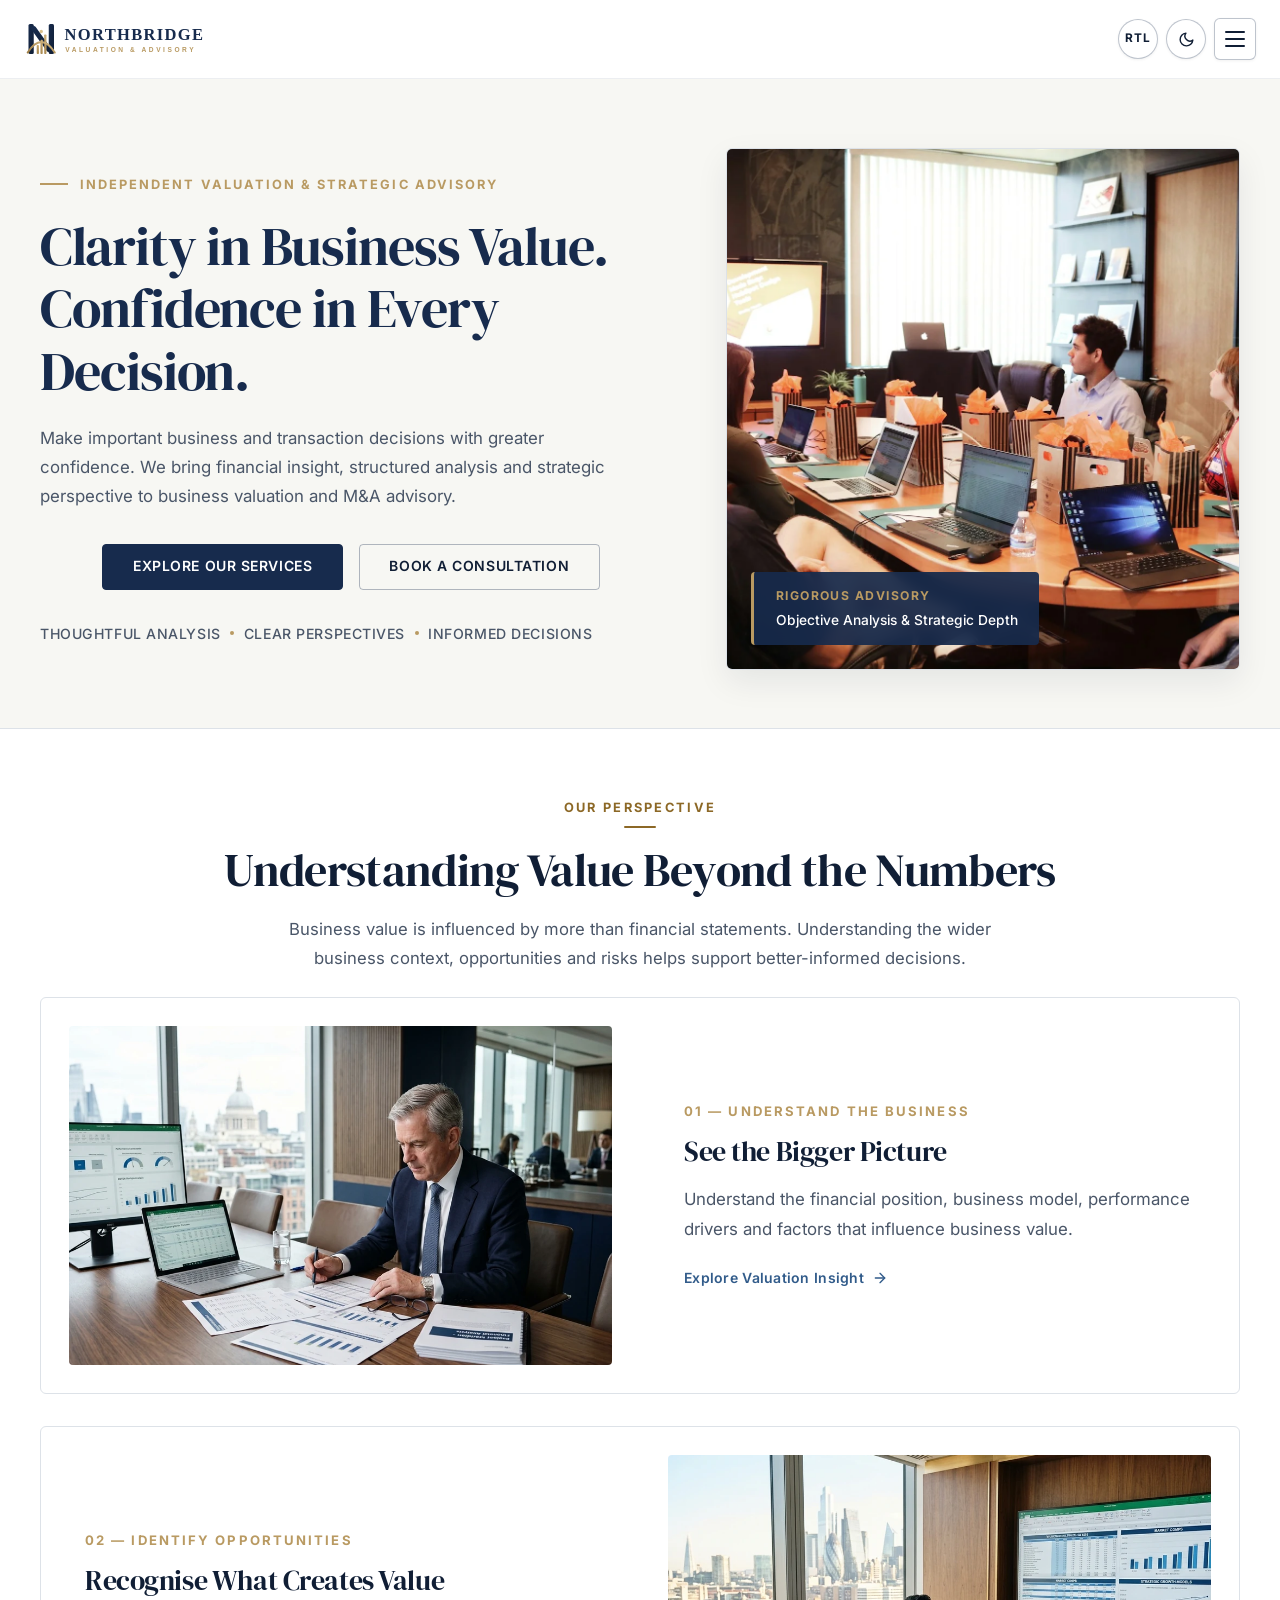
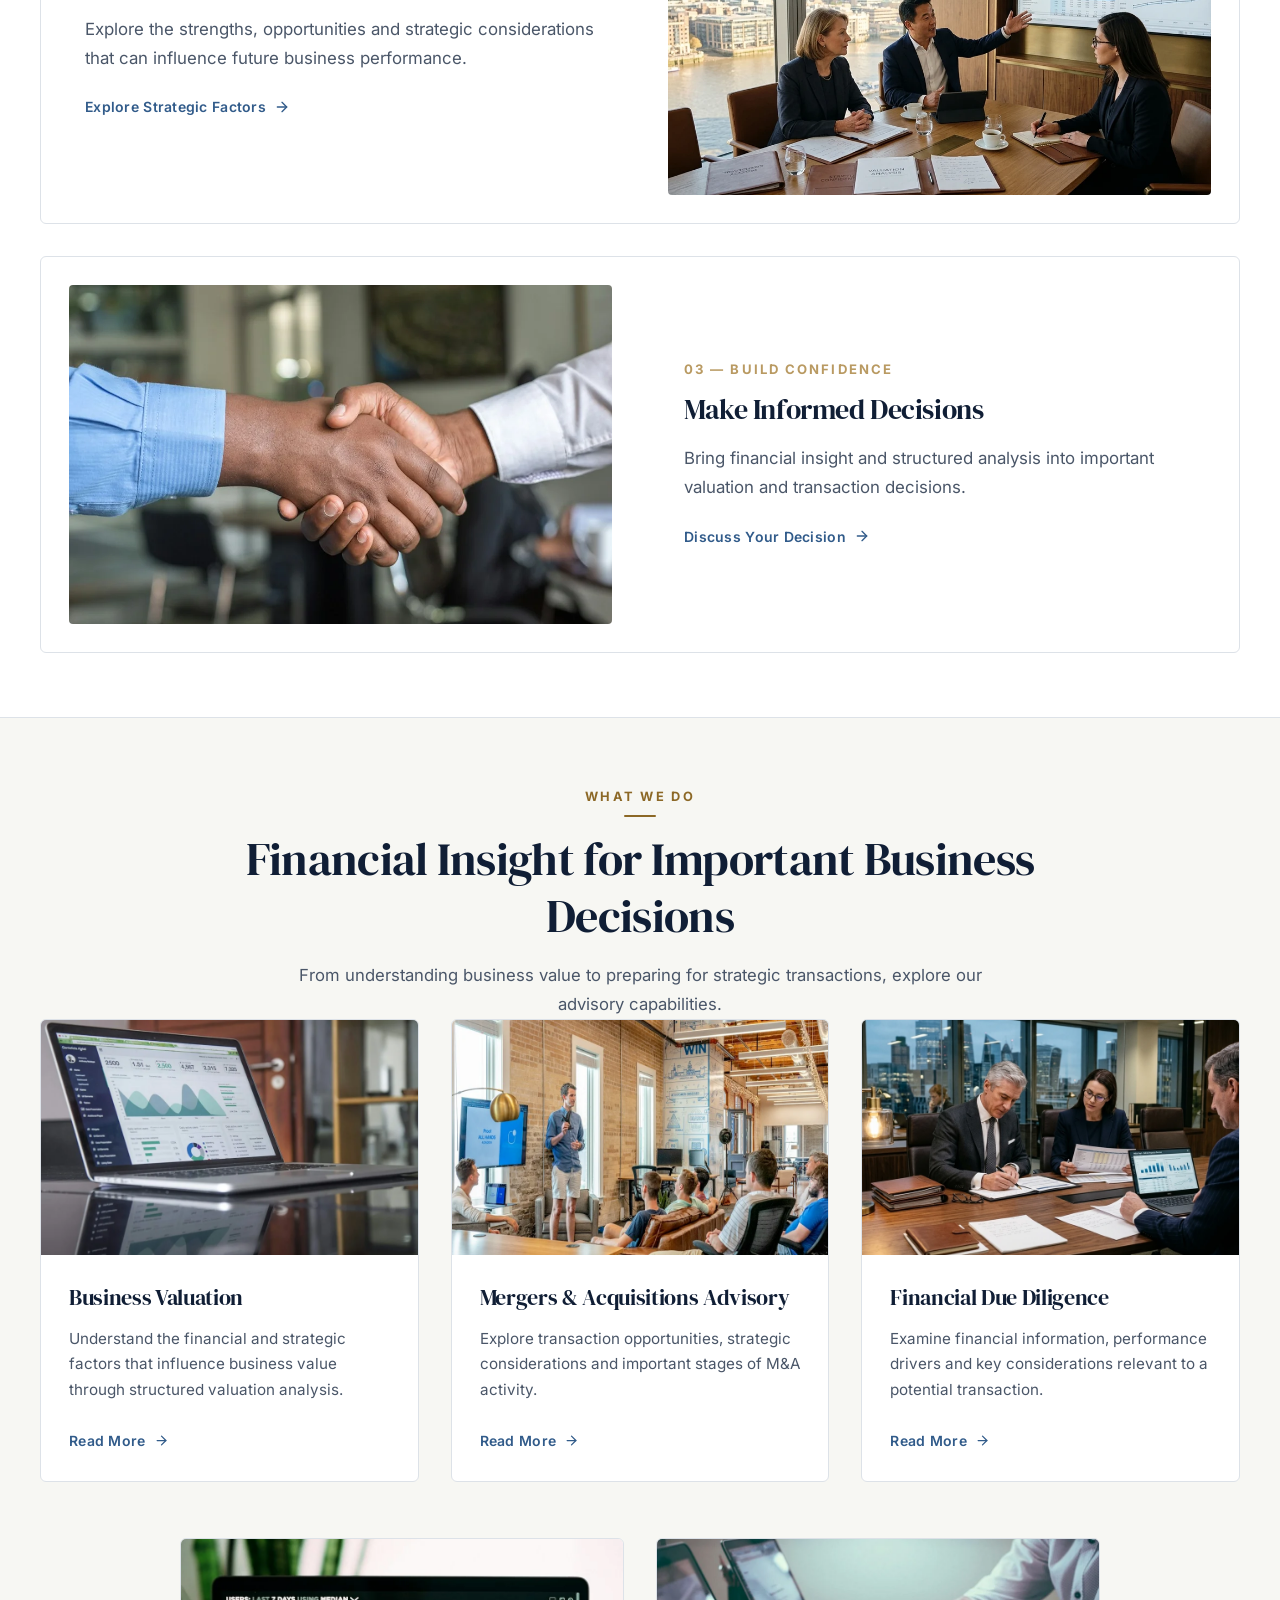
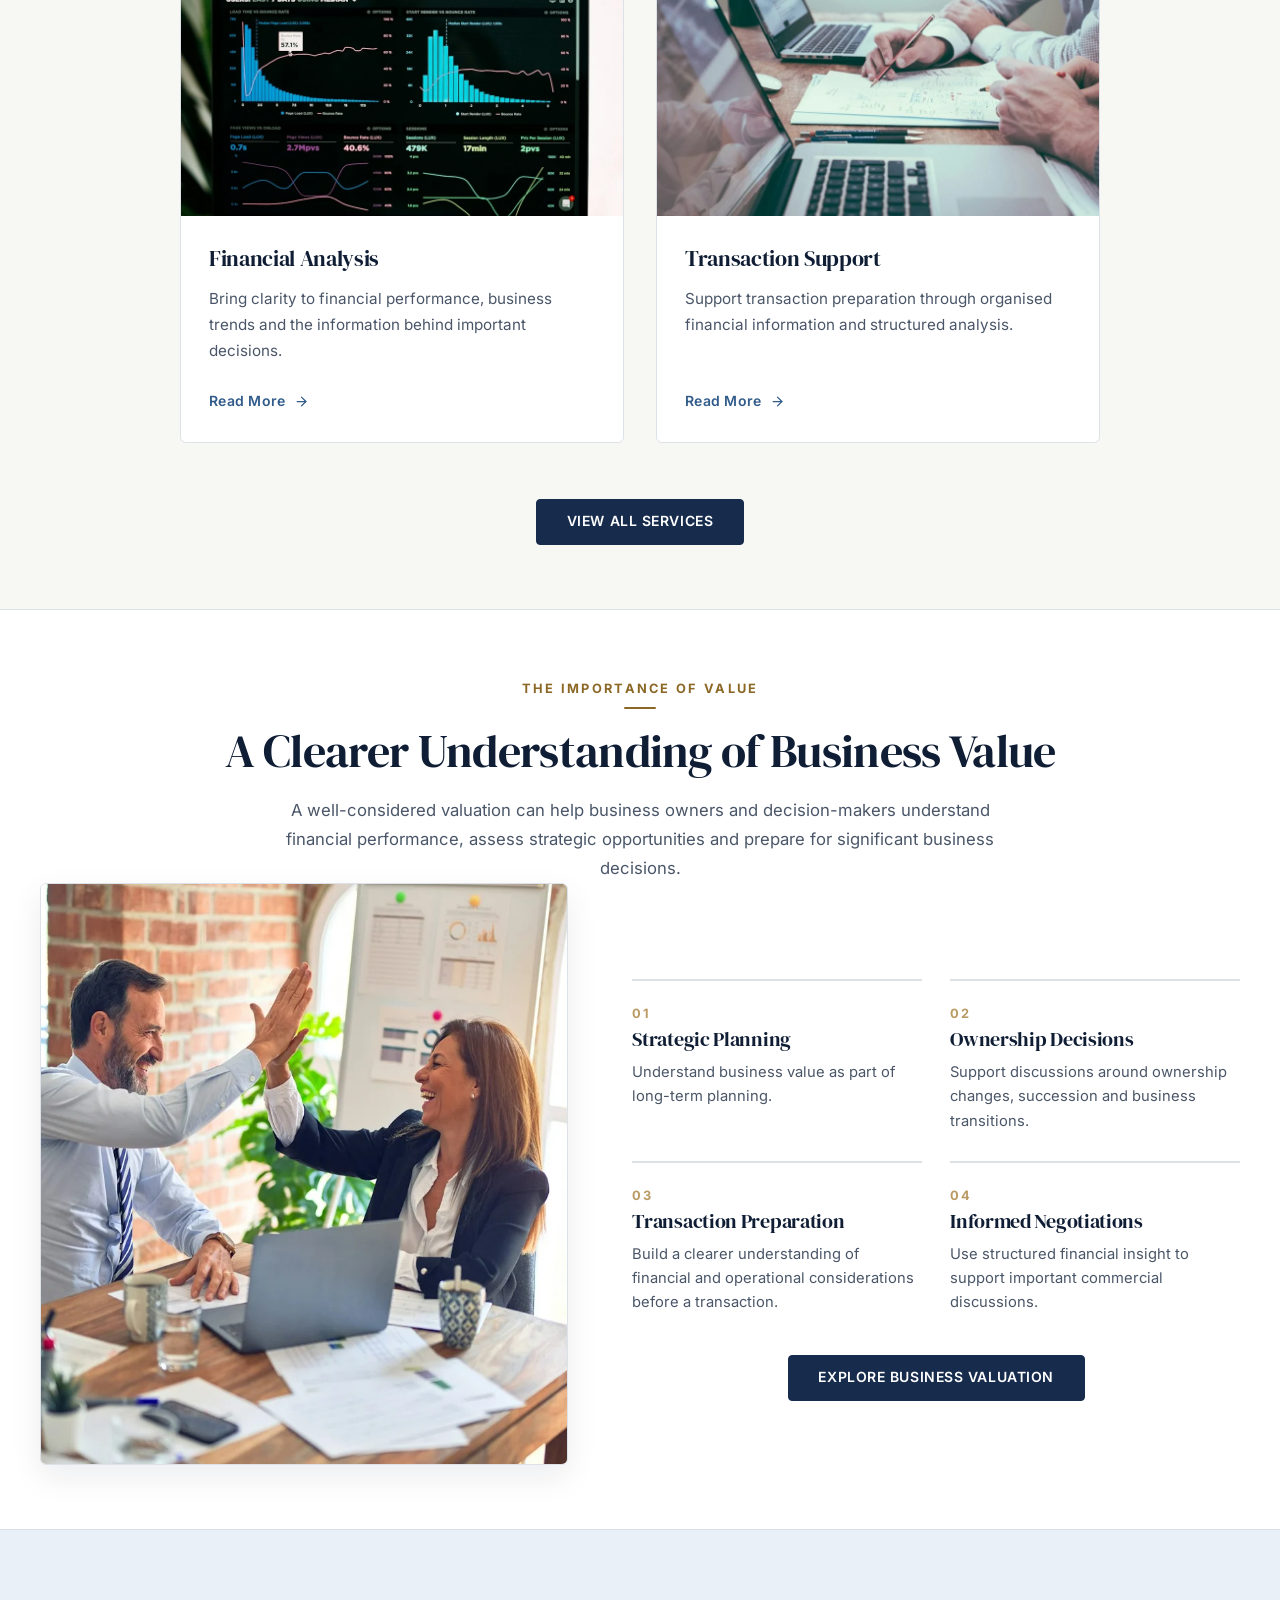
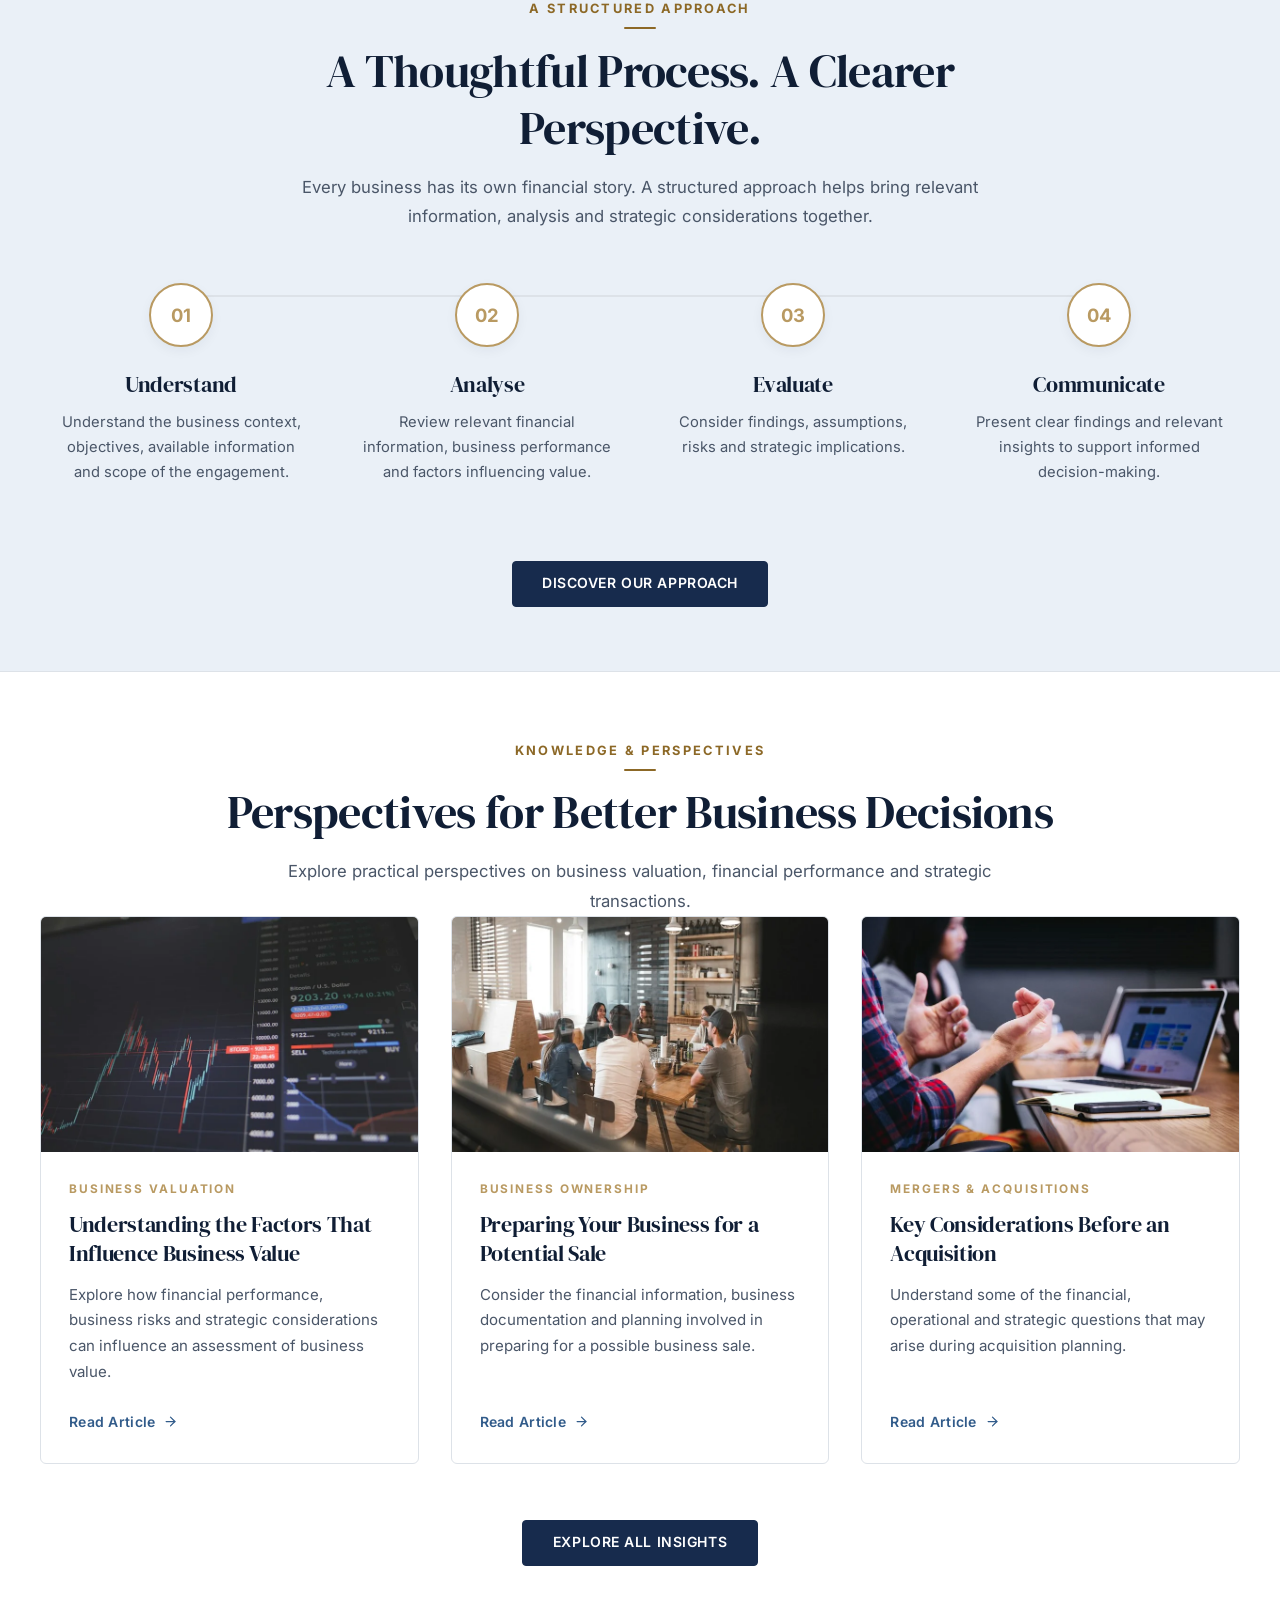
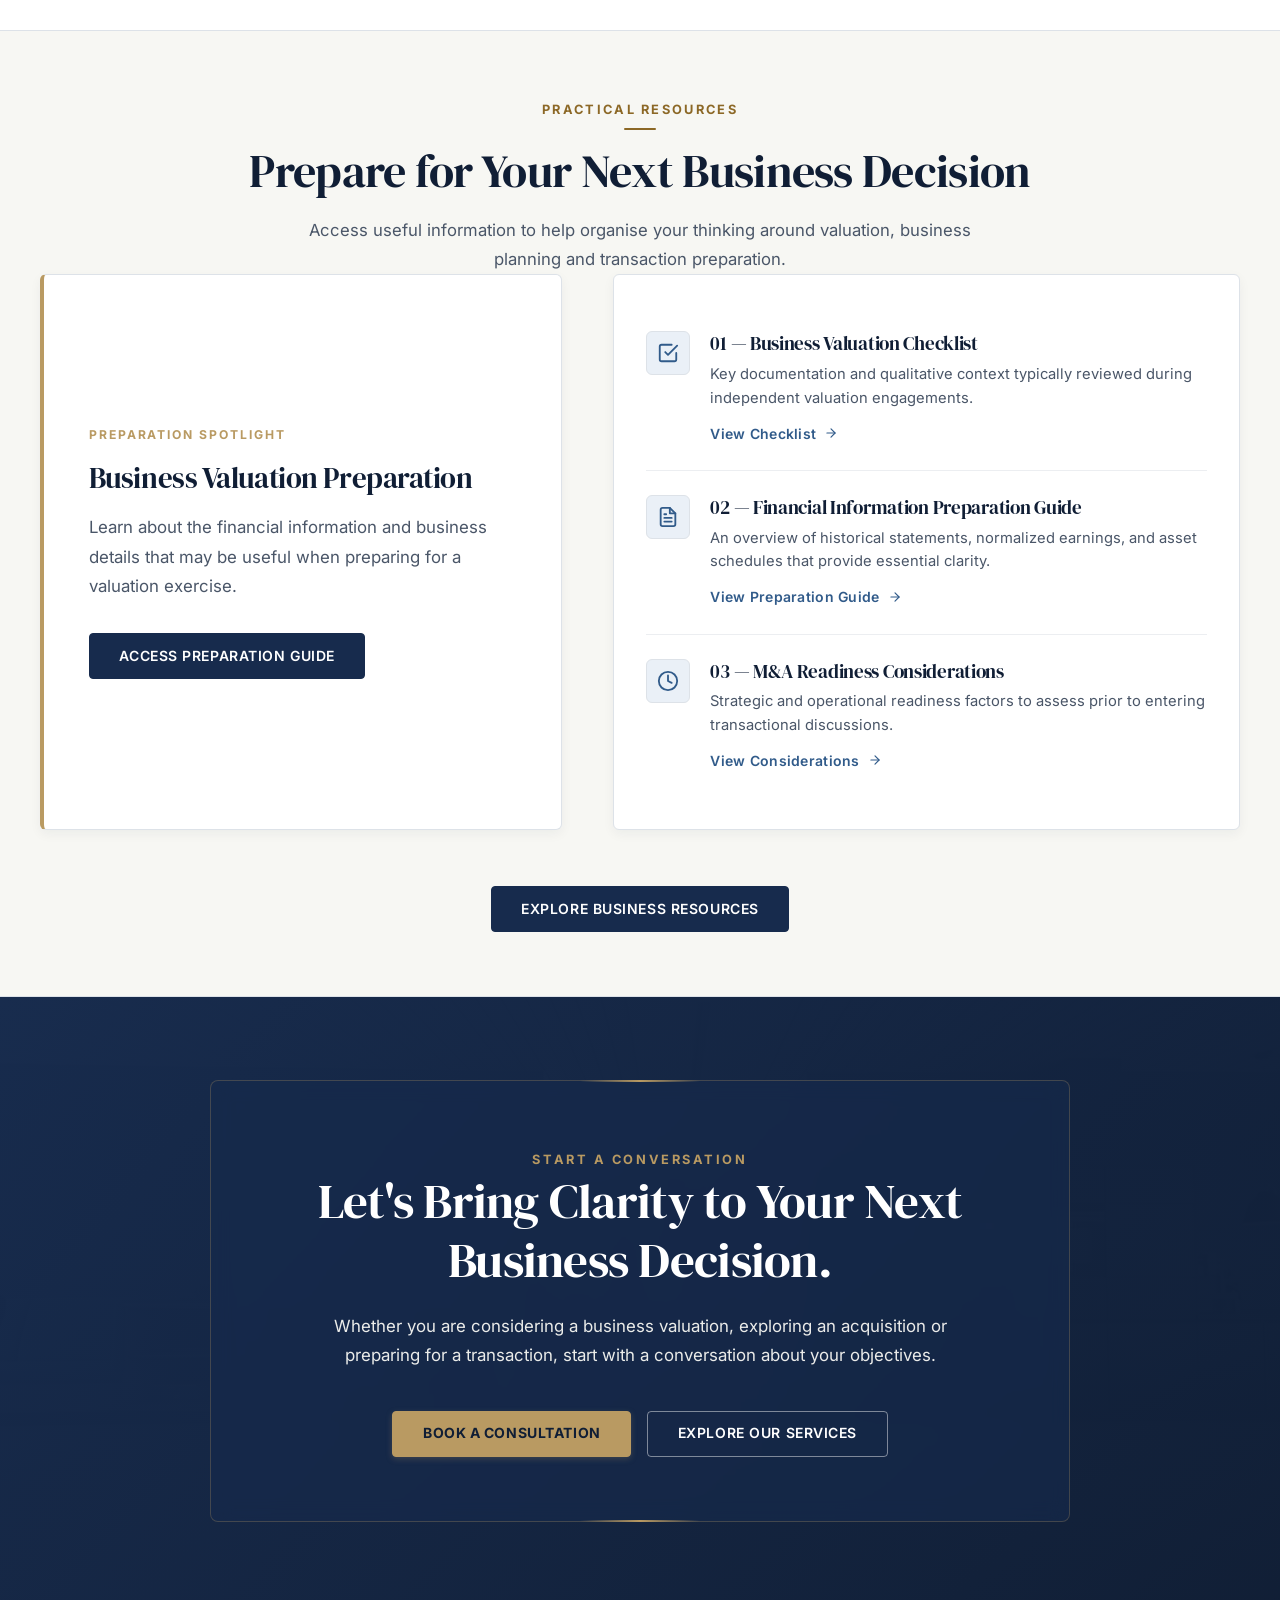
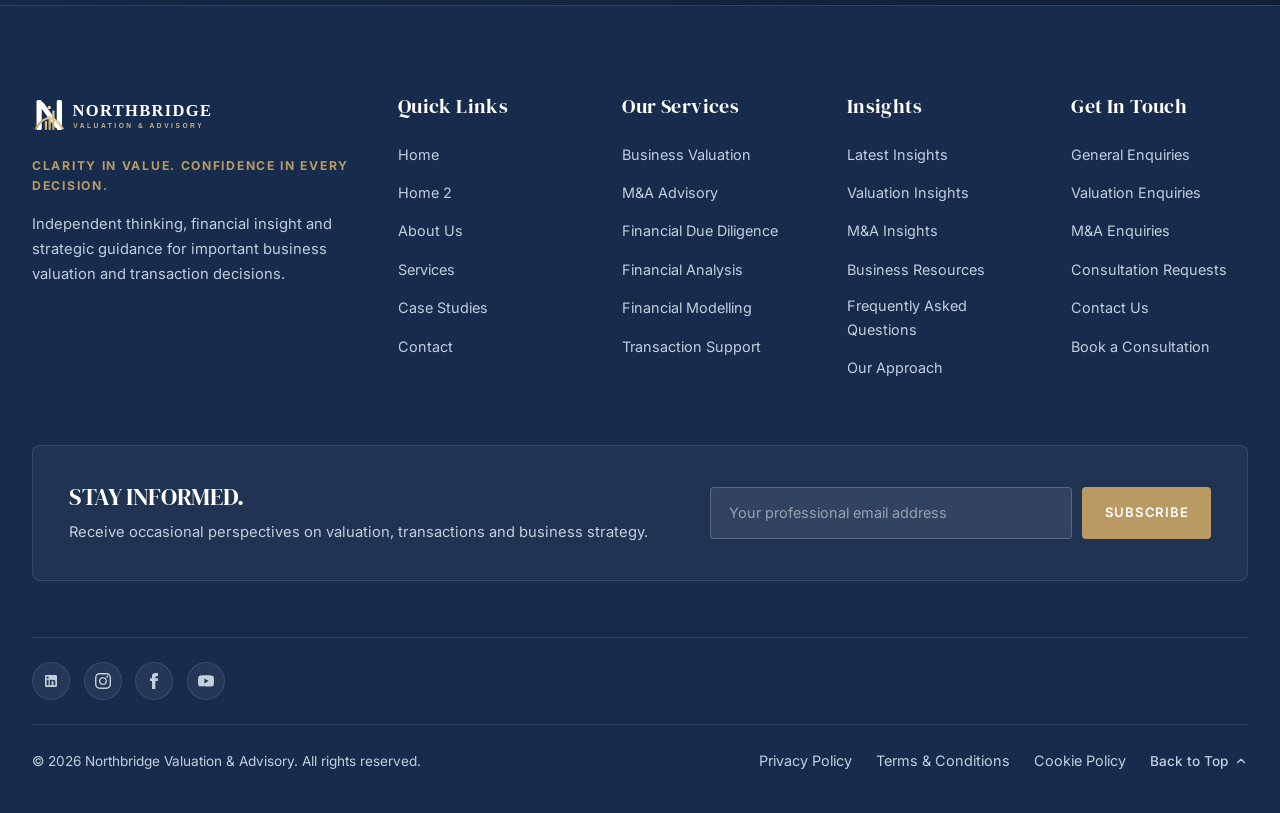
<file: index.html>
<!DOCTYPE html>
<html lang="en" dir="ltr">
<head>
  <meta charset="UTF-8">
  <meta name="viewport" content="width=device-width, initial-scale=1.0">
  <title>Northbridge Valuation &amp; Advisory | Business Valuation and M&amp;A Advisory</title>
  <meta name="description" content="Explore business valuation, M&amp;A advisory, financial analysis and transaction support with Northbridge Valuation &amp; Advisory.">

  <!-- Open Graph Metadata -->
  <meta property="og:title" content="Northbridge Valuation &amp; Advisory | Business Valuation and M&amp;A Advisory">
  <meta property="og:description" content="Explore business valuation, M&amp;A advisory, financial analysis and transaction support with Northbridge Valuation &amp; Advisory.">
  <meta property="og:type" content="website">
  <meta property="og:image" content="assets/images/index/home-hero.webp">

  <!-- Favicon -->
  <link rel="icon" type="image/svg+xml" href="assets/images/brand/favicon.svg">

  <!-- Pre-render Theme & Direction Script (Prevents flash of unstyled theme/direction) -->
  <script>
    (function () {
      try {
        var theme = localStorage.getItem('northbridge_theme');
        var dir = localStorage.getItem('northbridge_direction');
        if (theme === 'dark') {
          document.documentElement.setAttribute('data-theme', 'dark');
        } else {
          document.documentElement.removeAttribute('data-theme');
        }
        if (dir === 'rtl') {
          document.documentElement.setAttribute('dir', 'rtl');
          document.documentElement.setAttribute('lang', 'ar');
        } else {
          document.documentElement.setAttribute('dir', 'ltr');
          document.documentElement.setAttribute('lang', 'en');
        }
      } catch (e) {}
    })();
  </script>

  <!-- Local Stylesheets Only (Offline Ready, No External CDN) -->
  <link rel="stylesheet" href="assets/css/bootstrap.min.css">
  <link rel="stylesheet" href="assets/css/tailwind.css">
  <link rel="stylesheet" href="assets/css/main.css">
  <link rel="stylesheet" href="assets/css/home.css">
</head>
<body>

  <!-- ======================================================================
       HEADER / SHARED STICKY NAVBAR
       Height: Desktop 88px | Tablet 78px | Mobile 72px
       ====================================================================== -->
  <header class="nb-header" role="banner">
    <div class="nb-navbar-container">
      
      <!-- Brand Logo (Left) -->
      <a href="index.html" class="nb-brand-link" aria-label="Northbridge Valuation &amp; Advisory Homepage">
        <img src="assets/images/brand/logo.svg" alt="Northbridge Valuation &amp; Advisory" class="nb-brand-logo logo-light-mode" width="230" height="38">
        <img src="assets/images/brand/logo-white.svg" alt="Northbridge Valuation &amp; Advisory" class="nb-brand-logo logo-dark-mode" width="230" height="38">
      </a>

      <!-- Desktop Navigation Menu (Centre - 1281px+) -->
      <nav class="nb-desktop-nav" aria-label="Primary Navigation">
        <!-- 1. Home Dropdown -->
        <div class="nb-nav-item nb-dropdown">
          <a href="index.html" class="nb-nav-link active" id="homeDropdown" aria-haspopup="true" aria-expanded="false">
            <span>Home</span>
            <span class="nb-dropdown-icon" aria-hidden="true">&#9662;</span>
          </a>
          <ul class="nb-dropdown-menu" aria-labelledby="homeDropdown">
            <li class="nb-dropdown-item"><a href="index.html" class="nb-dropdown-link active">Home 1</a></li>
            <li class="nb-dropdown-item"><a href="home2.html" class="nb-dropdown-link">Home 2</a></li>
          </ul>
        </div>

        <!-- 2. About -->
        <div class="nb-nav-item">
          <a href="about.html" class="nb-nav-link">About</a>
        </div>

        <!-- 3. Services (Direct link, NO dropdown, NO dropdown arrow) -->
        <div class="nb-nav-item">
          <a href="services.html" class="nb-nav-link">Services</a>
        </div>

        <!-- 4. Case Studies -->
        <div class="nb-nav-item">
          <a href="case-studies.html" class="nb-nav-link">Case Studies</a>
        </div>

        <!-- 5. Insights Dropdown -->
        <div class="nb-nav-item nb-dropdown">
          <a href="blog.html" class="nb-nav-link" id="insightsDropdown" aria-haspopup="true" aria-expanded="false">
            <span>Insights</span>
            <span class="nb-dropdown-icon" aria-hidden="true">&#9662;</span>
          </a>
          <ul class="nb-dropdown-menu" aria-labelledby="insightsDropdown">
            <li class="nb-dropdown-item"><a href="blog.html" class="nb-dropdown-link">Latest Insights / Blog</a></li>
            <li class="nb-dropdown-item"><a href="resources.html" class="nb-dropdown-link">Business Resources</a></li>
          </ul>
        </div>

        <!-- 6. FAQ -->
        <div class="nb-nav-item">
          <a href="faq.html" class="nb-nav-link">FAQ</a>
        </div>

        <!-- 7. Contact -->
        <div class="nb-nav-item">
          <a href="contact.html" class="nb-nav-link">Contact</a>
        </div>
      </nav>

      <!-- Desktop Right Controls (EXACT ORDER: 1. LTR/RTL, 2. Dark/Light, 3. Book a Consultation) -->
      <div class="nb-desktop-controls">
        <!-- 1. LTR / RTL Toggle -->
        <button type="button" class="nb-icon-btn dir-toggle-btn" id="dir-toggle" aria-label="Switch to RTL layout">
          <span class="nb-dir-label">RTL</span>
        </button>

        <!-- 2. Dark Mode / Light Mode Toggle -->
        <button type="button" class="nb-icon-btn theme-toggle-btn" id="theme-toggle" aria-label="Switch to dark mode">
          <!-- Sun Icon (for dark theme active) -->
          <svg class="icon-sun" width="18" height="18" viewBox="0 0 24 24" fill="none" stroke="currentColor" stroke-width="2" stroke-linecap="round" stroke-linejoin="round" style="display: none;" aria-hidden="true">
            <circle cx="12" cy="12" r="5"></circle>
            <line x1="12" y1="1" x2="12" y2="3"></line>
            <line x1="12" y1="21" x2="12" y2="23"></line>
            <line x1="4.22" y1="4.22" x2="5.64" y2="5.64"></line>
            <line x1="18.36" y1="18.36" x2="19.78" y2="19.78"></line>
            <line x1="1" y1="12" x2="3" y2="12"></line>
            <line x1="21" y1="12" x2="23" y2="12"></line>
            <line x1="4.22" y1="19.78" x2="5.64" y2="18.36"></line>
            <line x1="18.36" y1="5.64" x2="19.78" y2="4.22"></line>
          </svg>
          <!-- Moon Icon (for light theme active) -->
          <svg class="icon-moon" width="18" height="18" viewBox="0 0 24 24" fill="none" stroke="currentColor" stroke-width="2" stroke-linecap="round" stroke-linejoin="round" aria-hidden="true">
            <path d="M21 12.79A9 9 0 1 1 11.21 3 7 7 0 0 0 21 12.79z"></path>
          </svg>
        </button>

        <!-- 3. BOOK A CONSULTATION Button -->
        <a href="contact.html#consultation" class="nb-nav-cta">Book a Consultation</a>
      </div>

      <!-- Mobile & Tablet Controls Bar (Logo on left, Dark + RTL + Hamburger on right) -->
      <div class="nb-mobile-controls">
        <button type="button" class="nb-icon-btn dir-toggle-btn" aria-label="Toggle text direction">
          <span class="nb-dir-label">RTL</span>
        </button>
        <button type="button" class="nb-icon-btn theme-toggle-btn" aria-label="Toggle dark mode">
          <svg class="icon-sun" width="17" height="17" viewBox="0 0 24 24" fill="none" stroke="currentColor" stroke-width="2" stroke-linecap="round" stroke-linejoin="round" style="display: none;" aria-hidden="true">
            <circle cx="12" cy="12" r="5"></circle>
            <line x1="12" y1="1" x2="12" y2="3"></line>
            <line x1="12" y1="21" x2="12" y2="23"></line>
            <line x1="4.22" y1="4.22" x2="5.64" y2="5.64"></line>
            <line x1="18.36" y1="18.36" x2="19.78" y2="19.78"></line>
            <line x1="1" y1="12" x2="3" y2="12"></line>
            <line x1="21" y1="12" x2="23" y2="12"></line>
            <line x1="4.22" y1="19.78" x2="5.64" y2="18.36"></line>
            <line x1="18.36" y1="5.64" x2="19.78" y2="4.22"></line>
          </svg>
          <svg class="icon-moon" width="17" height="17" viewBox="0 0 24 24" fill="none" stroke="currentColor" stroke-width="2" stroke-linecap="round" stroke-linejoin="round" aria-hidden="true">
            <path d="M21 12.79A9 9 0 1 1 11.21 3 7 7 0 0 0 21 12.79z"></path>
          </svg>
        </button>
        <button type="button" class="nb-hamburger-btn" aria-label="Open navigation drawer" aria-expanded="false" aria-controls="mobileDrawer">
          <span class="nb-hamburger-bar"></span>
          <span class="nb-hamburger-bar"></span>
          <span class="nb-hamburger-bar"></span>
        </button>
      </div>

    </div>
  </header>

  <!-- ======================================================================
       MOBILE & TABLET FULL NAVIGATION DRAWER
       Contains ALL navigation items, dropdowns, controls & consultation button
       ====================================================================== -->
  <div class="nb-drawer-backdrop" aria-hidden="true"></div>
  <aside class="nb-drawer" id="mobileDrawer" role="dialog" aria-modal="true" aria-label="Mobile Navigation Menu">
    <div class="nb-drawer-header">
      <a href="index.html" class="nb-brand-link" aria-label="Northbridge Valuation &amp; Advisory Homepage">
        <img src="assets/images/brand/logo.svg" alt="Northbridge Valuation &amp; Advisory" class="nb-brand-logo logo-light-mode" width="190" height="32">
        <img src="assets/images/brand/logo-white.svg" alt="Northbridge Valuation &amp; Advisory" class="nb-brand-logo logo-dark-mode" width="190" height="32">
      </a>
      <button type="button" class="nb-drawer-close-btn" aria-label="Close navigation menu">
        <svg width="20" height="20" viewBox="0 0 24 24" fill="none" stroke="currentColor" stroke-width="2" stroke-linecap="round" stroke-linejoin="round" aria-hidden="true">
          <line x1="18" y1="6" x2="6" y2="18"></line>
          <line x1="6" y1="6" x2="18" y2="18"></line>
        </svg>
      </button>
    </div>

    <div class="nb-drawer-body">
      <ul class="nb-drawer-nav">
        <!-- Home Accordion -->
        <li class="nb-drawer-item">
          <button type="button" class="nb-drawer-link nb-drawer-toggle-btn" data-target="drawerHomeSubnav" aria-expanded="false">
            <span>Home</span>
            <span class="nb-drawer-toggle-icon" aria-hidden="true">&#9662;</span>
          </button>
          <ul class="nb-drawer-subnav" id="drawerHomeSubnav">
            <li><a href="index.html" class="nb-drawer-sublink active">Home 1</a></li>
            <li><a href="home2.html" class="nb-drawer-sublink">Home 2</a></li>
          </ul>
        </li>

        <!-- About -->
        <li class="nb-drawer-item">
          <a href="about.html" class="nb-drawer-link">About</a>
        </li>

        <!-- Services (Direct Link) -->
        <li class="nb-drawer-item">
          <a href="services.html" class="nb-drawer-link">Services</a>
        </li>

        <!-- Case Studies -->
        <li class="nb-drawer-item">
          <a href="case-studies.html" class="nb-drawer-link">Case Studies</a>
        </li>

        <!-- Insights Accordion -->
        <li class="nb-drawer-item">
          <button type="button" class="nb-drawer-link nb-drawer-toggle-btn" data-target="drawerInsightsSubnav" aria-expanded="false">
            <span>Insights</span>
            <span class="nb-drawer-toggle-icon" aria-hidden="true">&#9662;</span>
          </button>
          <ul class="nb-drawer-subnav" id="drawerInsightsSubnav">
            <li><a href="blog.html" class="nb-drawer-sublink">Latest Insights / Blog</a></li>
            <li><a href="resources.html" class="nb-drawer-sublink">Business Resources</a></li>
          </ul>
        </li>

        <!-- FAQ -->
        <li class="nb-drawer-item">
          <a href="faq.html" class="nb-drawer-link">FAQ</a>
        </li>

        <!-- Contact -->
        <li class="nb-drawer-item">
          <a href="contact.html" class="nb-drawer-link">Contact</a>
        </li>
      </ul>

      <!-- Drawer Controls & Action Buttons -->
      <div class="nb-drawer-footer">
        <div class="nb-drawer-toggles-row">
          <button type="button" class="nb-drawer-toggle-item dir-toggle-btn" aria-label="Toggle layout direction">
            <span class="dir-text-label">RTL Layout</span>
          </button>
          <button type="button" class="nb-drawer-toggle-item theme-toggle-btn" aria-label="Toggle dark mode">
            <span class="theme-text-label">Dark Mode</span>
          </button>
        </div>
        <a href="contact.html#consultation" class="nb-btn nb-btn-gold nb-drawer-cta">Book a Consultation</a>
      </div>
    </div>
  </aside>

  <!-- ======================================================================
       MAIN HOMEPAGE CONTENT (EXACTLY 8 UNIQUE SECTIONS)
       ====================================================================== -->
  <main id="main-content">

    <!-- --------------------------------------------------------------------
         SECTION 01: #home-hero (Premium Hero)
         Soft ivory background, navy typography, small muted-gold decorative accent,
         two-column desktop, realistic corporate photography, centered CTA group.
         -------------------------------------------------------------------- -->
    <section id="home-hero" class="nb-section" aria-labelledby="hero-heading">
      <div class="nb-container">
        <div class="hero-grid">
          
          <!-- Left Column: Content & CTAs -->
          <div class="hero-content">
            <div class="hero-eyebrow-wrap">
              <span class="hero-gold-line" aria-hidden="true"></span>
              <span class="hero-eyebrow">INDEPENDENT VALUATION &amp; STRATEGIC ADVISORY</span>
            </div>

            <h1 id="hero-heading" class="hero-title">
              Clarity in Business Value.<br>Confidence in Every Decision.
            </h1>

            <p class="hero-description">
              Make important business and transaction decisions with greater confidence. We bring financial insight, structured analysis and strategic perspective to business valuation and M&amp;A advisory.
            </p>

            <!-- Centred CTA group -->
            <div class="hero-cta-wrapper">
              <div class="cta-group-centred">
                <a href="services.html" class="nb-btn nb-btn-primary">Explore Our Services</a>
                <a href="contact.html#consultation" class="nb-btn nb-btn-outline">Book a Consultation</a>
              </div>
            </div>

            <div class="hero-supporting-line">
              <span>Thoughtful analysis</span>
              <span class="hero-supporting-dot" aria-hidden="true"></span>
              <span>Clear perspectives</span>
              <span class="hero-supporting-dot" aria-hidden="true"></span>
              <span>Informed decisions</span>
            </div>
          </div>

          <!-- Right Column: Professional Corporate Photograph -->
          <div class="hero-media">
            <div class="hero-image-frame">
              <img 
                src="assets/images/index/home-hero.webp" 
                alt="Northbridge advisory executives discussing strategic business valuation and M&amp;A advisory in a modern corporate boardroom" 
                class="hero-image"
                width="800"
                height="533"
                loading="eager"
                fetchpriority="high"
              >
              <div class="hero-badge">
                <div class="hero-badge-title">Rigorous Advisory</div>
                <p class="hero-badge-sub">Objective Analysis &amp; Strategic Depth</p>
              </div>
            </div>
          </div>

        </div>
      </div>
    </section>

    <!-- --------------------------------------------------------------------
         SECTION 02: #our-perspective (Introduction / Value Proposition)
         Background: White. Centred section intro, 3 clean content blocks,
         alternating editorial composition (not generic repeated cards).
         -------------------------------------------------------------------- -->
    <section id="our-perspective" class="nb-section" aria-labelledby="perspective-heading">
      <div class="nb-container">
        
        <!-- Centred Section Header -->
        <div class="text-center">
          <span class="section-eyebrow">OUR PERSPECTIVE</span>
          <h2 id="perspective-heading" class="section-heading">Understanding Value Beyond the Numbers</h2>
          <p class="section-intro">
            Business value is influenced by more than financial statements. Understanding the wider business context, opportunities and risks helps support better-informed decisions.
          </p>
        </div>

        <!-- Three Clean Editorial Content Blocks -->
        <div class="perspective-list">
          
          <!-- Block 01 -->
          <article class="perspective-block">
            <div class="perspective-image-wrap">
              <img 
                src="assets/images/index/value-understand.webp" 
                alt="Senior corporate finance valuation advisor reviewing financial performance models and analytics in sunlit office" 
                class="perspective-image"
                width="600"
                height="375"
                loading="lazy"
              >
            </div>
            <div class="perspective-text">
              <span class="perspective-step-num">01 — UNDERSTAND THE BUSINESS</span>
              <h3 class="perspective-heading">See the Bigger Picture</h3>
              <p class="perspective-desc">
                Understand the financial position, business model, performance drivers and factors that influence business value.
              </p>
              <div>
                <a href="services.html#business-valuation" class="nb-arrow-link">
                  <span>Explore Valuation Insight</span>
                  <svg width="16" height="16" viewBox="0 0 24 24" fill="none" stroke="currentColor" stroke-width="2" stroke-linecap="round" stroke-linejoin="round" class="icon-flip-rtl" aria-hidden="true">
                    <line x1="5" y1="12" x2="19" y2="12"></line>
                    <polyline points="12 5 19 12 12 19"></polyline>
                  </svg>
                </a>
              </div>
            </div>
          </article>

          <!-- Block 02 (Reversed Composition) -->
          <article class="perspective-block reversed">
            <div class="perspective-image-wrap">
              <img 
                src="assets/images/index/value-opportunity.webp" 
                alt="Senior corporate advisory leaders and valuation analysts examining enterprise valuation multiples and strategic growth opportunities" 
                class="perspective-image"
                width="600"
                height="375"
                loading="lazy"
              >
            </div>
            <div class="perspective-text">
              <span class="perspective-step-num">02 — IDENTIFY OPPORTUNITIES</span>
              <h3 class="perspective-heading">Recognise What Creates Value</h3>
              <p class="perspective-desc">
                Explore the strengths, opportunities and strategic considerations that can influence future business performance.
              </p>
              <div>
                <a href="services.html#ma-advisory" class="nb-arrow-link">
                  <span>Explore Strategic Factors</span>
                  <svg width="16" height="16" viewBox="0 0 24 24" fill="none" stroke="currentColor" stroke-width="2" stroke-linecap="round" stroke-linejoin="round" class="icon-flip-rtl" aria-hidden="true">
                    <line x1="5" y1="12" x2="19" y2="12"></line>
                    <polyline points="12 5 19 12 12 19"></polyline>
                  </svg>
                </a>
              </div>
            </div>
          </article>

          <!-- Block 03 -->
          <article class="perspective-block">
            <div class="perspective-image-wrap">
              <img 
                src="assets/images/index/value-confidence.webp" 
                alt="Executives reaching informed agreement based on structured financial valuation analysis" 
                class="perspective-image"
                width="600"
                height="375"
                loading="lazy"
              >
            </div>
            <div class="perspective-text">
              <span class="perspective-step-num">03 — BUILD CONFIDENCE</span>
              <h3 class="perspective-heading">Make Informed Decisions</h3>
              <p class="perspective-desc">
                Bring financial insight and structured analysis into important valuation and transaction decisions.
              </p>
              <div>
                <a href="contact.html#consultation" class="nb-arrow-link">
                  <span>Discuss Your Decision</span>
                  <svg width="16" height="16" viewBox="0 0 24 24" fill="none" stroke="currentColor" stroke-width="2" stroke-linecap="round" stroke-linejoin="round" class="icon-flip-rtl" aria-hidden="true">
                    <line x1="5" y1="12" x2="19" y2="12"></line>
                    <polyline points="12 5 19 12 12 19"></polyline>
                  </svg>
                </a>
              </div>
            </div>
          </article>

        </div>

      </div>
    </section>

    <!-- --------------------------------------------------------------------
         SECTION 03: #featured-services (Core Services)
         Background: Soft Ivory #F7F7F3. Centred intro.
         Refined Asymmetric Layout: 3 items in row 1, 2 balanced in row 2.
         Unique images for all 5 services, subtle hover, centred CTA.
         -------------------------------------------------------------------- -->
    <section id="featured-services" class="nb-section" aria-labelledby="services-heading">
      <div class="nb-container">
        
        <!-- Centred Section Header -->
        <div class="text-center">
          <span class="section-eyebrow">WHAT WE DO</span>
          <h2 id="services-heading" class="section-heading">Financial Insight for Important Business Decisions</h2>
          <p class="section-intro">
            From understanding business value to preparing for strategic transactions, explore our advisory capabilities.
          </p>
        </div>

        <!-- Row 1: 3 Items -->
        <div class="services-grid">
          
          <!-- Service 01: Business Valuation -->
          <article class="service-card">
            <div class="service-card-media">
              <img 
                src="assets/images/index/advisory-valuation.webp" 
                alt="Business Valuation analytical modelling and documentation" 
                class="service-card-img"
                width="450"
                height="280"
                loading="lazy"
              >
            </div>
            <div class="service-card-body">
              <h3 class="service-card-title">Business Valuation</h3>
              <p class="service-card-desc">
                Understand the financial and strategic factors that influence business value through structured valuation analysis.
              </p>
              <div>
                <a href="services.html#business-valuation" class="nb-arrow-link">
                  <span>Read More</span>
                  <svg width="15" height="15" viewBox="0 0 24 24" fill="none" stroke="currentColor" stroke-width="2" stroke-linecap="round" stroke-linejoin="round" class="icon-flip-rtl" aria-hidden="true">
                    <line x1="5" y1="12" x2="19" y2="12"></line>
                    <polyline points="12 5 19 12 12 19"></polyline>
                  </svg>
                </a>
              </div>
            </div>
          </article>

          <!-- Service 02: Mergers & Acquisitions Advisory -->
          <article class="service-card">
            <div class="service-card-media">
              <img 
                src="assets/images/index/advisory-mergers.webp" 
                alt="Mergers and Acquisitions advisory consultation and strategic transaction negotiations" 
                class="service-card-img"
                width="450"
                height="280"
                loading="lazy"
              >
            </div>
            <div class="service-card-body">
              <h3 class="service-card-title">Mergers &amp; Acquisitions Advisory</h3>
              <p class="service-card-desc">
                Explore transaction opportunities, strategic considerations and important stages of M&amp;A activity.
              </p>
              <div>
                <a href="services.html#ma-advisory" class="nb-arrow-link">
                  <span>Read More</span>
                  <svg width="15" height="15" viewBox="0 0 24 24" fill="none" stroke="currentColor" stroke-width="2" stroke-linecap="round" stroke-linejoin="round" class="icon-flip-rtl" aria-hidden="true">
                    <line x1="5" y1="12" x2="19" y2="12"></line>
                    <polyline points="12 5 19 12 12 19"></polyline>
                  </svg>
                </a>
              </div>
            </div>
          </article>

          <!-- Service 03: Financial Due Diligence -->
          <article class="service-card">
            <div class="service-card-media">
              <img 
                src="assets/images/index/advisory-diligence.webp" 
                alt="Senior financial due diligence advisors and forensic accountants conducting quality of earnings review with audit binders and financial models" 
                class="service-card-img"
                width="450"
                height="280"
                loading="lazy"
              >
            </div>
            <div class="service-card-body">
              <h3 class="service-card-title">Financial Due Diligence</h3>
              <p class="service-card-desc">
                Examine financial information, performance drivers and key considerations relevant to a potential transaction.
              </p>
              <div>
                <a href="services.html#financial-due-diligence" class="nb-arrow-link">
                  <span>Read More</span>
                  <svg width="15" height="15" viewBox="0 0 24 24" fill="none" stroke="currentColor" stroke-width="2" stroke-linecap="round" stroke-linejoin="round" class="icon-flip-rtl" aria-hidden="true">
                    <line x1="5" y1="12" x2="19" y2="12"></line>
                    <polyline points="12 5 19 12 12 19"></polyline>
                  </svg>
                </a>
              </div>
            </div>
          </article>

        </div>

        <!-- Row 2: 2 Balanced Items -->
        <div class="services-grid-row-two">
          
          <!-- Service 04: Financial Analysis -->
          <article class="service-card">
            <div class="service-card-media">
              <img 
                src="assets/images/index/advisory-approach.webp" 
                alt="Corporate financial analysis and analytical clarity for business decisions" 
                class="service-card-img"
                width="450"
                height="280"
                loading="lazy"
              >
            </div>
            <div class="service-card-body">
              <h3 class="service-card-title">Financial Analysis</h3>
              <p class="service-card-desc">
                Bring clarity to financial performance, business trends and the information behind important decisions.
              </p>
              <div>
                <a href="services.html#financial-analysis" class="nb-arrow-link">
                  <span>Read More</span>
                  <svg width="15" height="15" viewBox="0 0 24 24" fill="none" stroke="currentColor" stroke-width="2" stroke-linecap="round" stroke-linejoin="round" class="icon-flip-rtl" aria-hidden="true">
                    <line x1="5" y1="12" x2="19" y2="12"></line>
                    <polyline points="12 5 19 12 12 19"></polyline>
                  </svg>
                </a>
              </div>
            </div>
          </article>

          <!-- Service 05: Transaction Support -->
          <article class="service-card">
            <div class="service-card-media">
              <img 
                src="assets/images/index/advisory-transaction.webp" 
                alt="Transaction support documentation and structured deal closing execution" 
                class="service-card-img"
                width="450"
                height="280"
                loading="lazy"
              >
            </div>
            <div class="service-card-body">
              <h3 class="service-card-title">Transaction Support</h3>
              <p class="service-card-desc">
                Support transaction preparation through organised financial information and structured analysis.
              </p>
              <div>
                <a href="services.html#transaction-support" class="nb-arrow-link">
                  <span>Read More</span>
                  <svg width="15" height="15" viewBox="0 0 24 24" fill="none" stroke="currentColor" stroke-width="2" stroke-linecap="round" stroke-linejoin="round" class="icon-flip-rtl" aria-hidden="true">
                    <line x1="5" y1="12" x2="19" y2="12"></line>
                    <polyline points="12 5 19 12 12 19"></polyline>
                  </svg>
                </a>
              </div>
            </div>
          </article>

        </div>

        <!-- Centred CTA Group -->
        <div class="cta-group-centred">
          <a href="services.html" class="nb-btn nb-btn-primary">View All Services</a>
        </div>

      </div>
    </section>

    <!-- --------------------------------------------------------------------
         SECTION 04: #why-valuation-matters (Why Business Valuation Matters)
         Background: White. Two-column editorial layout.
         Left: Large professional photograph. Right: Heading, explanation, 4 points.
         Centred CTA group.
         -------------------------------------------------------------------- -->
    <section id="why-valuation-matters" class="nb-section" aria-labelledby="why-heading">
      <div class="nb-container">
        
        <!-- Centred Section Header -->
        <div class="text-center">
          <span class="section-eyebrow">THE IMPORTANCE OF VALUE</span>
          <h2 id="why-heading" class="section-heading">A Clearer Understanding of Business Value</h2>
          <p class="section-intro">
            A well-considered valuation can help business owners and decision-makers understand financial performance, assess strategic opportunities and prepare for significant business decisions.
          </p>
        </div>

        <div class="matters-editorial-grid">
          
          <!-- Left Column: Large Professional Photograph with Gold Accent -->
          <div class="matters-image-col">
            <div class="matters-image-frame">
              <div class="matters-gold-accent-box" aria-hidden="true"></div>
              <img 
                src="assets/images/index/business-milestones.webp" 
                alt="Corporate leadership team reviewing enterprise valuation performance and long-term milestones" 
                class="matters-image"
                width="600"
                height="425"
                loading="lazy"
              >
            </div>
          </div>

          <!-- Right Column: Four Critical Decision Points -->
          <div class="matters-content-col">
            <div class="matters-points-list">
              
              <!-- Point 01 -->
              <div class="matters-point-item">
                <span class="matters-point-num">01</span>
                <h3 class="matters-point-title">Strategic Planning</h3>
                <p class="matters-point-desc">
                  Understand business value as part of long-term planning.
                </p>
              </div>

              <!-- Point 02 -->
              <div class="matters-point-item">
                <span class="matters-point-num">02</span>
                <h3 class="matters-point-title">Ownership Decisions</h3>
                <p class="matters-point-desc">
                  Support discussions around ownership changes, succession and business transitions.
                </p>
              </div>

              <!-- Point 03 -->
              <div class="matters-point-item">
                <span class="matters-point-num">03</span>
                <h3 class="matters-point-title">Transaction Preparation</h3>
                <p class="matters-point-desc">
                  Build a clearer understanding of financial and operational considerations before a transaction.
                </p>
              </div>

              <!-- Point 04 -->
              <div class="matters-point-item">
                <span class="matters-point-num">04</span>
                <h3 class="matters-point-title">Informed Negotiations</h3>
                <p class="matters-point-desc">
                  Use structured financial insight to support important commercial discussions.
                </p>
              </div>

            </div>

            <!-- Centred CTA group -->
            <div class="cta-group-centred">
              <a href="services.html#business-valuation" class="nb-btn nb-btn-primary">Explore Business Valuation</a>
            </div>
          </div>

        </div>

      </div>
    </section>

    <!-- --------------------------------------------------------------------
         SECTION 05: #our-approach (Our Approach)
         Background: Pale Blue #EAF0F7. Four-step horizontal timeline on desktop
         with elegant numbered gold markers, connecting line, clean typography.
         Centred CTA group.
         -------------------------------------------------------------------- -->
    <section id="our-approach" class="nb-section" aria-labelledby="approach-heading">
      <div class="nb-container">
        
        <!-- Centred Section Header -->
        <div class="text-center">
          <span class="section-eyebrow">A STRUCTURED APPROACH</span>
          <h2 id="approach-heading" class="section-heading">A Thoughtful Process. A Clearer Perspective.</h2>
          <p class="section-intro">
            Every business has its own financial story. A structured approach helps bring relevant information, analysis and strategic considerations together.
          </p>
        </div>

        <!-- 4 Process Steps Timeline -->
        <div class="approach-timeline-wrap">
          <div class="approach-timeline-line" aria-hidden="true"></div>
          
          <div class="approach-steps-grid">
            
            <!-- Step 01 -->
            <div class="approach-step-card">
              <div class="approach-step-marker" aria-label="Step 1">01</div>
              <h3 class="approach-step-title">Understand</h3>
              <p class="approach-step-desc">
                Understand the business context, objectives, available information and scope of the engagement.
              </p>
            </div>

            <!-- Step 02 -->
            <div class="approach-step-card">
              <div class="approach-step-marker" aria-label="Step 2">02</div>
              <h3 class="approach-step-title">Analyse</h3>
              <p class="approach-step-desc">
                Review relevant financial information, business performance and factors influencing value.
              </p>
            </div>

            <!-- Step 03 -->
            <div class="approach-step-card">
              <div class="approach-step-marker" aria-label="Step 3">03</div>
              <h3 class="approach-step-title">Evaluate</h3>
              <p class="approach-step-desc">
                Consider findings, assumptions, risks and strategic implications.
              </p>
            </div>

            <!-- Step 04 -->
            <div class="approach-step-card">
              <div class="approach-step-marker" aria-label="Step 4">04</div>
              <h3 class="approach-step-title">Communicate</h3>
              <p class="approach-step-desc">
                Present clear findings and relevant insights to support informed decision-making.
              </p>
            </div>

          </div>
        </div>

        <!-- Centred CTA group -->
        <div class="cta-group-centred">
          <a href="about.html" class="nb-btn nb-btn-primary">Discover Our Approach</a>
        </div>

      </div>
    </section>

    <!-- --------------------------------------------------------------------
         SECTION 06: #featured-insights (Insights / Knowledge)
         Background: White. Editorial magazine-style layout, 3 balanced articles.
         Centred CTA group.
         -------------------------------------------------------------------- -->
    <section id="featured-insights" class="nb-section" aria-labelledby="insights-heading">
      <div class="nb-container">
        
        <!-- Centred Section Header -->
        <div class="text-center">
          <span class="section-eyebrow">KNOWLEDGE &amp; PERSPECTIVES</span>
          <h2 id="insights-heading" class="section-heading">Perspectives for Better Business Decisions</h2>
          <p class="section-intro">
            Explore practical perspectives on business valuation, financial performance and strategic transactions.
          </p>
        </div>

        <!-- 3 Articles Grid -->
        <div class="insights-grid">
          
          <!-- Article 01 -->
          <article class="insight-card">
            <div class="insight-card-media">
              <img 
                src="assets/images/index/insight-value.webp" 
                alt="Valuation factors analysis chart and financial metrics" 
                class="insight-card-img"
                width="400"
                height="266"
                loading="lazy"
              >
            </div>
            <div class="insight-card-body">
              <span class="insight-card-cat">BUSINESS VALUATION</span>
              <h3 class="insight-card-title">Understanding the Factors That Influence Business Value</h3>
              <p class="insight-card-desc">
                Explore how financial performance, business risks and strategic considerations can influence an assessment of business value.
              </p>
              <div>
                <a href="blog.html" class="nb-arrow-link">
                  <span>Read Article</span>
                  <svg width="15" height="15" viewBox="0 0 24 24" fill="none" stroke="currentColor" stroke-width="2" stroke-linecap="round" stroke-linejoin="round" class="icon-flip-rtl" aria-hidden="true">
                    <line x1="5" y1="12" x2="19" y2="12"></line>
                    <polyline points="12 5 19 12 12 19"></polyline>
                  </svg>
                </a>
              </div>
            </div>
          </article>

          <!-- Article 02 -->
          <article class="insight-card">
            <div class="insight-card-media">
              <img 
                src="assets/images/index/insight-sale.webp" 
                alt="Executive reviewing company financial portfolio in preparation for potential business sale" 
                class="insight-card-img"
                width="400"
                height="266"
                loading="lazy"
              >
            </div>
            <div class="insight-card-body">
              <span class="insight-card-cat">BUSINESS OWNERSHIP</span>
              <h3 class="insight-card-title">Preparing Your Business for a Potential Sale</h3>
              <p class="insight-card-desc">
                Consider the financial information, business documentation and planning involved in preparing for a possible business sale.
              </p>
              <div>
                <a href="blog.html" class="nb-arrow-link">
                  <span>Read Article</span>
                  <svg width="15" height="15" viewBox="0 0 24 24" fill="none" stroke="currentColor" stroke-width="2" stroke-linecap="round" stroke-linejoin="round" class="icon-flip-rtl" aria-hidden="true">
                    <line x1="5" y1="12" x2="19" y2="12"></line>
                    <polyline points="12 5 19 12 12 19"></polyline>
                  </svg>
                </a>
              </div>
            </div>
          </article>

          <!-- Article 03 -->
          <article class="insight-card">
            <div class="insight-card-media">
              <img 
                src="assets/images/index/insight-acquisition.webp" 
                alt="Board of directors reviewing strategic acquisition planning and diligence" 
                class="insight-card-img"
                width="400"
                height="266"
                loading="lazy"
              >
            </div>
            <div class="insight-card-body">
              <span class="insight-card-cat">MERGERS &amp; ACQUISITIONS</span>
              <h3 class="insight-card-title">Key Considerations Before an Acquisition</h3>
              <p class="insight-card-desc">
                Understand some of the financial, operational and strategic questions that may arise during acquisition planning.
              </p>
              <div>
                <a href="blog.html" class="nb-arrow-link">
                  <span>Read Article</span>
                  <svg width="15" height="15" viewBox="0 0 24 24" fill="none" stroke="currentColor" stroke-width="2" stroke-linecap="round" stroke-linejoin="round" class="icon-flip-rtl" aria-hidden="true">
                    <line x1="5" y1="12" x2="19" y2="12"></line>
                    <polyline points="12 5 19 12 12 19"></polyline>
                  </svg>
                </a>
              </div>
            </div>
          </article>

        </div>

        <!-- Centred CTA group -->
        <div class="cta-group-centred">
          <a href="blog.html" class="nb-btn nb-btn-primary">Explore All Insights</a>
        </div>

      </div>
    </section>

    <!-- --------------------------------------------------------------------
         SECTION 07: #business-resources (Business Resources)
         Background: Soft Ivory #F7F7F3. Clean split layout.
         Left: Business Valuation Preparation.
         Right: 3 resource links with simple outline icons, descriptions, subtle divider.
         Centred CTA group.
         -------------------------------------------------------------------- -->
    <section id="business-resources" class="nb-section" aria-labelledby="resources-heading">
      <div class="nb-container">
        
        <!-- Centred Section Header -->
        <div class="text-center">
          <span class="section-eyebrow">PRACTICAL RESOURCES</span>
          <h2 id="resources-heading" class="section-heading">Prepare for Your Next Business Decision</h2>
          <p class="section-intro">
            Access useful information to help organise your thinking around valuation, business planning and transaction preparation.
          </p>
        </div>

        <!-- Clean Split Layout -->
        <div class="resources-split-grid">
          
          <!-- Left Side: Featured Spotlight Guide -->
          <div class="resource-feature-card">
            <span class="resource-feature-badge">PREPARATION SPOTLIGHT</span>
            <h3 class="resource-feature-title">Business Valuation Preparation</h3>
            <p class="resource-feature-desc">
              Learn about the financial information and business details that may be useful when preparing for a valuation exercise.
            </p>
            <div>
              <a href="resources.html" class="nb-btn nb-btn-primary">Access Preparation Guide</a>
            </div>
          </div>

          <!-- Right Side: 3 Resource Links -->
          <div class="resources-links-column">
            
            <!-- Resource 01 -->
            <div class="resource-link-row">
              <div class="resource-icon-wrap" aria-hidden="true">
                <svg width="22" height="22" viewBox="0 0 24 24" fill="none" stroke="currentColor" stroke-width="2" stroke-linecap="round" stroke-linejoin="round">
                  <path d="M9 11l3 3L22 4"></path>
                  <path d="M21 12v7a2 2 0 0 1-2 2H5a2 2 0 0 1-2-2V5a2 2 0 0 1 2-2h11"></path>
                </svg>
              </div>
              <div class="resource-info">
                <h4 class="resource-item-title">01 — Business Valuation Checklist</h4>
                <p class="resource-item-desc">
                  Key documentation and qualitative context typically reviewed during independent valuation engagements.
                </p>
                <a href="resources.html#checklist" class="nb-arrow-link">
                  <span>View Checklist</span>
                  <svg width="14" height="14" viewBox="0 0 24 24" fill="none" stroke="currentColor" stroke-width="2" stroke-linecap="round" stroke-linejoin="round" class="icon-flip-rtl" aria-hidden="true">
                    <line x1="5" y1="12" x2="19" y2="12"></line>
                    <polyline points="12 5 19 12 12 19"></polyline>
                  </svg>
                </a>
              </div>
            </div>

            <!-- Resource 02 -->
            <div class="resource-link-row">
              <div class="resource-icon-wrap" aria-hidden="true">
                <svg width="22" height="22" viewBox="0 0 24 24" fill="none" stroke="currentColor" stroke-width="2" stroke-linecap="round" stroke-linejoin="round">
                  <path d="M14 2H6a2 2 0 0 0-2 2v16a2 2 0 0 0 2 2h12a2 2 0 0 0 2-2V8z"></path>
                  <polyline points="14 2 14 8 20 8"></polyline>
                  <line x1="16" y1="13" x2="8" y2="13"></line>
                  <line x1="16" y1="17" x2="8" y2="17"></line>
                  <polyline points="10 9 9 9 8 9"></polyline>
                </svg>
              </div>
              <div class="resource-info">
                <h4 class="resource-item-title">02 — Financial Information Preparation Guide</h4>
                <p class="resource-item-desc">
                  An overview of historical statements, normalized earnings, and asset schedules that provide essential clarity.
                </p>
                <a href="resources.html#financial-guide" class="nb-arrow-link">
                  <span>View Preparation Guide</span>
                  <svg width="14" height="14" viewBox="0 0 24 24" fill="none" stroke="currentColor" stroke-width="2" stroke-linecap="round" stroke-linejoin="round" class="icon-flip-rtl" aria-hidden="true">
                    <line x1="5" y1="12" x2="19" y2="12"></line>
                    <polyline points="12 5 19 12 12 19"></polyline>
                  </svg>
                </a>
              </div>
            </div>

            <!-- Resource 03 -->
            <div class="resource-link-row">
              <div class="resource-icon-wrap" aria-hidden="true">
                <svg width="22" height="22" viewBox="0 0 24 24" fill="none" stroke="currentColor" stroke-width="2" stroke-linecap="round" stroke-linejoin="round">
                  <circle cx="12" cy="12" r="10"></circle>
                  <polyline points="12 6 12 12 16 14"></polyline>
                </svg>
              </div>
              <div class="resource-info">
                <h4 class="resource-item-title">03 — M&amp;A Readiness Considerations</h4>
                <p class="resource-item-desc">
                  Strategic and operational readiness factors to assess prior to entering transactional discussions.
                </p>
                <a href="resources.html#ma-readiness" class="nb-arrow-link">
                  <span>View Considerations</span>
                  <svg width="14" height="14" viewBox="0 0 24 24" fill="none" stroke="currentColor" stroke-width="2" stroke-linecap="round" stroke-linejoin="round" class="icon-flip-rtl" aria-hidden="true">
                    <line x1="5" y1="12" x2="19" y2="12"></line>
                    <polyline points="12 5 19 12 12 19"></polyline>
                  </svg>
                </a>
              </div>
            </div>

          </div>

        </div>

        <!-- Centred CTA group -->
        <div class="cta-group-centred">
          <a href="resources.html" class="nb-btn nb-btn-primary">Explore Business Resources</a>
        </div>

      </div>
    </section>

    <!-- --------------------------------------------------------------------
         SECTION 08: #home-consultation (Final Consultation CTA)
         Background: Deep Navy #172B4D. Subtle gold lines, image overlay,
         Centred content, gold primary button, transparent outline secondary.
         -------------------------------------------------------------------- -->
    <section id="home-consultation" class="nb-section" aria-labelledby="cta-main-heading">
      <!-- Background Image & Gradient Layers -->
      <div class="cta-bg-image-layer" aria-hidden="true">
        <img 
          src="assets/images/index/home-final-cta.webp" 
          alt="Northbridge modern architectural corporate meeting room" 
          class="cta-bg-image"
          width="1600"
          height="900"
          loading="lazy"
        >
      </div>
      <div class="cta-overlay-gradient" aria-hidden="true"></div>

      <div class="nb-container">
        <div class="cta-inner-frame">
          <!-- Subtle Decorative Gold Accent Lines -->
          <div class="cta-deco-line-top" aria-hidden="true"></div>
          <div class="cta-deco-line-bottom" aria-hidden="true"></div>

          <span class="cta-eyebrow">START A CONVERSATION</span>
          <h2 id="cta-main-heading" class="cta-title">
            Let's Bring Clarity to Your Next Business Decision.
          </h2>
          <p class="cta-desc">
            Whether you are considering a business valuation, exploring an acquisition or preparing for a transaction, start with a conversation about your objectives.
          </p>

          <!-- Centred CTA group -->
          <div class="cta-group-centred">
            <a href="contact.html#consultation" class="nb-btn nb-btn-gold">Book a Consultation</a>
            <a href="services.html" class="nb-btn nb-btn-outline-white">Explore Our Services</a>
          </div>
        </div>
      </div>
    </section>

  </main>

  <!-- ======================================================================
       SHARED FOOTER
       Background: Deep Navy #172B4D. Shared across all 9 website pages.
       ====================================================================== -->
  <footer class="nb-footer" role="contentinfo">
    <div class="nb-footer-container">
      
      <!-- Top 4 Columns & Brand Column -->
      <div class="nb-footer-top">
        
        <!-- Brand Info Column -->
        <div class="nb-footer-brand-col">
          <a href="index.html" aria-label="Northbridge Valuation &amp; Advisory Homepage">
            <img src="assets/images/brand/logo-white.svg" alt="Northbridge Valuation &amp; Advisory" class="nb-footer-logo" width="220" height="36">
          </a>
          <p class="nb-footer-tagline">CLARITY IN VALUE. CONFIDENCE IN EVERY DECISION.</p>
          <p class="nb-footer-desc">
            Independent thinking, financial insight and strategic guidance for important business valuation and transaction decisions.
          </p>
        </div>

        <!-- Column 1: Quick Links -->
        <div>
          <h3 class="nb-footer-col-title">Quick Links</h3>
          <ul class="nb-footer-links">
            <li><a href="index.html" class="nb-footer-link">Home</a></li>
            <li><a href="home2.html" class="nb-footer-link">Home 2</a></li>
            <li><a href="about.html" class="nb-footer-link">About Us</a></li>
            <li><a href="services.html" class="nb-footer-link">Services</a></li>
            <li><a href="case-studies.html" class="nb-footer-link">Case Studies</a></li>
            <li><a href="contact.html" class="nb-footer-link">Contact</a></li>
          </ul>
        </div>

        <!-- Column 2: Our Services -->
        <div>
          <h3 class="nb-footer-col-title">Our Services</h3>
          <ul class="nb-footer-links">
            <li><a href="services.html#business-valuation" class="nb-footer-link">Business Valuation</a></li>
            <li><a href="services.html#ma-advisory" class="nb-footer-link">M&amp;A Advisory</a></li>
            <li><a href="services.html#financial-due-diligence" class="nb-footer-link">Financial Due Diligence</a></li>
            <li><a href="services.html#financial-analysis" class="nb-footer-link">Financial Analysis</a></li>
            <li><a href="services.html#financial-modelling" class="nb-footer-link">Financial Modelling</a></li>
            <li><a href="services.html#transaction-support" class="nb-footer-link">Transaction Support</a></li>
          </ul>
        </div>

        <!-- Column 3: Insights -->
        <div>
          <h3 class="nb-footer-col-title">Insights</h3>
          <ul class="nb-footer-links">
            <li><a href="blog.html" class="nb-footer-link">Latest Insights</a></li>
            <li><a href="blog.html#valuation" class="nb-footer-link">Valuation Insights</a></li>
            <li><a href="blog.html#ma" class="nb-footer-link">M&amp;A Insights</a></li>
            <li><a href="resources.html" class="nb-footer-link">Business Resources</a></li>
            <li><a href="faq.html" class="nb-footer-link">Frequently Asked Questions</a></li>
            <li><a href="about.html#approach" class="nb-footer-link">Our Approach</a></li>
          </ul>
        </div>

        <!-- Column 4: Get In Touch -->
        <div>
          <h3 class="nb-footer-col-title">Get In Touch</h3>
          <ul class="nb-footer-links">
            <li><a href="contact.html#enquiries" class="nb-footer-link">General Enquiries</a></li>
            <li><a href="contact.html#valuation" class="nb-footer-link">Valuation Enquiries</a></li>
            <li><a href="contact.html#ma" class="nb-footer-link">M&amp;A Enquiries</a></li>
            <li><a href="contact.html#consultation" class="nb-footer-link">Consultation Requests</a></li>
            <li><a href="contact.html" class="nb-footer-link">Contact Us</a></li>
            <li><a href="contact.html#consultation" class="nb-footer-link">Book a Consultation</a></li>
          </ul>
        </div>

      </div>

      <!-- Newsletter Card -->
      <div class="nb-footer-newsletter-card">
        <div>
          <h3 class="nb-newsletter-heading">STAY INFORMED.</h3>
          <p class="nb-newsletter-desc">
            Receive occasional perspectives on valuation, transactions and business strategy.
          </p>
        </div>
        <div>
          <form class="nb-newsletter-form" action="#" method="post">
            <input 
              type="email" 
              class="nb-newsletter-input" 
              placeholder="Your professional email address" 
              required 
              aria-label="Professional email address for newsletter"
            >
            <button type="submit" class="nb-newsletter-btn">Subscribe</button>
            <span class="nb-newsletter-notice" role="status"></span>
          </form>
        </div>
      </div>

      <!-- Social Media Links & Divider Bar -->
      <div class="nb-footer-middle">
        <div class="nb-social-group">
          <!-- LinkedIn -->
          <a href="https://www.linkedin.com" class="nb-social-link" target="_blank" rel="noopener noreferrer" aria-label="Northbridge on LinkedIn">
            <svg width="16" height="16" viewBox="0 0 24 24" fill="currentColor" aria-hidden="true">
              <path d="M19 3a2 2 0 0 1 2 2v14a2 2 0 0 1-2 2H5a2 2 0 0 1-2-2V5a2 2 0 0 1 2-2h14m-.5 15.5v-5.3a3.26 3.26 0 0 0-3.26-3.26c-.85 0-1.84.52-2.28 1.3v-1.11h-2.79v8.37h2.79v-4.93c0-.77.62-1.4 1.39-1.4a1.4 1.4 0 0 1 1.4 1.4v4.93h2.75M6.88 8.56a1.68 1.68 0 0 0 1.68-1.68c0-.93-.75-1.69-1.68-1.69a1.69 1.69 0 0 0-1.69 1.69c0 .93.76 1.68 1.69 1.68m1.39 9.94v-8.37H5.5v8.37h2.77z"/>
            </svg>
          </a>
          <!-- Instagram -->
          <a href="https://www.instagram.com" class="nb-social-link" target="_blank" rel="noopener noreferrer" aria-label="Northbridge on Instagram">
            <svg width="16" height="16" viewBox="0 0 24 24" fill="currentColor" aria-hidden="true">
              <path d="M12 2.163c3.204 0 3.584.012 4.85.07 3.252.148 4.771 1.691 4.919 4.919.058 1.265.069 1.645.069 4.849 0 3.205-.012 3.584-.069 4.849-.149 3.225-1.664 4.771-4.919 4.919-1.266.058-1.644.07-4.85.07-3.204 0-3.584-.012-4.849-.07-3.26-.149-4.771-1.699-4.919-4.92-.058-1.265-.07-1.644-.07-4.849 0-3.204.013-3.583.07-4.849.149-3.227 1.664-4.771 4.919-4.919 1.266-.057 1.645-.069 4.849-.069zm0-2.163c-3.259 0-3.667.014-4.947.072-4.358.2-6.78 2.618-6.98 6.98-.059 1.281-.073 1.689-.073 4.948 0 3.259.014 3.668.072 4.948.2 4.358 2.618 6.78 6.98 6.98 1.281.058 1.689.072 4.948.072 3.259 0 3.668-.014 4.948-.072 4.354-.2 6.782-2.618 6.979-6.98.059-1.28.073-1.689.073-4.948 0-3.259-.014-3.667-.072-4.947-.196-4.354-2.617-6.78-6.979-6.98-1.281-.059-1.69-.073-4.949-.073zm0 5.838c-3.403 0-6.162 2.759-6.162 6.162s2.759 6.163 6.162 6.163 6.162-2.759 6.162-6.163c0-3.403-2.759-6.162-6.162-6.162zm0 10.162c-2.209 0-4-1.79-4-4 0-2.209 1.791-4 4-4s4 1.791 4 4c0 2.21-1.791 4-4 4zm6.406-11.845c-.796 0-1.441.645-1.441 1.44s.645 1.44 1.441 1.44c.795 0 1.439-.645 1.439-1.44s-.644-1.44-1.439-1.44z"/>
            </svg>
          </a>
          <!-- Facebook -->
          <a href="https://www.facebook.com" class="nb-social-link" target="_blank" rel="noopener noreferrer" aria-label="Northbridge on Facebook">
            <svg width="16" height="16" viewBox="0 0 24 24" fill="currentColor" aria-hidden="true">
              <path d="M9 8H6v4h3v12h5V12h3.642L18 8h-4V6.333C14 5.374 14.5 5 15.5 5H18V0h-3.808C10.595 0 9 1.583 9 4.615V8z"/>
            </svg>
          </a>
          <!-- YouTube -->
          <a href="https://www.youtube.com" class="nb-social-link" target="_blank" rel="noopener noreferrer" aria-label="Northbridge on YouTube">
            <svg width="16" height="16" viewBox="0 0 24 24" fill="currentColor" aria-hidden="true">
              <path d="M23.498 6.186a3.016 3.016 0 0 0-2.122-2.136C19.505 3.545 12 3.545 12 3.545s-7.505 0-9.377.505A3.017 3.017 0 0 0 .502 6.186C0 8.07 0 12 0 12s0 3.93.502 5.814a3.016 3.016 0 0 0 2.122 2.136c1.871.505 9.376.505 9.376.505s7.505 0 9.377-.505a3.015 3.015 0 0 0 2.122-2.136C24 15.93 24 12 24 12s0-3.93-.502-5.814zM9.545 15.568V8.432L15.818 12l-6.273 3.568z"/>
            </svg>
          </a>
        </div>
      </div>

      <!-- Bottom Bar: Copyright & Legal -->
      <div class="nb-footer-bottom">
        <div>
          &copy; 2026 Northbridge Valuation &amp; Advisory. All rights reserved.
        </div>
        <div class="nb-footer-legal-links">
          <a href="privacy.html" class="nb-footer-link">Privacy Policy</a>
          <a href="terms.html" class="nb-footer-link">Terms &amp; Conditions</a>
          <a href="cookies.html" class="nb-footer-link">Cookie Policy</a>
          <button type="button" class="nb-back-to-top" aria-label="Scroll back to top of page">
            <span>Back to Top</span>
            <svg width="14" height="14" viewBox="0 0 24 24" fill="none" stroke="currentColor" stroke-width="2" stroke-linecap="round" stroke-linejoin="round" aria-hidden="true">
              <polyline points="18 15 12 9 6 15"></polyline>
            </svg>
          </button>
        </div>
      </div>

    </div>
  </footer>

  <!-- Local Scripts (Bootstrap Bundle, Shared Main JS, Homepage JS) -->
  <script src="assets/js/bootstrap.bundle.min.js"></script>
  <script src="assets/js/main.js"></script>
  <script src="assets/js/home.js"></script>
</body>
</html>
</file>
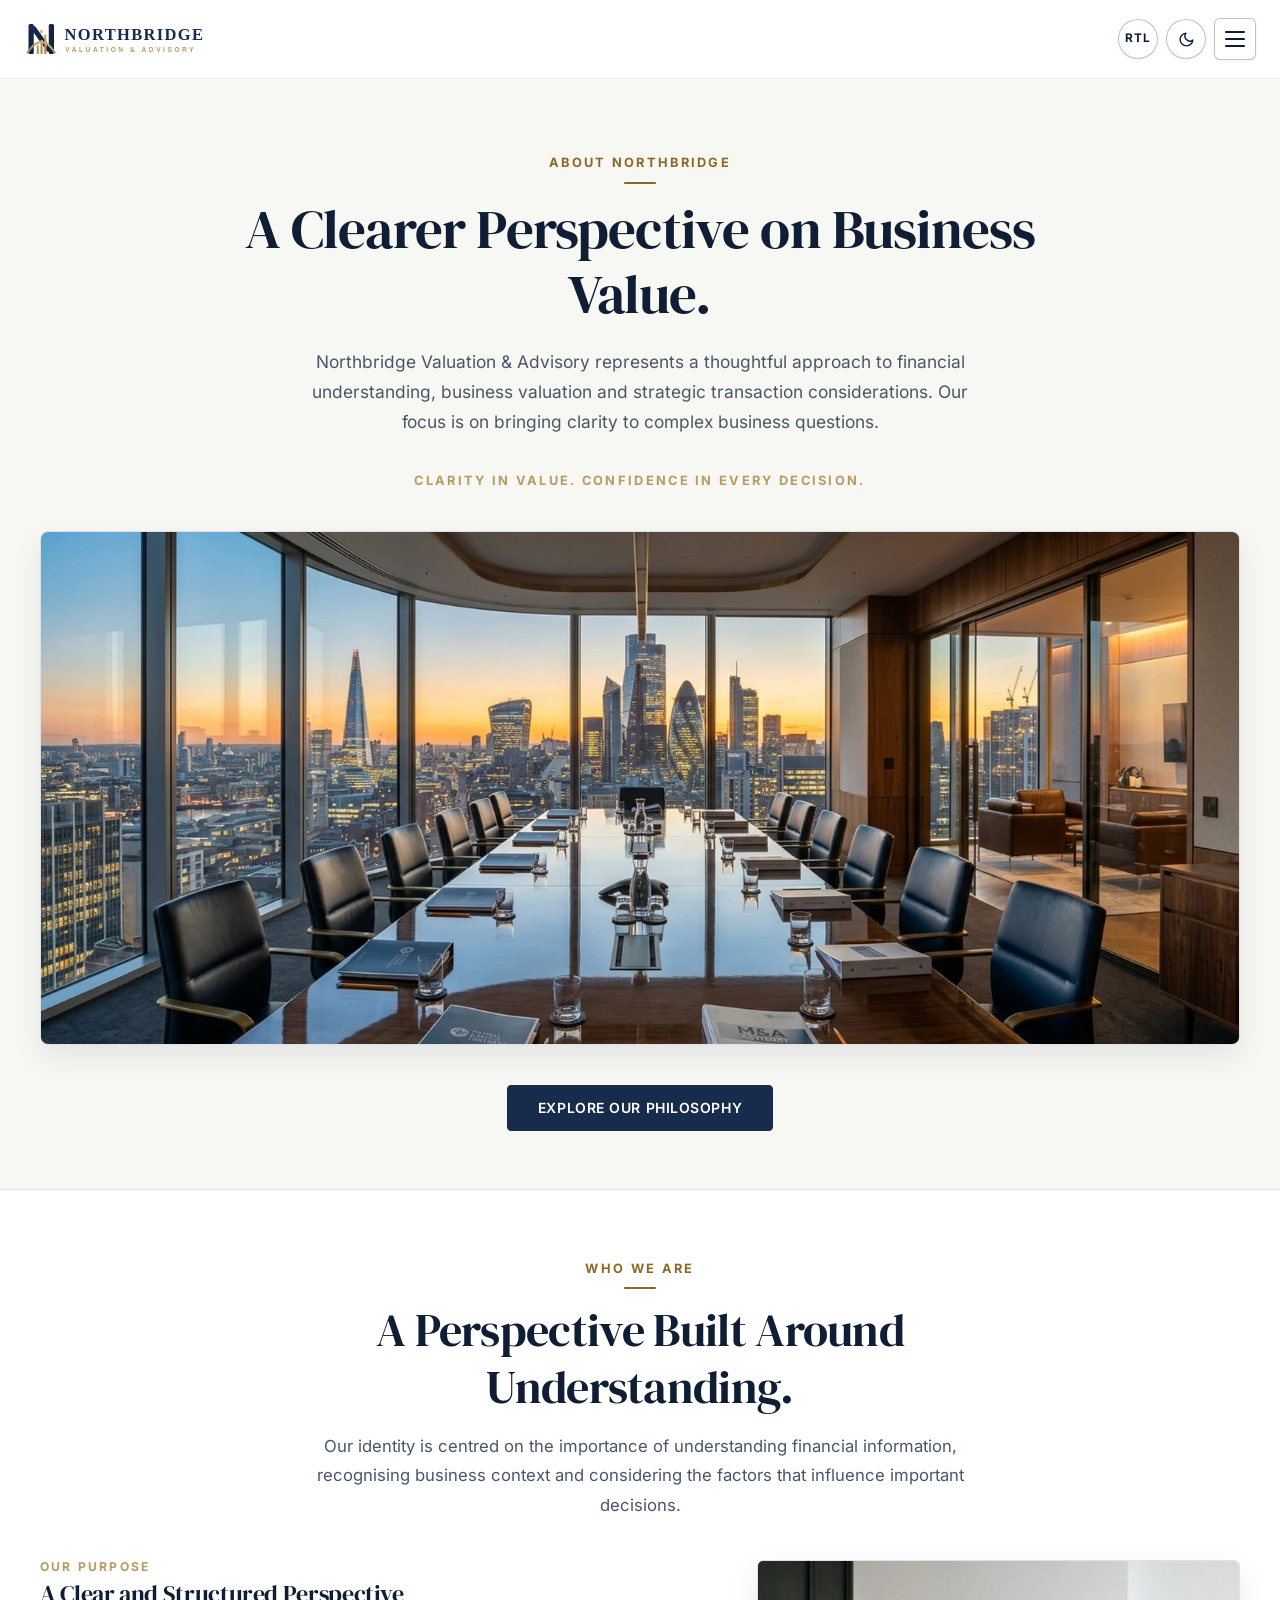
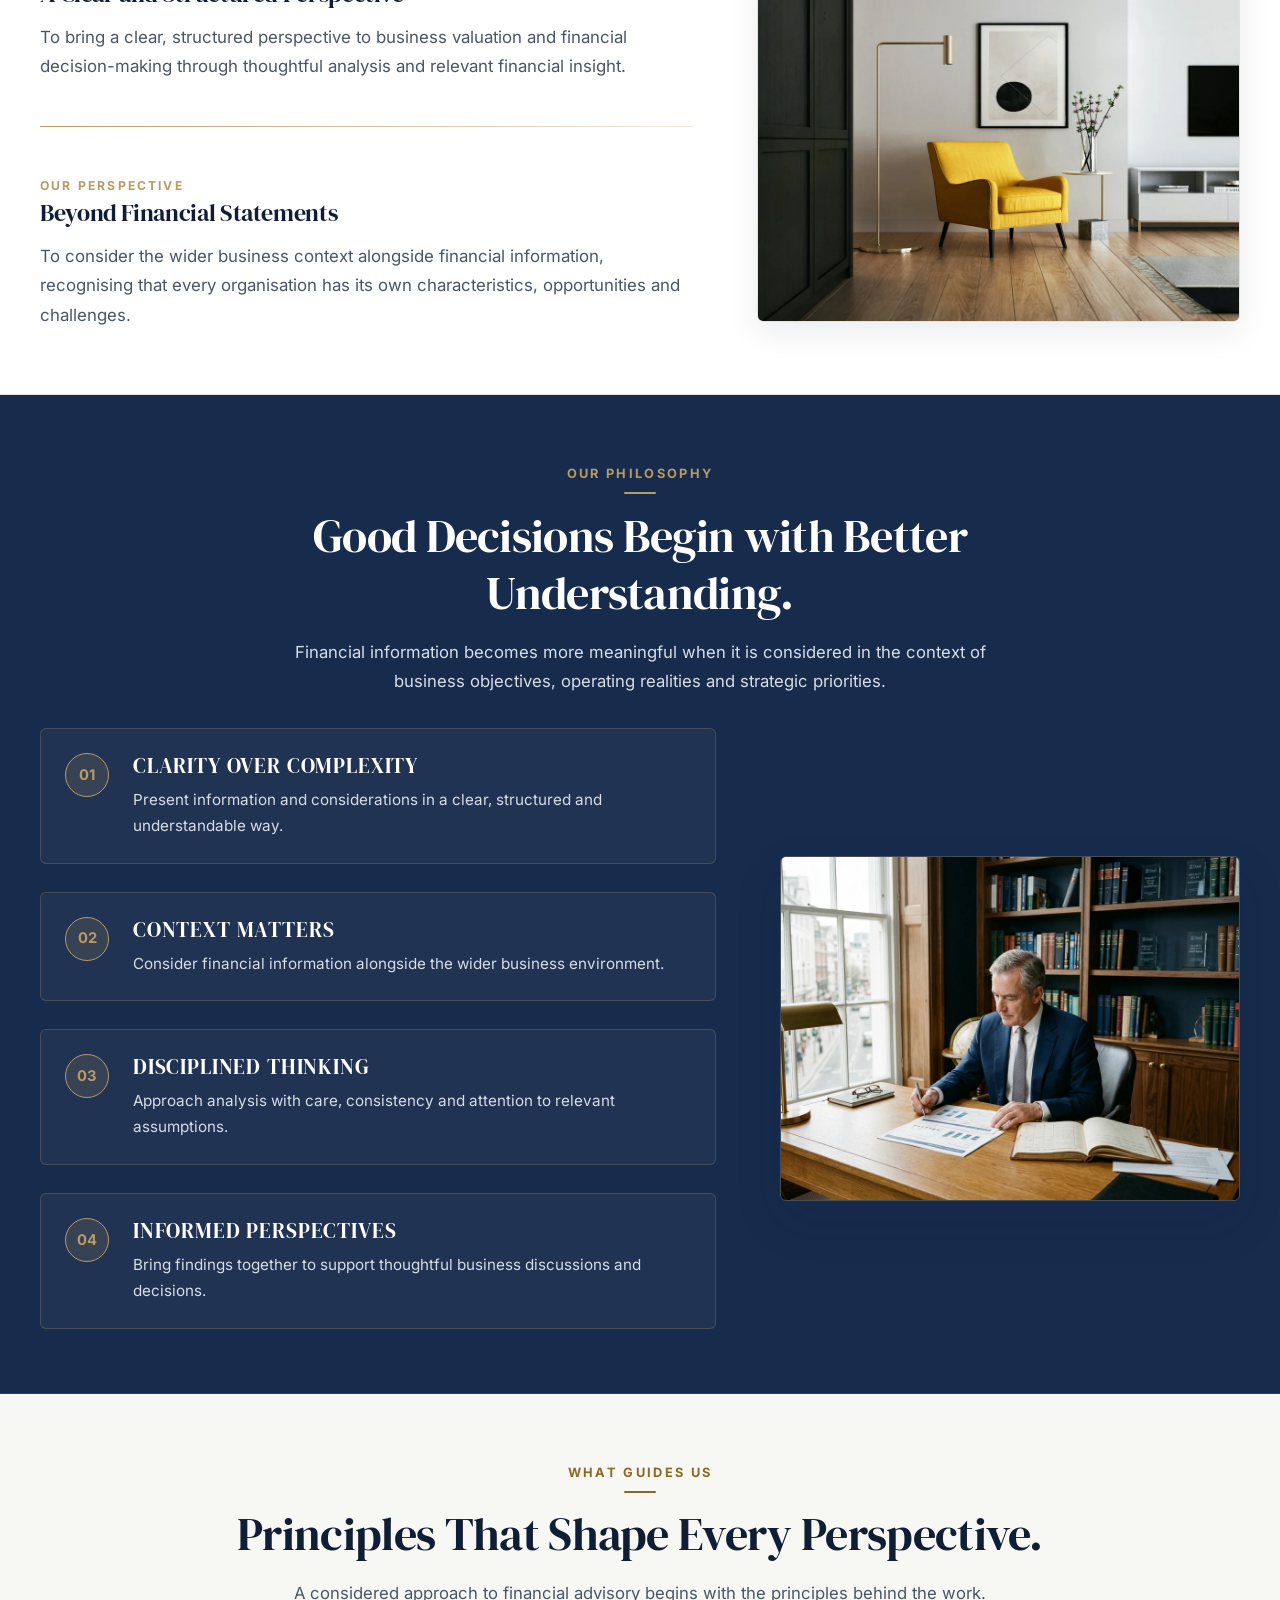
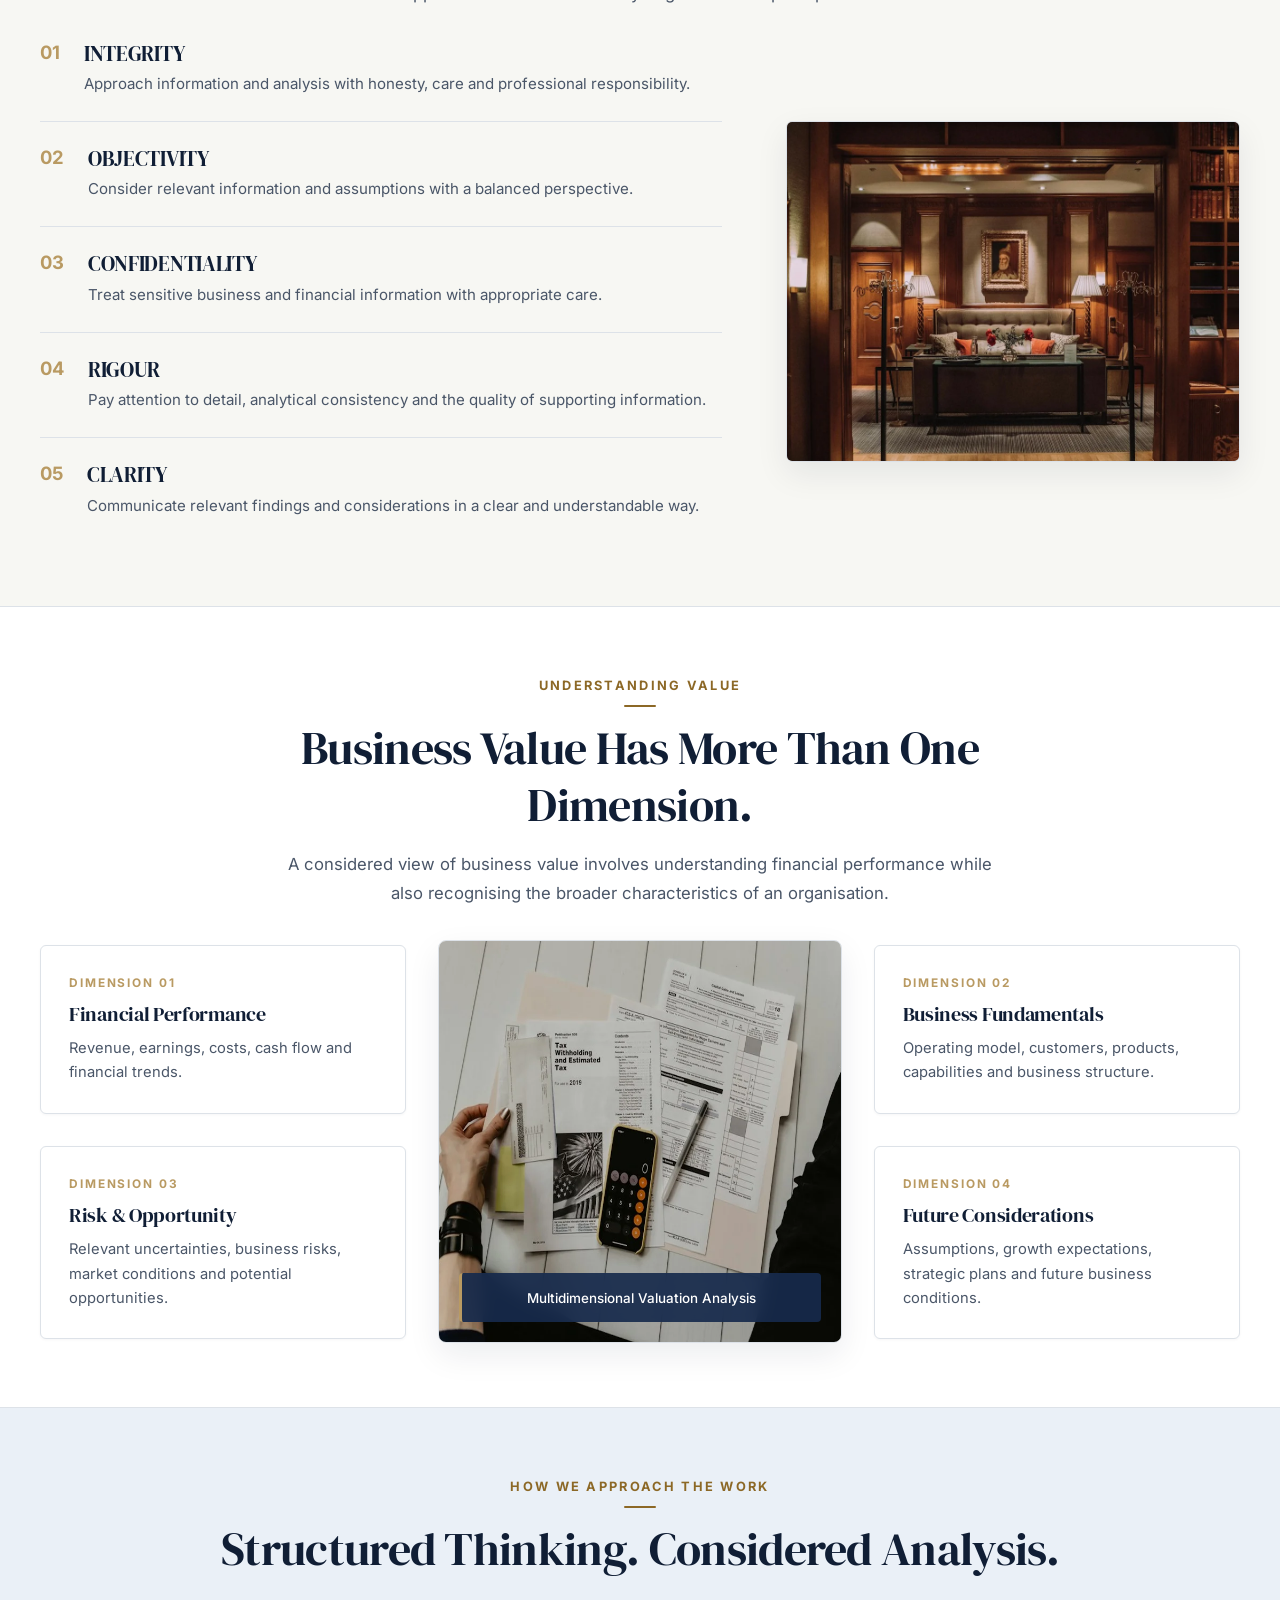
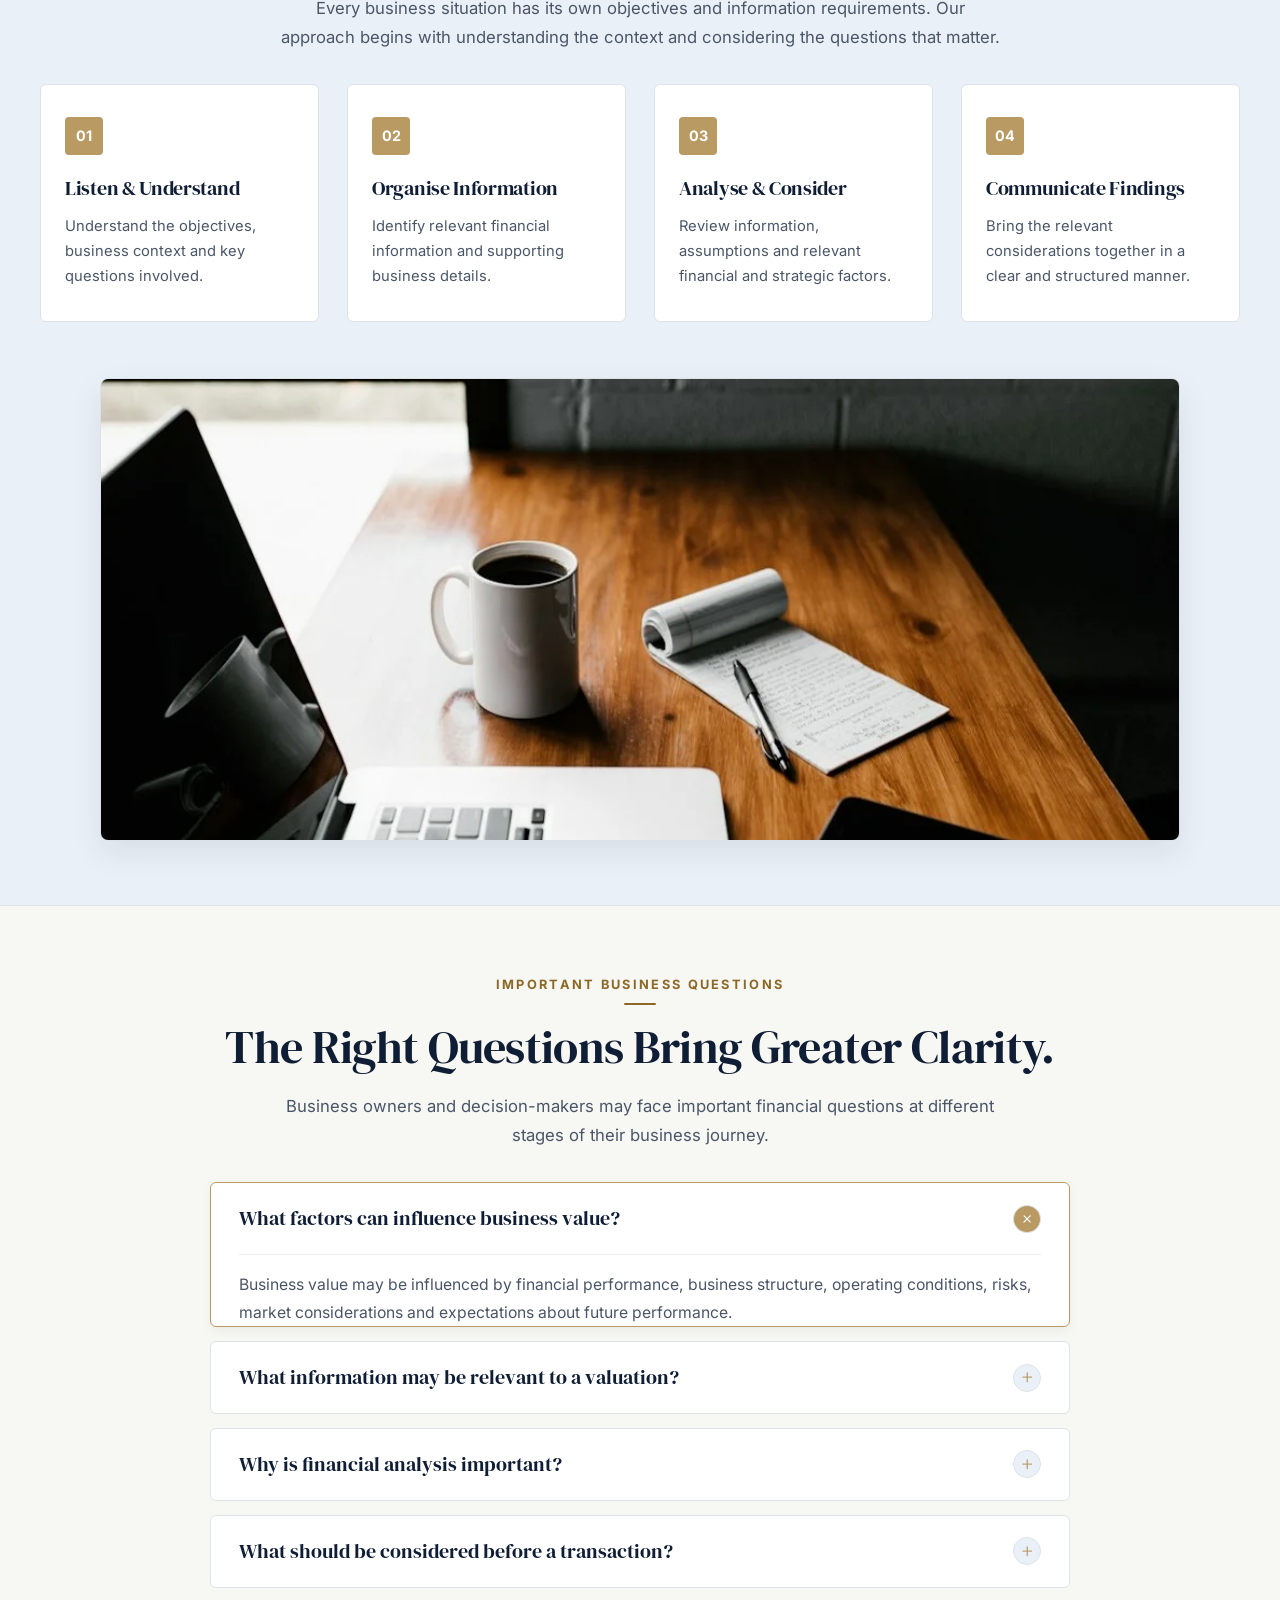
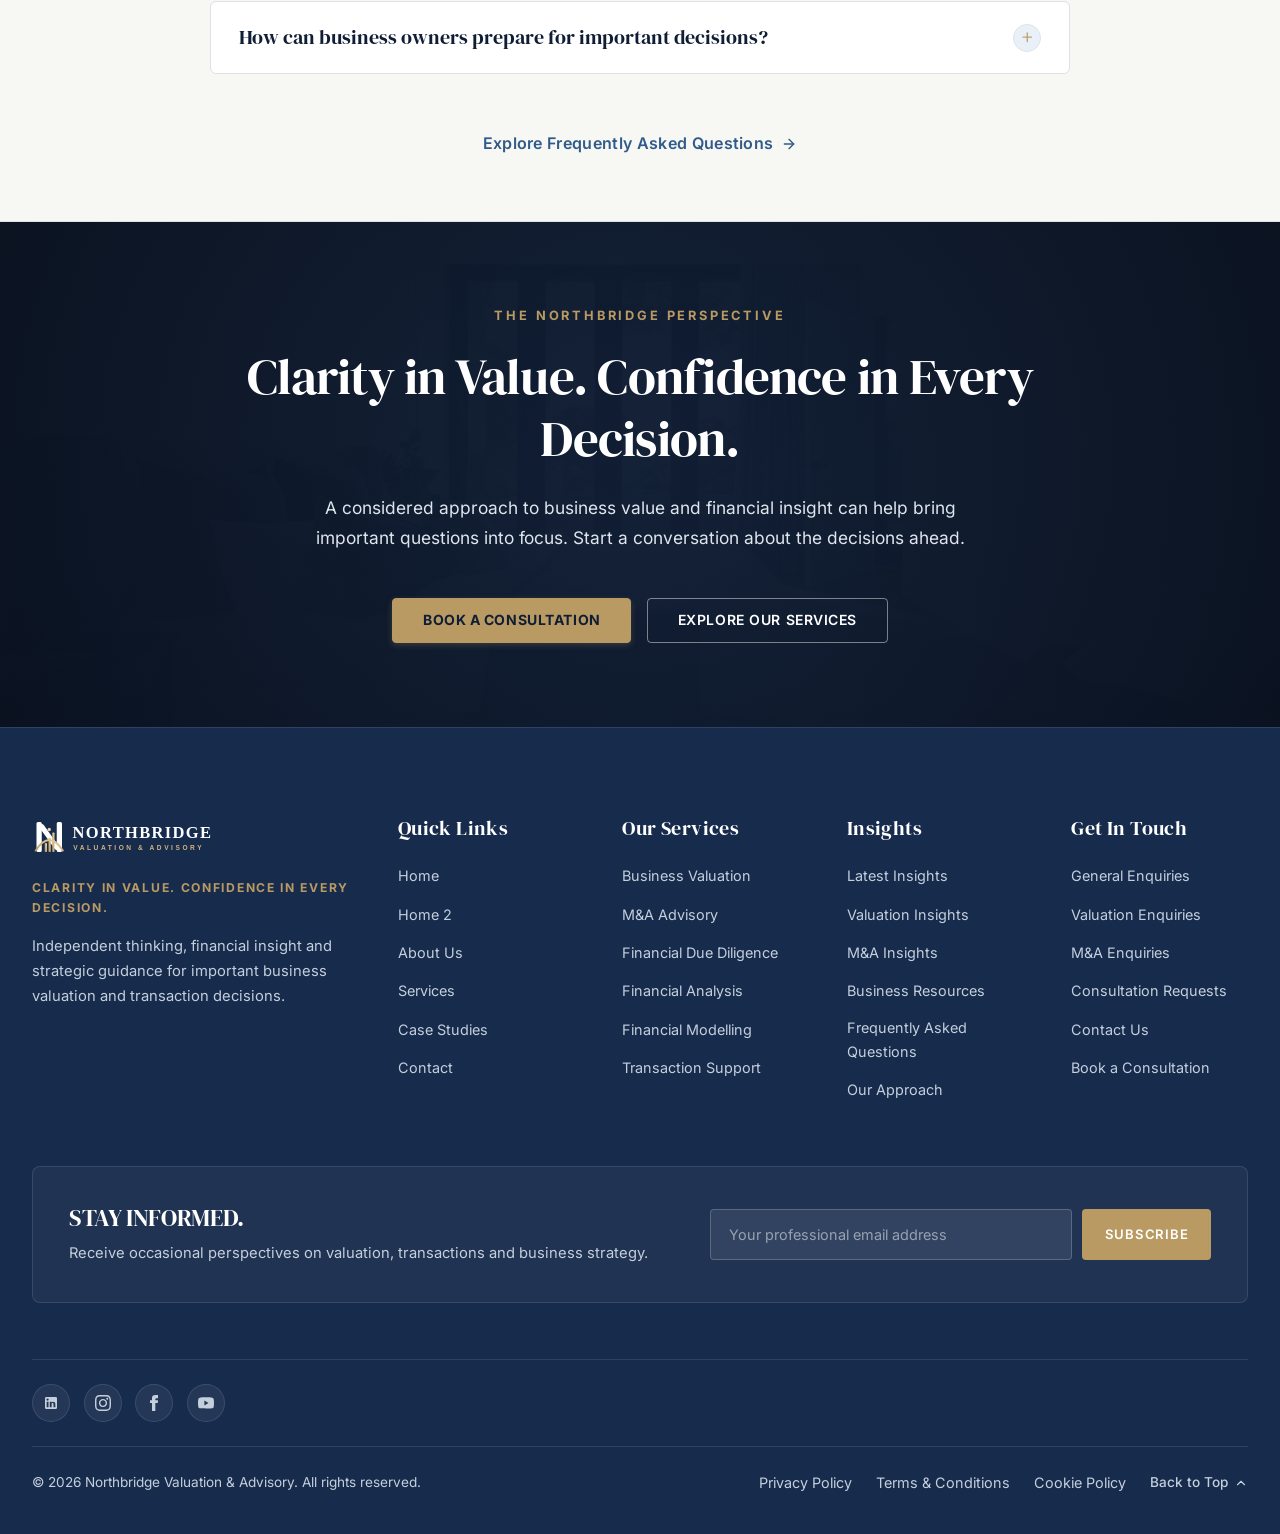
<file: about.html>
<!DOCTYPE html>
<html lang="en" dir="ltr">
<head>
  <meta charset="UTF-8">
  <meta name="viewport" content="width=device-width, initial-scale=1.0">
  <title>About Northbridge Valuation &amp; Advisory | Our Philosophy and Approach</title>
  <meta name="description" content="Discover the philosophy, principles and approach behind Northbridge Valuation &amp; Advisory and our perspective on business valuation and strategic financial decisions.">

  <!-- Open Graph Metadata -->
  <meta property="og:title" content="About Northbridge Valuation &amp; Advisory | Our Philosophy and Approach">
  <meta property="og:description" content="Discover the philosophy, principles and approach behind Northbridge Valuation &amp; Advisory and our perspective on business valuation and strategic financial decisions.">
  <meta property="og:type" content="website">
  <meta property="og:image" content="assets/images/about/about-hero.webp">

  <!-- Favicon -->
  <link rel="icon" type="image/svg+xml" href="assets/images/brand/favicon.svg">

  <!-- Pre-render Theme & Direction Script (Prevents flash of unstyled theme/direction) -->
  <script>
    (function () {
      try {
        var theme = localStorage.getItem('northbridge_theme');
        var dir = localStorage.getItem('northbridge_direction');
        if (theme === 'dark') {
          document.documentElement.setAttribute('data-theme', 'dark');
        } else {
          document.documentElement.removeAttribute('data-theme');
        }
        if (dir === 'rtl') {
          document.documentElement.setAttribute('dir', 'rtl');
          document.documentElement.setAttribute('lang', 'ar');
        } else {
          document.documentElement.setAttribute('dir', 'ltr');
          document.documentElement.setAttribute('lang', 'en');
        }
      } catch (e) {}
    })();
  </script>

  <!-- Local Stylesheets Only (Offline Ready, No External CDN) -->
  <link rel="stylesheet" href="assets/css/bootstrap.min.css">
  <link rel="stylesheet" href="assets/css/tailwind.css">
  <link rel="stylesheet" href="assets/css/main.css">
  <link rel="stylesheet" href="assets/css/about.css">
</head>
<body>

  <!-- ======================================================================
       HEADER / SHARED STICKY NAVBAR (EXACT SAME AS INDEX.HTML)
       Height: Desktop 88px | Tablet 78px | Mobile 72px
       ====================================================================== -->
  <header class="nb-header" role="banner">
    <div class="nb-navbar-container">
      
      <!-- Brand Logo (Left) -->
      <a href="index.html" class="nb-brand-link" aria-label="Northbridge Valuation &amp; Advisory Homepage">
        <img src="assets/images/brand/logo.svg" alt="Northbridge Valuation &amp; Advisory" class="nb-brand-logo logo-light-mode" width="230" height="38">
        <img src="assets/images/brand/logo-white.svg" alt="Northbridge Valuation &amp; Advisory" class="nb-brand-logo logo-dark-mode" width="230" height="38">
      </a>

      <!-- Desktop Navigation Menu (Centre - 1281px+) -->
      <nav class="nb-desktop-nav" aria-label="Primary Navigation">
        <!-- 1. Home Dropdown -->
        <div class="nb-nav-item nb-dropdown">
          <a href="index.html" class="nb-nav-link" id="homeDropdown" aria-haspopup="true" aria-expanded="false">
            <span>Home</span>
            <span class="nb-dropdown-icon" aria-hidden="true">&#9662;</span>
          </a>
          <ul class="nb-dropdown-menu" aria-labelledby="homeDropdown">
            <li class="nb-dropdown-item"><a href="index.html" class="nb-dropdown-link">Home 1</a></li>
            <li class="nb-dropdown-item"><a href="home2.html" class="nb-dropdown-link">Home 2</a></li>
          </ul>
        </div>

        <!-- 2. About (Active State) -->
        <div class="nb-nav-item">
          <a href="about.html" class="nb-nav-link active">About</a>
        </div>

        <!-- 3. Services (Direct link, NO dropdown, NO dropdown arrow) -->
        <div class="nb-nav-item">
          <a href="services.html" class="nb-nav-link">Services</a>
        </div>

        <!-- 4. Case Studies -->
        <div class="nb-nav-item">
          <a href="case-studies.html" class="nb-nav-link">Case Studies</a>
        </div>

        <!-- 5. Insights Dropdown -->
        <div class="nb-nav-item nb-dropdown">
          <a href="blog.html" class="nb-nav-link" id="insightsDropdown" aria-haspopup="true" aria-expanded="false">
            <span>Insights</span>
            <span class="nb-dropdown-icon" aria-hidden="true">&#9662;</span>
          </a>
          <ul class="nb-dropdown-menu" aria-labelledby="insightsDropdown">
            <li class="nb-dropdown-item"><a href="blog.html" class="nb-dropdown-link">Latest Insights / Blog</a></li>
            <li class="nb-dropdown-item"><a href="resources.html" class="nb-dropdown-link">Business Resources</a></li>
          </ul>
        </div>

        <!-- 6. FAQ -->
        <div class="nb-nav-item">
          <a href="faq.html" class="nb-nav-link">FAQ</a>
        </div>

        <!-- 7. Contact -->
        <div class="nb-nav-item">
          <a href="contact.html" class="nb-nav-link">Contact</a>
        </div>
      </nav>

      <!-- Desktop Right Controls (EXACT ORDER: 1. LTR/RTL, 2. Dark/Light, 3. Book a Consultation) -->
      <div class="nb-desktop-controls">
        <!-- 1. LTR / RTL Toggle -->
        <button type="button" class="nb-icon-btn dir-toggle-btn" id="dir-toggle" aria-label="Switch to RTL layout">
          <span class="nb-dir-label">RTL</span>
        </button>

        <!-- 2. Dark Mode / Light Mode Toggle -->
        <button type="button" class="nb-icon-btn theme-toggle-btn" id="theme-toggle" aria-label="Switch to dark mode">
          <svg class="icon-sun" width="18" height="18" viewBox="0 0 24 24" fill="none" stroke="currentColor" stroke-width="2" stroke-linecap="round" stroke-linejoin="round" style="display: none;" aria-hidden="true">
            <circle cx="12" cy="12" r="5"></circle>
            <line x1="12" y1="1" x2="12" y2="3"></line>
            <line x1="12" y1="21" x2="12" y2="23"></line>
            <line x1="4.22" y1="4.22" x2="5.64" y2="5.64"></line>
            <line x1="18.36" y1="18.36" x2="19.78" y2="19.78"></line>
            <line x1="1" y1="12" x2="3" y2="12"></line>
            <line x1="21" y1="12" x2="23" y2="12"></line>
            <line x1="4.22" y1="19.78" x2="5.64" y2="18.36"></line>
            <line x1="18.36" y1="5.64" x2="19.78" y2="4.22"></line>
          </svg>
          <svg class="icon-moon" width="18" height="18" viewBox="0 0 24 24" fill="none" stroke="currentColor" stroke-width="2" stroke-linecap="round" stroke-linejoin="round" aria-hidden="true">
            <path d="M21 12.79A9 9 0 1 1 11.21 3 7 7 0 0 0 21 12.79z"></path>
          </svg>
        </button>

        <!-- 3. BOOK A CONSULTATION Button -->
        <a href="contact.html#consultation" class="nb-nav-cta">Book a Consultation</a>
      </div>

      <!-- Mobile & Tablet Controls Bar (Logo on left, Dark + RTL + Hamburger on right) -->
      <div class="nb-mobile-controls">
        <button type="button" class="nb-icon-btn dir-toggle-btn" aria-label="Toggle text direction">
          <span class="nb-dir-label">RTL</span>
        </button>
        <button type="button" class="nb-icon-btn theme-toggle-btn" aria-label="Toggle dark mode">
          <svg class="icon-sun" width="17" height="17" viewBox="0 0 24 24" fill="none" stroke="currentColor" stroke-width="2" stroke-linecap="round" stroke-linejoin="round" style="display: none;" aria-hidden="true">
            <circle cx="12" cy="12" r="5"></circle>
            <line x1="12" y1="1" x2="12" y2="3"></line>
            <line x1="12" y1="21" x2="12" y2="23"></line>
            <line x1="4.22" y1="4.22" x2="5.64" y2="5.64"></line>
            <line x1="18.36" y1="18.36" x2="19.78" y2="19.78"></line>
            <line x1="1" y1="12" x2="3" y2="12"></line>
            <line x1="21" y1="12" x2="23" y2="12"></line>
            <line x1="4.22" y1="19.78" x2="5.64" y2="18.36"></line>
            <line x1="18.36" y1="5.64" x2="19.78" y2="4.22"></line>
          </svg>
          <svg class="icon-moon" width="17" height="17" viewBox="0 0 24 24" fill="none" stroke="currentColor" stroke-width="2" stroke-linecap="round" stroke-linejoin="round" aria-hidden="true">
            <path d="M21 12.79A9 9 0 1 1 11.21 3 7 7 0 0 0 21 12.79z"></path>
          </svg>
        </button>
        <button type="button" class="nb-hamburger-btn" aria-label="Open navigation drawer" aria-expanded="false" aria-controls="mobileDrawer">
          <span class="nb-hamburger-bar"></span>
          <span class="nb-hamburger-bar"></span>
          <span class="nb-hamburger-bar"></span>
        </button>
      </div>

    </div>
  </header>

  <!-- ======================================================================
       MOBILE & TABLET FULL NAVIGATION DRAWER (EXACT SAME AS INDEX.HTML)
       ====================================================================== -->
  <div class="nb-drawer-backdrop" aria-hidden="true"></div>
  <aside class="nb-drawer" id="mobileDrawer" role="dialog" aria-modal="true" aria-label="Mobile Navigation Menu">
    <div class="nb-drawer-header">
      <a href="index.html" class="nb-brand-link" aria-label="Northbridge Valuation &amp; Advisory Homepage">
        <img src="assets/images/brand/logo.svg" alt="Northbridge Valuation &amp; Advisory" class="nb-brand-logo logo-light-mode" width="190" height="32">
        <img src="assets/images/brand/logo-white.svg" alt="Northbridge Valuation &amp; Advisory" class="nb-brand-logo logo-dark-mode" width="190" height="32">
      </a>
      <button type="button" class="nb-drawer-close-btn" aria-label="Close navigation menu">
        <svg width="20" height="20" viewBox="0 0 24 24" fill="none" stroke="currentColor" stroke-width="2" stroke-linecap="round" stroke-linejoin="round" aria-hidden="true">
          <line x1="18" y1="6" x2="6" y2="18"></line>
          <line x1="6" y1="6" x2="18" y2="18"></line>
        </svg>
      </button>
    </div>

    <div class="nb-drawer-body">
      <ul class="nb-drawer-nav">
        <!-- Home Accordion -->
        <li class="nb-drawer-item">
          <button type="button" class="nb-drawer-link nb-drawer-toggle-btn" data-target="drawerHomeSubnav" aria-expanded="false">
            <span>Home</span>
            <span class="nb-drawer-toggle-icon" aria-hidden="true">&#9662;</span>
          </button>
          <ul class="nb-drawer-subnav" id="drawerHomeSubnav">
            <li><a href="index.html" class="nb-drawer-sublink">Home 1</a></li>
            <li><a href="home2.html" class="nb-drawer-sublink">Home 2</a></li>
          </ul>
        </li>

        <!-- About (Active State) -->
        <li class="nb-drawer-item">
          <a href="about.html" class="nb-drawer-link active">About</a>
        </li>

        <!-- Services (Direct Link) -->
        <li class="nb-drawer-item">
          <a href="services.html" class="nb-drawer-link">Services</a>
        </li>

        <!-- Case Studies -->
        <li class="nb-drawer-item">
          <a href="case-studies.html" class="nb-drawer-link">Case Studies</a>
        </li>

        <!-- Insights Accordion -->
        <li class="nb-drawer-item">
          <button type="button" class="nb-drawer-link nb-drawer-toggle-btn" data-target="drawerInsightsSubnav" aria-expanded="false">
            <span>Insights</span>
            <span class="nb-drawer-toggle-icon" aria-hidden="true">&#9662;</span>
          </button>
          <ul class="nb-drawer-subnav" id="drawerInsightsSubnav">
            <li><a href="blog.html" class="nb-drawer-sublink">Latest Insights / Blog</a></li>
            <li><a href="resources.html" class="nb-drawer-sublink">Business Resources</a></li>
          </ul>
        </li>

        <!-- FAQ -->
        <li class="nb-drawer-item">
          <a href="faq.html" class="nb-drawer-link">FAQ</a>
        </li>

        <!-- Contact -->
        <li class="nb-drawer-item">
          <a href="contact.html" class="nb-drawer-link">Contact</a>
        </li>
      </ul>

      <!-- Drawer Controls & Action Buttons -->
      <div class="nb-drawer-footer">
        <div class="nb-drawer-toggles-row">
          <button type="button" class="nb-drawer-toggle-item dir-toggle-btn" aria-label="Toggle layout direction">
            <span class="dir-text-label">RTL Layout</span>
          </button>
          <button type="button" class="nb-drawer-toggle-item theme-toggle-btn" aria-label="Toggle dark mode">
            <span class="theme-text-label">Dark Mode</span>
          </button>
        </div>
        <a href="contact.html#consultation" class="nb-btn nb-btn-gold nb-drawer-cta">Book a Consultation</a>
      </div>
    </div>
  </aside>

  <!-- ======================================================================
       ABOUT PAGE MAIN CONTENT — EIGHT UNIQUE SECTIONS
       01: #about-hero (Editorial Brand Introduction Hero)
       02: #our-identity (Our Identity - Purpose & Perspective)
       03: #our-philosophy (Our Philosophy - 4 Statements on Deep Navy)
       04: #guiding-principles (Our Guiding Principles - 5 Numbered Rows)
       05: #business-value-perspective (How We Think About Business Value - 4 Dimensions)
       06: #working-approach (Our Working Approach - 4 Document Columns)
       07: #key-questions (The Questions We Help Explore - Interactive Accordion)
       08: #about-closing (Brand Closing Statement - Sculptural Stone Wall)
       ====================================================================== -->
  <main id="main-content">

    <!-- --------------------------------------------------------------------
         SECTION 01: #about-hero (Editorial Brand Introduction Hero)
         Soft ivory background, large centred editorial heading, brand eyebrow,
         short centred intro, wide horizontal photograph below heading.
         -------------------------------------------------------------------- -->
    <section id="about-hero" aria-labelledby="about-hero-title">
      <div class="nb-container">
        
        <div class="about-hero-header">
          <span class="section-eyebrow">ABOUT NORTHBRIDGE</span>
          <h1 id="about-hero-title" class="about-hero-title">
            A Clearer Perspective on Business Value.
          </h1>
          <p class="about-hero-desc">
            Northbridge Valuation &amp; Advisory represents a thoughtful approach to financial understanding, business valuation and strategic transaction considerations. Our focus is on bringing clarity to complex business questions.
          </p>
          <span class="about-hero-tagline">CLARITY IN VALUE. CONFIDENCE IN EVERY DECISION.</span>
        </div>

        <!-- Wide Horizontal Letterbox Image Below Title -->
        <div class="about-hero-media-wrap">
          <img 
            src="assets/images/about/about-hero.webp" 
            alt="Panoramic executive boardroom and partner consultation suite overlooking financial district skyline at golden hour" 
            class="about-hero-img"
            width="1600"
            height="685"
            loading="eager"
            fetchpriority="high"
          >
        </div>

        <!-- Centred CTA group -->
        <div class="cta-group-centred">
          <a href="#our-philosophy" class="nb-btn nb-btn-primary">Explore Our Philosophy</a>
        </div>

      </div>
    </section>

    <!-- --------------------------------------------------------------------
         SECTION 02: #our-identity (Our Identity)
         Background: White. Typographic brand identity statement.
         Two editorial blocks (Our Purpose & Our Perspective) + material photo.
         -------------------------------------------------------------------- -->
    <section id="our-identity" class="nb-section" aria-labelledby="identity-heading">
      <div class="nb-container">
        
        <!-- Centred Section Header -->
        <div class="text-center">
          <span class="section-eyebrow">WHO WE ARE</span>
          <h2 id="identity-heading" class="section-heading">A Perspective Built Around Understanding.</h2>
          <p class="section-intro">
            Our identity is centred on the importance of understanding financial information, recognising business context and considering the factors that influence important decisions.
          </p>
        </div>

        <div class="identity-grid">
          
          <!-- Left Column: Two Editorial Content Areas -->
          <div class="identity-content-col">
            
            <article class="identity-block">
              <span class="identity-block-label">OUR PURPOSE</span>
              <h3 class="identity-block-title">A Clear and Structured Perspective</h3>
              <p class="identity-block-desc">
                To bring a clear, structured perspective to business valuation and financial decision-making through thoughtful analysis and relevant financial insight.
              </p>
            </article>

            <div class="identity-block-divider" aria-hidden="true"></div>

            <article class="identity-block">
              <span class="identity-block-label">OUR PERSPECTIVE</span>
              <h3 class="identity-block-title">Beyond Financial Statements</h3>
              <p class="identity-block-desc">
                To consider the wider business context alongside financial information, recognising that every organisation has its own characteristics, opportunities and challenges.
              </p>
            </article>

          </div>

          <!-- Right Column: Asymmetric Architectural Material Details Photo -->
          <div class="identity-media-col">
            <div class="identity-img-frame">
              <img 
                src="assets/images/about/identity-details.webp" 
                alt="Architectural material details, refined office surfaces, paper documents, and premium stationery" 
                class="identity-img"
                width="600"
                height="450"
                loading="lazy"
              >
            </div>
          </div>

        </div>

      </div>
    </section>

    <!-- --------------------------------------------------------------------
         SECTION 03: #our-philosophy (Our Philosophy)
         Background: Deep Navy #172B4D. Statement-led philosophy section.
         4 large horizontal statements + geometric staircase photo.
         -------------------------------------------------------------------- -->
    <section id="our-philosophy" class="nb-section" aria-labelledby="philosophy-heading">
      <div class="nb-container">
        
        <!-- Centred Section Header -->
        <div class="text-center">
          <span class="section-eyebrow">OUR PHILOSOPHY</span>
          <h2 id="philosophy-heading" class="section-heading">Good Decisions Begin with Better Understanding.</h2>
          <p class="section-intro">
            Financial information becomes more meaningful when it is considered in the context of business objectives, operating realities and strategic priorities.
          </p>
        </div>

        <div class="philosophy-grid">
          
          <!-- Left Column: 4 Philosophy Statements -->
          <div class="philosophy-statements-list">
            
            <!-- Statement 01 -->
            <article class="philosophy-card">
              <div class="philosophy-num" aria-hidden="true">01</div>
              <div class="philosophy-body">
                <h3 class="philosophy-title">CLARITY OVER COMPLEXITY</h3>
                <p class="philosophy-desc">
                  Present information and considerations in a clear, structured and understandable way.
                </p>
              </div>
            </article>

            <!-- Statement 02 -->
            <article class="philosophy-card">
              <div class="philosophy-num" aria-hidden="true">02</div>
              <div class="philosophy-body">
                <h3 class="philosophy-title">CONTEXT MATTERS</h3>
                <p class="philosophy-desc">
                  Consider financial information alongside the wider business environment.
                </p>
              </div>
            </article>

            <!-- Statement 03 -->
            <article class="philosophy-card">
              <div class="philosophy-num" aria-hidden="true">03</div>
              <div class="philosophy-body">
                <h3 class="philosophy-title">DISCIPLINED THINKING</h3>
                <p class="philosophy-desc">
                  Approach analysis with care, consistency and attention to relevant assumptions.
                </p>
              </div>
            </article>

            <!-- Statement 04 -->
            <article class="philosophy-card">
              <div class="philosophy-num" aria-hidden="true">04</div>
              <div class="philosophy-body">
                <h3 class="philosophy-title">INFORMED PERSPECTIVES</h3>
                <p class="philosophy-desc">
                  Bring findings together to support thoughtful business discussions and decisions.
                </p>
              </div>
            </article>

          </div>

          <!-- Right Column: Minimal Architectural Staircase Photo -->
          <div class="philosophy-media-col">
            <div class="philosophy-img-frame">
              <img 
                src="assets/images/about/philosophy.webp" 
                alt="Senior valuation director in thoughtful focus at an oak executive desk reviewing structured financial statements and transaction journal" 
                class="philosophy-img"
                width="600"
                height="450"
                loading="lazy"
              >
            </div>
          </div>

        </div>

      </div>
    </section>

    <!-- --------------------------------------------------------------------
         SECTION 04: #guiding-principles (Our Guiding Principles)
         Background: Soft Ivory #F7F7F3.
         5 numbered editorial rows + architectural columns photo.
         -------------------------------------------------------------------- -->
    <section id="guiding-principles" class="nb-section" aria-labelledby="principles-heading">
      <div class="nb-container">
        
        <!-- Centred Section Header -->
        <div class="text-center">
          <span class="section-eyebrow">WHAT GUIDES US</span>
          <h2 id="principles-heading" class="section-heading">Principles That Shape Every Perspective.</h2>
          <p class="section-intro">
            A considered approach to financial advisory begins with the principles behind the work.
          </p>
        </div>

        <div class="principles-layout-grid">
          
          <!-- Left Column: 5 Principles Rows -->
          <div class="principles-rows-list">
            
            <!-- Principle 01 -->
            <div class="principle-row-item">
              <span class="principle-num">01</span>
              <div class="principle-body">
                <h3 class="principle-title">INTEGRITY</h3>
                <p class="principle-desc">
                  Approach information and analysis with honesty, care and professional responsibility.
                </p>
              </div>
            </div>

            <!-- Principle 02 -->
            <div class="principle-row-item">
              <span class="principle-num">02</span>
              <div class="principle-body">
                <h3 class="principle-title">OBJECTIVITY</h3>
                <p class="principle-desc">
                  Consider relevant information and assumptions with a balanced perspective.
                </p>
              </div>
            </div>

            <!-- Principle 03 -->
            <div class="principle-row-item">
              <span class="principle-num">03</span>
              <div class="principle-body">
                <h3 class="principle-title">CONFIDENTIALITY</h3>
                <p class="principle-desc">
                  Treat sensitive business and financial information with appropriate care.
                </p>
              </div>
            </div>

            <!-- Principle 04 -->
            <div class="principle-row-item">
              <span class="principle-num">04</span>
              <div class="principle-body">
                <h3 class="principle-title">RIGOUR</h3>
                <p class="principle-desc">
                  Pay attention to detail, analytical consistency and the quality of supporting information.
                </p>
              </div>
            </div>

            <!-- Principle 05 -->
            <div class="principle-row-item">
              <span class="principle-num">05</span>
              <div class="principle-body">
                <h3 class="principle-title">CLARITY</h3>
                <p class="principle-desc">
                  Communicate relevant findings and considerations in a clear and understandable way.
                </p>
              </div>
            </div>

          </div>

          <!-- Right Column: Architectural Columns Photo -->
          <div class="principles-media-col">
            <div class="principles-img-frame">
              <img 
                src="assets/images/about/guiding-principles.webp" 
                alt="Architectural column arrangement with precise symmetry and warm natural lighting" 
                class="principles-img"
                width="600"
                height="450"
                loading="lazy"
              >
            </div>
          </div>

        </div>

      </div>
    </section>

    <!-- --------------------------------------------------------------------
         SECTION 05: #business-value-perspective (How We Think About Business Value)
         Background: White. Explanatory visual composition with 4 connected
         dimensions around a central top-down analyst desk photograph.
         -------------------------------------------------------------------- -->
    <section id="business-value-perspective" class="nb-section" aria-labelledby="value-perspective-heading">
      <div class="nb-container">
        
        <!-- Centred Section Header -->
        <div class="text-center">
          <span class="section-eyebrow">UNDERSTANDING VALUE</span>
          <h2 id="value-perspective-heading" class="section-heading">Business Value Has More Than One Dimension.</h2>
          <p class="section-intro">
            A considered view of business value involves understanding financial performance while also recognising the broader characteristics of an organisation.
          </p>
        </div>

        <div class="dimensions-infographic-wrap">
          
          <!-- Left Dimensions Column -->
          <div class="dimensions-col">
            
            <!-- Dimension 01 -->
            <article class="dimension-card">
              <div class="dimension-badge">DIMENSION 01</div>
              <h3 class="dimension-title">Financial Performance</h3>
              <p class="dimension-desc">
                Revenue, earnings, costs, cash flow and financial trends.
              </p>
            </article>

            <!-- Dimension 03 -->
            <article class="dimension-card">
              <div class="dimension-badge">DIMENSION 03</div>
              <h3 class="dimension-title">Risk &amp; Opportunity</h3>
              <p class="dimension-desc">
                Relevant uncertainties, business risks, market conditions and potential opportunities.
              </p>
            </article>

          </div>

          <!-- Center Visual: Analyst Desk Photo -->
          <div class="dimensions-center-media">
            <img 
              src="assets/images/about/value-perspective.webp" 
              alt="Top-down analyst desk with open financial report, calculator, notebook and stationery" 
              class="dimensions-center-img"
              width="500"
              height="500"
              loading="lazy"
            >
            <div class="dimensions-center-caption">
              <p class="dimensions-caption-text">Multidimensional Valuation Analysis</p>
            </div>
          </div>

          <!-- Right Dimensions Column -->
          <div class="dimensions-col">
            
            <!-- Dimension 02 -->
            <article class="dimension-card">
              <div class="dimension-badge">DIMENSION 02</div>
              <h3 class="dimension-title">Business Fundamentals</h3>
              <p class="dimension-desc">
                Operating model, customers, products, capabilities and business structure.
              </p>
            </article>

            <!-- Dimension 04 -->
            <article class="dimension-card">
              <div class="dimension-badge">DIMENSION 04</div>
              <h3 class="dimension-title">Future Considerations</h3>
              <p class="dimension-desc">
                Assumptions, growth expectations, strategic plans and future business conditions.
              </p>
            </article>

          </div>

        </div>

      </div>
    </section>

    <!-- --------------------------------------------------------------------
         SECTION 06: #working-approach (Our Working Approach)
         Background: Pale Blue #EAF0F7.
         4 vertical editorial columns with document-style line + workspace banner.
         -------------------------------------------------------------------- -->
    <section id="working-approach" class="nb-section" aria-labelledby="working-approach-heading">
      <div class="nb-container">
        
        <!-- Centred Section Header -->
        <div class="text-center">
          <span class="section-eyebrow">HOW WE APPROACH THE WORK</span>
          <h2 id="working-approach-heading" class="section-heading">Structured Thinking. Considered Analysis.</h2>
          <p class="section-intro">
            Every business situation has its own objectives and information requirements. Our approach begins with understanding the context and considering the questions that matter.
          </p>
        </div>

        <div class="approach-document-grid">
          
          <!-- Step 01 -->
          <article class="approach-doc-col">
            <div class="approach-step-indicator" aria-label="Step 1">01</div>
            <h3 class="approach-doc-title">Listen &amp; Understand</h3>
            <p class="approach-doc-desc">
              Understand the objectives, business context and key questions involved.
            </p>
          </article>

          <!-- Step 02 -->
          <article class="approach-doc-col">
            <div class="approach-step-indicator" aria-label="Step 2">02</div>
            <h3 class="approach-doc-title">Organise Information</h3>
            <p class="approach-doc-desc">
              Identify relevant financial information and supporting business details.
            </p>
          </article>

          <!-- Step 03 -->
          <article class="approach-doc-col">
            <div class="approach-step-indicator" aria-label="Step 3">03</div>
            <h3 class="approach-doc-title">Analyse &amp; Consider</h3>
            <p class="approach-doc-desc">
              Review information, assumptions and relevant financial and strategic factors.
            </p>
          </article>

          <!-- Step 04 -->
          <article class="approach-doc-col">
            <div class="approach-step-indicator" aria-label="Step 4">04</div>
            <h3 class="approach-doc-title">Communicate Findings</h3>
            <p class="approach-doc-desc">
              Bring the relevant considerations together in a clear and structured manner.
            </p>
          </article>

        </div>

        <!-- Supporting Working Approach Document Image -->
        <div class="approach-media-banner">
          <img 
            src="assets/images/about/working-approach.webp" 
            alt="Organised business documents, notebook, and analytical workspace in natural daylight" 
            class="approach-media-img"
            width="1080"
            height="460"
            loading="lazy"
          >
        </div>

      </div>
    </section>

    <!-- --------------------------------------------------------------------
         SECTION 07: #key-questions (The Questions We Help Explore)
         Background: Soft Ivory #F7F7F3.
         Refined interactive 5-question editorial accordion.
         -------------------------------------------------------------------- -->
    <section id="key-questions" class="nb-section" aria-labelledby="questions-heading">
      <div class="nb-container">
        
        <!-- Centred Section Header -->
        <div class="text-center">
          <span class="section-eyebrow">IMPORTANT BUSINESS QUESTIONS</span>
          <h2 id="questions-heading" class="section-heading">The Right Questions Bring Greater Clarity.</h2>
          <p class="section-intro">
            Business owners and decision-makers may face important financial questions at different stages of their business journey.
          </p>
        </div>

        <div class="questions-accordion-container">
          
          <!-- Question 01 -->
          <div class="qa-item">
            <button type="button" class="qa-trigger-btn" aria-expanded="false" aria-controls="qa-answer-1" id="qa-btn-1">
              <span>What factors can influence business value?</span>
              <span class="qa-toggle-icon" aria-hidden="true">+</span>
            </button>
            <div class="qa-answer-panel" id="qa-answer-1" role="region" aria-labelledby="qa-btn-1">
              <p class="qa-answer-text">
                Business value may be influenced by financial performance, business structure, operating conditions, risks, market considerations and expectations about future performance.
              </p>
            </div>
          </div>

          <!-- Question 02 -->
          <div class="qa-item">
            <button type="button" class="qa-trigger-btn" aria-expanded="false" aria-controls="qa-answer-2" id="qa-btn-2">
              <span>What information may be relevant to a valuation?</span>
              <span class="qa-toggle-icon" aria-hidden="true">+</span>
            </button>
            <div class="qa-answer-panel" id="qa-answer-2" role="region" aria-labelledby="qa-btn-2">
              <p class="qa-answer-text">
                Relevant information can include financial statements, management accounts, business plans, operating information and details about the organisation's business model.
              </p>
            </div>
          </div>

          <!-- Question 03 -->
          <div class="qa-item">
            <button type="button" class="qa-trigger-btn" aria-expanded="false" aria-controls="qa-answer-3" id="qa-btn-3">
              <span>Why is financial analysis important?</span>
              <span class="qa-toggle-icon" aria-hidden="true">+</span>
            </button>
            <div class="qa-answer-panel" id="qa-answer-3" role="region" aria-labelledby="qa-btn-3">
              <p class="qa-answer-text">
                Financial analysis helps decision-makers understand performance, identify trends, consider assumptions and organise information relevant to business decisions.
              </p>
            </div>
          </div>

          <!-- Question 04 -->
          <div class="qa-item">
            <button type="button" class="qa-trigger-btn" aria-expanded="false" aria-controls="qa-answer-4" id="qa-btn-4">
              <span>What should be considered before a transaction?</span>
              <span class="qa-toggle-icon" aria-hidden="true">+</span>
            </button>
            <div class="qa-answer-panel" id="qa-answer-4" role="region" aria-labelledby="qa-btn-4">
              <p class="qa-answer-text">
                Transaction preparation may involve objectives, financial information, business operations, relevant risks, transaction structure and strategic considerations.
              </p>
            </div>
          </div>

          <!-- Question 05 -->
          <div class="qa-item">
            <button type="button" class="qa-trigger-btn" aria-expanded="false" aria-controls="qa-answer-5" id="qa-btn-5">
              <span>How can business owners prepare for important decisions?</span>
              <span class="qa-toggle-icon" aria-hidden="true">+</span>
            </button>
            <div class="qa-answer-panel" id="qa-answer-5" role="region" aria-labelledby="qa-btn-5">
              <p class="qa-answer-text">
                A useful starting point is to clarify objectives, organise relevant information and identify the financial and commercial questions that require attention.
              </p>
            </div>
          </div>

        </div>

        <!-- Centred CTA link -->
        <div class="cta-group-centred">
          <a href="faq.html" class="nb-arrow-link" style="font-size: 1rem;">
            <span>Explore Frequently Asked Questions</span>
            <svg width="16" height="16" viewBox="0 0 24 24" fill="none" stroke="currentColor" stroke-width="2" stroke-linecap="round" stroke-linejoin="round" class="icon-flip-rtl" aria-hidden="true">
              <line x1="5" y1="12" x2="19" y2="12"></line>
              <polyline points="12 5 19 12 12 19"></polyline>
            </svg>
          </a>
        </div>

      </div>
    </section>

    <!-- --------------------------------------------------------------------
         SECTION 08: #about-closing (Brand Closing Statement)
         Background: Deep Navy #101E35.
         Quiet architectural interior with sculptural stone wall, natural light.
         -------------------------------------------------------------------- -->
    <section id="about-closing" aria-labelledby="about-closing-title">
      <div class="about-closing-bg-layer" aria-hidden="true">
        <img 
          src="assets/images/about/about-closing.webp" 
          alt="Quiet architectural interior with sculptural stone wall and warm ambient natural light" 
          class="about-closing-bg-img"
          width="1600"
          height="900"
          loading="lazy"
        >
      </div>
      <div class="about-closing-overlay" aria-hidden="true"></div>

      <div class="nb-container">
        <div class="about-closing-content">
          <span class="about-closing-eyebrow">THE NORTHBRIDGE PERSPECTIVE</span>
          <h2 id="about-closing-title" class="about-closing-title">
            Clarity in Value. Confidence in Every Decision.
          </h2>
          <p class="about-closing-desc">
            A considered approach to business value and financial insight can help bring important questions into focus. Start a conversation about the decisions ahead.
          </p>

          <div class="cta-group-centred">
            <a href="contact.html#consultation" class="nb-btn nb-btn-gold">Book a Consultation</a>
            <a href="services.html" class="nb-btn nb-btn-outline-white">Explore Our Services</a>
          </div>
        </div>
      </div>
    </section>

  </main>

  <!-- ======================================================================
       SHARED FOOTER (EXACT SAME AS INDEX.HTML)
       Background: Deep Navy #172B4D. Shared across all 9 website pages.
       ====================================================================== -->
  <footer class="nb-footer" role="contentinfo">
    <div class="nb-footer-container">
      
      <!-- Top 4 Columns & Brand Column -->
      <div class="nb-footer-top">
        
        <!-- Brand Info Column -->
        <div class="nb-footer-brand-col">
          <a href="index.html" aria-label="Northbridge Valuation &amp; Advisory Homepage">
            <img src="assets/images/brand/logo-white.svg" alt="Northbridge Valuation &amp; Advisory" class="nb-footer-logo" width="220" height="36">
          </a>
          <p class="nb-footer-tagline">CLARITY IN VALUE. CONFIDENCE IN EVERY DECISION.</p>
          <p class="nb-footer-desc">
            Independent thinking, financial insight and strategic guidance for important business valuation and transaction decisions.
          </p>
        </div>

        <!-- Column 1: Quick Links -->
        <div>
          <h3 class="nb-footer-col-title">Quick Links</h3>
          <ul class="nb-footer-links">
            <li><a href="index.html" class="nb-footer-link">Home</a></li>
            <li><a href="home2.html" class="nb-footer-link">Home 2</a></li>
            <li><a href="about.html" class="nb-footer-link">About Us</a></li>
            <li><a href="services.html" class="nb-footer-link">Services</a></li>
            <li><a href="case-studies.html" class="nb-footer-link">Case Studies</a></li>
            <li><a href="contact.html" class="nb-footer-link">Contact</a></li>
          </ul>
        </div>

        <!-- Column 2: Our Services -->
        <div>
          <h3 class="nb-footer-col-title">Our Services</h3>
          <ul class="nb-footer-links">
            <li><a href="services.html#business-valuation" class="nb-footer-link">Business Valuation</a></li>
            <li><a href="services.html#ma-advisory" class="nb-footer-link">M&amp;A Advisory</a></li>
            <li><a href="services.html#financial-due-diligence" class="nb-footer-link">Financial Due Diligence</a></li>
            <li><a href="services.html#financial-analysis" class="nb-footer-link">Financial Analysis</a></li>
            <li><a href="services.html#financial-modelling" class="nb-footer-link">Financial Modelling</a></li>
            <li><a href="services.html#transaction-support" class="nb-footer-link">Transaction Support</a></li>
          </ul>
        </div>

        <!-- Column 3: Insights -->
        <div>
          <h3 class="nb-footer-col-title">Insights</h3>
          <ul class="nb-footer-links">
            <li><a href="blog.html" class="nb-footer-link">Latest Insights</a></li>
            <li><a href="blog.html#valuation" class="nb-footer-link">Valuation Insights</a></li>
            <li><a href="blog.html#ma" class="nb-footer-link">M&amp;A Insights</a></li>
            <li><a href="resources.html" class="nb-footer-link">Business Resources</a></li>
            <li><a href="faq.html" class="nb-footer-link">Frequently Asked Questions</a></li>
            <li><a href="about.html#approach" class="nb-footer-link">Our Approach</a></li>
          </ul>
        </div>

        <!-- Column 4: Get In Touch -->
        <div>
          <h3 class="nb-footer-col-title">Get In Touch</h3>
          <ul class="nb-footer-links">
            <li><a href="contact.html#enquiries" class="nb-footer-link">General Enquiries</a></li>
            <li><a href="contact.html#valuation" class="nb-footer-link">Valuation Enquiries</a></li>
            <li><a href="contact.html#ma" class="nb-footer-link">M&amp;A Enquiries</a></li>
            <li><a href="contact.html#consultation" class="nb-footer-link">Consultation Requests</a></li>
            <li><a href="contact.html" class="nb-footer-link">Contact Us</a></li>
            <li><a href="contact.html#consultation" class="nb-footer-link">Book a Consultation</a></li>
          </ul>
        </div>

      </div>

      <!-- Newsletter Card -->
      <div class="nb-footer-newsletter-card">
        <div>
          <h3 class="nb-newsletter-heading">STAY INFORMED.</h3>
          <p class="nb-newsletter-desc">
            Receive occasional perspectives on valuation, transactions and business strategy.
          </p>
        </div>
        <div>
          <form class="nb-newsletter-form" action="#" method="post">
            <input 
              type="email" 
              class="nb-newsletter-input" 
              placeholder="Your professional email address" 
              required 
              aria-label="Professional email address for newsletter"
            >
            <button type="submit" class="nb-newsletter-btn">Subscribe</button>
            <span class="nb-newsletter-notice" role="status"></span>
          </form>
        </div>
      </div>

      <!-- Social Media Links & Divider Bar -->
      <div class="nb-footer-middle">
        <div class="nb-social-group">
          <!-- LinkedIn -->
          <a href="https://www.linkedin.com" class="nb-social-link" target="_blank" rel="noopener noreferrer" aria-label="Northbridge on LinkedIn">
            <svg width="16" height="16" viewBox="0 0 24 24" fill="currentColor" aria-hidden="true">
              <path d="M19 3a2 2 0 0 1 2 2v14a2 2 0 0 1-2 2H5a2 2 0 0 1-2-2V5a2 2 0 0 1 2-2h14m-.5 15.5v-5.3a3.26 3.26 0 0 0-3.26-3.26c-.85 0-1.84.52-2.28 1.3v-1.11h-2.79v8.37h2.79v-4.93c0-.77.62-1.4 1.39-1.4a1.4 1.4 0 0 1 1.4 1.4v4.93h2.75M6.88 8.56a1.68 1.68 0 0 0 1.68-1.68c0-.93-.75-1.69-1.68-1.69a1.69 1.69 0 0 0-1.69 1.69c0 .93.76 1.68 1.69 1.68m1.39 9.94v-8.37H5.5v8.37h2.77z"/>
            </svg>
          </a>
          <!-- Instagram -->
          <a href="https://www.instagram.com" class="nb-social-link" target="_blank" rel="noopener noreferrer" aria-label="Northbridge on Instagram">
            <svg width="16" height="16" viewBox="0 0 24 24" fill="currentColor" aria-hidden="true">
              <path d="M12 2.163c3.204 0 3.584.012 4.85.07 3.252.148 4.771 1.691 4.919 4.919.058 1.265.069 1.645.069 4.849 0 3.205-.012 3.584-.069 4.849-.149 3.225-1.664 4.771-4.919 4.919-1.266.058-1.644.07-4.85.07-3.204 0-3.584-.012-4.849-.07-3.26-.149-4.771-1.699-4.919-4.92-.058-1.265-.07-1.644-.07-4.849 0-3.204.013-3.583.07-4.849.149-3.227 1.664-4.771 4.919-4.919 1.266-.057 1.645-.069 4.849-.069zm0-2.163c-3.259 0-3.667.014-4.947.072-4.358.2-6.78 2.618-6.98 6.98-.059 1.281-.073 1.689-.073 4.948 0 3.259.014 3.668.072 4.948.2 4.358 2.618 6.78 6.98 6.98 1.281.058 1.689.072 4.948.072 3.259 0 3.668-.014 4.948-.072 4.354-.2 6.782-2.618 6.979-6.98.059-1.28.073-1.689.073-4.948 0-3.259-.014-3.667-.072-4.947-.196-4.354-2.617-6.78-6.979-6.98-1.281-.059-1.69-.073-4.949-.073zm0 5.838c-3.403 0-6.162 2.759-6.162 6.162s2.759 6.163 6.162 6.163 6.162-2.759 6.162-6.163c0-3.403-2.759-6.162-6.162-6.162zm0 10.162c-2.209 0-4-1.79-4-4 0-2.209 1.791-4 4-4s4 1.791 4 4c0 2.21-1.791 4-4 4zm6.406-11.845c-.796 0-1.441.645-1.441 1.44s.645 1.44 1.441 1.44c.795 0 1.439-.645 1.439-1.44s-.644-1.44-1.439-1.44z"/>
            </svg>
          </a>
          <!-- Facebook -->
          <a href="https://www.facebook.com" class="nb-social-link" target="_blank" rel="noopener noreferrer" aria-label="Northbridge on Facebook">
            <svg width="16" height="16" viewBox="0 0 24 24" fill="currentColor" aria-hidden="true">
              <path d="M9 8H6v4h3v12h5V12h3.642L18 8h-4V6.333C14 5.374 14.5 5 15.5 5H18V0h-3.808C10.595 0 9 1.583 9 4.615V8z"/>
            </svg>
          </a>
          <!-- YouTube -->
          <a href="https://www.youtube.com" class="nb-social-link" target="_blank" rel="noopener noreferrer" aria-label="Northbridge on YouTube">
            <svg width="16" height="16" viewBox="0 0 24 24" fill="currentColor" aria-hidden="true">
              <path d="M23.498 6.186a3.016 3.016 0 0 0-2.122-2.136C19.505 3.545 12 3.545 12 3.545s-7.505 0-9.377.505A3.017 3.017 0 0 0 .502 6.186C0 8.07 0 12 0 12s0 3.93.502 5.814a3.016 3.016 0 0 0 2.122 2.136c1.871.505 9.376.505 9.376.505s7.505 0 9.377-.505a3.015 3.015 0 0 0 2.122-2.136C24 15.93 24 12 24 12s0-3.93-.502-5.814zM9.545 15.568V8.432L15.818 12l-6.273 3.568z"/>
            </svg>
          </a>
        </div>
      </div>

      <!-- Bottom Bar: Copyright & Legal -->
      <div class="nb-footer-bottom">
        <div>
          &copy; 2026 Northbridge Valuation &amp; Advisory. All rights reserved.
        </div>
        <div class="nb-footer-legal-links">
          <a href="privacy.html" class="nb-footer-link">Privacy Policy</a>
          <a href="terms.html" class="nb-footer-link">Terms &amp; Conditions</a>
          <a href="cookies.html" class="nb-footer-link">Cookie Policy</a>
          <button type="button" class="nb-back-to-top" aria-label="Scroll back to top of page">
            <span>Back to Top</span>
            <svg width="14" height="14" viewBox="0 0 24 24" fill="none" stroke="currentColor" stroke-width="2" stroke-linecap="round" stroke-linejoin="round" aria-hidden="true">
              <polyline points="18 15 12 9 6 15"></polyline>
            </svg>
          </button>
        </div>
      </div>

    </div>
  </footer>

  <!-- Local Scripts (Bootstrap Bundle, Shared Main JS, About Page JS) -->
  <script src="assets/js/bootstrap.bundle.min.js"></script>
  <script src="assets/js/main.js"></script>
  <script src="assets/js/about.js"></script>
</body>
</html>
</file>
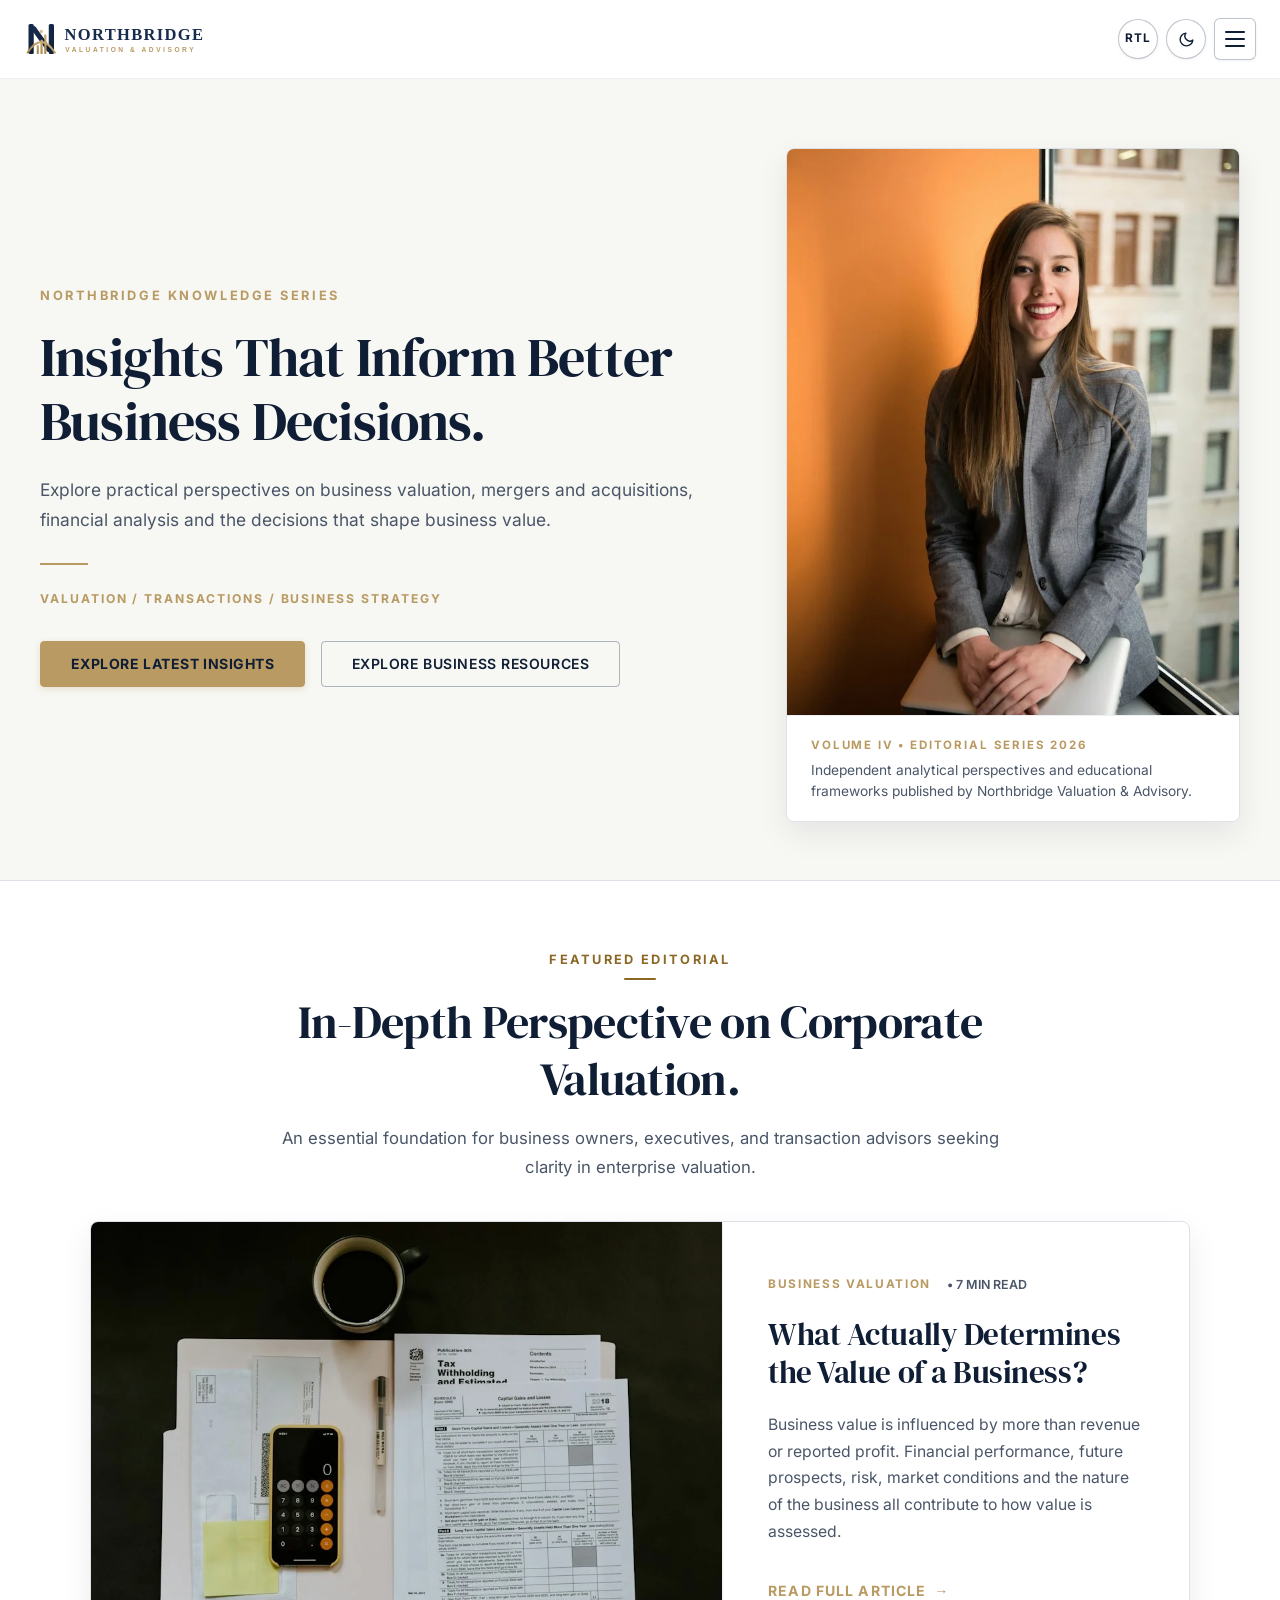
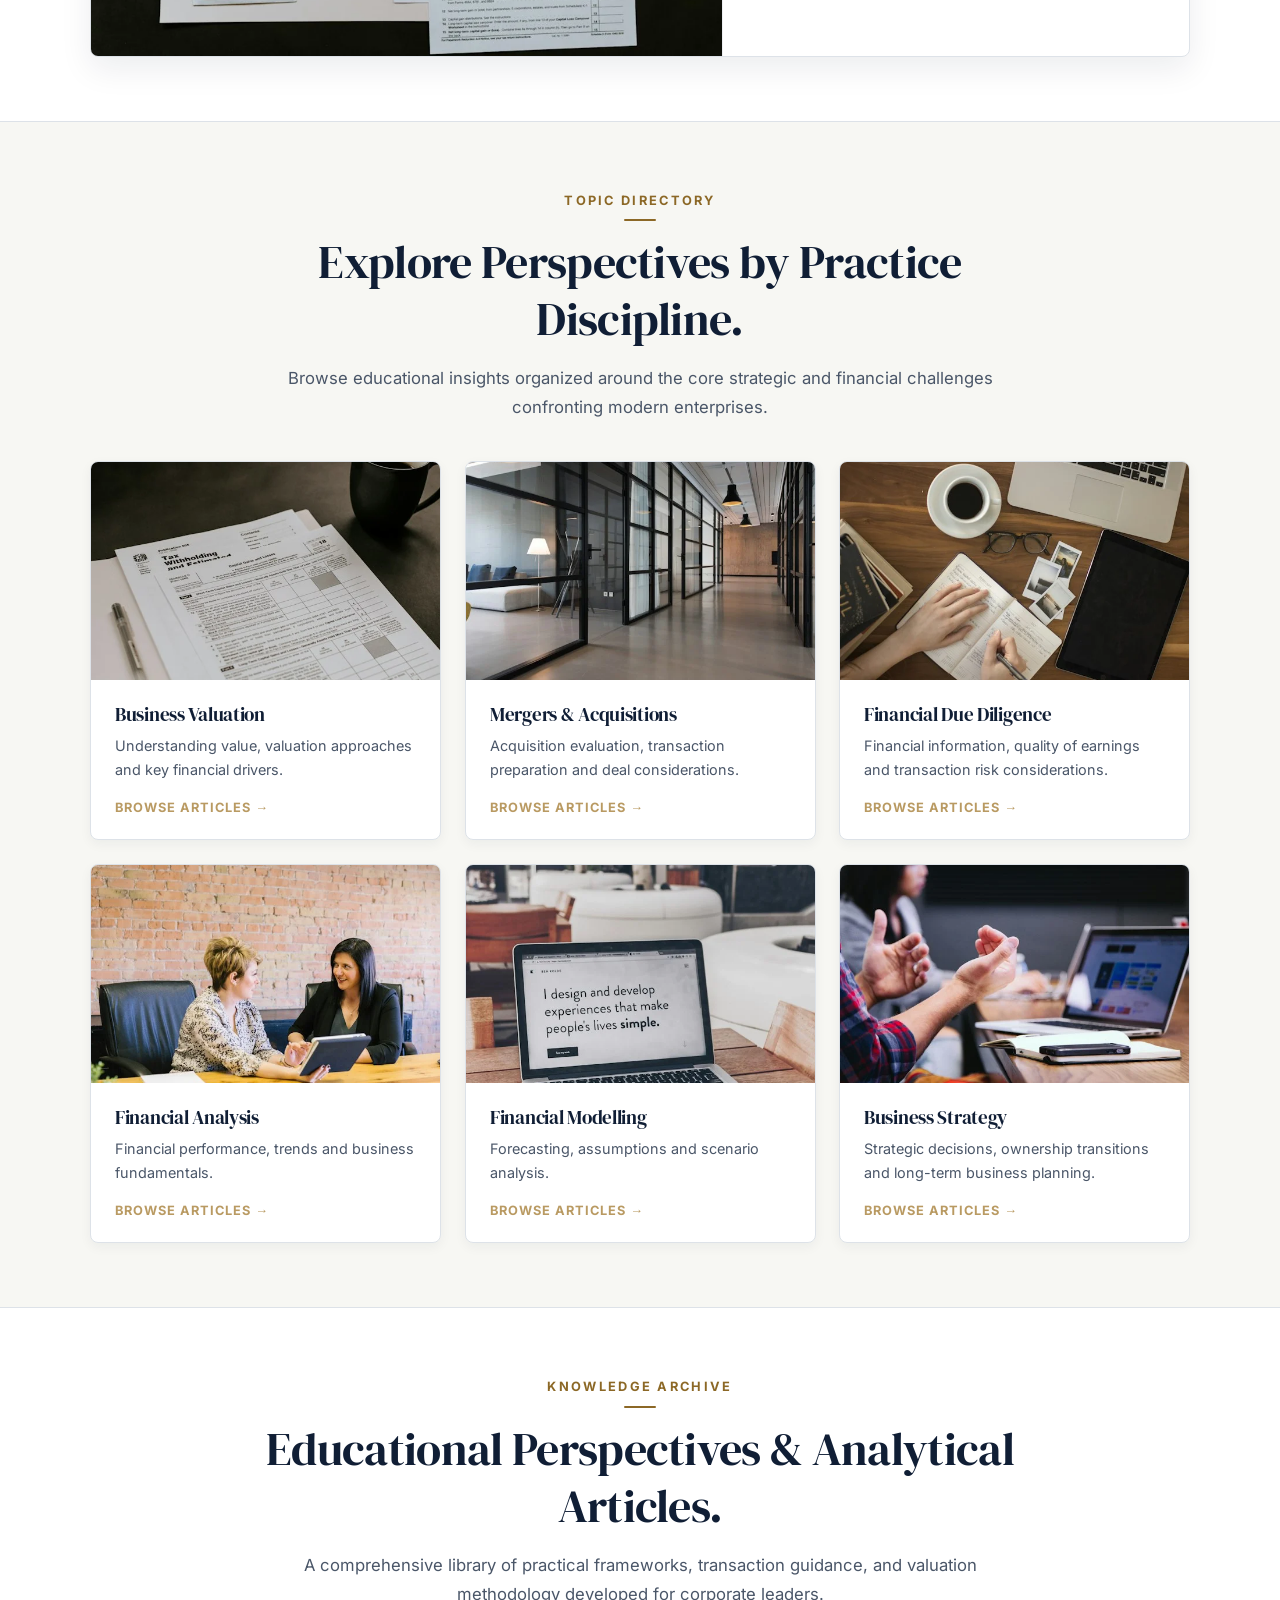
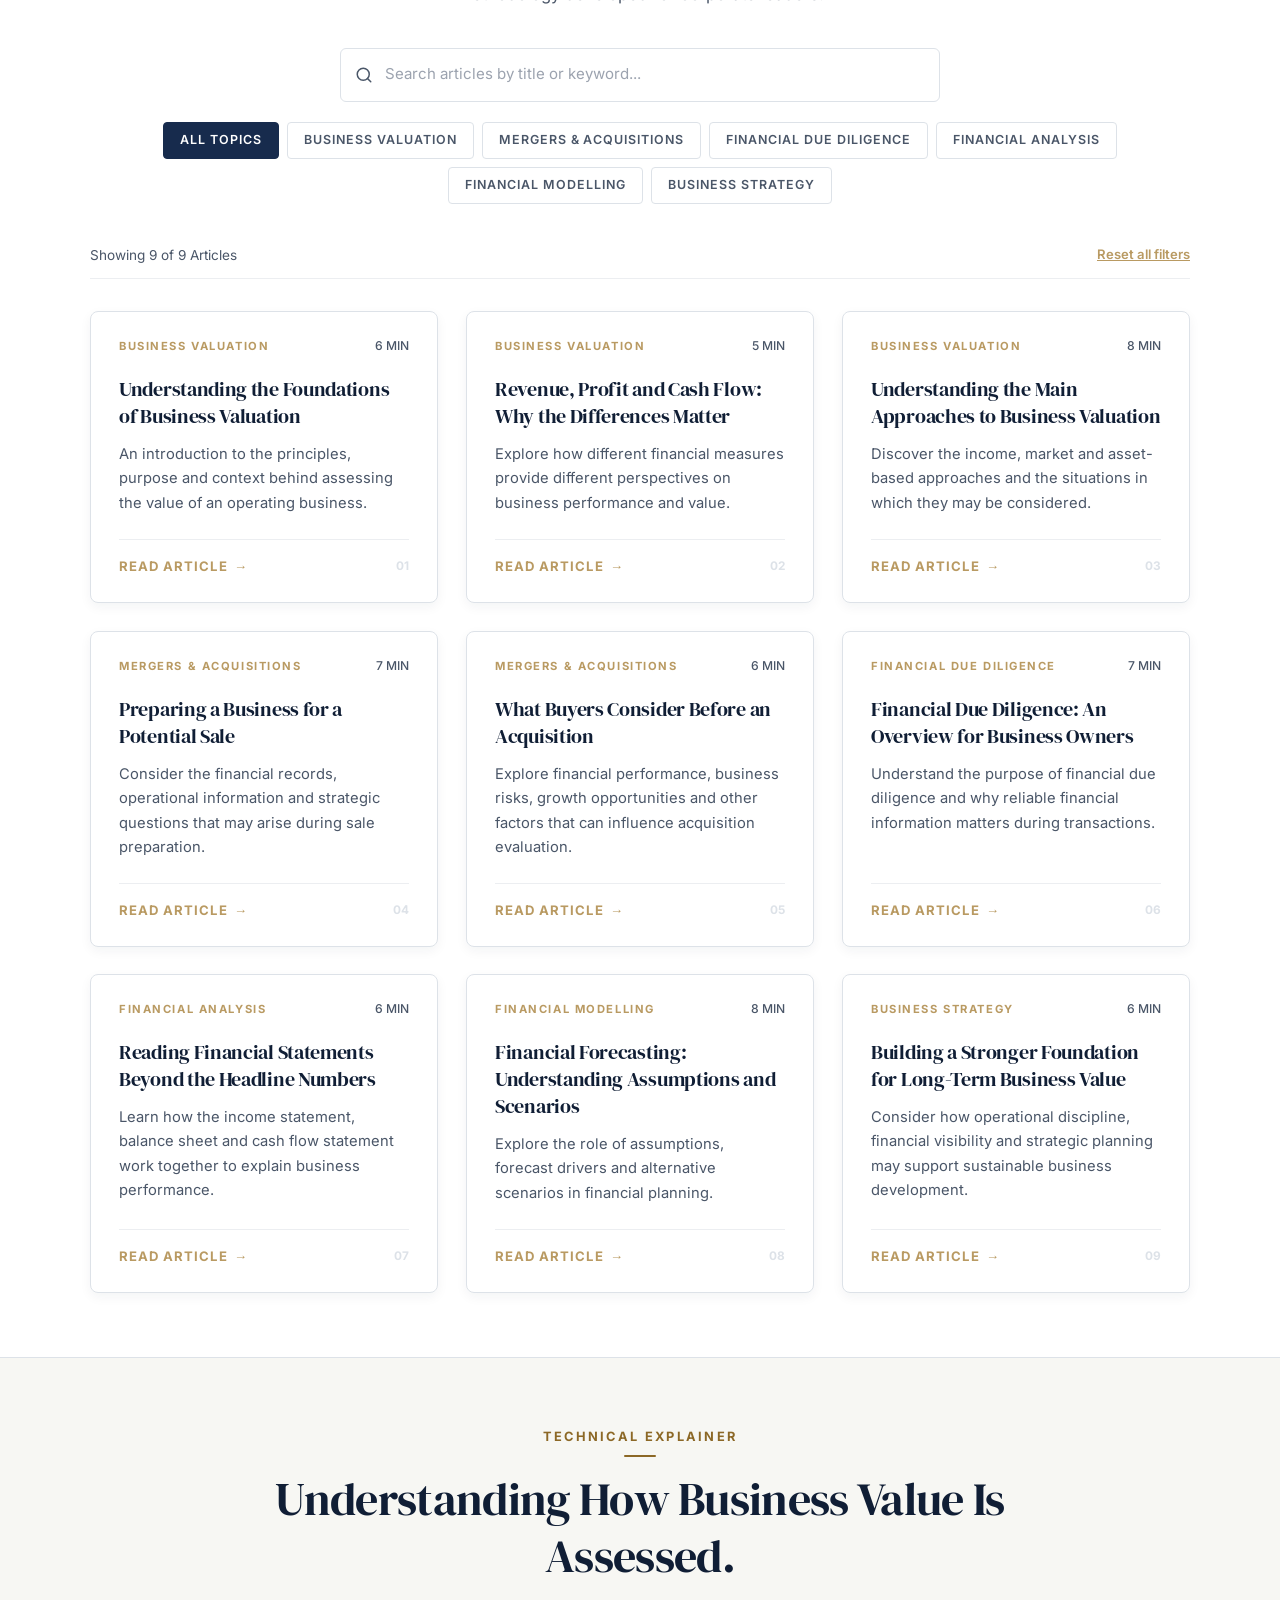
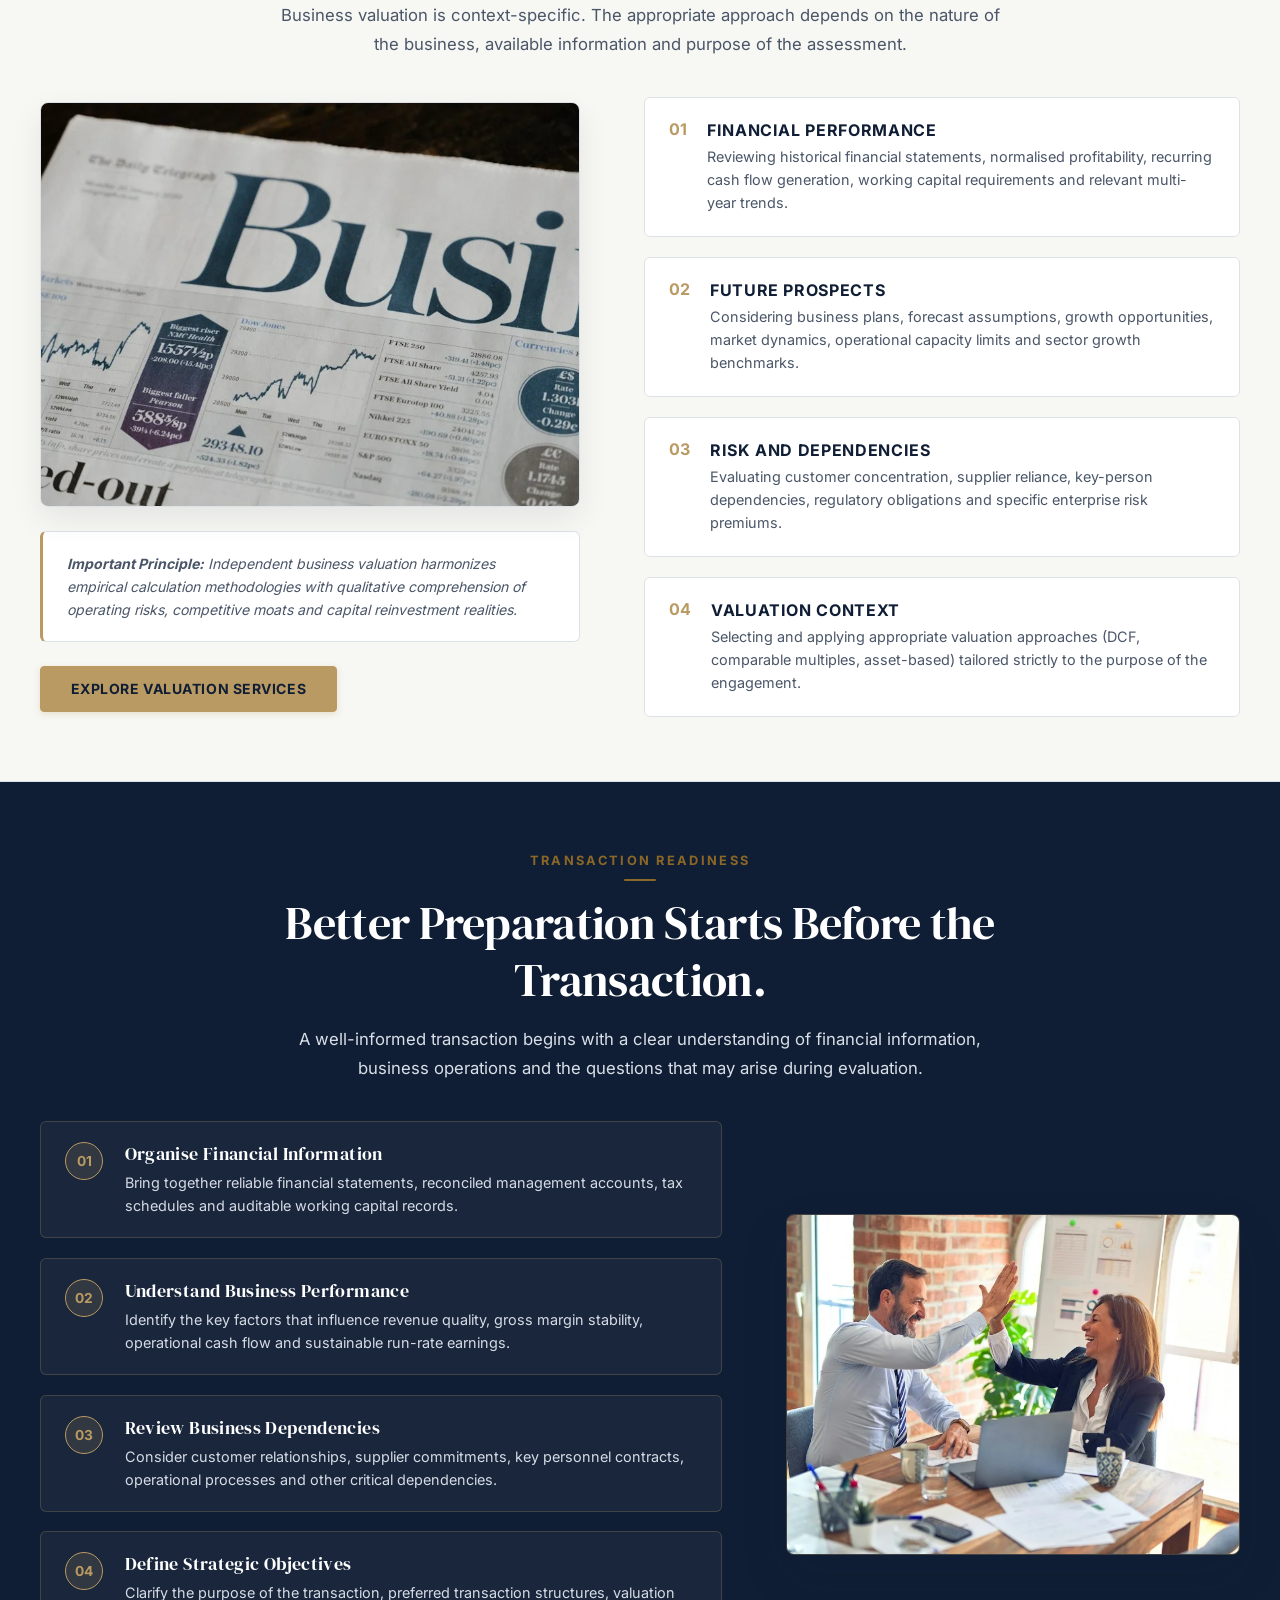
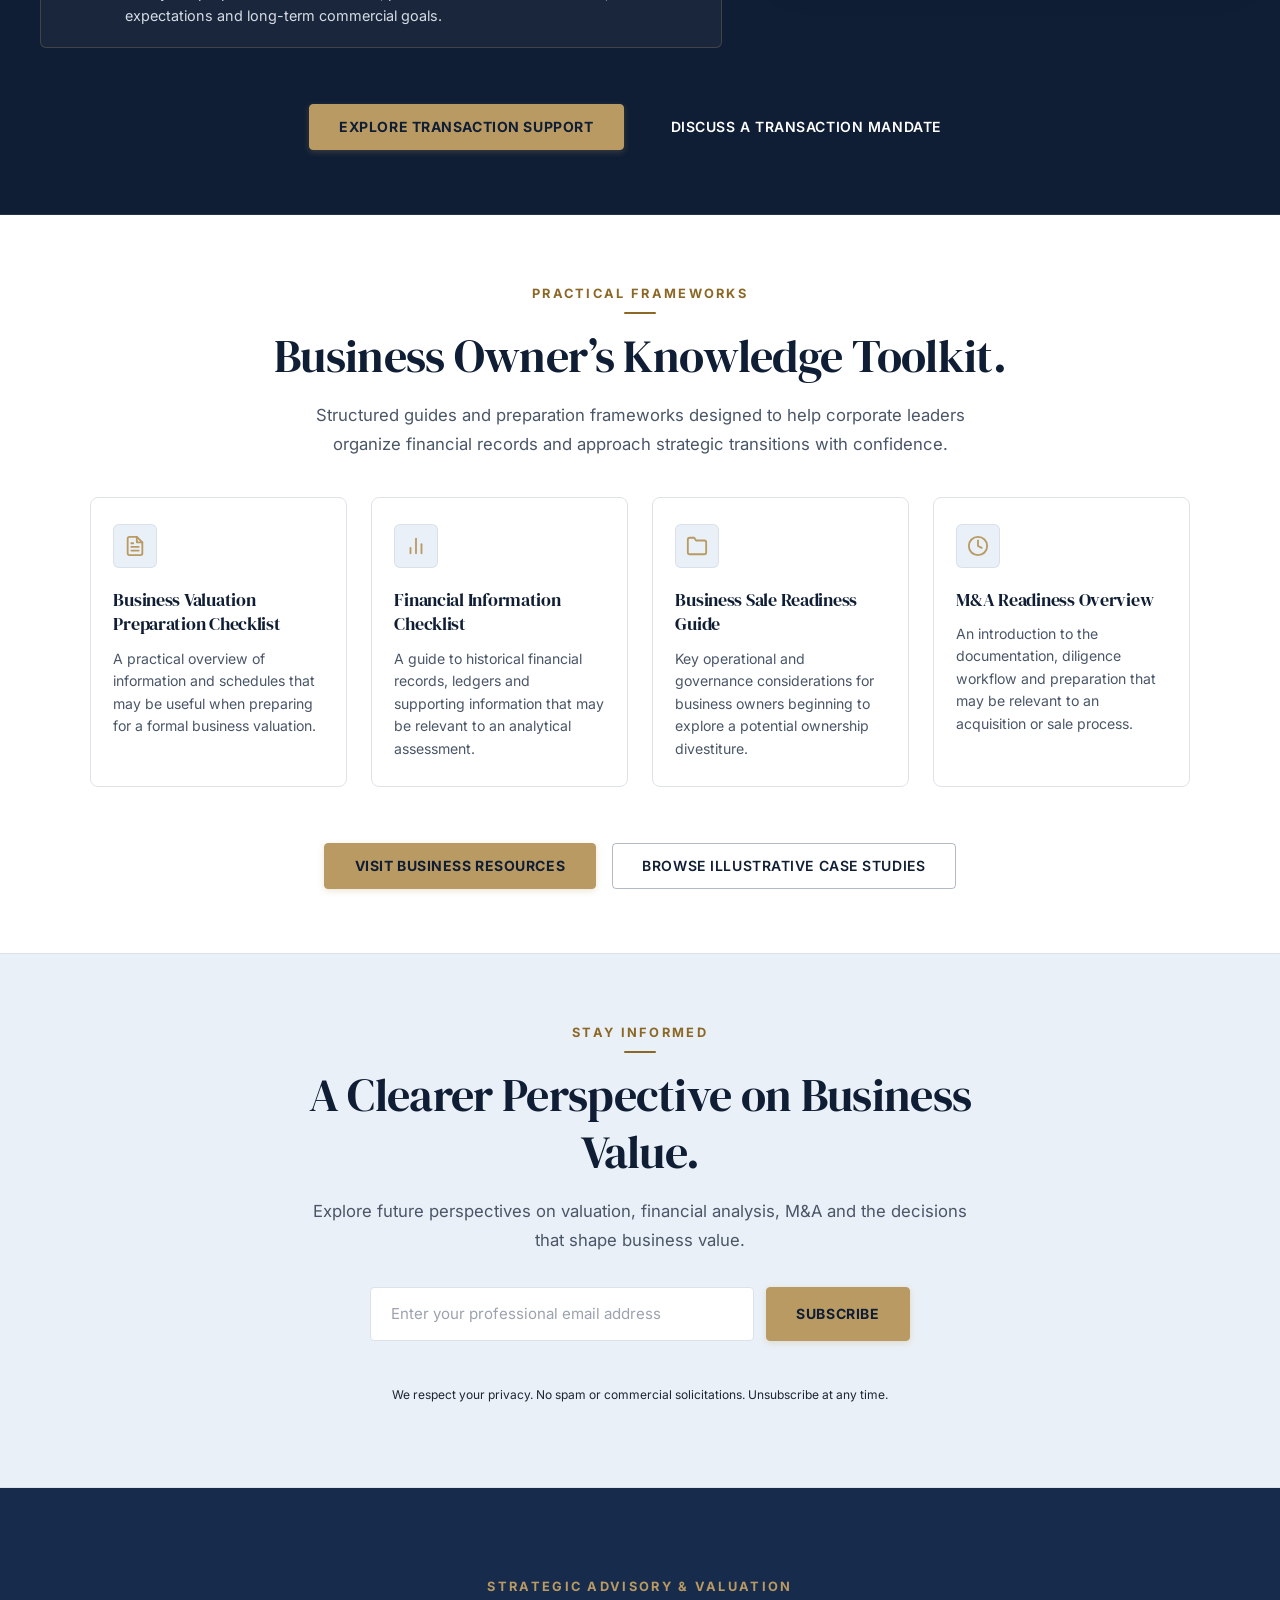
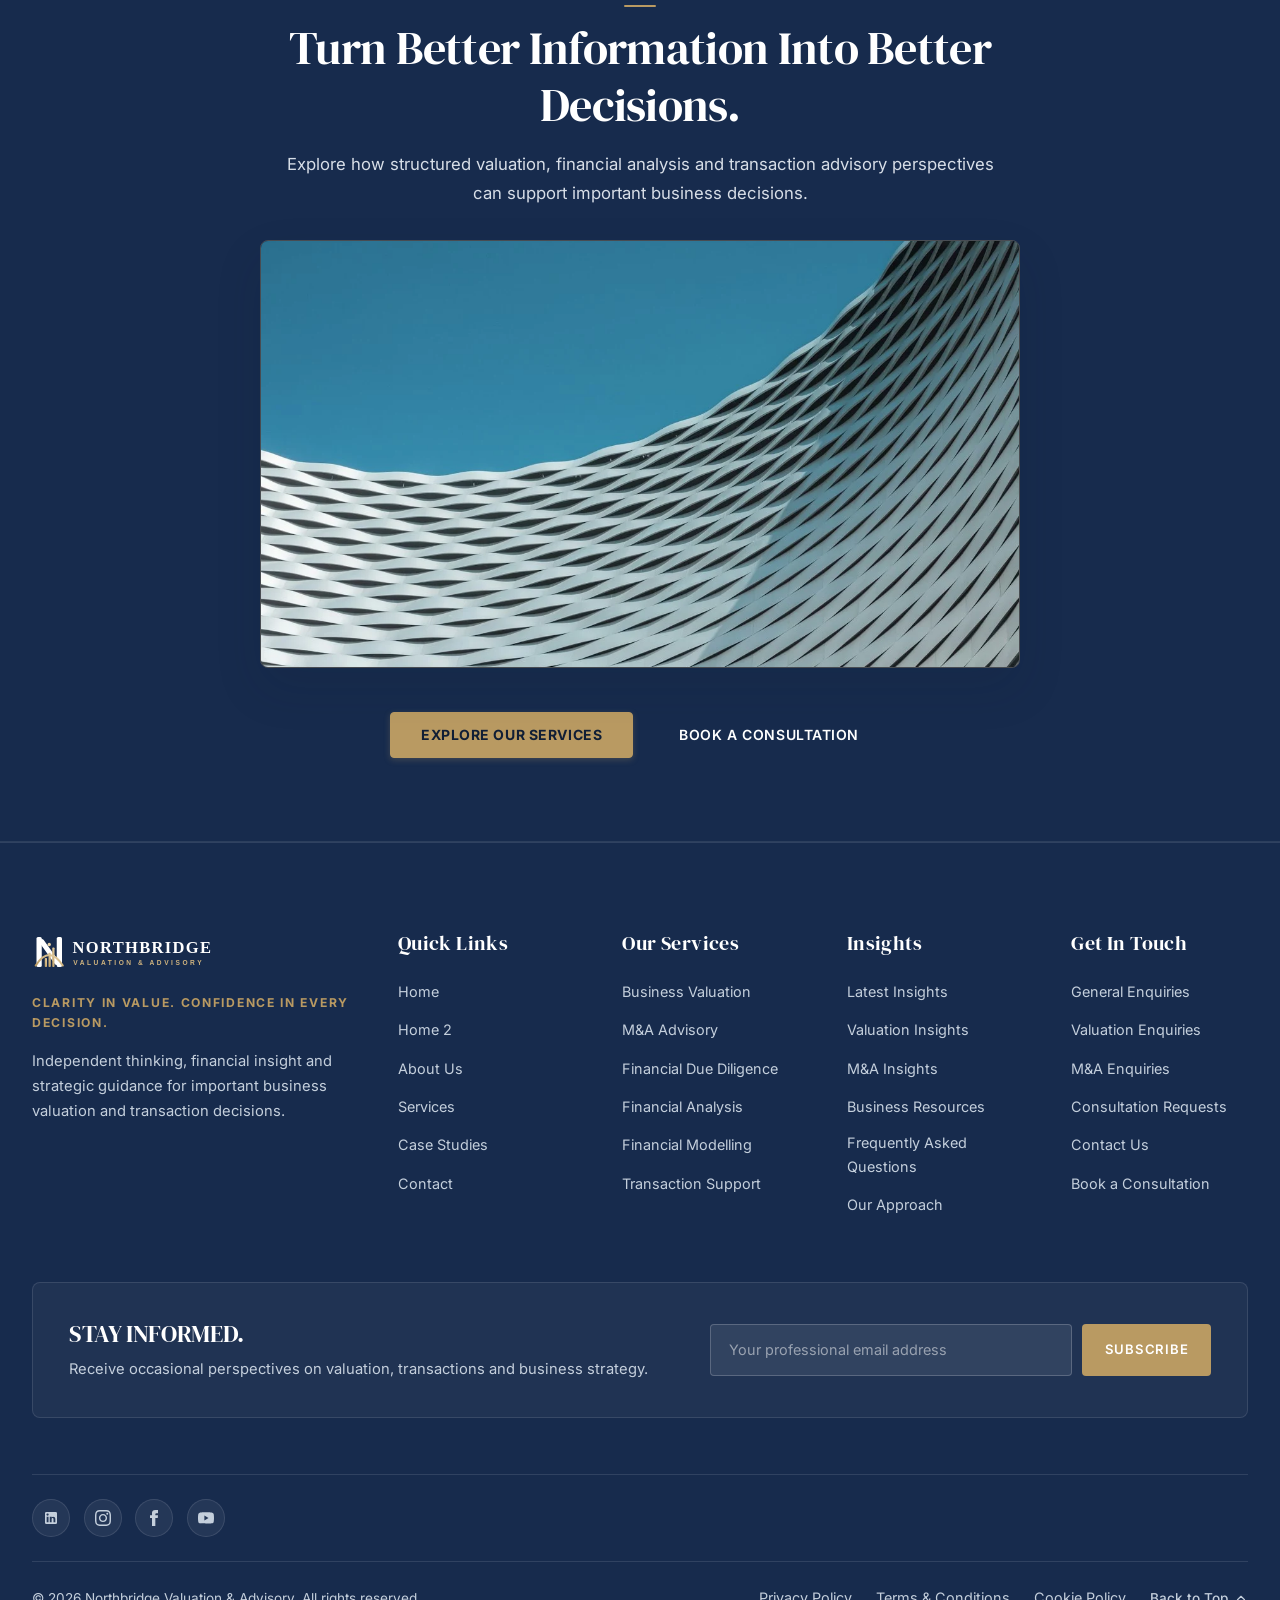
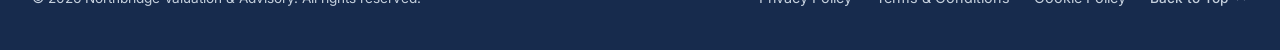
<file: blog.html>
<!DOCTYPE html>
<html lang="en" dir="ltr">
<head>
  <meta charset="UTF-8">
  <meta name="viewport" content="width=device-width, initial-scale=1.0">
  <title>Insights &amp; Editorial Knowledge Hub | Northbridge Valuation &amp; Advisory</title>
  <meta name="description" content="Explore educational articles, business valuation methodology, M&amp;A transaction guidance, financial due diligence and performance analysis from Northbridge Valuation &amp; Advisory.">

  <!-- Open Graph Metadata -->
  <meta property="og:title" content="Insights &amp; Editorial Knowledge Hub | Northbridge Valuation &amp; Advisory">
  <meta property="og:description" content="Explore practical perspectives on business valuation, mergers and acquisitions, financial analysis and the decisions that shape business value.">
  <meta property="og:type" content="website">
  <meta property="og:image" content="assets/images/blog/insights-editorial-hero.webp">

  <!-- Favicon -->
  <link rel="icon" type="image/svg+xml" href="assets/images/brand/favicon.svg">

  <!-- Pre-render Theme & Direction Script (Prevents flash of unstyled theme/direction) -->
  <script>
    (function () {
      try {
        var theme = localStorage.getItem('northbridge_theme');
        var dir = localStorage.getItem('northbridge_direction');
        if (theme === 'dark') {
          document.documentElement.setAttribute('data-theme', 'dark');
        } else {
          document.documentElement.removeAttribute('data-theme');
        }
        if (dir === 'rtl') {
          document.documentElement.setAttribute('dir', 'rtl');
          document.documentElement.setAttribute('lang', 'ar');
        } else {
          document.documentElement.setAttribute('dir', 'ltr');
          document.documentElement.setAttribute('lang', 'en');
        }
      } catch (e) {}
    })();
  </script>

  <!-- Local Stylesheets Only (Offline Ready, No External CDN) -->
  <link rel="stylesheet" href="assets/css/bootstrap.min.css">
  <link rel="stylesheet" href="assets/css/tailwind.css">
  <link rel="stylesheet" href="assets/css/main.css">
  <link rel="stylesheet" href="assets/css/blog.css">
</head>
<body>

  <!-- ======================================================================
       HEADER / SHARED STICKY NAVBAR (EXACT SAME AS INDEX.HTML)
       Height: Desktop 88px | Tablet 78px | Mobile 72px
       ====================================================================== -->
  <header class="nb-header" role="banner">
    <div class="nb-navbar-container">
      
      <!-- Brand Logo (Left) -->
      <a href="index.html" class="nb-brand-link" aria-label="Northbridge Valuation &amp; Advisory Homepage">
        <img src="assets/images/brand/logo.svg" alt="Northbridge Valuation &amp; Advisory" class="nb-brand-logo logo-light-mode" width="230" height="38">
        <img src="assets/images/brand/logo-white.svg" alt="Northbridge Valuation &amp; Advisory" class="nb-brand-logo logo-dark-mode" width="230" height="38">
      </a>

      <!-- Desktop Navigation Menu (Centre - 1281px+) -->
      <nav class="nb-desktop-nav" aria-label="Primary Navigation">
        <!-- 1. Home Dropdown -->
        <div class="nb-nav-item nb-dropdown">
          <a href="index.html" class="nb-nav-link" id="homeDropdown" aria-haspopup="true" aria-expanded="false">
            <span>Home</span>
            <span class="nb-dropdown-icon" aria-hidden="true">&#9662;</span>
          </a>
          <ul class="nb-dropdown-menu" aria-labelledby="homeDropdown">
            <li class="nb-dropdown-item"><a href="index.html" class="nb-dropdown-link">Home 1</a></li>
            <li class="nb-dropdown-item"><a href="home2.html" class="nb-dropdown-link">Home 2</a></li>
          </ul>
        </div>

        <!-- 2. About -->
        <div class="nb-nav-item">
          <a href="about.html" class="nb-nav-link">About</a>
        </div>

        <!-- 3. Services (Direct link, NO dropdown, NO dropdown arrow) -->
        <div class="nb-nav-item">
          <a href="services.html" class="nb-nav-link">Services</a>
        </div>

        <!-- 4. Case Studies -->
        <div class="nb-nav-item">
          <a href="case-studies.html" class="nb-nav-link">Case Studies</a>
        </div>

        <!-- 5. Insights Dropdown (Active State on Insights page) -->
        <div class="nb-nav-item nb-dropdown">
          <a href="blog.html" class="nb-nav-link active" id="insightsDropdown" aria-haspopup="true" aria-expanded="false">
            <span>Insights</span>
            <span class="nb-dropdown-icon" aria-hidden="true">&#9662;</span>
          </a>
          <ul class="nb-dropdown-menu" aria-labelledby="insightsDropdown">
            <li class="nb-dropdown-item"><a href="blog.html" class="nb-dropdown-link active">Latest Insights / Blog</a></li>
            <li class="nb-dropdown-item"><a href="resources.html" class="nb-dropdown-link">Business Resources</a></li>
          </ul>
        </div>

        <!-- 6. FAQ -->
        <div class="nb-nav-item">
          <a href="faq.html" class="nb-nav-link">FAQ</a>
        </div>

        <!-- 7. Contact -->
        <div class="nb-nav-item">
          <a href="contact.html" class="nb-nav-link">Contact</a>
        </div>
      </nav>

      <!-- Desktop Right Controls (EXACT ORDER: 1. LTR/RTL, 2. Dark/Light, 3. Book a Consultation) -->
      <div class="nb-desktop-controls">
        <!-- 1. LTR / RTL Toggle -->
        <button type="button" class="nb-icon-btn dir-toggle-btn" id="dir-toggle" aria-label="Switch to RTL layout">
          <span class="nb-dir-label">RTL</span>
        </button>

        <!-- 2. Dark Mode / Light Mode Toggle -->
        <button type="button" class="nb-icon-btn theme-toggle-btn" id="theme-toggle" aria-label="Switch to dark mode">
          <svg class="icon-sun" width="18" height="18" viewBox="0 0 24 24" fill="none" stroke="currentColor" stroke-width="2" stroke-linecap="round" stroke-linejoin="round" style="display: none;" aria-hidden="true">
            <circle cx="12" cy="12" r="5"></circle>
            <line x1="12" y1="1" x2="12" y2="3"></line>
            <line x1="12" y1="21" x2="12" y2="23"></line>
            <line x1="4.22" y1="4.22" x2="5.64" y2="5.64"></line>
            <line x1="18.36" y1="18.36" x2="19.78" y2="19.78"></line>
            <line x1="1" y1="12" x2="3" y2="12"></line>
            <line x1="21" y1="12" x2="23" y2="12"></line>
            <line x1="4.22" y1="19.78" x2="5.64" y2="18.36"></line>
            <line x1="18.36" y1="5.64" x2="19.78" y2="4.22"></line>
          </svg>
          <svg class="icon-moon" width="18" height="18" viewBox="0 0 24 24" fill="none" stroke="currentColor" stroke-width="2" stroke-linecap="round" stroke-linejoin="round" aria-hidden="true">
            <path d="M21 12.79A9 9 0 1 1 11.21 3 7 7 0 0 0 21 12.79z"></path>
          </svg>
        </button>

        <!-- 3. BOOK A CONSULTATION Button -->
        <a href="contact.html#consultation" class="nb-nav-cta">Book a Consultation</a>
      </div>

      <!-- Mobile & Tablet Controls Bar (Logo on left, Dark + RTL + Hamburger on right) -->
      <div class="nb-mobile-controls">
        <button type="button" class="nb-icon-btn dir-toggle-btn" aria-label="Toggle text direction">
          <span class="nb-dir-label">RTL</span>
        </button>
        <button type="button" class="nb-icon-btn theme-toggle-btn" aria-label="Toggle dark mode">
          <svg class="icon-sun" width="17" height="17" viewBox="0 0 24 24" fill="none" stroke="currentColor" stroke-width="2" stroke-linecap="round" stroke-linejoin="round" style="display: none;" aria-hidden="true">
            <circle cx="12" cy="12" r="5"></circle>
            <line x1="12" y1="1" x2="12" y2="3"></line>
            <line x1="12" y1="21" x2="12" y2="23"></line>
            <line x1="4.22" y1="4.22" x2="5.64" y2="5.64"></line>
            <line x1="18.36" y1="18.36" x2="19.78" y2="19.78"></line>
            <line x1="1" y1="12" x2="3" y2="12"></line>
            <line x1="21" y1="12" x2="23" y2="12"></line>
            <line x1="4.22" y1="19.78" x2="5.64" y2="18.36"></line>
            <line x1="18.36" y1="5.64" x2="19.78" y2="4.22"></line>
          </svg>
          <svg class="icon-moon" width="17" height="17" viewBox="0 0 24 24" fill="none" stroke="currentColor" stroke-width="2" stroke-linecap="round" stroke-linejoin="round" aria-hidden="true">
            <path d="M21 12.79A9 9 0 1 1 11.21 3 7 7 0 0 0 21 12.79z"></path>
          </svg>
        </button>
        <button type="button" class="nb-hamburger-btn" aria-label="Open navigation drawer" aria-expanded="false" aria-controls="mobileDrawer">
          <span class="nb-hamburger-bar"></span>
          <span class="nb-hamburger-bar"></span>
          <span class="nb-hamburger-bar"></span>
        </button>
      </div>

    </div>
  </header>

  <!-- ======================================================================
       MOBILE & TABLET FULL NAVIGATION DRAWER (EXACT SAME AS INDEX.HTML)
       ====================================================================== -->
  <div class="nb-drawer-backdrop" aria-hidden="true"></div>
  <aside class="nb-drawer" id="mobileDrawer" role="dialog" aria-modal="true" aria-label="Mobile Navigation Menu">
    <div class="nb-drawer-header">
      <a href="index.html" class="nb-brand-link" aria-label="Northbridge Valuation &amp; Advisory Homepage">
        <img src="assets/images/brand/logo.svg" alt="Northbridge Valuation &amp; Advisory" class="nb-brand-logo logo-light-mode" width="190" height="32">
        <img src="assets/images/brand/logo-white.svg" alt="Northbridge Valuation &amp; Advisory" class="nb-brand-logo logo-dark-mode" width="190" height="32">
      </a>
      <button type="button" class="nb-drawer-close-btn" aria-label="Close navigation menu">
        <svg width="20" height="20" viewBox="0 0 24 24" fill="none" stroke="currentColor" stroke-width="2" stroke-linecap="round" stroke-linejoin="round" aria-hidden="true">
          <line x1="18" y1="6" x2="6" y2="18"></line>
          <line x1="6" y1="6" x2="18" y2="18"></line>
        </svg>
      </button>
    </div>

    <div class="nb-drawer-body">
      <ul class="nb-drawer-nav">
        <!-- Home Accordion -->
        <li class="nb-drawer-item">
          <button type="button" class="nb-drawer-link nb-drawer-toggle-btn" data-target="drawerHomeSubnav" aria-expanded="false">
            <span>Home</span>
            <span class="nb-drawer-toggle-icon" aria-hidden="true">&#9662;</span>
          </button>
          <ul class="nb-drawer-subnav" id="drawerHomeSubnav">
            <li><a href="index.html" class="nb-drawer-sublink">Home 1</a></li>
            <li><a href="home2.html" class="nb-drawer-sublink">Home 2</a></li>
          </ul>
        </li>

        <!-- About -->
        <li class="nb-drawer-item">
          <a href="about.html" class="nb-drawer-link">About</a>
        </li>

        <!-- Services -->
        <li class="nb-drawer-item">
          <a href="services.html" class="nb-drawer-link">Services</a>
        </li>

        <!-- Case Studies -->
        <li class="nb-drawer-item">
          <a href="case-studies.html" class="nb-drawer-link">Case Studies</a>
        </li>

        <!-- Insights Accordion (Active State) -->
        <li class="nb-drawer-item">
          <button type="button" class="nb-drawer-link active nb-drawer-toggle-btn" data-target="drawerInsightsSubnav" aria-expanded="true">
            <span>Insights</span>
            <span class="nb-drawer-toggle-icon" aria-hidden="true">&#9662;</span>
          </button>
          <ul class="nb-drawer-subnav" id="drawerInsightsSubnav" style="display: block;">
            <li><a href="blog.html" class="nb-drawer-sublink active">Latest Insights / Blog</a></li>
            <li><a href="resources.html" class="nb-drawer-sublink">Business Resources</a></li>
          </ul>
        </li>

        <!-- FAQ -->
        <li class="nb-drawer-item">
          <a href="faq.html" class="nb-drawer-link">FAQ</a>
        </li>

        <!-- Contact -->
        <li class="nb-drawer-item">
          <a href="contact.html" class="nb-drawer-link">Contact</a>
        </li>
      </ul>

      <!-- Drawer Controls & Action Buttons -->
      <div class="nb-drawer-footer">
        <div class="nb-drawer-toggles-row">
          <button type="button" class="nb-drawer-toggle-item dir-toggle-btn" aria-label="Toggle layout direction">
            <span class="dir-text-label">RTL Layout</span>
          </button>
          <button type="button" class="nb-drawer-toggle-item theme-toggle-btn" aria-label="Toggle dark mode">
            <span class="theme-text-label">Dark Mode</span>
          </button>
        </div>
        <a href="contact.html#consultation" class="nb-btn nb-btn-gold nb-drawer-cta">Book a Consultation</a>
      </div>
    </div>
  </aside>

  <!-- ======================================================================
       INSIGHTS PAGE MAIN CONTENT — NINE UNIQUE SECTIONS
       01: #insights-hero (Editorial Knowledge Index Hero)
       02: #featured-story (Featured Editorial Story)
       03: #topic-directory (Browse Insights by Topic)
       04: #latest-insights (Latest Insights / Article Library)
       05: #valuation-explainer (Technical Valuation Concept Explainer)
       06: #transaction-insight (Transaction Readiness: Before the Deal)
       07: #knowledge-toolkit (Business Owner's Knowledge Toolkit)
       08: #insights-newsletter (Insights Newsletter / Knowledge Updates)
       09: #insights-cta (Final Editorial CTA)
       ====================================================================== -->
  <main id="main-content">

    <!-- --------------------------------------------------------------------
         SECTION 01: #insights-hero (Editorial Knowledge Index Hero)
         Soft ivory background. Left title and content, right masthead card
         with executive photo. All section headings, intros, and CTA groups centered.
         -------------------------------------------------------------------- -->
    <section id="insights-hero" aria-labelledby="insights-hero-title">
      <div class="nb-container">
        
        <div class="insights-hero-grid">
          
          <!-- Content Left -->
          <div class="insights-hero-content">
            <span class="insights-hero-eyebrow">NORTHBRIDGE KNOWLEDGE SERIES</span>
            <h1 id="insights-hero-title" class="insights-hero-title">
              Insights That Inform Better Business Decisions.
            </h1>
            <p class="insights-hero-desc">
              Explore practical perspectives on business valuation, mergers and acquisitions, financial analysis and the decisions that shape business value.
            </p>
            <div class="insights-editorial-divider" aria-hidden="true"></div>
            <span class="insights-hero-label">VALUATION / TRANSACTIONS / BUSINESS STRATEGY</span>

            <!-- CTA Group -->
            <div class="d-flex flex-wrap gap-3 align-items-center">
              <a href="#latest-insights" class="nb-btn nb-btn-gold">Explore Latest Insights</a>
              <a href="resources.html" class="nb-btn nb-btn-outline">Explore Business Resources</a>
            </div>
          </div>

          <!-- Vertical Publication Masthead Column (Right) -->
          <div class="insights-hero-media">
            <div class="insights-masthead-card">
              <div class="insights-masthead-media">
                <img 
                  src="assets/images/blog/insights-editorial-hero.webp" 
                  alt="Senior executive reviewing financial reports and portfolio documents in a calm, modern office setting" 
                  class="insights-masthead-img"
                  width="700"
                  height="900"
                  loading="eager"
                  fetchpriority="high"
                >
              </div>
              <div class="insights-masthead-meta">
                <span class="masthead-vol">VOLUME IV &bull; EDITORIAL SERIES 2026</span>
                <p class="masthead-desc">
                  Independent analytical perspectives and educational frameworks published by Northbridge Valuation &amp; Advisory.
                </p>
              </div>
            </div>
          </div>

        </div>

      </div>
    </section>

    <!-- --------------------------------------------------------------------
         SECTION 02: #featured-story (Featured Editorial Story)
         White background. Large horizontal editorial feature card.
         -------------------------------------------------------------------- -->
    <section id="featured-story" class="nb-section" aria-labelledby="featured-story-title">
      <div class="nb-container">
        
        <!-- Centred Section Header -->
        <div class="nb-section-header text-center">
          <span class="section-eyebrow">FEATURED EDITORIAL</span>
          <h2 id="featured-story-title" class="section-heading">
            In-Depth Perspective on Corporate Valuation.
          </h2>
          <p class="section-intro">
            An essential foundation for business owners, executives, and transaction advisors seeking clarity in enterprise valuation.
          </p>
        </div>

        <!-- Featured Story Horizontal Card -->
        <div class="featured-story-card">
          <div class="featured-story-media">
            <img 
              src="assets/images/blog/featured-business-valuation.webp" 
              alt="Financial analyst examining company financial statements, ledger sheets, and analytical charts at desk" 
              class="featured-story-img"
              width="1000"
              height="650"
              loading="lazy"
            >
          </div>
          <div class="featured-story-body">
            <div class="featured-meta-row">
              <span class="featured-category-badge">BUSINESS VALUATION</span>
              <span class="featured-reading-time">&bull; 7 MIN READ</span>
            </div>
            <h3 class="featured-story-title">
              What Actually Determines the Value of a Business?
            </h3>
            <p class="featured-story-summary">
              Business value is influenced by more than revenue or reported profit. Financial performance, future prospects, risk, market conditions and the nature of the business all contribute to how value is assessed.
            </p>
            <div>
              <button type="button" class="featured-read-link" data-open-article="featured" aria-label="Read full article: What Actually Determines the Value of a Business?">
                <span>Read Full Article</span>
                <span aria-hidden="true">&rarr;</span>
              </button>
            </div>
          </div>
        </div>

      </div>
    </section>

    <!-- --------------------------------------------------------------------
         SECTION 03: #topic-directory (Browse Insights by Topic)
         Soft ivory background. Horizontal topic directory with 6 disciplines.
         -------------------------------------------------------------------- -->
    <section id="topic-directory" class="nb-section" aria-labelledby="topic-dir-title">
      <div class="nb-container">
        
        <!-- Centred Section Header -->
        <div class="nb-section-header text-center">
          <span class="section-eyebrow">TOPIC DIRECTORY</span>
          <h2 id="topic-dir-title" class="section-heading">
            Explore Perspectives by Practice Discipline.
          </h2>
          <p class="section-intro">
            Browse educational insights organized around the core strategic and financial challenges confronting modern enterprises.
          </p>
        </div>

        <!-- 6 Topic Cards Grid -->
        <div class="topic-cards-grid">
          
          <!-- Topic 1: Business Valuation -->
          <div class="topic-item-card" data-topic-filter="valuation" role="button" tabindex="0" aria-label="Filter articles by Business Valuation">
            <div class="topic-card-media">
              <img src="assets/images/blog/topic-valuation.webp" alt="Business valuation financial documents on table" class="topic-card-img" width="600" height="450" loading="lazy">
            </div>
            <div class="topic-card-body">
              <h3 class="topic-card-title">Business Valuation</h3>
              <p class="topic-card-desc">Understanding value, valuation approaches and key financial drivers.</p>
              <span class="topic-card-link-text">Browse Articles &rarr;</span>
            </div>
          </div>

          <!-- Topic 2: Mergers & Acquisitions -->
          <div class="topic-item-card" data-topic-filter="ma" role="button" tabindex="0" aria-label="Filter articles by Mergers and Acquisitions">
            <div class="topic-card-media">
              <img src="assets/images/blog/topic-ma.webp" alt="Corporate boardroom glass conference table prepared for transaction discussions" class="topic-card-img" width="600" height="450" loading="lazy">
            </div>
            <div class="topic-card-body">
              <h3 class="topic-card-title">Mergers &amp; Acquisitions</h3>
              <p class="topic-card-desc">Acquisition evaluation, transaction preparation and deal considerations.</p>
              <span class="topic-card-link-text">Browse Articles &rarr;</span>
            </div>
          </div>

          <!-- Topic 3: Financial Due Diligence -->
          <div class="topic-item-card" data-topic-filter="due-diligence" role="button" tabindex="0" aria-label="Filter articles by Financial Due Diligence">
            <div class="topic-card-media">
              <img src="assets/images/blog/topic-due-diligence.webp" alt="Financial audit worksheets, checklists and pen on desk" class="topic-card-img" width="600" height="450" loading="lazy">
            </div>
            <div class="topic-card-body">
              <h3 class="topic-card-title">Financial Due Diligence</h3>
              <p class="topic-card-desc">Financial information, quality of earnings and transaction risk considerations.</p>
              <span class="topic-card-link-text">Browse Articles &rarr;</span>
            </div>
          </div>

          <!-- Topic 4: Financial Analysis -->
          <div class="topic-item-card" data-topic-filter="analysis" role="button" tabindex="0" aria-label="Filter articles by Financial Analysis">
            <div class="topic-card-media">
              <img src="assets/images/blog/topic-financial-analysis.webp" alt="Financial analytics dashboard display on computer monitor" class="topic-card-img" width="600" height="450" loading="lazy">
            </div>
            <div class="topic-card-body">
              <h3 class="topic-card-title">Financial Analysis</h3>
              <p class="topic-card-desc">Financial performance, trends and business fundamentals.</p>
              <span class="topic-card-link-text">Browse Articles &rarr;</span>
            </div>
          </div>

          <!-- Topic 5: Financial Modelling -->
          <div class="topic-item-card" data-topic-filter="modelling" role="button" tabindex="0" aria-label="Filter articles by Financial Modelling">
            <div class="topic-card-media">
              <img src="assets/images/blog/topic-financial-modelling.webp" alt="Laptop displaying complex financial forecast model alongside clean notepad" class="topic-card-img" width="600" height="450" loading="lazy">
            </div>
            <div class="topic-card-body">
              <h3 class="topic-card-title">Financial Modelling</h3>
              <p class="topic-card-desc">Forecasting, assumptions and scenario analysis.</p>
              <span class="topic-card-link-text">Browse Articles &rarr;</span>
            </div>
          </div>

          <!-- Topic 6: Business Strategy -->
          <div class="topic-item-card" data-topic-filter="strategy" role="button" tabindex="0" aria-label="Filter articles by Business Strategy">
            <div class="topic-card-media">
              <img src="assets/images/blog/topic-business-strategy.webp" alt="Strategic business planning session in modern boardroom" class="topic-card-img" width="600" height="450" loading="lazy">
            </div>
            <div class="topic-card-body">
              <h3 class="topic-card-title">Business Strategy</h3>
              <p class="topic-card-desc">Strategic decisions, ownership transitions and long-term business planning.</p>
              <span class="topic-card-link-text">Browse Articles &rarr;</span>
            </div>
          </div>

        </div>

      </div>
    </section>

    <!-- --------------------------------------------------------------------
         SECTION 04: #latest-insights (Article Library & Filtering)
         White background. Search bar + category pill buttons + 9 articles.
         -------------------------------------------------------------------- -->
    <section id="latest-insights" class="nb-section" aria-labelledby="library-heading">
      <div class="nb-container">
        
        <!-- Centred Section Header -->
        <div class="nb-section-header text-center">
          <span class="section-eyebrow">KNOWLEDGE ARCHIVE</span>
          <h2 id="library-heading" class="section-heading">
            Educational Perspectives &amp; Analytical Articles.
          </h2>
          <p class="section-intro">
            A comprehensive library of practical frameworks, transaction guidance, and valuation methodology developed for corporate leaders.
          </p>
        </div>

        <!-- Search & Filter Toolbar -->
        <div class="article-toolbar">
          
          <!-- Live Search Bar -->
          <div class="search-input-wrap">
            <svg class="search-icon-left" width="18" height="18" viewBox="0 0 24 24" fill="none" stroke="currentColor" stroke-width="2" stroke-linecap="round" stroke-linejoin="round" aria-hidden="true">
              <circle cx="11" cy="11" r="8"></circle>
              <line x1="21" y1="21" x2="16.65" y2="16.65"></line>
            </svg>
            <input 
              type="text" 
              id="articleSearchInput" 
              class="search-input-field" 
              placeholder="Search articles by title or keyword..." 
              aria-label="Search articles by title or keyword"
            >
            <button type="button" id="searchClearBtn" class="search-clear-btn" aria-label="Clear search query">
              <svg width="16" height="16" viewBox="0 0 24 24" fill="none" stroke="currentColor" stroke-width="2" stroke-linecap="round" stroke-linejoin="round" aria-hidden="true">
                <line x1="18" y1="6" x2="6" y2="18"></line>
                <line x1="6" y1="6" x2="18" y2="18"></line>
              </svg>
            </button>
          </div>

          <!-- Category Filter Pills -->
          <div class="article-filter-pills" role="tablist" aria-label="Filter article library by topic">
            <button type="button" class="filter-pill-btn active" data-filter="all" role="tab" aria-selected="true">All Topics</button>
            <button type="button" class="filter-pill-btn" data-filter="valuation" role="tab" aria-selected="false">Business Valuation</button>
            <button type="button" class="filter-pill-btn" data-filter="ma" role="tab" aria-selected="false">Mergers &amp; Acquisitions</button>
            <button type="button" class="filter-pill-btn" data-filter="due-diligence" role="tab" aria-selected="false">Financial Due Diligence</button>
            <button type="button" class="filter-pill-btn" data-filter="analysis" role="tab" aria-selected="false">Financial Analysis</button>
            <button type="button" class="filter-pill-btn" data-filter="modelling" role="tab" aria-selected="false">Financial Modelling</button>
            <button type="button" class="filter-pill-btn" data-filter="strategy" role="tab" aria-selected="false">Business Strategy</button>
          </div>

        </div>

        <!-- Results Counter & Reset Action -->
        <div class="results-status-bar">
          <span id="resultsCount">Showing 9 of 9 Articles</span>
          <button type="button" id="resetFiltersBtn" class="reset-filters-link">Reset all filters</button>
        </div>

        <!-- 9 Original Educational Articles Grid -->
        <div class="articles-library-grid" id="articlesLibraryGrid">
          
          <!-- Article 01 -->
          <article class="article-card" data-category="valuation">
            <div class="article-card-header">
              <span class="article-cat-badge">Business Valuation</span>
              <span class="article-read-time">6 MIN</span>
            </div>
            <div class="article-card-body">
              <h3 class="article-card-title">Understanding the Foundations of Business Valuation</h3>
              <p class="article-card-summary">
                An introduction to the principles, purpose and context behind assessing the value of an operating business.
              </p>
              <div class="article-card-footer">
                <button type="button" class="article-read-btn" data-open-article="article-01" aria-label="Read full article: Understanding the Foundations of Business Valuation">
                  <span>Read Article</span>
                  <span aria-hidden="true">&rarr;</span>
                </button>
                <span class="article-number-badge">01</span>
              </div>
            </div>
          </article>

          <!-- Article 02 -->
          <article class="article-card" data-category="valuation">
            <div class="article-card-header">
              <span class="article-cat-badge">Business Valuation</span>
              <span class="article-read-time">5 MIN</span>
            </div>
            <div class="article-card-body">
              <h3 class="article-card-title">Revenue, Profit and Cash Flow: Why the Differences Matter</h3>
              <p class="article-card-summary">
                Explore how different financial measures provide different perspectives on business performance and value.
              </p>
              <div class="article-card-footer">
                <button type="button" class="article-read-btn" data-open-article="article-02" aria-label="Read full article: Revenue, Profit and Cash Flow: Why the Differences Matter">
                  <span>Read Article</span>
                  <span aria-hidden="true">&rarr;</span>
                </button>
                <span class="article-number-badge">02</span>
              </div>
            </div>
          </article>

          <!-- Article 03 -->
          <article class="article-card" data-category="valuation">
            <div class="article-card-header">
              <span class="article-cat-badge">Business Valuation</span>
              <span class="article-read-time">8 MIN</span>
            </div>
            <div class="article-card-body">
              <h3 class="article-card-title">Understanding the Main Approaches to Business Valuation</h3>
              <p class="article-card-summary">
                Discover the income, market and asset-based approaches and the situations in which they may be considered.
              </p>
              <div class="article-card-footer">
                <button type="button" class="article-read-btn" data-open-article="article-03" aria-label="Read full article: Understanding the Main Approaches to Business Valuation">
                  <span>Read Article</span>
                  <span aria-hidden="true">&rarr;</span>
                </button>
                <span class="article-number-badge">03</span>
              </div>
            </div>
          </article>

          <!-- Article 04 -->
          <article class="article-card" data-category="ma">
            <div class="article-card-header">
              <span class="article-cat-badge">Mergers &amp; Acquisitions</span>
              <span class="article-read-time">7 MIN</span>
            </div>
            <div class="article-card-body">
              <h3 class="article-card-title">Preparing a Business for a Potential Sale</h3>
              <p class="article-card-summary">
                Consider the financial records, operational information and strategic questions that may arise during sale preparation.
              </p>
              <div class="article-card-footer">
                <button type="button" class="article-read-btn" data-open-article="article-04" aria-label="Read full article: Preparing a Business for a Potential Sale">
                  <span>Read Article</span>
                  <span aria-hidden="true">&rarr;</span>
                </button>
                <span class="article-number-badge">04</span>
              </div>
            </div>
          </article>

          <!-- Article 05 -->
          <article class="article-card" data-category="ma">
            <div class="article-card-header">
              <span class="article-cat-badge">Mergers &amp; Acquisitions</span>
              <span class="article-read-time">6 MIN</span>
            </div>
            <div class="article-card-body">
              <h3 class="article-card-title">What Buyers Consider Before an Acquisition</h3>
              <p class="article-card-summary">
                Explore financial performance, business risks, growth opportunities and other factors that can influence acquisition evaluation.
              </p>
              <div class="article-card-footer">
                <button type="button" class="article-read-btn" data-open-article="article-05" aria-label="Read full article: What Buyers Consider Before an Acquisition">
                  <span>Read Article</span>
                  <span aria-hidden="true">&rarr;</span>
                </button>
                <span class="article-number-badge">05</span>
              </div>
            </div>
          </article>

          <!-- Article 06 -->
          <article class="article-card" data-category="due-diligence">
            <div class="article-card-header">
              <span class="article-cat-badge">Financial Due Diligence</span>
              <span class="article-read-time">7 MIN</span>
            </div>
            <div class="article-card-body">
              <h3 class="article-card-title">Financial Due Diligence: An Overview for Business Owners</h3>
              <p class="article-card-summary">
                Understand the purpose of financial due diligence and why reliable financial information matters during transactions.
              </p>
              <div class="article-card-footer">
                <button type="button" class="article-read-btn" data-open-article="article-06" aria-label="Read full article: Financial Due Diligence: An Overview for Business Owners">
                  <span>Read Article</span>
                  <span aria-hidden="true">&rarr;</span>
                </button>
                <span class="article-number-badge">06</span>
              </div>
            </div>
          </article>

          <!-- Article 07 -->
          <article class="article-card" data-category="analysis">
            <div class="article-card-header">
              <span class="article-cat-badge">Financial Analysis</span>
              <span class="article-read-time">6 MIN</span>
            </div>
            <div class="article-card-body">
              <h3 class="article-card-title">Reading Financial Statements Beyond the Headline Numbers</h3>
              <p class="article-card-summary">
                Learn how the income statement, balance sheet and cash flow statement work together to explain business performance.
              </p>
              <div class="article-card-footer">
                <button type="button" class="article-read-btn" data-open-article="article-07" aria-label="Read full article: Reading Financial Statements Beyond the Headline Numbers">
                  <span>Read Article</span>
                  <span aria-hidden="true">&rarr;</span>
                </button>
                <span class="article-number-badge">07</span>
              </div>
            </div>
          </article>

          <!-- Article 08 -->
          <article class="article-card" data-category="modelling">
            <div class="article-card-header">
              <span class="article-cat-badge">Financial Modelling</span>
              <span class="article-read-time">8 MIN</span>
            </div>
            <div class="article-card-body">
              <h3 class="article-card-title">Financial Forecasting: Understanding Assumptions and Scenarios</h3>
              <p class="article-card-summary">
                Explore the role of assumptions, forecast drivers and alternative scenarios in financial planning.
              </p>
              <div class="article-card-footer">
                <button type="button" class="article-read-btn" data-open-article="article-08" aria-label="Read full article: Financial Forecasting: Understanding Assumptions and Scenarios">
                  <span>Read Article</span>
                  <span aria-hidden="true">&rarr;</span>
                </button>
                <span class="article-number-badge">08</span>
              </div>
            </div>
          </article>

          <!-- Article 09 -->
          <article class="article-card" data-category="strategy">
            <div class="article-card-header">
              <span class="article-cat-badge">Business Strategy</span>
              <span class="article-read-time">6 MIN</span>
            </div>
            <div class="article-card-body">
              <h3 class="article-card-title">Building a Stronger Foundation for Long-Term Business Value</h3>
              <p class="article-card-summary">
                Consider how operational discipline, financial visibility and strategic planning may support sustainable business development.
              </p>
              <div class="article-card-footer">
                <button type="button" class="article-read-btn" data-open-article="article-09" aria-label="Read full article: Building a Stronger Foundation for Long-Term Business Value">
                  <span>Read Article</span>
                  <span aria-hidden="true">&rarr;</span>
                </button>
                <span class="article-number-badge">09</span>
              </div>
            </div>
          </article>

        </div>

        <!-- Empty State When No Results Match -->
        <div class="articles-empty-state" id="articlesEmptyState" role="region" aria-live="polite">
          <h3 class="empty-state-title">No Matching Articles Found</h3>
          <p class="empty-state-desc">
            We couldn't find any articles matching your search query or selected topic. Try using a broader keyword or reset the filters.
          </p>
          <button type="button" class="nb-btn nb-btn-gold" onclick="document.getElementById('resetFiltersBtn').click()">
            Reset All Filters
          </button>
        </div>

      </div>
    </section>

    <!-- --------------------------------------------------------------------
         SECTION 05: #valuation-explainer (Technical Valuation Concept Explainer)
         Soft ivory background. Explanatory intro + context box left,
         4-step concept flow right. Centred section header & centered CTA group.
         -------------------------------------------------------------------- -->
    <section id="valuation-explainer" class="nb-section" aria-labelledby="explainer-title">
      <div class="nb-container">
        
        <!-- Centred Section Header -->
        <div class="nb-section-header text-center">
          <span class="section-eyebrow">TECHNICAL EXPLAINER</span>
          <h2 id="explainer-title" class="section-heading">
            Understanding How Business Value Is Assessed.
          </h2>
          <p class="section-intro">
            Business valuation is context-specific. The appropriate approach depends on the nature of the business, available information and purpose of the assessment.
          </p>
        </div>

        <!-- Explainer Layout Grid -->
        <div class="explainer-layout-grid">
          
          <!-- Media & Narrative Left -->
          <div class="explainer-left-media">
            <div class="explainer-img-frame">
              <img 
                src="assets/images/blog/valuation-explainer.webp" 
                alt="Close-up of financial analyst reviewing printed valuation model with calculator and handwritten notes" 
                class="explainer-img"
                width="800"
                height="600"
                loading="lazy"
              >
            </div>
            <div class="explainer-context-box">
              <p class="mb-0">
                <strong>Important Principle:</strong> Independent business valuation harmonizes empirical calculation methodologies with qualitative comprehension of operating risks, competitive moats and capital reinvestment realities.
              </p>
            </div>
            <div>
              <a href="services.html#business-valuation" class="nb-btn nb-btn-gold">Explore Valuation Services</a>
            </div>
          </div>

          <!-- 4-Step Vertical Flow Right -->
          <div class="explainer-flow-list">
            
            <!-- Step 01 -->
            <div class="explainer-step-card">
              <span class="explainer-step-num">01</span>
              <div class="explainer-step-body">
                <h3 class="explainer-step-title">Financial Performance</h3>
                <p class="explainer-step-desc">
                  Reviewing historical financial statements, normalised profitability, recurring cash flow generation, working capital requirements and relevant multi-year trends.
                </p>
              </div>
            </div>

            <!-- Step 02 -->
            <div class="explainer-step-card">
              <span class="explainer-step-num">02</span>
              <div class="explainer-step-body">
                <h3 class="explainer-step-title">Future Prospects</h3>
                <p class="explainer-step-desc">
                  Considering business plans, forecast assumptions, growth opportunities, market dynamics, operational capacity limits and sector growth benchmarks.
                </p>
              </div>
            </div>

            <!-- Step 03 -->
            <div class="explainer-step-card">
              <span class="explainer-step-num">03</span>
              <div class="explainer-step-body">
                <h3 class="explainer-step-title">Risk and Dependencies</h3>
                <p class="explainer-step-desc">
                  Evaluating customer concentration, supplier reliance, key-person dependencies, regulatory obligations and specific enterprise risk premiums.
                </p>
              </div>
            </div>

            <!-- Step 04 -->
            <div class="explainer-step-card">
              <span class="explainer-step-num">04</span>
              <div class="explainer-step-body">
                <h3 class="explainer-step-title">Valuation Context</h3>
                <p class="explainer-step-desc">
                  Selecting and applying appropriate valuation approaches (DCF, comparable multiples, asset-based) tailored strictly to the purpose of the engagement.
                </p>
              </div>
            </div>

          </div>

        </div>

      </div>
    </section>

    <!-- --------------------------------------------------------------------
         SECTION 06: #transaction-insight (Transaction Readiness: Before the Deal)
         Midnight Blue background. 4 preparation timeline areas left,
         supporting professional meeting photo right.
         -------------------------------------------------------------------- -->
    <section id="transaction-insight" class="nb-section" aria-labelledby="tx-insight-title">
      <div class="nb-container">
        
        <!-- Centred Section Header -->
        <div class="nb-section-header text-center">
          <span class="section-eyebrow text-gold">TRANSACTION READINESS</span>
          <h2 id="tx-insight-title" class="section-heading">
            Better Preparation Starts Before the Transaction.
          </h2>
          <p class="section-intro">
            A well-informed transaction begins with a clear understanding of financial information, business operations and the questions that may arise during evaluation.
          </p>
        </div>

        <!-- Readiness Grid -->
        <div class="tx-readiness-grid">
          
          <!-- Sequential Timeline List Left -->
          <div class="tx-timeline-list">
            
            <!-- Area 01 -->
            <div class="tx-timeline-item">
              <div class="tx-timeline-num">01</div>
              <div class="tx-timeline-body">
                <h3 class="tx-timeline-title">Organise Financial Information</h3>
                <p class="tx-timeline-desc">
                  Bring together reliable financial statements, reconciled management accounts, tax schedules and auditable working capital records.
                </p>
              </div>
            </div>

            <!-- Area 02 -->
            <div class="tx-timeline-item">
              <div class="tx-timeline-num">02</div>
              <div class="tx-timeline-body">
                <h3 class="tx-timeline-title">Understand Business Performance</h3>
                <p class="tx-timeline-desc">
                  Identify the key factors that influence revenue quality, gross margin stability, operational cash flow and sustainable run-rate earnings.
                </p>
              </div>
            </div>

            <!-- Area 03 -->
            <div class="tx-timeline-item">
              <div class="tx-timeline-num">03</div>
              <div class="tx-timeline-body">
                <h3 class="tx-timeline-title">Review Business Dependencies</h3>
                <p class="tx-timeline-desc">
                  Consider customer relationships, supplier commitments, key personnel contracts, operational processes and other critical dependencies.
                </p>
              </div>
            </div>

            <!-- Area 04 -->
            <div class="tx-timeline-item">
              <div class="tx-timeline-num">04</div>
              <div class="tx-timeline-body">
                <h3 class="tx-timeline-title">Define Strategic Objectives</h3>
                <p class="tx-timeline-desc">
                  Clarify the purpose of the transaction, preferred transaction structures, valuation expectations and long-term commercial goals.
                </p>
              </div>
            </div>

          </div>

          <!-- Supporting Meeting Image Right -->
          <div class="tx-media-column">
            <div class="tx-media-frame">
              <img 
                src="assets/images/blog/transaction-preparation.webp" 
                alt="Two business professionals discussing a transaction preparation document across a conference table in authentic setting" 
                class="tx-media-img"
                width="800"
                height="600"
                loading="lazy"
              >
            </div>
          </div>

        </div>

        <!-- Centred Section CTA -->
        <div class="cta-group-centred section-cta-group">
          <a href="services.html#transaction-support" class="nb-btn nb-btn-gold">Explore Transaction Support</a>
          <a href="contact.html#consultation" class="nb-btn nb-btn-outline-light">Discuss a Transaction Mandate</a>
        </div>

      </div>
    </section>

    <!-- --------------------------------------------------------------------
         SECTION 07: #knowledge-toolkit (Business Owner's Knowledge Toolkit)
         White background. Clean 4-item resource directory layout.
         -------------------------------------------------------------------- -->
    <section id="knowledge-toolkit" class="nb-section" aria-labelledby="toolkit-title">
      <div class="nb-container">
        
        <!-- Centred Section Header -->
        <div class="nb-section-header text-center">
          <span class="section-eyebrow">PRACTICAL FRAMEWORKS</span>
          <h2 id="toolkit-title" class="section-heading">
            Business Owner&rsquo;s Knowledge Toolkit.
          </h2>
          <p class="section-intro">
            Structured guides and preparation frameworks designed to help corporate leaders organize financial records and approach strategic transitions with confidence.
          </p>
        </div>

        <!-- 4 Resource Items Grid -->
        <div class="toolkit-grid">
          
          <!-- Resource 1 -->
          <div class="toolkit-item-card">
            <div class="toolkit-icon-wrap" aria-hidden="true">
              <svg width="22" height="22" viewBox="0 0 24 24" fill="none" stroke="currentColor" stroke-width="2" stroke-linecap="round" stroke-linejoin="round">
                <path d="M14 2H6a2 2 0 0 0-2 2v16a2 2 0 0 0 2 2h12a2 2 0 0 0 2-2V8z"></path>
                <polyline points="14 2 14 8 20 8"></polyline>
                <line x1="16" y1="13" x2="8" y2="13"></line>
                <line x1="16" y1="17" x2="8" y2="17"></line>
                <polyline points="10 9 9 9 8 9"></polyline>
              </svg>
            </div>
            <h3 class="toolkit-title">Business Valuation Preparation Checklist</h3>
            <p class="toolkit-desc">
              A practical overview of information and schedules that may be useful when preparing for a formal business valuation.
            </p>
          </div>

          <!-- Resource 2 -->
          <div class="toolkit-item-card">
            <div class="toolkit-icon-wrap" aria-hidden="true">
              <svg width="22" height="22" viewBox="0 0 24 24" fill="none" stroke="currentColor" stroke-width="2" stroke-linecap="round" stroke-linejoin="round">
                <line x1="18" y1="20" x2="18" y2="10"></line>
                <line x1="12" y1="20" x2="12" y2="4"></line>
                <line x1="6" y1="20" x2="6" y2="14"></line>
              </svg>
            </div>
            <h3 class="toolkit-title">Financial Information Checklist</h3>
            <p class="toolkit-desc">
              A guide to historical financial records, ledgers and supporting information that may be relevant to an analytical assessment.
            </p>
          </div>

          <!-- Resource 3 -->
          <div class="toolkit-item-card">
            <div class="toolkit-icon-wrap" aria-hidden="true">
              <svg width="22" height="22" viewBox="0 0 24 24" fill="none" stroke="currentColor" stroke-width="2" stroke-linecap="round" stroke-linejoin="round">
                <path d="M22 19a2 2 0 0 1-2 2H4a2 2 0 0 1-2-2V5a2 2 0 0 1 2-2h5l2 3h9a2 2 0 0 1 2 2z"></path>
              </svg>
            </div>
            <h3 class="toolkit-title">Business Sale Readiness Guide</h3>
            <p class="toolkit-desc">
              Key operational and governance considerations for business owners beginning to explore a potential ownership divestiture.
            </p>
          </div>

          <!-- Resource 4 -->
          <div class="toolkit-item-card">
            <div class="toolkit-icon-wrap" aria-hidden="true">
              <svg width="22" height="22" viewBox="0 0 24 24" fill="none" stroke="currentColor" stroke-width="2" stroke-linecap="round" stroke-linejoin="round">
                <circle cx="12" cy="12" r="10"></circle>
                <polyline points="12 6 12 12 16 14"></polyline>
              </svg>
            </div>
            <h3 class="toolkit-title">M&amp;A Readiness Overview</h3>
            <p class="toolkit-desc">
              An introduction to the documentation, diligence workflow and preparation that may be relevant to an acquisition or sale process.
            </p>
          </div>

        </div>

        <!-- Centred Section CTA -->
        <div class="cta-group-centred section-cta-group">
          <a href="resources.html" class="nb-btn nb-btn-gold">Visit Business Resources</a>
          <a href="case-studies.html" class="nb-btn nb-btn-outline">Browse Illustrative Case Studies</a>
        </div>

      </div>
    </section>

    <!-- --------------------------------------------------------------------
         SECTION 08: #insights-newsletter (Insights Newsletter / Knowledge Updates)
         Pale Blue background. Minimalist newsletter subscription form
         with honest demo feedback message.
         -------------------------------------------------------------------- -->
    <section id="insights-newsletter" aria-labelledby="newsletter-title">
      <div class="nb-container">
        
        <div class="newsletter-box">
          <span class="section-eyebrow">STAY INFORMED</span>
          <h2 id="newsletter-title" class="section-heading">
            A Clearer Perspective on Business Value.
          </h2>
          <p class="section-intro">
            Explore future perspectives on valuation, financial analysis, M&amp;A and the decisions that shape business value.
          </p>

          <form id="insightsNewsletterForm" class="newsletter-form-row" action="#" method="post" novalidate>
            <input 
              type="email" 
              id="newsletterEmailInput" 
              class="newsletter-input-email" 
              placeholder="Enter your professional email address" 
              required 
              aria-label="Professional email address for insights updates"
            >
            <button type="submit" class="nb-btn nb-btn-gold" style="white-space: nowrap;">
              Subscribe
            </button>
          </form>

          <!-- Honest Truthful Feedback Message Area -->
          <div id="newsletterStatusMsg" class="newsletter-status-message" role="status" aria-live="polite"></div>
          
          <p class="text-xs text-slate-500 dark:text-slate-400 mt-2">
            We respect your privacy. No spam or commercial solicitations. Unsubscribe at any time.
          </p>
        </div>

      </div>
    </section>

    <!-- --------------------------------------------------------------------
         SECTION 09: #insights-cta (Final Editorial CTA)
         Deep Navy background. Architectural banner image + centered closing.
         -------------------------------------------------------------------- -->
    <section id="insights-cta" aria-labelledby="closing-cta-title">
      <div class="nb-container">
        
        <div class="text-center max-w-3xl mx-auto">
          <span class="section-eyebrow text-gold">STRATEGIC ADVISORY &amp; VALUATION</span>
          <h2 id="closing-cta-title" class="section-heading">
            Turn Better Information Into Better Decisions.
          </h2>
          <p class="section-intro">
            Explore how structured valuation, financial analysis and transaction advisory perspectives can support important business decisions.
          </p>

          <!-- Architectural Detail Photo Banner -->
          <div class="insights-closing-banner">
            <img 
              src="assets/images/blog/insights-closing-detail.webp" 
              alt="Modern corporate architectural facade with bronze tones and geometric lines reflecting balance and permanence" 
              class="insights-closing-img"
              width="1200"
              height="700"
              loading="lazy"
            >
          </div>

          <!-- Centred CTA Group -->
          <div class="cta-group-centred section-cta-group">
            <a href="services.html" class="nb-btn nb-btn-gold">Explore Our Services</a>
            <a href="contact.html#consultation" class="nb-btn nb-btn-outline-light">Book a Consultation</a>
          </div>
        </div>

      </div>
    </section>

  </main>

  <!-- ======================================================================
       ACCESSIBLE ARTICLE READING DIALOG / MODAL
       ====================================================================== -->
  <div class="article-modal-backdrop" id="articleModalBackdrop" role="dialog" aria-modal="true" aria-labelledby="modalArticleTitle">
    <div class="article-modal-dialog">
      <div class="article-modal-header">
        <span class="modal-cat-tag" id="modalCatTag">Business Valuation</span>
        <button type="button" class="modal-close-btn" id="articleModalCloseBtn" aria-label="Close reading view">
          <svg width="22" height="22" viewBox="0 0 24 24" fill="none" stroke="currentColor" stroke-width="2" stroke-linecap="round" stroke-linejoin="round" aria-hidden="true">
            <line x1="18" y1="6" x2="6" y2="18"></line>
            <line x1="6" y1="6" x2="18" y2="18"></line>
          </svg>
        </button>
      </div>
      <div class="article-modal-body">
        <h2 class="article-modal-title" id="modalArticleTitle">Article Title</h2>
        <div class="article-modal-meta">
          <span id="modalReadTime">6 MIN READ</span>
          <span>&bull;</span>
          <span>NORTHBRIDGE KNOWLEDGE SERIES</span>
        </div>
        <div class="article-modal-content" id="modalArticleContent">
          <!-- Full article paragraphs loaded dynamically via blog.js -->
        </div>
      </div>
      <div class="article-modal-footer">
        <a href="contact.html#consultation" class="nb-btn nb-btn-gold" style="font-size: 0.85rem; padding: 0.5rem 1.25rem;">
          Discuss With An Advisor
        </a>
        <button type="button" class="nb-btn nb-btn-outline" id="articleModalFooterClose" style="font-size: 0.85rem; padding: 0.5rem 1.25rem;">
          Close Reading View
        </button>
      </div>
    </div>
  </div>

  <!-- ======================================================================
       FOOTER (EXACT SAME AS INDEX.HTML, ABOUT.HTML, SERVICES.HTML & CASE-STUDIES.HTML)
       ====================================================================== -->
  <footer class="nb-footer" role="contentinfo">
    <div class="nb-footer-container">

      <!-- Top 4 Columns & Brand Column -->
      <div class="nb-footer-top">
        
        <!-- Brand Info Column -->
        <div class="nb-footer-brand-col">
          <a href="index.html" aria-label="Northbridge Valuation &amp; Advisory Homepage">
            <img src="assets/images/brand/logo-white.svg" alt="Northbridge Valuation &amp; Advisory" class="nb-footer-logo" width="220" height="36">
          </a>
          <p class="nb-footer-tagline">CLARITY IN VALUE. CONFIDENCE IN EVERY DECISION.</p>
          <p class="nb-footer-desc">
            Independent thinking, financial insight and strategic guidance for important business valuation and transaction decisions.
          </p>
        </div>

        <!-- Column 1: Quick Links -->
        <div>
          <h3 class="nb-footer-col-title">Quick Links</h3>
          <ul class="nb-footer-links">
            <li><a href="index.html" class="nb-footer-link">Home</a></li>
            <li><a href="home2.html" class="nb-footer-link">Home 2</a></li>
            <li><a href="about.html" class="nb-footer-link">About Us</a></li>
            <li><a href="services.html" class="nb-footer-link">Services</a></li>
            <li><a href="case-studies.html" class="nb-footer-link">Case Studies</a></li>
            <li><a href="contact.html" class="nb-footer-link">Contact</a></li>
          </ul>
        </div>

        <!-- Column 2: Our Services -->
        <div>
          <h3 class="nb-footer-col-title">Our Services</h3>
          <ul class="nb-footer-links">
            <li><a href="services.html#business-valuation" class="nb-footer-link">Business Valuation</a></li>
            <li><a href="services.html#ma-advisory" class="nb-footer-link">M&amp;A Advisory</a></li>
            <li><a href="services.html#financial-due-diligence" class="nb-footer-link">Financial Due Diligence</a></li>
            <li><a href="services.html#financial-analysis" class="nb-footer-link">Financial Analysis</a></li>
            <li><a href="services.html#financial-modelling" class="nb-footer-link">Financial Modelling</a></li>
            <li><a href="services.html#transaction-support" class="nb-footer-link">Transaction Support</a></li>
          </ul>
        </div>

        <!-- Column 3: Insights -->
        <div>
          <h3 class="nb-footer-col-title">Insights</h3>
          <ul class="nb-footer-links">
            <li><a href="blog.html" class="nb-footer-link">Latest Insights</a></li>
            <li><a href="blog.html#valuation" class="nb-footer-link">Valuation Insights</a></li>
            <li><a href="blog.html#ma" class="nb-footer-link">M&amp;A Insights</a></li>
            <li><a href="resources.html" class="nb-footer-link">Business Resources</a></li>
            <li><a href="faq.html" class="nb-footer-link">Frequently Asked Questions</a></li>
            <li><a href="about.html#approach" class="nb-footer-link">Our Approach</a></li>
          </ul>
        </div>

        <!-- Column 4: Get In Touch -->
        <div>
          <h3 class="nb-footer-col-title">Get In Touch</h3>
          <ul class="nb-footer-links">
            <li><a href="contact.html#enquiries" class="nb-footer-link">General Enquiries</a></li>
            <li><a href="contact.html#valuation" class="nb-footer-link">Valuation Enquiries</a></li>
            <li><a href="contact.html#ma" class="nb-footer-link">M&amp;A Enquiries</a></li>
            <li><a href="contact.html#consultation" class="nb-footer-link">Consultation Requests</a></li>
            <li><a href="contact.html" class="nb-footer-link">Contact Us</a></li>
            <li><a href="contact.html#consultation" class="nb-footer-link">Book a Consultation</a></li>
          </ul>
        </div>

      </div>

      <!-- Newsletter Card -->
      <div class="nb-footer-newsletter-card">
        <div>
          <h3 class="nb-newsletter-heading">STAY INFORMED.</h3>
          <p class="nb-newsletter-desc">
            Receive occasional perspectives on valuation, transactions and business strategy.
          </p>
        </div>
        <div>
          <form class="nb-newsletter-form" action="#" method="post">
            <input 
              type="email" 
              class="nb-newsletter-input" 
              placeholder="Your professional email address" 
              required 
              aria-label="Professional email address for newsletter"
            >
            <button type="submit" class="nb-newsletter-btn">Subscribe</button>
            <span class="nb-newsletter-notice" role="status"></span>
          </form>
        </div>
      </div>

      <!-- Social Media Links & Divider Bar -->
      <div class="nb-footer-middle">
        <div class="nb-social-group">
          <!-- LinkedIn -->
          <a href="https://www.linkedin.com" class="nb-social-link" target="_blank" rel="noopener noreferrer" aria-label="Northbridge on LinkedIn">
            <svg width="16" height="16" viewBox="0 0 24 24" fill="currentColor" aria-hidden="true">
              <path d="M19 3a2 2 0 0 1 2 2v14a2 2 0 0 1-2 2H5a2 2 0 0 1-2-2V5a2 2 0 0 1 2-2h14m-.5 15.5v-5.3a3.26 3.26 0 0 0-3.26-3.26c-.85 0-1.84.52-2.28 1.3v-1.11h-2.79v8.37h2.79v-4.93c0-.77.62-1.4 1.39-1.4a1.4 1.4 0 0 1 1.4 1.4v4.93h2.75M6.88 8.56a1.68 1.68 0 0 0 1.68-1.68c0-.93-.75-1.69-1.68-1.69a1.69 1.69 0 0 0-1.69 1.69c0 .93.76 1.68 1.69 1.68m1.39 9.94v-8.37H5.5v8.37h2.77z"/>
            </svg>
          </a>
          <!-- Instagram -->
          <a href="https://www.instagram.com" class="nb-social-link" target="_blank" rel="noopener noreferrer" aria-label="Northbridge on Instagram">
            <svg width="16" height="16" viewBox="0 0 24 24" fill="currentColor" aria-hidden="true">
              <path d="M12 2.163c3.204 0 3.584.012 4.85.07 3.252.148 4.771 1.691 4.919 4.919.058 1.265.069 1.645.069 4.849 0 3.205-.012 3.584-.069 4.849-.149 3.225-1.664 4.771-4.919 4.919-1.266.058-1.644.07-4.85.07-3.204 0-3.584-.012-4.849-.07-3.26-.149-4.771-1.699-4.919-4.92-.058-1.265-.07-1.644-.07-4.849 0-3.204.013-3.583.07-4.849.149-3.227 1.664-4.771 4.919-4.919 1.266-.057 1.645-.069 4.849-.069zm0-2.163c-3.259 0-3.667.014-4.947.072-4.358.2-6.78 2.618-6.98 6.98-.059 1.281-.073 1.689-.073 4.948 0 3.259.014 3.668.072 4.948.2 4.358 2.618 6.78 6.98 6.98 1.281.058 1.689.072 4.948.072 3.259 0 3.668-.014 4.948-.072 4.354-.2 6.782-2.618 6.979-6.98.059-1.28.073-1.689.073-4.948 0-3.259-.014-3.667-.072-4.947-.196-4.354-2.617-6.78-6.979-6.98-1.281-.059-1.69-.073-4.949-.073zm0 5.838c-3.403 0-6.162 2.759-6.162 6.162s2.759 6.163 6.162 6.163 6.162-2.759 6.162-6.163c0-3.403-2.759-6.162-6.162-6.162zm0 10.162c-2.209 0-4-1.79-4-4 0-2.209 1.791-4 4-4s4 1.791 4 4c0 2.21-1.791 4-4 4zm6.406-11.845c-.796 0-1.441.645-1.441 1.44s.645 1.44 1.441 1.44c.795 0 1.439-.645 1.439-1.44s-.644-1.44-1.439-1.44z"/>
            </svg>
          </a>
          <!-- Facebook -->
          <a href="https://www.facebook.com" class="nb-social-link" target="_blank" rel="noopener noreferrer" aria-label="Northbridge on Facebook">
            <svg width="16" height="16" viewBox="0 0 24 24" fill="currentColor" aria-hidden="true">
              <path d="M9 8H6v4h3v12h5V12h3.642L18 8h-4V6.333C14 5.374 14.5 5 15.5 5H18V0h-3.808C10.595 0 9 1.583 9 4.615V8z"/>
            </svg>
          </a>
          <!-- YouTube -->
          <a href="https://www.youtube.com" class="nb-social-link" target="_blank" rel="noopener noreferrer" aria-label="Northbridge on YouTube">
            <svg width="16" height="16" viewBox="0 0 24 24" fill="currentColor" aria-hidden="true">
              <path d="M23.498 6.186a3.016 3.016 0 0 0-2.122-2.136C19.505 3.545 12 3.545 12 3.545s-7.505 0-9.377.505A3.017 3.017 0 0 0 .502 6.186C0 8.07 0 12 0 12s0 3.93.502 5.814a3.016 3.016 0 0 0 2.122 2.136c1.871.505 9.376.505 9.376.505s7.505 0 9.377-.505a3.015 3.015 0 0 0 2.122-2.136C24 15.93 24 12 24 12s0-3.93-.502-5.814zM9.545 15.568V8.432L15.818 12l-6.273 3.568z"/>
            </svg>
          </a>
        </div>
      </div>

      <!-- Bottom Bar: Copyright & Legal -->
      <div class="nb-footer-bottom">
        <div>
          &copy; 2026 Northbridge Valuation &amp; Advisory. All rights reserved.
        </div>
        <div class="nb-footer-legal-links">
          <a href="privacy.html" class="nb-footer-link">Privacy Policy</a>
          <a href="terms.html" class="nb-footer-link">Terms &amp; Conditions</a>
          <a href="cookies.html" class="nb-footer-link">Cookie Policy</a>
          <button type="button" class="nb-back-to-top" aria-label="Scroll back to top of page">
            <span>Back to Top</span>
            <svg width="14" height="14" viewBox="0 0 24 24" fill="none" stroke="currentColor" stroke-width="2" stroke-linecap="round" stroke-linejoin="round" aria-hidden="true">
              <polyline points="18 15 12 9 6 15"></polyline>
            </svg>
          </button>
        </div>
      </div>

    </div>
  </footer>

  <!-- Local Scripts (Bootstrap Bundle, Shared Main JS, Insights Page JS) -->
  <script src="assets/js/bootstrap.bundle.min.js"></script>
  <script src="assets/js/main.js"></script>
  <script src="assets/js/blog.js"></script>
</body>
</html>
</file>
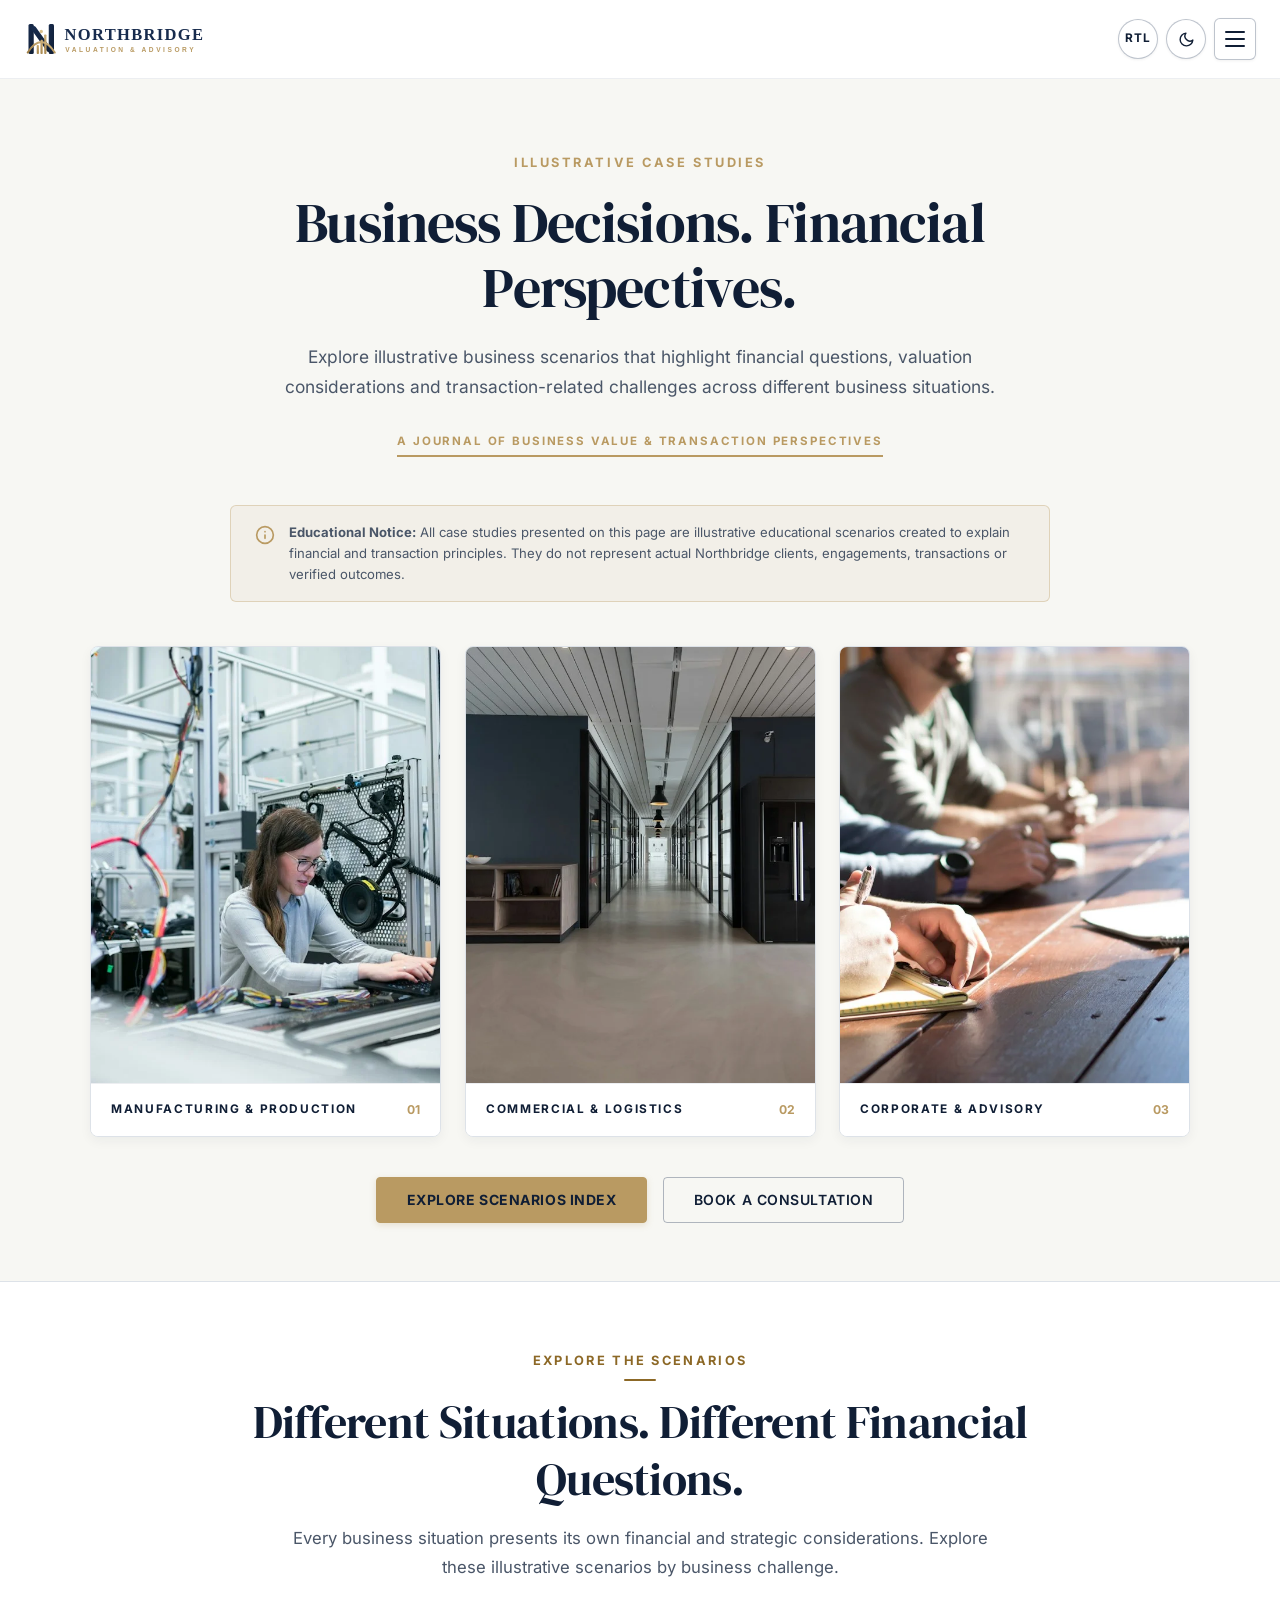
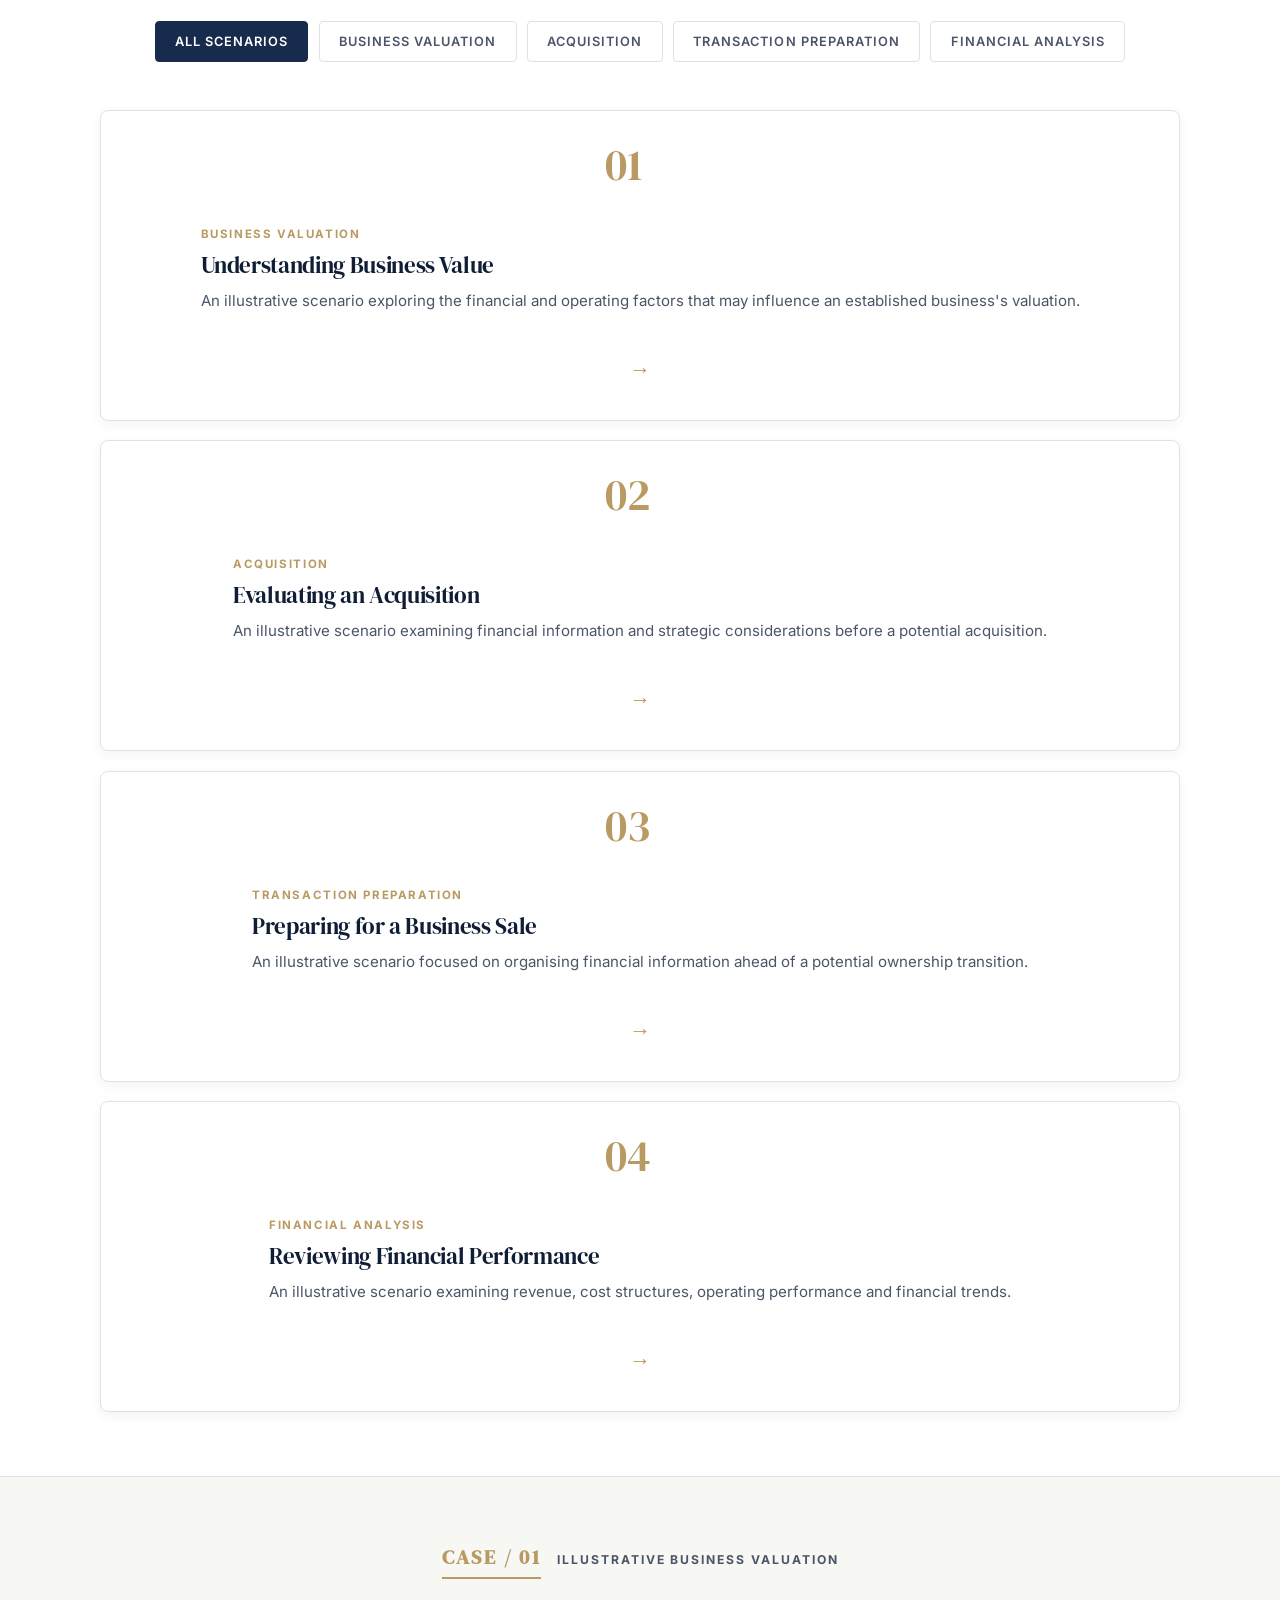
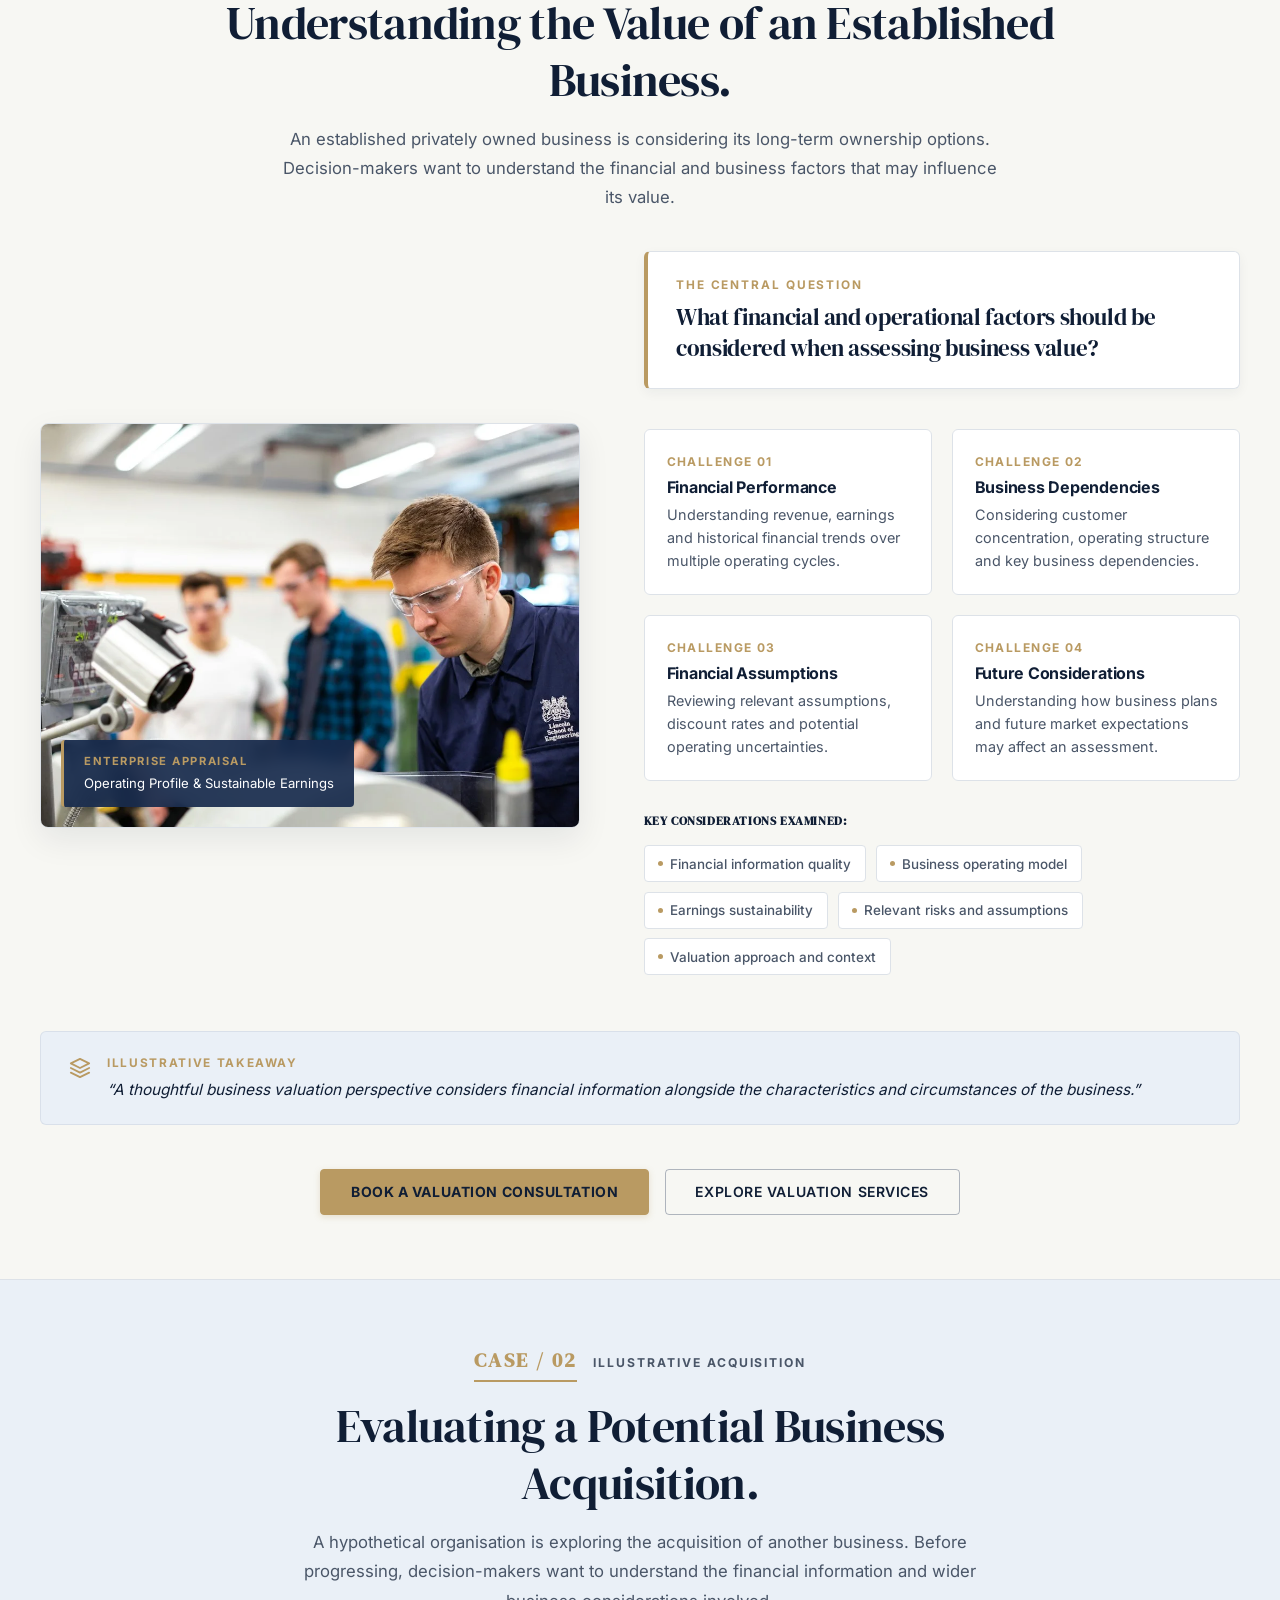
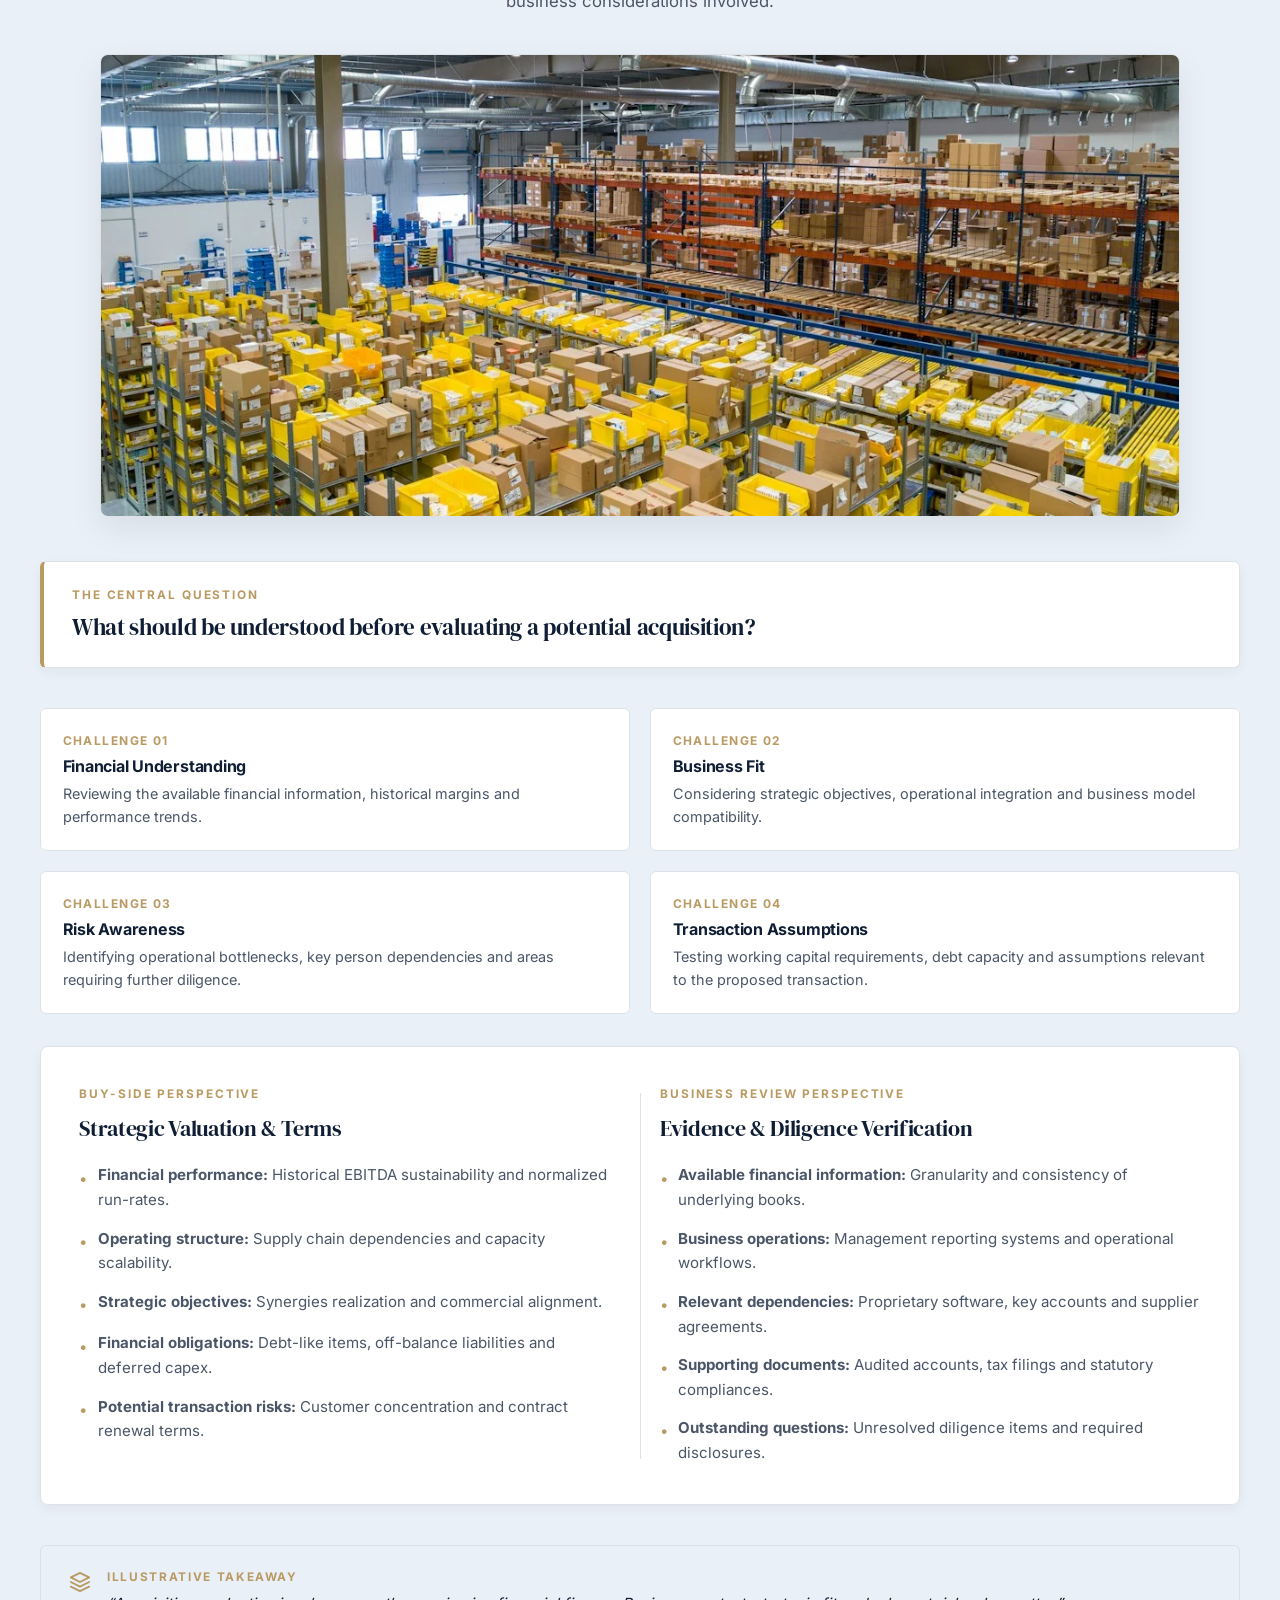
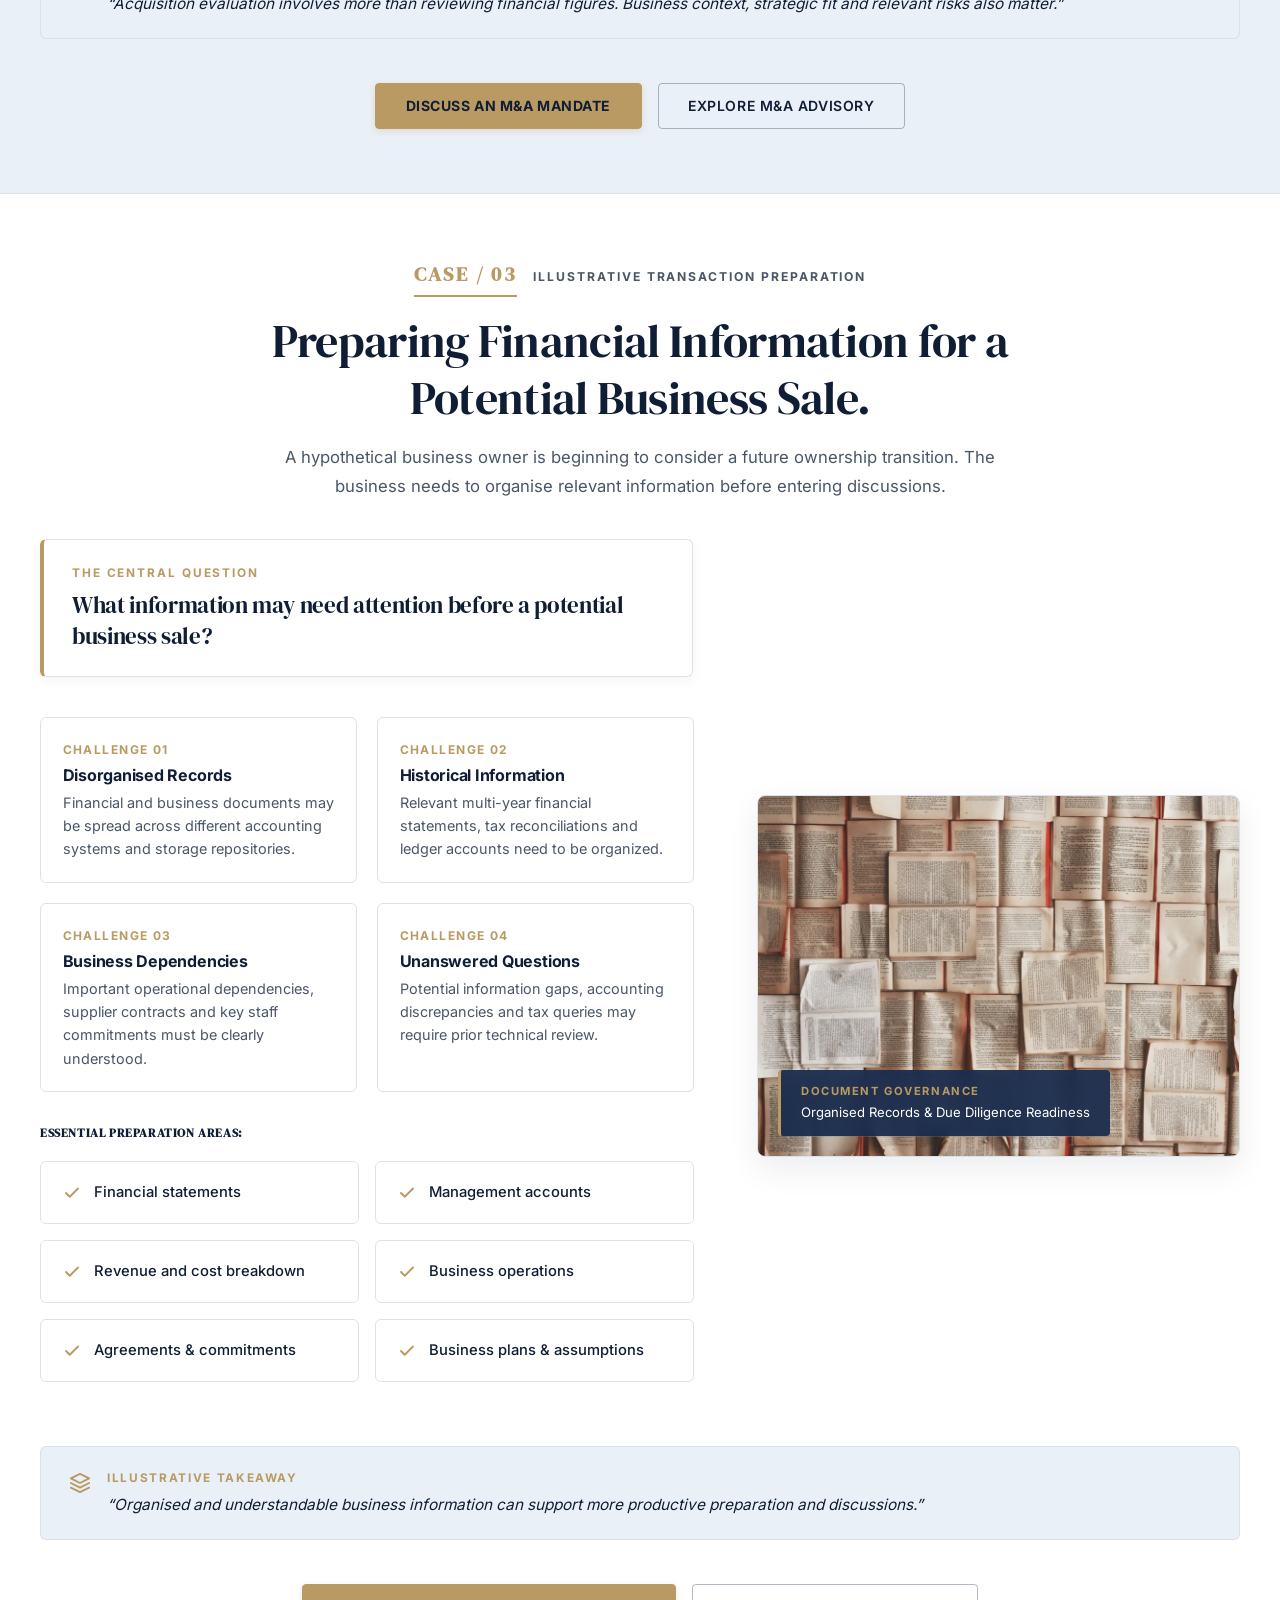
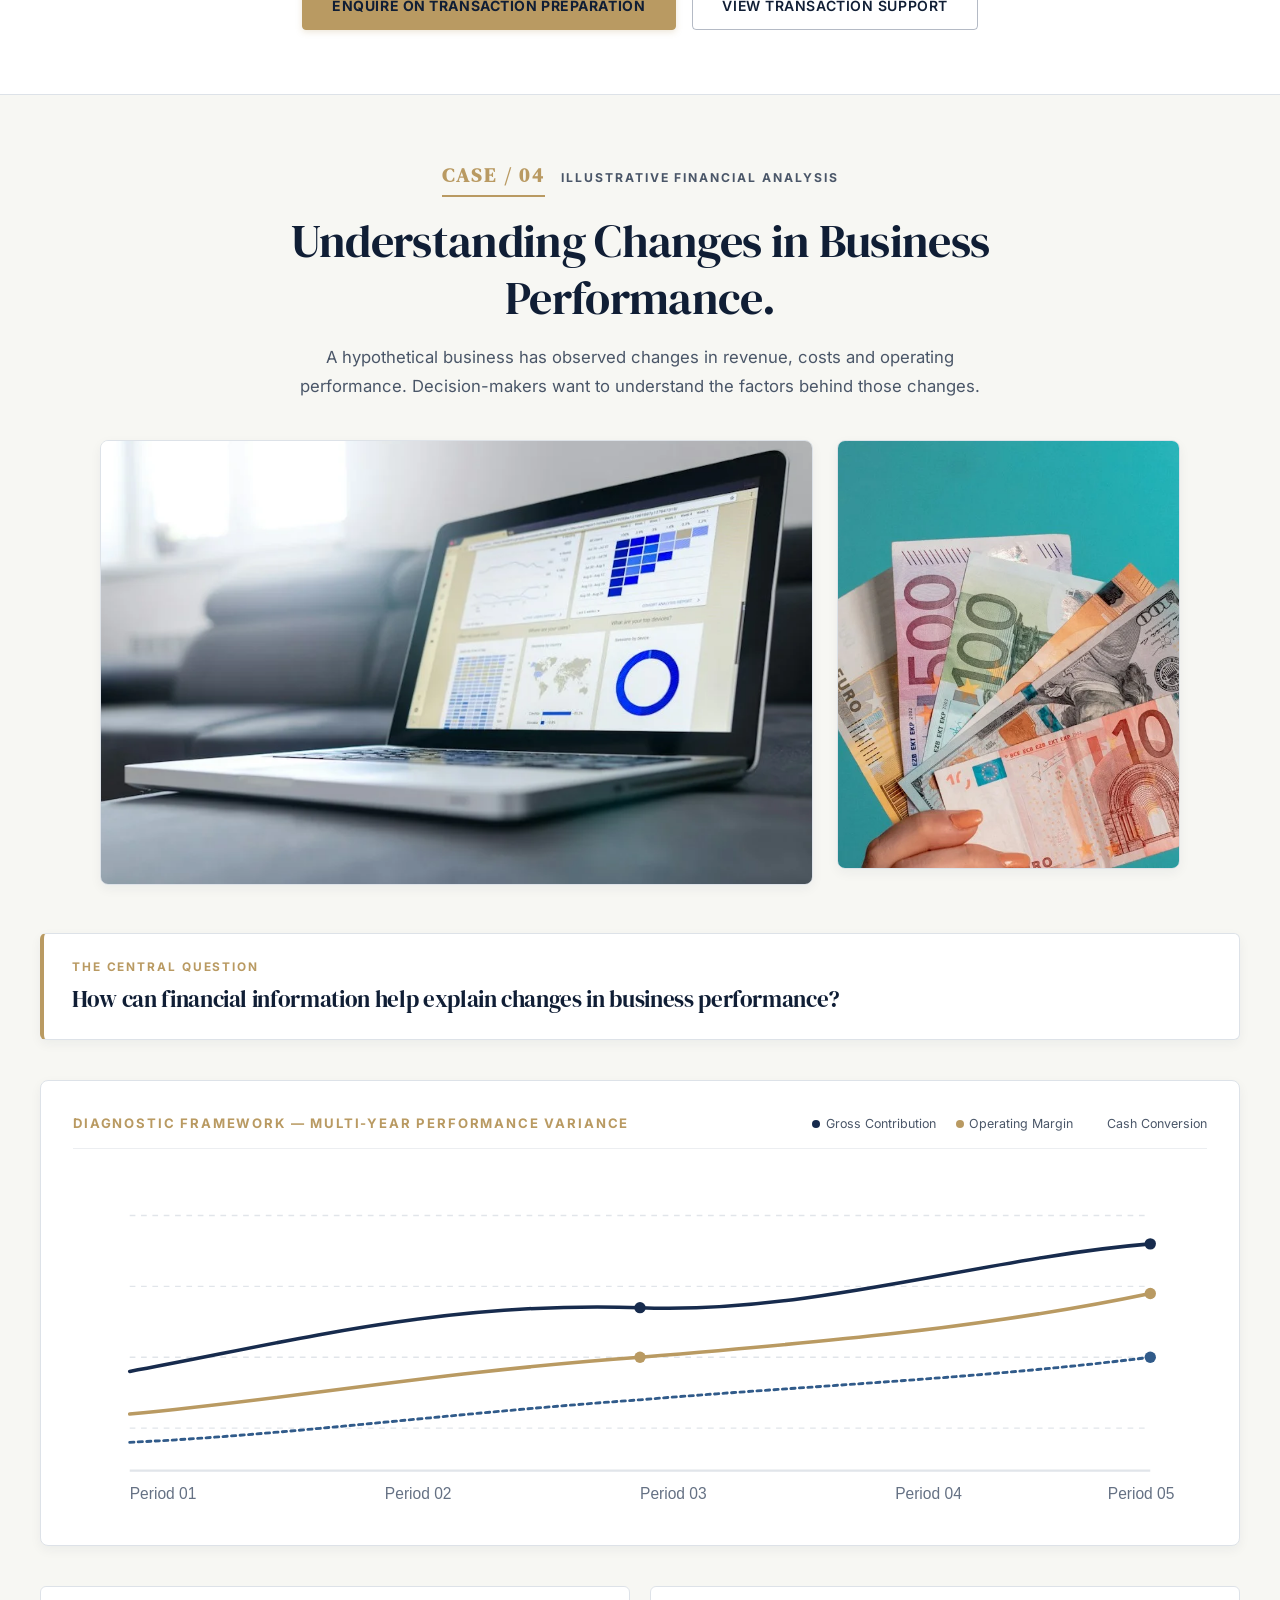
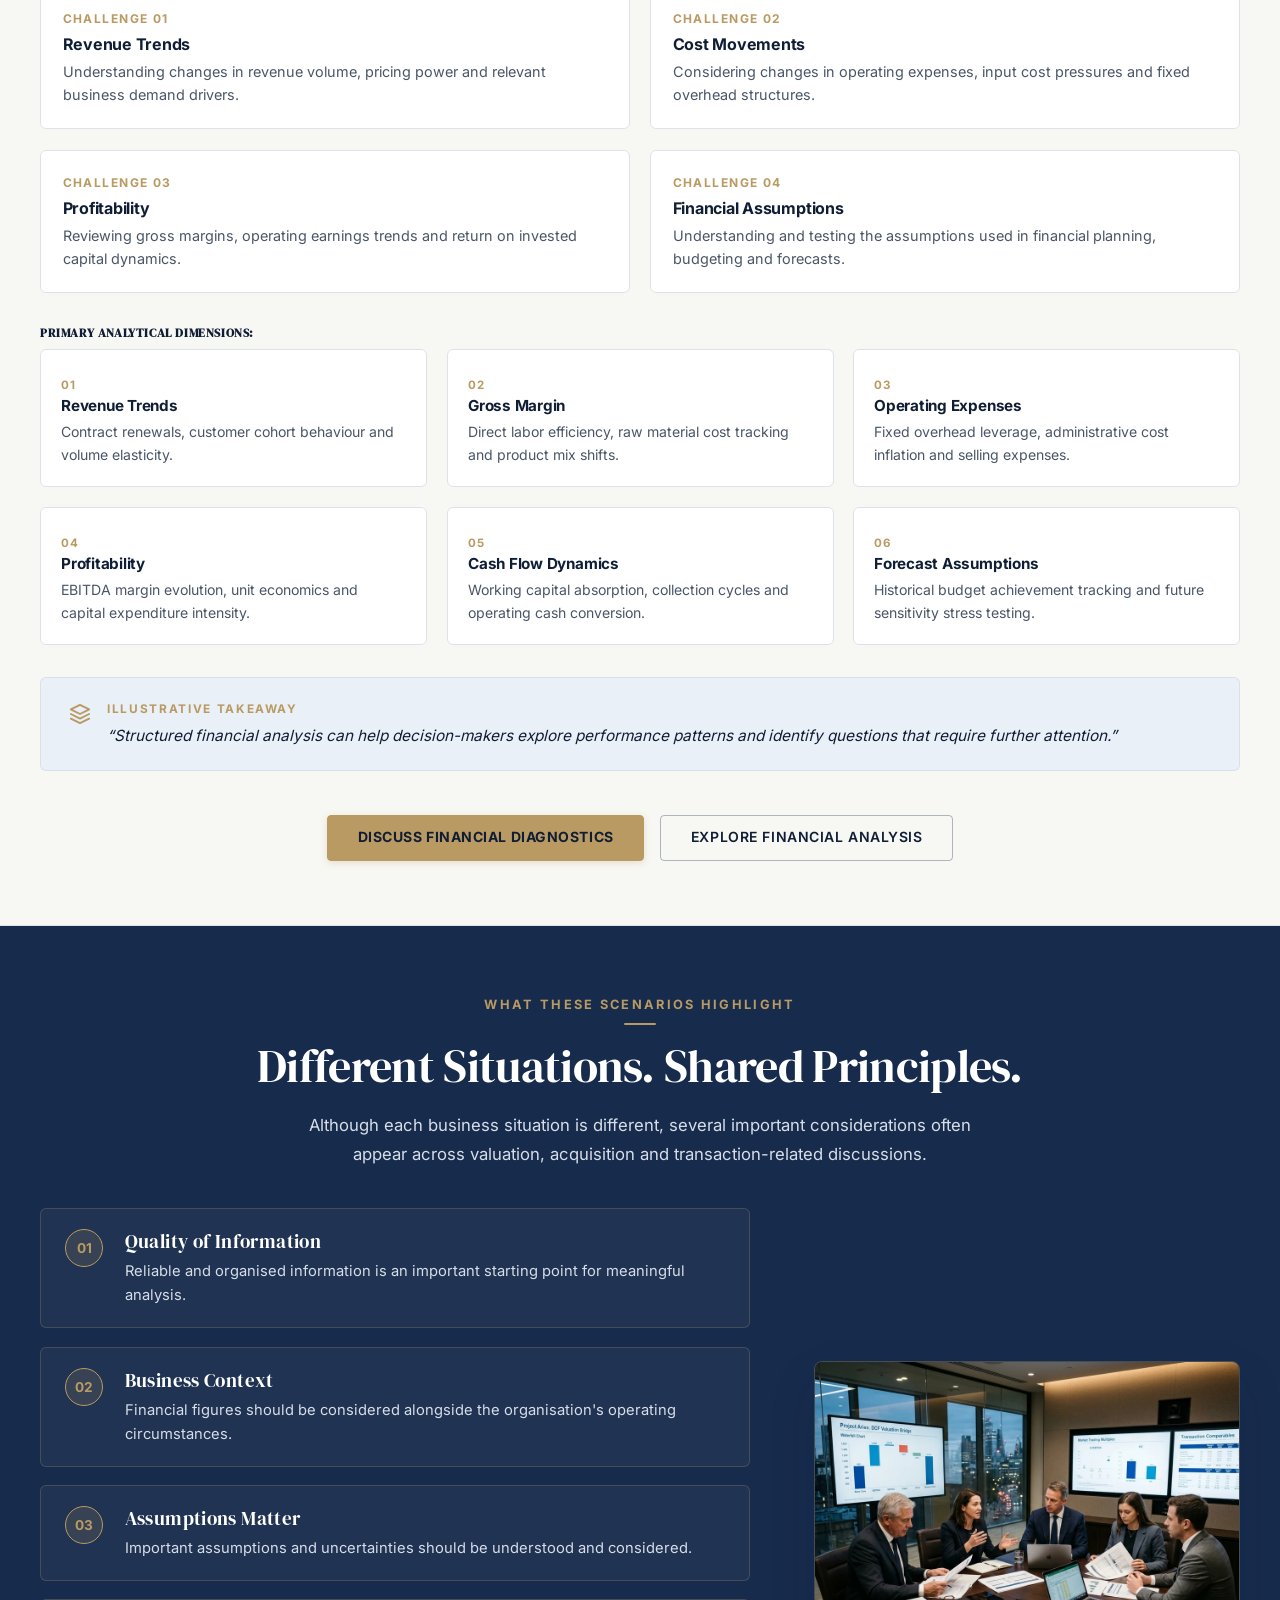
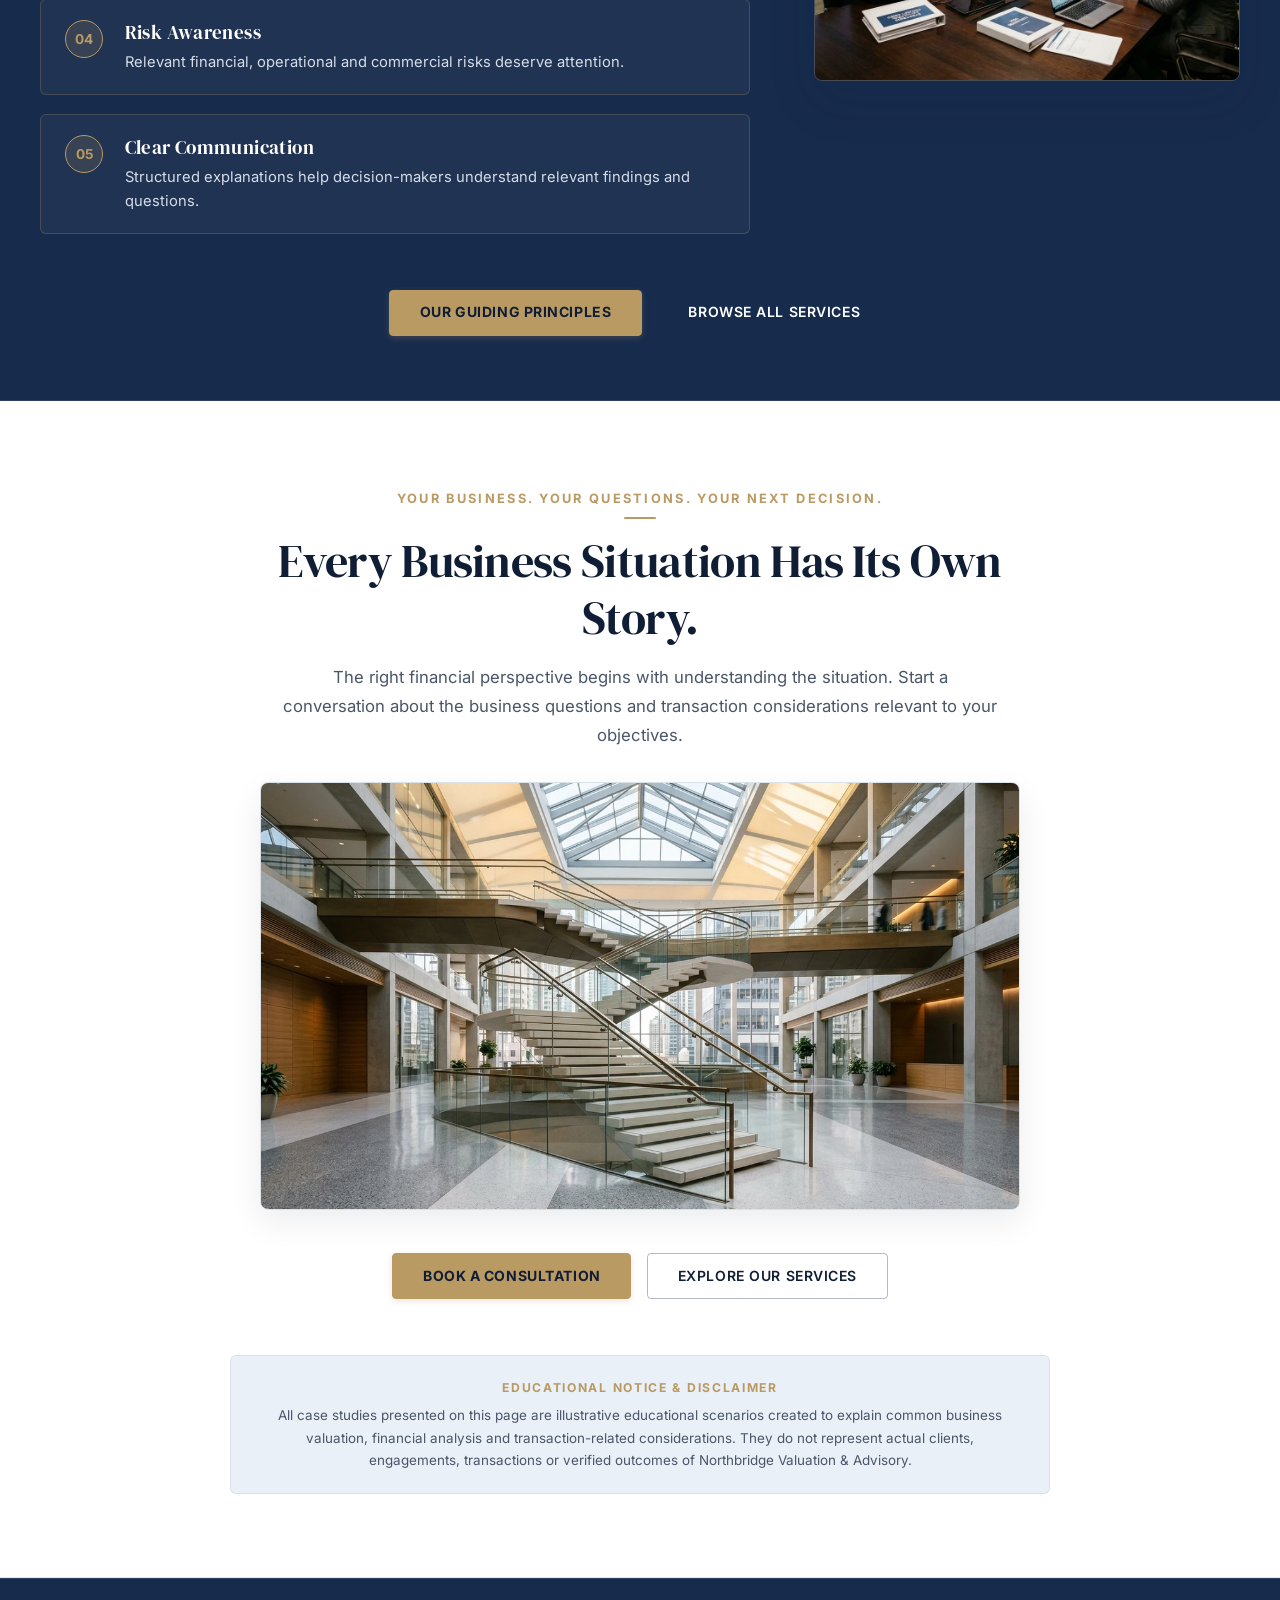
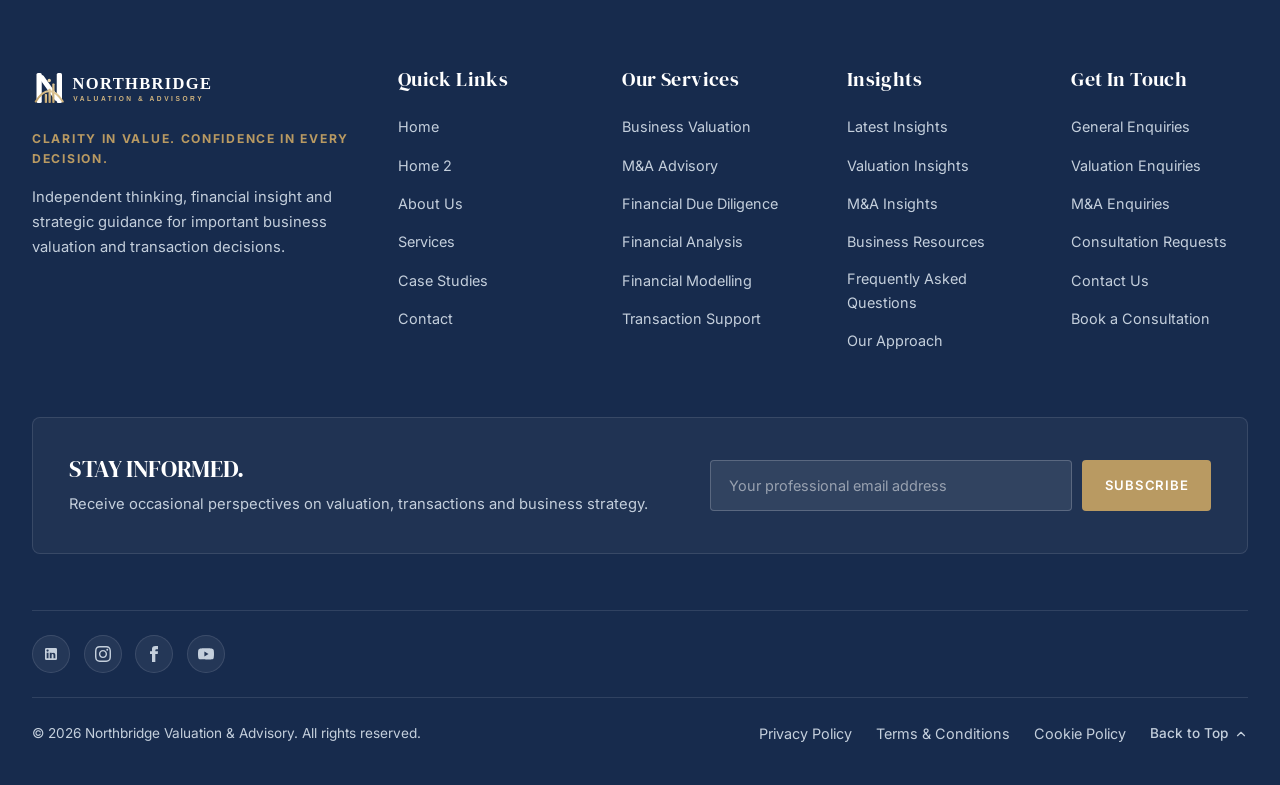
<file: case-studies.html>
<!DOCTYPE html>
<html lang="en" dir="ltr">
<head>
  <meta charset="UTF-8">
  <meta name="viewport" content="width=device-width, initial-scale=1.0">
  <title>Illustrative Business Valuation &amp; M&amp;A Case Studies | Northbridge</title>
  <meta name="description" content="Explore illustrative business valuation, acquisition evaluation, financial analysis and transaction preparation scenarios from Northbridge Valuation &amp; Advisory.">

  <!-- Open Graph Metadata -->
  <meta property="og:title" content="Illustrative Business Valuation &amp; M&amp;A Case Studies | Northbridge">
  <meta property="og:description" content="Explore illustrative business scenarios that highlight financial questions, valuation considerations and transaction-related challenges across different business situations.">
  <meta property="og:type" content="website">
  <meta property="og:image" content="assets/images/case-studies/case-hero-01.webp">

  <!-- Favicon -->
  <link rel="icon" type="image/svg+xml" href="assets/images/brand/favicon.svg">

  <!-- Pre-render Theme & Direction Script (Prevents flash of unstyled theme/direction) -->
  <script>
    (function () {
      try {
        var theme = localStorage.getItem('northbridge_theme');
        var dir = localStorage.getItem('northbridge_direction');
        if (theme === 'dark') {
          document.documentElement.setAttribute('data-theme', 'dark');
        } else {
          document.documentElement.removeAttribute('data-theme');
        }
        if (dir === 'rtl') {
          document.documentElement.setAttribute('dir', 'rtl');
          document.documentElement.setAttribute('lang', 'ar');
        } else {
          document.documentElement.setAttribute('dir', 'ltr');
          document.documentElement.setAttribute('lang', 'en');
        }
      } catch (e) {}
    })();
  </script>

  <!-- Local Stylesheets Only (Offline Ready, No External CDN) -->
  <link rel="stylesheet" href="assets/css/bootstrap.min.css">
  <link rel="stylesheet" href="assets/css/tailwind.css">
  <link rel="stylesheet" href="assets/css/main.css">
  <link rel="stylesheet" href="assets/css/case-studies.css">
</head>
<body>

  <!-- ======================================================================
       HEADER / SHARED STICKY NAVBAR (EXACT SAME AS INDEX.HTML)
       Height: Desktop 88px | Tablet 78px | Mobile 72px
       ====================================================================== -->
  <header class="nb-header" role="banner">
    <div class="nb-navbar-container">
      
      <!-- Brand Logo (Left) -->
      <a href="index.html" class="nb-brand-link" aria-label="Northbridge Valuation &amp; Advisory Homepage">
        <img src="assets/images/brand/logo.svg" alt="Northbridge Valuation &amp; Advisory" class="nb-brand-logo logo-light-mode" width="230" height="38">
        <img src="assets/images/brand/logo-white.svg" alt="Northbridge Valuation &amp; Advisory" class="nb-brand-logo logo-dark-mode" width="230" height="38">
      </a>

      <!-- Desktop Navigation Menu (Centre - 1281px+) -->
      <nav class="nb-desktop-nav" aria-label="Primary Navigation">
        <!-- 1. Home Dropdown -->
        <div class="nb-nav-item nb-dropdown">
          <a href="index.html" class="nb-nav-link" id="homeDropdown" aria-haspopup="true" aria-expanded="false">
            <span>Home</span>
            <span class="nb-dropdown-icon" aria-hidden="true">&#9662;</span>
          </a>
          <ul class="nb-dropdown-menu" aria-labelledby="homeDropdown">
            <li class="nb-dropdown-item"><a href="index.html" class="nb-dropdown-link">Home 1</a></li>
            <li class="nb-dropdown-item"><a href="home2.html" class="nb-dropdown-link">Home 2</a></li>
          </ul>
        </div>

        <!-- 2. About -->
        <div class="nb-nav-item">
          <a href="about.html" class="nb-nav-link">About</a>
        </div>

        <!-- 3. Services (Direct link, NO dropdown, NO dropdown arrow) -->
        <div class="nb-nav-item">
          <a href="services.html" class="nb-nav-link">Services</a>
        </div>

        <!-- 4. Case Studies (Active State) -->
        <div class="nb-nav-item">
          <a href="case-studies.html" class="nb-nav-link active">Case Studies</a>
        </div>

        <!-- 5. Insights Dropdown -->
        <div class="nb-nav-item nb-dropdown">
          <a href="blog.html" class="nb-nav-link" id="insightsDropdown" aria-haspopup="true" aria-expanded="false">
            <span>Insights</span>
            <span class="nb-dropdown-icon" aria-hidden="true">&#9662;</span>
          </a>
          <ul class="nb-dropdown-menu" aria-labelledby="insightsDropdown">
            <li class="nb-dropdown-item"><a href="blog.html" class="nb-dropdown-link">Latest Insights / Blog</a></li>
            <li class="nb-dropdown-item"><a href="resources.html" class="nb-dropdown-link">Business Resources</a></li>
          </ul>
        </div>

        <!-- 6. FAQ -->
        <div class="nb-nav-item">
          <a href="faq.html" class="nb-nav-link">FAQ</a>
        </div>

        <!-- 7. Contact -->
        <div class="nb-nav-item">
          <a href="contact.html" class="nb-nav-link">Contact</a>
        </div>
      </nav>

      <!-- Desktop Right Controls (EXACT ORDER: 1. LTR/RTL, 2. Dark/Light, 3. Book a Consultation) -->
      <div class="nb-desktop-controls">
        <!-- 1. LTR / RTL Toggle -->
        <button type="button" class="nb-icon-btn dir-toggle-btn" id="dir-toggle" aria-label="Switch to RTL layout">
          <span class="nb-dir-label">RTL</span>
        </button>

        <!-- 2. Dark Mode / Light Mode Toggle -->
        <button type="button" class="nb-icon-btn theme-toggle-btn" id="theme-toggle" aria-label="Switch to dark mode">
          <svg class="icon-sun" width="18" height="18" viewBox="0 0 24 24" fill="none" stroke="currentColor" stroke-width="2" stroke-linecap="round" stroke-linejoin="round" style="display: none;" aria-hidden="true">
            <circle cx="12" cy="12" r="5"></circle>
            <line x1="12" y1="1" x2="12" y2="3"></line>
            <line x1="12" y1="21" x2="12" y2="23"></line>
            <line x1="4.22" y1="4.22" x2="5.64" y2="5.64"></line>
            <line x1="18.36" y1="18.36" x2="19.78" y2="19.78"></line>
            <line x1="1" y1="12" x2="3" y2="12"></line>
            <line x1="21" y1="12" x2="23" y2="12"></line>
            <line x1="4.22" y1="19.78" x2="5.64" y2="18.36"></line>
            <line x1="18.36" y1="5.64" x2="19.78" y2="4.22"></line>
          </svg>
          <svg class="icon-moon" width="18" height="18" viewBox="0 0 24 24" fill="none" stroke="currentColor" stroke-width="2" stroke-linecap="round" stroke-linejoin="round" aria-hidden="true">
            <path d="M21 12.79A9 9 0 1 1 11.21 3 7 7 0 0 0 21 12.79z"></path>
          </svg>
        </button>

        <!-- 3. BOOK A CONSULTATION Button -->
        <a href="contact.html#consultation" class="nb-nav-cta">Book a Consultation</a>
      </div>

      <!-- Mobile & Tablet Controls Bar (Logo on left, Dark + RTL + Hamburger on right) -->
      <div class="nb-mobile-controls">
        <button type="button" class="nb-icon-btn dir-toggle-btn" aria-label="Toggle text direction">
          <span class="nb-dir-label">RTL</span>
        </button>
        <button type="button" class="nb-icon-btn theme-toggle-btn" aria-label="Toggle dark mode">
          <svg class="icon-sun" width="17" height="17" viewBox="0 0 24 24" fill="none" stroke="currentColor" stroke-width="2" stroke-linecap="round" stroke-linejoin="round" style="display: none;" aria-hidden="true">
            <circle cx="12" cy="12" r="5"></circle>
            <line x1="12" y1="1" x2="12" y2="3"></line>
            <line x1="12" y1="21" x2="12" y2="23"></line>
            <line x1="4.22" y1="4.22" x2="5.64" y2="5.64"></line>
            <line x1="18.36" y1="18.36" x2="19.78" y2="19.78"></line>
            <line x1="1" y1="12" x2="3" y2="12"></line>
            <line x1="21" y1="12" x2="23" y2="12"></line>
            <line x1="4.22" y1="19.78" x2="5.64" y2="18.36"></line>
            <line x1="18.36" y1="5.64" x2="19.78" y2="4.22"></line>
          </svg>
          <svg class="icon-moon" width="17" height="17" viewBox="0 0 24 24" fill="none" stroke="currentColor" stroke-width="2" stroke-linecap="round" stroke-linejoin="round" aria-hidden="true">
            <path d="M21 12.79A9 9 0 1 1 11.21 3 7 7 0 0 0 21 12.79z"></path>
          </svg>
        </button>
        <button type="button" class="nb-hamburger-btn" aria-label="Open navigation drawer" aria-expanded="false" aria-controls="mobileDrawer">
          <span class="nb-hamburger-bar"></span>
          <span class="nb-hamburger-bar"></span>
          <span class="nb-hamburger-bar"></span>
        </button>
      </div>

    </div>
  </header>

  <!-- ======================================================================
       MOBILE & TABLET FULL NAVIGATION DRAWER (EXACT SAME AS INDEX.HTML)
       ====================================================================== -->
  <div class="nb-drawer-backdrop" aria-hidden="true"></div>
  <aside class="nb-drawer" id="mobileDrawer" role="dialog" aria-modal="true" aria-label="Mobile Navigation Menu">
    <div class="nb-drawer-header">
      <a href="index.html" class="nb-brand-link" aria-label="Northbridge Valuation &amp; Advisory Homepage">
        <img src="assets/images/brand/logo.svg" alt="Northbridge Valuation &amp; Advisory" class="nb-brand-logo logo-light-mode" width="190" height="32">
        <img src="assets/images/brand/logo-white.svg" alt="Northbridge Valuation &amp; Advisory" class="nb-brand-logo logo-dark-mode" width="190" height="32">
      </a>
      <button type="button" class="nb-drawer-close-btn" aria-label="Close navigation menu">
        <svg width="20" height="20" viewBox="0 0 24 24" fill="none" stroke="currentColor" stroke-width="2" stroke-linecap="round" stroke-linejoin="round" aria-hidden="true">
          <line x1="18" y1="6" x2="6" y2="18"></line>
          <line x1="6" y1="6" x2="18" y2="18"></line>
        </svg>
      </button>
    </div>

    <div class="nb-drawer-body">
      <ul class="nb-drawer-nav">
        <!-- Home Accordion -->
        <li class="nb-drawer-item">
          <button type="button" class="nb-drawer-link nb-drawer-toggle-btn" data-target="drawerHomeSubnav" aria-expanded="false">
            <span>Home</span>
            <span class="nb-drawer-toggle-icon" aria-hidden="true">&#9662;</span>
          </button>
          <ul class="nb-drawer-subnav" id="drawerHomeSubnav">
            <li><a href="index.html" class="nb-drawer-sublink">Home 1</a></li>
            <li><a href="home2.html" class="nb-drawer-sublink">Home 2</a></li>
          </ul>
        </li>

        <!-- About -->
        <li class="nb-drawer-item">
          <a href="about.html" class="nb-drawer-link">About</a>
        </li>

        <!-- Services -->
        <li class="nb-drawer-item">
          <a href="services.html" class="nb-drawer-link">Services</a>
        </li>

        <!-- Case Studies (Active State) -->
        <li class="nb-drawer-item">
          <a href="case-studies.html" class="nb-drawer-link active">Case Studies</a>
        </li>

        <!-- Insights Accordion -->
        <li class="nb-drawer-item">
          <button type="button" class="nb-drawer-link nb-drawer-toggle-btn" data-target="drawerInsightsSubnav" aria-expanded="false">
            <span>Insights</span>
            <span class="nb-drawer-toggle-icon" aria-hidden="true">&#9662;</span>
          </button>
          <ul class="nb-drawer-subnav" id="drawerInsightsSubnav">
            <li><a href="blog.html" class="nb-drawer-sublink">Latest Insights / Blog</a></li>
            <li><a href="resources.html" class="nb-drawer-sublink">Business Resources</a></li>
          </ul>
        </li>

        <!-- FAQ -->
        <li class="nb-drawer-item">
          <a href="faq.html" class="nb-drawer-link">FAQ</a>
        </li>

        <!-- Contact -->
        <li class="nb-drawer-item">
          <a href="contact.html" class="nb-drawer-link">Contact</a>
        </li>
      </ul>

      <!-- Drawer Controls & Action Buttons -->
      <div class="nb-drawer-footer">
        <div class="nb-drawer-toggles-row">
          <button type="button" class="nb-drawer-toggle-item dir-toggle-btn" aria-label="Toggle layout direction">
            <span class="dir-text-label">RTL Layout</span>
          </button>
          <button type="button" class="nb-drawer-toggle-item theme-toggle-btn" aria-label="Toggle dark mode">
            <span class="theme-text-label">Dark Mode</span>
          </button>
        </div>
        <a href="contact.html#consultation" class="nb-btn nb-btn-gold nb-drawer-cta">Book a Consultation</a>
      </div>
    </div>
  </aside>

  <!-- ======================================================================
       CASE STUDIES MAIN CONTENT — EIGHT UNIQUE SECTIONS
       01: #case-studies-hero (Editorial Journal Hero with 3-Panel Triptych)
       02: #case-study-index (Interactive Case Study Directory & Filters)
       03: #case-01 (Illustrative Case 01: Business Valuation)
       04: #case-02 (Illustrative Case 02: Acquisition Evaluation)
       05: #case-03 (Illustrative Case 03: Business Sale Preparation)
       06: #case-04 (Illustrative Case 04: Financial Performance Review)
       07: #common-themes (Shared Principles Matrix)
       08: #case-studies-cta (Final Case Study CTA & Full Disclaimer)
       ====================================================================== -->
  <main id="main-content">

    <!-- --------------------------------------------------------------------
         SECTION 01: #case-studies-hero (Editorial Journal Cover Hero)
         Soft Ivory background, centred editorial title, eyebrow, 3-panel strip.
         All section headings, intros, and CTA groups centered.
         -------------------------------------------------------------------- -->
    <section id="case-studies-hero" aria-labelledby="case-hero-title">
      <div class="nb-container">
        
        <div class="case-hero-header">
          <span class="case-hero-eyebrow">ILLUSTRATIVE CASE STUDIES</span>
          <h1 id="case-hero-title" class="case-hero-title">
            Business Decisions. Financial Perspectives.
          </h1>
          <p class="case-hero-desc">
            Explore illustrative business scenarios that highlight financial questions, valuation considerations and transaction-related challenges across different business situations.
          </p>
          <span class="case-hero-badge-tag">A JOURNAL OF BUSINESS VALUE &amp; TRANSACTION PERSPECTIVES</span>

          <!-- Educational Disclaimer Banner -->
          <div class="educational-disclaimer-box" role="note">
            <svg class="disclaimer-icon" width="20" height="20" viewBox="0 0 24 24" fill="none" stroke="currentColor" stroke-width="2" stroke-linecap="round" stroke-linejoin="round" aria-hidden="true">
              <circle cx="12" cy="12" r="10"></circle>
              <line x1="12" y1="16" x2="12" y2="12"></line>
              <line x1="12" y1="8" x2="12.01" y2="8"></line>
            </svg>
            <p class="disclaimer-text">
              <strong>Educational Notice:</strong> All case studies presented on this page are illustrative educational scenarios created to explain financial and transaction principles. They do not represent actual Northbridge clients, engagements, transactions or verified outcomes.
            </p>
          </div>
        </div>

        <!-- Three-Panel Photographic Strip (Triptych) -->
        <div class="case-hero-triptych" role="region" aria-label="Case study subject preview">
          
          <!-- Panel 1: Manufacturing -->
          <div class="triptych-panel">
            <div class="triptych-media">
              <img 
                src="assets/images/case-studies/case-hero-01.webp" 
                alt="Orderly precision machinery and robotic industrial manufacturing facility interior" 
                class="triptych-img"
                width="600"
                height="800"
                loading="eager"
                fetchpriority="high"
              >
            </div>
            <div class="triptych-footer">
              <span class="triptych-label">Manufacturing &amp; Production</span>
              <span class="triptych-num">01</span>
            </div>
          </div>

          <!-- Panel 2: Commercial Property -->
          <div class="triptych-panel">
            <div class="triptych-media">
              <img 
                src="assets/images/case-studies/case-hero-02.webp" 
                alt="Refined commercial enterprise interior with architectural lines and natural daylight" 
                class="triptych-img"
                width="600"
                height="800"
                loading="eager"
              >
            </div>
            <div class="triptych-footer">
              <span class="triptych-label">Commercial &amp; Logistics</span>
              <span class="triptych-num">02</span>
            </div>
          </div>

          <!-- Panel 3: Professional Meeting -->
          <div class="triptych-panel">
            <div class="triptych-media">
              <img 
                src="assets/images/case-studies/case-hero-03.webp" 
                alt="Executive conference table with notebooks, documents and quiet transaction setting" 
                class="triptych-img"
                width="600"
                height="800"
                loading="eager"
              >
            </div>
            <div class="triptych-footer">
              <span class="triptych-label">Corporate &amp; Advisory</span>
              <span class="triptych-num">03</span>
            </div>
          </div>

        </div>

        <!-- Centred Hero CTAs -->
        <div class="cta-group-centred section-cta-group">
          <a href="#case-study-index" class="nb-btn nb-btn-gold">Explore Scenarios Index</a>
          <a href="contact.html#consultation" class="nb-btn nb-btn-outline">Book a Consultation</a>
        </div>

      </div>
    </section>

    <!-- --------------------------------------------------------------------
         SECTION 02: #case-study-index (Interactive Case Study Directory)
         White background. Category filter buttons with Vanilla JS live filtering.
         -------------------------------------------------------------------- -->
    <section id="case-study-index" class="nb-section" aria-labelledby="index-section-title">
      <div class="nb-container">
        
        <!-- Centred Section Header -->
        <div class="nb-section-header text-center">
          <span class="section-eyebrow">EXPLORE THE SCENARIOS</span>
          <h2 id="index-section-title" class="section-heading">
            Different Situations. Different Financial Questions.
          </h2>
          <p class="section-intro">
            Every business situation presents its own financial and strategic considerations. Explore these illustrative scenarios by business challenge.
          </p>
        </div>

        <!-- Interactive Filter Toolbar -->
        <div class="case-filter-toolbar" role="tablist" aria-label="Filter case studies by discipline">
          <button type="button" class="case-filter-btn active" data-filter="all" role="tab" aria-selected="true">
            All Scenarios
          </button>
          <button type="button" class="case-filter-btn" data-filter="valuation" role="tab" aria-selected="false">
            Business Valuation
          </button>
          <button type="button" class="case-filter-btn" data-filter="acquisition" role="tab" aria-selected="false">
            Acquisition
          </button>
          <button type="button" class="case-filter-btn" data-filter="transaction" role="tab" aria-selected="false">
            Transaction Preparation
          </button>
          <button type="button" class="case-filter-btn" data-filter="analysis" role="tab" aria-selected="false">
            Financial Analysis
          </button>
        </div>

        <!-- 4 Editorial Scenario Index Rows -->
        <div class="case-index-list">
          
          <!-- Scenario 01: Business Valuation -->
          <a href="#case-01" class="case-index-card" data-category="valuation" aria-label="Explore Case 01: Understanding Business Value">
            <span class="case-index-num">01</span>
            <div class="case-index-content">
              <div class="case-index-top">
                <span class="case-index-tag">Business Valuation</span>
              </div>
              <h3 class="case-index-title">Understanding Business Value</h3>
              <p class="case-index-desc">
                An illustrative scenario exploring the financial and operating factors that may influence an established business's valuation.
              </p>
            </div>
            <span class="case-index-arrow" aria-hidden="true">&rarr;</span>
          </a>

          <!-- Scenario 02: Acquisition -->
          <a href="#case-02" class="case-index-card" data-category="acquisition" aria-label="Explore Case 02: Evaluating an Acquisition">
            <span class="case-index-num">02</span>
            <div class="case-index-content">
              <div class="case-index-top">
                <span class="case-index-tag">Acquisition</span>
              </div>
              <h3 class="case-index-title">Evaluating an Acquisition</h3>
              <p class="case-index-desc">
                An illustrative scenario examining financial information and strategic considerations before a potential acquisition.
              </p>
            </div>
            <span class="case-index-arrow" aria-hidden="true">&rarr;</span>
          </a>

          <!-- Scenario 03: Transaction Preparation -->
          <a href="#case-03" class="case-index-card" data-category="transaction" aria-label="Explore Case 03: Preparing for a Business Sale">
            <span class="case-index-num">03</span>
            <div class="case-index-content">
              <div class="case-index-top">
                <span class="case-index-tag">Transaction Preparation</span>
              </div>
              <h3 class="case-index-title">Preparing for a Business Sale</h3>
              <p class="case-index-desc">
                An illustrative scenario focused on organising financial information ahead of a potential ownership transition.
              </p>
            </div>
            <span class="case-index-arrow" aria-hidden="true">&rarr;</span>
          </a>

          <!-- Scenario 04: Financial Analysis -->
          <a href="#case-04" class="case-index-card" data-category="analysis" aria-label="Explore Case 04: Reviewing Financial Performance">
            <span class="case-index-num">04</span>
            <div class="case-index-content">
              <div class="case-index-top">
                <span class="case-index-tag">Financial Analysis</span>
              </div>
              <h3 class="case-index-title">Reviewing Financial Performance</h3>
              <p class="case-index-desc">
                An illustrative scenario examining revenue, cost structures, operating performance and financial trends.
              </p>
            </div>
            <span class="case-index-arrow" aria-hidden="true">&rarr;</span>
          </a>

        </div>

      </div>
    </section>

    <!-- --------------------------------------------------------------------
         SECTION 03: #case-01 (Illustrative Case 01: Business Valuation)
         Soft Ivory background. Large case identifier, asymmetric photo left,
         4 challenges, 5 considerations, illustrative takeaway box.
         -------------------------------------------------------------------- -->
    <section id="case-01" class="nb-section" aria-labelledby="case-01-title">
      <div class="nb-container">
        
        <!-- Centred Section Header -->
        <div class="nb-section-header text-center">
          <div class="case-badge-row">
            <span class="case-watermark-num">CASE / 01</span>
            <span class="case-category-label">ILLUSTRATIVE BUSINESS VALUATION</span>
          </div>
          <h2 id="case-01-title" class="section-heading">
            Understanding the Value of an Established Business.
          </h2>
          <p class="section-intro">
            An established privately owned business is considering its long-term ownership options. Decision-makers want to understand the financial and business factors that may influence its value.
          </p>
        </div>

        <!-- Asymmetric Editorial Layout -->
        <div class="case-editorial-grid">
          
          <!-- Media Left -->
          <div class="case-editorial-media">
            <div class="case-img-frame">
              <img 
                src="assets/images/case-studies/case-valuation.webp" 
                alt="Established manufacturing facility workspace with engineering machinery and clean management office view" 
                width="1000"
                height="750"
                loading="lazy"
              >
              <div class="case-img-badge">
                <div class="case-img-badge-label">ENTERPRISE APPRAISAL</div>
                <p class="case-img-badge-text">Operating Profile &amp; Sustainable Earnings</p>
              </div>
            </div>
          </div>

          <!-- Content Right -->
          <div class="case-editorial-content">
            
            <!-- Central Question -->
            <div class="case-question-card">
              <div class="case-question-eyebrow">THE CENTRAL QUESTION</div>
              <h3 class="case-question-title">
                What financial and operational factors should be considered when assessing business value?
              </h3>
            </div>

            <!-- 4 Key Challenges -->
            <div class="case-challenges-grid">
              <div class="case-challenge-item">
                <div class="case-challenge-num">CHALLENGE 01</div>
                <h4 class="case-challenge-title">Financial Performance</h4>
                <p class="case-challenge-desc">
                  Understanding revenue, earnings and historical financial trends over multiple operating cycles.
                </p>
              </div>

              <div class="case-challenge-item">
                <div class="case-challenge-num">CHALLENGE 02</div>
                <h4 class="case-challenge-title">Business Dependencies</h4>
                <p class="case-challenge-desc">
                  Considering customer concentration, operating structure and key business dependencies.
                </p>
              </div>

              <div class="case-challenge-item">
                <div class="case-challenge-num">CHALLENGE 03</div>
                <h4 class="case-challenge-title">Financial Assumptions</h4>
                <p class="case-challenge-desc">
                  Reviewing relevant assumptions, discount rates and potential operating uncertainties.
                </p>
              </div>

              <div class="case-challenge-item">
                <div class="case-challenge-num">CHALLENGE 04</div>
                <h4 class="case-challenge-title">Future Considerations</h4>
                <p class="case-challenge-desc">
                  Understanding how business plans and future market expectations may affect an assessment.
                </p>
              </div>
            </div>

            <!-- Key Considerations Pills -->
            <h4 class="text-xs font-bold uppercase tracking-wider text-slate-700 dark:text-slate-300 mb-2">Key Considerations Examined:</h4>
            <div class="case-pills-list">
              <span class="case-pill-item"><span class="case-pill-dot"></span>Financial information quality</span>
              <span class="case-pill-item"><span class="case-pill-dot"></span>Business operating model</span>
              <span class="case-pill-item"><span class="case-pill-dot"></span>Earnings sustainability</span>
              <span class="case-pill-item"><span class="case-pill-dot"></span>Relevant risks and assumptions</span>
              <span class="case-pill-item"><span class="case-pill-dot"></span>Valuation approach and context</span>
            </div>

          </div>

        </div>

        <!-- Illustrative Takeaway Box -->
        <div class="case-takeaway-card">
          <svg class="takeaway-icon" width="22" height="22" viewBox="0 0 24 24" fill="none" stroke="currentColor" stroke-width="2" stroke-linecap="round" stroke-linejoin="round" aria-hidden="true">
            <path d="M12 2L2 7l10 5 10-5-10-5z"></path>
            <path d="M2 17l10 5 10-5"></path>
            <path d="M2 12l10 5 10-5"></path>
          </svg>
          <div class="takeaway-content">
            <div class="takeaway-label">ILLUSTRATIVE TAKEAWAY</div>
            <p class="takeaway-text">
              &ldquo;A thoughtful business valuation perspective considers financial information alongside the characteristics and circumstances of the business.&rdquo;
            </p>
          </div>
        </div>

        <!-- Centred Section CTA -->
        <div class="cta-group-centred section-cta-group">
          <a href="contact.html#consultation" class="nb-btn nb-btn-gold">Book a Valuation Consultation</a>
          <a href="services.html#business-valuation" class="nb-btn nb-btn-outline">Explore Valuation Services</a>
        </div>

      </div>
    </section>

    <!-- --------------------------------------------------------------------
         SECTION 04: #case-02 (Illustrative Case 02: Acquisition Evaluation)
         Pale Blue background. Central question, wide image banner, 4 challenges,
         opposing Buy-Side vs. Business Review perspectives with subtle vertical divider.
         -------------------------------------------------------------------- -->
    <section id="case-02" class="nb-section" aria-labelledby="case-02-title">
      <div class="nb-container">
        
        <!-- Centred Section Header -->
        <div class="nb-section-header text-center">
          <div class="case-badge-row">
            <span class="case-watermark-num">CASE / 02</span>
            <span class="case-category-label">ILLUSTRATIVE ACQUISITION</span>
          </div>
          <h2 id="case-02-title" class="section-heading">
            Evaluating a Potential Business Acquisition.
          </h2>
          <p class="section-intro">
            A hypothetical organisation is exploring the acquisition of another business. Before progressing, decision-makers want to understand the financial information and wider business considerations involved.
          </p>
        </div>

        <!-- Wide Warehouse Operations Photo Banner -->
        <div class="case-banner-media">
          <img 
            src="assets/images/case-studies/case-acquisition.webp" 
            alt="Modern logistics and commercial warehouse operation with clean architectural structural detail" 
            class="case-banner-img"
            width="1200"
            height="600"
            loading="lazy"
          >
        </div>

        <!-- Central Question -->
        <div class="case-question-card">
          <div class="case-question-eyebrow">THE CENTRAL QUESTION</div>
          <h3 class="case-question-title">
            What should be understood before evaluating a potential acquisition?
          </h3>
        </div>

        <!-- 4 Key Challenges -->
        <div class="case-challenges-grid">
          <div class="case-challenge-item">
            <div class="case-challenge-num">CHALLENGE 01</div>
            <h4 class="case-challenge-title">Financial Understanding</h4>
            <p class="case-challenge-desc">
              Reviewing the available financial information, historical margins and performance trends.
            </p>
          </div>

          <div class="case-challenge-item">
            <div class="case-challenge-num">CHALLENGE 02</div>
            <h4 class="case-challenge-title">Business Fit</h4>
            <p class="case-challenge-desc">
              Considering strategic objectives, operational integration and business model compatibility.
            </p>
          </div>

          <div class="case-challenge-item">
            <div class="case-challenge-num">CHALLENGE 03</div>
            <h4 class="case-challenge-title">Risk Awareness</h4>
            <p class="case-challenge-desc">
              Identifying operational bottlenecks, key person dependencies and areas requiring further diligence.
            </p>
          </div>

          <div class="case-challenge-item">
            <div class="case-challenge-num">CHALLENGE 04</div>
            <h4 class="case-challenge-title">Transaction Assumptions</h4>
            <p class="case-challenge-desc">
              Testing working capital requirements, debt capacity and assumptions relevant to the proposed transaction.
            </p>
          </div>
        </div>

        <!-- Dual Perspectives with Subtle Divider -->
        <div class="case-dual-perspectives">
          
          <!-- Perspective A: Buy-Side -->
          <div class="case-perspective-panel">
            <span class="perspective-tag">BUY-SIDE PERSPECTIVE</span>
            <h3 class="perspective-title">Strategic Valuation &amp; Terms</h3>
            <ul class="perspective-list">
              <li class="perspective-item">
                <span class="perspective-bullet" aria-hidden="true">&bull;</span>
                <span><strong>Financial performance:</strong> Historical EBITDA sustainability and normalized run-rates.</span>
              </li>
              <li class="perspective-item">
                <span class="perspective-bullet" aria-hidden="true">&bull;</span>
                <span><strong>Operating structure:</strong> Supply chain dependencies and capacity scalability.</span>
              </li>
              <li class="perspective-item">
                <span class="perspective-bullet" aria-hidden="true">&bull;</span>
                <span><strong>Strategic objectives:</strong> Synergies realization and commercial alignment.</span>
              </li>
              <li class="perspective-item">
                <span class="perspective-bullet" aria-hidden="true">&bull;</span>
                <span><strong>Financial obligations:</strong> Debt-like items, off-balance liabilities and deferred capex.</span>
              </li>
              <li class="perspective-item">
                <span class="perspective-bullet" aria-hidden="true">&bull;</span>
                <span><strong>Potential transaction risks:</strong> Customer concentration and contract renewal terms.</span>
              </li>
            </ul>
          </div>

          <!-- Perspective B: Business Review -->
          <div class="case-perspective-panel">
            <span class="perspective-tag">BUSINESS REVIEW PERSPECTIVE</span>
            <h3 class="perspective-title">Evidence &amp; Diligence Verification</h3>
            <ul class="perspective-list">
              <li class="perspective-item">
                <span class="perspective-bullet" aria-hidden="true">&bull;</span>
                <span><strong>Available financial information:</strong> Granularity and consistency of underlying books.</span>
              </li>
              <li class="perspective-item">
                <span class="perspective-bullet" aria-hidden="true">&bull;</span>
                <span><strong>Business operations:</strong> Management reporting systems and operational workflows.</span>
              </li>
              <li class="perspective-item">
                <span class="perspective-bullet" aria-hidden="true">&bull;</span>
                <span><strong>Relevant dependencies:</strong> Proprietary software, key accounts and supplier agreements.</span>
              </li>
              <li class="perspective-item">
                <span class="perspective-bullet" aria-hidden="true">&bull;</span>
                <span><strong>Supporting documents:</strong> Audited accounts, tax filings and statutory compliances.</span>
              </li>
              <li class="perspective-item">
                <span class="perspective-bullet" aria-hidden="true">&bull;</span>
                <span><strong>Outstanding questions:</strong> Unresolved diligence items and required disclosures.</span>
              </li>
            </ul>
          </div>

        </div>

        <!-- Illustrative Takeaway Box -->
        <div class="case-takeaway-card">
          <svg class="takeaway-icon" width="22" height="22" viewBox="0 0 24 24" fill="none" stroke="currentColor" stroke-width="2" stroke-linecap="round" stroke-linejoin="round" aria-hidden="true">
            <path d="M12 2L2 7l10 5 10-5-10-5z"></path>
            <path d="M2 17l10 5 10-5"></path>
            <path d="M2 12l10 5 10-5"></path>
          </svg>
          <div class="takeaway-content">
            <div class="takeaway-label">ILLUSTRATIVE TAKEAWAY</div>
            <p class="takeaway-text">
              &ldquo;Acquisition evaluation involves more than reviewing financial figures. Business context, strategic fit and relevant risks also matter.&rdquo;
            </p>
          </div>
        </div>

        <!-- Centred Section CTA -->
        <div class="cta-group-centred section-cta-group">
          <a href="contact.html#consultation" class="nb-btn nb-btn-gold">Discuss an M&amp;A Mandate</a>
          <a href="services.html#ma-advisory" class="nb-btn nb-btn-outline">Explore M&amp;A Advisory</a>
        </div>

      </div>
    </section>

    <!-- --------------------------------------------------------------------
         SECTION 05: #case-03 (Illustrative Case 03: Business Sale Preparation)
         White background. Preparation document board, 4 challenges,
         6 preparation areas checklist, illustrative takeaway box.
         -------------------------------------------------------------------- -->
    <section id="case-03" class="nb-section" aria-labelledby="case-03-title">
      <div class="nb-container">
        
        <!-- Centred Section Header -->
        <div class="nb-section-header text-center">
          <div class="case-badge-row">
            <span class="case-watermark-num">CASE / 03</span>
            <span class="case-category-label">ILLUSTRATIVE TRANSACTION PREPARATION</span>
          </div>
          <h2 id="case-03-title" class="section-heading">
            Preparing Financial Information for a Potential Business Sale.
          </h2>
          <p class="section-intro">
            A hypothetical business owner is beginning to consider a future ownership transition. The business needs to organise relevant information before entering discussions.
          </p>
        </div>

        <!-- Grid Layout: Left Content, Right Media -->
        <div class="sale-prep-grid">
          
          <!-- Content Left -->
          <div class="sale-prep-content">
            
            <!-- Central Question -->
            <div class="case-question-card">
              <div class="case-question-eyebrow">THE CENTRAL QUESTION</div>
              <h3 class="case-question-title">
                What information may need attention before a potential business sale?
              </h3>
            </div>

            <!-- 4 Key Challenges -->
            <div class="case-challenges-grid">
              <div class="case-challenge-item">
                <div class="case-challenge-num">CHALLENGE 01</div>
                <h4 class="case-challenge-title">Disorganised Records</h4>
                <p class="case-challenge-desc">
                  Financial and business documents may be spread across different accounting systems and storage repositories.
                </p>
              </div>

              <div class="case-challenge-item">
                <div class="case-challenge-num">CHALLENGE 02</div>
                <h4 class="case-challenge-title">Historical Information</h4>
                <p class="case-challenge-desc">
                  Relevant multi-year financial statements, tax reconciliations and ledger accounts need to be organized.
                </p>
              </div>

              <div class="case-challenge-item">
                <div class="case-challenge-num">CHALLENGE 03</div>
                <h4 class="case-challenge-title">Business Dependencies</h4>
                <p class="case-challenge-desc">
                  Important operational dependencies, supplier contracts and key staff commitments must be clearly understood.
                </p>
              </div>

              <div class="case-challenge-item">
                <div class="case-challenge-num">CHALLENGE 04</div>
                <h4 class="case-challenge-title">Unanswered Questions</h4>
                <p class="case-challenge-desc">
                  Potential information gaps, accounting discrepancies and tax queries may require prior technical review.
                </p>
              </div>
            </div>

            <!-- 6 Preparation Areas Checklist -->
            <h4 class="text-xs font-bold uppercase tracking-wider text-slate-700 dark:text-slate-300 mb-2">Essential Preparation Areas:</h4>
            <div class="prep-checklist-wrap">
              <div class="prep-check-card">
                <svg class="prep-check-icon" width="18" height="18" viewBox="0 0 24 24" fill="none" stroke="currentColor" stroke-width="2.5" stroke-linecap="round" stroke-linejoin="round" aria-hidden="true"><polyline points="20 6 9 17 4 12"></polyline></svg>
                <span class="prep-check-text">Financial statements</span>
              </div>
              <div class="prep-check-card">
                <svg class="prep-check-icon" width="18" height="18" viewBox="0 0 24 24" fill="none" stroke="currentColor" stroke-width="2.5" stroke-linecap="round" stroke-linejoin="round" aria-hidden="true"><polyline points="20 6 9 17 4 12"></polyline></svg>
                <span class="prep-check-text">Management accounts</span>
              </div>
              <div class="prep-check-card">
                <svg class="prep-check-icon" width="18" height="18" viewBox="0 0 24 24" fill="none" stroke="currentColor" stroke-width="2.5" stroke-linecap="round" stroke-linejoin="round" aria-hidden="true"><polyline points="20 6 9 17 4 12"></polyline></svg>
                <span class="prep-check-text">Revenue and cost breakdown</span>
              </div>
              <div class="prep-check-card">
                <svg class="prep-check-icon" width="18" height="18" viewBox="0 0 24 24" fill="none" stroke="currentColor" stroke-width="2.5" stroke-linecap="round" stroke-linejoin="round" aria-hidden="true"><polyline points="20 6 9 17 4 12"></polyline></svg>
                <span class="prep-check-text">Business operations</span>
              </div>
              <div class="prep-check-card">
                <svg class="prep-check-icon" width="18" height="18" viewBox="0 0 24 24" fill="none" stroke="currentColor" stroke-width="2.5" stroke-linecap="round" stroke-linejoin="round" aria-hidden="true"><polyline points="20 6 9 17 4 12"></polyline></svg>
                <span class="prep-check-text">Agreements &amp; commitments</span>
              </div>
              <div class="prep-check-card">
                <svg class="prep-check-icon" width="18" height="18" viewBox="0 0 24 24" fill="none" stroke="currentColor" stroke-width="2.5" stroke-linecap="round" stroke-linejoin="round" aria-hidden="true"><polyline points="20 6 9 17 4 12"></polyline></svg>
                <span class="prep-check-text">Business plans &amp; assumptions</span>
              </div>
            </div>

          </div>

          <!-- Media Right -->
          <div class="case-editorial-media">
            <div class="case-img-frame">
              <img 
                src="assets/images/case-studies/case-sale-preparation.webp" 
                alt="Neatly arranged business folders, notebooks and financial statement binders on an executive desk" 
                width="1000"
                height="750"
                loading="lazy"
              >
              <div class="case-img-badge">
                <div class="case-img-badge-label">DOCUMENT GOVERNANCE</div>
                <p class="case-img-badge-text">Organised Records &amp; Due Diligence Readiness</p>
              </div>
            </div>
          </div>

        </div>

        <!-- Illustrative Takeaway Box -->
        <div class="case-takeaway-card">
          <svg class="takeaway-icon" width="22" height="22" viewBox="0 0 24 24" fill="none" stroke="currentColor" stroke-width="2" stroke-linecap="round" stroke-linejoin="round" aria-hidden="true">
            <path d="M12 2L2 7l10 5 10-5-10-5z"></path>
            <path d="M2 17l10 5 10-5"></path>
            <path d="M2 12l10 5 10-5"></path>
          </svg>
          <div class="takeaway-content">
            <div class="takeaway-label">ILLUSTRATIVE TAKEAWAY</div>
            <p class="takeaway-text">
              &ldquo;Organised and understandable business information can support more productive preparation and discussions.&rdquo;
            </p>
          </div>
        </div>

        <!-- Centred Section CTA -->
        <div class="cta-group-centred section-cta-group">
          <a href="contact.html#consultation" class="nb-btn nb-btn-gold">Enquire on Transaction Preparation</a>
          <a href="services.html#transaction-support" class="nb-btn nb-btn-outline">View Transaction Support</a>
        </div>

      </div>
    </section>

    <!-- --------------------------------------------------------------------
         SECTION 06: #case-04 (Illustrative Case 04: Financial Performance Review)
         Soft Ivory background. 2 contrasting photos, abstract SVG diagnostic chart,
         4 challenges, 6 analytical areas, illustrative takeaway box.
         -------------------------------------------------------------------- -->
    <section id="case-04" class="nb-section" aria-labelledby="case-04-title">
      <div class="nb-container">
        
        <!-- Centred Section Header -->
        <div class="nb-section-header text-center">
          <div class="case-badge-row">
            <span class="case-watermark-num">CASE / 04</span>
            <span class="case-category-label">ILLUSTRATIVE FINANCIAL ANALYSIS</span>
          </div>
          <h2 id="case-04-title" class="section-heading">
            Understanding Changes in Business Performance.
          </h2>
          <p class="section-intro">
            A hypothetical business has observed changes in revenue, costs and operating performance. Decision-makers want to understand the factors behind those changes.
          </p>
        </div>

        <!-- Two Photographs with Different Aspect Ratios -->
        <div class="analysis-media-dual">
          <div class="analysis-media-box-1">
            <img 
              src="assets/images/case-studies/case-financial-analysis.webp" 
              alt="Financial analyst examining business analytical displays on large desktop monitor in modern office" 
              width="900"
              height="650"
              loading="lazy"
            >
          </div>
          <div class="analysis-media-box-2">
            <img 
              src="assets/images/case-studies/case-financial-analysis-detail.webp" 
              alt="Close-up of financial stationery, graph notebook, pen and calculation notes on clean desk" 
              width="900"
              height="650"
              loading="lazy"
            >
          </div>
        </div>

        <!-- Central Question -->
        <div class="case-question-card">
          <div class="case-question-eyebrow">THE CENTRAL QUESTION</div>
          <h3 class="case-question-title">
            How can financial information help explain changes in business performance?
          </h3>
        </div>

        <!-- Abstract SVG Analytical Diagnostic Chart Widget -->
        <div class="diagnostic-chart-container" role="img" aria-label="Abstract financial diagnostic framework illustrating multi-year margin and variance tracking">
          <div class="chart-header-row">
            <span class="chart-header-title">Diagnostic Framework &mdash; Multi-Year Performance Variance</span>
            <div class="chart-header-legend">
              <span><span class="chart-legend-dot dot-navy"></span>Gross Contribution</span>
              <span><span class="chart-legend-dot dot-gold"></span>Operating Margin</span>
              <span><span class="chart-legend-dot dot-blue"></span>Cash Conversion</span>
            </div>
          </div>
          <div class="diagnostic-svg-wrap">
            <svg viewBox="0 0 800 240" fill="none" xmlns="http://www.w3.org/2000/svg" class="w-full h-auto">
              <!-- Grid Lines -->
              <line x1="40" y1="30" x2="760" y2="30" stroke="#E1E5EA" stroke-dasharray="4 4" stroke-width="1"/>
              <line x1="40" y1="80" x2="760" y2="80" stroke="#E1E5EA" stroke-dasharray="4 4" stroke-width="1"/>
              <line x1="40" y1="130" x2="760" y2="130" stroke="#E1E5EA" stroke-dasharray="4 4" stroke-width="1"/>
              <line x1="40" y1="180" x2="760" y2="180" stroke="#E1E5EA" stroke-dasharray="4 4" stroke-width="1"/>
              <line x1="40" y1="210" x2="760" y2="210" stroke="#E1E5EA" stroke-width="1.5"/>

              <!-- Axis Markers -->
              <text x="40" y="230" fill="#657184" font-size="11" font-family="sans-serif">Period 01</text>
              <text x="220" y="230" fill="#657184" font-size="11" font-family="sans-serif">Period 02</text>
              <text x="400" y="230" fill="#657184" font-size="11" font-family="sans-serif">Period 03</text>
              <text x="580" y="230" fill="#657184" font-size="11" font-family="sans-serif">Period 04</text>
              <text x="730" y="230" fill="#657184" font-size="11" font-family="sans-serif">Period 05</text>

              <!-- Diagnostic Trend Curves -->
              <!-- Trend 1: Gross Contribution (Navy) -->
              <path d="M40 140 C 150 120, 260 90, 400 95 C 520 100, 640 60, 760 50" stroke="#172B4D" stroke-width="2.5" stroke-linecap="round"/>
              <circle cx="400" cy="95" r="4" fill="#172B4D"/>
              <circle cx="760" cy="50" r="4" fill="#172B4D"/>

              <!-- Trend 2: Operating Margin (Gold) -->
              <path d="M40 170 C 150 160, 260 140, 400 130 C 520 120, 640 110, 760 85" stroke="#B99A62" stroke-width="2.5" stroke-linecap="round"/>
              <circle cx="400" cy="130" r="4" fill="#B99A62"/>
              <circle cx="760" cy="85" r="4" fill="#B99A62"/>

              <!-- Trend 3: Cash Conversion (Professional Blue) -->
              <path d="M40 190 C 150 185, 260 170, 400 160 C 520 150, 640 145, 760 130" stroke="#315B8A" stroke-width="2" stroke-linecap="round" stroke-dasharray="3 3"/>
              <circle cx="760" cy="130" r="4" fill="#315B8A"/>
            </svg>
          </div>
        </div>

        <!-- 4 Key Challenges -->
        <div class="case-challenges-grid">
          <div class="case-challenge-item">
            <div class="case-challenge-num">CHALLENGE 01</div>
            <h4 class="case-challenge-title">Revenue Trends</h4>
            <p class="case-challenge-desc">
              Understanding changes in revenue volume, pricing power and relevant business demand drivers.
            </p>
          </div>

          <div class="case-challenge-item">
            <div class="case-challenge-num">CHALLENGE 02</div>
            <h4 class="case-challenge-title">Cost Movements</h4>
            <p class="case-challenge-desc">
              Considering changes in operating expenses, input cost pressures and fixed overhead structures.
            </p>
          </div>

          <div class="case-challenge-item">
            <div class="case-challenge-num">CHALLENGE 03</div>
            <h4 class="case-challenge-title">Profitability</h4>
            <p class="case-challenge-desc">
              Reviewing gross margins, operating earnings trends and return on invested capital dynamics.
            </p>
          </div>

          <div class="case-challenge-item">
            <div class="case-challenge-num">CHALLENGE 04</div>
            <h4 class="case-challenge-title">Financial Assumptions</h4>
            <p class="case-challenge-desc">
              Understanding and testing the assumptions used in financial planning, budgeting and forecasts.
            </p>
          </div>
        </div>

        <!-- 6 Analytical Areas -->
        <h4 class="text-xs font-bold uppercase tracking-wider text-slate-700 dark:text-slate-300 mb-2">Primary Analytical Dimensions:</h4>
        <div class="analytical-areas-grid">
          <div class="analytical-area-card">
            <span class="area-card-num">01</span>
            <h5 class="area-card-title">Revenue Trends</h5>
            <p class="area-card-desc">Contract renewals, customer cohort behaviour and volume elasticity.</p>
          </div>
          <div class="analytical-area-card">
            <span class="area-card-num">02</span>
            <h5 class="area-card-title">Gross Margin</h5>
            <p class="area-card-desc">Direct labor efficiency, raw material cost tracking and product mix shifts.</p>
          </div>
          <div class="analytical-area-card">
            <span class="area-card-num">03</span>
            <h5 class="area-card-title">Operating Expenses</h5>
            <p class="area-card-desc">Fixed overhead leverage, administrative cost inflation and selling expenses.</p>
          </div>
          <div class="analytical-area-card">
            <span class="area-card-num">04</span>
            <h5 class="area-card-title">Profitability</h5>
            <p class="area-card-desc">EBITDA margin evolution, unit economics and capital expenditure intensity.</p>
          </div>
          <div class="analytical-area-card">
            <span class="area-card-num">05</span>
            <h5 class="area-card-title">Cash Flow Dynamics</h5>
            <p class="area-card-desc">Working capital absorption, collection cycles and operating cash conversion.</p>
          </div>
          <div class="analytical-area-card">
            <span class="area-card-num">06</span>
            <h5 class="area-card-title">Forecast Assumptions</h5>
            <p class="area-card-desc">Historical budget achievement tracking and future sensitivity stress testing.</p>
          </div>
        </div>

        <!-- Illustrative Takeaway Box -->
        <div class="case-takeaway-card">
          <svg class="takeaway-icon" width="22" height="22" viewBox="0 0 24 24" fill="none" stroke="currentColor" stroke-width="2" stroke-linecap="round" stroke-linejoin="round" aria-hidden="true">
            <path d="M12 2L2 7l10 5 10-5-10-5z"></path>
            <path d="M2 17l10 5 10-5"></path>
            <path d="M2 12l10 5 10-5"></path>
          </svg>
          <div class="takeaway-content">
            <div class="takeaway-label">ILLUSTRATIVE TAKEAWAY</div>
            <p class="takeaway-text">
              &ldquo;Structured financial analysis can help decision-makers explore performance patterns and identify questions that require further attention.&rdquo;
            </p>
          </div>
        </div>

        <!-- Centred Section CTA -->
        <div class="cta-group-centred section-cta-group">
          <a href="contact.html#consultation" class="nb-btn nb-btn-gold">Discuss Financial Diagnostics</a>
          <a href="services.html#financial-analysis" class="nb-btn nb-btn-outline">Explore Financial Analysis</a>
        </div>

      </div>
    </section>

    <!-- --------------------------------------------------------------------
         SECTION 07: #common-themes (Shared Principles Matrix)
         Deep Navy background. 5 core principles + architectural image right.
         Centred section header & centered CTA group.
         -------------------------------------------------------------------- -->
    <section id="common-themes" class="nb-section" aria-labelledby="themes-title">
      <div class="nb-container">
        
        <!-- Centred Section Header -->
        <div class="nb-section-header text-center">
          <span class="section-eyebrow text-gold">WHAT THESE SCENARIOS HIGHLIGHT</span>
          <h2 id="themes-title" class="section-heading">
            Different Situations. Shared Principles.
          </h2>
          <p class="section-intro">
            Although each business situation is different, several important considerations often appear across valuation, acquisition and transaction-related discussions.
          </p>
        </div>

        <!-- 5 Themes List Left, Architectural Photo Right -->
        <div class="themes-layout-grid">
          
          <!-- Themes List -->
          <div class="themes-rows-list">
            
            <!-- Theme 01 -->
            <div class="theme-row-item">
              <div class="theme-num">01</div>
              <div class="theme-body">
                <h3 class="theme-title">Quality of Information</h3>
                <p class="theme-desc">
                  Reliable and organised information is an important starting point for meaningful analysis.
                </p>
              </div>
            </div>

            <!-- Theme 02 -->
            <div class="theme-row-item">
              <div class="theme-num">02</div>
              <div class="theme-body">
                <h3 class="theme-title">Business Context</h3>
                <p class="theme-desc">
                  Financial figures should be considered alongside the organisation's operating circumstances.
                </p>
              </div>
            </div>

            <!-- Theme 03 -->
            <div class="theme-row-item">
              <div class="theme-num">03</div>
              <div class="theme-body">
                <h3 class="theme-title">Assumptions Matter</h3>
                <p class="theme-desc">
                  Important assumptions and uncertainties should be understood and considered.
                </p>
              </div>
            </div>

            <!-- Theme 04 -->
            <div class="theme-row-item">
              <div class="theme-num">04</div>
              <div class="theme-body">
                <h3 class="theme-title">Risk Awareness</h3>
                <p class="theme-desc">
                  Relevant financial, operational and commercial risks deserve attention.
                </p>
              </div>
            </div>

            <!-- Theme 05 -->
            <div class="theme-row-item">
              <div class="theme-num">05</div>
              <div class="theme-body">
                <h3 class="theme-title">Clear Communication</h3>
                <p class="theme-desc">
                  Structured explanations help decision-makers understand relevant findings and questions.
                </p>
              </div>
            </div>

          </div>

          <!-- Supporting Geometric Architecture Photo Right -->
          <div class="themes-media-wrap">
            <div class="themes-img-frame">
              <img 
                src="assets/images/case-studies/common-themes.webp" 
                alt="Senior valuation analysts and partners in an executive boardroom collaboratively reviewing DCF valuation bridges, transaction multiples, and risk assumptions" 
                class="themes-img"
                width="1000"
                height="750"
                loading="lazy"
              >
            </div>
          </div>

        </div>

        <!-- Centred Section CTA -->
        <div class="cta-group-centred section-cta-group">
          <a href="about.html" class="nb-btn nb-btn-gold">Our Guiding Principles</a>
          <a href="services.html" class="nb-btn nb-btn-outline-light">Browse All Services</a>
        </div>

      </div>
    </section>

    <!-- --------------------------------------------------------------------
         SECTION 08: #case-studies-cta (Final Case Study CTA & Full Disclaimer)
         White background. Centred content, sculptural staircase photo banner,
         primary/secondary CTAs, full educational disclaimer card.
         -------------------------------------------------------------------- -->
    <section id="case-studies-cta" aria-labelledby="closing-case-title">
      <div class="nb-container">
        
        <div class="closing-frame-case">
          <span class="section-eyebrow">YOUR BUSINESS. YOUR QUESTIONS. YOUR NEXT DECISION.</span>
          <h2 id="closing-case-title" class="section-heading">
            Every Business Situation Has Its Own Story.
          </h2>
          <p class="section-intro">
            The right financial perspective begins with understanding the situation. Start a conversation about the business questions and transaction considerations relevant to your objectives.
          </p>

          <!-- Sculptural Architectural Staircase Photo Banner -->
          <div class="closing-staircase-banner">
            <img 
              src="assets/images/case-studies/case-studies-closing.webp" 
              alt="Sculptural architectural cantilevered staircase in corporate financial atrium with warm skylight" 
              class="closing-staircase-img"
              width="1200"
              height="700"
              loading="lazy"
            >
          </div>

          <!-- Centred CTA Group -->
          <div class="cta-group-centred section-cta-group">
            <a href="contact.html#consultation" class="nb-btn nb-btn-gold">Book a Consultation</a>
            <a href="services.html" class="nb-btn nb-btn-outline">Explore Our Services</a>
          </div>

          <!-- Full Educational Disclaimer Card -->
          <div class="full-disclaimer-card" role="note">
            <div class="full-disclaimer-title">EDUCATIONAL NOTICE &amp; DISCLAIMER</div>
            <p class="full-disclaimer-text">
              All case studies presented on this page are illustrative educational scenarios created to explain common business valuation, financial analysis and transaction-related considerations. They do not represent actual clients, engagements, transactions or verified outcomes of Northbridge Valuation &amp; Advisory.
            </p>
          </div>
        </div>

      </div>
    </section>

  </main>

  <!-- ======================================================================
       FOOTER (EXACT SAME AS INDEX.HTML, ABOUT.HTML & SERVICES.HTML)
       ====================================================================== -->
  <footer class="nb-footer" role="contentinfo">
    <div class="nb-footer-container">

      <!-- Top 4 Columns & Brand Column -->
      <div class="nb-footer-top">
        
        <!-- Brand Info Column -->
        <div class="nb-footer-brand-col">
          <a href="index.html" aria-label="Northbridge Valuation &amp; Advisory Homepage">
            <img src="assets/images/brand/logo-white.svg" alt="Northbridge Valuation &amp; Advisory" class="nb-footer-logo" width="220" height="36">
          </a>
          <p class="nb-footer-tagline">CLARITY IN VALUE. CONFIDENCE IN EVERY DECISION.</p>
          <p class="nb-footer-desc">
            Independent thinking, financial insight and strategic guidance for important business valuation and transaction decisions.
          </p>
        </div>

        <!-- Column 1: Quick Links -->
        <div>
          <h3 class="nb-footer-col-title">Quick Links</h3>
          <ul class="nb-footer-links">
            <li><a href="index.html" class="nb-footer-link">Home</a></li>
            <li><a href="home2.html" class="nb-footer-link">Home 2</a></li>
            <li><a href="about.html" class="nb-footer-link">About Us</a></li>
            <li><a href="services.html" class="nb-footer-link">Services</a></li>
            <li><a href="case-studies.html" class="nb-footer-link">Case Studies</a></li>
            <li><a href="contact.html" class="nb-footer-link">Contact</a></li>
          </ul>
        </div>

        <!-- Column 2: Our Services -->
        <div>
          <h3 class="nb-footer-col-title">Our Services</h3>
          <ul class="nb-footer-links">
            <li><a href="services.html#business-valuation" class="nb-footer-link">Business Valuation</a></li>
            <li><a href="services.html#ma-advisory" class="nb-footer-link">M&amp;A Advisory</a></li>
            <li><a href="services.html#financial-due-diligence" class="nb-footer-link">Financial Due Diligence</a></li>
            <li><a href="services.html#financial-analysis" class="nb-footer-link">Financial Analysis</a></li>
            <li><a href="services.html#financial-modelling" class="nb-footer-link">Financial Modelling</a></li>
            <li><a href="services.html#transaction-support" class="nb-footer-link">Transaction Support</a></li>
          </ul>
        </div>

        <!-- Column 3: Insights -->
        <div>
          <h3 class="nb-footer-col-title">Insights</h3>
          <ul class="nb-footer-links">
            <li><a href="blog.html" class="nb-footer-link">Latest Insights</a></li>
            <li><a href="blog.html#valuation" class="nb-footer-link">Valuation Insights</a></li>
            <li><a href="blog.html#ma" class="nb-footer-link">M&amp;A Insights</a></li>
            <li><a href="resources.html" class="nb-footer-link">Business Resources</a></li>
            <li><a href="faq.html" class="nb-footer-link">Frequently Asked Questions</a></li>
            <li><a href="about.html#approach" class="nb-footer-link">Our Approach</a></li>
          </ul>
        </div>

        <!-- Column 4: Get In Touch -->
        <div>
          <h3 class="nb-footer-col-title">Get In Touch</h3>
          <ul class="nb-footer-links">
            <li><a href="contact.html#enquiries" class="nb-footer-link">General Enquiries</a></li>
            <li><a href="contact.html#valuation" class="nb-footer-link">Valuation Enquiries</a></li>
            <li><a href="contact.html#ma" class="nb-footer-link">M&amp;A Enquiries</a></li>
            <li><a href="contact.html#consultation" class="nb-footer-link">Consultation Requests</a></li>
            <li><a href="contact.html" class="nb-footer-link">Contact Us</a></li>
            <li><a href="contact.html#consultation" class="nb-footer-link">Book a Consultation</a></li>
          </ul>
        </div>

      </div>

      <!-- Newsletter Card -->
      <div class="nb-footer-newsletter-card">
        <div>
          <h3 class="nb-newsletter-heading">STAY INFORMED.</h3>
          <p class="nb-newsletter-desc">
            Receive occasional perspectives on valuation, transactions and business strategy.
          </p>
        </div>
        <div>
          <form class="nb-newsletter-form" action="#" method="post">
            <input 
              type="email" 
              class="nb-newsletter-input" 
              placeholder="Your professional email address" 
              required 
              aria-label="Professional email address for newsletter"
            >
            <button type="submit" class="nb-newsletter-btn">Subscribe</button>
            <span class="nb-newsletter-notice" role="status"></span>
          </form>
        </div>
      </div>

      <!-- Social Media Links & Divider Bar -->
      <div class="nb-footer-middle">
        <div class="nb-social-group">
          <!-- LinkedIn -->
          <a href="https://www.linkedin.com" class="nb-social-link" target="_blank" rel="noopener noreferrer" aria-label="Northbridge on LinkedIn">
            <svg width="16" height="16" viewBox="0 0 24 24" fill="currentColor" aria-hidden="true">
              <path d="M19 3a2 2 0 0 1 2 2v14a2 2 0 0 1-2 2H5a2 2 0 0 1-2-2V5a2 2 0 0 1 2-2h14m-.5 15.5v-5.3a3.26 3.26 0 0 0-3.26-3.26c-.85 0-1.84.52-2.28 1.3v-1.11h-2.79v8.37h2.79v-4.93c0-.77.62-1.4 1.39-1.4a1.4 1.4 0 0 1 1.4 1.4v4.93h2.75M6.88 8.56a1.68 1.68 0 0 0 1.68-1.68c0-.93-.75-1.69-1.68-1.69a1.69 1.69 0 0 0-1.69 1.69c0 .93.76 1.68 1.69 1.68m1.39 9.94v-8.37H5.5v8.37h2.77z"/>
            </svg>
          </a>
          <!-- Instagram -->
          <a href="https://www.instagram.com" class="nb-social-link" target="_blank" rel="noopener noreferrer" aria-label="Northbridge on Instagram">
            <svg width="16" height="16" viewBox="0 0 24 24" fill="currentColor" aria-hidden="true">
              <path d="M12 2.163c3.204 0 3.584.012 4.85.07 3.252.148 4.771 1.691 4.919 4.919.058 1.265.069 1.645.069 4.849 0 3.205-.012 3.584-.069 4.849-.149 3.225-1.664 4.771-4.919 4.919-1.266.058-1.644.07-4.85.07-3.204 0-3.584-.012-4.849-.07-3.26-.149-4.771-1.699-4.919-4.92-.058-1.265-.07-1.644-.07-4.849 0-3.204.013-3.583.07-4.849.149-3.227 1.664-4.771 4.919-4.919 1.266-.057 1.645-.069 4.849-.069zm0-2.163c-3.259 0-3.667.014-4.947.072-4.358.2-6.78 2.618-6.98 6.98-.059 1.281-.073 1.689-.073 4.948 0 3.259.014 3.668.072 4.948.2 4.358 2.618 6.78 6.98 6.98 1.281.058 1.689.072 4.948.072 3.259 0 3.668-.014 4.948-.072 4.354-.2 6.782-2.618 6.979-6.98.059-1.28.073-1.689.073-4.948 0-3.259-.014-3.667-.072-4.947-.196-4.354-2.617-6.78-6.979-6.98-1.281-.059-1.69-.073-4.949-.073zm0 5.838c-3.403 0-6.162 2.759-6.162 6.162s2.759 6.163 6.162 6.163 6.162-2.759 6.162-6.163c0-3.403-2.759-6.162-6.162-6.162zm0 10.162c-2.209 0-4-1.79-4-4 0-2.209 1.791-4 4-4s4 1.791 4 4c0 2.21-1.791 4-4 4zm6.406-11.845c-.796 0-1.441.645-1.441 1.44s.645 1.44 1.441 1.44c.795 0 1.439-.645 1.439-1.44s-.644-1.44-1.439-1.44z"/>
            </svg>
          </a>
          <!-- Facebook -->
          <a href="https://www.facebook.com" class="nb-social-link" target="_blank" rel="noopener noreferrer" aria-label="Northbridge on Facebook">
            <svg width="16" height="16" viewBox="0 0 24 24" fill="currentColor" aria-hidden="true">
              <path d="M9 8H6v4h3v12h5V12h3.642L18 8h-4V6.333C14 5.374 14.5 5 15.5 5H18V0h-3.808C10.595 0 9 1.583 9 4.615V8z"/>
            </svg>
          </a>
          <!-- YouTube -->
          <a href="https://www.youtube.com" class="nb-social-link" target="_blank" rel="noopener noreferrer" aria-label="Northbridge on YouTube">
            <svg width="16" height="16" viewBox="0 0 24 24" fill="currentColor" aria-hidden="true">
              <path d="M23.498 6.186a3.016 3.016 0 0 0-2.122-2.136C19.505 3.545 12 3.545 12 3.545s-7.505 0-9.377.505A3.017 3.017 0 0 0 .502 6.186C0 8.07 0 12 0 12s0 3.93.502 5.814a3.016 3.016 0 0 0 2.122 2.136c1.871.505 9.376.505 9.376.505s7.505 0 9.377-.505a3.015 3.015 0 0 0 2.122-2.136C24 15.93 24 12 24 12s0-3.93-.502-5.814zM9.545 15.568V8.432L15.818 12l-6.273 3.568z"/>
            </svg>
          </a>
        </div>
      </div>

      <!-- Bottom Bar: Copyright & Legal -->
      <div class="nb-footer-bottom">
        <div>
          &copy; 2026 Northbridge Valuation &amp; Advisory. All rights reserved.
        </div>
        <div class="nb-footer-legal-links">
          <a href="privacy.html" class="nb-footer-link">Privacy Policy</a>
          <a href="terms.html" class="nb-footer-link">Terms &amp; Conditions</a>
          <a href="cookies.html" class="nb-footer-link">Cookie Policy</a>
          <button type="button" class="nb-back-to-top" aria-label="Scroll back to top of page">
            <span>Back to Top</span>
            <svg width="14" height="14" viewBox="0 0 24 24" fill="none" stroke="currentColor" stroke-width="2" stroke-linecap="round" stroke-linejoin="round" aria-hidden="true">
              <polyline points="18 15 12 9 6 15"></polyline>
            </svg>
          </button>
        </div>
      </div>

    </div>
  </footer>

  <!-- Local Scripts (Bootstrap Bundle, Shared Main JS, Case Studies Page JS) -->
  <script src="assets/js/bootstrap.bundle.min.js"></script>
  <script src="assets/js/main.js"></script>
  <script src="assets/js/case-studies.js"></script>
</body>
</html>
</file>
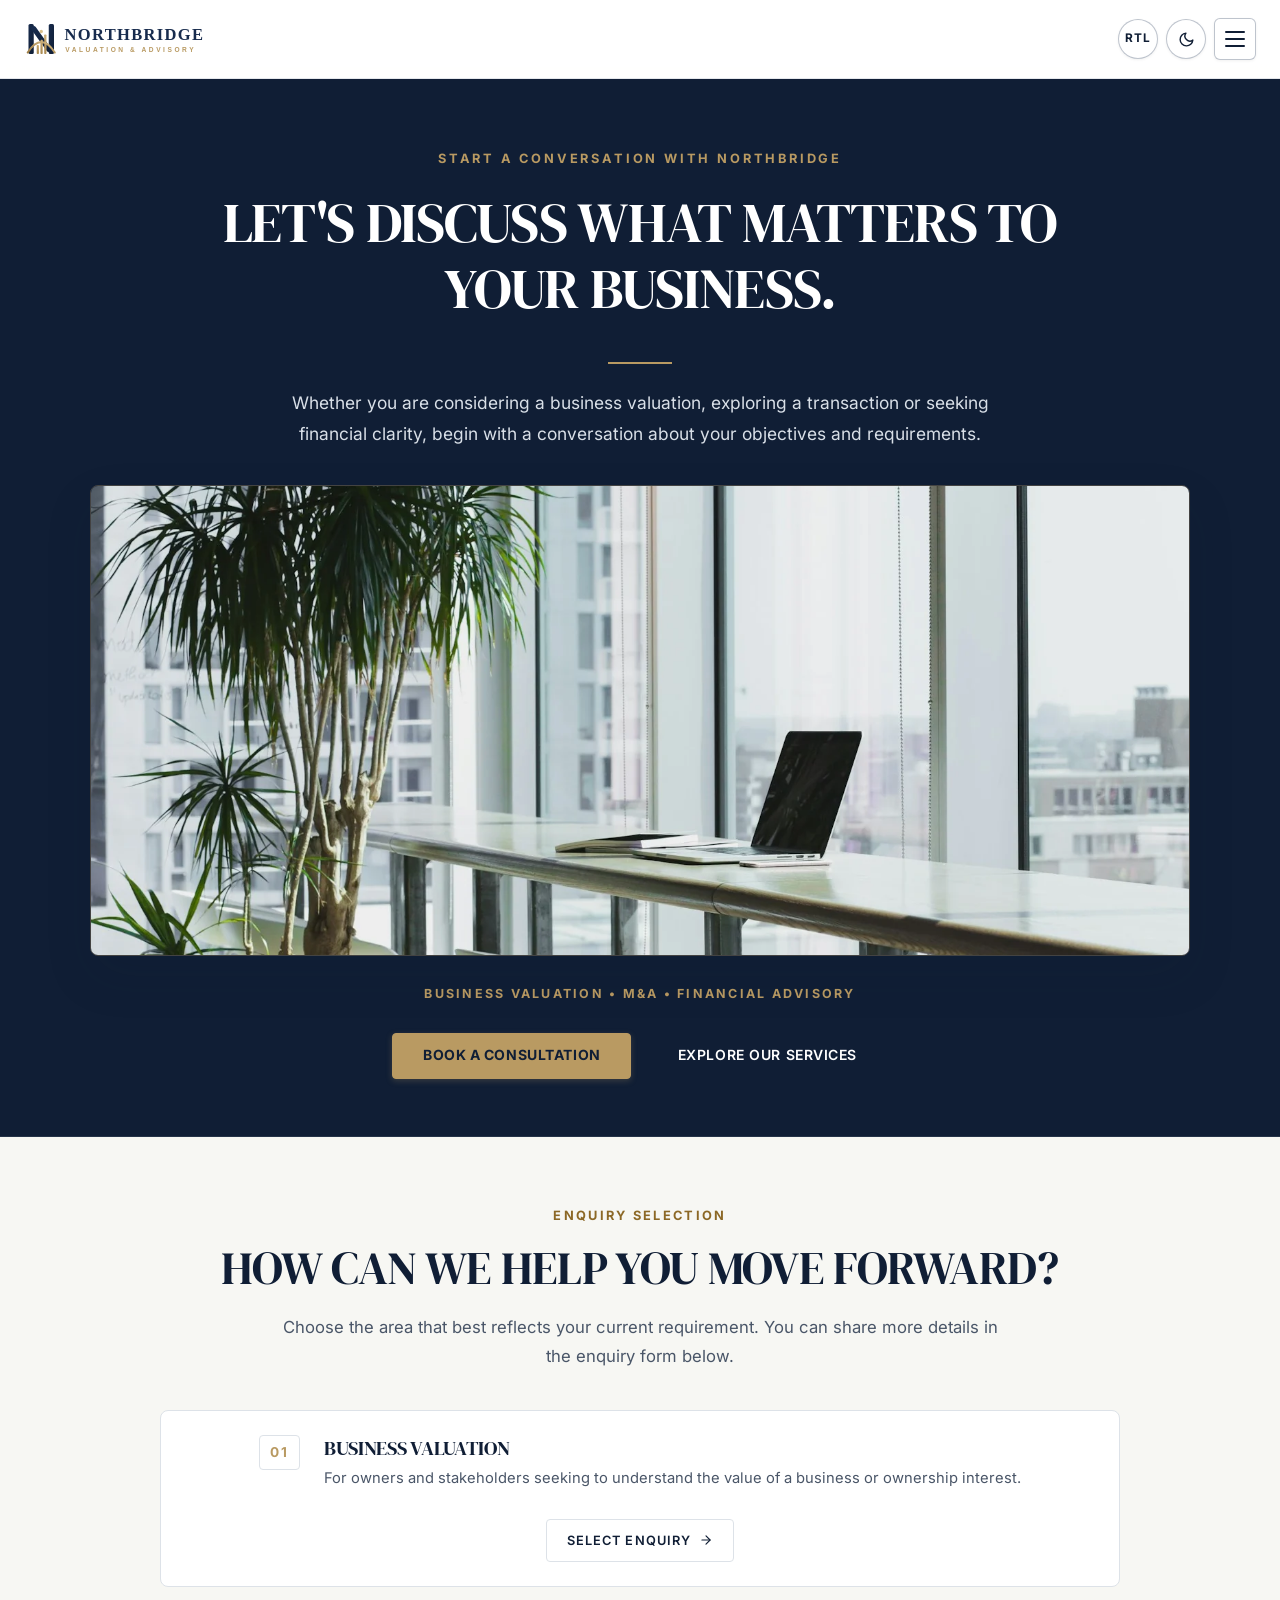
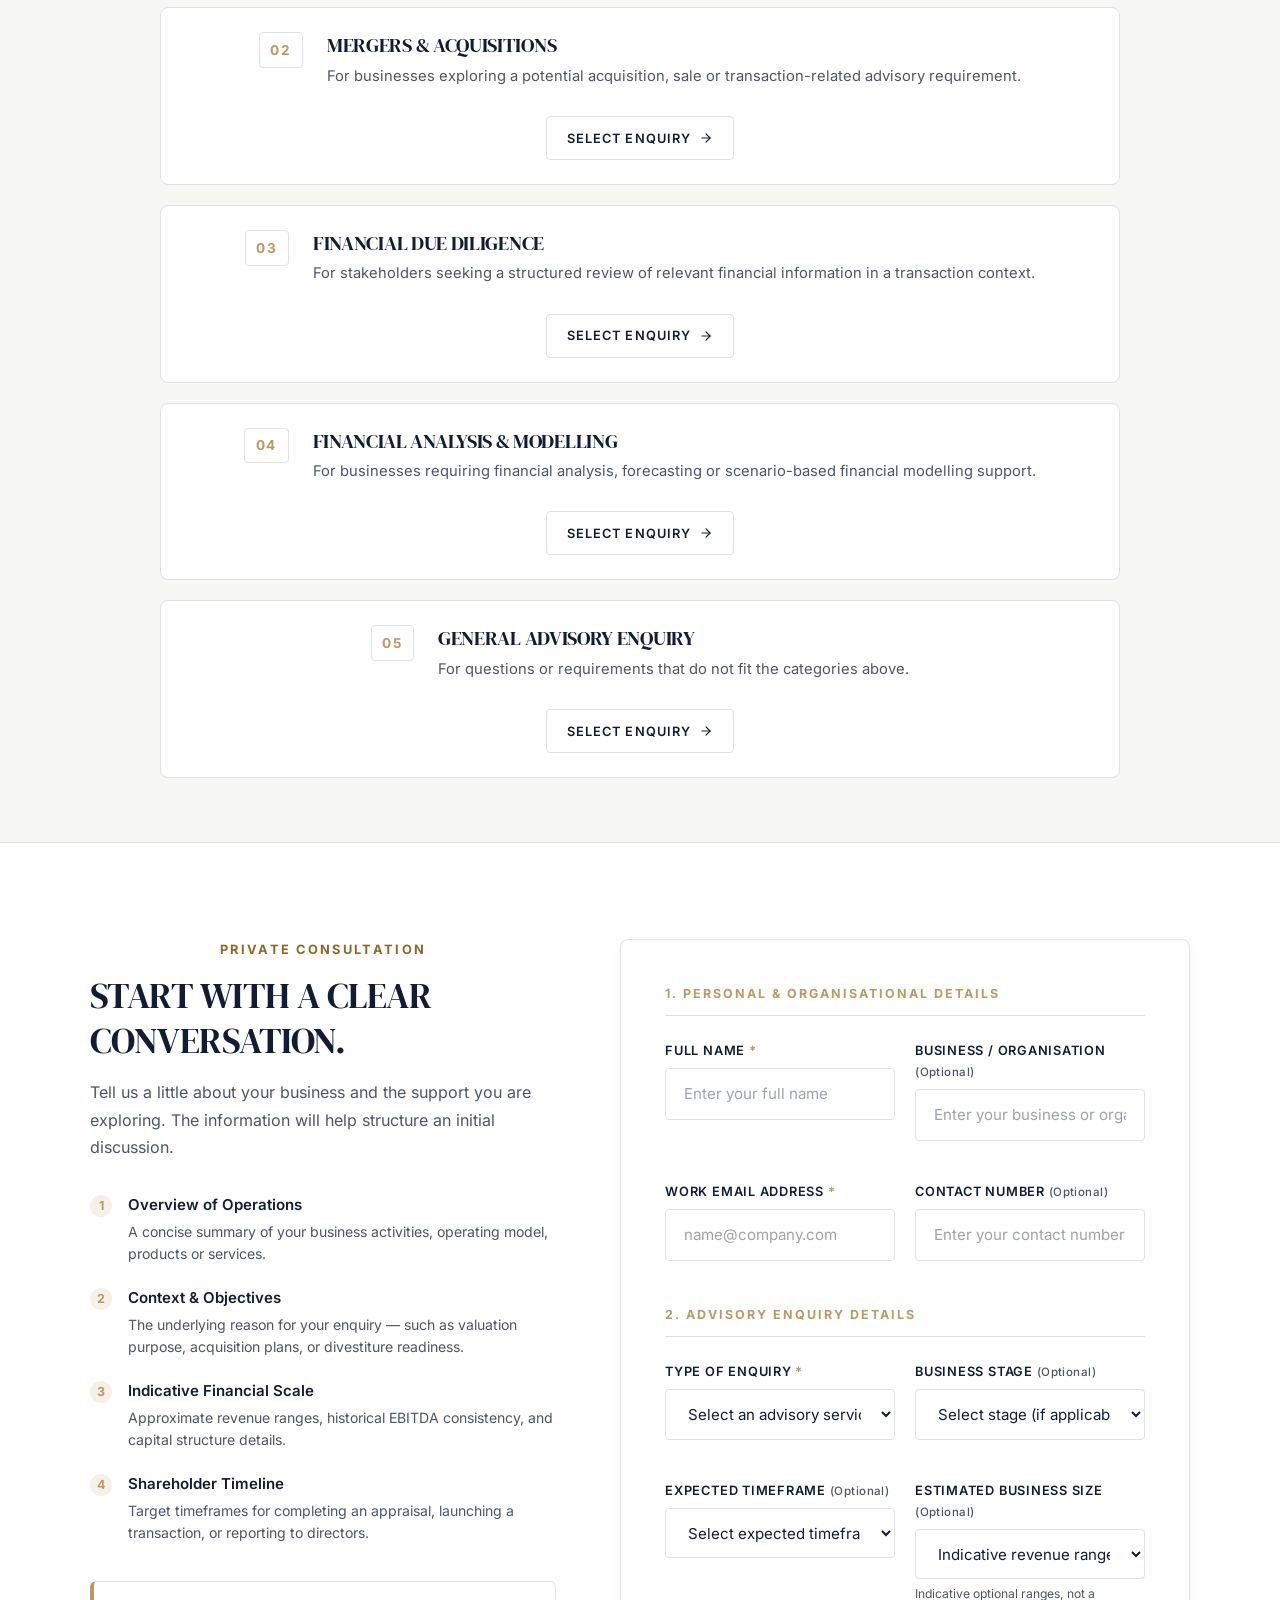
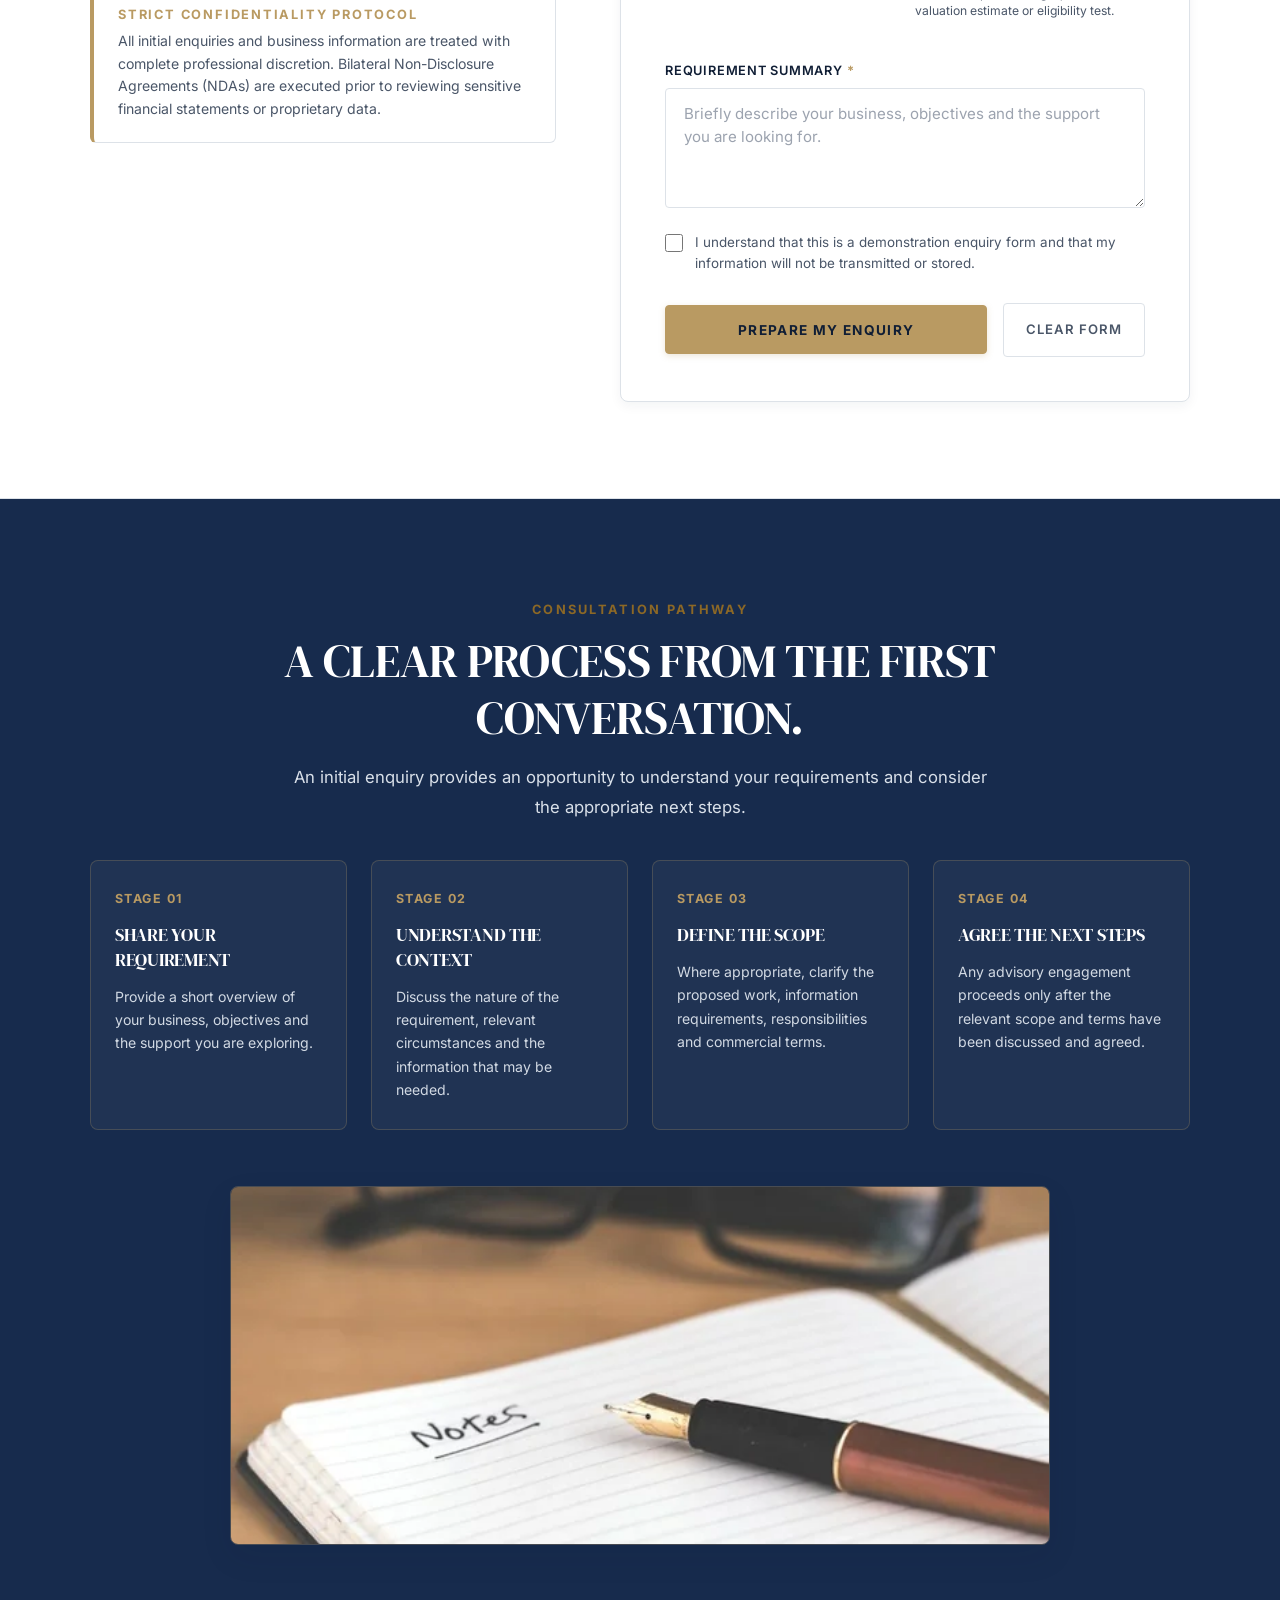
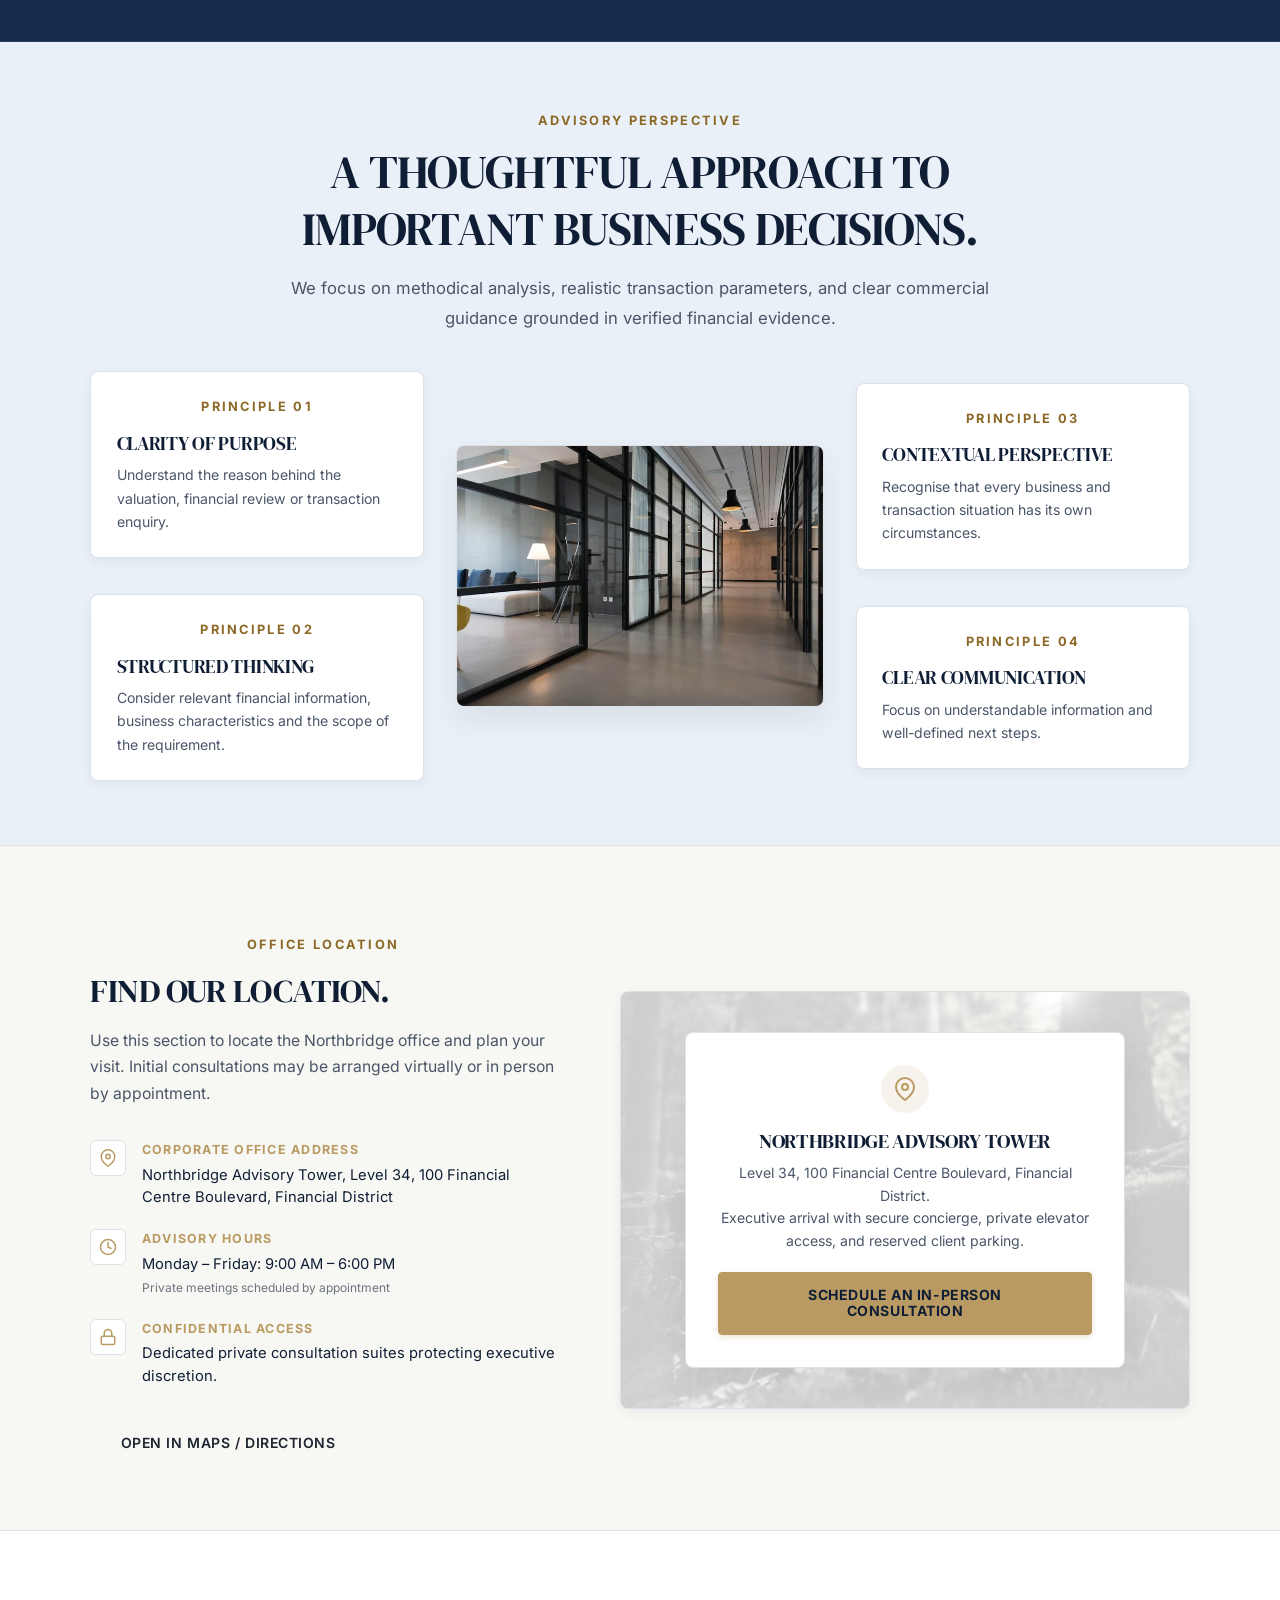
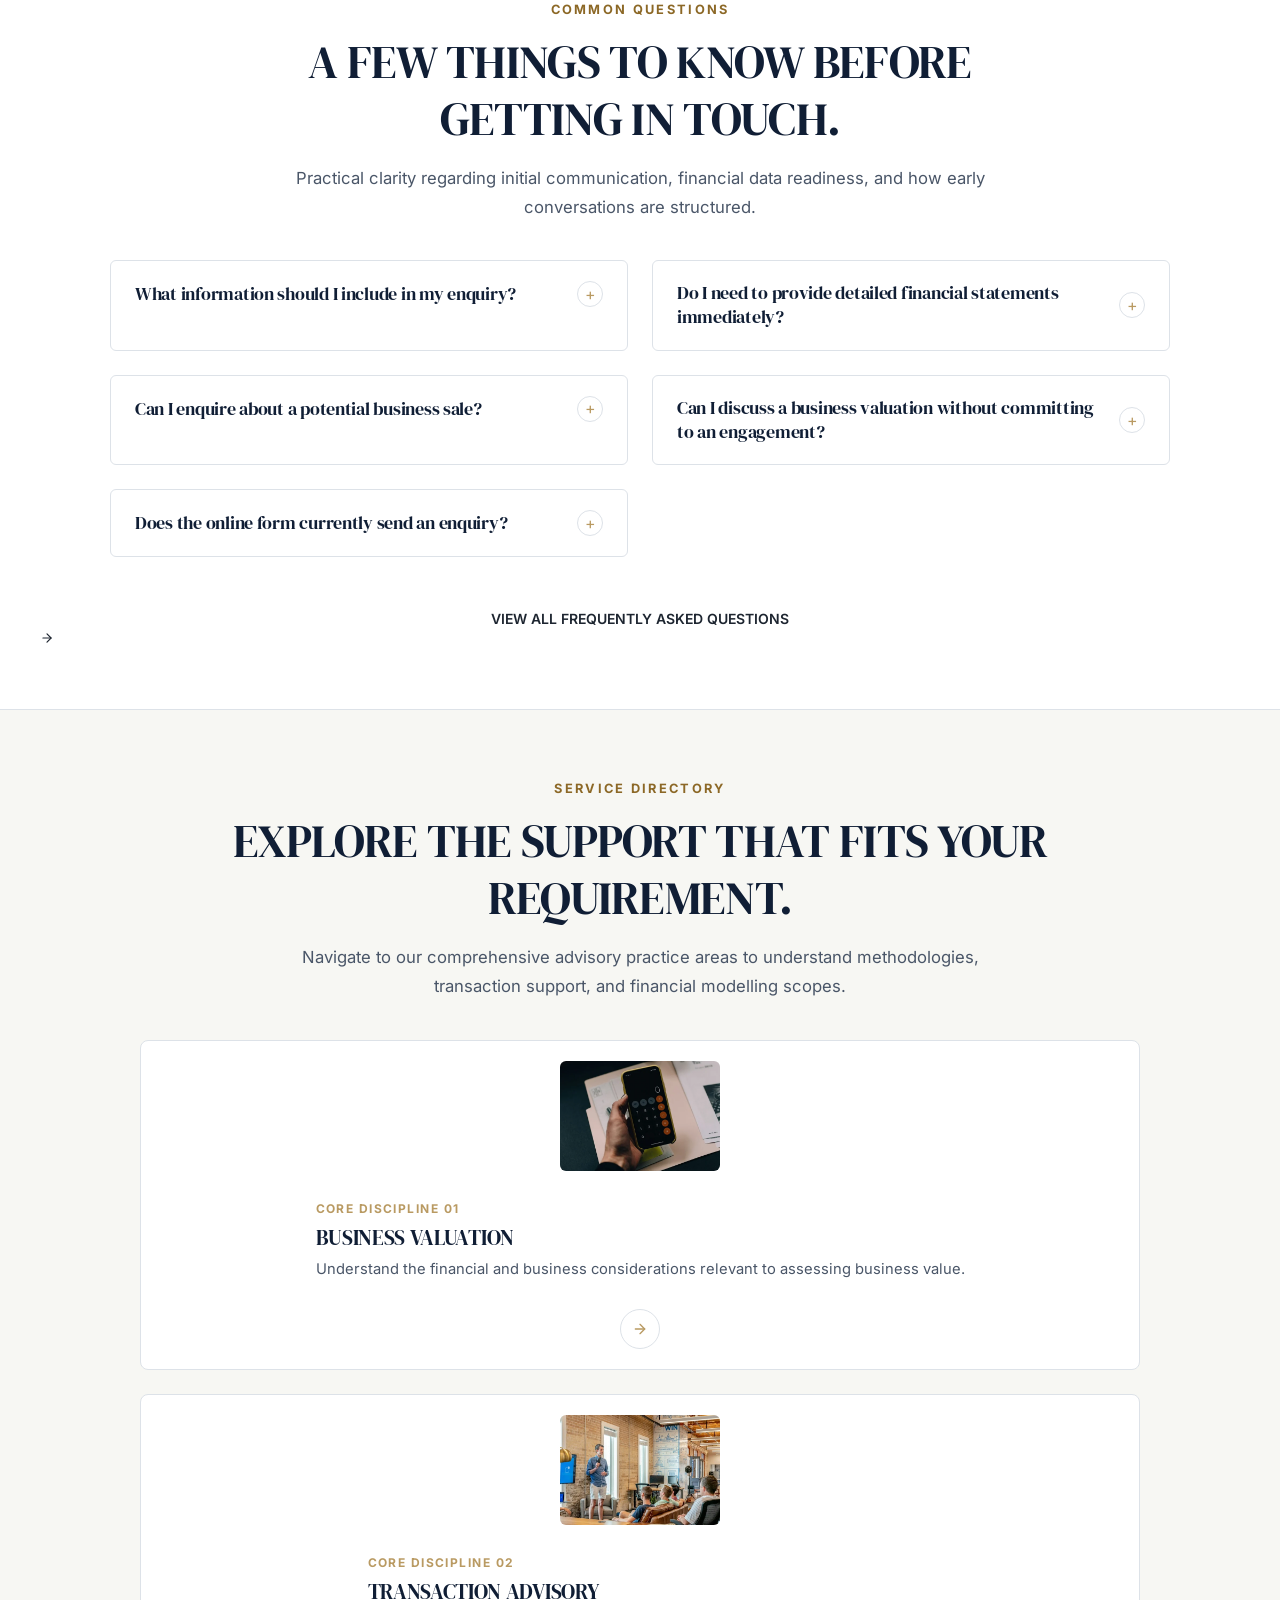
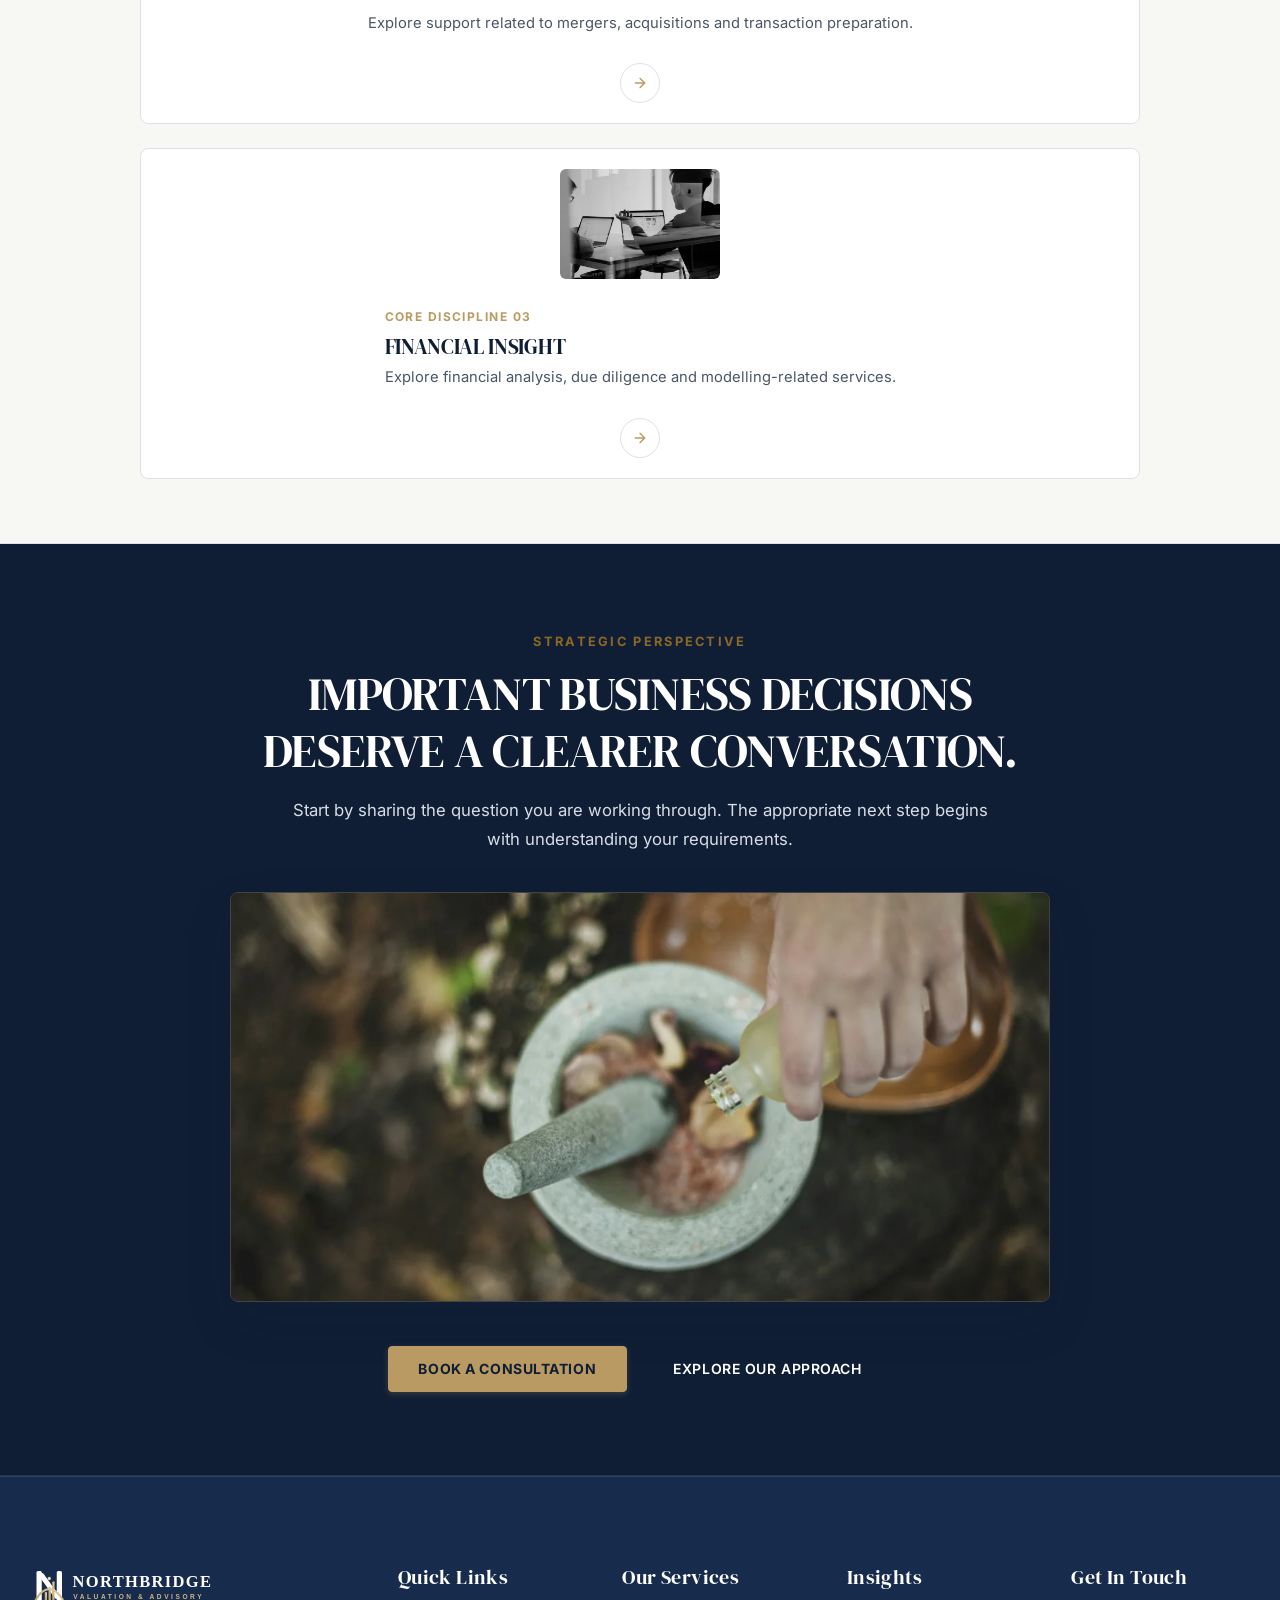
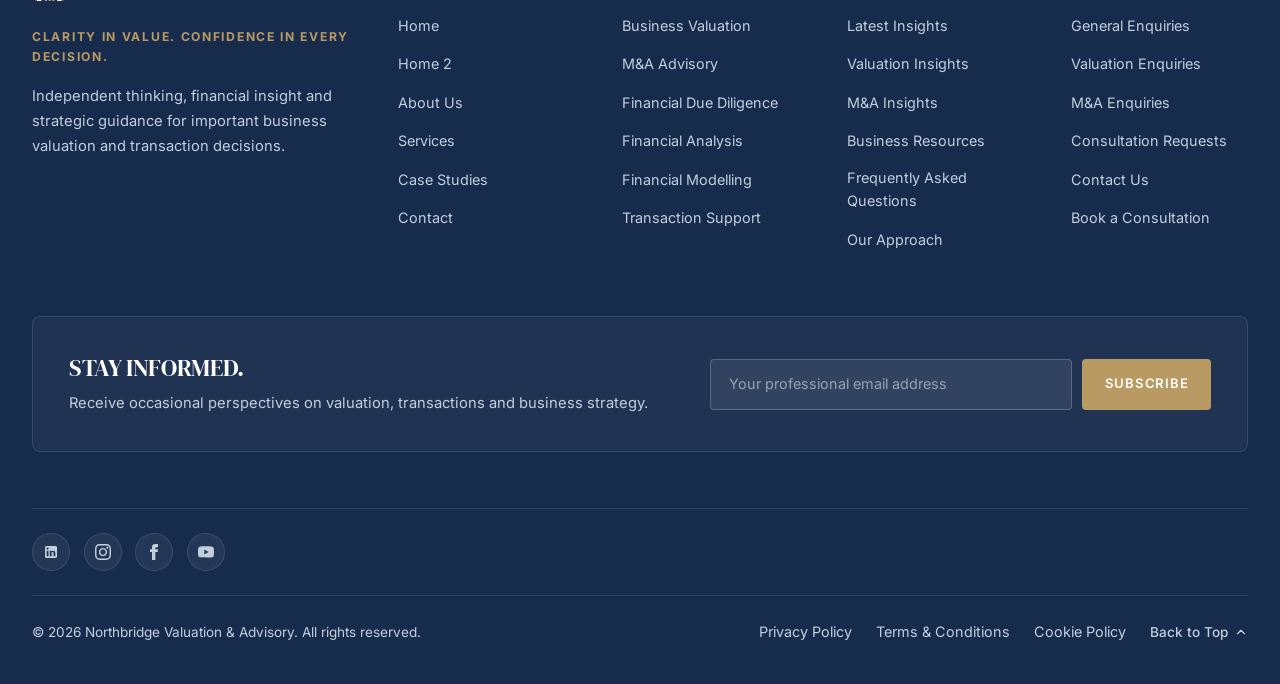
<file: contact.html>
<!DOCTYPE html>
<html lang="en" dir="ltr">
<head>
  <meta charset="UTF-8">
  <meta name="viewport" content="width=device-width, initial-scale=1.0">
  <title>Contact / Book a Consultation | Northbridge Valuation &amp; Advisory</title>
  <meta name="description" content="Begin a private consultation with Northbridge Valuation &amp; Advisory. Discuss business valuation, M&amp;A advisory, financial due diligence, and financial analysis with senior advisors.">

  <!-- Open Graph Metadata -->
  <meta property="og:title" content="Contact / Book a Consultation | Northbridge Valuation &amp; Advisory">
  <meta property="og:description" content="Start a conversation with our senior advisory team regarding business valuation, corporate transactions, due diligence, and financial clarity.">
  <meta property="og:type" content="website">
  <meta property="og:image" content="assets/images/contact/contact-private-advisory-hero.webp">

  <!-- Favicon -->
  <link rel="icon" type="image/svg+xml" href="assets/images/brand/favicon.svg">

  <!-- Pre-render Theme & Direction Script (Prevents flash of unstyled theme/direction) -->
  <script>
    (function () {
      try {
        var theme = localStorage.getItem('northbridge_theme');
        var dir = localStorage.getItem('northbridge_direction');
        if (theme === 'dark') {
          document.documentElement.setAttribute('data-theme', 'dark');
        } else {
          document.documentElement.removeAttribute('data-theme');
        }
        if (dir === 'rtl') {
          document.documentElement.setAttribute('dir', 'rtl');
          document.documentElement.setAttribute('lang', 'ar');
        } else {
          document.documentElement.setAttribute('dir', 'ltr');
          document.documentElement.setAttribute('lang', 'en');
        }
      } catch (e) {}
    })();
  </script>

  <!-- Local Stylesheets Only (Offline Ready, No External CDN) -->
  <link rel="stylesheet" href="assets/css/bootstrap.min.css">
  <link rel="stylesheet" href="assets/css/tailwind.css">
  <link rel="stylesheet" href="assets/css/main.css">
  <link rel="stylesheet" href="assets/css/contact.css">
</head>
<body>

  <!-- ======================================================================
       HEADER / SHARED STICKY NAVBAR (EXACT SAME AS INDEX.HTML)
       Height: Desktop 88px | Tablet 78px | Mobile 72px
       ====================================================================== -->
  <header class="nb-header" role="banner">
    <div class="nb-navbar-container">
      
      <!-- Brand Logo (Left) -->
      <a href="index.html" class="nb-brand-link" aria-label="Northbridge Valuation &amp; Advisory Homepage">
        <img src="assets/images/brand/logo.svg" alt="Northbridge Valuation &amp; Advisory" class="nb-brand-logo logo-light-mode" width="230" height="38">
        <img src="assets/images/brand/logo-white.svg" alt="Northbridge Valuation &amp; Advisory" class="nb-brand-logo logo-dark-mode" width="230" height="38">
      </a>

      <!-- Desktop Navigation Menu (Centre - 1281px+) -->
      <nav class="nb-desktop-nav" aria-label="Primary Navigation">
        <!-- 1. Home Dropdown -->
        <div class="nb-nav-item nb-dropdown">
          <a href="index.html" class="nb-nav-link" id="homeDropdown" aria-haspopup="true" aria-expanded="false">
            <span>Home</span>
            <span class="nb-dropdown-icon" aria-hidden="true">&#9662;</span>
          </a>
          <ul class="nb-dropdown-menu" aria-labelledby="homeDropdown">
            <li class="nb-dropdown-item"><a href="index.html" class="nb-dropdown-link">Home 1</a></li>
            <li class="nb-dropdown-item"><a href="home2.html" class="nb-dropdown-link">Home 2</a></li>
          </ul>
        </div>

        <!-- 2. About -->
        <div class="nb-nav-item">
          <a href="about.html" class="nb-nav-link">About</a>
        </div>

        <!-- 3. Services (Direct link, NO dropdown, NO dropdown arrow) -->
        <div class="nb-nav-item">
          <a href="services.html" class="nb-nav-link">Services</a>
        </div>

        <!-- 4. Case Studies -->
        <div class="nb-nav-item">
          <a href="case-studies.html" class="nb-nav-link">Case Studies</a>
        </div>

        <!-- 5. Insights Dropdown -->
        <div class="nb-nav-item nb-dropdown">
          <a href="blog.html" class="nb-nav-link" id="insightsDropdown" aria-haspopup="true" aria-expanded="false">
            <span>Insights</span>
            <span class="nb-dropdown-icon" aria-hidden="true">&#9662;</span>
          </a>
          <ul class="nb-dropdown-menu" aria-labelledby="insightsDropdown">
            <li class="nb-dropdown-item"><a href="blog.html" class="nb-dropdown-link">Latest Insights / Blog</a></li>
            <li class="nb-dropdown-item"><a href="resources.html" class="nb-dropdown-link">Business Resources</a></li>
          </ul>
        </div>

        <!-- 6. FAQ -->
        <div class="nb-nav-item">
          <a href="faq.html" class="nb-nav-link">FAQ</a>
        </div>

        <!-- 7. Contact (Active on this page) -->
        <div class="nb-nav-item">
          <a href="contact.html" class="nb-nav-link active" aria-current="page">Contact</a>
        </div>
      </nav>

      <!-- Desktop Right Controls (EXACT ORDER: 1. LTR/RTL, 2. Dark/Light, 3. Book a Consultation) -->
      <div class="nb-desktop-controls">
        <!-- 1. LTR / RTL Toggle -->
        <button type="button" class="nb-icon-btn dir-toggle-btn" id="dir-toggle" aria-label="Switch to RTL layout">
          <span class="nb-dir-label">RTL</span>
        </button>

        <!-- 2. Dark Mode / Light Mode Toggle -->
        <button type="button" class="nb-icon-btn theme-toggle-btn" id="theme-toggle" aria-label="Switch to dark mode">
          <!-- Sun Icon (for dark theme active) -->
          <svg class="icon-sun" width="18" height="18" viewBox="0 0 24 24" fill="none" stroke="currentColor" stroke-width="2" stroke-linecap="round" stroke-linejoin="round" style="display: none;" aria-hidden="true">
            <circle cx="12" cy="12" r="5"></circle>
            <line x1="12" y1="1" x2="12" y2="3"></line>
            <line x1="12" y1="21" x2="12" y2="23"></line>
            <line x1="4.22" y1="4.22" x2="5.64" y2="5.64"></line>
            <line x1="18.36" y1="18.36" x2="19.78" y2="19.78"></line>
            <line x1="1" y1="12" x2="3" y2="12"></line>
            <line x1="21" y1="12" x2="23" y2="12"></line>
            <line x1="4.22" y1="19.78" x2="5.64" y2="18.36"></line>
            <line x1="18.36" y1="5.64" x2="19.78" y2="4.22"></line>
          </svg>
          <!-- Moon Icon (for light theme active) -->
          <svg class="icon-moon" width="18" height="18" viewBox="0 0 24 24" fill="none" stroke="currentColor" stroke-width="2" stroke-linecap="round" stroke-linejoin="round" aria-hidden="true">
            <path d="M21 12.79A9 9 0 1 1 11.21 3 7 7 0 0 0 21 12.79z"></path>
          </svg>
        </button>

        <!-- 3. BOOK A CONSULTATION Button -->
        <a href="contact.html#consultation" class="nb-nav-cta">Book a Consultation</a>
      </div>

      <!-- Mobile & Tablet Controls Bar (Logo on left, Dark + RTL + Hamburger on right) -->
      <div class="nb-mobile-controls">
        <button type="button" class="nb-icon-btn dir-toggle-btn" aria-label="Toggle text direction">
          <span class="nb-dir-label">RTL</span>
        </button>
        <button type="button" class="nb-icon-btn theme-toggle-btn" aria-label="Toggle dark mode">
          <svg class="icon-sun" width="17" height="17" viewBox="0 0 24 24" fill="none" stroke="currentColor" stroke-width="2" stroke-linecap="round" stroke-linejoin="round" style="display: none;" aria-hidden="true">
            <circle cx="12" cy="12" r="5"></circle>
            <line x1="12" y1="1" x2="12" y2="3"></line>
            <line x1="12" y1="21" x2="12" y2="23"></line>
            <line x1="4.22" y1="4.22" x2="5.64" y2="5.64"></line>
            <line x1="18.36" y1="18.36" x2="19.78" y2="19.78"></line>
            <line x1="1" y1="12" x2="3" y2="12"></line>
            <line x1="21" y1="12" x2="23" y2="12"></line>
            <line x1="4.22" y1="19.78" x2="5.64" y2="18.36"></line>
            <line x1="18.36" y1="5.64" x2="19.78" y2="4.22"></line>
          </svg>
          <svg class="icon-moon" width="17" height="17" viewBox="0 0 24 24" fill="none" stroke="currentColor" stroke-width="2" stroke-linecap="round" stroke-linejoin="round" aria-hidden="true">
            <path d="M21 12.79A9 9 0 1 1 11.21 3 7 7 0 0 0 21 12.79z"></path>
          </svg>
        </button>
        <button type="button" class="nb-hamburger-btn" aria-label="Open navigation drawer" aria-expanded="false" aria-controls="mobileDrawer">
          <span class="nb-hamburger-bar"></span>
          <span class="nb-hamburger-bar"></span>
          <span class="nb-hamburger-bar"></span>
        </button>
      </div>

    </div>
  </header>

  <!-- ======================================================================
       MOBILE & TABLET FULL NAVIGATION DRAWER
       Contains ALL navigation items, dropdowns, controls & consultation button
       ====================================================================== -->
  <div class="nb-drawer-backdrop" aria-hidden="true"></div>
  <aside class="nb-drawer" id="mobileDrawer" role="dialog" aria-modal="true" aria-label="Mobile Navigation Menu">
    <div class="nb-drawer-header">
      <a href="index.html" class="nb-brand-link" aria-label="Northbridge Valuation &amp; Advisory Homepage">
        <img src="assets/images/brand/logo.svg" alt="Northbridge Valuation &amp; Advisory" class="nb-brand-logo logo-light-mode" width="190" height="32">
        <img src="assets/images/brand/logo-white.svg" alt="Northbridge Valuation &amp; Advisory" class="nb-brand-logo logo-dark-mode" width="190" height="32">
      </a>
      <button type="button" class="nb-drawer-close-btn" aria-label="Close navigation menu">
        <svg width="20" height="20" viewBox="0 0 24 24" fill="none" stroke="currentColor" stroke-width="2" stroke-linecap="round" stroke-linejoin="round" aria-hidden="true">
          <line x1="18" y1="6" x2="6" y2="18"></line>
          <line x1="6" y1="6" x2="18" y2="18"></line>
        </svg>
      </button>
    </div>

    <div class="nb-drawer-body">
      <ul class="nb-drawer-nav">
        <!-- Home Accordion -->
        <li class="nb-drawer-item">
          <button type="button" class="nb-drawer-link nb-drawer-toggle-btn" data-target="drawerHomeSubnav" aria-expanded="false">
            <span>Home</span>
            <span class="nb-drawer-toggle-icon" aria-hidden="true">&#9662;</span>
          </button>
          <ul class="nb-drawer-subnav" id="drawerHomeSubnav">
            <li><a href="index.html" class="nb-drawer-sublink">Home 1</a></li>
            <li><a href="home2.html" class="nb-drawer-sublink">Home 2</a></li>
          </ul>
        </li>

        <!-- About -->
        <li class="nb-drawer-item">
          <a href="about.html" class="nb-drawer-link">About</a>
        </li>

        <!-- Services (Direct Link) -->
        <li class="nb-drawer-item">
          <a href="services.html" class="nb-drawer-link">Services</a>
        </li>

        <!-- Case Studies -->
        <li class="nb-drawer-item">
          <a href="case-studies.html" class="nb-drawer-link">Case Studies</a>
        </li>

        <!-- Insights Accordion -->
        <li class="nb-drawer-item">
          <button type="button" class="nb-drawer-link nb-drawer-toggle-btn" data-target="drawerInsightsSubnav" aria-expanded="false">
            <span>Insights</span>
            <span class="nb-drawer-toggle-icon" aria-hidden="true">&#9662;</span>
          </button>
          <ul class="nb-drawer-subnav" id="drawerInsightsSubnav">
            <li><a href="blog.html" class="nb-drawer-sublink">Latest Insights / Blog</a></li>
            <li><a href="resources.html" class="nb-drawer-sublink">Business Resources</a></li>
          </ul>
        </li>

        <!-- FAQ -->
        <li class="nb-drawer-item">
          <a href="faq.html" class="nb-drawer-link">FAQ</a>
        </li>

        <!-- Contact (Active on this page) -->
        <li class="nb-drawer-item">
          <a href="contact.html" class="nb-drawer-link active" aria-current="page">Contact</a>
        </li>
      </ul>

      <!-- Drawer Controls & Action Buttons -->
      <div class="nb-drawer-footer">
        <div class="nb-drawer-toggles-row">
          <button type="button" class="nb-drawer-toggle-item dir-toggle-btn" aria-label="Toggle layout direction">
            <span class="dir-text-label">RTL Layout</span>
          </button>
          <button type="button" class="nb-drawer-toggle-item theme-toggle-btn" aria-label="Toggle dark mode">
            <span class="theme-text-label">Dark Mode</span>
          </button>
        </div>
        <a href="contact.html#consultation" class="nb-btn nb-btn-gold nb-drawer-cta">Book a Consultation</a>
      </div>
    </div>
  </aside>

  <!-- ======================================================================
       MAIN CONTENT: CONTACT & CONSULTATION (EXACTLY 9 UNIQUE SECTIONS)
       ====================================================================== -->
  <main id="main-content">

    <!-- --------------------------------------------------------------------
         SECTION 01: #contact-hero (The Private Advisory Desk)
         Full-width midnight-blue background, centered H1, gold divider,
         wide horizontal architectural photo strip, editorial label, centered CTAs.
         -------------------------------------------------------------------- -->
    <section id="contact-hero" aria-labelledby="contactHeroTitle">
      <div class="container-custom">
        <div class="contact-hero-container">
          
          <div class="contact-hero-eyebrow">START A CONVERSATION WITH NORTHBRIDGE</div>
          
          <h1 id="contactHeroTitle" class="contact-hero-title">LET'S DISCUSS WHAT MATTERS TO YOUR BUSINESS.</h1>
          
          <div class="contact-hero-divider" aria-hidden="true"></div>

          <p class="contact-hero-desc">
            Whether you are considering a business valuation, exploring a transaction or seeking financial clarity, begin with a conversation about your objectives and requirements.
          </p>

          <!-- Wide Horizontal Architectural Media Strip -->
          <div class="contact-hero-media-strip">
            <img 
              src="assets/images/contact/contact-private-advisory-hero.webp" 
              alt="Sophisticated private corporate consultation suite with boardroom table, leather chairs, and daylight architectural glass" 
              class="contact-hero-img" 
              width="1600" 
              height="700"
              loading="eager"
            >
          </div>

          <!-- Small Consultation Indicator / Editorial Label -->
          <div class="contact-hero-sublabel">
            BUSINESS VALUATION &bull; M&amp;A &bull; FINANCIAL ADVISORY
          </div>

          <!-- Two Centered CTAs -->
          <div class="cta-group-centred">
            <a href="#consultation" class="nb-btn nb-btn-gold">Book a Consultation</a>
            <a href="services.html" class="nb-btn nb-btn-secondary">Explore Our Services</a>
          </div>

        </div>
      </div>
    </section>

    <!-- --------------------------------------------------------------------
         SECTION 02: #choose-enquiry (Choose Your Enquiry)
         Soft ivory background, 5 distinctive horizontal enquiry panels.
         Clicking preselects form and scrolls smoothly to #consultation.
         -------------------------------------------------------------------- -->
    <section id="choose-enquiry" class="py-20 md:py-24" aria-labelledby="chooseEnquiryHeading">
      <div class="container-custom">
        
        <!-- Centered Section Header -->
        <div class="nb-section-header">
          <span class="section-tag">ENQUIRY SELECTION</span>
          <h2 id="chooseEnquiryHeading" class="section-heading">HOW CAN WE HELP YOU MOVE FORWARD?</h2>
          <p class="section-intro">
            Choose the area that best reflects your current requirement. You can share more details in the enquiry form below.
          </p>
        </div>

        <!-- 5 Horizontal Enquiry Panels Stack -->
        <div class="enquiry-panels-stack" role="list" aria-label="Advisory Enquiry Options">
          
          <!-- Panel 01: Business Valuation -->
          <div class="enquiry-panel-item" data-enquiry-val="Business Valuation" role="listitem" tabindex="0" aria-label="Select Business Valuation Enquiry">
            <div class="enquiry-panel-left">
              <span class="enquiry-panel-num">01</span>
              <div class="enquiry-panel-text">
                <h3 class="enquiry-panel-title">BUSINESS VALUATION</h3>
                <p class="enquiry-panel-desc">For owners and stakeholders seeking to understand the value of a business or ownership interest.</p>
              </div>
            </div>
            <div class="enquiry-panel-action">
              <span class="enquiry-select-btn">
                <span>Select Enquiry</span>
                <svg width="14" height="14" viewBox="0 0 24 24" fill="none" stroke="currentColor" stroke-width="2" stroke-linecap="round" stroke-linejoin="round" aria-hidden="true"><line x1="5" y1="12" x2="19" y2="12"></line><polyline points="12 5 19 12 12 19"></polyline></svg>
              </span>
            </div>
          </div>

          <!-- Panel 02: Mergers & Acquisitions -->
          <div class="enquiry-panel-item" data-enquiry-val="Mergers & Acquisitions" role="listitem" tabindex="0" aria-label="Select Mergers and Acquisitions Enquiry">
            <div class="enquiry-panel-left">
              <span class="enquiry-panel-num">02</span>
              <div class="enquiry-panel-text">
                <h3 class="enquiry-panel-title">MERGERS &amp; ACQUISITIONS</h3>
                <p class="enquiry-panel-desc">For businesses exploring a potential acquisition, sale or transaction-related advisory requirement.</p>
              </div>
            </div>
            <div class="enquiry-panel-action">
              <span class="enquiry-select-btn">
                <span>Select Enquiry</span>
                <svg width="14" height="14" viewBox="0 0 24 24" fill="none" stroke="currentColor" stroke-width="2" stroke-linecap="round" stroke-linejoin="round" aria-hidden="true"><line x1="5" y1="12" x2="19" y2="12"></line><polyline points="12 5 19 12 12 19"></polyline></svg>
              </span>
            </div>
          </div>

          <!-- Panel 03: Financial Due Diligence -->
          <div class="enquiry-panel-item" data-enquiry-val="Financial Due Diligence" role="listitem" tabindex="0" aria-label="Select Financial Due Diligence Enquiry">
            <div class="enquiry-panel-left">
              <span class="enquiry-panel-num">03</span>
              <div class="enquiry-panel-text">
                <h3 class="enquiry-panel-title">FINANCIAL DUE DILIGENCE</h3>
                <p class="enquiry-panel-desc">For stakeholders seeking a structured review of relevant financial information in a transaction context.</p>
              </div>
            </div>
            <div class="enquiry-panel-action">
              <span class="enquiry-select-btn">
                <span>Select Enquiry</span>
                <svg width="14" height="14" viewBox="0 0 24 24" fill="none" stroke="currentColor" stroke-width="2" stroke-linecap="round" stroke-linejoin="round" aria-hidden="true"><line x1="5" y1="12" x2="19" y2="12"></line><polyline points="12 5 19 12 12 19"></polyline></svg>
              </span>
            </div>
          </div>

          <!-- Panel 04: Financial Analysis & Modelling -->
          <div class="enquiry-panel-item" data-enquiry-val="Financial Analysis & Modelling" role="listitem" tabindex="0" aria-label="Select Financial Analysis and Modelling Enquiry">
            <div class="enquiry-panel-left">
              <span class="enquiry-panel-num">04</span>
              <div class="enquiry-panel-text">
                <h3 class="enquiry-panel-title">FINANCIAL ANALYSIS &amp; MODELLING</h3>
                <p class="enquiry-panel-desc">For businesses requiring financial analysis, forecasting or scenario-based financial modelling support.</p>
              </div>
            </div>
            <div class="enquiry-panel-action">
              <span class="enquiry-select-btn">
                <span>Select Enquiry</span>
                <svg width="14" height="14" viewBox="0 0 24 24" fill="none" stroke="currentColor" stroke-width="2" stroke-linecap="round" stroke-linejoin="round" aria-hidden="true"><line x1="5" y1="12" x2="19" y2="12"></line><polyline points="12 5 19 12 12 19"></polyline></svg>
              </span>
            </div>
          </div>

          <!-- Panel 05: General Advisory Enquiry -->
          <div class="enquiry-panel-item" data-enquiry-val="General Advisory Enquiry" role="listitem" tabindex="0" aria-label="Select General Advisory Enquiry">
            <div class="enquiry-panel-left">
              <span class="enquiry-panel-num">05</span>
              <div class="enquiry-panel-text">
                <h3 class="enquiry-panel-title">GENERAL ADVISORY ENQUIRY</h3>
                <p class="enquiry-panel-desc">For questions or requirements that do not fit the categories above.</p>
              </div>
            </div>
            <div class="enquiry-panel-action">
              <span class="enquiry-select-btn">
                <span>Select Enquiry</span>
                <svg width="14" height="14" viewBox="0 0 24 24" fill="none" stroke="currentColor" stroke-width="2" stroke-linecap="round" stroke-linejoin="round" aria-hidden="true"><line x1="5" y1="12" x2="19" y2="12"></line><polyline points="12 5 19 12 12 19"></polyline></svg>
              </span>
            </div>
          </div>

        </div>

      </div>
    </section>

    <!-- --------------------------------------------------------------------
         SECTION 03: #consultation (Book a Consultation / Enquiry Form)
         Anchor id="consultation". Pure white background, wide 2-column layout.
         Left: Guidance & confidentiality. Right: Form with frontend validation.
         -------------------------------------------------------------------- -->
    <section id="consultation" class="py-20 md:py-24" aria-labelledby="consultationHeading">
      <div class="container-custom">
        
        <div class="consultation-layout-grid">
          
          <!-- Left Column: Consultation Introduction & Preparation Guide -->
          <div class="consultation-info-col">
            <span class="section-tag">PRIVATE CONSULTATION</span>
            <h2 id="consultationHeading" class="consultation-info-title">START WITH A CLEAR CONVERSATION.</h2>
            <p class="consultation-info-intro">
              Tell us a little about your business and the support you are exploring. The information will help structure an initial discussion.
            </p>

            <!-- What to Prepare Checklist -->
            <div class="prepare-checklist">
              <div class="prepare-item">
                <span class="prepare-bullet" aria-hidden="true">1</span>
                <div class="prepare-text-block">
                  <strong>Overview of Operations</strong>
                  <p>A concise summary of your business activities, operating model, products or services.</p>
                </div>
              </div>

              <div class="prepare-item">
                <span class="prepare-bullet" aria-hidden="true">2</span>
                <div class="prepare-text-block">
                  <strong>Context &amp; Objectives</strong>
                  <p>The underlying reason for your enquiry — such as valuation purpose, acquisition plans, or divestiture readiness.</p>
                </div>
              </div>

              <div class="prepare-item">
                <span class="prepare-bullet" aria-hidden="true">3</span>
                <div class="prepare-text-block">
                  <strong>Indicative Financial Scale</strong>
                  <p>Approximate revenue ranges, historical EBITDA consistency, and capital structure details.</p>
                </div>
              </div>

              <div class="prepare-item">
                <span class="prepare-bullet" aria-hidden="true">4</span>
                <div class="prepare-text-block">
                  <strong>Shareholder Timeline</strong>
                  <p>Target timeframes for completing an appraisal, launching a transaction, or reporting to directors.</p>
                </div>
              </div>
            </div>

            <!-- Confidentiality Notice Callout -->
            <div class="confidentiality-notice-box">
              <div class="confidentiality-title">Strict Confidentiality Protocol</div>
              <p class="confidentiality-desc">
                All initial enquiries and business information are treated with complete professional discretion. Bilateral Non-Disclosure Agreements (NDAs) are executed prior to reviewing sensitive financial statements or proprietary data.
              </p>
            </div>
          </div>

          <!-- Right Column: Refined Bordered Enquiry Form Panel -->
          <div class="consultation-form-card">
            
            <form id="enquiryForm" novalidate aria-label="Advisory Consultation Enquiry Form">
              
              <!-- Personal Details Section -->
              <div class="form-fieldset-header">1. Personal &amp; Organisational Details</div>

              <div class="form-row-2col">
                <!-- Full Name -->
                <div class="form-group-custom">
                  <label for="fullName" class="form-label-custom">
                    <span>Full Name <span class="label-req">*</span></span>
                  </label>
                  <input 
                    type="text" 
                    id="fullName" 
                    name="fullName" 
                    class="form-input-custom" 
                    placeholder="Enter your full name" 
                    required 
                    autocomplete="name"
                  >
                  <span class="field-error-msg" id="fullNameError"></span>
                </div>

                <!-- Business / Organisation -->
                <div class="form-group-custom">
                  <label for="businessName" class="form-label-custom">
                    <span>Business / Organisation <span class="label-opt">(Optional)</span></span>
                  </label>
                  <input 
                    type="text" 
                    id="businessName" 
                    name="businessName" 
                    class="form-input-custom" 
                    placeholder="Enter your business or organisation name" 
                    autocomplete="organization"
                  >
                </div>
              </div>

              <div class="form-row-2col">
                <!-- Work Email Address -->
                <div class="form-group-custom">
                  <label for="workEmail" class="form-label-custom">
                    <span>Work Email Address <span class="label-req">*</span></span>
                  </label>
                  <input 
                    type="email" 
                    id="workEmail" 
                    name="workEmail" 
                    class="form-input-custom" 
                    placeholder="name@company.com" 
                    required 
                    autocomplete="email"
                  >
                  <span class="field-error-msg" id="workEmailError"></span>
                </div>

                <!-- Contact Number -->
                <div class="form-group-custom">
                  <label for="contactNumber" class="form-label-custom">
                    <span>Contact Number <span class="label-opt">(Optional)</span></span>
                  </label>
                  <input 
                    type="tel" 
                    id="contactNumber" 
                    name="contactNumber" 
                    class="form-input-custom" 
                    placeholder="Enter your contact number" 
                    autocomplete="tel"
                  >
                </div>
              </div>

              <!-- Enquiry Details Section -->
              <div class="form-fieldset-header mt-6">2. Advisory Enquiry Details</div>

              <div class="form-row-2col">
                <!-- Type of Enquiry -->
                <div class="form-group-custom">
                  <label for="enquiryType" class="form-label-custom">
                    <span>Type of Enquiry <span class="label-req">*</span></span>
                  </label>
                  <select id="enquiryType" name="enquiryType" class="form-select-custom" required>
                    <option value="" disabled selected>Select an advisory service area</option>
                    <option value="Business Valuation">Business Valuation</option>
                    <option value="Mergers & Acquisitions">Mergers &amp; Acquisitions</option>
                    <option value="Financial Due Diligence">Financial Due Diligence</option>
                    <option value="Financial Analysis & Modelling">Financial Analysis &amp; Modelling</option>
                    <option value="General Advisory Enquiry">General Advisory Enquiry</option>
                  </select>
                  <span class="field-error-msg" id="enquiryTypeError"></span>
                </div>

                <!-- Business Stage -->
                <div class="form-group-custom">
                  <label for="businessStage" class="form-label-custom">
                    <span>Business Stage <span class="label-opt">(Optional)</span></span>
                  </label>
                  <select id="businessStage" name="businessStage" class="form-select-custom">
                    <option value="" selected>Select stage (if applicable)</option>
                    <option value="Established Business">Established Business</option>
                    <option value="Preparing for a Sale">Preparing for a Sale</option>
                    <option value="Exploring an Acquisition">Exploring an Acquisition</option>
                    <option value="Planning a Strategic Transaction">Planning a Strategic Transaction</option>
                    <option value="Early-Stage Discussion">Early-Stage Discussion</option>
                    <option value="Other">Other</option>
                  </select>
                </div>
              </div>

              <div class="form-row-2col">
                <!-- Expected Timeframe -->
                <div class="form-group-custom">
                  <label for="timeframe" class="form-label-custom">
                    <span>Expected Timeframe <span class="label-opt">(Optional)</span></span>
                  </label>
                  <select id="timeframe" name="timeframe" class="form-select-custom">
                    <option value="" selected>Select expected timeframe</option>
                    <option value="As soon as possible">As soon as possible</option>
                    <option value="Within 1–3 months">Within 1–3 months</option>
                    <option value="Within 3–6 months">Within 3–6 months</option>
                    <option value="More than 6 months">More than 6 months</option>
                    <option value="Still exploring">Still exploring</option>
                  </select>
                </div>

                <!-- Estimated Business Size -->
                <div class="form-group-custom">
                  <label for="businessSize" class="form-label-custom">
                    <span>Estimated Business Size <span class="label-opt">(Optional)</span></span>
                  </label>
                  <select id="businessSize" name="businessSize" class="form-select-custom">
                    <option value="" selected>Indicative revenue range</option>
                    <option value="Prefer not to disclose">Prefer not to disclose</option>
                    <option value="Under ₹1 Crore">Under ₹1 Crore</option>
                    <option value="₹1–5 Crore">₹1–5 Crore</option>
                    <option value="₹5–25 Crore">₹5–25 Crore</option>
                    <option value="₹25–100 Crore">₹25–100 Crore</option>
                    <option value="Above ₹100 Crore">Above ₹100 Crore</option>
                  </select>
                  <span class="form-field-helper">Indicative optional ranges, not a valuation estimate or eligibility test.</span>
                </div>
              </div>

              <!-- Message -->
              <div class="form-group-custom">
                <label for="enquiryMessage" class="form-label-custom">
                  <span>Requirement Summary <span class="label-req">*</span></span>
                </label>
                <textarea 
                  id="enquiryMessage" 
                  name="enquiryMessage" 
                  rows="4" 
                  class="form-textarea-custom" 
                  placeholder="Briefly describe your business, objectives and the support you are looking for." 
                  required
                ></textarea>
                <span class="field-error-msg" id="enquiryMessageError"></span>
              </div>

              <!-- Privacy Acknowledgement Checkbox -->
              <div class="privacy-checkbox-wrapper">
                <input 
                  type="checkbox" 
                  id="privacyAgree" 
                  name="privacyAgree" 
                  class="privacy-checkbox-input" 
                  required
                >
                <label for="privacyAgree" class="privacy-checkbox-label">
                  I understand that this is a demonstration enquiry form and that my information will not be transmitted or stored.
                </label>
              </div>
              <span class="field-error-msg mb-4" id="privacyAgreeError"></span>

              <!-- Form Action Buttons -->
              <div class="form-actions-row">
                <button type="submit" class="nb-btn nb-btn-gold btn-form-submit" id="submitEnquiryBtn">
                  Prepare My Enquiry
                </button>
                <button type="button" class="btn-form-clear" id="clearFormBtn">
                  Clear Form
                </button>
              </div>

              <!-- Honest Frontend Demonstration Notice Box -->
              <div class="enquiry-demo-notice" id="enquiryDemoNotice" role="region" aria-live="polite">
                <h3 class="demo-notice-title">YOUR ENQUIRY DETAILS ARE READY.</h3>
                <p class="demo-notice-desc">
                  This is a frontend demonstration only. Your information has not been transmitted or stored. Please connect a secure enquiry service before using this form for real submissions.
                </p>
                <div class="demo-summary-box" id="demoSummaryContent"></div>
              </div>

            </form>

          </div>

        </div>

      </div>
    </section>

    <!-- --------------------------------------------------------------------
         SECTION 04: #consultation-process (What Happens Next?)
         Deep navy background (#172B4D), 4-stage pathway + architectural media
         -------------------------------------------------------------------- -->
    <section id="consultation-process" class="py-20 md:py-24" aria-labelledby="processHeading">
      <div class="container-custom">
        
        <!-- Centered Header -->
        <div class="nb-section-header">
          <span class="section-tag">CONSULTATION PATHWAY</span>
          <h2 id="processHeading" class="section-heading">A CLEAR PROCESS FROM THE FIRST CONVERSATION.</h2>
          <p class="section-intro">
            An initial enquiry provides an opportunity to understand your requirements and consider the appropriate next steps.
          </p>
        </div>

        <!-- 4-Stage Pathway Grid -->
        <div class="process-pathway-grid">
          
          <!-- Stage 01 -->
          <div class="process-step-card">
            <span class="step-num-pill">Stage 01</span>
            <h3 class="step-title">SHARE YOUR REQUIREMENT</h3>
            <p class="step-desc">Provide a short overview of your business, objectives and the support you are exploring.</p>
          </div>

          <!-- Stage 02 -->
          <div class="process-step-card">
            <span class="step-num-pill">Stage 02</span>
            <h3 class="step-title">UNDERSTAND THE CONTEXT</h3>
            <p class="step-desc">Discuss the nature of the requirement, relevant circumstances and the information that may be needed.</p>
          </div>

          <!-- Stage 03 -->
          <div class="process-step-card">
            <span class="step-num-pill">Stage 03</span>
            <h3 class="step-title">DEFINE THE SCOPE</h3>
            <p class="step-desc">Where appropriate, clarify the proposed work, information requirements, responsibilities and commercial terms.</p>
          </div>

          <!-- Stage 04 -->
          <div class="process-step-card">
            <span class="step-num-pill">Stage 04</span>
            <h3 class="step-title">AGREE THE NEXT STEPS</h3>
            <p class="step-desc">Any advisory engagement proceeds only after the relevant scope and terms have been discussed and agreed.</p>
          </div>

        </div>

        <!-- Architectural Meeting Detail Accent -->
        <div class="process-media-accent">
          <img 
            src="assets/images/contact/contact-next-steps.webp" 
            alt="Corporate meeting desk prepared with a bound notebook, fountain pen, and transaction documents" 
            class="process-accent-img" 
            width="600" 
            height="450"
            loading="lazy"
          >
        </div>

      </div>
    </section>

    <!-- --------------------------------------------------------------------
         SECTION 05: #advisory-approach (Why Start with Northbridge?)
         Warm pale-blue background (#EAF0F7), 4 editorial principles surrounding
         architectural imagery.
         -------------------------------------------------------------------- -->
    <section id="advisory-approach" class="py-20 md:py-24" aria-labelledby="approachHeading">
      <div class="container-custom">
        
        <!-- Centered Header -->
        <div class="nb-section-header">
          <span class="section-tag">ADVISORY PERSPECTIVE</span>
          <h2 id="approachHeading" class="section-heading">A THOUGHTFUL APPROACH TO IMPORTANT BUSINESS DECISIONS.</h2>
          <p class="section-intro">
            We focus on methodical analysis, realistic transaction parameters, and clear commercial guidance grounded in verified financial evidence.
          </p>
        </div>

        <!-- 3-Column Surround Layout: 2 Principles Left | Media Center | 2 Principles Right -->
        <div class="approach-surround-grid">
          
          <!-- Left Column (Principles 01 & 02) -->
          <div class="approach-col">
            <div class="approach-card">
              <span class="section-tag">PRINCIPLE 01</span>
              <h3 class="approach-card-title">CLARITY OF PURPOSE</h3>
              <p class="approach-card-desc">Understand the reason behind the valuation, financial review or transaction enquiry.</p>
            </div>

            <div class="approach-card">
              <span class="section-tag">PRINCIPLE 02</span>
              <h3 class="approach-card-title">STRUCTURED THINKING</h3>
              <p class="approach-card-desc">Consider relevant financial information, business characteristics and the scope of the requirement.</p>
            </div>
          </div>

          <!-- Center Column (Architectural Media Frame) -->
          <div class="approach-media-frame">
            <img 
              src="assets/images/contact/contact-advisory-approach.webp" 
              alt="Refined contemporary architectural office interior with geometric wood paneling, stone flooring, and clean daylight" 
              class="approach-media-img" 
              width="700" 
              height="500"
              loading="lazy"
            >
          </div>

          <!-- Right Column (Principles 03 & 04) -->
          <div class="approach-col">
            <div class="approach-card">
              <span class="section-tag">PRINCIPLE 03</span>
              <h3 class="approach-card-title">CONTEXTUAL PERSPECTIVE</h3>
              <p class="approach-card-desc">Recognise that every business and transaction situation has its own circumstances.</p>
            </div>

            <div class="approach-card">
              <span class="section-tag">PRINCIPLE 04</span>
              <h3 class="approach-card-title">CLEAR COMMUNICATION</h3>
              <p class="approach-card-desc">Focus on understandable information and well-defined next steps.</p>
            </div>
          </div>

        </div>

      </div>
    </section>

    <!-- --------------------------------------------------------------------
         SECTION 06: #location-map (Location & Map Section)
         Soft ivory background, 2-column layout with address panel left,
         and responsive interactive map panel right (honest placeholder state).
         -------------------------------------------------------------------- -->
    <section id="location-map" class="py-20 md:py-24" aria-labelledby="locationHeading">
      <div class="container-custom">
        
        <div class="location-grid-layout">
          
          <!-- Left Column: Location Information -->
          <div class="location-info-panel">
            <span class="section-tag">OFFICE LOCATION</span>
            <h2 id="locationHeading" class="location-section-title">FIND OUR LOCATION.</h2>
            <p class="location-section-desc">
              Use this section to locate the Northbridge office and plan your visit. Initial consultations may be arranged virtually or in person by appointment.
            </p>

            <div class="location-meta-list">
              <!-- Physical Address -->
              <div class="location-meta-item">
                <div class="location-meta-icon" aria-hidden="true">
                  <svg width="18" height="18" viewBox="0 0 24 24" fill="none" stroke="currentColor" stroke-width="2" stroke-linecap="round" stroke-linejoin="round">
                    <path d="M21 10c0 7-9 13-9 13s-9-6-9-13a9 9 0 0 1 18 0z"></path>
                    <circle cx="12" cy="10" r="3"></circle>
                  </svg>
                </div>
                <div>
                  <div class="location-meta-title">Corporate Office Address</div>
                  <p class="location-meta-text" id="officeAddressText">Northbridge Advisory Tower, Level 34, 100 Financial Centre Boulevard, Financial District</p>
                </div>
              </div>

              <!-- Consultation Hours -->
              <div class="location-meta-item">
                <div class="location-meta-icon" aria-hidden="true">
                  <svg width="18" height="18" viewBox="0 0 24 24" fill="none" stroke="currentColor" stroke-width="2" stroke-linecap="round" stroke-linejoin="round">
                    <circle cx="12" cy="12" r="10"></circle>
                    <polyline points="12 6 12 12 16 14"></polyline>
                  </svg>
                </div>
                <div>
                  <div class="location-meta-title">Advisory Hours</div>
                  <p class="location-meta-text">Monday – Friday: 9:00 AM – 6:00 PM<br><span class="text-xs text-secondary">Private meetings scheduled by appointment</span></p>
                </div>
              </div>

              <!-- Confidential Visits -->
              <div class="location-meta-item">
                <div class="location-meta-icon" aria-hidden="true">
                  <svg width="18" height="18" viewBox="0 0 24 24" fill="none" stroke="currentColor" stroke-width="2" stroke-linecap="round" stroke-linejoin="round">
                    <rect x="3" y="11" width="18" height="11" rx="2" ry="2"></rect>
                    <path d="M7 11V7a5 5 0 0 1 10 0v4"></path>
                  </svg>
                </div>
                <div>
                  <div class="location-meta-title">Confidential Access</div>
                  <p class="location-meta-text">Dedicated private consultation suites protecting executive discretion.</p>
                </div>
              </div>
            </div>

            <!-- Verified Directions Link (Dynamic) -->
            <div>
              <a href="https://maps.google.com" class="nb-btn nb-btn-secondary" id="openGoogleMapsLink" target="_blank" rel="noopener noreferrer">
                Open in Maps / Directions
              </a>
            </div>
          </div>

          <!-- Right Column: Responsive Map Container with Configurable Support -->
          <div class="location-map-container" role="region" aria-label="Northbridge Office Map">
            
            <!-- Map View Card -->
            <div class="map-placeholder-view" id="mapPlaceholderView">
              <img 
                src="assets/images/contact/contact-location-detail.webp" 
                alt="Architectural exterior facade of corporate office building" 
                class="map-placeholder-bg" 
                width="600" 
                height="500"
                loading="lazy"
              >
              <div class="map-placeholder-content">
                <div class="map-pin-icon-wrap" aria-hidden="true">
                  <svg width="24" height="24" viewBox="0 0 24 24" fill="none" stroke="currentColor" stroke-width="2" stroke-linecap="round" stroke-linejoin="round">
                    <path d="M21 10c0 7-9 13-9 13s-9-6-9-13a9 9 0 0 1 18 0z"></path>
                    <circle cx="12" cy="10" r="3"></circle>
                  </svg>
                </div>
                <h3 class="map-placeholder-title">NORTHBRIDGE ADVISORY TOWER</h3>
                <p class="map-placeholder-desc">
                  Level 34, 100 Financial Centre Boulevard, Financial District.<br>
                  Executive arrival with secure concierge, private elevator access, and reserved client parking.
                </p>
                <a href="#consultation" class="nb-btn nb-btn-gold text-xs">Schedule an In-Person Consultation</a>
              </div>
            </div>

            <!-- Live Embed Iframe (Activated dynamically when NORTHBRIDGE_MAP_EMBED_URL is configured) -->
            <iframe 
              id="mapLiveIframe" 
              class="map-live-iframe" 
              title="Verified Northbridge Office Location Map" 
              loading="lazy" 
              allowfullscreen
            ></iframe>

          </div>

        </div>

      </div>
    </section>

    <!-- --------------------------------------------------------------------
         SECTION 07: #contact-faq (Common Contact Questions)
         Cool-white background, 2-column compact editorial FAQ layout.
         -------------------------------------------------------------------- -->
    <section id="contact-faq" class="py-20 md:py-24" aria-labelledby="contactFaqHeading">
      <div class="container-custom">
        
        <!-- Centered Header -->
        <div class="nb-section-header">
          <span class="section-tag">COMMON QUESTIONS</span>
          <h2 id="contactFaqHeading" class="section-heading">A FEW THINGS TO KNOW BEFORE GETTING IN TOUCH.</h2>
          <p class="section-intro">
            Practical clarity regarding initial communication, financial data readiness, and how early conversations are structured.
          </p>
        </div>

        <!-- 2-Column Grid of 5 Q&A Items -->
        <div class="contact-faq-columns">
          
          <!-- Q1 -->
          <div class="contact-faq-item">
            <button type="button" class="contact-faq-btn" aria-expanded="false" aria-controls="cfaq-ans-1">
              <h3 class="contact-faq-title">What information should I include in my enquiry?</h3>
              <span class="contact-faq-icon" aria-hidden="true">+</span>
            </button>
            <div id="cfaq-ans-1" class="contact-faq-panel" role="region">
              <div class="contact-faq-content">
                A short description of your business, the reason for your enquiry and the type of support you are considering is a useful starting point.
              </div>
            </div>
          </div>

          <!-- Q2 -->
          <div class="contact-faq-item">
            <button type="button" class="contact-faq-btn" aria-expanded="false" aria-controls="cfaq-ans-2">
              <h3 class="contact-faq-title">Do I need to provide detailed financial statements immediately?</h3>
              <span class="contact-faq-icon" aria-hidden="true">+</span>
            </button>
            <div id="cfaq-ans-2" class="contact-faq-panel" role="region">
              <div class="contact-faq-content">
                Not necessarily. Initial discussions can help clarify the requirement and determine which financial information may be relevant.
              </div>
            </div>
          </div>

          <!-- Q3 -->
          <div class="contact-faq-item">
            <button type="button" class="contact-faq-btn" aria-expanded="false" aria-controls="cfaq-ans-3">
              <h3 class="contact-faq-title">Can I enquire about a potential business sale?</h3>
              <span class="contact-faq-icon" aria-hidden="true">+</span>
            </button>
            <div id="cfaq-ans-3" class="contact-faq-panel" role="region">
              <div class="contact-faq-content">
                Yes. You can select Mergers &amp; Acquisitions and describe your objectives and circumstances in the enquiry form.
              </div>
            </div>
          </div>

          <!-- Q4 -->
          <div class="contact-faq-item">
            <button type="button" class="contact-faq-btn" aria-expanded="false" aria-controls="cfaq-ans-4">
              <h3 class="contact-faq-title">Can I discuss a business valuation without committing to an engagement?</h3>
              <span class="contact-faq-icon" aria-hidden="true">+</span>
            </button>
            <div id="cfaq-ans-4" class="contact-faq-panel" role="region">
              <div class="contact-faq-content">
                An initial enquiry is an opportunity to explain your requirement. Any formal engagement would require further discussion and agreement on the scope and terms.
              </div>
            </div>
          </div>

          <!-- Q5 (Spans across or cleanly positioned) -->
          <div class="contact-faq-item">
            <button type="button" class="contact-faq-btn" aria-expanded="false" aria-controls="cfaq-ans-5">
              <h3 class="contact-faq-title">Does the online form currently send an enquiry?</h3>
              <span class="contact-faq-icon" aria-hidden="true">+</span>
            </button>
            <div id="cfaq-ans-5" class="contact-faq-panel" role="region">
              <div class="contact-faq-content">
                No. This website is a static frontend demonstration. The form validates information in the browser but does not transmit or store it.
              </div>
            </div>
          </div>

        </div>

        <!-- Centered Link to Full FAQ Page -->
        <div class="text-center">
          <a href="faq.html" class="nb-card-link font-semibold text-sm">
            <span>VIEW ALL FREQUENTLY ASKED QUESTIONS</span>
            <svg class="nb-arrow-icon" width="14" height="14" viewBox="0 0 24 24" fill="none" stroke="currentColor" stroke-width="2" stroke-linecap="round" stroke-linejoin="round" aria-hidden="true"><line x1="5" y1="12" x2="19" y2="12"></line><polyline points="12 5 19 12 12 19"></polyline></svg>
          </a>
        </div>

      </div>
    </section>

    <!-- --------------------------------------------------------------------
         SECTION 08: #advisory-services-nav (Explore the Right Advisory Service)
         Soft ivory background, 3 horizontal pathways with distinct thumbnails.
         -------------------------------------------------------------------- -->
    <section id="advisory-services-nav" class="py-20 md:py-24" aria-labelledby="servicesNavHeading">
      <div class="container-custom">
        
        <!-- Centered Header -->
        <div class="nb-section-header">
          <span class="section-tag">SERVICE DIRECTORY</span>
          <h2 id="servicesNavHeading" class="section-heading">EXPLORE THE SUPPORT THAT FITS YOUR REQUIREMENT.</h2>
          <p class="section-intro">
            Navigate to our comprehensive advisory practice areas to understand methodologies, transaction support, and financial modelling scopes.
          </p>
        </div>

        <!-- 3 Horizontal Pathways Stack -->
        <div class="services-pathways-stack">
          
          <!-- Pathway 01: Business Valuation -->
          <a href="services.html#business-valuation" class="service-pathway-card">
            <div class="pathway-thumb-frame">
              <img 
                src="assets/images/contact/contact-business-valuation.webp" 
                alt="Business valuation appraisal reports, financial models, and analytical tools on desk" 
                class="pathway-thumb-img" 
                width="600" 
                height="450"
                loading="lazy"
              >
            </div>
            <div class="pathway-body">
              <div class="pathway-category-tag">CORE DISCIPLINE 01</div>
              <h3 class="pathway-title">BUSINESS VALUATION</h3>
              <p class="pathway-desc">Understand the financial and business considerations relevant to assessing business value.</p>
            </div>
            <div class="pathway-action-arrow" aria-hidden="true">
              <svg width="16" height="16" viewBox="0 0 24 24" fill="none" stroke="currentColor" stroke-width="2" stroke-linecap="round" stroke-linejoin="round"><line x1="5" y1="12" x2="19" y2="12"></line><polyline points="12 5 19 12 12 19"></polyline></svg>
            </div>
          </a>

          <!-- Pathway 02: Transaction Advisory -->
          <a href="services.html#ma-advisory" class="service-pathway-card">
            <div class="pathway-thumb-frame">
              <img 
                src="assets/images/contact/contact-ma-discussion.webp" 
                alt="Corporate executives in transaction advisory discussion around conference table" 
                class="pathway-thumb-img" 
                width="600" 
                height="450"
                loading="lazy"
              >
            </div>
            <div class="pathway-body">
              <div class="pathway-category-tag">CORE DISCIPLINE 02</div>
              <h3 class="pathway-title">TRANSACTION ADVISORY</h3>
              <p class="pathway-desc">Explore support related to mergers, acquisitions and transaction preparation.</p>
            </div>
            <div class="pathway-action-arrow" aria-hidden="true">
              <svg width="16" height="16" viewBox="0 0 24 24" fill="none" stroke="currentColor" stroke-width="2" stroke-linecap="round" stroke-linejoin="round"><line x1="5" y1="12" x2="19" y2="12"></line><polyline points="12 5 19 12 12 19"></polyline></svg>
            </div>
          </a>

          <!-- Pathway 03: Financial Insight -->
          <a href="services.html#financial-due-diligence" class="service-pathway-card">
            <div class="pathway-thumb-frame">
              <img 
                src="assets/images/contact/contact-financial-consultation.webp" 
                alt="Advisor reviewing financial due diligence metrics and cash flow models on laptop" 
                class="pathway-thumb-img" 
                width="600" 
                height="450"
                loading="lazy"
              >
            </div>
            <div class="pathway-body">
              <div class="pathway-category-tag">CORE DISCIPLINE 03</div>
              <h3 class="pathway-title">FINANCIAL INSIGHT</h3>
              <p class="pathway-desc">Explore financial analysis, due diligence and modelling-related services.</p>
            </div>
            <div class="pathway-action-arrow" aria-hidden="true">
              <svg width="16" height="16" viewBox="0 0 24 24" fill="none" stroke="currentColor" stroke-width="2" stroke-linecap="round" stroke-linejoin="round"><line x1="5" y1="12" x2="19" y2="12"></line><polyline points="12 5 19 12 12 19"></polyline></svg>
            </div>
          </a>

        </div>

      </div>
    </section>

    <!-- --------------------------------------------------------------------
         SECTION 09: #contact-closing-cta (Final Consultation CTA)
         Midnight Blue background (#101E35), centered header, architectural banner, CTAs.
         -------------------------------------------------------------------- -->
    <section id="contact-closing-cta" aria-labelledby="closingContactHeading">
      <div class="container-custom">
        
        <!-- Centered Header -->
        <div class="nb-section-header">
          <span class="section-tag">STRATEGIC PERSPECTIVE</span>
          <h2 id="closingContactHeading" class="section-heading">IMPORTANT BUSINESS DECISIONS DESERVE A CLEARER CONVERSATION.</h2>
          <p class="section-intro">
            Start by sharing the question you are working through. The appropriate next step begins with understanding your requirements.
          </p>
        </div>

        <!-- Architectural Banner Detail -->
        <div class="contact-closing-banner">
          <img 
            src="assets/images/contact/contact-closing-architecture.webp" 
            alt="Contemporary glass business tower reflecting natural light and geometric stability" 
            class="contact-closing-img" 
            width="1200" 
            height="600"
            loading="lazy"
          >
        </div>

        <!-- Centered CTA Buttons -->
        <div class="cta-group-centred">
          <a href="#consultation" class="nb-btn nb-btn-gold">Book a Consultation</a>
          <a href="about.html" class="nb-btn nb-btn-secondary">Explore Our Approach</a>
        </div>

      </div>
    </section>

  </main>

  <!-- ======================================================================
       FOOTER (EXACT SAME AS INDEX.HTML)
       4-Column Corporate Layout with Logo, Navigation, Services, Newsletter, Socials
       ====================================================================== -->
  <footer class="nb-footer" role="contentinfo">
    <div class="nb-footer-container">
      
      <!-- Top 4 Columns & Brand Column -->
      <div class="nb-footer-top">
        
        <!-- Brand Info Column -->
        <div class="nb-footer-brand-col">
          <a href="index.html" aria-label="Northbridge Valuation &amp; Advisory Homepage">
            <img src="assets/images/brand/logo-white.svg" alt="Northbridge Valuation &amp; Advisory" class="nb-footer-logo" width="220" height="36" loading="lazy">
          </a>
          <p class="nb-footer-tagline">CLARITY IN VALUE. CONFIDENCE IN EVERY DECISION.</p>
          <p class="nb-footer-desc">
            Independent thinking, financial insight and strategic guidance for important business valuation and transaction decisions.
          </p>
        </div>

        <!-- Column 1: Quick Links -->
        <div>
          <h3 class="nb-footer-col-title">Quick Links</h3>
          <ul class="nb-footer-links">
            <li><a href="index.html" class="nb-footer-link">Home</a></li>
            <li><a href="home2.html" class="nb-footer-link">Home 2</a></li>
            <li><a href="about.html" class="nb-footer-link">About Us</a></li>
            <li><a href="services.html" class="nb-footer-link">Services</a></li>
            <li><a href="case-studies.html" class="nb-footer-link">Case Studies</a></li>
            <li><a href="contact.html" class="nb-footer-link">Contact</a></li>
          </ul>
        </div>

        <!-- Column 2: Our Services -->
        <div>
          <h3 class="nb-footer-col-title">Our Services</h3>
          <ul class="nb-footer-links">
            <li><a href="services.html#business-valuation" class="nb-footer-link">Business Valuation</a></li>
            <li><a href="services.html#ma-advisory" class="nb-footer-link">M&amp;A Advisory</a></li>
            <li><a href="services.html#financial-due-diligence" class="nb-footer-link">Financial Due Diligence</a></li>
            <li><a href="services.html#financial-analysis" class="nb-footer-link">Financial Analysis</a></li>
            <li><a href="services.html#financial-modelling" class="nb-footer-link">Financial Modelling</a></li>
            <li><a href="services.html#transaction-support" class="nb-footer-link">Transaction Support</a></li>
          </ul>
        </div>

        <!-- Column 3: Insights -->
        <div>
          <h3 class="nb-footer-col-title">Insights</h3>
          <ul class="nb-footer-links">
            <li><a href="blog.html" class="nb-footer-link">Latest Insights</a></li>
            <li><a href="blog.html#valuation" class="nb-footer-link">Valuation Insights</a></li>
            <li><a href="blog.html#ma" class="nb-footer-link">M&amp;A Insights</a></li>
            <li><a href="resources.html" class="nb-footer-link">Business Resources</a></li>
            <li><a href="faq.html" class="nb-footer-link">Frequently Asked Questions</a></li>
            <li><a href="about.html#approach" class="nb-footer-link">Our Approach</a></li>
          </ul>
        </div>

        <!-- Column 4: Get In Touch -->
        <div>
          <h3 class="nb-footer-col-title">Get In Touch</h3>
          <ul class="nb-footer-links">
            <li><a href="contact.html#enquiries" class="nb-footer-link">General Enquiries</a></li>
            <li><a href="contact.html#valuation" class="nb-footer-link">Valuation Enquiries</a></li>
            <li><a href="contact.html#ma" class="nb-footer-link">M&amp;A Enquiries</a></li>
            <li><a href="contact.html#consultation" class="nb-footer-link">Consultation Requests</a></li>
            <li><a href="contact.html" class="nb-footer-link">Contact Us</a></li>
            <li><a href="contact.html#consultation" class="nb-footer-link">Book a Consultation</a></li>
          </ul>
        </div>

      </div>

      <!-- Newsletter Card -->
      <div class="nb-footer-newsletter-card">
        <div>
          <h3 class="nb-newsletter-heading">STAY INFORMED.</h3>
          <p class="nb-newsletter-desc">
            Receive occasional perspectives on valuation, transactions and business strategy.
          </p>
        </div>
        <div>
          <form class="nb-newsletter-form" action="#" method="post">
            <input 
              type="email" 
              class="nb-newsletter-input" 
              placeholder="Your professional email address" 
              required 
              aria-label="Professional email address for newsletter"
            >
            <button type="submit" class="nb-newsletter-btn">Subscribe</button>
            <span class="nb-newsletter-notice" role="status"></span>
          </form>
        </div>
      </div>

      <!-- Social Media Links & Divider Bar -->
      <div class="nb-footer-middle">
        <div class="nb-social-group">
          <!-- LinkedIn -->
          <a href="https://www.linkedin.com" class="nb-social-link" target="_blank" rel="noopener noreferrer" aria-label="Northbridge on LinkedIn">
            <svg width="16" height="16" viewBox="0 0 24 24" fill="currentColor" aria-hidden="true">
              <path d="M19 3a2 2 0 0 1 2 2v14a2 2 0 0 1-2 2H5a2 2 0 0 1-2-2V5a2 2 0 0 1 2-2h14m-.5 15.5v-5.3a3.26 3.26 0 0 0-3.26-3.26c-.85 0-1.84.52-2.28 1.3v-1.11h-2.79v8.37h2.79v-4.93c0-.77.62-1.4 1.39-1.4a1.4 1.4 0 0 1 1.4 1.4v4.93h2.75M6.88 8.56a1.68 1.68 0 0 0 1.68-1.68c0-.93-.75-1.69-1.68-1.69a1.69 1.69 0 0 0-1.69 1.69c0 .93.76 1.68 1.69 1.68m1.39 9.94v-8.37H5.5v8.37h2.77z"/>
            </svg>
          </a>
          <!-- Instagram -->
          <a href="https://www.instagram.com" class="nb-social-link" target="_blank" rel="noopener noreferrer" aria-label="Northbridge on Instagram">
            <svg width="16" height="16" viewBox="0 0 24 24" fill="currentColor" aria-hidden="true">
              <path d="M12 2.163c3.204 0 3.584.012 4.85.07 3.252.148 4.771 1.691 4.919 4.919.058 1.265.069 1.645.069 4.849 0 3.205-.012 3.584-.069 4.849-.149 3.225-1.664 4.771-4.919 4.919-1.266.058-1.644.07-4.85.07-3.204 0-3.584-.012-4.849-.07-3.26-.149-4.771-1.699-4.919-4.92-.058-1.265-.07-1.644-.07-4.849 0-3.204.013-3.583.07-4.849.149-3.227 1.664-4.771 4.919-4.919 1.266-.057 1.645-.069 4.849-.069zm0-2.163c-3.259 0-3.667.014-4.947.072-4.358.2-6.78 2.618-6.98 6.98-.059 1.281-.073 1.689-.073 4.948 0 3.259.014 3.668.072 4.948.2 4.358 2.618 6.78 6.98 6.98 1.281.058 1.689.072 4.948.072 3.259 0 3.668-.014 4.948-.072 4.354-.2 6.782-2.618 6.979-6.98.059-1.28.073-1.689.073-4.948 0-3.259-.014-3.667-.072-4.947-.196-4.354-2.617-6.78-6.979-6.98-1.281-.059-1.69-.073-4.949-.073zm0 5.838c-3.403 0-6.162 2.759-6.162 6.162s2.759 6.163 6.162 6.163 6.162-2.759 6.162-6.163c0-3.403-2.759-6.162-6.162-6.162zm0 10.162c-2.209 0-4-1.79-4-4 0-2.209 1.791-4 4-4s4 1.791 4 4c0 2.21-1.791 4-4 4zm6.406-11.845c-.796 0-1.441.645-1.441 1.44s.645 1.44 1.441 1.44c.795 0 1.439-.645 1.439-1.44s-.644-1.44-1.439-1.44z"/>
            </svg>
          </a>
          <!-- Facebook -->
          <a href="https://www.facebook.com" class="nb-social-link" target="_blank" rel="noopener noreferrer" aria-label="Northbridge on Facebook">
            <svg width="16" height="16" viewBox="0 0 24 24" fill="currentColor" aria-hidden="true">
              <path d="M9 8H6v4h3v12h5V12h3.642L18 8h-4V6.333C14 5.374 14.5 5 15.5 5H18V0h-3.808C10.595 0 9 1.583 9 4.615V8z"/>
            </svg>
          </a>
          <!-- YouTube -->
          <a href="https://www.youtube.com" class="nb-social-link" target="_blank" rel="noopener noreferrer" aria-label="Northbridge on YouTube">
            <svg width="16" height="16" viewBox="0 0 24 24" fill="currentColor" aria-hidden="true">
              <path d="M23.498 6.186a3.016 3.016 0 0 0-2.122-2.136C19.505 3.545 12 3.545 12 3.545s-7.505 0-9.377.505A3.017 3.017 0 0 0 .502 6.186C0 8.07 0 12 0 12s0 3.93.502 5.814a3.016 3.016 0 0 0 2.122 2.136c1.871.505 9.376.505 9.376.505s7.505 0 9.377-.505a3.015 3.015 0 0 0 2.122-2.136C24 15.93 24 12 24 12s0-3.93-.502-5.814zM9.545 15.568V8.432L15.818 12l-6.273 3.568z"/>
            </svg>
          </a>
        </div>
      </div>

      <!-- Bottom Bar: Copyright & Legal -->
      <div class="nb-footer-bottom">
        <div>
          &copy; 2026 Northbridge Valuation &amp; Advisory. All rights reserved.
        </div>
        <div class="nb-footer-legal-links">
          <a href="privacy.html" class="nb-footer-link">Privacy Policy</a>
          <a href="terms.html" class="nb-footer-link">Terms &amp; Conditions</a>
          <a href="cookies.html" class="nb-footer-link">Cookie Policy</a>
          <button type="button" class="nb-back-to-top" aria-label="Scroll back to top of page">
            <span>Back to Top</span>
            <svg width="14" height="14" viewBox="0 0 24 24" fill="none" stroke="currentColor" stroke-width="2" stroke-linecap="round" stroke-linejoin="round" aria-hidden="true">
              <polyline points="18 15 12 9 6 15"></polyline>
            </svg>
          </button>
        </div>
      </div>

    </div>
  </footer>

  <!-- Local Scripts (Bootstrap Bundle, Shared Main JS, Contact Controller JS) -->
  <script src="assets/js/bootstrap.bundle.min.js"></script>
  <script src="assets/js/main.js"></script>
  <script src="assets/js/contact.js"></script>
</body>
</html>
</file>
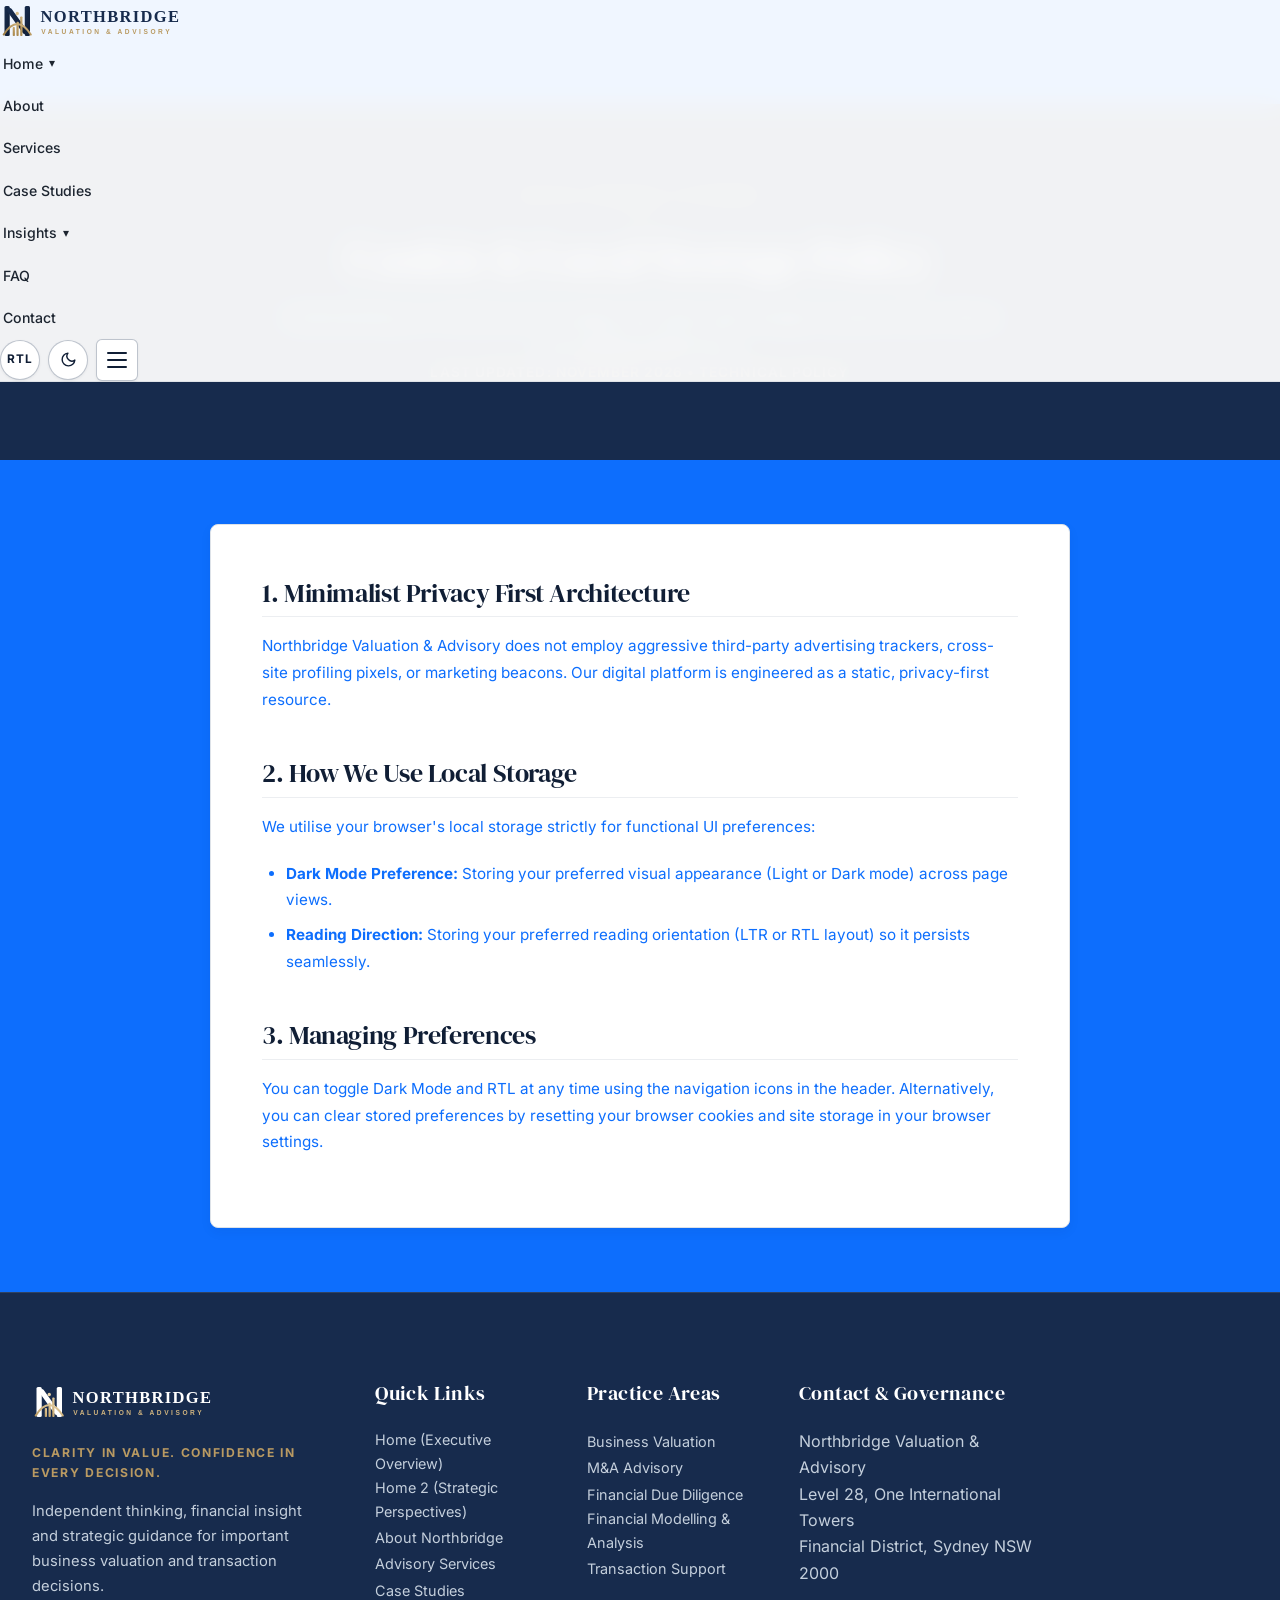
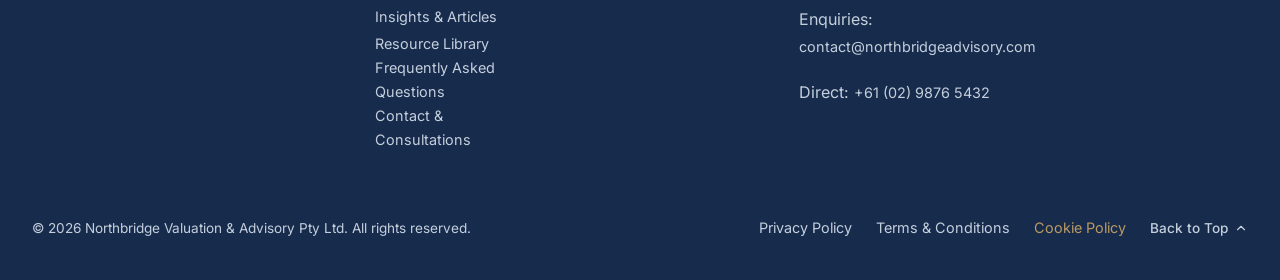
<file: cookies.html>
<!DOCTYPE html>
<html lang="en" dir="ltr" data-theme="light">
<head>
  <meta charset="UTF-8">
  <meta name="viewport" content="width=device-width, initial-scale=1.0">
  <title>Cookie Policy | Northbridge Valuation & Advisory</title>
  <meta name="description" content="Northbridge Valuation & Advisory Cookie Policy. Information on essential cookies, preference storage (dark mode & RTL), and session performance.">
  <meta name="keywords" content="cookie policy, local storage, privacy preferences, Northbridge cookies">
  <meta name="author" content="Northbridge Valuation & Advisory">

  <!-- Open Graph -->
  <meta property="og:title" content="Cookie Policy | Northbridge Valuation & Advisory">
  <meta property="og:description" content="Information on local preference storage, essential cookies, and digital privacy at Northbridge.">
  <meta property="og:type" content="website">
  <meta property="og:image" content="assets/images/brand/logo.svg">

  <!-- Favicon -->
  <link rel="icon" type="image/svg+xml" href="assets/images/brand/favicon.svg">

  <!-- Local Stylesheets Only (Offline Ready) -->
  <link rel="stylesheet" href="assets/css/bootstrap.min.css">
  <link rel="stylesheet" href="assets/css/tailwind.css">
  <link rel="stylesheet" href="assets/css/fonts.css">
  <link rel="stylesheet" href="assets/css/main.css">
  <style>
    .legal-content-wrap {
      max-width: 860px;
      margin-inline: auto;
      padding-block: clamp(3rem, 5vw, 5rem);
    }
    .legal-hero {
      background-color: var(--color-primary-navy);
      color: #FFFFFF;
      padding-block: clamp(4rem, 6vw, 6rem);
      text-align: center;
    }
    .legal-hero .section-heading {
      color: #FFFFFF !important;
      margin-bottom: 1rem;
    }
    .legal-hero .section-intro {
      color: #E2E8F0 !important;
      max-width: 650px;
      margin-inline: auto;
      margin-bottom: 1.5rem;
    }
    .legal-meta {
      font-size: 0.85rem;
      color: var(--accent-gold);
      letter-spacing: 0.08em;
      text-transform: uppercase;
      font-weight: 600;
    }
    .legal-body {
      background-color: var(--bg-surface);
      border-radius: 8px;
      border: 1px solid var(--border-color);
      padding: clamp(2rem, 4vw, 3.5rem);
      box-shadow: var(--shadow-sm);
    }
    .legal-section {
      margin-bottom: 2.75rem;
    }
    .legal-section:last-child {
      margin-bottom: 0;
    }
    .legal-h2 {
      font-family: var(--font-heading);
      font-size: clamp(1.4rem, 2vw, 1.75rem);
      color: var(--text-heading);
      margin-bottom: 1rem;
      padding-bottom: 0.5rem;
      border-bottom: 1px solid var(--border-subtle);
    }
    .legal-p {
      font-size: 0.95rem;
      line-height: 1.75;
      color: var(--text-body);
      margin-bottom: 1.25rem;
    }
    .legal-list {
      list-style-type: disc;
      padding-left: 1.5rem;
      margin-bottom: 1.25rem;
      color: var(--text-body);
      font-size: 0.95rem;
      line-height: 1.75;
    }
    [dir="rtl"] .legal-list {
      padding-left: 0;
      padding-right: 1.5rem;
    }
    .legal-list li {
      margin-bottom: 0.5rem;
    }
  </style>
</head>
<body class="bg-primary text-primary antialiased selection:bg-accent-gold/20 selection:text-primary">

  <a href="#main-content" class="nb-skip-link">Skip to main content</a>

  <!-- HEADER -->
  <header class="nb-header" role="banner">
    <div class="nb-header-container">
      <a href="index.html" class="nb-brand-link" aria-label="Northbridge Valuation &amp; Advisory Homepage">
        <img src="assets/images/brand/logo.svg" alt="Northbridge Valuation &amp; Advisory" class="nb-brand-logo logo-light-mode" width="230" height="38">
        <img src="assets/images/brand/logo-white.svg" alt="Northbridge Valuation &amp; Advisory" class="nb-brand-logo logo-dark-mode" width="230" height="38">
      </a>
      <nav class="nb-nav" aria-label="Primary Navigation">
        <div class="nb-nav-item nb-dropdown">
          <a href="index.html" class="nb-nav-link" id="homeDropdown" aria-haspopup="true" aria-expanded="false">
            <span>Home</span>
            <span class="nb-dropdown-icon" aria-hidden="true">&#9662;</span>
          </a>
          <ul class="nb-dropdown-menu" aria-labelledby="homeDropdown">
            <li class="nb-dropdown-item"><a href="index.html" class="nb-dropdown-link">Home 1 (Executive Overview)</a></li>
            <li class="nb-dropdown-item"><a href="home2.html" class="nb-dropdown-link">Home 2 (Strategic Perspectives)</a></li>
          </ul>
        </div>
        <div class="nb-nav-item"><a href="about.html" class="nb-nav-link">About</a></div>
        <div class="nb-nav-item"><a href="services.html" class="nb-nav-link">Services</a></div>
        <div class="nb-nav-item"><a href="case-studies.html" class="nb-nav-link">Case Studies</a></div>
        <div class="nb-nav-item nb-dropdown">
          <a href="blog.html" class="nb-nav-link" id="insightsDropdown" aria-haspopup="true" aria-expanded="false">
            <span>Insights</span>
            <span class="nb-dropdown-icon" aria-hidden="true">&#9662;</span>
          </a>
          <ul class="nb-dropdown-menu" aria-labelledby="insightsDropdown">
            <li class="nb-dropdown-item"><a href="blog.html" class="nb-dropdown-link">Latest Insights / Blog</a></li>
            <li class="nb-dropdown-item"><a href="resources.html" class="nb-dropdown-link">Business Resources</a></li>
          </ul>
        </div>
        <div class="nb-nav-item"><a href="faq.html" class="nb-nav-link">FAQ</a></div>
        <div class="nb-nav-item"><a href="contact.html" class="nb-nav-link">Contact</a></div>
      </nav>
      <div class="nb-desktop-controls">
        <button type="button" class="nb-icon-btn dir-toggle-btn" id="dir-toggle" aria-label="Switch to RTL layout">
          <span class="nb-dir-label">RTL</span>
        </button>
        <button type="button" class="nb-icon-btn theme-toggle-btn" id="theme-toggle" aria-label="Toggle dark mode">
          <svg class="icon-sun" width="18" height="18" viewBox="0 0 24 24" fill="none" stroke="currentColor" stroke-width="2" stroke-linecap="round" stroke-linejoin="round" style="display: none;" aria-hidden="true">
            <circle cx="12" cy="12" r="5"></circle>
            <line x1="12" y1="1" x2="12" y2="3"></line>
            <line x1="12" y1="21" x2="12" y2="23"></line>
            <line x1="4.22" y1="4.22" x2="5.64" y2="5.64"></line>
            <line x1="18.36" y1="18.36" x2="19.78" y2="19.78"></line>
            <line x1="1" y1="12" x2="3" y2="12"></line>
            <line x1="21" y1="12" x2="23" y2="12"></line>
            <line x1="4.22" y1="19.78" x2="5.64" y2="18.36"></line>
            <line x1="18.36" y1="5.64" x2="19.78" y2="4.22"></line>
          </svg>
          <svg class="icon-moon" width="18" height="18" viewBox="0 0 24 24" fill="none" stroke="currentColor" stroke-width="2" stroke-linecap="round" stroke-linejoin="round" aria-hidden="true">
            <path d="M21 12.79A9 9 0 1 1 11.21 3 7 7 0 0 0 21 12.79z"></path>
          </svg>
        </button>
        <a href="contact.html#consultation" class="nb-nav-cta">Book a Consultation</a>
      </div>
      <div class="nb-mobile-controls">
        <button type="button" class="nb-icon-btn dir-toggle-btn" aria-label="Toggle text direction"><span class="nb-dir-label">RTL</span></button>
        <button type="button" class="nb-icon-btn theme-toggle-btn" aria-label="Toggle dark mode">
          <svg class="icon-sun" width="17" height="17" viewBox="0 0 24 24" fill="none" stroke="currentColor" stroke-width="2" stroke-linecap="round" stroke-linejoin="round" style="display: none;" aria-hidden="true"><circle cx="12" cy="12" r="5"></circle><line x1="12" y1="1" x2="12" y2="3"></line><line x1="12" y1="21" x2="12" y2="23"></line><line x1="4.22" y1="4.22" x2="5.64" y2="5.64"></line><line x1="18.36" y1="18.36" x2="19.78" y2="19.78"></line><line x1="1" y1="12" x2="3" y2="12"></line><line x1="21" y1="12" x2="23" y2="12"></line><line x1="4.22" y1="19.78" x2="5.64" y2="18.36"></line><line x1="18.36" y1="5.64" x2="19.78" y2="4.22"></line></svg>
          <svg class="icon-moon" width="17" height="17" viewBox="0 0 24 24" fill="none" stroke="currentColor" stroke-width="2" stroke-linecap="round" stroke-linejoin="round" aria-hidden="true"><path d="M21 12.79A9 9 0 1 1 11.21 3 7 7 0 0 0 21 12.79z"></path></svg>
        </button>
        <button type="button" class="nb-hamburger-btn" aria-label="Open navigation drawer" aria-expanded="false" aria-controls="mobileDrawer">
          <span class="nb-hamburger-bar"></span><span class="nb-hamburger-bar"></span><span class="nb-hamburger-bar"></span>
        </button>
      </div>
    </div>
  </header>

  <!-- DRAWER -->
  <aside id="mobileDrawer" class="nb-drawer" aria-label="Mobile Navigation Menu" aria-hidden="true">
    <div class="nb-drawer-backdrop" tabindex="-1"></div>
    <div class="nb-drawer-panel">
      <div class="nb-drawer-header">
        <a href="index.html" class="nb-drawer-brand">
          <img src="assets/images/brand/logo.svg" alt="Northbridge Valuation &amp; Advisory" class="logo-light-mode" width="190" height="32">
          <img src="assets/images/brand/logo-white.svg" alt="Northbridge Valuation &amp; Advisory" class="logo-dark-mode" width="190" height="32">
        </a>
        <button type="button" class="nb-drawer-close" aria-label="Close navigation menu">
          <svg width="22" height="22" viewBox="0 0 24 24" fill="none" stroke="currentColor" stroke-width="2" stroke-linecap="round" stroke-linejoin="round" aria-hidden="true"><line x1="18" y1="6" x2="6" y2="18"></line><line x1="6" y1="6" x2="18" y2="18"></line></svg>
        </button>
      </div>
      <nav class="nb-drawer-nav" aria-label="Mobile Drawer Navigation">
        <div class="nb-drawer-item nb-drawer-dropdown">
          <button type="button" class="nb-drawer-dropdown-btn" aria-expanded="false"><span>Home</span><span class="nb-drawer-arrow">&#9662;</span></button>
          <ul class="nb-drawer-submenu">
            <li><a href="index.html" class="nb-drawer-sublink">Home 1 (Executive Overview)</a></li>
            <li><a href="home2.html" class="nb-drawer-sublink">Home 2 (Strategic Perspectives)</a></li>
          </ul>
        </div>
        <a href="about.html" class="nb-drawer-link">About</a>
        <a href="services.html" class="nb-drawer-link">Services</a>
        <a href="case-studies.html" class="nb-drawer-link">Case Studies</a>
        <div class="nb-drawer-item nb-drawer-dropdown">
          <button type="button" class="nb-drawer-dropdown-btn" aria-expanded="false"><span>Insights</span><span class="nb-drawer-arrow">&#9662;</span></button>
          <ul class="nb-drawer-submenu">
            <li><a href="blog.html" class="nb-drawer-sublink">Latest Insights / Blog</a></li>
            <li><a href="resources.html" class="nb-drawer-sublink">Business Resources</a></li>
          </ul>
        </div>
        <a href="faq.html" class="nb-drawer-link">FAQ</a>
        <a href="contact.html" class="nb-drawer-link">Contact</a>
      </nav>
      <div class="nb-drawer-footer">
        <div class="nb-drawer-toggles">
          <button type="button" class="nb-btn-toggle dir-toggle-btn" aria-label="Switch text direction"><span class="nb-dir-label">RTL Layout</span></button>
          <button type="button" class="nb-btn-toggle theme-toggle-btn" aria-label="Toggle dark mode"><span>Theme Toggle</span></button>
        </div>
        <a href="contact.html#consultation" class="nb-btn nb-btn-gold nb-drawer-cta">Book a Consultation</a>
      </div>
    </div>
  </aside>

  <!-- MAIN CONTENT -->
  <main id="main-content">
    <section class="legal-hero" aria-labelledby="cookies-heading">
      <div class="nb-container">
        <span class="section-eyebrow">DIGITAL PRIVACY &amp; STORAGE</span>
        <h1 id="cookies-heading" class="section-heading">Cookie &amp; Local Storage Policy</h1>
        <p class="section-intro">
          Understanding our minimal use of cookies and client-side storage to preserve your theme and reading preferences.
        </p>
        <div class="legal-meta">Last Updated: November 2026 &bull; Technical Policy</div>
      </div>
    </section>

    <div class="nb-container">
      <div class="legal-content-wrap">
        <article class="legal-body">

          <section class="legal-section">
            <h2 class="legal-h2">1. Minimalist Privacy First Architecture</h2>
            <p class="legal-p">
              Northbridge Valuation &amp; Advisory does not employ aggressive third-party advertising trackers, cross-site profiling pixels, or marketing beacons. Our digital platform is engineered as a static, privacy-first resource.
            </p>
          </section>

          <section class="legal-section">
            <h2 class="legal-h2">2. How We Use Local Storage</h2>
            <p class="legal-p">We utilise your browser's local storage strictly for functional UI preferences:</p>
            <ul class="legal-list">
              <li><strong>Dark Mode Preference:</strong> Storing your preferred visual appearance (Light or Dark mode) across page views.</li>
              <li><strong>Reading Direction:</strong> Storing your preferred reading orientation (LTR or RTL layout) so it persists seamlessly.</li>
            </ul>
          </section>

          <section class="legal-section">
            <h2 class="legal-h2">3. Managing Preferences</h2>
            <p class="legal-p">
              You can toggle Dark Mode and RTL at any time using the navigation icons in the header. Alternatively, you can clear stored preferences by resetting your browser cookies and site storage in your browser settings.
            </p>
          </section>

        </article>
      </div>
    </div>
  </main>

  <!-- FOOTER -->
  <footer class="nb-footer" role="contentinfo">
    <div class="nb-footer-container">
      <div class="nb-footer-top">
        <div class="nb-footer-brand-col">
          <a href="index.html" aria-label="Northbridge Valuation &amp; Advisory Homepage">
            <img src="assets/images/brand/logo-white.svg" alt="Northbridge Valuation &amp; Advisory" class="nb-footer-logo" width="220" height="36">
          </a>
          <p class="nb-footer-tagline">CLARITY IN VALUE. CONFIDENCE IN EVERY DECISION.</p>
          <p class="nb-footer-desc">Independent thinking, financial insight and strategic guidance for important business valuation and transaction decisions.</p>
        </div>
        <div>
          <h3 class="nb-footer-col-title">Quick Links</h3>
          <ul class="nb-footer-nav">
            <li><a href="index.html" class="nb-footer-link">Home (Executive Overview)</a></li>
            <li><a href="home2.html" class="nb-footer-link">Home 2 (Strategic Perspectives)</a></li>
            <li><a href="about.html" class="nb-footer-link">About Northbridge</a></li>
            <li><a href="services.html" class="nb-footer-link">Advisory Services</a></li>
            <li><a href="case-studies.html" class="nb-footer-link">Case Studies</a></li>
            <li><a href="blog.html" class="nb-footer-link">Insights &amp; Articles</a></li>
            <li><a href="resources.html" class="nb-footer-link">Resource Library</a></li>
            <li><a href="faq.html" class="nb-footer-link">Frequently Asked Questions</a></li>
            <li><a href="contact.html" class="nb-footer-link">Contact &amp; Consultations</a></li>
          </ul>
        </div>
        <div>
          <h3 class="nb-footer-col-title">Practice Areas</h3>
          <ul class="nb-footer-nav">
            <li><a href="services.html#business-valuation" class="nb-footer-link">Business Valuation</a></li>
            <li><a href="services.html#ma-advisory" class="nb-footer-link">M&amp;A Advisory</a></li>
            <li><a href="services.html#financial-due-diligence" class="nb-footer-link">Financial Due Diligence</a></li>
            <li><a href="services.html#financial-analysis" class="nb-footer-link">Financial Modelling &amp; Analysis</a></li>
            <li><a href="services.html#transaction-support" class="nb-footer-link">Transaction Support</a></li>
          </ul>
        </div>
        <div>
          <h3 class="nb-footer-col-title">Contact &amp; Governance</h3>
          <p class="nb-footer-address">
            Northbridge Valuation &amp; Advisory<br>
            Level 28, One International Towers<br>
            Financial District, Sydney NSW 2000
          </p>
          <p class="nb-footer-contact-item"><span>Enquiries:</span> <a href="mailto:contact@northbridgeadvisory.com" class="nb-footer-link">contact@northbridgeadvisory.com</a></p>
          <p class="nb-footer-contact-item"><span>Direct:</span> <a href="tel:+61298765432" class="nb-footer-link">+61 (02) 9876 5432</a></p>
        </div>
      </div>
      <div class="nb-footer-bottom">
        <div class="nb-footer-copyright">&copy; 2026 Northbridge Valuation &amp; Advisory Pty Ltd. All rights reserved.</div>
        <div class="nb-footer-legal-links">
          <a href="privacy.html" class="nb-footer-link">Privacy Policy</a>
          <a href="terms.html" class="nb-footer-link">Terms &amp; Conditions</a>
          <a href="cookies.html" class="nb-footer-link active" style="color: var(--accent-gold);">Cookie Policy</a>
          <button type="button" class="nb-back-to-top" aria-label="Scroll back to top of page">
            <span>Back to Top</span>
            <svg width="14" height="14" viewBox="0 0 24 24" fill="none" stroke="currentColor" stroke-width="2" stroke-linecap="round" stroke-linejoin="round" aria-hidden="true"><polyline points="18 15 12 9 6 15"></polyline></svg>
          </button>
        </div>
      </div>
    </div>
  </footer>

  <script src="assets/js/bootstrap.bundle.min.js"></script>
  <script src="assets/js/main.js"></script>
</body>
</html>
</file>
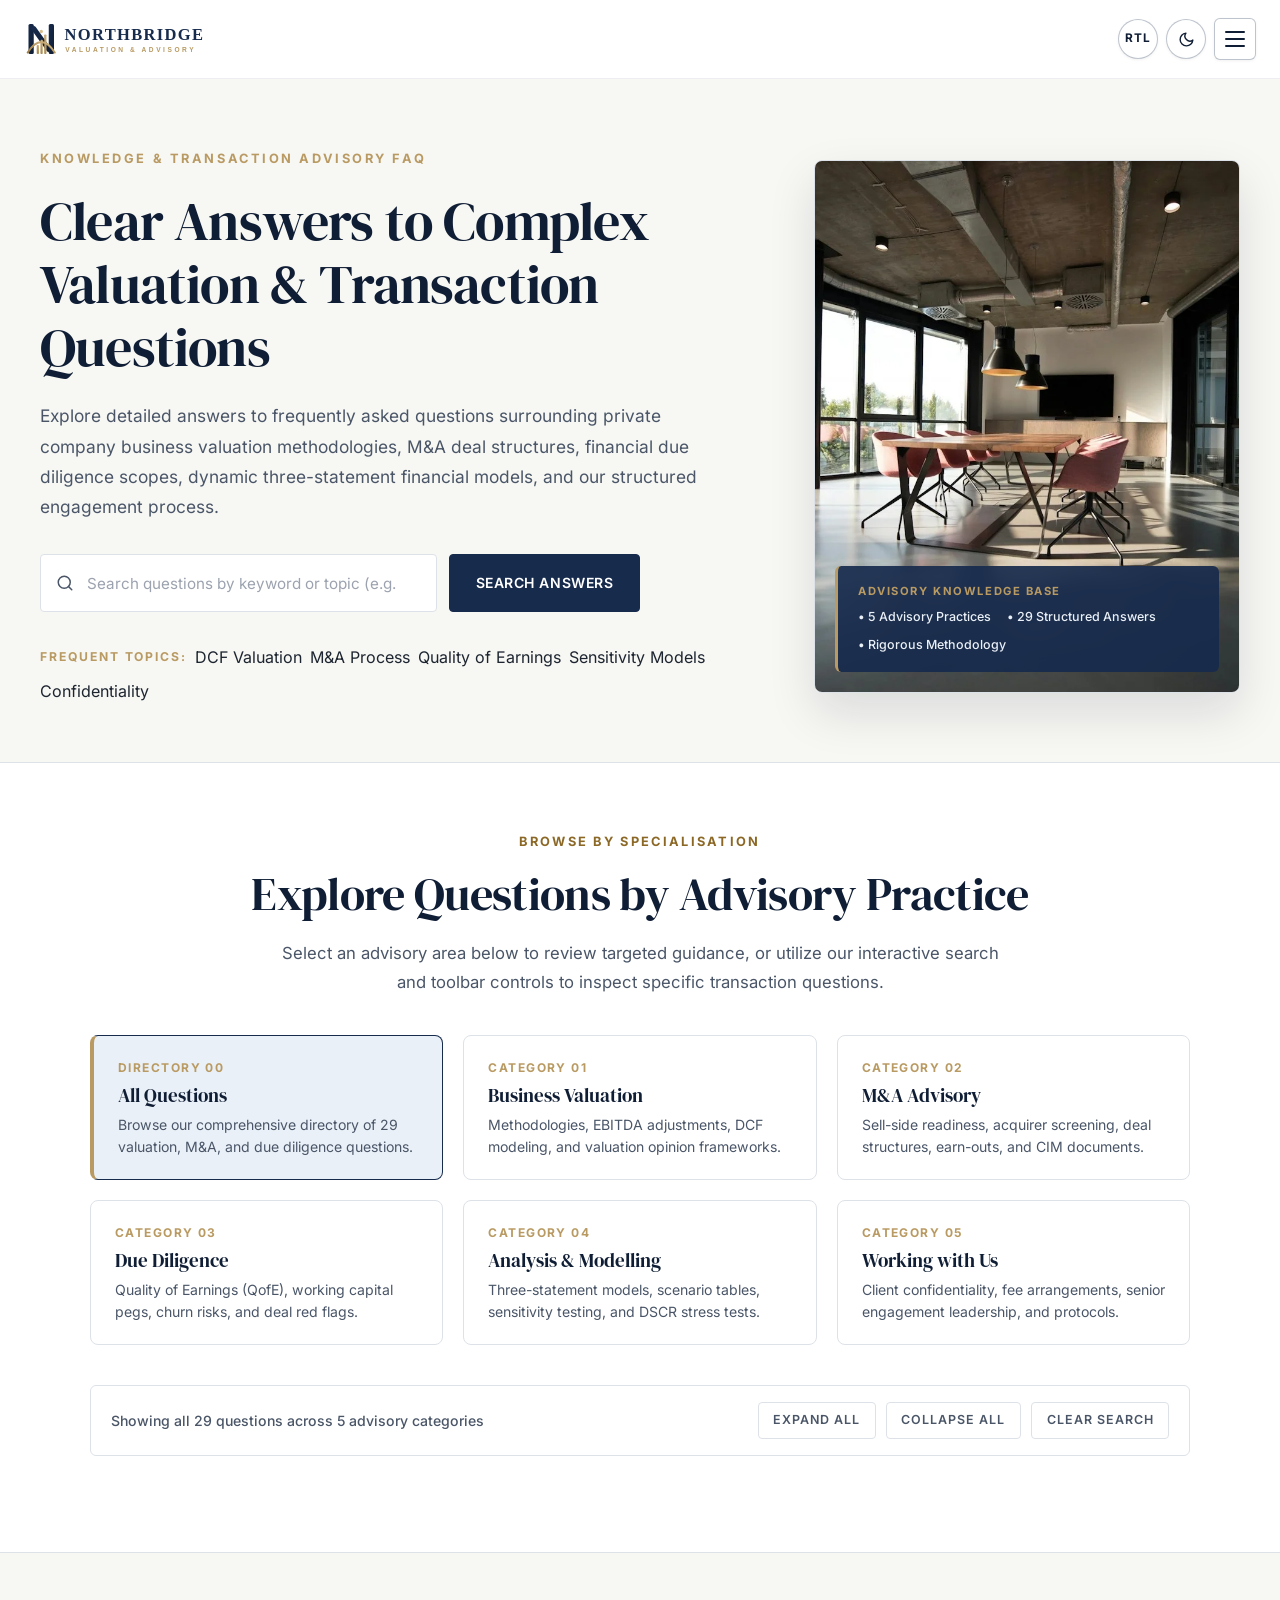
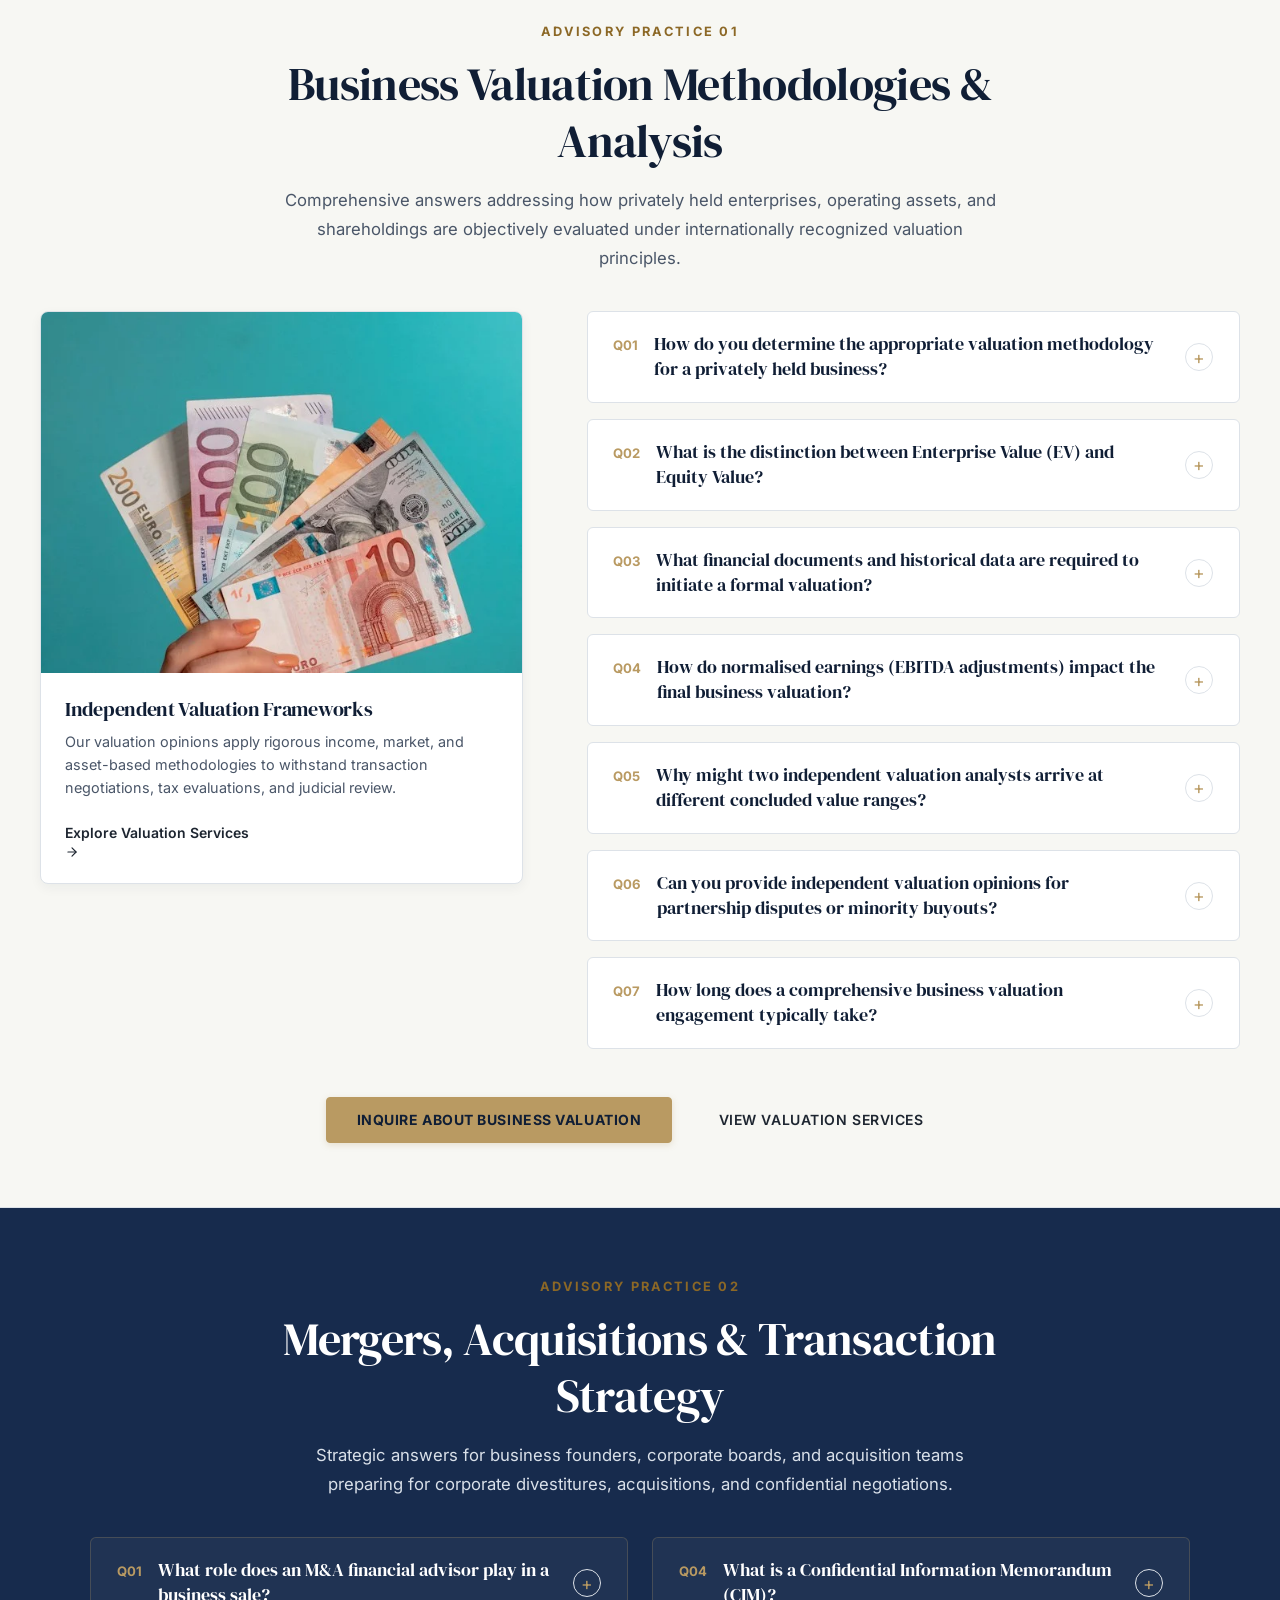
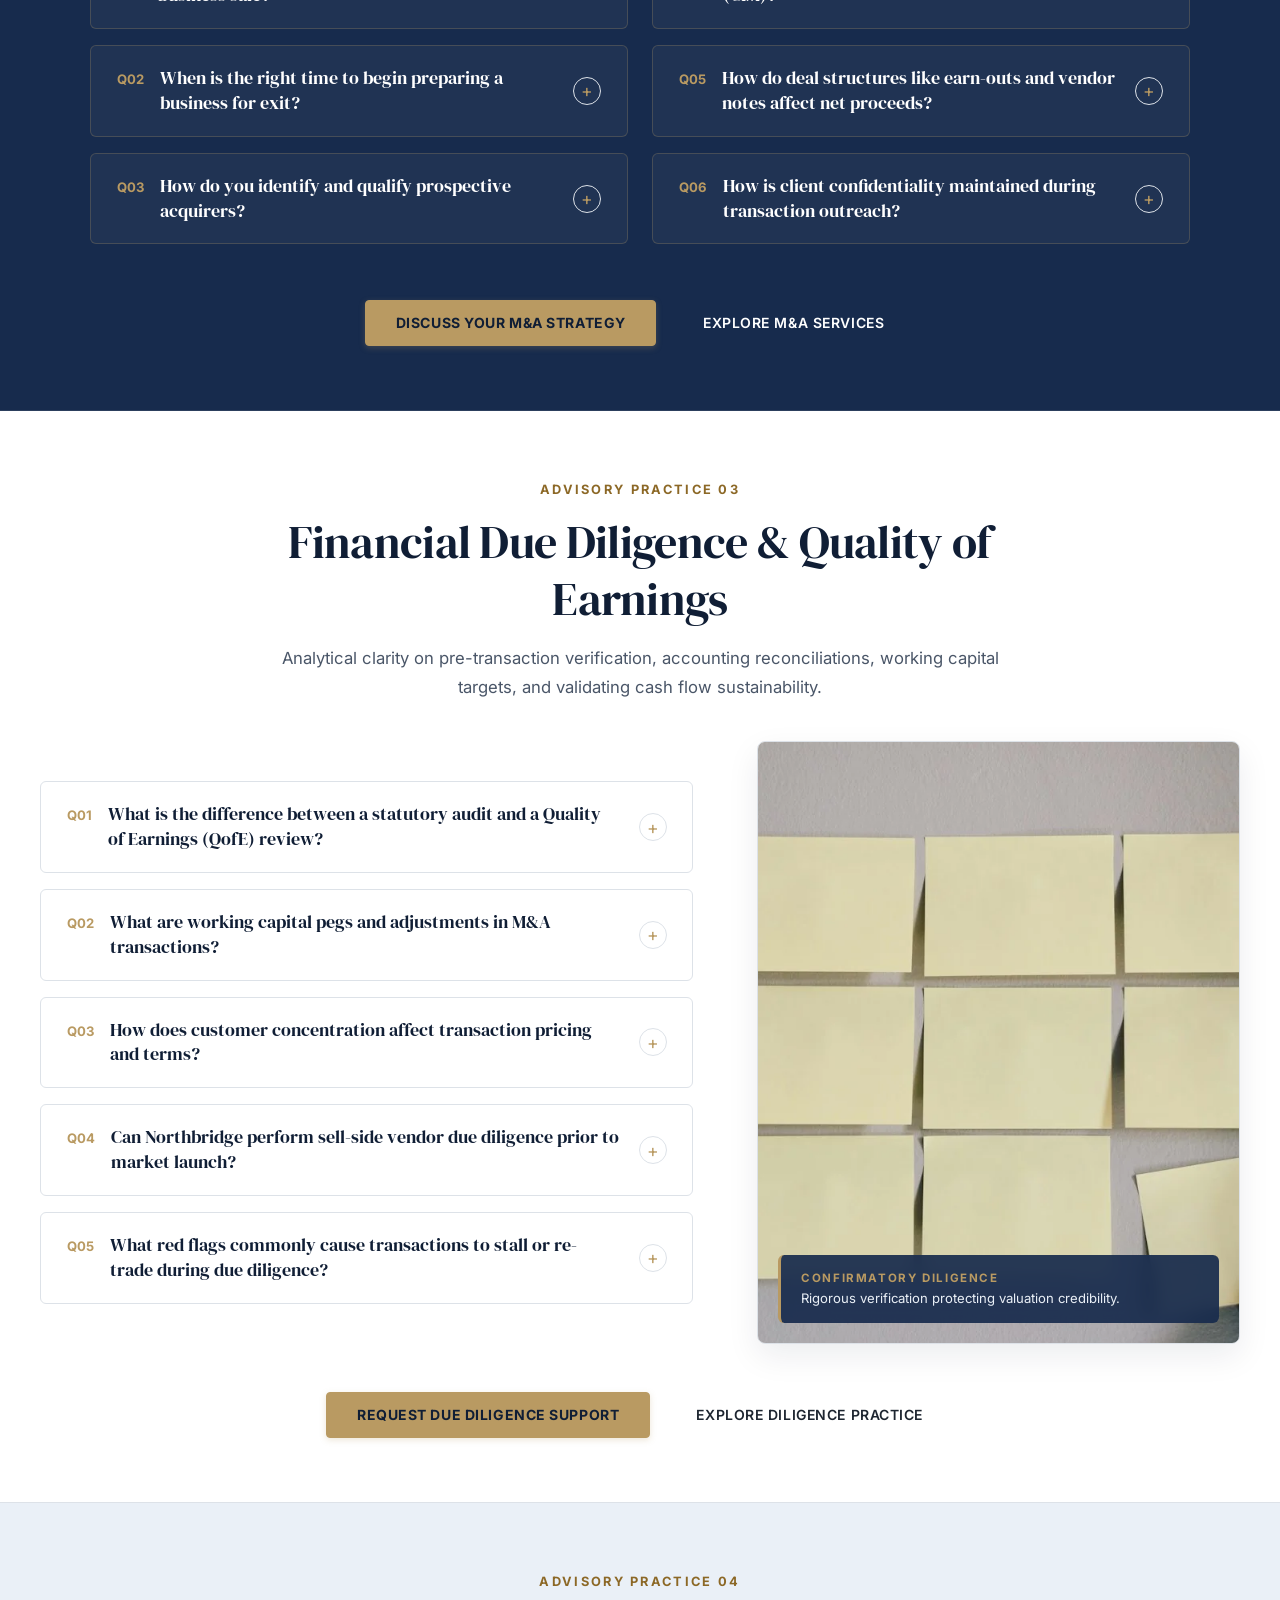
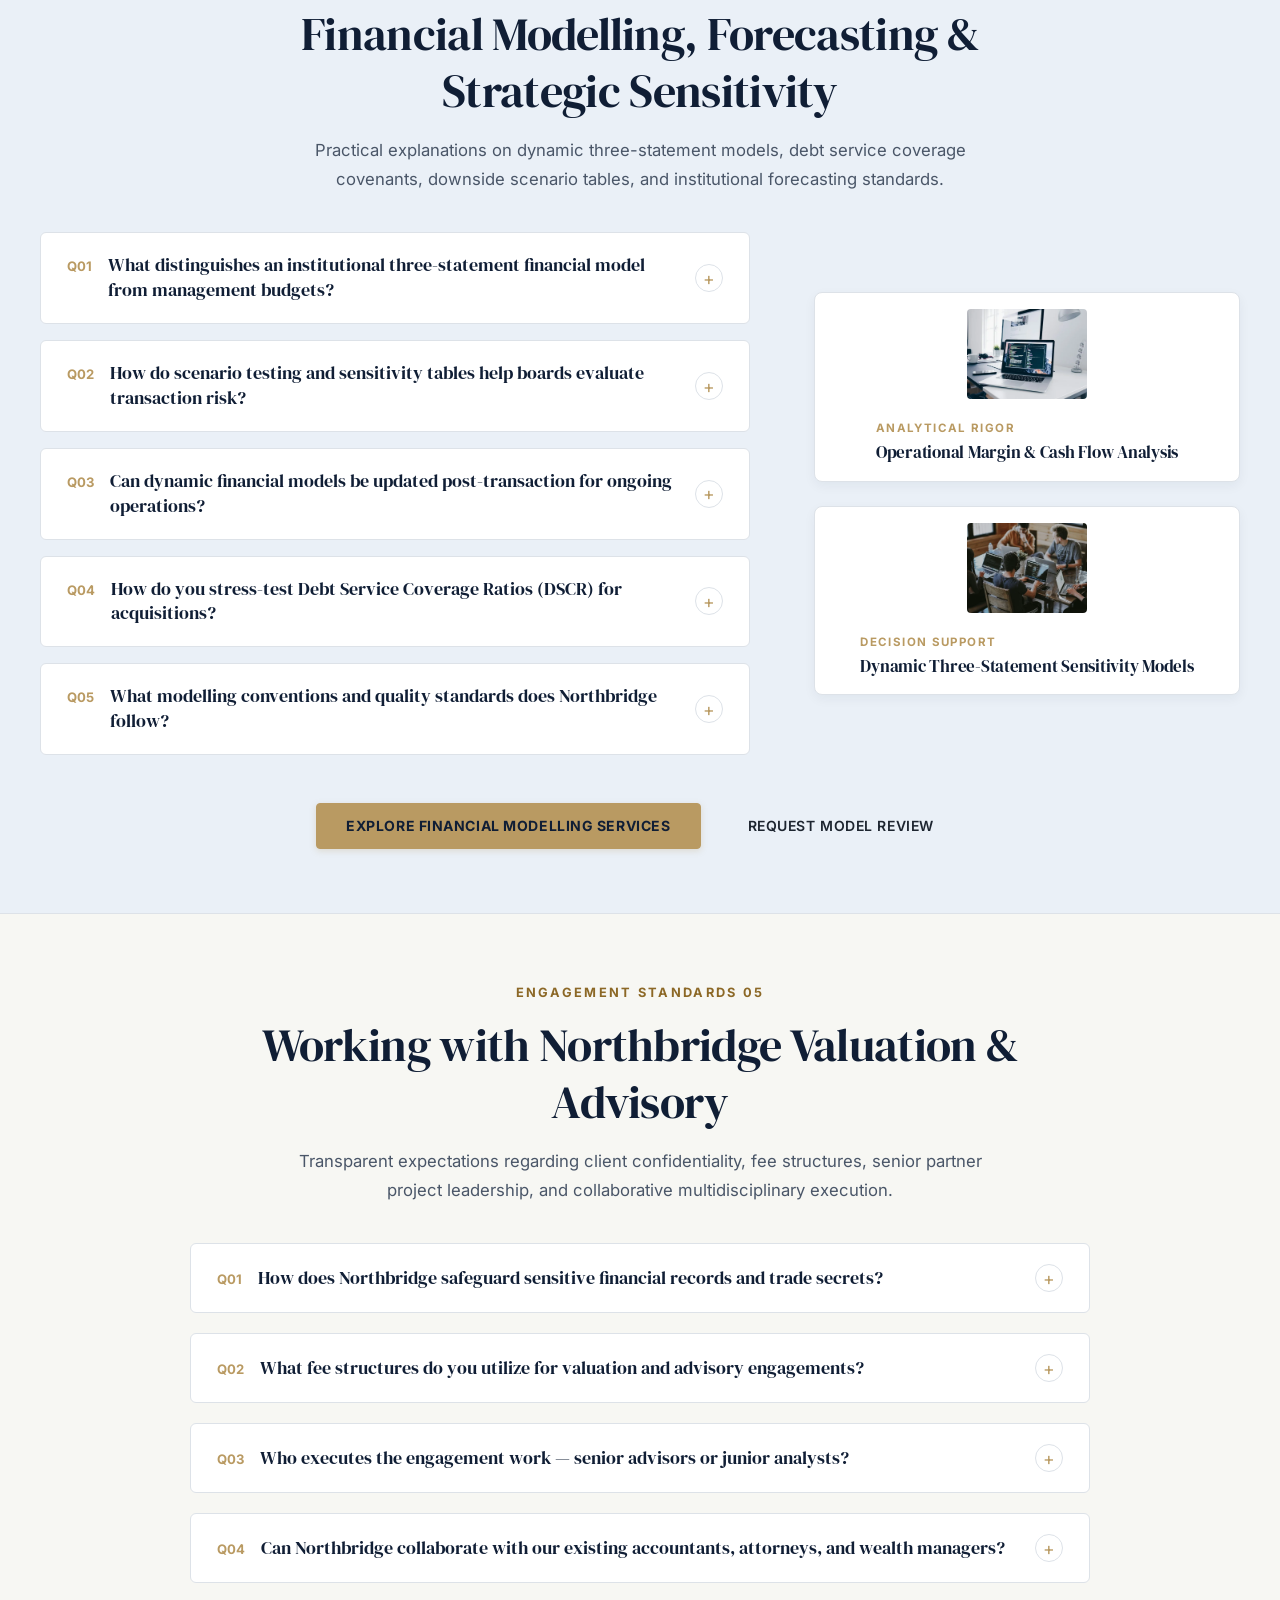
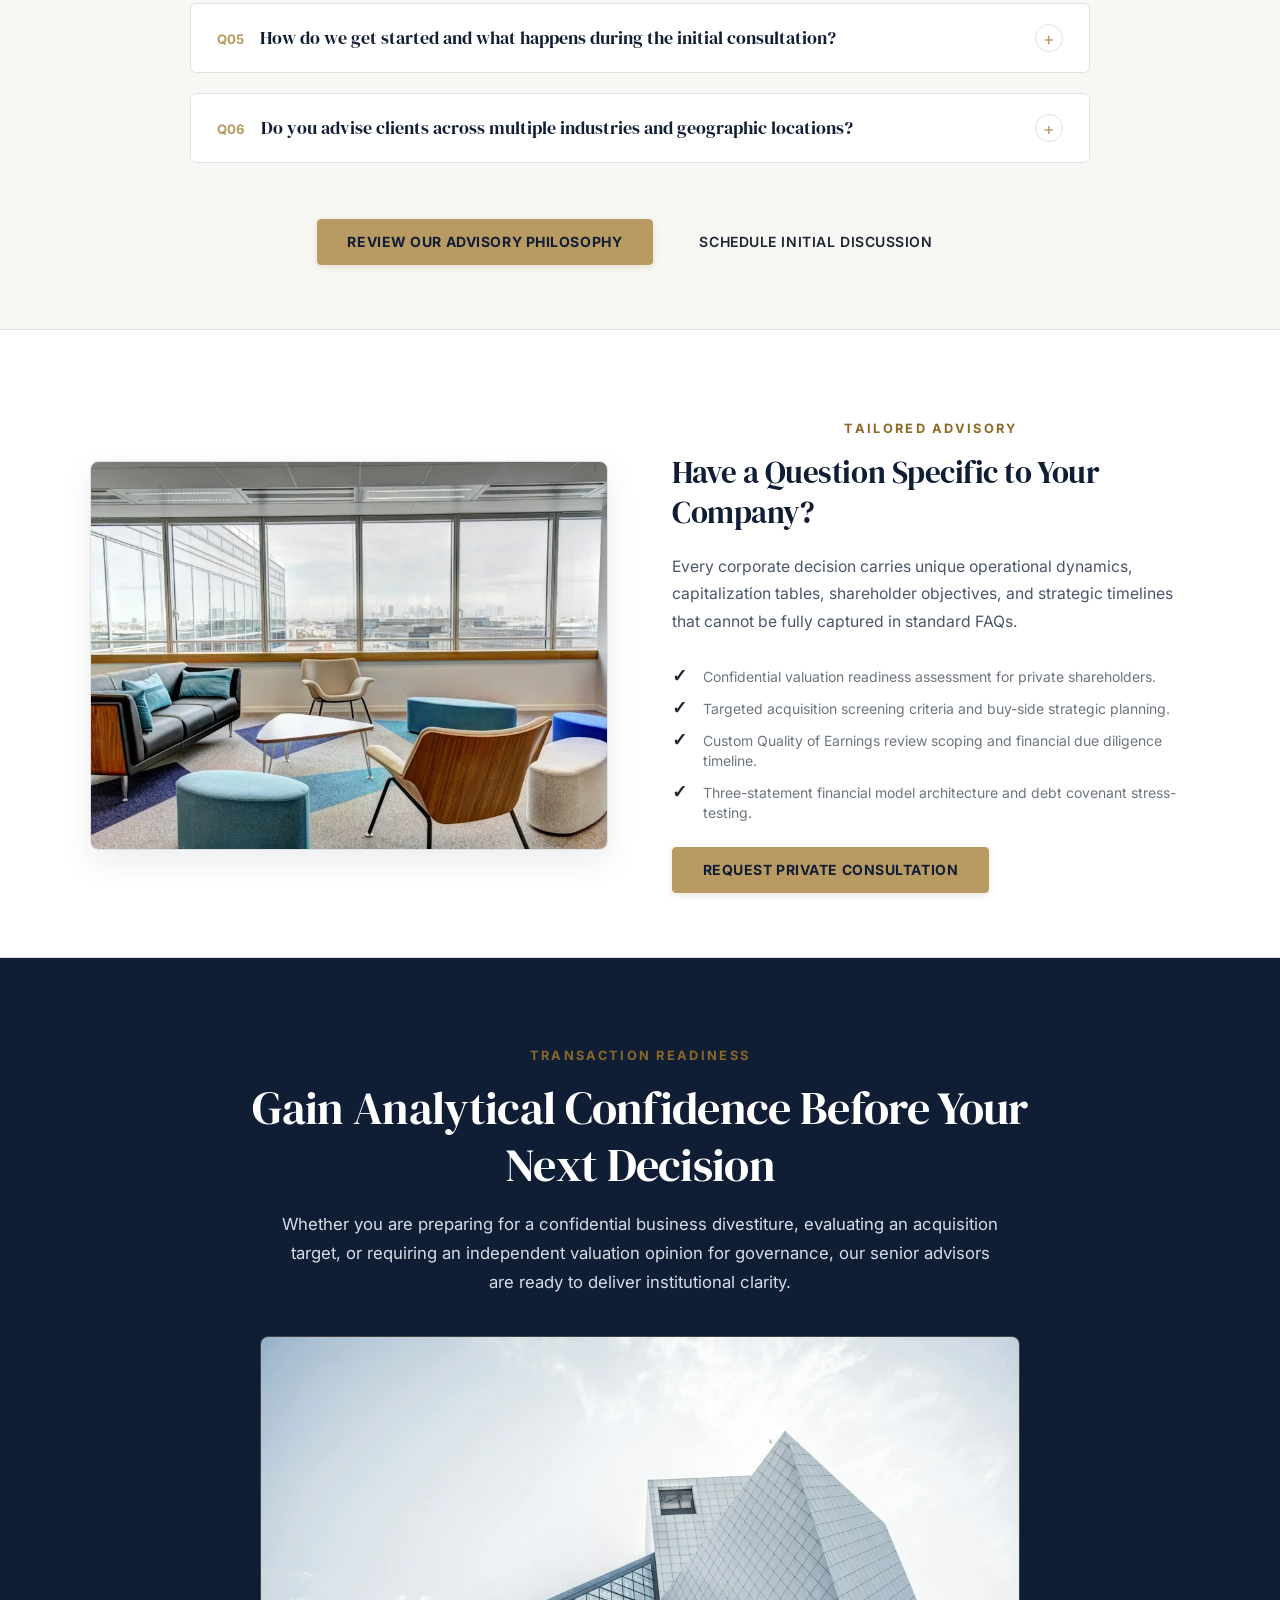
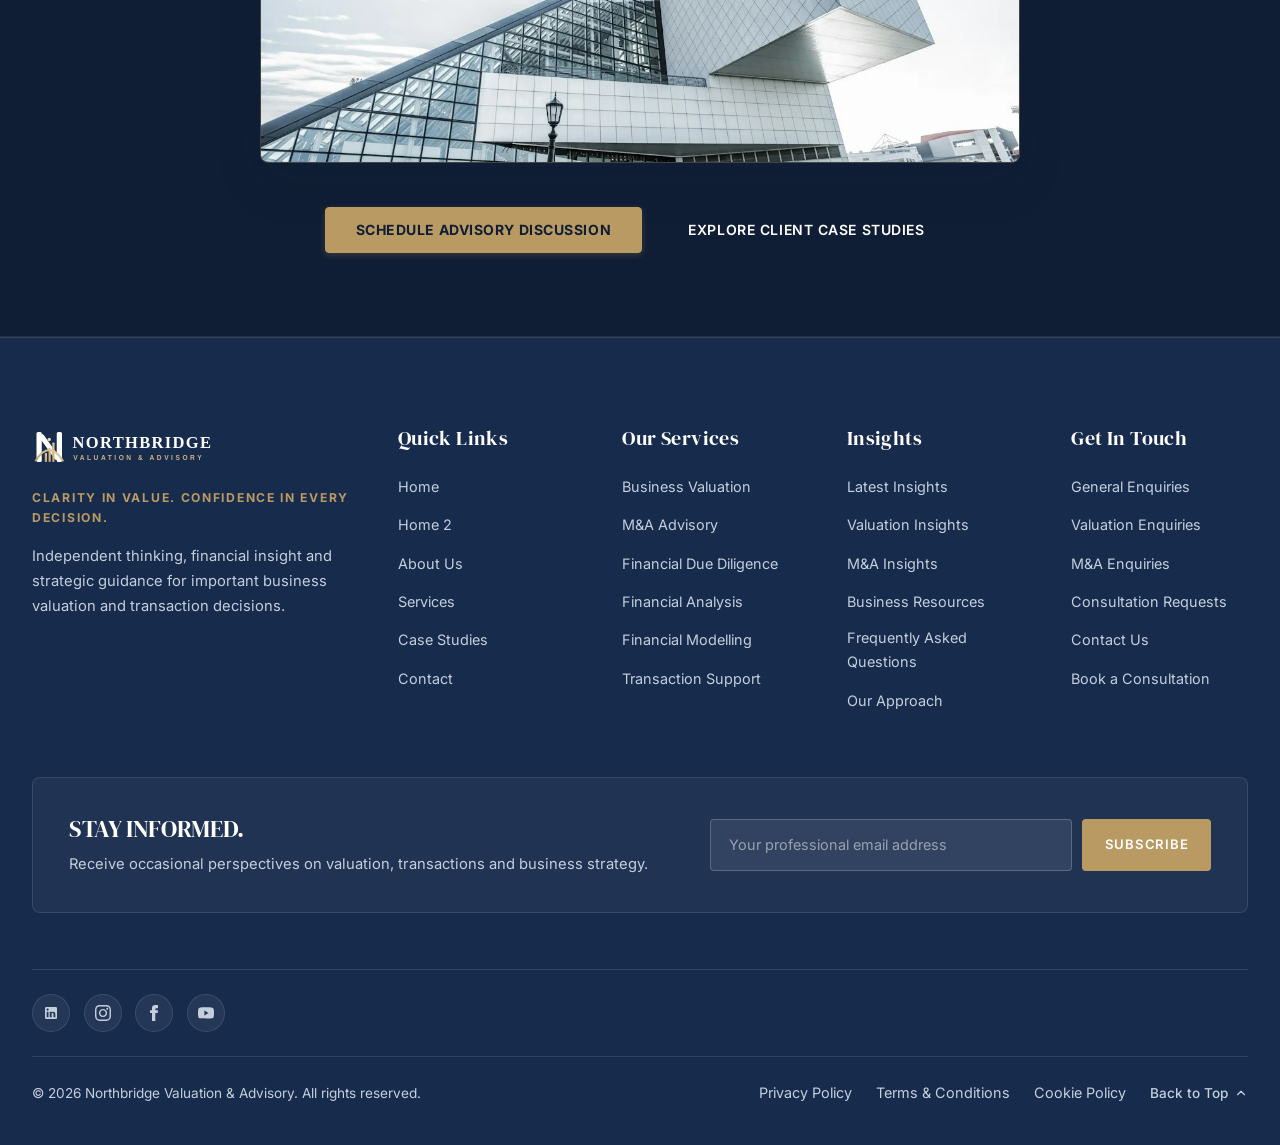
<file: faq.html>
<!DOCTYPE html>
<html lang="en" dir="ltr">
<head>
  <meta charset="UTF-8">
  <meta name="viewport" content="width=device-width, initial-scale=1.0">
  <title>Frequently Asked Questions | Northbridge Valuation &amp; Advisory</title>
  <meta name="description" content="Find clear, authoritative answers to frequently asked questions regarding business valuation methodologies, M&amp;A advisory, financial due diligence, and financial modelling.">

  <!-- Open Graph Metadata -->
  <meta property="og:title" content="Frequently Asked Questions | Northbridge Valuation &amp; Advisory">
  <meta property="og:description" content="Explore detailed answers to common inquiries on private company valuation, M&amp;A deal structures, due diligence scopes, and working with Northbridge.">
  <meta property="og:type" content="website">
  <meta property="og:image" content="assets/images/faq/faq-knowledge-hero.webp">

  <!-- Favicon -->
  <link rel="icon" type="image/svg+xml" href="assets/images/brand/favicon.svg">

  <!-- Pre-render Theme & Direction Script (Prevents flash of unstyled theme/direction) -->
  <script>
    (function () {
      try {
        var theme = localStorage.getItem('northbridge_theme');
        var dir = localStorage.getItem('northbridge_direction');
        if (theme === 'dark') {
          document.documentElement.setAttribute('data-theme', 'dark');
        } else {
          document.documentElement.removeAttribute('data-theme');
        }
        if (dir === 'rtl') {
          document.documentElement.setAttribute('dir', 'rtl');
          document.documentElement.setAttribute('lang', 'ar');
        } else {
          document.documentElement.setAttribute('dir', 'ltr');
          document.documentElement.setAttribute('lang', 'en');
        }
      } catch (e) {}
    })();
  </script>

  <!-- Local Stylesheets Only (Offline Ready, No External CDN) -->
  <link rel="stylesheet" href="assets/css/bootstrap.min.css">
  <link rel="stylesheet" href="assets/css/tailwind.css">
  <link rel="stylesheet" href="assets/css/main.css">
  <link rel="stylesheet" href="assets/css/faq.css">
</head>
<body>

  <!-- ======================================================================
       HEADER / SHARED STICKY NAVBAR (EXACT SAME AS INDEX.HTML)
       Height: Desktop 88px | Tablet 78px | Mobile 72px
       ====================================================================== -->
  <header class="nb-header" role="banner">
    <div class="nb-navbar-container">
      
      <!-- Brand Logo (Left) -->
      <a href="index.html" class="nb-brand-link" aria-label="Northbridge Valuation &amp; Advisory Homepage">
        <img src="assets/images/brand/logo.svg" alt="Northbridge Valuation &amp; Advisory" class="nb-brand-logo logo-light-mode" width="230" height="38">
        <img src="assets/images/brand/logo-white.svg" alt="Northbridge Valuation &amp; Advisory" class="nb-brand-logo logo-dark-mode" width="230" height="38">
      </a>

      <!-- Desktop Navigation Menu (Centre - 1281px+) -->
      <nav class="nb-desktop-nav" aria-label="Primary Navigation">
        <!-- 1. Home Dropdown -->
        <div class="nb-nav-item nb-dropdown">
          <a href="index.html" class="nb-nav-link" id="homeDropdown" aria-haspopup="true" aria-expanded="false">
            <span>Home</span>
            <span class="nb-dropdown-icon" aria-hidden="true">&#9662;</span>
          </a>
          <ul class="nb-dropdown-menu" aria-labelledby="homeDropdown">
            <li class="nb-dropdown-item"><a href="index.html" class="nb-dropdown-link">Home 1</a></li>
            <li class="nb-dropdown-item"><a href="home2.html" class="nb-dropdown-link">Home 2</a></li>
          </ul>
        </div>

        <!-- 2. About -->
        <div class="nb-nav-item">
          <a href="about.html" class="nb-nav-link">About</a>
        </div>

        <!-- 3. Services (Direct link, NO dropdown, NO dropdown arrow) -->
        <div class="nb-nav-item">
          <a href="services.html" class="nb-nav-link">Services</a>
        </div>

        <!-- 4. Case Studies -->
        <div class="nb-nav-item">
          <a href="case-studies.html" class="nb-nav-link">Case Studies</a>
        </div>

        <!-- 5. Insights Dropdown -->
        <div class="nb-nav-item nb-dropdown">
          <a href="blog.html" class="nb-nav-link" id="insightsDropdown" aria-haspopup="true" aria-expanded="false">
            <span>Insights</span>
            <span class="nb-dropdown-icon" aria-hidden="true">&#9662;</span>
          </a>
          <ul class="nb-dropdown-menu" aria-labelledby="insightsDropdown">
            <li class="nb-dropdown-item"><a href="blog.html" class="nb-dropdown-link">Latest Insights / Blog</a></li>
            <li class="nb-dropdown-item"><a href="resources.html" class="nb-dropdown-link">Business Resources</a></li>
          </ul>
        </div>

        <!-- 6. FAQ (Active on this page) -->
        <div class="nb-nav-item">
          <a href="faq.html" class="nb-nav-link active" aria-current="page">FAQ</a>
        </div>

        <!-- 7. Contact -->
        <div class="nb-nav-item">
          <a href="contact.html" class="nb-nav-link">Contact</a>
        </div>
      </nav>

      <!-- Desktop Right Controls (EXACT ORDER: 1. LTR/RTL, 2. Dark/Light, 3. Book a Consultation) -->
      <div class="nb-desktop-controls">
        <!-- 1. LTR / RTL Toggle -->
        <button type="button" class="nb-icon-btn dir-toggle-btn" id="dir-toggle" aria-label="Switch to RTL layout">
          <span class="nb-dir-label">RTL</span>
        </button>

        <!-- 2. Dark Mode / Light Mode Toggle -->
        <button type="button" class="nb-icon-btn theme-toggle-btn" id="theme-toggle" aria-label="Switch to dark mode">
          <!-- Sun Icon (for dark theme active) -->
          <svg class="icon-sun" width="18" height="18" viewBox="0 0 24 24" fill="none" stroke="currentColor" stroke-width="2" stroke-linecap="round" stroke-linejoin="round" style="display: none;" aria-hidden="true">
            <circle cx="12" cy="12" r="5"></circle>
            <line x1="12" y1="1" x2="12" y2="3"></line>
            <line x1="12" y1="21" x2="12" y2="23"></line>
            <line x1="4.22" y1="4.22" x2="5.64" y2="5.64"></line>
            <line x1="18.36" y1="18.36" x2="19.78" y2="19.78"></line>
            <line x1="1" y1="12" x2="3" y2="12"></line>
            <line x1="21" y1="12" x2="23" y2="12"></line>
            <line x1="4.22" y1="19.78" x2="5.64" y2="18.36"></line>
            <line x1="18.36" y1="5.64" x2="19.78" y2="4.22"></line>
          </svg>
          <!-- Moon Icon (for light theme active) -->
          <svg class="icon-moon" width="18" height="18" viewBox="0 0 24 24" fill="none" stroke="currentColor" stroke-width="2" stroke-linecap="round" stroke-linejoin="round" aria-hidden="true">
            <path d="M21 12.79A9 9 0 1 1 11.21 3 7 7 0 0 0 21 12.79z"></path>
          </svg>
        </button>

        <!-- 3. BOOK A CONSULTATION Button -->
        <a href="contact.html#consultation" class="nb-nav-cta">Book a Consultation</a>
      </div>

      <!-- Mobile & Tablet Controls Bar (Logo on left, Dark + RTL + Hamburger on right) -->
      <div class="nb-mobile-controls">
        <button type="button" class="nb-icon-btn dir-toggle-btn" aria-label="Toggle text direction">
          <span class="nb-dir-label">RTL</span>
        </button>
        <button type="button" class="nb-icon-btn theme-toggle-btn" aria-label="Toggle dark mode">
          <svg class="icon-sun" width="17" height="17" viewBox="0 0 24 24" fill="none" stroke="currentColor" stroke-width="2" stroke-linecap="round" stroke-linejoin="round" style="display: none;" aria-hidden="true">
            <circle cx="12" cy="12" r="5"></circle>
            <line x1="12" y1="1" x2="12" y2="3"></line>
            <line x1="12" y1="21" x2="12" y2="23"></line>
            <line x1="4.22" y1="4.22" x2="5.64" y2="5.64"></line>
            <line x1="18.36" y1="18.36" x2="19.78" y2="19.78"></line>
            <line x1="1" y1="12" x2="3" y2="12"></line>
            <line x1="21" y1="12" x2="23" y2="12"></line>
            <line x1="4.22" y1="19.78" x2="5.64" y2="18.36"></line>
            <line x1="18.36" y1="5.64" x2="19.78" y2="4.22"></line>
          </svg>
          <svg class="icon-moon" width="17" height="17" viewBox="0 0 24 24" fill="none" stroke="currentColor" stroke-width="2" stroke-linecap="round" stroke-linejoin="round" aria-hidden="true">
            <path d="M21 12.79A9 9 0 1 1 11.21 3 7 7 0 0 0 21 12.79z"></path>
          </svg>
        </button>
        <button type="button" class="nb-hamburger-btn" aria-label="Open navigation drawer" aria-expanded="false" aria-controls="mobileDrawer">
          <span class="nb-hamburger-bar"></span>
          <span class="nb-hamburger-bar"></span>
          <span class="nb-hamburger-bar"></span>
        </button>
      </div>

    </div>
  </header>

  <!-- ======================================================================
       MOBILE & TABLET FULL NAVIGATION DRAWER
       Contains ALL navigation items, dropdowns, controls & consultation button
       ====================================================================== -->
  <div class="nb-drawer-backdrop" aria-hidden="true"></div>
  <aside class="nb-drawer" id="mobileDrawer" role="dialog" aria-modal="true" aria-label="Mobile Navigation Menu">
    <div class="nb-drawer-header">
      <a href="index.html" class="nb-brand-link" aria-label="Northbridge Valuation &amp; Advisory Homepage">
        <img src="assets/images/brand/logo.svg" alt="Northbridge Valuation &amp; Advisory" class="nb-brand-logo logo-light-mode" width="190" height="32">
        <img src="assets/images/brand/logo-white.svg" alt="Northbridge Valuation &amp; Advisory" class="nb-brand-logo logo-dark-mode" width="190" height="32">
      </a>
      <button type="button" class="nb-drawer-close-btn" aria-label="Close navigation menu">
        <svg width="20" height="20" viewBox="0 0 24 24" fill="none" stroke="currentColor" stroke-width="2" stroke-linecap="round" stroke-linejoin="round" aria-hidden="true">
          <line x1="18" y1="6" x2="6" y2="18"></line>
          <line x1="6" y1="6" x2="18" y2="18"></line>
        </svg>
      </button>
    </div>

    <div class="nb-drawer-body">
      <ul class="nb-drawer-nav">
        <!-- Home Accordion -->
        <li class="nb-drawer-item">
          <button type="button" class="nb-drawer-link nb-drawer-toggle-btn" data-target="drawerHomeSubnav" aria-expanded="false">
            <span>Home</span>
            <span class="nb-drawer-toggle-icon" aria-hidden="true">&#9662;</span>
          </button>
          <ul class="nb-drawer-subnav" id="drawerHomeSubnav">
            <li><a href="index.html" class="nb-drawer-sublink">Home 1</a></li>
            <li><a href="home2.html" class="nb-drawer-sublink">Home 2</a></li>
          </ul>
        </li>

        <!-- About -->
        <li class="nb-drawer-item">
          <a href="about.html" class="nb-drawer-link">About</a>
        </li>

        <!-- Services (Direct Link) -->
        <li class="nb-drawer-item">
          <a href="services.html" class="nb-drawer-link">Services</a>
        </li>

        <!-- Case Studies -->
        <li class="nb-drawer-item">
          <a href="case-studies.html" class="nb-drawer-link">Case Studies</a>
        </li>

        <!-- Insights Accordion -->
        <li class="nb-drawer-item">
          <button type="button" class="nb-drawer-link nb-drawer-toggle-btn" data-target="drawerInsightsSubnav" aria-expanded="false">
            <span>Insights</span>
            <span class="nb-drawer-toggle-icon" aria-hidden="true">&#9662;</span>
          </button>
          <ul class="nb-drawer-subnav" id="drawerInsightsSubnav">
            <li><a href="blog.html" class="nb-drawer-sublink">Latest Insights / Blog</a></li>
            <li><a href="resources.html" class="nb-drawer-sublink">Business Resources</a></li>
          </ul>
        </li>

        <!-- FAQ (Active on this page) -->
        <li class="nb-drawer-item">
          <a href="faq.html" class="nb-drawer-link active" aria-current="page">FAQ</a>
        </li>

        <!-- Contact -->
        <li class="nb-drawer-item">
          <a href="contact.html" class="nb-drawer-link">Contact</a>
        </li>
      </ul>

      <!-- Drawer Controls & Action Buttons -->
      <div class="nb-drawer-footer">
        <div class="nb-drawer-toggles-row">
          <button type="button" class="nb-drawer-toggle-item dir-toggle-btn" aria-label="Toggle layout direction">
            <span class="dir-text-label">RTL Layout</span>
          </button>
          <button type="button" class="nb-drawer-toggle-item theme-toggle-btn" aria-label="Toggle dark mode">
            <span class="theme-text-label">Dark Mode</span>
          </button>
        </div>
        <a href="contact.html#consultation" class="nb-btn nb-btn-gold nb-drawer-cta">Book a Consultation</a>
      </div>
    </div>
  </aside>

  <!-- ======================================================================
       MAIN CONTENT: FREQUENTLY ASKED QUESTIONS (EXACTLY 9 UNIQUE SECTIONS)
       ====================================================================== -->
  <main id="main-content">

    <!-- --------------------------------------------------------------------
         SECTION 01: #faq-hero (Financial Clarity Desk Hero)
         Soft ivory background, search input with button, label, framed photo
         and topic index overlay.
         -------------------------------------------------------------------- -->
    <section id="faq-hero" aria-labelledby="faqHeroTitle">
      <div class="container-custom">
        <div class="faq-hero-grid">
          
          <!-- Left Hero Content -->
          <div class="faq-hero-content">
            <div class="faq-hero-eyebrow">KNOWLEDGE &amp; TRANSACTION ADVISORY FAQ</div>
            <h1 id="faqHeroTitle" class="faq-hero-title">Clear Answers to Complex Valuation &amp; Transaction Questions</h1>
            <p class="faq-hero-desc">
              Explore detailed answers to frequently asked questions surrounding private company business valuation methodologies, M&amp;A deal structures, financial due diligence scopes, dynamic three-statement financial models, and our structured engagement process.
            </p>

            <!-- Search Form -->
            <form id="faqSearchForm" class="faq-hero-search-form" role="search" aria-label="Search advisory questions">
              <svg class="faq-search-glass-icon" width="18" height="18" viewBox="0 0 24 24" fill="none" stroke="currentColor" stroke-width="2" stroke-linecap="round" stroke-linejoin="round" aria-hidden="true">
                <circle cx="11" cy="11" r="8"></circle>
                <line x1="21" y1="21" x2="16.65" y2="16.65"></line>
              </svg>
              <input 
                type="search" 
                id="faqSearchInput" 
                class="faq-hero-search-input" 
                placeholder="Search questions by keyword or topic (e.g. EBITDA, DCF, QofE)..." 
                aria-label="Search frequently asked questions"
                autocomplete="off"
              >
              <button type="submit" class="nb-btn nb-btn-primary faq-hero-search-btn" id="faqSearchBtn">Search Answers</button>
            </form>

            <!-- Topic Quick Tags -->
            <div class="flex flex-wrap items-center gap-2 mt-2">
              <span class="faq-hero-tags-label">Frequent Topics:</span>
              <a href="#valuation-faq" class="nb-badge">DCF Valuation</a>
              <a href="#ma-faq" class="nb-badge">M&amp;A Process</a>
              <a href="#due-diligence-faq" class="nb-badge">Quality of Earnings</a>
              <a href="#analysis-modelling-faq" class="nb-badge">Sensitivity Models</a>
              <a href="#working-with-northbridge-faq" class="nb-badge">Confidentiality</a>
            </div>
          </div>

          <!-- Right Hero Media -->
          <div class="faq-hero-media">
            <div class="faq-hero-frame">
              <img 
                src="assets/images/faq/faq-knowledge-hero.webp" 
                alt="Advisory partner reviewing comprehensive valuation schedules and transaction documentation at Northbridge office desk" 
                class="faq-hero-img" 
                width="700" 
                height="900"
                loading="eager"
              >
              <div class="faq-hero-topic-index">
                <div class="faq-topic-index-title">Advisory Knowledge Base</div>
                <div class="faq-topic-index-list">
                  <span>• 5 Advisory Practices</span>
                  <span>• 29 Structured Answers</span>
                  <span>• Rigorous Methodology</span>
                </div>
              </div>
            </div>
          </div>

        </div>
      </div>
    </section>

    <!-- --------------------------------------------------------------------
         SECTION 02: #faq-categories (Quick Question Categories & Toolbar)
         6 category selectors + All Questions, toolbar with Expand/Collapse/Clear
         -------------------------------------------------------------------- -->
    <section id="faq-categories" class="py-16 md:py-20" aria-labelledby="faqCategoriesHeading">
      <div class="container-custom">
        
        <!-- Section Header -->
        <div class="nb-section-header">
          <span class="section-tag">BROWSE BY SPECIALISATION</span>
          <h2 id="faqCategoriesHeading" class="section-heading">Explore Questions by Advisory Practice</h2>
          <p class="section-intro">
            Select an advisory area below to review targeted guidance, or utilize our interactive search and toolbar controls to inspect specific transaction questions.
          </p>
        </div>

        <!-- Category Nav Cards Grid -->
        <div class="faq-category-nav-grid" role="tablist" aria-label="FAQ Category Selector">
          
          <!-- Category 1: All Questions -->
          <button type="button" class="faq-category-card-btn active" data-category="all" data-target="valuation-faq" role="tab" aria-selected="true">
            <span class="cat-btn-num">Directory 00</span>
            <span class="cat-btn-title">All Questions</span>
            <p class="cat-btn-desc">Browse our comprehensive directory of 29 valuation, M&amp;A, and due diligence questions.</p>
          </button>

          <!-- Category 2: Business Valuation -->
          <button type="button" class="faq-category-card-btn" data-category="valuation" data-target="valuation-faq" role="tab" aria-selected="false">
            <span class="cat-btn-num">Category 01</span>
            <span class="cat-btn-title">Business Valuation</span>
            <p class="cat-btn-desc">Methodologies, EBITDA adjustments, DCF modeling, and valuation opinion frameworks.</p>
          </button>

          <!-- Category 3: M&A Advisory -->
          <button type="button" class="faq-category-card-btn" data-category="ma" data-target="ma-faq" role="tab" aria-selected="false">
            <span class="cat-btn-num">Category 02</span>
            <span class="cat-btn-title">M&amp;A Advisory</span>
            <p class="cat-btn-desc">Sell-side readiness, acquirer screening, deal structures, earn-outs, and CIM documents.</p>
          </button>

          <!-- Category 4: Financial Due Diligence -->
          <button type="button" class="faq-category-card-btn" data-category="due-diligence" data-target="due-diligence-faq" role="tab" aria-selected="false">
            <span class="cat-btn-num">Category 03</span>
            <span class="cat-btn-title">Due Diligence</span>
            <p class="cat-btn-desc">Quality of Earnings (QofE), working capital pegs, churn risks, and deal red flags.</p>
          </button>

          <!-- Category 5: Financial Analysis & Modelling -->
          <button type="button" class="faq-category-card-btn" data-category="analysis-modelling" data-target="analysis-modelling-faq" role="tab" aria-selected="false">
            <span class="cat-btn-num">Category 04</span>
            <span class="cat-btn-title">Analysis &amp; Modelling</span>
            <p class="cat-btn-desc">Three-statement models, scenario tables, sensitivity testing, and DSCR stress tests.</p>
          </button>

          <!-- Category 6: Working with Northbridge -->
          <button type="button" class="faq-category-card-btn" data-category="working-with-northbridge" data-target="working-with-northbridge-faq" role="tab" aria-selected="false">
            <span class="cat-btn-num">Category 05</span>
            <span class="cat-btn-title">Working with Us</span>
            <p class="cat-btn-desc">Client confidentiality, fee arrangements, senior engagement leadership, and protocols.</p>
          </button>

        </div>

        <!-- FAQ Action Toolbar -->
        <div class="faq-action-toolbar" aria-label="FAQ View and Search Controls">
          <div class="faq-status-text" id="faqStatusText">
            Showing all 29 questions across 5 advisory categories
          </div>
          <div class="faq-toolbar-controls">
            <button type="button" class="faq-tool-btn" id="faqExpandAllBtn" aria-label="Expand all visible questions">Expand All</button>
            <button type="button" class="faq-tool-btn" id="faqCollapseAllBtn" aria-label="Collapse all questions">Collapse All</button>
            <button type="button" class="faq-tool-btn" id="faqClearSearchBtn" aria-label="Clear active search query">Clear Search</button>
          </div>
        </div>

        <!-- No Results Empty State Box -->
        <div class="faq-search-no-results" id="faqNoResults" role="region" aria-live="polite">
          <h3 class="no-results-title">No Matching Questions Found</h3>
          <p class="no-results-desc">
            We couldn't locate any questions matching "<span class="no-results-term font-semibold text-primary"></span>". Please try an alternative keyword, clear the search, or contact our advisory team directly.
          </p>
          <button type="button" class="nb-btn nb-btn-gold" id="faqResetSearchBtn">Reset Search Filters</button>
        </div>

      </div>
    </section>

    <!-- --------------------------------------------------------------------
         SECTION 03: #valuation-faq (Business Valuation Questions)
         Soft ivory background, 7 detailed questions + side detail card
         -------------------------------------------------------------------- -->
    <section id="valuation-faq" class="py-20 md:py-24" aria-labelledby="valuationFaqHeading">
      <div class="container-custom">
        
        <!-- Centered Header -->
        <div class="nb-section-header">
          <span class="section-tag">ADVISORY PRACTICE 01</span>
          <h2 id="valuationFaqHeading" class="section-heading">Business Valuation Methodologies &amp; Analysis</h2>
          <p class="section-intro">
            Comprehensive answers addressing how privately held enterprises, operating assets, and shareholdings are objectively evaluated under internationally recognized valuation principles.
          </p>
        </div>

        <!-- Layout Grid: Side Card + Accordion List -->
        <div class="valuation-faq-grid">
          
          <!-- Sticky Side Information Card -->
          <div class="valuation-faq-side">
            <div class="valuation-side-card">
              <div class="valuation-side-media">
                <img 
                  src="assets/images/faq/faq-valuation-detail.webp" 
                  alt="Financial analyst examining discounted cash flow spreadsheets and market transaction multiples" 
                  class="valuation-side-img" 
                  width="600" 
                  height="450"
                  loading="lazy"
                >
              </div>
              <div class="valuation-side-body">
                <h3 class="valuation-side-title">Independent Valuation Frameworks</h3>
                <p class="valuation-side-desc">
                  Our valuation opinions apply rigorous income, market, and asset-based methodologies to withstand transaction negotiations, tax evaluations, and judicial review.
                </p>
                <a href="services.html#business-valuation" class="nb-card-link font-semibold text-sm">
                  Explore Valuation Services
                  <svg class="nb-arrow-icon" width="14" height="14" viewBox="0 0 24 24" fill="none" stroke="currentColor" stroke-width="2" stroke-linecap="round" stroke-linejoin="round" aria-hidden="true"><line x1="5" y1="12" x2="19" y2="12"></line><polyline points="12 5 19 12 12 19"></polyline></svg>
                </a>
              </div>
            </div>
          </div>

          <!-- Accordion Question List (7 Questions) -->
          <div class="faq-accordion-group" role="region" aria-label="Business Valuation Questions">
            
            <!-- Valuation Q1 -->
            <div class="faq-item" data-category="valuation" id="q-val-1">
              <button type="button" class="faq-question-btn" aria-expanded="false" aria-controls="val-ans-1">
                <div class="faq-question-left">
                  <span class="faq-q-num">Q01</span>
                  <span class="faq-q-text">How do you determine the appropriate valuation methodology for a privately held business?</span>
                </div>
                <span class="faq-toggle-icon" aria-hidden="true">+</span>
              </button>
              <div id="val-ans-1" class="faq-answer-panel" role="region">
                <div class="faq-answer-content">
                  <p>
                    Valuation methodology selection is governed by the company’s operating profile, earnings stability, capital structure, and the underlying purpose of the valuation. At Northbridge, we typically triangulate value across three primary disciplines:
                  </p>
                  <ul class="list-disc pl-5 mt-2 space-y-1">
                    <li><strong>Income Approach (Discounted Cash Flow):</strong> Applied when a business demonstrates predictable multi-year free cash flows or distinct growth trajectories, discounting future cash flows at a risk-adjusted Weighted Average Cost of Capital (WACC).</li>
                    <li><strong>Market Approach (Comparable Multiples):</strong> Utilized for businesses with established operating benchmarks, benchmarking Enterprise Value against guideline public companies and recent precedent M&amp;A transactions across EV/EBITDA, EV/EBIT, or EV/Revenue.</li>
                    <li><strong>Asset-Based Approach:</strong> Employed primarily for asset-heavy enterprises, holding companies, early-stage operations, or situations where orderly liquidation value represents the economic floor.</li>
                  </ul>
                  <p class="mt-2">
                    In practice, our concluded valuation synthesizes multiple methodologies, applying weighted significance based on data reliability and industry norms.
                  </p>
                </div>
              </div>
            </div>

            <!-- Valuation Q2 -->
            <div class="faq-item" data-category="valuation" id="q-val-2">
              <button type="button" class="faq-question-btn" aria-expanded="false" aria-controls="val-ans-2">
                <div class="faq-question-left">
                  <span class="faq-q-num">Q02</span>
                  <span class="faq-q-text">What is the distinction between Enterprise Value (EV) and Equity Value?</span>
                </div>
                <span class="faq-toggle-icon" aria-hidden="true">+</span>
              </button>
              <div id="val-ans-2" class="faq-answer-panel" role="region">
                <div class="faq-answer-content">
                  <p>
                    Understanding the bridge between Enterprise Value and Equity Value is essential for both buyers and sellers:
                  </p>
                  <p class="mt-2">
                    <strong>Enterprise Value (EV)</strong> represents the total economic value of the operating entity as a whole, independent of its capital structure. It reflects the core operational enterprise accessible to all capital providers (both debt holders and equity shareholders).
                  </p>
                  <p class="mt-2">
                    <strong>Equity Value</strong> represents the net value attributable specifically to equity shareholders after accounting for the company’s net debt position.
                  </p>
                  <p class="mt-2 font-mono text-xs p-3 bg-opacity-10 bg-gray-500 rounded border border-gray-200">
                    Equity Value = Enterprise Value &minus; Total Debt &plus; Cash &amp; Cash Equivalents &plus; Non-Operating Assets &minus; Minority Interests
                  </p>
                  <p class="mt-2">
                    Most M&amp;A offers are expressed on a "cash-free, debt-free" basis at the Enterprise Value level, which is subsequently adjusted for working capital and net cash at financial closing.
                  </p>
                </div>
              </div>
            </div>

            <!-- Valuation Q3 -->
            <div class="faq-item" data-category="valuation" id="q-val-3">
              <button type="button" class="faq-question-btn" aria-expanded="false" aria-controls="val-ans-3">
                <div class="faq-question-left">
                  <span class="faq-q-num">Q03</span>
                  <span class="faq-q-text">What financial documents and historical data are required to initiate a formal valuation?</span>
                </div>
                <span class="faq-toggle-icon" aria-hidden="true">+</span>
              </button>
              <div id="val-ans-3" class="faq-answer-panel" role="region">
                <div class="faq-answer-content">
                  <p>
                    To ensure analytical rigor and defensibility, our valuation team typically reviews the following documentation:
                  </p>
                  <ul class="list-disc pl-5 mt-2 space-y-1">
                    <li>Three to five years of historical audited, reviewed, or management financial statements (Income Statement, Balance Sheet, Cash Flow Statement).</li>
                    <li>Year-to-date interim financial statements alongside corresponding prior-year comparative periods.</li>
                    <li>Detailed breakdown of owner/director compensation, non-operating expenses, and discretionary personal items.</li>
                    <li>Management financial forecasts, operating budgets, and capital expenditure schedules.</li>
                    <li>Customer concentration reports, supplier dependency schedules, and employee headcount breakdowns.</li>
                    <li>Current capitalization table, debt instruments, lease commitments, and shareholder agreements.</li>
                  </ul>
                  <p class="mt-2">
                    All sensitive documentation is received under a binding Non-Disclosure Agreement (NDA) and housed within secure, encrypted data repositories.
                  </p>
                </div>
              </div>
            </div>

            <!-- Valuation Q4 -->
            <div class="faq-item" data-category="valuation" id="q-val-4">
              <button type="button" class="faq-question-btn" aria-expanded="false" aria-controls="val-ans-4">
                <div class="faq-question-left">
                  <span class="faq-q-num">Q04</span>
                  <span class="faq-q-text">How do normalised earnings (EBITDA adjustments) impact the final business valuation?</span>
                </div>
                <span class="faq-toggle-icon" aria-hidden="true">+</span>
              </button>
              <div id="val-ans-4" class="faq-answer-panel" role="region">
                <div class="faq-answer-content">
                  <p>
                    Reported financial statements of privately owned businesses frequently reflect tax-minimization strategies, non-recurring expenses, or shareholder-specific costs that do not represent true ongoing operational earning power.
                  </p>
                  <p class="mt-2">
                    Earnings normalisation (calculating Adjusted or Normalized EBITDA) bridges reported accounting numbers to repeatable cash-generating capability by adjusting for:
                  </p>
                  <ul class="list-disc pl-5 mt-2 space-y-1">
                    <li>Excess or below-market owner remuneration benchmarked to commercial executive replacement costs.</li>
                    <li>One-off professional fees (litigation settlements, M&amp;A setup costs, restructuring charges).</li>
                    <li>Related-party property leases adjusted to independent fair market rent.</li>
                    <li>Non-operating assets, discretionary travel, or non-commercial corporate overhead.</li>
                  </ul>
                  <p class="mt-2">
                    Because valuation multiples apply directly to Adjusted EBITDA, an adjustment of \$100,000 at a 6.0x multiple creates a \$600,000 variance in implied Enterprise Value.
                  </p>
                </div>
              </div>
            </div>

            <!-- Valuation Q5 -->
            <div class="faq-item" data-category="valuation" id="q-val-5">
              <button type="button" class="faq-question-btn" aria-expanded="false" aria-controls="val-ans-5">
                <div class="faq-question-left">
                  <span class="faq-q-num">Q05</span>
                  <span class="faq-q-text">Why might two independent valuation analysts arrive at different concluded value ranges?</span>
                </div>
                <span class="faq-toggle-icon" aria-hidden="true">+</span>
              </button>
              <div id="val-ans-5" class="faq-answer-panel" role="region">
                <div class="faq-answer-content">
                  <p>
                    Business valuation combines scientific financial mathematics with qualitative professional judgment. Differences between professional opinions typically stem from distinct analytical inputs:
                  </p>
                  <ul class="list-disc pl-5 mt-2 space-y-1">
                    <li><strong>Discount Rate Assumptions:</strong> Variations in company-specific risk premiums, size premiums, or cost of equity determinations within the WACC framework.</li>
                    <li><strong>Earnings Normalisation:</strong> Differing treatment of non-recurring expenses, owner remuneration levels, and sustainable working capital requirements.</li>
                    <li><strong>Peer Group Selection:</strong> Differing criteria applied when filtering comparable public entities or precedent M&amp;A transactions.</li>
                    <li><strong>Growth &amp; Margin Trajectories:</strong> Divergent perspectives on long-term terminal growth rates and margin sustainability amidst competitive headwinds.</li>
                  </ul>
                  <p class="mt-2">
                    Northbridge produces transparent sensitivity tables alongside concluded valuation ranges, demonstrating explicitly how key inputs alter value outcomes.
                  </p>
                </div>
              </div>
            </div>

            <!-- Valuation Q6 -->
            <div class="faq-item" data-category="valuation" id="q-val-6">
              <button type="button" class="faq-question-btn" aria-expanded="false" aria-controls="val-ans-6">
                <div class="faq-question-left">
                  <span class="faq-q-num">Q06</span>
                  <span class="faq-q-text">Can you provide independent valuation opinions for partnership disputes or minority buyouts?</span>
                </div>
                <span class="faq-toggle-icon" aria-hidden="true">+</span>
              </button>
              <div id="val-ans-6" class="faq-answer-panel" role="region">
                <div class="faq-answer-content">
                  <p>
                    Yes. Northbridge frequently serves as an independent, unbiased valuation advisor in shareholder transactions, partner exits, corporate restructuring, and commercial dispute resolutions.
                  </p>
                  <p class="mt-2">
                    In minority interest situations, we provide specialized analysis of applicable valuation discounts, including:
                  </p>
                  <ul class="list-disc pl-5 mt-2 space-y-1">
                    <li><strong>Discount for Lack of Control (DLOC):</strong> Reflecting the reduced economic sovereignty associated with non-controlling equity positions.</li>
                    <li><strong>Discount for Lack of Marketability (DLOM):</strong> Quantifying the liquidity impairment inherent in unlisted private equity securities compared to public equities.</li>
                  </ul>
                  <p class="mt-2">
                    Our reports are structured to withstand cross-examination, tax authority scrutiny, and legal arbitrations.
                  </p>
                </div>
              </div>
            </div>

            <!-- Valuation Q7 -->
            <div class="faq-item" data-category="valuation" id="q-val-7">
              <button type="button" class="faq-question-btn" aria-expanded="false" aria-controls="val-ans-7">
                <div class="faq-question-left">
                  <span class="faq-q-num">Q07</span>
                  <span class="faq-q-text">How long does a comprehensive business valuation engagement typically take?</span>
                </div>
                <span class="faq-toggle-icon" aria-hidden="true">+</span>
              </button>
              <div id="val-ans-7" class="faq-answer-panel" role="region">
                <div class="faq-answer-content">
                  <p>
                    A standard comprehensive valuation engagement typically requires <strong>three to five weeks</strong> from receipt of complete financial information:
                  </p>
                  <ul class="list-disc pl-5 mt-2 space-y-1">
                    <li><strong>Weeks 1–2:</strong> Information intake, initial data verification, management diagnostic interview, and normalisation schedule formulation.</li>
                    <li><strong>Weeks 2–3:</strong> Financial modeling, DCF formulation, comparable company and precedent transaction multiple benchmarking.</li>
                    <li><strong>Weeks 3–4:</strong> Senior partner peer review, sensitivity testing, draft valuation report assembly, and preliminary findings discussion.</li>
                    <li><strong>Week 5:</strong> Final deliverable finalization, executive presentation, and delivery of formal signed valuation memorandum.</li>
                  </ul>
                  <p class="mt-2">
                    Expedited turnaround timelines are available for time-sensitive transactions or pending regulatory deadlines.
                  </p>
                </div>
              </div>
            </div>

          </div>

        </div>

        <!-- Centered Section CTA -->
        <div class="section-cta-group mt-12">
          <a href="contact.html#valuation" class="nb-btn nb-btn-gold">Inquire About Business Valuation</a>
          <a href="services.html#business-valuation" class="nb-btn nb-btn-secondary">View Valuation Services</a>
        </div>

      </div>
    </section>

    <!-- --------------------------------------------------------------------
         SECTION 04: #ma-faq (M&A Advisory Questions)
         Deep Navy background (#172B4D), 2-column grid with 6 questions
         -------------------------------------------------------------------- -->
    <section id="ma-faq" class="py-20 md:py-24" aria-labelledby="maFaqHeading">
      <div class="container-custom">
        
        <!-- Centered Header -->
        <div class="nb-section-header">
          <span class="section-tag">ADVISORY PRACTICE 02</span>
          <h2 id="maFaqHeading" class="section-heading">Mergers, Acquisitions &amp; Transaction Strategy</h2>
          <p class="section-intro">
            Strategic answers for business founders, corporate boards, and acquisition teams preparing for corporate divestitures, acquisitions, and confidential negotiations.
          </p>
        </div>

        <!-- 2-Column Grid of M&A Accordion Items -->
        <div class="ma-faq-columns-grid">
          
          <!-- Column 1 Items -->
          <div class="faq-accordion-group" role="region" aria-label="M&A Advisory Column 1">
            
            <!-- MA Q1 -->
            <div class="faq-item" data-category="ma" id="q-ma-1">
              <button type="button" class="faq-question-btn" aria-expanded="false" aria-controls="ma-ans-1">
                <div class="faq-question-left">
                  <span class="faq-q-num">Q01</span>
                  <span class="faq-q-text">What role does an M&amp;A financial advisor play in a business sale?</span>
                </div>
                <span class="faq-toggle-icon" aria-hidden="true">+</span>
              </button>
              <div id="ma-ans-1" class="faq-answer-panel" role="region">
                <div class="faq-answer-content">
                  <p>
                    An M&amp;A advisor guides business owners through the entire transaction lifecycle to maximize proceeds, protect deal terms, and manage transaction risks:
                  </p>
                  <ul class="list-disc pl-5 mt-2 space-y-1">
                    <li>Evaluating baseline transaction readiness and establishing realistic valuation parameters.</li>
                    <li>Preparing institutional-grade marketing materials (Blind Profile Teaser and Confidential Information Memorandum).</li>
                    <li>Conducting targeted buyer identification across strategic acquirers and private equity sponsors.</li>
                    <li>Structuring a competitive bidding process to create negotiation leverage.</li>
                    <li>Coordinating confirmatory due diligence within secure virtual data rooms (VDR).</li>
                    <li>Negotiating commercial purchase terms, working capital pegs, and indemnification caps alongside legal counsel.</li>
                  </ul>
                </div>
              </div>
            </div>

            <!-- MA Q2 -->
            <div class="faq-item" data-category="ma" id="q-ma-2">
              <button type="button" class="faq-question-btn" aria-expanded="false" aria-controls="ma-ans-2">
                <div class="faq-question-left">
                  <span class="faq-q-num">Q02</span>
                  <span class="faq-q-text">When is the right time to begin preparing a business for exit?</span>
                </div>
                <span class="faq-toggle-icon" aria-hidden="true">+</span>
              </button>
              <div id="ma-ans-2" class="faq-answer-panel" role="region">
                <div class="faq-answer-content">
                  <p>
                    Optimal exit planning should ideally begin <strong>12 to 24 months</strong> prior to entering the market. Advance preparation allows shareholders to:
                  </p>
                  <ul class="list-disc pl-5 mt-2 space-y-1">
                    <li>Remediate customer or supplier concentration vulnerabilities.</li>
                    <li>Transition critical client relationships and operational dependencies away from owner-operators to secondary leadership.</li>
                    <li>Clean up historical accounting records and transition to audited or reviewed statements.</li>
                    <li>Document internal operating systems, intellectual property rights, and commercial employment agreements.</li>
                    <li>Demonstrate consistent financial margin expansion rather than attempting to justify speculative future projections.</li>
                  </ul>
                </div>
              </div>
            </div>

            <!-- MA Q3 -->
            <div class="faq-item" data-category="ma" id="q-ma-3">
              <button type="button" class="faq-question-btn" aria-expanded="false" aria-controls="ma-ans-3">
                <div class="faq-question-left">
                  <span class="faq-q-num">Q03</span>
                  <span class="faq-q-text">How do you identify and qualify prospective acquirers?</span>
                </div>
                <span class="faq-toggle-icon" aria-hidden="true">+</span>
              </button>
              <div id="ma-ans-3" class="faq-answer-panel" role="region">
                <div class="faq-answer-content">
                  <p>
                    We construct a bespoke buyer universe tailored to the company's size, sector, and strategic strengths, categorizing targets into:
                  </p>
                  <ul class="list-disc pl-5 mt-2 space-y-1">
                    <li><strong>Strategic Acquirers:</strong> Industry competitors, complementary service providers, or vertical supply chain partners capable of achieving operational synergies.</li>
                    <li><strong>Financial Sponsors:</strong> Private equity funds, family offices, and independent sponsors with active investment theses and available platform capital.</li>
                  </ul>
                  <p class="mt-2">
                    Every prospect is screened for financial capacity, transaction track record, and cultural compatibility before receiving initial anonymous marketing teasers.
                  </p>
                </div>
              </div>
            </div>

          </div>

          <!-- Column 2 Items -->
          <div class="faq-accordion-group" role="region" aria-label="M&A Advisory Column 2">

            <!-- MA Q4 -->
            <div class="faq-item" data-category="ma" id="q-ma-4">
              <button type="button" class="faq-question-btn" aria-expanded="false" aria-controls="ma-ans-4">
                <div class="faq-question-left">
                  <span class="faq-q-num">Q04</span>
                  <span class="faq-q-text">What is a Confidential Information Memorandum (CIM)?</span>
                </div>
                <span class="faq-toggle-icon" aria-hidden="true">+</span>
              </button>
              <div id="ma-ans-4" class="faq-answer-panel" role="region">
                <div class="faq-answer-content">
                  <p>
                    A Confidential Information Memorandum (CIM), also known as an Information Memorandum, is the definitive comprehensive marketing document provided to qualified acquirers after execution of an NDA.
                  </p>
                  <p class="mt-2">
                    A Northbridge CIM provides a detailed, institutional-level narrative covering:
                  </p>
                  <ul class="list-disc pl-5 mt-2 space-y-1">
                    <li>Executive summary and core investment thesis highlights.</li>
                    <li>Industry dynamics, addressable market scale, and competitive positioning.</li>
                    <li>Detailed products, services, operational infrastructure, and technology stack.</li>
                    <li>Detailed financial analysis, historical normalized EBITDA bridges, and forecast models.</li>
                    <li>Organizational hierarchy, key personnel, and post-transaction governance plans.</li>
                  </ul>
                </div>
              </div>
            </div>

            <!-- MA Q5 -->
            <div class="faq-item" data-category="ma" id="q-ma-5">
              <button type="button" class="faq-question-btn" aria-expanded="false" aria-controls="ma-ans-5">
                <div class="faq-question-left">
                  <span class="faq-q-num">Q05</span>
                  <span class="faq-q-text">How do deal structures like earn-outs and vendor notes affect net proceeds?</span>
                </div>
                <span class="faq-toggle-icon" aria-hidden="true">+</span>
              </button>
              <div id="ma-ans-5" class="faq-answer-panel" role="region">
                <div class="faq-answer-content">
                  <p>
                    A headline transaction valuation is only as valuable as the structural terms governing payment. Common consideration components include:
                  </p>
                  <ul class="list-disc pl-5 mt-2 space-y-1">
                    <li><strong>Cash at Closing:</strong> Guaranteed proceeds received at settlement, representing risk-free liquidity.</li>
                    <li><strong>Vendor Note (Seller Financing):</strong> A deferred loan from seller to buyer, bearing interest over a 2–5 year term; provides yields but carries subordination risk.</li>
                    <li><strong>Earn-Out:</strong> Contingent payments tied to post-closing EBITDA or gross revenue milestones; bridges valuation expectations but demands strict operational controls.</li>
                    <li><strong>Rollover Equity:</strong> Retaining 10%–30% minority interest in the recapitalized entity, offering upside during a subsequent institutional secondary exit.</li>
                  </ul>
                  <p class="mt-2">
                    Our advisors model every deal structure on a risk-adjusted after-tax basis before negotiating final terms.
                  </p>
                </div>
              </div>
            </div>

            <!-- MA Q6 -->
            <div class="faq-item" data-category="ma" id="q-ma-6">
              <button type="button" class="faq-question-btn" aria-expanded="false" aria-controls="ma-ans-6">
                <div class="faq-question-left">
                  <span class="faq-q-num">Q06</span>
                  <span class="faq-q-text">How is client confidentiality maintained during transaction outreach?</span>
                </div>
                <span class="faq-toggle-icon" aria-hidden="true">+</span>
              </button>
              <div id="ma-ans-6" class="faq-answer-panel" role="region">
                <div class="faq-answer-content">
                  <p>
                    Uncontrolled market rumors can disrupt client relationships, destabilize employees, and alert competitors. We protect confidentiality through rigid protocols:
                  </p>
                  <ul class="list-disc pl-5 mt-2 space-y-1">
                    <li>Initial market outreach is strictly conducted on a "no-name" anonymous basis using an anonymized One-Page Executive Teaser.</li>
                    <li>The identity of the business is only disclosed after prospective buyers sign a customized Non-Disclosure Agreement pre-approved by the seller.</li>
                    <li>Granular data, contracts, and customer names are staged within encrypted Virtual Data Rooms with watermarking and access restrictions.</li>
                  </ul>
                </div>
              </div>
            </div>

          </div>

        </div>

        <!-- Centered CTA -->
        <div class="section-cta-group">
          <a href="contact.html#ma" class="nb-btn nb-btn-gold">Discuss Your M&amp;A Strategy</a>
          <a href="services.html#ma-advisory" class="nb-btn nb-btn-secondary">Explore M&amp;A Services</a>
        </div>

      </div>
    </section>

    <!-- --------------------------------------------------------------------
         SECTION 05: #due-diligence-faq (Financial Due Diligence Questions)
         White background, 5 questions + side media frame with badge
         -------------------------------------------------------------------- -->
    <section id="due-diligence-faq" class="py-20 md:py-24" aria-labelledby="dueDiligenceFaqHeading">
      <div class="container-custom">
        
        <!-- Centered Header -->
        <div class="nb-section-header">
          <span class="section-tag">ADVISORY PRACTICE 03</span>
          <h2 id="dueDiligenceFaqHeading" class="section-heading">Financial Due Diligence &amp; Quality of Earnings</h2>
          <p class="section-intro">
            Analytical clarity on pre-transaction verification, accounting reconciliations, working capital targets, and validating cash flow sustainability.
          </p>
        </div>

        <!-- Layout: Accordion List + Side Image -->
        <div class="due-diligence-layout">
          
          <!-- Accordion Questions (5 Questions) -->
          <div class="faq-accordion-group" role="region" aria-label="Due Diligence Questions">
            
            <!-- DD Q1 -->
            <div class="faq-item" data-category="due-diligence" id="q-dd-1">
              <button type="button" class="faq-question-btn" aria-expanded="false" aria-controls="dd-ans-1">
                <div class="faq-question-left">
                  <span class="faq-q-num">Q01</span>
                  <span class="faq-q-text">What is the difference between a statutory audit and a Quality of Earnings (QofE) review?</span>
                </div>
                <span class="faq-toggle-icon" aria-hidden="true">+</span>
              </button>
              <div id="dd-ans-1" class="faq-answer-panel" role="region">
                <div class="faq-answer-content">
                  <p>
                    While a statutory audit verifies historical compliance with GAAP or IFRS accounting standards, a Quality of Earnings review is specifically engineered to evaluate the <strong>sustainability, quality, and cash conversion</strong> of operating earnings for transaction purposes:
                  </p>
                  <ul class="list-disc pl-5 mt-2 space-y-1">
                    <li>An audit confirms whether past balances are materially correct; a QofE assesses whether historical earnings can realistically be expected to recur in future periods.</li>
                    <li>QofE dissects customer and product-level gross margins, monthly revenue seasonality, and cash collection cycles.</li>
                    <li>QofE identifies run-rate adjustments (e.g. annualized impact of mid-year contract wins or price adjustments) that statutory audits do not evaluate.</li>
                  </ul>
                </div>
              </div>
            </div>

            <!-- DD Q2 -->
            <div class="faq-item" data-category="due-diligence" id="q-dd-2">
              <button type="button" class="faq-question-btn" aria-expanded="false" aria-controls="dd-ans-2">
                <div class="faq-question-left">
                  <span class="faq-q-num">Q02</span>
                  <span class="faq-q-text">What are working capital pegs and adjustments in M&amp;A transactions?</span>
                </div>
                <span class="faq-toggle-icon" aria-hidden="true">+</span>
              </button>
              <div id="dd-ans-2" class="faq-answer-panel" role="region">
                <div class="faq-answer-content">
                  <p>
                    In transactions executed on a "debt-free, cash-free" basis, the buyer expects to receive a sufficient level of Net Working Capital (NWC) at closing to operate the business uninterrupted.
                  </p>
                  <p class="mt-2">
                    The <strong>Working Capital Peg (or Target)</strong> is the agreed baseline level of normalized working capital established during negotiations (typically based on a trailing 12-month average). At closing:
                  </p>
                  <ul class="list-disc pl-5 mt-2 space-y-1">
                    <li>If closing NWC exceeds the agreed peg, the purchase price is adjusted upward in favor of the seller.</li>
                    <li>If closing NWC falls below the agreed peg, the buyer receives a downward purchase price adjustment or escrow release.</li>
                  </ul>
                  <p class="mt-2">
                    Our due diligence team performs trailing monthly analyses to prevent seasonal cash distortions from eroding seller equity value.
                  </p>
                </div>
              </div>
            </div>

            <!-- DD Q3 -->
            <div class="faq-item" data-category="due-diligence" id="q-dd-3">
              <button type="button" class="faq-question-btn" aria-expanded="false" aria-controls="dd-ans-3">
                <div class="faq-question-left">
                  <span class="faq-q-num">Q03</span>
                  <span class="faq-q-text">How does customer concentration affect transaction pricing and terms?</span>
                </div>
                <span class="faq-toggle-icon" aria-hidden="true">+</span>
              </button>
              <div id="dd-ans-3" class="faq-answer-panel" role="region">
                <div class="faq-answer-content">
                  <p>
                    When a single customer accounts for more than 15% to 20% of total revenue, buyers and lenders perceive heightened cash flow vulnerability.
                  </p>
                  <p class="mt-2">
                    During due diligence, we evaluate contract duration, historical order consistency, switching costs, and customer relationship tenure. To mitigate buyer concerns, deals involving high concentration often incorporate structured milestone earn-outs, escrow holdbacks, or vendor financing tied to client retention.
                  </p>
                </div>
              </div>
            </div>

            <!-- DD Q4 -->
            <div class="faq-item" data-category="due-diligence" id="q-dd-4">
              <button type="button" class="faq-question-btn" aria-expanded="false" aria-controls="dd-ans-4">
                <div class="faq-question-left">
                  <span class="faq-q-num">Q04</span>
                  <span class="faq-q-text">Can Northbridge perform sell-side vendor due diligence prior to market launch?</span>
                </div>
                <span class="faq-toggle-icon" aria-hidden="true">+</span>
              </button>
              <div id="dd-ans-4" class="faq-answer-panel" role="region">
                <div class="faq-answer-content">
                  <p>
                    Yes. Sell-side vendor due diligence (VDD) is one of the highest ROI investments a business owner can make prior to transaction launch.
                  </p>
                  <p class="mt-2">
                    By commissioning an independent quality of earnings review upfront, sellers can proactively uncover accounting inconsistencies, formalize defensible EBITDA adjustments, verify revenue recognition policies, and eliminate unexpected buyer re-trading during exclusivity.
                  </p>
                </div>
              </div>
            </div>

            <!-- DD Q5 -->
            <div class="faq-item" data-category="due-diligence" id="q-dd-5">
              <button type="button" class="faq-question-btn" aria-expanded="false" aria-controls="dd-ans-5">
                <div class="faq-question-left">
                  <span class="faq-q-num">Q05</span>
                  <span class="faq-q-text">What red flags commonly cause transactions to stall or re-trade during due diligence?</span>
                </div>
                <span class="faq-toggle-icon" aria-hidden="true">+</span>
              </button>
              <div id="dd-ans-5" class="faq-answer-panel" role="region">
                <div class="faq-answer-content">
                  <p>
                    Transactions rarely fail due to commercial disagreement; they typically stall when confirmatory diligence reveals unaddressed operational or accounting discrepancies:
                  </p>
                  <ul class="list-disc pl-5 mt-2 space-y-1">
                    <li>Unreconciled revenue recognition practices between cash and accrual accounting.</li>
                    <li>Unfunded employee leave entitlements or contingent liabilities omitted from management accounts.</li>
                    <li>Sudden deterioration in gross margin performance during the final pre-closing months.</li>
                    <li>Incomplete documentation of proprietary intellectual property or software ownership.</li>
                    <li>Failure to agree on normalized working capital definitions prior to final legal agreements.</li>
                  </ul>
                </div>
              </div>
            </div>

          </div>

          <!-- Side Media Frame -->
          <div class="due-diligence-media-frame">
            <img 
              src="assets/images/faq/faq-due-diligence.webp" 
              alt="Advisory professional verifying financial audit schedules, accounting ledgers, and transaction documentation" 
              class="due-diligence-img" 
              width="600" 
              height="800"
              loading="lazy"
            >
            <div class="due-diligence-img-badge">
              <div class="dd-badge-label">CONFIRMATORY DILIGENCE</div>
              <p class="dd-badge-text">Rigorous verification protecting valuation credibility.</p>
            </div>
          </div>

        </div>

        <!-- Centered CTA -->
        <div class="section-cta-group mt-12">
          <a href="contact.html#consultation" class="nb-btn nb-btn-gold">Request Due Diligence Support</a>
          <a href="services.html#financial-due-diligence" class="nb-btn nb-btn-secondary">Explore Diligence Practice</a>
        </div>

      </div>
    </section>

    <!-- --------------------------------------------------------------------
         SECTION 06: #analysis-modelling-faq (Analysis & Modelling Questions)
         Pale Blue background (#EAF0F7), 5 questions + dual thumb stack
         -------------------------------------------------------------------- -->
    <section id="analysis-modelling-faq" class="py-20 md:py-24" aria-labelledby="analysisModellingFaqHeading">
      <div class="container-custom">
        
        <!-- Centered Header -->
        <div class="nb-section-header">
          <span class="section-tag">ADVISORY PRACTICE 04</span>
          <h2 id="analysisModellingFaqHeading" class="section-heading">Financial Modelling, Forecasting &amp; Strategic Sensitivity</h2>
          <p class="section-intro">
            Practical explanations on dynamic three-statement models, debt service coverage covenants, downside scenario tables, and institutional forecasting standards.
          </p>
        </div>

        <!-- Layout: Questions + Side Dual Stack -->
        <div class="analysis-modelling-wrap">
          
          <!-- Accordion Question List (5 Questions) -->
          <div class="faq-accordion-group" role="region" aria-label="Financial Analysis & Modelling Questions">
            
            <!-- Model Q1 -->
            <div class="faq-item" data-category="analysis-modelling" id="q-mod-1">
              <button type="button" class="faq-question-btn" aria-expanded="false" aria-controls="mod-ans-1">
                <div class="faq-question-left">
                  <span class="faq-q-num">Q01</span>
                  <span class="faq-q-text">What distinguishes an institutional three-statement financial model from management budgets?</span>
                </div>
                <span class="faq-toggle-icon" aria-hidden="true">+</span>
              </button>
              <div id="mod-ans-1" class="faq-answer-panel" role="region">
                <div class="faq-answer-content">
                  <p>
                    Simple management budgets typically isolate profit and loss forecasts without mathematically connecting them to working capital movements, debt servicing, and cash flow generation.
                  </p>
                  <p class="mt-2">
                    An institutional-grade three-statement financial model fully integrates the <strong>Income Statement, Balance Sheet, and Cash Flow Statement</strong> through dynamic formulaic links:
                  </p>
                  <ul class="list-disc pl-5 mt-2 space-y-1">
                    <li>Net Income automatically flows into Retained Earnings on the Balance Sheet and anchors the operating cash flow statement.</li>
                    <li>Working capital requirements (DSO, DIO, DPO) dynamically determine cash consumption as sales fluctuate.</li>
                    <li>Capital expenditures update fixed asset depreciation schedules and book balances.</li>
                    <li>Cash surplus or shortfall drives automated debt sweeps and interest expense calculations.</li>
                  </ul>
                </div>
              </div>
            </div>

            <!-- Model Q2 -->
            <div class="faq-item" data-category="analysis-modelling" id="q-mod-2">
              <button type="button" class="faq-question-btn" aria-expanded="false" aria-controls="mod-ans-2">
                <div class="faq-question-left">
                  <span class="faq-q-num">Q02</span>
                  <span class="faq-q-text">How do scenario testing and sensitivity tables help boards evaluate transaction risk?</span>
                </div>
                <span class="faq-toggle-icon" aria-hidden="true">+</span>
              </button>
              <div id="mod-ans-2" class="faq-answer-panel" role="region">
                <div class="faq-answer-content">
                  <p>
                    Transactions rarely fail under base-case conditions; boards need to understand capital resilience under severe downside shocks.
                  </p>
                  <p class="mt-2">
                    We construct automated sensitivity matrices evaluating two-variable combinations (e.g. revenue contraction vs. raw material cost inflation) to highlight breakeven thresholds, liquidity stress points, and debt covenant headroom before closing.
                  </p>
                </div>
              </div>
            </div>

            <!-- Model Q3 -->
            <div class="faq-item" data-category="analysis-modelling" id="q-mod-3">
              <button type="button" class="faq-question-btn" aria-expanded="false" aria-controls="mod-ans-3">
                <div class="faq-question-left">
                  <span class="faq-q-num">Q03</span>
                  <span class="faq-q-text">Can dynamic financial models be updated post-transaction for ongoing operations?</span>
                </div>
                <span class="faq-toggle-icon" aria-hidden="true">+</span>
              </button>
              <div id="mod-ans-3" class="faq-answer-panel" role="region">
                <div class="faq-answer-content">
                  <p>
                    Yes. All financial models built by Northbridge are delivered as fully unlocked, transparent client assets with modular input schedules.
                  </p>
                  <p class="mt-2">
                    Executive management and board directors routinely utilize our models post-closing as rolling 12-month operational forecasting tools, tracking monthly actuals against acquisition investment theses.
                  </p>
                </div>
              </div>
            </div>

            <!-- Model Q4 -->
            <div class="faq-item" data-category="analysis-modelling" id="q-mod-4">
              <button type="button" class="faq-question-btn" aria-expanded="false" aria-controls="mod-ans-4">
                <div class="faq-question-left">
                  <span class="faq-q-num">Q04</span>
                  <span class="faq-q-text">How do you stress-test Debt Service Coverage Ratios (DSCR) for acquisitions?</span>
                </div>
                <span class="faq-toggle-icon" aria-hidden="true">+</span>
              </button>
              <div id="mod-ans-4" class="faq-answer-panel" role="region">
                <div class="faq-answer-content">
                  <p>
                    Commercial lenders typically mandate a minimum Debt Service Coverage Ratio (e.g. 1.25x to 1.50x) alongside maximum senior leverage covenants (e.g. 2.5x to 3.0x EBITDA).
                  </p>
                  <p class="mt-2">
                    Our debt modeling incorporates detailed amortization schedules, cash flow sweeps, benchmark interest rate fluctuations, and simulated operational margin compressions to establish safe borrowing capacity.
                  </p>
                </div>
              </div>
            </div>

            <!-- Model Q5 -->
            <div class="faq-item" data-category="analysis-modelling" id="q-mod-5">
              <button type="button" class="faq-question-btn" aria-expanded="false" aria-controls="mod-ans-5">
                <div class="faq-question-left">
                  <span class="faq-q-num">Q05</span>
                  <span class="faq-q-text">What modelling conventions and quality standards does Northbridge follow?</span>
                </div>
                <span class="faq-toggle-icon" aria-hidden="true">+</span>
              </button>
              <div id="mod-ans-5" class="faq-answer-panel" role="region">
                <div class="faq-answer-content">
                  <p>
                    We follow international financial modeling best practices (such as the FAST standard): strict separation of assumptions, calculations, and financial statement outputs; standardized font color coding (blue for hardcoded inputs, black for formulas, green for external links); elimination of circular references; and comprehensive internal balance checks.
                  </p>
                </div>
              </div>
            </div>

          </div>

          <!-- Side Dual Thumbnails Stack -->
          <div class="dual-thumb-stack">
            
            <div class="thumb-card">
              <div class="thumb-media">
                <img 
                  src="assets/images/faq/faq-financial-analysis.webp" 
                  alt="Financial analysis dashboard displaying variance analysis and growth metrics" 
                  class="thumb-img" 
                  width="120" 
                  height="90"
                  loading="lazy"
                >
              </div>
              <div class="thumb-content">
                <div class="thumb-cat">ANALYTICAL RIGOR</div>
                <h3 class="thumb-title">Operational Margin &amp; Cash Flow Analysis</h3>
              </div>
            </div>

            <div class="thumb-card">
              <div class="thumb-media">
                <img 
                  src="assets/images/faq/faq-modelling-detail.webp" 
                  alt="Dynamic financial model spreadsheet with integrated sensitivity tables and debt covenants" 
                  class="thumb-img" 
                  width="120" 
                  height="90"
                  loading="lazy"
                >
              </div>
              <div class="thumb-content">
                <div class="thumb-cat">DECISION SUPPORT</div>
                <h3 class="thumb-title">Dynamic Three-Statement Sensitivity Models</h3>
              </div>
            </div>

          </div>

        </div>

        <!-- Centered CTA -->
        <div class="section-cta-group mt-12">
          <a href="services.html#financial-modelling" class="nb-btn nb-btn-gold">Explore Financial Modelling Services</a>
          <a href="contact.html#consultation" class="nb-btn nb-btn-secondary">Request Model Review</a>
        </div>

      </div>
    </section>

    <!-- --------------------------------------------------------------------
         SECTION 07: #working-with-northbridge-faq (Working with Northbridge)
         Warm Soft-Ivory background (#F7F7F3), 6 questions in pathway format
         -------------------------------------------------------------------- -->
    <section id="working-with-northbridge-faq" class="py-20 md:py-24" aria-labelledby="workingWithHeading">
      <div class="container-custom">
        
        <!-- Centered Header -->
        <div class="nb-section-header">
          <span class="section-tag">ENGAGEMENT STANDARDS 05</span>
          <h2 id="workingWithHeading" class="section-heading">Working with Northbridge Valuation &amp; Advisory</h2>
          <p class="section-intro">
            Transparent expectations regarding client confidentiality, fee structures, senior partner project leadership, and collaborative multidisciplinary execution.
          </p>
        </div>

        <!-- Pathway Q&A List (6 Questions) -->
        <div class="pathway-qa-list" role="region" aria-label="Working with Northbridge Questions">
          
          <!-- WWN Q1 -->
          <div class="faq-item" data-category="working-with-northbridge" id="q-wwn-1">
            <button type="button" class="faq-question-btn" aria-expanded="false" aria-controls="wwn-ans-1">
              <div class="faq-question-left">
                <span class="faq-q-num">Q01</span>
                <span class="faq-q-text">How does Northbridge safeguard sensitive financial records and trade secrets?</span>
              </div>
              <span class="faq-toggle-icon" aria-hidden="true">+</span>
            </button>
            <div id="wwn-ans-1" class="faq-answer-panel" role="region">
              <div class="faq-answer-content">
                <p>
                  Confidentiality is the bedrock of our firm. Before reviewing any non-public client financial documentation, we execute a legally binding bilateral Non-Disclosure Agreement (NDA). All electronic documents are secured within encrypted, SOC-2 compliant repositories with restricted engagement team permissions.
                </p>
              </div>
            </div>
          </div>

          <!-- WWN Q2 -->
          <div class="faq-item" data-category="working-with-northbridge" id="q-wwn-2">
            <button type="button" class="faq-question-btn" aria-expanded="false" aria-controls="wwn-ans-2">
              <div class="faq-question-left">
                <span class="faq-q-num">Q02</span>
                <span class="faq-q-text">What fee structures do you utilize for valuation and advisory engagements?</span>
              </div>
              <span class="faq-toggle-icon" aria-hidden="true">+</span>
            </button>
            <div id="wwn-ans-2" class="faq-answer-panel" role="region">
              <div class="faq-answer-content">
                <p>
                  We believe in complete pricing transparency aligned with client outcomes:
                </p>
                <ul class="list-disc pl-5 mt-2 space-y-1">
                  <li><strong>Business Valuation &amp; Financial Modelling:</strong> Typically quoted on a fixed-fee milestone basis, ensuring clarity with no unexpected hourly overages.</li>
                  <li><strong>Due Diligence Reviews:</strong> Structured as fixed scope engagements based on business scale and historical record complexity.</li>
                  <li><strong>M&amp;A Transaction Advisory:</strong> Structured with a monthly advisory retainer combined with a tiered success fee contingent upon successful transaction closing.</li>
                </ul>
              </div>
            </div>
          </div>

          <!-- WWN Q3 -->
          <div class="faq-item" data-category="working-with-northbridge" id="q-wwn-3">
            <button type="button" class="faq-question-btn" aria-expanded="false" aria-controls="wwn-ans-3">
              <div class="faq-question-left">
                <span class="faq-q-num">Q03</span>
                <span class="faq-q-text">Who executes the engagement work — senior advisors or junior analysts?</span>
              </div>
              <span class="faq-toggle-icon" aria-hidden="true">+</span>
            </button>
            <div id="wwn-ans-3" class="faq-answer-panel" role="region">
              <div class="faq-answer-content">
                <p>
                  At Northbridge, engagements are led directly by senior corporate finance directors and partners who actively lead client meetings, build core valuation hypotheses, and handle negotiations. We intentionally maintain an agile, senior-heavy staffing model so clients always interact with experienced advisors.
                </p>
              </div>
            </div>
          </div>

          <!-- WWN Q4 -->
          <div class="faq-item" data-category="working-with-northbridge" id="q-wwn-4">
            <button type="button" class="faq-question-btn" aria-expanded="false" aria-controls="wwn-ans-4">
              <div class="faq-question-left">
                <span class="faq-q-num">Q04</span>
                <span class="faq-q-text">Can Northbridge collaborate with our existing accountants, attorneys, and wealth managers?</span>
              </div>
              <span class="faq-toggle-icon" aria-hidden="true">+</span>
            </button>
            <div id="wwn-ans-4" class="faq-answer-panel" role="region">
              <div class="faq-answer-content">
                <p>
                  Absolutely. We regularly operate alongside our clients’ trusted long-term legal counsel, CPA tax advisors, and private wealth managers. Our role is strictly focused on commercial valuation, transaction structuring, and financial due diligence, harmonizing with legal drafting and tax planning.
                </p>
              </div>
            </div>
          </div>

          <!-- WWN Q5 -->
          <div class="faq-item" data-category="working-with-northbridge" id="q-wwn-5">
            <button type="button" class="faq-question-btn" aria-expanded="false" aria-controls="wwn-ans-5">
              <div class="faq-question-left">
                <span class="faq-q-num">Q05</span>
                <span class="faq-q-text">How do we get started and what happens during the initial consultation?</span>
              </div>
              <span class="faq-toggle-icon" aria-hidden="true">+</span>
            </button>
            <div id="wwn-ans-5" class="faq-answer-panel" role="region">
              <div class="faq-answer-content">
                <p>
                  Getting started begins with an introductory 30-minute discovery call conducted under mutual confidentiality. During this conversation, we discuss your corporate timeline, current financial structure, and advisory objectives. Following the call, we provide a structured engagement proposal outlining exact scope, timeline, deliverables, and fees.
                </p>
              </div>
            </div>
          </div>

          <!-- WWN Q6 -->
          <div class="faq-item" data-category="working-with-northbridge" id="q-wwn-6">
            <button type="button" class="faq-question-btn" aria-expanded="false" aria-controls="wwn-ans-6">
              <div class="faq-question-left">
                <span class="faq-q-num">Q06</span>
                <span class="faq-q-text">Do you advise clients across multiple industries and geographic locations?</span>
              </div>
              <span class="faq-toggle-icon" aria-hidden="true">+</span>
            </button>
            <div id="wwn-ans-6" class="faq-answer-panel" role="region">
              <div class="faq-answer-content">
                <p>
                  Yes. Our advisory practice advises middle-market private enterprises across commercial manufacturing, B2B technology and SaaS, healthcare services, specialized distribution, logistics, and professional business services across domestic and cross-border jurisdictions.
                </p>
              </div>
            </div>
          </div>

        </div>

        <!-- Centered CTA -->
        <div class="section-cta-group">
          <a href="about.html#approach" class="nb-btn nb-btn-gold">Review Our Advisory Philosophy</a>
          <a href="contact.html#consultation" class="nb-btn nb-btn-secondary">Schedule Initial Discussion</a>
        </div>

      </div>
    </section>

    <!-- --------------------------------------------------------------------
         SECTION 08: #still-have-questions (Still Have a Question?)
         White background, consultation room photo + advisory consultation panel
         -------------------------------------------------------------------- -->
    <section id="still-have-questions" class="py-20 md:py-24" aria-labelledby="stillQuestionsHeading">
      <div class="container-custom">
        
        <div class="still-questions-grid">
          
          <!-- Left Media Frame -->
          <div class="still-media-frame">
            <img 
              src="assets/images/faq/faq-consultation-room.webp" 
              alt="Northbridge private executive consultation conference room prepared for client strategic discussions" 
              class="still-media-img" 
              width="800" 
              height="600"
              loading="lazy"
            >
          </div>

          <!-- Right Content Panel -->
          <div class="still-content-panel">
            <span class="section-tag">TAILORED ADVISORY</span>
            <h2 id="stillQuestionsHeading" class="still-panel-title">Have a Question Specific to Your Company?</h2>
            <p class="still-panel-desc">
              Every corporate decision carries unique operational dynamics, capitalization tables, shareholder objectives, and strategic timelines that cannot be fully captured in standard FAQs.
            </p>
            
            <div class="space-y-3 mb-6">
              <div class="flex items-start gap-3">
                <span class="text-accent-gold font-bold text-lg leading-none">&#10003;</span>
                <span class="text-secondary text-sm">Confidential valuation readiness assessment for private shareholders.</span>
              </div>
              <div class="flex items-start gap-3">
                <span class="text-accent-gold font-bold text-lg leading-none">&#10003;</span>
                <span class="text-secondary text-sm">Targeted acquisition screening criteria and buy-side strategic planning.</span>
              </div>
              <div class="flex items-start gap-3">
                <span class="text-accent-gold font-bold text-lg leading-none">&#10003;</span>
                <span class="text-secondary text-sm">Custom Quality of Earnings review scoping and financial due diligence timeline.</span>
              </div>
              <div class="flex items-start gap-3">
                <span class="text-accent-gold font-bold text-lg leading-none">&#10003;</span>
                <span class="text-secondary text-sm">Three-statement financial model architecture and debt covenant stress-testing.</span>
              </div>
            </div>

            <div>
              <a href="contact.html#consultation" class="nb-btn nb-btn-gold">Request Private Consultation</a>
            </div>
          </div>

        </div>

      </div>
    </section>

    <!-- --------------------------------------------------------------------
         SECTION 09: #faq-closing-cta (Final FAQ Closing CTA)
         Midnight Blue background (#101E35), centered header, architectural banner, CTAs
         -------------------------------------------------------------------- -->
    <section id="faq-closing-cta" aria-labelledby="closingCtaHeading">
      <div class="container-custom text-center">
        
        <!-- Centered Header -->
        <div class="nb-section-header">
          <span class="section-tag">TRANSACTION READINESS</span>
          <h2 id="closingCtaHeading" class="section-heading">Gain Analytical Confidence Before Your Next Decision</h2>
          <p class="section-intro">
            Whether you are preparing for a confidential business divestiture, evaluating an acquisition target, or requiring an independent valuation opinion for governance, our senior advisors are ready to deliver institutional clarity.
          </p>
        </div>

        <!-- Architectural Detail Banner -->
        <div class="faq-closing-banner">
          <img 
            src="assets/images/faq/faq-closing-detail.webp" 
            alt="Modern corporate financial district architecture representing strategic vision and financial clarity" 
            class="faq-closing-img" 
            width="1200" 
            height="700"
            loading="lazy"
          >
        </div>

        <!-- Centered CTA Buttons -->
        <div class="cta-group-centred">
          <a href="contact.html#consultation" class="nb-btn nb-btn-gold">Schedule Advisory Discussion</a>
          <a href="case-studies.html" class="nb-btn nb-btn-secondary">Explore Client Case Studies</a>
        </div>

      </div>
    </section>

  </main>

  <!-- ======================================================================
       FOOTER (EXACT SAME AS INDEX.HTML)
       4-Column Corporate Layout with Logo, Navigation, Services, Newsletter, Socials
       ====================================================================== -->
  <footer class="nb-footer" role="contentinfo">
    <div class="nb-footer-container">
      
      <!-- Top 4 Columns & Brand Column -->
      <div class="nb-footer-top">
        
        <!-- Brand Info Column -->
        <div class="nb-footer-brand-col">
          <a href="index.html" aria-label="Northbridge Valuation &amp; Advisory Homepage">
            <img src="assets/images/brand/logo-white.svg" alt="Northbridge Valuation &amp; Advisory" class="nb-footer-logo" width="220" height="36" loading="lazy">
          </a>
          <p class="nb-footer-tagline">CLARITY IN VALUE. CONFIDENCE IN EVERY DECISION.</p>
          <p class="nb-footer-desc">
            Independent thinking, financial insight and strategic guidance for important business valuation and transaction decisions.
          </p>
        </div>

        <!-- Column 1: Quick Links -->
        <div>
          <h3 class="nb-footer-col-title">Quick Links</h3>
          <ul class="nb-footer-links">
            <li><a href="index.html" class="nb-footer-link">Home</a></li>
            <li><a href="home2.html" class="nb-footer-link">Home 2</a></li>
            <li><a href="about.html" class="nb-footer-link">About Us</a></li>
            <li><a href="services.html" class="nb-footer-link">Services</a></li>
            <li><a href="case-studies.html" class="nb-footer-link">Case Studies</a></li>
            <li><a href="contact.html" class="nb-footer-link">Contact</a></li>
          </ul>
        </div>

        <!-- Column 2: Our Services -->
        <div>
          <h3 class="nb-footer-col-title">Our Services</h3>
          <ul class="nb-footer-links">
            <li><a href="services.html#business-valuation" class="nb-footer-link">Business Valuation</a></li>
            <li><a href="services.html#ma-advisory" class="nb-footer-link">M&amp;A Advisory</a></li>
            <li><a href="services.html#financial-due-diligence" class="nb-footer-link">Financial Due Diligence</a></li>
            <li><a href="services.html#financial-analysis" class="nb-footer-link">Financial Analysis</a></li>
            <li><a href="services.html#financial-modelling" class="nb-footer-link">Financial Modelling</a></li>
            <li><a href="services.html#transaction-support" class="nb-footer-link">Transaction Support</a></li>
          </ul>
        </div>

        <!-- Column 3: Insights -->
        <div>
          <h3 class="nb-footer-col-title">Insights</h3>
          <ul class="nb-footer-links">
            <li><a href="blog.html" class="nb-footer-link">Latest Insights</a></li>
            <li><a href="blog.html#valuation" class="nb-footer-link">Valuation Insights</a></li>
            <li><a href="blog.html#ma" class="nb-footer-link">M&amp;A Insights</a></li>
            <li><a href="resources.html" class="nb-footer-link">Business Resources</a></li>
            <li><a href="faq.html" class="nb-footer-link">Frequently Asked Questions</a></li>
            <li><a href="about.html#approach" class="nb-footer-link">Our Approach</a></li>
          </ul>
        </div>

        <!-- Column 4: Get In Touch -->
        <div>
          <h3 class="nb-footer-col-title">Get In Touch</h3>
          <ul class="nb-footer-links">
            <li><a href="contact.html#enquiries" class="nb-footer-link">General Enquiries</a></li>
            <li><a href="contact.html#valuation" class="nb-footer-link">Valuation Enquiries</a></li>
            <li><a href="contact.html#ma" class="nb-footer-link">M&amp;A Enquiries</a></li>
            <li><a href="contact.html#consultation" class="nb-footer-link">Consultation Requests</a></li>
            <li><a href="contact.html" class="nb-footer-link">Contact Us</a></li>
            <li><a href="contact.html#consultation" class="nb-footer-link">Book a Consultation</a></li>
          </ul>
        </div>

      </div>

      <!-- Newsletter Card -->
      <div class="nb-footer-newsletter-card">
        <div>
          <h3 class="nb-newsletter-heading">STAY INFORMED.</h3>
          <p class="nb-newsletter-desc">
            Receive occasional perspectives on valuation, transactions and business strategy.
          </p>
        </div>
        <div>
          <form class="nb-newsletter-form" action="#" method="post">
            <input 
              type="email" 
              class="nb-newsletter-input" 
              placeholder="Your professional email address" 
              required 
              aria-label="Professional email address for newsletter"
            >
            <button type="submit" class="nb-newsletter-btn">Subscribe</button>
            <span class="nb-newsletter-notice" role="status"></span>
          </form>
        </div>
      </div>

      <!-- Social Media Links & Divider Bar -->
      <div class="nb-footer-middle">
        <div class="nb-social-group">
          <!-- LinkedIn -->
          <a href="https://www.linkedin.com" class="nb-social-link" target="_blank" rel="noopener noreferrer" aria-label="Northbridge on LinkedIn">
            <svg width="16" height="16" viewBox="0 0 24 24" fill="currentColor" aria-hidden="true">
              <path d="M19 3a2 2 0 0 1 2 2v14a2 2 0 0 1-2 2H5a2 2 0 0 1-2-2V5a2 2 0 0 1 2-2h14m-.5 15.5v-5.3a3.26 3.26 0 0 0-3.26-3.26c-.85 0-1.84.52-2.28 1.3v-1.11h-2.79v8.37h2.79v-4.93c0-.77.62-1.4 1.39-1.4a1.4 1.4 0 0 1 1.4 1.4v4.93h2.75M6.88 8.56a1.68 1.68 0 0 0 1.68-1.68c0-.93-.75-1.69-1.68-1.69a1.69 1.69 0 0 0-1.69 1.69c0 .93.76 1.68 1.69 1.68m1.39 9.94v-8.37H5.5v8.37h2.77z"/>
            </svg>
          </a>
          <!-- Instagram -->
          <a href="https://www.instagram.com" class="nb-social-link" target="_blank" rel="noopener noreferrer" aria-label="Northbridge on Instagram">
            <svg width="16" height="16" viewBox="0 0 24 24" fill="currentColor" aria-hidden="true">
              <path d="M12 2.163c3.204 0 3.584.012 4.85.07 3.252.148 4.771 1.691 4.919 4.919.058 1.265.069 1.645.069 4.849 0 3.205-.012 3.584-.069 4.849-.149 3.225-1.664 4.771-4.919 4.919-1.266.058-1.644.07-4.85.07-3.204 0-3.584-.012-4.849-.07-3.26-.149-4.771-1.699-4.919-4.92-.058-1.265-.07-1.644-.07-4.849 0-3.204.013-3.583.07-4.849.149-3.227 1.664-4.771 4.919-4.919 1.266-.057 1.645-.069 4.849-.069zm0-2.163c-3.259 0-3.667.014-4.947.072-4.358.2-6.78 2.618-6.98 6.98-.059 1.281-.073 1.689-.073 4.948 0 3.259.014 3.668.072 4.948.2 4.358 2.618 6.78 6.98 6.98 1.281.058 1.689.072 4.948.072 3.259 0 3.668-.014 4.948-.072 4.354-.2 6.782-2.618 6.979-6.98.059-1.28.073-1.689.073-4.948 0-3.259-.014-3.667-.072-4.947-.196-4.354-2.617-6.78-6.979-6.98-1.281-.059-1.69-.073-4.949-.073zm0 5.838c-3.403 0-6.162 2.759-6.162 6.162s2.759 6.163 6.162 6.163 6.162-2.759 6.162-6.163c0-3.403-2.759-6.162-6.162-6.162zm0 10.162c-2.209 0-4-1.79-4-4 0-2.209 1.791-4 4-4s4 1.791 4 4c0 2.21-1.791 4-4 4zm6.406-11.845c-.796 0-1.441.645-1.441 1.44s.645 1.44 1.441 1.44c.795 0 1.439-.645 1.439-1.44s-.644-1.44-1.439-1.44z"/>
            </svg>
          </a>
          <!-- Facebook -->
          <a href="https://www.facebook.com" class="nb-social-link" target="_blank" rel="noopener noreferrer" aria-label="Northbridge on Facebook">
            <svg width="16" height="16" viewBox="0 0 24 24" fill="currentColor" aria-hidden="true">
              <path d="M9 8H6v4h3v12h5V12h3.642L18 8h-4V6.333C14 5.374 14.5 5 15.5 5H18V0h-3.808C10.595 0 9 1.583 9 4.615V8z"/>
            </svg>
          </a>
          <!-- YouTube -->
          <a href="https://www.youtube.com" class="nb-social-link" target="_blank" rel="noopener noreferrer" aria-label="Northbridge on YouTube">
            <svg width="16" height="16" viewBox="0 0 24 24" fill="currentColor" aria-hidden="true">
              <path d="M23.498 6.186a3.016 3.016 0 0 0-2.122-2.136C19.505 3.545 12 3.545 12 3.545s-7.505 0-9.377.505A3.017 3.017 0 0 0 .502 6.186C0 8.07 0 12 0 12s0 3.93.502 5.814a3.016 3.016 0 0 0 2.122 2.136c1.871.505 9.376.505 9.376.505s7.505 0 9.377-.505a3.015 3.015 0 0 0 2.122-2.136C24 15.93 24 12 24 12s0-3.93-.502-5.814zM9.545 15.568V8.432L15.818 12l-6.273 3.568z"/>
            </svg>
          </a>
        </div>
      </div>

      <!-- Bottom Bar: Copyright & Legal -->
      <div class="nb-footer-bottom">
        <div>
          &copy; 2026 Northbridge Valuation &amp; Advisory. All rights reserved.
        </div>
        <div class="nb-footer-legal-links">
          <a href="privacy.html" class="nb-footer-link">Privacy Policy</a>
          <a href="terms.html" class="nb-footer-link">Terms &amp; Conditions</a>
          <a href="cookies.html" class="nb-footer-link">Cookie Policy</a>
          <button type="button" class="nb-back-to-top" aria-label="Scroll back to top of page">
            <span>Back to Top</span>
            <svg width="14" height="14" viewBox="0 0 24 24" fill="none" stroke="currentColor" stroke-width="2" stroke-linecap="round" stroke-linejoin="round" aria-hidden="true">
              <polyline points="18 15 12 9 6 15"></polyline>
            </svg>
          </button>
        </div>
      </div>

    </div>
  </footer>

  <!-- Local Scripts (Bootstrap Bundle, Shared Main JS, FAQ Interactive JS) -->
  <script src="assets/js/bootstrap.bundle.min.js"></script>
  <script src="assets/js/main.js"></script>
  <script src="assets/js/faq.js"></script>
</body>
</html>
</file>
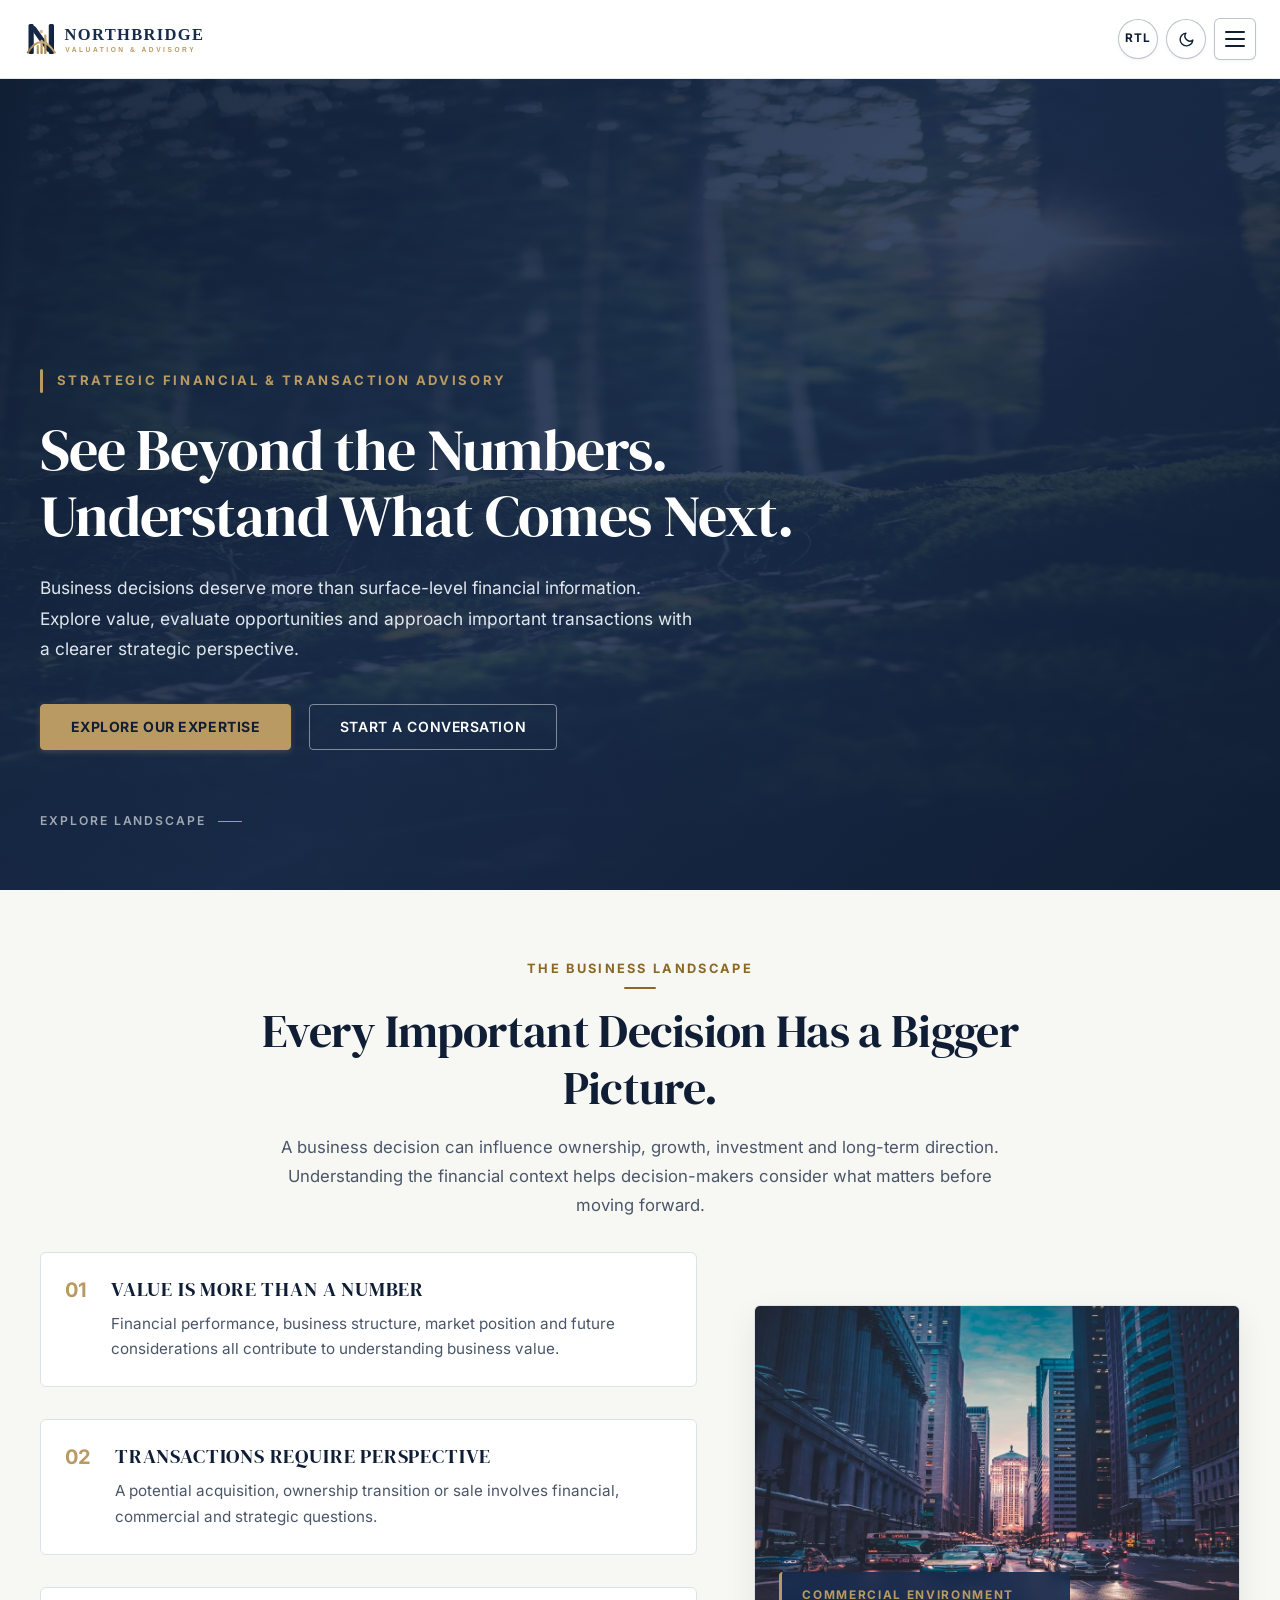
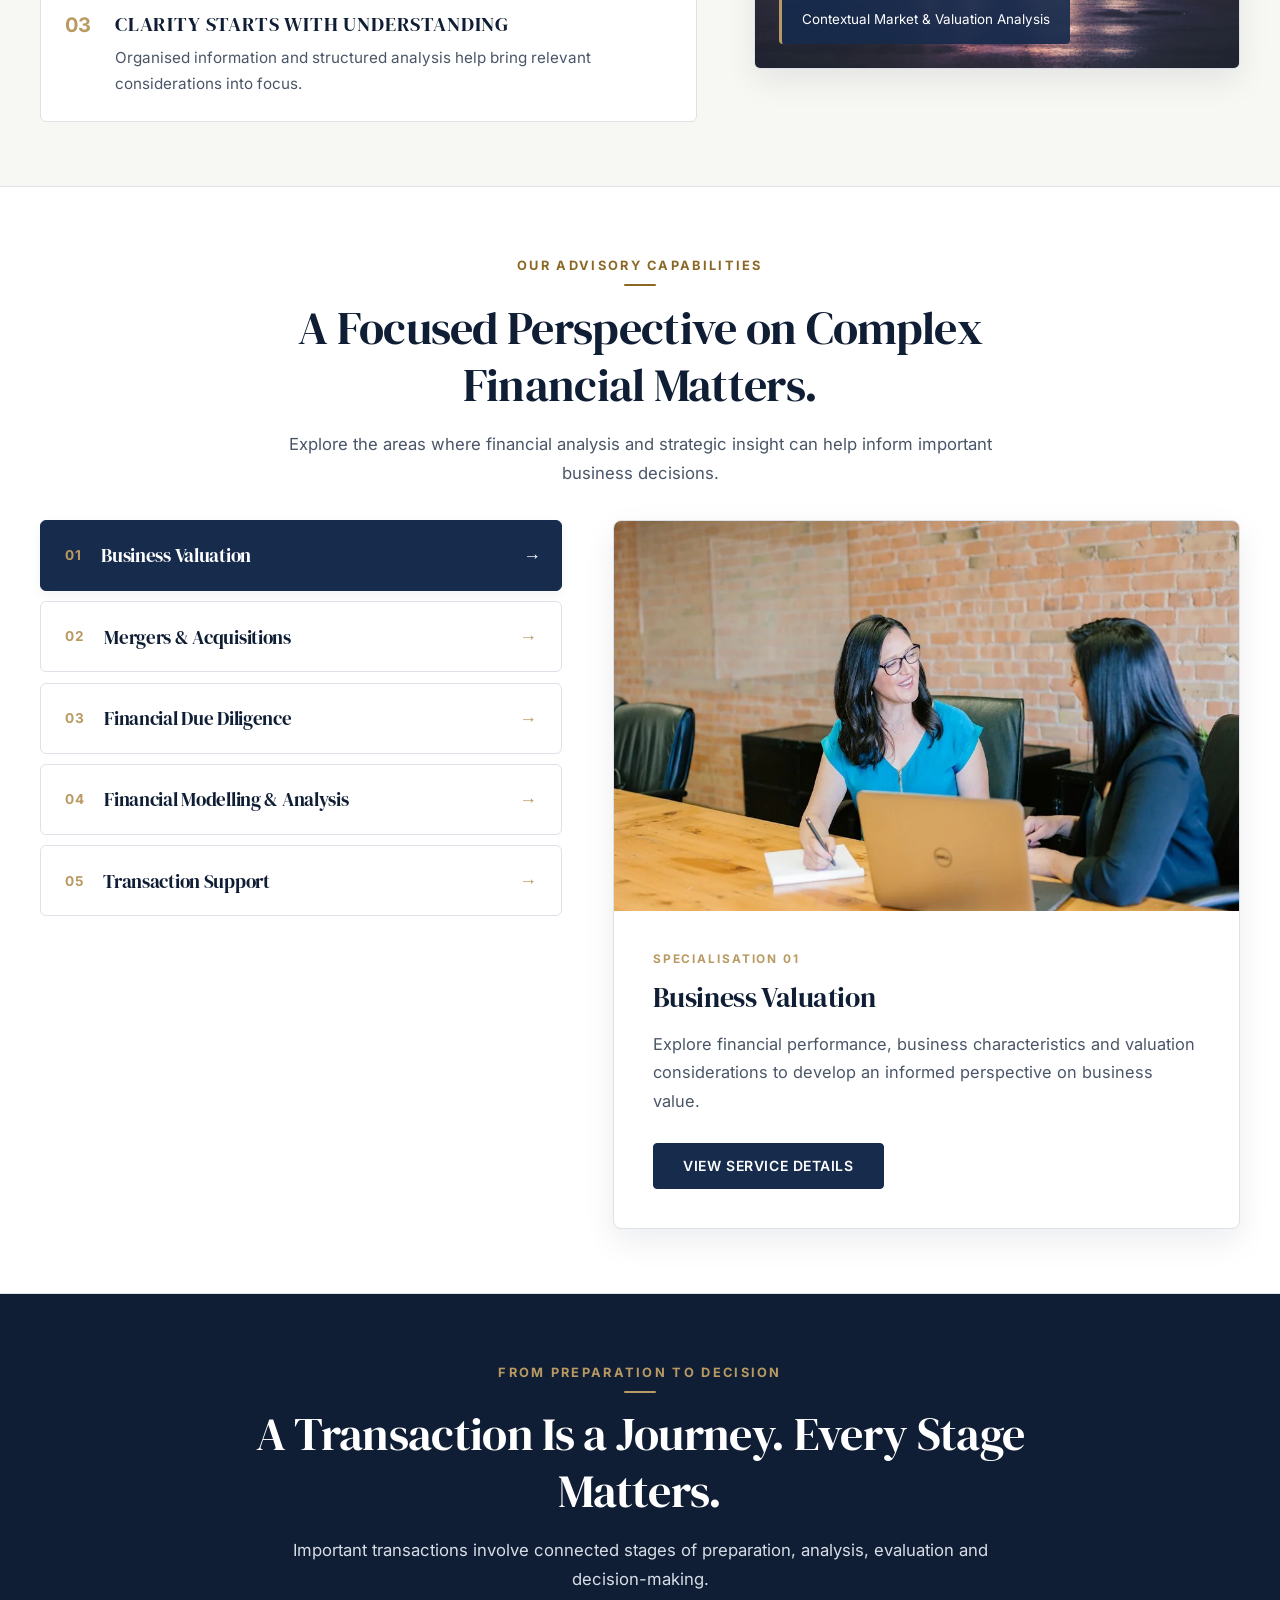
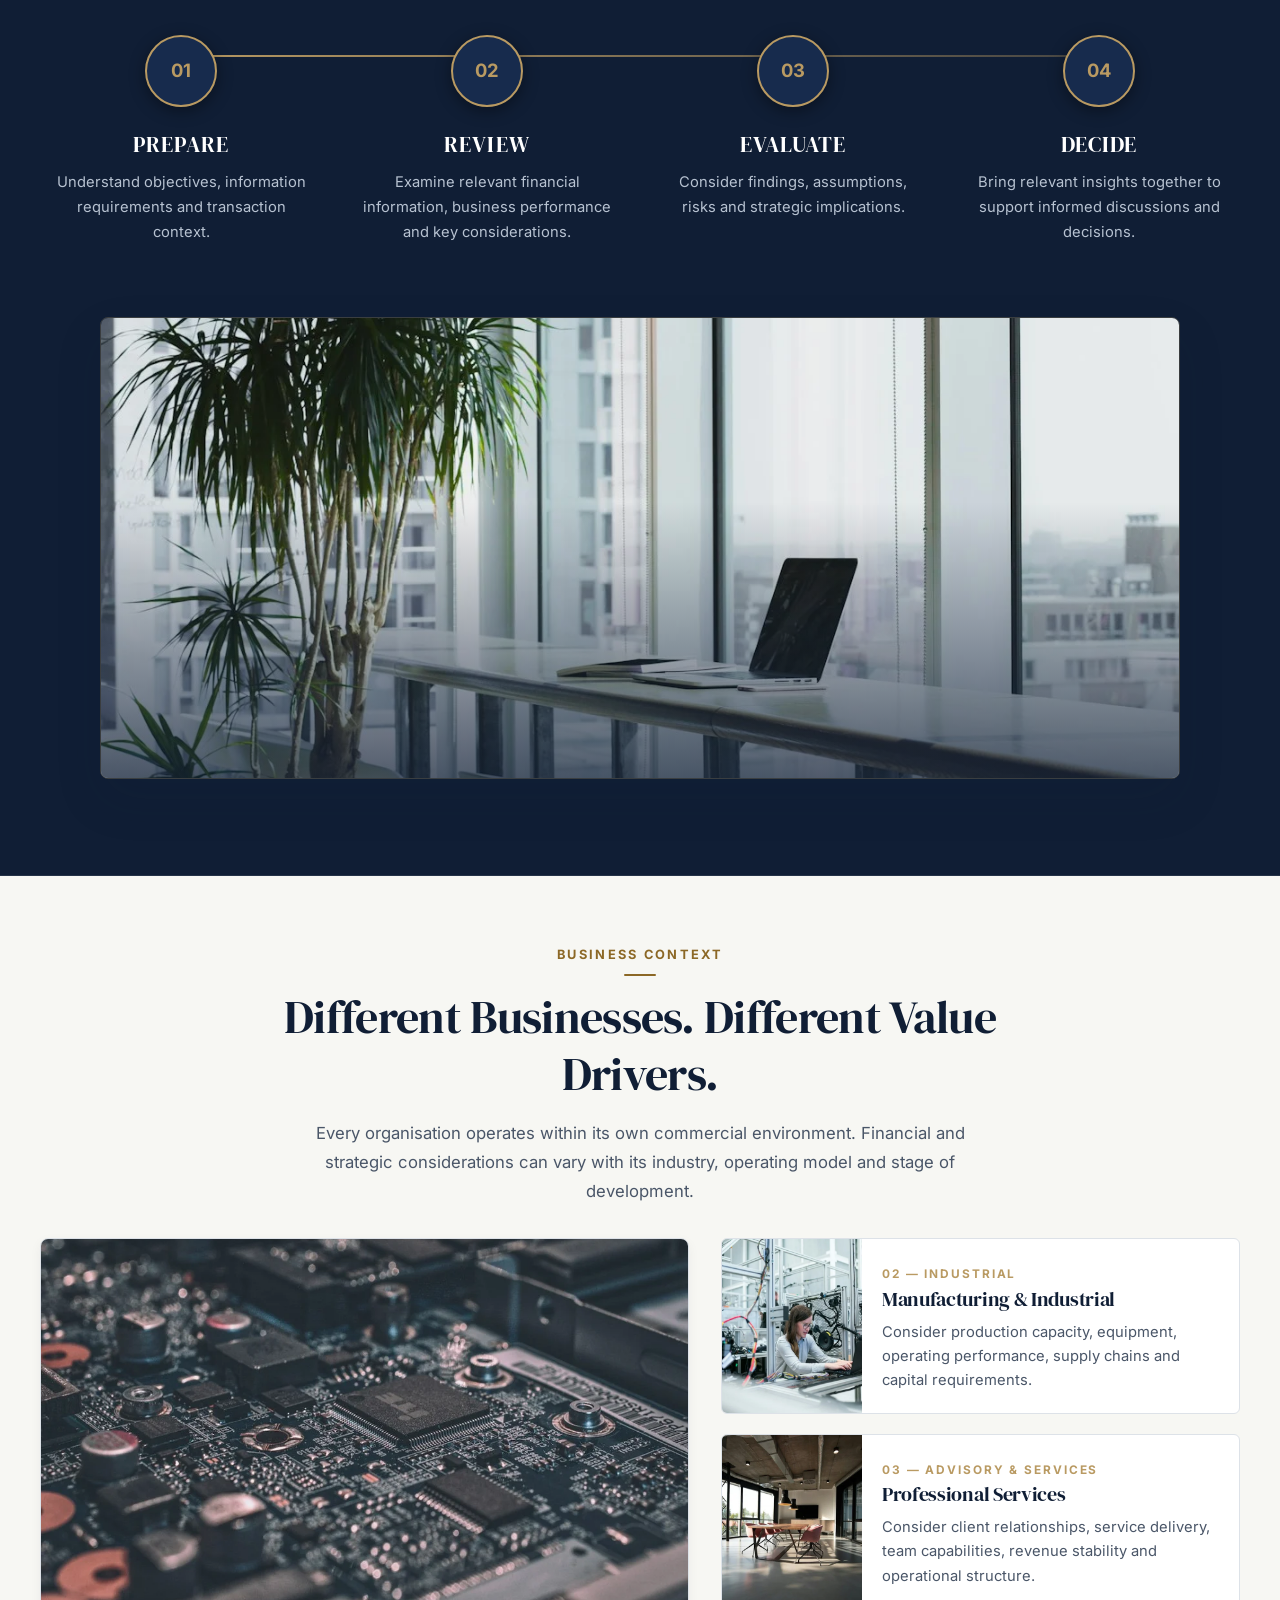
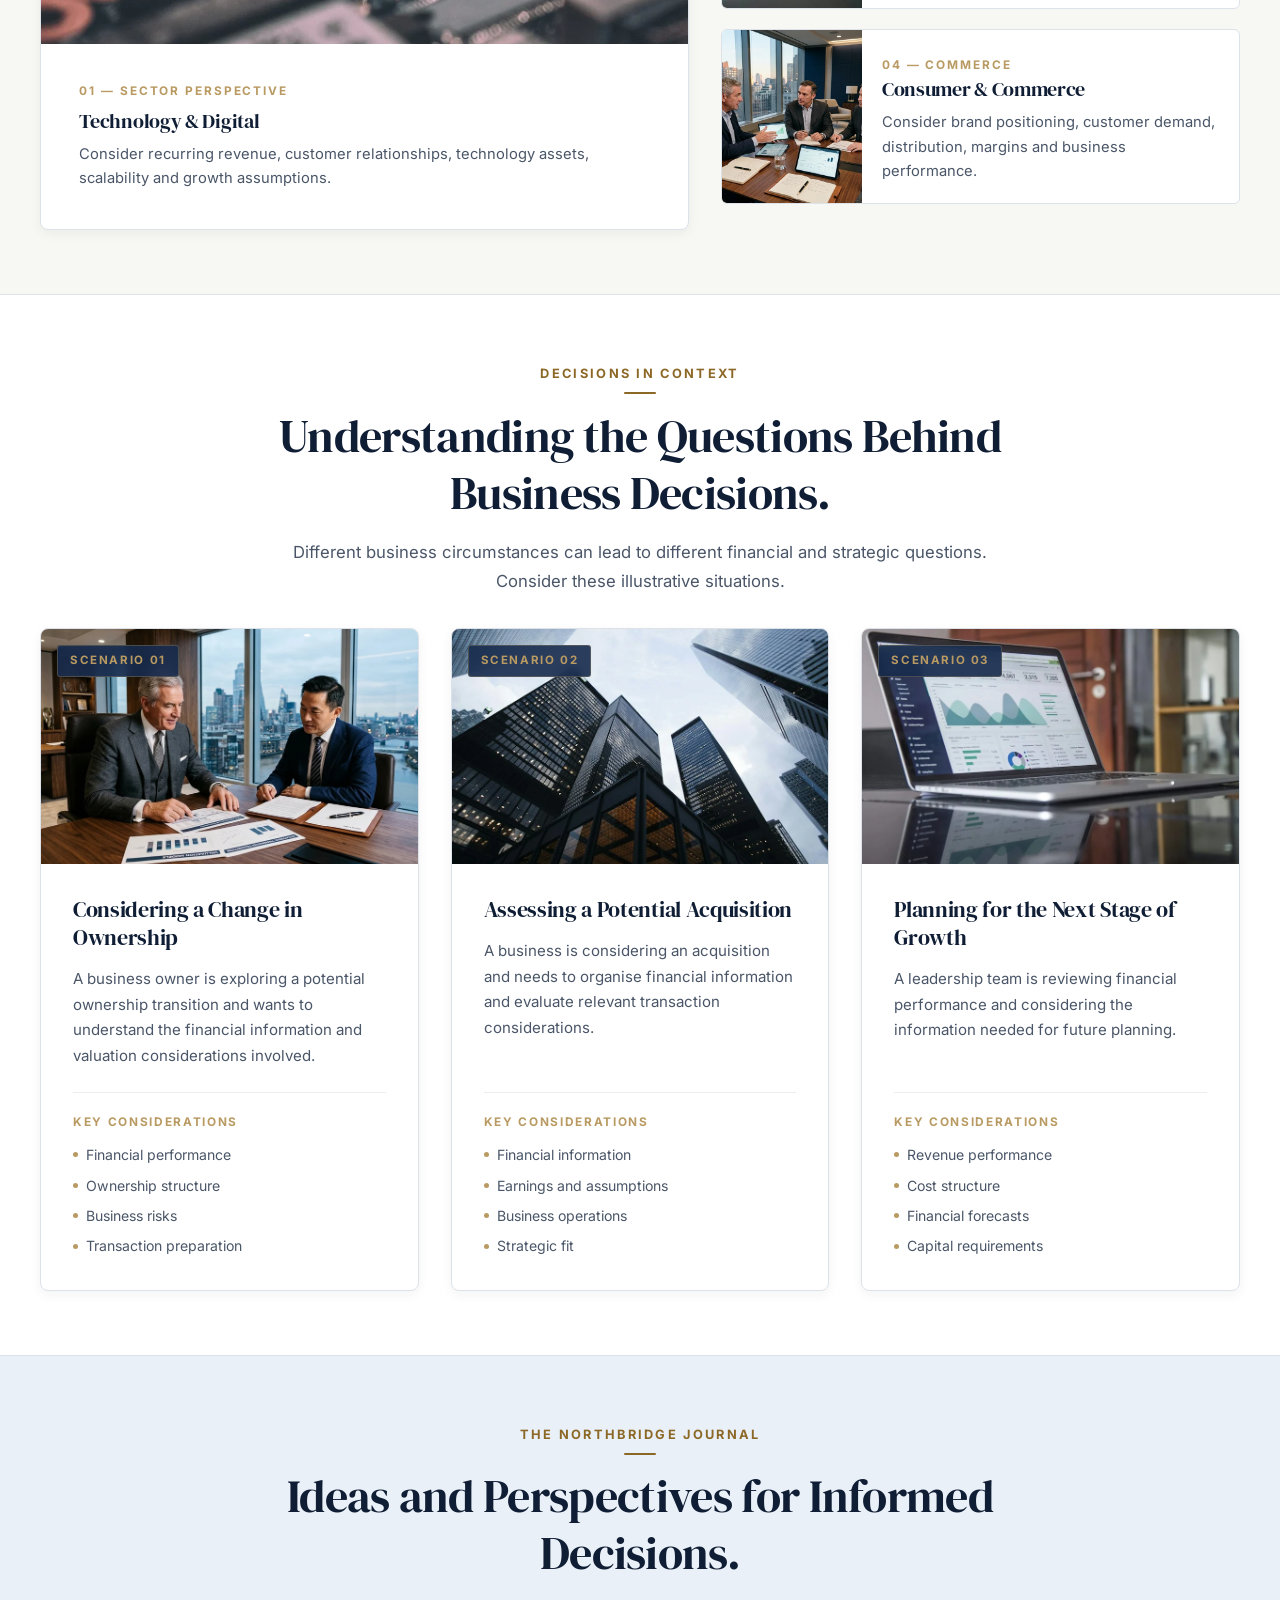
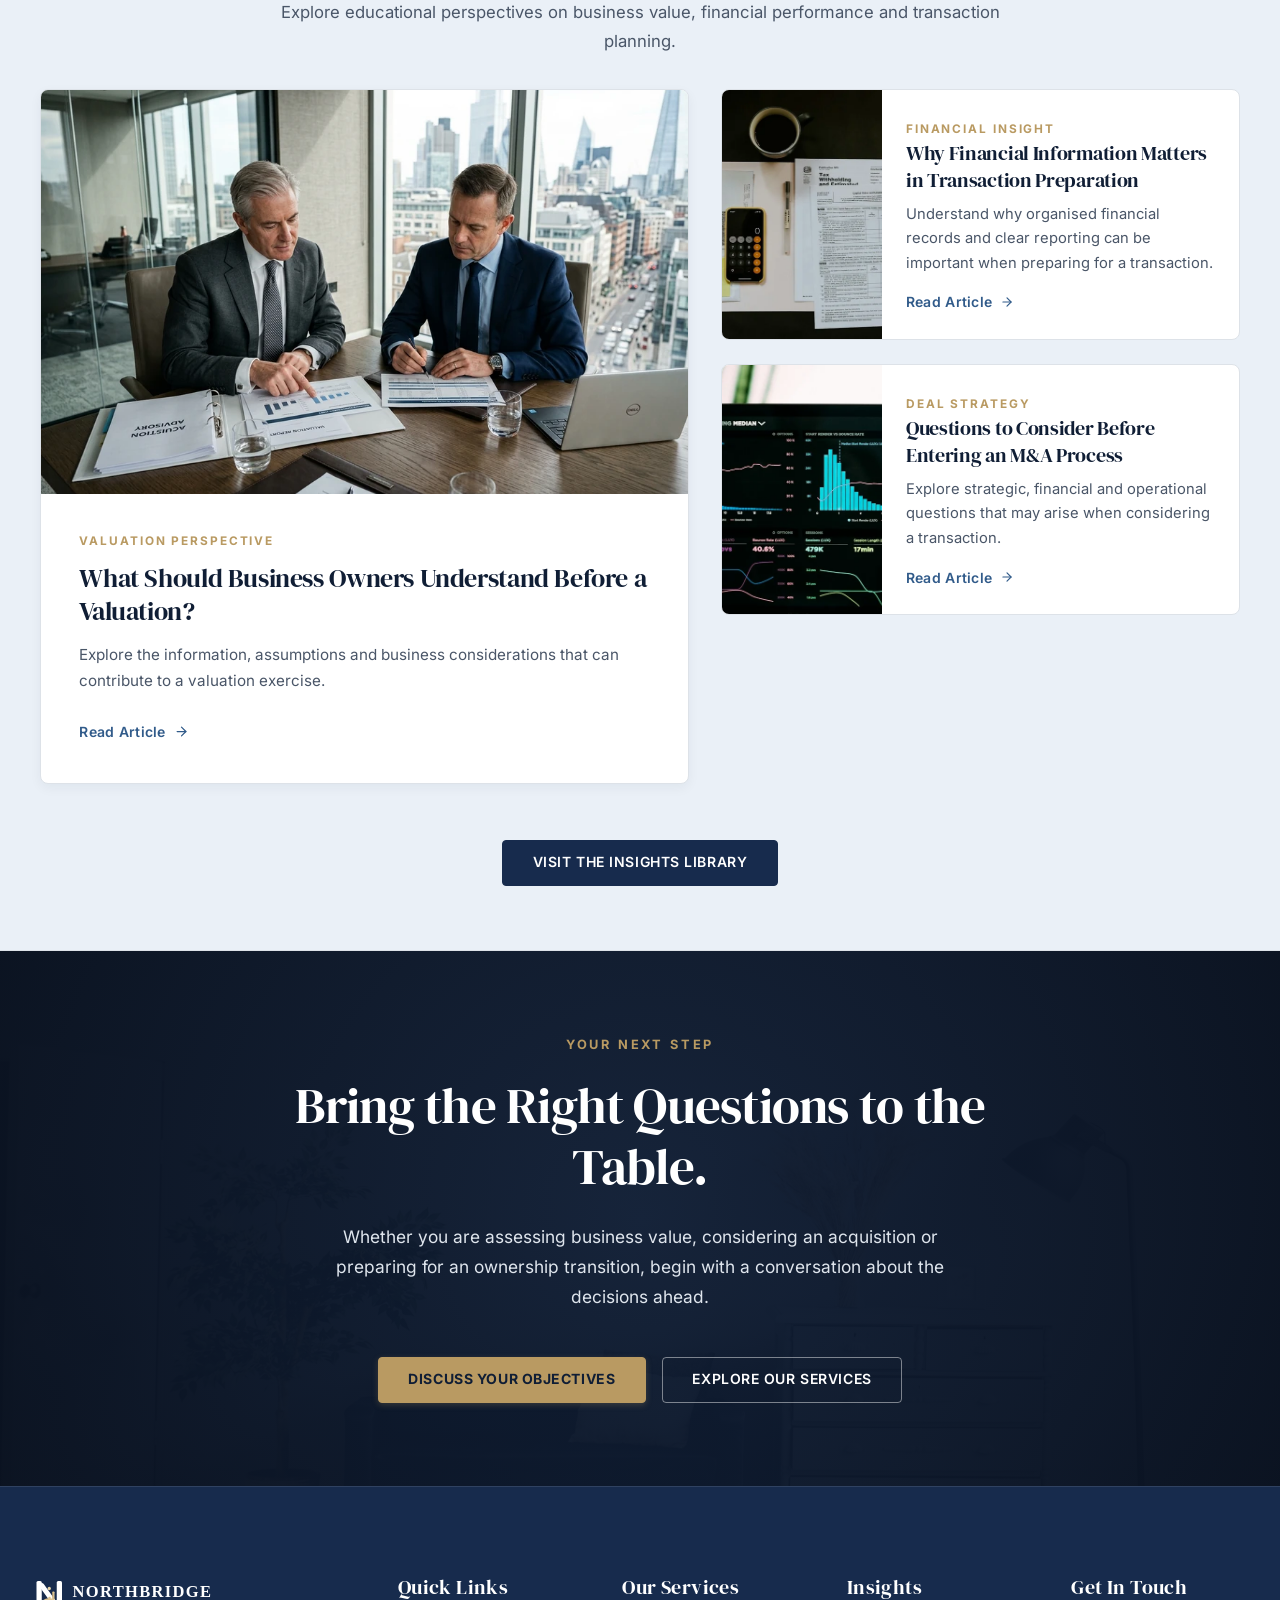
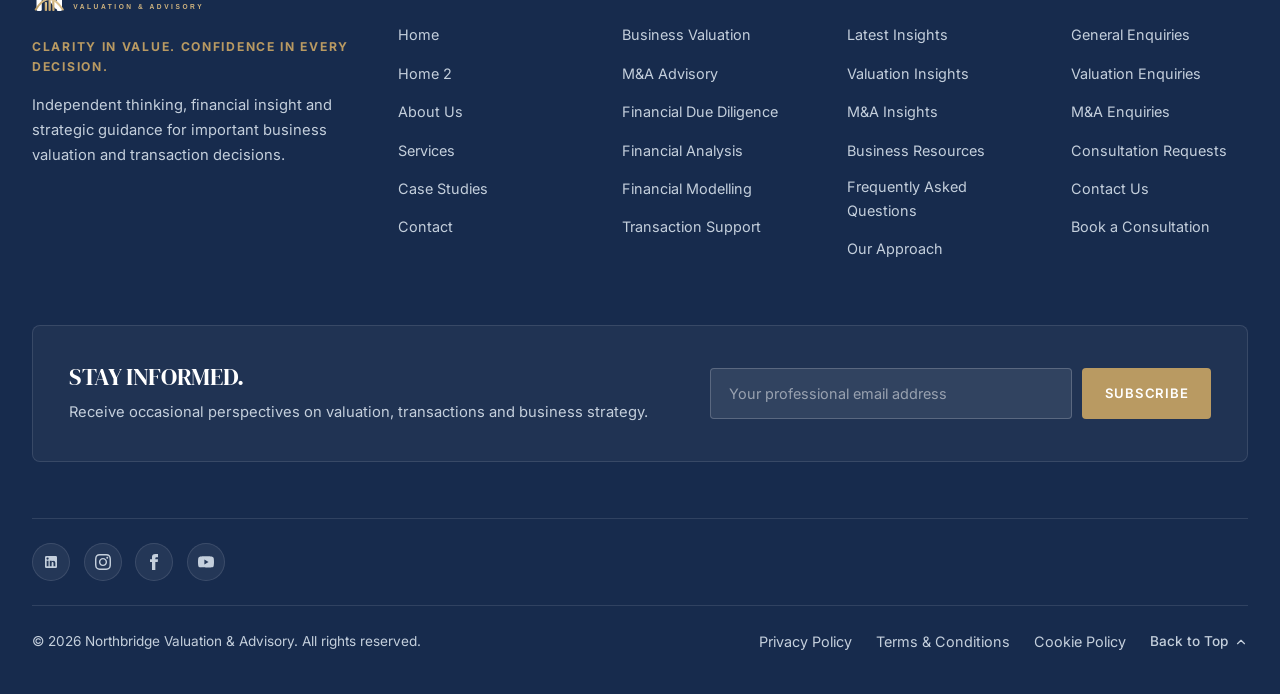
<file: home2.html>
<!DOCTYPE html>
<html lang="en" dir="ltr">
<head>
  <meta charset="UTF-8">
  <meta name="viewport" content="width=device-width, initial-scale=1.0">
  <title>Northbridge Valuation &amp; Advisory | Strategic Business Valuation &amp; M&amp;A</title>
  <meta name="description" content="Explore business valuation, mergers and acquisitions advisory, financial analysis and transaction perspectives with Northbridge Valuation &amp; Advisory.">

  <!-- Open Graph Metadata -->
  <meta property="og:title" content="Northbridge Valuation &amp; Advisory | Strategic Business Valuation &amp; M&amp;A">
  <meta property="og:description" content="Explore business valuation, mergers and acquisitions advisory, financial analysis and transaction perspectives with Northbridge Valuation &amp; Advisory.">
  <meta property="og:type" content="website">
  <meta property="og:image" content="assets/images/home2/home2-hero.webp">

  <!-- Favicon -->
  <link rel="icon" type="image/svg+xml" href="assets/images/brand/favicon.svg">

  <!-- Pre-render Theme & Direction Script (Prevents flash of unstyled theme/direction) -->
  <script>
    (function () {
      try {
        var theme = localStorage.getItem('northbridge_theme');
        var dir = localStorage.getItem('northbridge_direction');
        if (theme === 'dark') {
          document.documentElement.setAttribute('data-theme', 'dark');
        } else {
          document.documentElement.removeAttribute('data-theme');
        }
        if (dir === 'rtl') {
          document.documentElement.setAttribute('dir', 'rtl');
          document.documentElement.setAttribute('lang', 'ar');
        } else {
          document.documentElement.setAttribute('dir', 'ltr');
          document.documentElement.setAttribute('lang', 'en');
        }
      } catch (e) {}
    })();
  </script>

  <!-- Local Stylesheets Only (Offline Ready, No External CDN) -->
  <link rel="stylesheet" href="assets/css/bootstrap.min.css">
  <link rel="stylesheet" href="assets/css/tailwind.css">
  <link rel="stylesheet" href="assets/css/main.css">
  <link rel="stylesheet" href="assets/css/home2.css">
</head>
<body>

  <!-- ======================================================================
       HEADER / SHARED STICKY NAVBAR (EXACT SAME AS INDEX.HTML)
       Height: Desktop 88px | Tablet 78px | Mobile 72px
       ====================================================================== -->
  <header class="nb-header" role="banner">
    <div class="nb-navbar-container">
      
      <!-- Brand Logo (Left) -->
      <a href="index.html" class="nb-brand-link" aria-label="Northbridge Valuation &amp; Advisory Homepage">
        <img src="assets/images/brand/logo.svg" alt="Northbridge Valuation &amp; Advisory" class="nb-brand-logo logo-light-mode" width="230" height="38">
        <img src="assets/images/brand/logo-white.svg" alt="Northbridge Valuation &amp; Advisory" class="nb-brand-logo logo-dark-mode" width="230" height="38">
      </a>

      <!-- Desktop Navigation Menu (Centre - 1281px+) -->
      <nav class="nb-desktop-nav" aria-label="Primary Navigation">
        <!-- 1. Home Dropdown (Home 2 active) -->
        <div class="nb-nav-item nb-dropdown">
          <a href="home2.html" class="nb-nav-link active" id="homeDropdown" aria-haspopup="true" aria-expanded="false">
            <span>Home</span>
            <span class="nb-dropdown-icon" aria-hidden="true">&#9662;</span>
          </a>
          <ul class="nb-dropdown-menu" aria-labelledby="homeDropdown">
            <li class="nb-dropdown-item"><a href="index.html" class="nb-dropdown-link">Home 1</a></li>
            <li class="nb-dropdown-item"><a href="home2.html" class="nb-dropdown-link active">Home 2</a></li>
          </ul>
        </div>

        <!-- 2. About -->
        <div class="nb-nav-item">
          <a href="about.html" class="nb-nav-link">About</a>
        </div>

        <!-- 3. Services (Direct link, NO dropdown, NO dropdown arrow) -->
        <div class="nb-nav-item">
          <a href="services.html" class="nb-nav-link">Services</a>
        </div>

        <!-- 4. Case Studies -->
        <div class="nb-nav-item">
          <a href="case-studies.html" class="nb-nav-link">Case Studies</a>
        </div>

        <!-- 5. Insights Dropdown -->
        <div class="nb-nav-item nb-dropdown">
          <a href="blog.html" class="nb-nav-link" id="insightsDropdown" aria-haspopup="true" aria-expanded="false">
            <span>Insights</span>
            <span class="nb-dropdown-icon" aria-hidden="true">&#9662;</span>
          </a>
          <ul class="nb-dropdown-menu" aria-labelledby="insightsDropdown">
            <li class="nb-dropdown-item"><a href="blog.html" class="nb-dropdown-link">Latest Insights / Blog</a></li>
            <li class="nb-dropdown-item"><a href="resources.html" class="nb-dropdown-link">Business Resources</a></li>
          </ul>
        </div>

        <!-- 6. FAQ -->
        <div class="nb-nav-item">
          <a href="faq.html" class="nb-nav-link">FAQ</a>
        </div>

        <!-- 7. Contact -->
        <div class="nb-nav-item">
          <a href="contact.html" class="nb-nav-link">Contact</a>
        </div>
      </nav>

      <!-- Desktop Right Controls (EXACT ORDER: 1. LTR/RTL, 2. Dark/Light, 3. Book a Consultation) -->
      <div class="nb-desktop-controls">
        <!-- 1. LTR / RTL Toggle -->
        <button type="button" class="nb-icon-btn dir-toggle-btn" id="dir-toggle" aria-label="Switch to RTL layout">
          <span class="nb-dir-label">RTL</span>
        </button>

        <!-- 2. Dark Mode / Light Mode Toggle -->
        <button type="button" class="nb-icon-btn theme-toggle-btn" id="theme-toggle" aria-label="Switch to dark mode">
          <svg class="icon-sun" width="18" height="18" viewBox="0 0 24 24" fill="none" stroke="currentColor" stroke-width="2" stroke-linecap="round" stroke-linejoin="round" style="display: none;" aria-hidden="true">
            <circle cx="12" cy="12" r="5"></circle>
            <line x1="12" y1="1" x2="12" y2="3"></line>
            <line x1="12" y1="21" x2="12" y2="23"></line>
            <line x1="4.22" y1="4.22" x2="5.64" y2="5.64"></line>
            <line x1="18.36" y1="18.36" x2="19.78" y2="19.78"></line>
            <line x1="1" y1="12" x2="3" y2="12"></line>
            <line x1="21" y1="12" x2="23" y2="12"></line>
            <line x1="4.22" y1="19.78" x2="5.64" y2="18.36"></line>
            <line x1="18.36" y1="5.64" x2="19.78" y2="4.22"></line>
          </svg>
          <svg class="icon-moon" width="18" height="18" viewBox="0 0 24 24" fill="none" stroke="currentColor" stroke-width="2" stroke-linecap="round" stroke-linejoin="round" aria-hidden="true">
            <path d="M21 12.79A9 9 0 1 1 11.21 3 7 7 0 0 0 21 12.79z"></path>
          </svg>
        </button>

        <!-- 3. BOOK A CONSULTATION Button -->
        <a href="contact.html#consultation" class="nb-nav-cta">Book a Consultation</a>
      </div>

      <!-- Mobile & Tablet Controls Bar (Logo on left, Dark + RTL + Hamburger on right) -->
      <div class="nb-mobile-controls">
        <button type="button" class="nb-icon-btn dir-toggle-btn" aria-label="Toggle text direction">
          <span class="nb-dir-label">RTL</span>
        </button>
        <button type="button" class="nb-icon-btn theme-toggle-btn" aria-label="Toggle dark mode">
          <svg class="icon-sun" width="17" height="17" viewBox="0 0 24 24" fill="none" stroke="currentColor" stroke-width="2" stroke-linecap="round" stroke-linejoin="round" style="display: none;" aria-hidden="true">
            <circle cx="12" cy="12" r="5"></circle>
            <line x1="12" y1="1" x2="12" y2="3"></line>
            <line x1="12" y1="21" x2="12" y2="23"></line>
            <line x1="4.22" y1="4.22" x2="5.64" y2="5.64"></line>
            <line x1="18.36" y1="18.36" x2="19.78" y2="19.78"></line>
            <line x1="1" y1="12" x2="3" y2="12"></line>
            <line x1="21" y1="12" x2="23" y2="12"></line>
            <line x1="4.22" y1="19.78" x2="5.64" y2="18.36"></line>
            <line x1="18.36" y1="5.64" x2="19.78" y2="4.22"></line>
          </svg>
          <svg class="icon-moon" width="17" height="17" viewBox="0 0 24 24" fill="none" stroke="currentColor" stroke-width="2" stroke-linecap="round" stroke-linejoin="round" aria-hidden="true">
            <path d="M21 12.79A9 9 0 1 1 11.21 3 7 7 0 0 0 21 12.79z"></path>
          </svg>
        </button>
        <button type="button" class="nb-hamburger-btn" aria-label="Open navigation drawer" aria-expanded="false" aria-controls="mobileDrawer">
          <span class="nb-hamburger-bar"></span>
          <span class="nb-hamburger-bar"></span>
          <span class="nb-hamburger-bar"></span>
        </button>
      </div>

    </div>
  </header>

  <!-- ======================================================================
       MOBILE & TABLET FULL NAVIGATION DRAWER (EXACT SAME AS INDEX.HTML)
       ====================================================================== -->
  <div class="nb-drawer-backdrop" aria-hidden="true"></div>
  <aside class="nb-drawer" id="mobileDrawer" role="dialog" aria-modal="true" aria-label="Mobile Navigation Menu">
    <div class="nb-drawer-header">
      <a href="index.html" class="nb-brand-link" aria-label="Northbridge Valuation &amp; Advisory Homepage">
        <img src="assets/images/brand/logo.svg" alt="Northbridge Valuation &amp; Advisory" class="nb-brand-logo logo-light-mode" width="190" height="32">
        <img src="assets/images/brand/logo-white.svg" alt="Northbridge Valuation &amp; Advisory" class="nb-brand-logo logo-dark-mode" width="190" height="32">
      </a>
      <button type="button" class="nb-drawer-close-btn" aria-label="Close navigation menu">
        <svg width="20" height="20" viewBox="0 0 24 24" fill="none" stroke="currentColor" stroke-width="2" stroke-linecap="round" stroke-linejoin="round" aria-hidden="true">
          <line x1="18" y1="6" x2="6" y2="18"></line>
          <line x1="6" y1="6" x2="18" y2="18"></line>
        </svg>
      </button>
    </div>

    <div class="nb-drawer-body">
      <ul class="nb-drawer-nav">
        <!-- Home Accordion -->
        <li class="nb-drawer-item">
          <button type="button" class="nb-drawer-link nb-drawer-toggle-btn" data-target="drawerHomeSubnav" aria-expanded="false">
            <span>Home</span>
            <span class="nb-drawer-toggle-icon" aria-hidden="true">&#9662;</span>
          </button>
          <ul class="nb-drawer-subnav" id="drawerHomeSubnav">
            <li><a href="index.html" class="nb-drawer-sublink">Home 1</a></li>
            <li><a href="home2.html" class="nb-drawer-sublink active">Home 2</a></li>
          </ul>
        </li>

        <!-- About -->
        <li class="nb-drawer-item">
          <a href="about.html" class="nb-drawer-link">About</a>
        </li>

        <!-- Services (Direct Link) -->
        <li class="nb-drawer-item">
          <a href="services.html" class="nb-drawer-link">Services</a>
        </li>

        <!-- Case Studies -->
        <li class="nb-drawer-item">
          <a href="case-studies.html" class="nb-drawer-link">Case Studies</a>
        </li>

        <!-- Insights Accordion -->
        <li class="nb-drawer-item">
          <button type="button" class="nb-drawer-link nb-drawer-toggle-btn" data-target="drawerInsightsSubnav" aria-expanded="false">
            <span>Insights</span>
            <span class="nb-drawer-toggle-icon" aria-hidden="true">&#9662;</span>
          </button>
          <ul class="nb-drawer-subnav" id="drawerInsightsSubnav">
            <li><a href="blog.html" class="nb-drawer-sublink">Latest Insights / Blog</a></li>
            <li><a href="resources.html" class="nb-drawer-sublink">Business Resources</a></li>
          </ul>
        </li>

        <!-- FAQ -->
        <li class="nb-drawer-item">
          <a href="faq.html" class="nb-drawer-link">FAQ</a>
        </li>

        <!-- Contact -->
        <li class="nb-drawer-item">
          <a href="contact.html" class="nb-drawer-link">Contact</a>
        </li>
      </ul>

      <!-- Drawer Controls & Action Buttons -->
      <div class="nb-drawer-footer">
        <div class="nb-drawer-toggles-row">
          <button type="button" class="nb-drawer-toggle-item dir-toggle-btn" aria-label="Toggle layout direction">
            <span class="dir-text-label">RTL Layout</span>
          </button>
          <button type="button" class="nb-drawer-toggle-item theme-toggle-btn" aria-label="Toggle dark mode">
            <span class="theme-text-label">Dark Mode</span>
          </button>
        </div>
        <a href="contact.html#consultation" class="nb-btn nb-btn-gold nb-drawer-cta">Book a Consultation</a>
      </div>
    </div>
  </aside>

  <!-- ======================================================================
       HOME 2 MAIN CONTENT — EIGHT COMPLETELY NEW SECTIONS
       Zero Repetition from Home 1:
       01: #home2-hero (Cinematic Full-Width Hero)
       02: #decision-landscape (Financial Decision Landscape)
       03: #valuation-specialisations (Interactive Vertical Service Selector)
       04: #transaction-journey (Midnight Blue Transaction Journey)
       05: #industry-perspectives (Image-Led Editorial Mosaic)
       06: #business-scenarios (Illustrative Business Scenario Panels)
       07: #home2-insight-library (The Northbridge Journal Publication Layout)
       08: #home2-contact (Signature Soaring Bridge Closing CTA)
       ====================================================================== -->
  <main id="main-content">

    <!-- --------------------------------------------------------------------
         SECTION 01: #home2-hero (Cinematic Full-Width Hero)
         Full-width architectural photographic background, dark navy overlay,
         large text lower-left, gold eyebrow, 2 CTAs, scroll indicator.
         -------------------------------------------------------------------- -->
    <section id="home2-hero" aria-labelledby="hero2-heading">
      <div class="hero2-bg-layer" aria-hidden="true">
        <img 
          src="assets/images/home2/home2-hero.webp" 
          alt="Modern architectural corporate headquarters with geometric glass and steel facade in evening light" 
          class="hero2-bg-img"
          width="1920"
          height="1080"
          loading="eager"
          fetchpriority="high"
        >
      </div>
      <div class="hero2-overlay" aria-hidden="true"></div>

      <div class="hero2-container">
        <div class="hero2-content-wrap">
          <div class="hero2-eyebrow-row">
            <span class="hero2-vertical-accent" aria-hidden="true"></span>
            <span class="hero2-eyebrow">STRATEGIC FINANCIAL &amp; TRANSACTION ADVISORY</span>
          </div>

          <h1 id="hero2-heading" class="hero2-title">
            See Beyond the Numbers.<br>Understand What Comes Next.
          </h1>

          <p class="hero2-desc">
            Business decisions deserve more than surface-level financial information. Explore value, evaluate opportunities and approach important transactions with a clearer strategic perspective.
          </p>

          <div class="hero2-cta-group">
            <a href="services.html" class="nb-btn nb-btn-gold">Explore Our Expertise</a>
            <a href="contact.html#consultation" class="nb-btn nb-btn-outline-white">Start a Conversation</a>
          </div>

          <div>
            <a href="#decision-landscape" class="hero2-scroll-indicator" aria-label="Scroll to decision landscape section">
              <span>Explore Landscape</span>
              <span class="hero2-scroll-line" aria-hidden="true"></span>
            </a>
          </div>
        </div>
      </div>
    </section>

    <!-- --------------------------------------------------------------------
         SECTION 02: #decision-landscape (Financial Decision Landscape)
         Background: Soft Ivory #F7F7F3.
         Asymmetrical layout: 3 wide editorial statements + aerial photo showcase.
         -------------------------------------------------------------------- -->
    <section id="decision-landscape" class="nb-section" aria-labelledby="landscape-heading">
      <div class="nb-container">
        
        <!-- Centred Section Header -->
        <div class="text-center">
          <span class="section-eyebrow">THE BUSINESS LANDSCAPE</span>
          <h2 id="landscape-heading" class="section-heading">Every Important Decision Has a Bigger Picture.</h2>
          <p class="section-intro">
            A business decision can influence ownership, growth, investment and long-term direction. Understanding the financial context helps decision-makers consider what matters before moving forward.
          </p>
        </div>

        <div class="landscape-grid">
          
          <!-- Left Column: 3 Wide Editorial Statements -->
          <div class="landscape-statements-list">
            
            <!-- Statement 01 -->
            <article class="landscape-statement-row">
              <span class="landscape-num">01</span>
              <div class="landscape-statement-body">
                <h3 class="landscape-statement-title">VALUE IS MORE THAN A NUMBER</h3>
                <p class="landscape-statement-desc">
                  Financial performance, business structure, market position and future considerations all contribute to understanding business value.
                </p>
              </div>
            </article>

            <!-- Statement 02 -->
            <article class="landscape-statement-row">
              <span class="landscape-num">02</span>
              <div class="landscape-statement-body">
                <h3 class="landscape-statement-title">TRANSACTIONS REQUIRE PERSPECTIVE</h3>
                <p class="landscape-statement-desc">
                  A potential acquisition, ownership transition or sale involves financial, commercial and strategic questions.
                </p>
              </div>
            </article>

            <!-- Statement 03 -->
            <article class="landscape-statement-row">
              <span class="landscape-num">03</span>
              <div class="landscape-statement-body">
                <h3 class="landscape-statement-title">CLARITY STARTS WITH UNDERSTANDING</h3>
                <p class="landscape-statement-desc">
                  Organised information and structured analysis help bring relevant considerations into focus.
                </p>
              </div>
            </article>

          </div>

          <!-- Right Column: Asymmetric Aerial Architectural Photography Showcase -->
          <div class="landscape-media-wrap">
            <div class="landscape-img-frame">
              <img 
                src="assets/images/home2/decision-landscape.webp" 
                alt="Aerial architectural view of modern corporate financial district and metropolitan infrastructure" 
                class="landscape-img"
                width="600"
                height="400"
                loading="lazy"
              >
              <div class="landscape-caption-badge">
                <div class="landscape-caption-title">Commercial Environment</div>
                <p class="landscape-caption-sub">Contextual Market &amp; Valuation Analysis</p>
              </div>
            </div>
          </div>

        </div>

      </div>
    </section>

    <!-- --------------------------------------------------------------------
         SECTION 03: #valuation-specialisations (Interactive Service Index)
         Background: White.
         Left: Vertical selectable tabs. Right: Interactive image and detail panel.
         -------------------------------------------------------------------- -->
    <section id="valuation-specialisations" class="nb-section" aria-labelledby="specialisations-heading">
      <div class="nb-container">
        
        <!-- Centred Section Header -->
        <div class="text-center">
          <span class="section-eyebrow">OUR ADVISORY CAPABILITIES</span>
          <h2 id="specialisations-heading" class="section-heading">A Focused Perspective on Complex Financial Matters.</h2>
          <p class="section-intro">
            Explore the areas where financial analysis and strategic insight can help inform important business decisions.
          </p>
        </div>

        <div class="specialisations-wrapper">
          
          <!-- Left Column: Vertical Selectable Service Tabs -->
          <div class="spec-nav-col" role="tablist" aria-label="Advisory specialisations list">
            <ul class="spec-nav-list">
              
              <!-- Tab 01 -->
              <li>
                <button type="button" class="spec-tab-btn active" role="tab" id="tab-valuation" aria-selected="true" aria-controls="specDetailPanel">
                  <div class="spec-tab-content-left">
                    <span class="spec-tab-num">01</span>
                    <h3 class="spec-tab-title">Business Valuation</h3>
                  </div>
                  <span class="spec-tab-arrow" aria-hidden="true">&#8594;</span>
                </button>
              </li>

              <!-- Tab 02 -->
              <li>
                <button type="button" class="spec-tab-btn" role="tab" id="tab-ma" aria-selected="false" aria-controls="specDetailPanel" tabindex="-1">
                  <div class="spec-tab-content-left">
                    <span class="spec-tab-num">02</span>
                    <h3 class="spec-tab-title">Mergers &amp; Acquisitions</h3>
                  </div>
                  <span class="spec-tab-arrow" aria-hidden="true">&#8594;</span>
                </button>
              </li>

              <!-- Tab 03 -->
              <li>
                <button type="button" class="spec-tab-btn" role="tab" id="tab-diligence" aria-selected="false" aria-controls="specDetailPanel" tabindex="-1">
                  <div class="spec-tab-content-left">
                    <span class="spec-tab-num">03</span>
                    <h3 class="spec-tab-title">Financial Due Diligence</h3>
                  </div>
                  <span class="spec-tab-arrow" aria-hidden="true">&#8594;</span>
                </button>
              </li>

              <!-- Tab 04 -->
              <li>
                <button type="button" class="spec-tab-btn" role="tab" id="tab-modelling" aria-selected="false" aria-controls="specDetailPanel" tabindex="-1">
                  <div class="spec-tab-content-left">
                    <span class="spec-tab-num">04</span>
                    <h3 class="spec-tab-title">Financial Modelling &amp; Analysis</h3>
                  </div>
                  <span class="spec-tab-arrow" aria-hidden="true">&#8594;</span>
                </button>
              </li>

              <!-- Tab 05 -->
              <li>
                <button type="button" class="spec-tab-btn" role="tab" id="tab-transaction" aria-selected="false" aria-controls="specDetailPanel" tabindex="-1">
                  <div class="spec-tab-content-left">
                    <span class="spec-tab-num">05</span>
                    <h3 class="spec-tab-title">Transaction Support</h3>
                  </div>
                  <span class="spec-tab-arrow" aria-hidden="true">&#8594;</span>
                </button>
              </li>

            </ul>
          </div>

          <!-- Right Column: Interactive Detail Display Panel -->
          <div class="spec-detail-col">
            <article class="spec-detail-panel" id="specDetailPanel" role="tabpanel" aria-labelledby="tab-valuation">
              
              <div class="spec-detail-media">
                <img 
                  id="specDetailImg"
                  src="assets/images/home2/specialisation-valuation.webp" 
                  alt="Quantitative business valuation models and financial performance analysis" 
                  class="spec-detail-img"
                  width="600"
                  height="375"
                  loading="lazy"
                >
              </div>

              <div class="spec-detail-body">
                <span class="spec-detail-badge" id="specDetailBadge">SPECIALISATION 01</span>
                <h3 class="spec-detail-title" id="specDetailTitle">Business Valuation</h3>
                <p class="spec-detail-desc" id="specDetailDesc">
                  Explore financial performance, business characteristics and valuation considerations to develop an informed perspective on business value.
                </p>
                <div>
                  <a href="services.html#business-valuation" class="nb-btn nb-btn-primary" id="specDetailLink">
                    <span>View Service Details</span>
                  </a>
                </div>
              </div>

            </article>
          </div>

        </div>

      </div>
    </section>

    <!-- --------------------------------------------------------------------
         SECTION 04: #transaction-journey (Transaction Journey)
         Background: Midnight Blue #101E35.
         Horizontal numbered journey with connecting line + geometric corridor photo.
         -------------------------------------------------------------------- -->
    <section id="transaction-journey" class="nb-section" aria-labelledby="journey-heading">
      <div class="nb-container">
        
        <!-- Centred Section Header -->
        <div class="text-center">
          <span class="section-eyebrow">FROM PREPARATION TO DECISION</span>
          <h2 id="journey-heading" class="section-heading">A Transaction Is a Journey. Every Stage Matters.</h2>
          <p class="section-intro">
            Important transactions involve connected stages of preparation, analysis, evaluation and decision-making.
          </p>
        </div>

        <div class="journey-container-inner">
          <div class="journey-timeline-track">
            <div class="journey-line" aria-hidden="true"></div>

            <div class="journey-stages-grid">
              
              <!-- Stage 01 -->
              <div class="journey-stage-item">
                <div class="journey-marker" aria-label="Stage 1">01</div>
                <h3 class="journey-stage-title">PREPARE</h3>
                <p class="journey-stage-desc">
                  Understand objectives, information requirements and transaction context.
                </p>
              </div>

              <!-- Stage 02 -->
              <div class="journey-stage-item">
                <div class="journey-marker" aria-label="Stage 2">02</div>
                <h3 class="journey-stage-title">REVIEW</h3>
                <p class="journey-stage-desc">
                  Examine relevant financial information, business performance and key considerations.
                </p>
              </div>

              <!-- Stage 03 -->
              <div class="journey-stage-item">
                <div class="journey-marker" aria-label="Stage 3">03</div>
                <h3 class="journey-stage-title">EVALUATE</h3>
                <p class="journey-stage-desc">
                  Consider findings, assumptions, risks and strategic implications.
                </p>
              </div>

              <!-- Stage 04 -->
              <div class="journey-stage-item">
                <div class="journey-marker" aria-label="Stage 4">04</div>
                <h3 class="journey-stage-title">DECIDE</h3>
                <p class="journey-stage-desc">
                  Bring relevant insights together to support informed discussions and decisions.
                </p>
              </div>

            </div>
          </div>

          <!-- Supporting Geometric Architectural Photography Composition -->
          <div class="journey-photo-strip">
            <img 
              src="assets/images/home2/transaction-journey.webp" 
              alt="Modern corporate corridor with repeating geometric perspective lines and sophisticated natural lighting" 
              class="journey-photo"
              width="1080"
              height="460"
              loading="lazy"
            >
            <div class="journey-photo-overlay" aria-hidden="true"></div>
          </div>
        </div>

      </div>
    </section>

    <!-- --------------------------------------------------------------------
         SECTION 05: #industry-perspectives (Industries & Business Context)
         Background: Soft Ivory #F7F7F3.
         Asymmetric image-led editorial mosaic (1 large featured + 3 complementary).
         -------------------------------------------------------------------- -->
    <section id="industry-perspectives" class="nb-section" aria-labelledby="industry-heading">
      <div class="nb-container">
        
        <!-- Centred Section Header -->
        <div class="text-center">
          <span class="section-eyebrow">BUSINESS CONTEXT</span>
          <h2 id="industry-heading" class="section-heading">Different Businesses. Different Value Drivers.</h2>
          <p class="section-intro">
            Every organisation operates within its own commercial environment. Financial and strategic considerations can vary with its industry, operating model and stage of development.
          </p>
        </div>

        <div class="industry-mosaic-grid">
          
          <!-- Large Featured Mosaic Card: Technology & Digital -->
          <article class="mosaic-card-featured">
            <div class="mosaic-featured-media">
              <img 
                src="assets/images/home2/industry-technology.webp" 
                alt="Cloud technology enterprise infrastructure and digital scalability systems" 
                class="mosaic-featured-img"
                width="700"
                height="440"
                loading="lazy"
              >
            </div>
            <div class="mosaic-featured-body">
              <span class="mosaic-cat">01 — SECTOR PERSPECTIVE</span>
              <h3 class="mosaic-title">Technology &amp; Digital</h3>
              <p class="mosaic-desc">
                Consider recurring revenue, customer relationships, technology assets, scalability and growth assumptions.
              </p>
            </div>
          </article>

          <!-- Right Column: 3 Complementary Stacked Cards -->
          <div class="mosaic-stack">
            
            <!-- Industry 02 -->
            <article class="mosaic-mini-card">
              <div class="mosaic-mini-media">
                <img 
                  src="assets/images/home2/industry-manufacturing.webp" 
                  alt="Precision industrial production and automated manufacturing facility" 
                  class="mosaic-mini-img"
                  width="200"
                  height="140"
                  loading="lazy"
                >
              </div>
              <div class="mosaic-mini-body">
                <span class="mosaic-cat">02 — INDUSTRIAL</span>
                <h3 class="mosaic-title">Manufacturing &amp; Industrial</h3>
                <p class="mosaic-desc">
                  Consider production capacity, equipment, operating performance, supply chains and capital requirements.
                </p>
              </div>
            </article>

            <!-- Industry 03 -->
            <article class="mosaic-mini-card">
              <div class="mosaic-mini-media">
                <img 
                  src="assets/images/home2/industry-services.webp" 
                  alt="Professional services advisory workspace and collaborative client consulting environment" 
                  class="mosaic-mini-img"
                  width="200"
                  height="140"
                  loading="lazy"
                >
              </div>
              <div class="mosaic-mini-body">
                <span class="mosaic-cat">03 — ADVISORY &amp; SERVICES</span>
                <h3 class="mosaic-title">Professional Services</h3>
                <p class="mosaic-desc">
                  Consider client relationships, service delivery, team capabilities, revenue stability and operational structure.
                </p>
              </div>
            </article>

            <!-- Industry 04 -->
            <article class="mosaic-mini-card">
              <div class="mosaic-mini-media">
                <img 
                  src="assets/images/home2/industry-commerce.webp" 
                  alt="Senior corporate advisory directors and client evaluating consumer brand portfolio valuation and unit economics in boardroom" 
                  class="mosaic-mini-img"
                  width="200"
                  height="140"
                  loading="lazy"
                >
              </div>
              <div class="mosaic-mini-body">
                <span class="mosaic-cat">04 — COMMERCE</span>
                <h3 class="mosaic-title">Consumer &amp; Commerce</h3>
                <p class="mosaic-desc">
                  Consider brand positioning, customer demand, distribution, margins and business performance.
                </p>
              </div>
            </article>

          </div>

        </div>

      </div>
    </section>

    <!-- --------------------------------------------------------------------
         SECTION 06: #business-scenarios (Illustrative Business Scenarios)
         Background: White. Three distinct editorial scenario panels.
         -------------------------------------------------------------------- -->
    <section id="business-scenarios" class="nb-section" aria-labelledby="scenarios-heading">
      <div class="nb-container">
        
        <!-- Centred Section Header -->
        <div class="text-center">
          <span class="section-eyebrow">DECISIONS IN CONTEXT</span>
          <h2 id="scenarios-heading" class="section-heading">Understanding the Questions Behind Business Decisions.</h2>
          <p class="section-intro">
            Different business circumstances can lead to different financial and strategic questions. Consider these illustrative situations.
          </p>
        </div>

        <div class="scenarios-grid">
          
          <!-- Scenario 01 -->
          <article class="scenario-panel">
            <div class="scenario-media">
              <img 
                src="assets/images/home2/scenario-ownership.webp" 
                alt="Distinguished business founder and senior corporate finance advisor in tailored suits reviewing ownership transition schedules in an executive boardroom" 
                class="scenario-img"
                width="400"
                height="250"
                loading="lazy"
              >
              <span class="scenario-badge-label">SCENARIO 01</span>
            </div>
            <div class="scenario-body">
              <h3 class="scenario-title">Considering a Change in Ownership</h3>
              <p class="scenario-desc">
                A business owner is exploring a potential ownership transition and wants to understand the financial information and valuation considerations involved.
              </p>
              <div class="scenario-considerations">
                <div class="scenario-considerations-heading">Key Considerations</div>
                <ul class="scenario-checklist">
                  <li class="scenario-check-item">
                    <span class="scenario-check-bullet" aria-hidden="true"></span>
                    <span>Financial performance</span>
                  </li>
                  <li class="scenario-check-item">
                    <span class="scenario-check-bullet" aria-hidden="true"></span>
                    <span>Ownership structure</span>
                  </li>
                  <li class="scenario-check-item">
                    <span class="scenario-check-bullet" aria-hidden="true"></span>
                    <span>Business risks</span>
                  </li>
                  <li class="scenario-check-item">
                    <span class="scenario-check-bullet" aria-hidden="true"></span>
                    <span>Transaction preparation</span>
                  </li>
                </ul>
              </div>
            </div>
          </article>

          <!-- Scenario 02 -->
          <article class="scenario-panel">
            <div class="scenario-media">
              <img 
                src="assets/images/home2/scenario-acquisition.webp" 
                alt="Corporate leadership evaluating financial data for strategic acquisition" 
                class="scenario-img"
                width="400"
                height="250"
                loading="lazy"
              >
              <span class="scenario-badge-label">SCENARIO 02</span>
            </div>
            <div class="scenario-body">
              <h3 class="scenario-title">Assessing a Potential Acquisition</h3>
              <p class="scenario-desc">
                A business is considering an acquisition and needs to organise financial information and evaluate relevant transaction considerations.
              </p>
              <div class="scenario-considerations">
                <div class="scenario-considerations-heading">Key Considerations</div>
                <ul class="scenario-checklist">
                  <li class="scenario-check-item">
                    <span class="scenario-check-bullet" aria-hidden="true"></span>
                    <span>Financial information</span>
                  </li>
                  <li class="scenario-check-item">
                    <span class="scenario-check-bullet" aria-hidden="true"></span>
                    <span>Earnings and assumptions</span>
                  </li>
                  <li class="scenario-check-item">
                    <span class="scenario-check-bullet" aria-hidden="true"></span>
                    <span>Business operations</span>
                  </li>
                  <li class="scenario-check-item">
                    <span class="scenario-check-bullet" aria-hidden="true"></span>
                    <span>Strategic fit</span>
                  </li>
                </ul>
              </div>
            </div>
          </article>

          <!-- Scenario 03 -->
          <article class="scenario-panel">
            <div class="scenario-media">
              <img 
                src="assets/images/home2/scenario-growth.webp" 
                alt="Leadership team reviewing financial growth trends and capital forecasts" 
                class="scenario-img"
                width="400"
                height="250"
                loading="lazy"
              >
              <span class="scenario-badge-label">SCENARIO 03</span>
            </div>
            <div class="scenario-body">
              <h3 class="scenario-title">Planning for the Next Stage of Growth</h3>
              <p class="scenario-desc">
                A leadership team is reviewing financial performance and considering the information needed for future planning.
              </p>
              <div class="scenario-considerations">
                <div class="scenario-considerations-heading">Key Considerations</div>
                <ul class="scenario-checklist">
                  <li class="scenario-check-item">
                    <span class="scenario-check-bullet" aria-hidden="true"></span>
                    <span>Revenue performance</span>
                  </li>
                  <li class="scenario-check-item">
                    <span class="scenario-check-bullet" aria-hidden="true"></span>
                    <span>Cost structure</span>
                  </li>
                  <li class="scenario-check-item">
                    <span class="scenario-check-bullet" aria-hidden="true"></span>
                    <span>Financial forecasts</span>
                  </li>
                  <li class="scenario-check-item">
                    <span class="scenario-check-bullet" aria-hidden="true"></span>
                    <span>Capital requirements</span>
                  </li>
                </ul>
              </div>
            </div>
          </article>

        </div>

      </div>
    </section>

    <!-- --------------------------------------------------------------------
         SECTION 07: #home2-insight-library (The Northbridge Journal)
         Background: Pale Blue #EAF0F7.
         Modern financial publication layout: 1 featured article + 2 stacked.
         -------------------------------------------------------------------- -->
    <section id="home2-insight-library" class="nb-section" aria-labelledby="journal-heading">
      <div class="nb-container">
        
        <!-- Centred Section Header -->
        <div class="text-center">
          <span class="section-eyebrow">THE NORTHBRIDGE JOURNAL</span>
          <h2 id="journal-heading" class="section-heading">Ideas and Perspectives for Informed Decisions.</h2>
          <p class="section-intro">
            Explore educational perspectives on business value, financial performance and transaction planning.
          </p>
        </div>

        <div class="journal-pub-grid">
          
          <!-- Large Featured Article (Left) -->
          <article class="journal-card-featured">
            <div class="journal-featured-media">
              <img 
                src="assets/images/home2/journal-valuation.webp" 
                alt="Distinguished business founder and senior valuation director reviewing valuation schedules and financial dossiers in executive advisory suite" 
                class="journal-featured-img"
                width="650"
                height="430"
                loading="lazy"
              >
            </div>
            <div class="journal-featured-body">
              <span class="journal-cat">VALUATION PERSPECTIVE</span>
              <h3 class="journal-title-featured">What Should Business Owners Understand Before a Valuation?</h3>
              <p class="journal-desc">
                Explore the information, assumptions and business considerations that can contribute to a valuation exercise.
              </p>
              <div>
                <a href="blog.html" class="nb-arrow-link">
                  <span>Read Article</span>
                  <svg width="15" height="15" viewBox="0 0 24 24" fill="none" stroke="currentColor" stroke-width="2" stroke-linecap="round" stroke-linejoin="round" class="icon-flip-rtl" aria-hidden="true">
                    <line x1="5" y1="12" x2="19" y2="12"></line>
                    <polyline points="12 5 19 12 12 19"></polyline>
                  </svg>
                </a>
              </div>
            </div>
          </article>

          <!-- Stacked 2 Articles (Right) -->
          <div class="journal-stack">
            
            <!-- Article 02 -->
            <article class="journal-card-secondary">
              <div class="journal-secondary-media">
                <img 
                  src="assets/images/home2/journal-financial.webp" 
                  alt="Financial records and clear reporting analysis documents" 
                  class="journal-secondary-img"
                  width="200"
                  height="160"
                  loading="lazy"
                >
              </div>
              <div class="journal-secondary-body">
                <span class="journal-cat">FINANCIAL INSIGHT</span>
                <h3 class="journal-title-secondary">Why Financial Information Matters in Transaction Preparation</h3>
                <p class="mosaic-desc">
                  Understand why organised financial records and clear reporting can be important when preparing for a transaction.
                </p>
                <div style="margin-top: 0.85rem;">
                  <a href="blog.html" class="nb-arrow-link">
                    <span>Read Article</span>
                    <svg width="14" height="14" viewBox="0 0 24 24" fill="none" stroke="currentColor" stroke-width="2" stroke-linecap="round" stroke-linejoin="round" class="icon-flip-rtl" aria-hidden="true">
                      <line x1="5" y1="12" x2="19" y2="12"></line>
                      <polyline points="12 5 19 12 12 19"></polyline>
                    </svg>
                  </a>
                </div>
              </div>
            </article>

            <!-- Article 03 -->
            <article class="journal-card-secondary">
              <div class="journal-secondary-media">
                <img 
                  src="assets/images/home2/journal-ma.webp" 
                  alt="Mergers and acquisitions strategic process briefing documents" 
                  class="journal-secondary-img"
                  width="200"
                  height="160"
                  loading="lazy"
                >
              </div>
              <div class="journal-secondary-body">
                <span class="journal-cat">DEAL STRATEGY</span>
                <h3 class="journal-title-secondary">Questions to Consider Before Entering an M&amp;A Process</h3>
                <p class="mosaic-desc">
                  Explore strategic, financial and operational questions that may arise when considering a transaction.
                </p>
                <div style="margin-top: 0.85rem;">
                  <a href="blog.html" class="nb-arrow-link">
                    <span>Read Article</span>
                    <svg width="14" height="14" viewBox="0 0 24 24" fill="none" stroke="currentColor" stroke-width="2" stroke-linecap="round" stroke-linejoin="round" class="icon-flip-rtl" aria-hidden="true">
                      <line x1="5" y1="12" x2="19" y2="12"></line>
                      <polyline points="12 5 19 12 12 19"></polyline>
                    </svg>
                  </a>
                </div>
              </div>
            </article>

          </div>

        </div>

        <!-- Centred CTA group -->
        <div class="cta-group-centred">
          <a href="blog.html" class="nb-btn nb-btn-primary">Visit the Insights Library</a>
        </div>

      </div>
    </section>

    <!-- --------------------------------------------------------------------
         SECTION 08: #home2-contact (Signature Closing CTA)
         Background: Dramatic modern bridge structure from below, deep navy overlay.
         Centred content, gold primary button, white outline secondary.
         -------------------------------------------------------------------- -->
    <section id="home2-contact" aria-labelledby="closing-heading">
      <div class="closing-bg-layer" aria-hidden="true">
        <img 
          src="assets/images/home2/home2-closing.webp" 
          alt="Dramatic modern bridge structure with soaring architectural lines and warm natural light" 
          class="closing-bg-img"
          width="1920"
          height="1080"
          loading="lazy"
        >
      </div>
      <div class="closing-overlay-gradient" aria-hidden="true"></div>

      <div class="nb-container">
        <div class="closing-content-box">
          <span class="closing-eyebrow">YOUR NEXT STEP</span>
          <h2 id="closing-heading" class="closing-title">
            Bring the Right Questions to the Table.
          </h2>
          <p class="closing-desc">
            Whether you are assessing business value, considering an acquisition or preparing for an ownership transition, begin with a conversation about the decisions ahead.
          </p>

          <div class="cta-group-centred">
            <a href="contact.html#consultation" class="nb-btn nb-btn-gold">Discuss Your Objectives</a>
            <a href="services.html" class="nb-btn nb-btn-outline-white">Explore Our Services</a>
          </div>
        </div>
      </div>
    </section>

  </main>

  <!-- ======================================================================
       SHARED FOOTER (EXACT SAME AS INDEX.HTML)
       Background: Deep Navy #172B4D. Shared across all 9 website pages.
       ====================================================================== -->
  <footer class="nb-footer" role="contentinfo">
    <div class="nb-footer-container">
      
      <!-- Top 4 Columns & Brand Column -->
      <div class="nb-footer-top">
        
        <!-- Brand Info Column -->
        <div class="nb-footer-brand-col">
          <a href="index.html" aria-label="Northbridge Valuation &amp; Advisory Homepage">
            <img src="assets/images/brand/logo-white.svg" alt="Northbridge Valuation &amp; Advisory" class="nb-footer-logo" width="220" height="36">
          </a>
          <p class="nb-footer-tagline">CLARITY IN VALUE. CONFIDENCE IN EVERY DECISION.</p>
          <p class="nb-footer-desc">
            Independent thinking, financial insight and strategic guidance for important business valuation and transaction decisions.
          </p>
        </div>

        <!-- Column 1: Quick Links -->
        <div>
          <h3 class="nb-footer-col-title">Quick Links</h3>
          <ul class="nb-footer-links">
            <li><a href="index.html" class="nb-footer-link">Home</a></li>
            <li><a href="home2.html" class="nb-footer-link">Home 2</a></li>
            <li><a href="about.html" class="nb-footer-link">About Us</a></li>
            <li><a href="services.html" class="nb-footer-link">Services</a></li>
            <li><a href="case-studies.html" class="nb-footer-link">Case Studies</a></li>
            <li><a href="contact.html" class="nb-footer-link">Contact</a></li>
          </ul>
        </div>

        <!-- Column 2: Our Services -->
        <div>
          <h3 class="nb-footer-col-title">Our Services</h3>
          <ul class="nb-footer-links">
            <li><a href="services.html#business-valuation" class="nb-footer-link">Business Valuation</a></li>
            <li><a href="services.html#ma-advisory" class="nb-footer-link">M&amp;A Advisory</a></li>
            <li><a href="services.html#financial-due-diligence" class="nb-footer-link">Financial Due Diligence</a></li>
            <li><a href="services.html#financial-analysis" class="nb-footer-link">Financial Analysis</a></li>
            <li><a href="services.html#financial-modelling" class="nb-footer-link">Financial Modelling</a></li>
            <li><a href="services.html#transaction-support" class="nb-footer-link">Transaction Support</a></li>
          </ul>
        </div>

        <!-- Column 3: Insights -->
        <div>
          <h3 class="nb-footer-col-title">Insights</h3>
          <ul class="nb-footer-links">
            <li><a href="blog.html" class="nb-footer-link">Latest Insights</a></li>
            <li><a href="blog.html#valuation" class="nb-footer-link">Valuation Insights</a></li>
            <li><a href="blog.html#ma" class="nb-footer-link">M&amp;A Insights</a></li>
            <li><a href="resources.html" class="nb-footer-link">Business Resources</a></li>
            <li><a href="faq.html" class="nb-footer-link">Frequently Asked Questions</a></li>
            <li><a href="about.html#approach" class="nb-footer-link">Our Approach</a></li>
          </ul>
        </div>

        <!-- Column 4: Get In Touch -->
        <div>
          <h3 class="nb-footer-col-title">Get In Touch</h3>
          <ul class="nb-footer-links">
            <li><a href="contact.html#enquiries" class="nb-footer-link">General Enquiries</a></li>
            <li><a href="contact.html#valuation" class="nb-footer-link">Valuation Enquiries</a></li>
            <li><a href="contact.html#ma" class="nb-footer-link">M&amp;A Enquiries</a></li>
            <li><a href="contact.html#consultation" class="nb-footer-link">Consultation Requests</a></li>
            <li><a href="contact.html" class="nb-footer-link">Contact Us</a></li>
            <li><a href="contact.html#consultation" class="nb-footer-link">Book a Consultation</a></li>
          </ul>
        </div>

      </div>

      <!-- Newsletter Card -->
      <div class="nb-footer-newsletter-card">
        <div>
          <h3 class="nb-newsletter-heading">STAY INFORMED.</h3>
          <p class="nb-newsletter-desc">
            Receive occasional perspectives on valuation, transactions and business strategy.
          </p>
        </div>
        <div>
          <form class="nb-newsletter-form" action="#" method="post">
            <input 
              type="email" 
              class="nb-newsletter-input" 
              placeholder="Your professional email address" 
              required 
              aria-label="Professional email address for newsletter"
            >
            <button type="submit" class="nb-newsletter-btn">Subscribe</button>
            <span class="nb-newsletter-notice" role="status"></span>
          </form>
        </div>
      </div>

      <!-- Social Media Links & Divider Bar -->
      <div class="nb-footer-middle">
        <div class="nb-social-group">
          <!-- LinkedIn -->
          <a href="https://www.linkedin.com" class="nb-social-link" target="_blank" rel="noopener noreferrer" aria-label="Northbridge on LinkedIn">
            <svg width="16" height="16" viewBox="0 0 24 24" fill="currentColor" aria-hidden="true">
              <path d="M19 3a2 2 0 0 1 2 2v14a2 2 0 0 1-2 2H5a2 2 0 0 1-2-2V5a2 2 0 0 1 2-2h14m-.5 15.5v-5.3a3.26 3.26 0 0 0-3.26-3.26c-.85 0-1.84.52-2.28 1.3v-1.11h-2.79v8.37h2.79v-4.93c0-.77.62-1.4 1.39-1.4a1.4 1.4 0 0 1 1.4 1.4v4.93h2.75M6.88 8.56a1.68 1.68 0 0 0 1.68-1.68c0-.93-.75-1.69-1.68-1.69a1.69 1.69 0 0 0-1.69 1.69c0 .93.76 1.68 1.69 1.68m1.39 9.94v-8.37H5.5v8.37h2.77z"/>
            </svg>
          </a>
          <!-- Instagram -->
          <a href="https://www.instagram.com" class="nb-social-link" target="_blank" rel="noopener noreferrer" aria-label="Northbridge on Instagram">
            <svg width="16" height="16" viewBox="0 0 24 24" fill="currentColor" aria-hidden="true">
              <path d="M12 2.163c3.204 0 3.584.012 4.85.07 3.252.148 4.771 1.691 4.919 4.919.058 1.265.069 1.645.069 4.849 0 3.205-.012 3.584-.069 4.849-.149 3.225-1.664 4.771-4.919 4.919-1.266.058-1.644.07-4.85.07-3.204 0-3.584-.012-4.849-.07-3.26-.149-4.771-1.699-4.919-4.92-.058-1.265-.07-1.644-.07-4.849 0-3.204.013-3.583.07-4.849.149-3.227 1.664-4.771 4.919-4.919 1.266-.057 1.645-.069 4.849-.069zm0-2.163c-3.259 0-3.667.014-4.947.072-4.358.2-6.78 2.618-6.98 6.98-.059 1.281-.073 1.689-.073 4.948 0 3.259.014 3.668.072 4.948.2 4.358 2.618 6.78 6.98 6.98 1.281.058 1.689.072 4.948.072 3.259 0 3.668-.014 4.948-.072 4.354-.2 6.782-2.618 6.979-6.98.059-1.28.073-1.689.073-4.948 0-3.259-.014-3.667-.072-4.947-.196-4.354-2.617-6.78-6.979-6.98-1.281-.059-1.69-.073-4.949-.073zm0 5.838c-3.403 0-6.162 2.759-6.162 6.162s2.759 6.163 6.162 6.163 6.162-2.759 6.162-6.163c0-3.403-2.759-6.162-6.162-6.162zm0 10.162c-2.209 0-4-1.79-4-4 0-2.209 1.791-4 4-4s4 1.791 4 4c0 2.21-1.791 4-4 4zm6.406-11.845c-.796 0-1.441.645-1.441 1.44s.645 1.44 1.441 1.44c.795 0 1.439-.645 1.439-1.44s-.644-1.44-1.439-1.44z"/>
            </svg>
          </a>
          <!-- Facebook -->
          <a href="https://www.facebook.com" class="nb-social-link" target="_blank" rel="noopener noreferrer" aria-label="Northbridge on Facebook">
            <svg width="16" height="16" viewBox="0 0 24 24" fill="currentColor" aria-hidden="true">
              <path d="M9 8H6v4h3v12h5V12h3.642L18 8h-4V6.333C14 5.374 14.5 5 15.5 5H18V0h-3.808C10.595 0 9 1.583 9 4.615V8z"/>
            </svg>
          </a>
          <!-- YouTube -->
          <a href="https://www.youtube.com" class="nb-social-link" target="_blank" rel="noopener noreferrer" aria-label="Northbridge on YouTube">
            <svg width="16" height="16" viewBox="0 0 24 24" fill="currentColor" aria-hidden="true">
              <path d="M23.498 6.186a3.016 3.016 0 0 0-2.122-2.136C19.505 3.545 12 3.545 12 3.545s-7.505 0-9.377.505A3.017 3.017 0 0 0 .502 6.186C0 8.07 0 12 0 12s0 3.93.502 5.814a3.016 3.016 0 0 0 2.122 2.136c1.871.505 9.376.505 9.376.505s7.505 0 9.377-.505a3.015 3.015 0 0 0 2.122-2.136C24 15.93 24 12 24 12s0-3.93-.502-5.814zM9.545 15.568V8.432L15.818 12l-6.273 3.568z"/>
            </svg>
          </a>
        </div>
      </div>

      <!-- Bottom Bar: Copyright & Legal -->
      <div class="nb-footer-bottom">
        <div>
          &copy; 2026 Northbridge Valuation &amp; Advisory. All rights reserved.
        </div>
        <div class="nb-footer-legal-links">
          <a href="privacy.html" class="nb-footer-link">Privacy Policy</a>
          <a href="terms.html" class="nb-footer-link">Terms &amp; Conditions</a>
          <a href="cookies.html" class="nb-footer-link">Cookie Policy</a>
          <button type="button" class="nb-back-to-top" aria-label="Scroll back to top of page">
            <span>Back to Top</span>
            <svg width="14" height="14" viewBox="0 0 24 24" fill="none" stroke="currentColor" stroke-width="2" stroke-linecap="round" stroke-linejoin="round" aria-hidden="true">
              <polyline points="18 15 12 9 6 15"></polyline>
            </svg>
          </button>
        </div>
      </div>

    </div>
  </footer>

  <!-- Local Scripts (Bootstrap Bundle, Shared Main JS, Home 2 JS) -->
  <script src="assets/js/bootstrap.bundle.min.js"></script>
  <script src="assets/js/main.js"></script>
  <script src="assets/js/home2.js"></script>
</body>
</html>
</file>
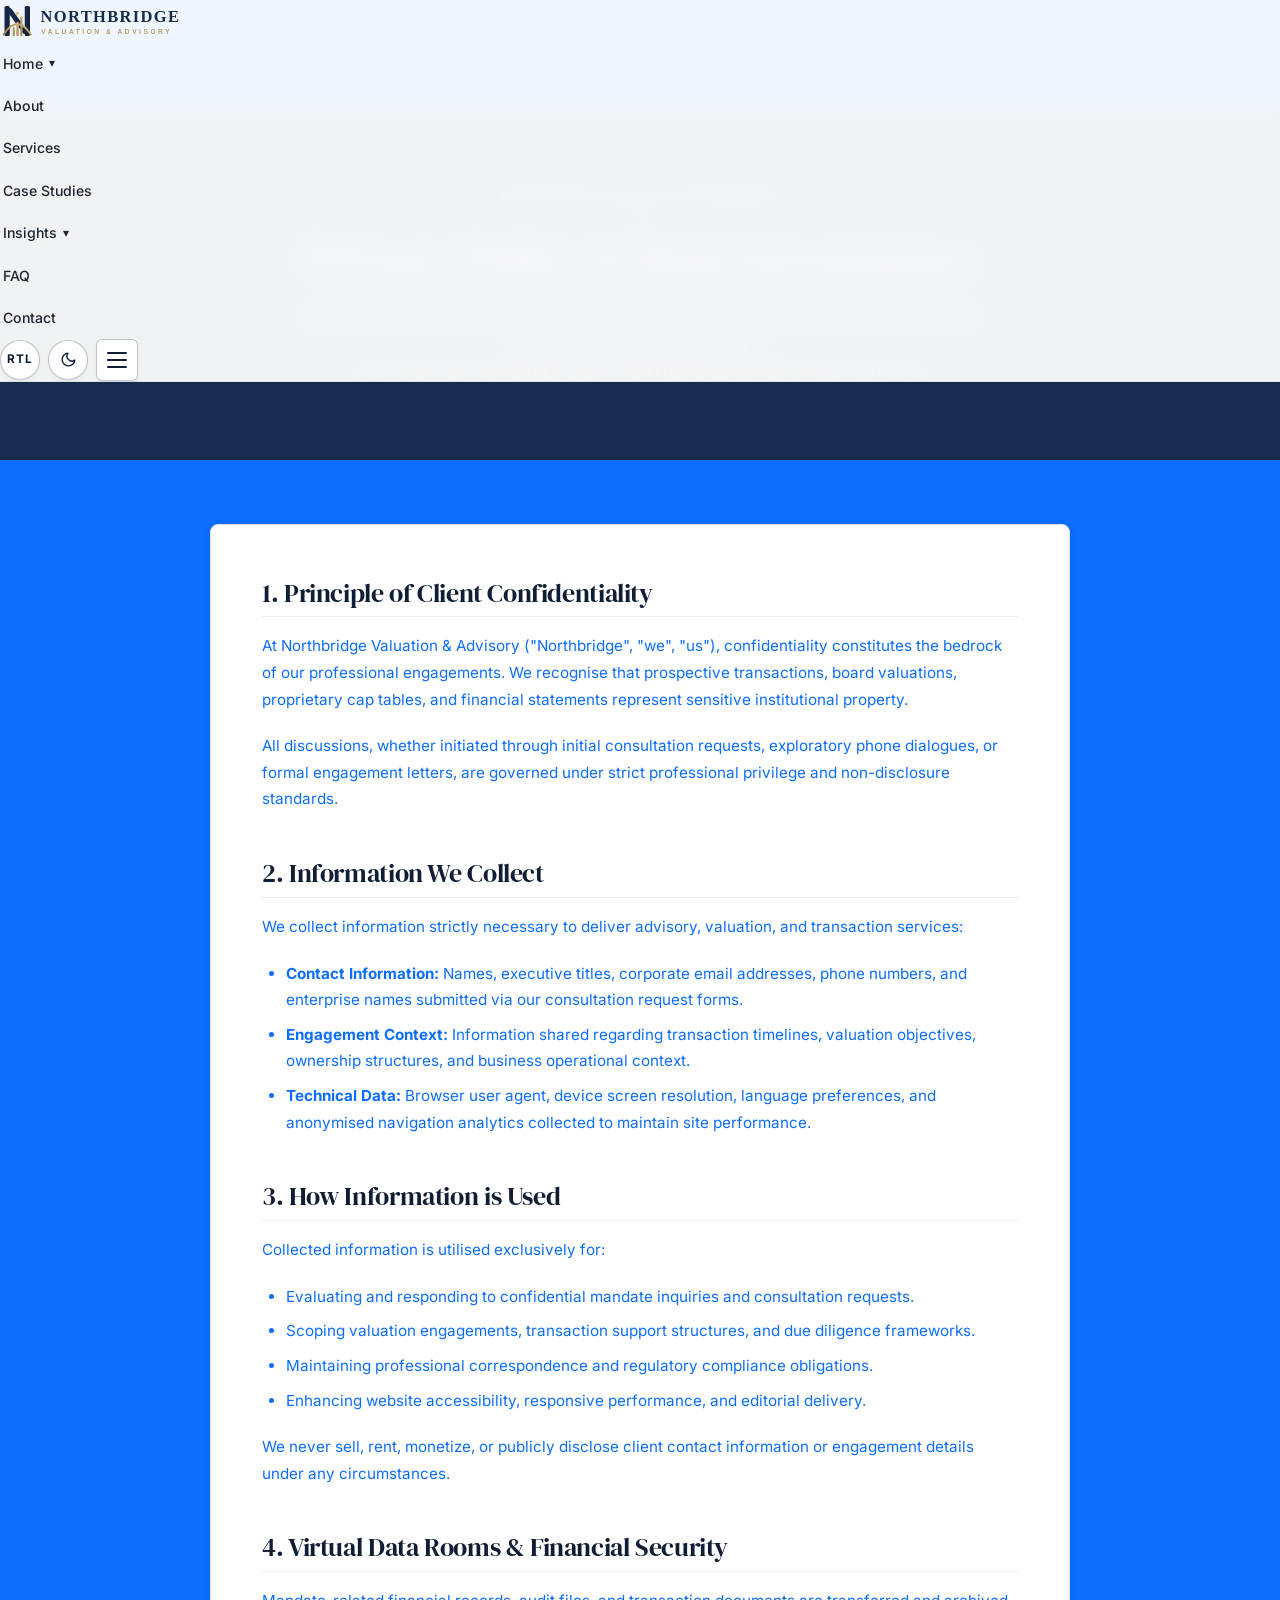
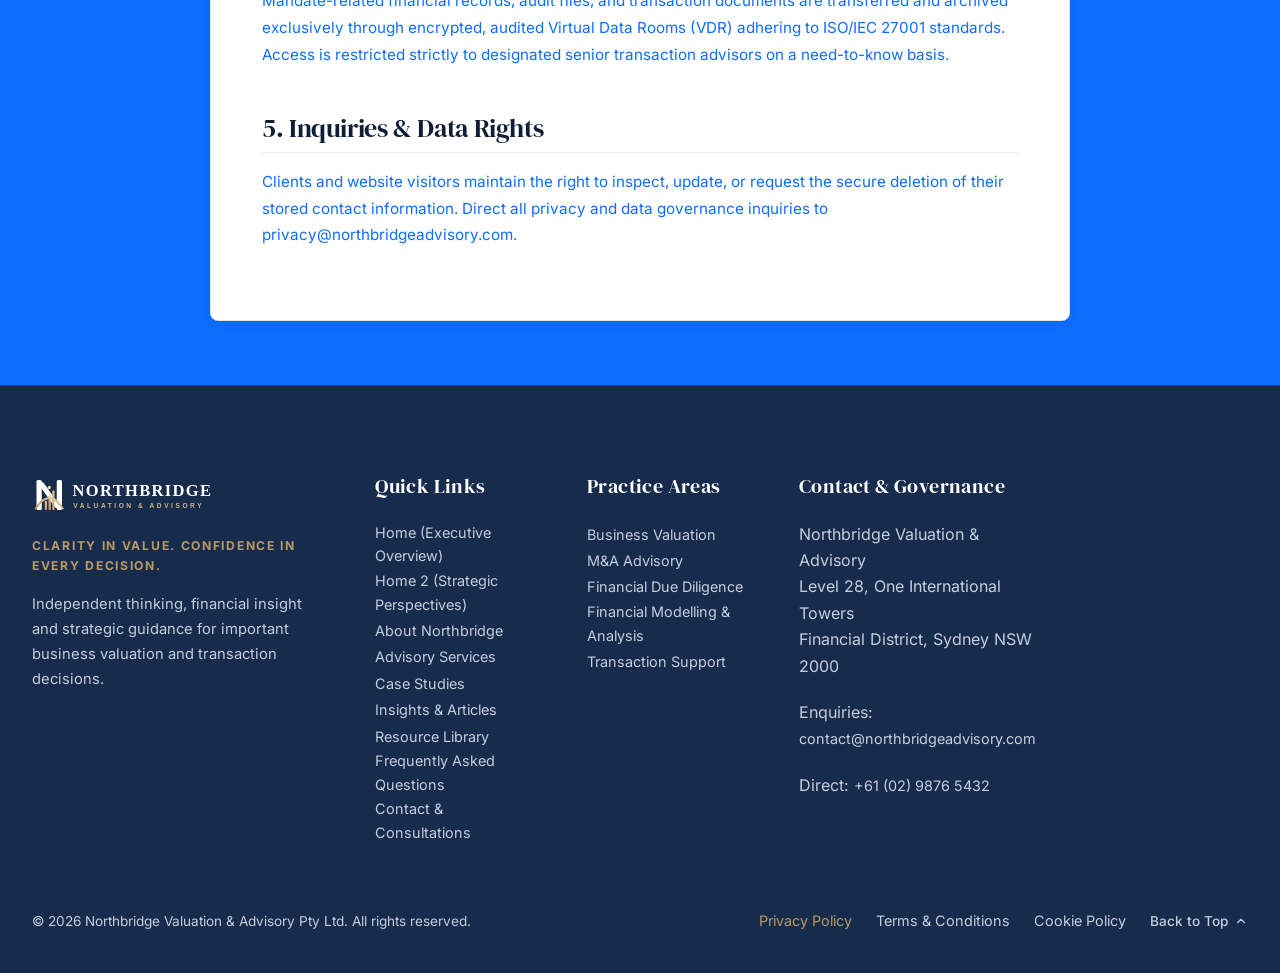
<file: privacy.html>
<!DOCTYPE html>
<html lang="en" dir="ltr" data-theme="light">
<head>
  <meta charset="UTF-8">
  <meta name="viewport" content="width=device-width, initial-scale=1.0">
  <title>Privacy Policy | Northbridge Valuation & Advisory</title>
  <meta name="description" content="Northbridge Valuation & Advisory Privacy Policy. Learn how we handle confidential client information, engagement data, and digital interactions.">
  <meta name="keywords" content="Northbridge privacy policy, client confidentiality, data protection, financial advisory privacy">
  <meta name="author" content="Northbridge Valuation & Advisory">

  <!-- Open Graph -->
  <meta property="og:title" content="Privacy Policy | Northbridge Valuation & Advisory">
  <meta property="og:description" content="Our commitment to client confidentiality, professional discretion, and rigorous data protection.">
  <meta property="og:type" content="website">
  <meta property="og:image" content="assets/images/brand/logo.svg">

  <!-- Favicon -->
  <link rel="icon" type="image/svg+xml" href="assets/images/brand/favicon.svg">

  <!-- Local Stylesheets Only (Offline Ready) -->
  <link rel="stylesheet" href="assets/css/bootstrap.min.css">
  <link rel="stylesheet" href="assets/css/tailwind.css">
  <link rel="stylesheet" href="assets/css/fonts.css">
  <link rel="stylesheet" href="assets/css/main.css">
  <style>
    .legal-content-wrap {
      max-width: 860px;
      margin-inline: auto;
      padding-block: clamp(3rem, 5vw, 5rem);
    }
    .legal-hero {
      background-color: var(--color-primary-navy);
      color: #FFFFFF;
      padding-block: clamp(4rem, 6vw, 6rem);
      text-align: center;
    }
    .legal-hero .section-heading {
      color: #FFFFFF !important;
      margin-bottom: 1rem;
    }
    .legal-hero .section-intro {
      color: #E2E8F0 !important;
      max-width: 650px;
      margin-inline: auto;
      margin-bottom: 1.5rem;
    }
    .legal-meta {
      font-size: 0.85rem;
      color: var(--accent-gold);
      letter-spacing: 0.08em;
      text-transform: uppercase;
      font-weight: 600;
    }
    .legal-body {
      background-color: var(--bg-surface);
      border-radius: 8px;
      border: 1px solid var(--border-color);
      padding: clamp(2rem, 4vw, 3.5rem);
      box-shadow: var(--shadow-sm);
    }
    .legal-section {
      margin-bottom: 2.75rem;
    }
    .legal-section:last-child {
      margin-bottom: 0;
    }
    .legal-h2 {
      font-family: var(--font-heading);
      font-size: clamp(1.4rem, 2vw, 1.75rem);
      color: var(--text-heading);
      margin-bottom: 1rem;
      padding-bottom: 0.5rem;
      border-bottom: 1px solid var(--border-subtle);
    }
    .legal-p {
      font-size: 0.95rem;
      line-height: 1.75;
      color: var(--text-body);
      margin-bottom: 1.25rem;
    }
    .legal-list {
      list-style-type: disc;
      padding-left: 1.5rem;
      margin-bottom: 1.25rem;
      color: var(--text-body);
      font-size: 0.95rem;
      line-height: 1.75;
    }
    [dir="rtl"] .legal-list {
      padding-left: 0;
      padding-right: 1.5rem;
    }
    .legal-list li {
      margin-bottom: 0.5rem;
    }
  </style>
</head>
<body class="bg-primary text-primary antialiased selection:bg-accent-gold/20 selection:text-primary">

  <!-- Accessibility Skip Link -->
  <a href="#main-content" class="nb-skip-link">Skip to main content</a>

  <!-- ======================================================================
       HEADER & NAVIGATION BAR
       ====================================================================== -->
  <header class="nb-header" role="banner">
    <div class="nb-header-container">
      
      <!-- Logo Left -->
      <a href="index.html" class="nb-brand-link" aria-label="Northbridge Valuation &amp; Advisory Homepage">
        <img src="assets/images/brand/logo.svg" alt="Northbridge Valuation &amp; Advisory" class="nb-brand-logo logo-light-mode" width="230" height="38">
        <img src="assets/images/brand/logo-white.svg" alt="Northbridge Valuation &amp; Advisory" class="nb-brand-logo logo-dark-mode" width="230" height="38">
      </a>

      <!-- Desktop Navigation Links -->
      <nav class="nb-nav" aria-label="Primary Navigation">
        <!-- 1. Home Dropdown -->
        <div class="nb-nav-item nb-dropdown">
          <a href="index.html" class="nb-nav-link" id="homeDropdown" aria-haspopup="true" aria-expanded="false">
            <span>Home</span>
            <span class="nb-dropdown-icon" aria-hidden="true">&#9662;</span>
          </a>
          <ul class="nb-dropdown-menu" aria-labelledby="homeDropdown">
            <li class="nb-dropdown-item"><a href="index.html" class="nb-dropdown-link">Home 1 (Executive Overview)</a></li>
            <li class="nb-dropdown-item"><a href="home2.html" class="nb-dropdown-link">Home 2 (Strategic Perspectives)</a></li>
          </ul>
        </div>

        <!-- 2. About -->
        <div class="nb-nav-item">
          <a href="about.html" class="nb-nav-link">About</a>
        </div>

        <!-- 3. Services -->
        <div class="nb-nav-item">
          <a href="services.html" class="nb-nav-link">Services</a>
        </div>

        <!-- 4. Case Studies -->
        <div class="nb-nav-item">
          <a href="case-studies.html" class="nb-nav-link">Case Studies</a>
        </div>

        <!-- 5. Insights Dropdown -->
        <div class="nb-nav-item nb-dropdown">
          <a href="blog.html" class="nb-nav-link" id="insightsDropdown" aria-haspopup="true" aria-expanded="false">
            <span>Insights</span>
            <span class="nb-dropdown-icon" aria-hidden="true">&#9662;</span>
          </a>
          <ul class="nb-dropdown-menu" aria-labelledby="insightsDropdown">
            <li class="nb-dropdown-item"><a href="blog.html" class="nb-dropdown-link">Latest Insights / Blog</a></li>
            <li class="nb-dropdown-item"><a href="resources.html" class="nb-dropdown-link">Business Resources</a></li>
          </ul>
        </div>

        <!-- 6. FAQ -->
        <div class="nb-nav-item">
          <a href="faq.html" class="nb-nav-link">FAQ</a>
        </div>

        <!-- 7. Contact -->
        <div class="nb-nav-item">
          <a href="contact.html" class="nb-nav-link">Contact</a>
        </div>
      </nav>

      <!-- Desktop Right Controls -->
      <div class="nb-desktop-controls">
        <button type="button" class="nb-icon-btn dir-toggle-btn" id="dir-toggle" aria-label="Switch to RTL layout">
          <span class="nb-dir-label">RTL</span>
        </button>
        <button type="button" class="nb-icon-btn theme-toggle-btn" id="theme-toggle" aria-label="Toggle dark mode">
          <svg class="icon-sun" width="18" height="18" viewBox="0 0 24 24" fill="none" stroke="currentColor" stroke-width="2" stroke-linecap="round" stroke-linejoin="round" style="display: none;" aria-hidden="true">
            <circle cx="12" cy="12" r="5"></circle>
            <line x1="12" y1="1" x2="12" y2="3"></line>
            <line x1="12" y1="21" x2="12" y2="23"></line>
            <line x1="4.22" y1="4.22" x2="5.64" y2="5.64"></line>
            <line x1="18.36" y1="18.36" x2="19.78" y2="19.78"></line>
            <line x1="1" y1="12" x2="3" y2="12"></line>
            <line x1="21" y1="12" x2="23" y2="12"></line>
            <line x1="4.22" y1="19.78" x2="5.64" y2="18.36"></line>
            <line x1="18.36" y1="5.64" x2="19.78" y2="4.22"></line>
          </svg>
          <svg class="icon-moon" width="18" height="18" viewBox="0 0 24 24" fill="none" stroke="currentColor" stroke-width="2" stroke-linecap="round" stroke-linejoin="round" aria-hidden="true">
            <path d="M21 12.79A9 9 0 1 1 11.21 3 7 7 0 0 0 21 12.79z"></path>
          </svg>
        </button>
        <a href="contact.html#consultation" class="nb-nav-cta">Book a Consultation</a>
      </div>

      <!-- Mobile & Tablet Controls Bar (RULE[user_global] compliant) -->
      <div class="nb-mobile-controls">
        <button type="button" class="nb-icon-btn dir-toggle-btn" aria-label="Toggle text direction">
          <span class="nb-dir-label">RTL</span>
        </button>
        <button type="button" class="nb-icon-btn theme-toggle-btn" aria-label="Toggle dark mode">
          <svg class="icon-sun" width="17" height="17" viewBox="0 0 24 24" fill="none" stroke="currentColor" stroke-width="2" stroke-linecap="round" stroke-linejoin="round" style="display: none;" aria-hidden="true">
            <circle cx="12" cy="12" r="5"></circle>
            <line x1="12" y1="1" x2="12" y2="3"></line>
            <line x1="12" y1="21" x2="12" y2="23"></line>
            <line x1="4.22" y1="4.22" x2="5.64" y2="5.64"></line>
            <line x1="18.36" y1="18.36" x2="19.78" y2="19.78"></line>
            <line x1="1" y1="12" x2="3" y2="12"></line>
            <line x1="21" y1="12" x2="23" y2="12"></line>
            <line x1="4.22" y1="19.78" x2="5.64" y2="18.36"></line>
            <line x1="18.36" y1="5.64" x2="19.78" y2="4.22"></line>
          </svg>
          <svg class="icon-moon" width="17" height="17" viewBox="0 0 24 24" fill="none" stroke="currentColor" stroke-width="2" stroke-linecap="round" stroke-linejoin="round" aria-hidden="true">
            <path d="M21 12.79A9 9 0 1 1 11.21 3 7 7 0 0 0 21 12.79z"></path>
          </svg>
        </button>
        <button type="button" class="nb-hamburger-btn" aria-label="Open navigation drawer" aria-expanded="false" aria-controls="mobileDrawer">
          <span class="nb-hamburger-bar"></span>
          <span class="nb-hamburger-bar"></span>
          <span class="nb-hamburger-bar"></span>
        </button>
      </div>

    </div>
  </header>

  <!-- Mobile Drawer Menu (RULE[user_global] compliant) -->
  <aside id="mobileDrawer" class="nb-drawer" aria-label="Mobile Navigation Menu" aria-hidden="true">
    <div class="nb-drawer-backdrop" tabindex="-1"></div>
    <div class="nb-drawer-panel">
      
      <div class="nb-drawer-header">
        <a href="index.html" class="nb-drawer-brand">
          <img src="assets/images/brand/logo.svg" alt="Northbridge Valuation &amp; Advisory" class="logo-light-mode" width="190" height="32">
          <img src="assets/images/brand/logo-white.svg" alt="Northbridge Valuation &amp; Advisory" class="logo-dark-mode" width="190" height="32">
        </a>
        <button type="button" class="nb-drawer-close" aria-label="Close navigation menu">
          <svg width="22" height="22" viewBox="0 0 24 24" fill="none" stroke="currentColor" stroke-width="2" stroke-linecap="round" stroke-linejoin="round" aria-hidden="true">
            <line x1="18" y1="6" x2="6" y2="18"></line>
            <line x1="6" y1="6" x2="18" y2="18"></line>
          </svg>
        </button>
      </div>

      <nav class="nb-drawer-nav" aria-label="Mobile Drawer Navigation">
        <div class="nb-drawer-item nb-drawer-dropdown">
          <button type="button" class="nb-drawer-dropdown-btn" aria-expanded="false">
            <span>Home</span>
            <span class="nb-drawer-arrow">&#9662;</span>
          </button>
          <ul class="nb-drawer-submenu">
            <li><a href="index.html" class="nb-drawer-sublink">Home 1 (Executive Overview)</a></li>
            <li><a href="home2.html" class="nb-drawer-sublink">Home 2 (Strategic Perspectives)</a></li>
          </ul>
        </div>
        <a href="about.html" class="nb-drawer-link">About</a>
        <a href="services.html" class="nb-drawer-link">Services</a>
        <a href="case-studies.html" class="nb-drawer-link">Case Studies</a>
        <div class="nb-drawer-item nb-drawer-dropdown">
          <button type="button" class="nb-drawer-dropdown-btn" aria-expanded="false">
            <span>Insights</span>
            <span class="nb-drawer-arrow">&#9662;</span>
          </button>
          <ul class="nb-drawer-submenu">
            <li><a href="blog.html" class="nb-drawer-sublink">Latest Insights / Blog</a></li>
            <li><a href="resources.html" class="nb-drawer-sublink">Business Resources</a></li>
          </ul>
        </div>
        <a href="faq.html" class="nb-drawer-link">FAQ</a>
        <a href="contact.html" class="nb-drawer-link">Contact</a>
      </nav>

      <div class="nb-drawer-footer">
        <div class="nb-drawer-toggles">
          <button type="button" class="nb-btn-toggle dir-toggle-btn" aria-label="Switch text direction">
            <span class="nb-dir-label">RTL Layout</span>
          </button>
          <button type="button" class="nb-btn-toggle theme-toggle-btn" aria-label="Toggle dark mode">
            <span>Theme Toggle</span>
          </button>
        </div>
        <a href="contact.html#consultation" class="nb-btn nb-btn-gold nb-drawer-cta">Book a Consultation</a>
      </div>

    </div>
  </aside>

  <!-- ======================================================================
       MAIN CONTENT: PRIVACY POLICY
       ====================================================================== -->
  <main id="main-content">
    
    <!-- Hero Header -->
    <section class="legal-hero" aria-labelledby="privacy-heading">
      <div class="nb-container">
        <span class="section-eyebrow">CONFIDENTIALITY &amp; GOVERNANCE</span>
        <h1 id="privacy-heading" class="section-heading">Privacy Policy &amp; Data Governance</h1>
        <p class="section-intro">
          Our commitment to safeguarding proprietary client financials, advisory mandates, and personal communication data.
        </p>
        <div class="legal-meta">Last Updated: November 2026 &bull; Northbridge Governance Protocol</div>
      </div>
    </section>

    <!-- Legal Body -->
    <div class="nb-container">
      <div class="legal-content-wrap">
        <article class="legal-body">

          <section class="legal-section">
            <h2 class="legal-h2">1. Principle of Client Confidentiality</h2>
            <p class="legal-p">
              At Northbridge Valuation &amp; Advisory ("Northbridge", "we", "us"), confidentiality constitutes the bedrock of our professional engagements. We recognise that prospective transactions, board valuations, proprietary cap tables, and financial statements represent sensitive institutional property.
            </p>
            <p class="legal-p">
              All discussions, whether initiated through initial consultation requests, exploratory phone dialogues, or formal engagement letters, are governed under strict professional privilege and non-disclosure standards.
            </p>
          </section>

          <section class="legal-section">
            <h2 class="legal-h2">2. Information We Collect</h2>
            <p class="legal-p">We collect information strictly necessary to deliver advisory, valuation, and transaction services:</p>
            <ul class="legal-list">
              <li><strong>Contact Information:</strong> Names, executive titles, corporate email addresses, phone numbers, and enterprise names submitted via our consultation request forms.</li>
              <li><strong>Engagement Context:</strong> Information shared regarding transaction timelines, valuation objectives, ownership structures, and business operational context.</li>
              <li><strong>Technical Data:</strong> Browser user agent, device screen resolution, language preferences, and anonymised navigation analytics collected to maintain site performance.</li>
            </ul>
          </section>

          <section class="legal-section">
            <h2 class="legal-h2">3. How Information is Used</h2>
            <p class="legal-p">Collected information is utilised exclusively for:</p>
            <ul class="legal-list">
              <li>Evaluating and responding to confidential mandate inquiries and consultation requests.</li>
              <li>Scoping valuation engagements, transaction support structures, and due diligence frameworks.</li>
              <li>Maintaining professional correspondence and regulatory compliance obligations.</li>
              <li>Enhancing website accessibility, responsive performance, and editorial delivery.</li>
            </ul>
            <p class="legal-p">
              We never sell, rent, monetize, or publicly disclose client contact information or engagement details under any circumstances.
            </p>
          </section>

          <section class="legal-section">
            <h2 class="legal-h2">4. Virtual Data Rooms &amp; Financial Security</h2>
            <p class="legal-p">
              Mandate-related financial records, audit files, and transaction documents are transferred and archived exclusively through encrypted, audited Virtual Data Rooms (VDR) adhering to ISO/IEC 27001 standards. Access is restricted strictly to designated senior transaction advisors on a need-to-know basis.
            </p>
          </section>

          <section class="legal-section">
            <h2 class="legal-h2">5. Inquiries &amp; Data Rights</h2>
            <p class="legal-p">
              Clients and website visitors maintain the right to inspect, update, or request the secure deletion of their stored contact information. Direct all privacy and data governance inquiries to <a href="contact.html" class="nb-link">privacy@northbridgeadvisory.com</a>.
            </p>
          </section>

        </article>
      </div>
    </div>

  </main>

  <!-- ======================================================================
       FOOTER
       ====================================================================== -->
  <footer class="nb-footer" role="contentinfo">
    <div class="nb-footer-container">
      <div class="nb-footer-top">
        <div class="nb-footer-brand-col">
          <a href="index.html" aria-label="Northbridge Valuation &amp; Advisory Homepage">
            <img src="assets/images/brand/logo-white.svg" alt="Northbridge Valuation &amp; Advisory" class="nb-footer-logo" width="220" height="36">
          </a>
          <p class="nb-footer-tagline">CLARITY IN VALUE. CONFIDENCE IN EVERY DECISION.</p>
          <p class="nb-footer-desc">
            Independent thinking, financial insight and strategic guidance for important business valuation and transaction decisions.
          </p>
        </div>
        <div>
          <h3 class="nb-footer-col-title">Quick Links</h3>
          <ul class="nb-footer-nav">
            <li><a href="index.html" class="nb-footer-link">Home (Executive Overview)</a></li>
            <li><a href="home2.html" class="nb-footer-link">Home 2 (Strategic Perspectives)</a></li>
            <li><a href="about.html" class="nb-footer-link">About Northbridge</a></li>
            <li><a href="services.html" class="nb-footer-link">Advisory Services</a></li>
            <li><a href="case-studies.html" class="nb-footer-link">Case Studies</a></li>
            <li><a href="blog.html" class="nb-footer-link">Insights &amp; Articles</a></li>
            <li><a href="resources.html" class="nb-footer-link">Resource Library</a></li>
            <li><a href="faq.html" class="nb-footer-link">Frequently Asked Questions</a></li>
            <li><a href="contact.html" class="nb-footer-link">Contact &amp; Consultations</a></li>
          </ul>
        </div>
        <div>
          <h3 class="nb-footer-col-title">Practice Areas</h3>
          <ul class="nb-footer-nav">
            <li><a href="services.html#business-valuation" class="nb-footer-link">Business Valuation</a></li>
            <li><a href="services.html#ma-advisory" class="nb-footer-link">M&amp;A Advisory</a></li>
            <li><a href="services.html#financial-due-diligence" class="nb-footer-link">Financial Due Diligence</a></li>
            <li><a href="services.html#financial-analysis" class="nb-footer-link">Financial Modelling &amp; Analysis</a></li>
            <li><a href="services.html#transaction-support" class="nb-footer-link">Transaction Support</a></li>
          </ul>
        </div>
        <div>
          <h3 class="nb-footer-col-title">Contact &amp; Governance</h3>
          <p class="nb-footer-address">
            Northbridge Valuation &amp; Advisory<br>
            Level 28, One International Towers<br>
            Financial District, Sydney NSW 2000
          </p>
          <p class="nb-footer-contact-item">
            <span>Enquiries:</span> <a href="mailto:contact@northbridgeadvisory.com" class="nb-footer-link">contact@northbridgeadvisory.com</a>
          </p>
          <p class="nb-footer-contact-item">
            <span>Direct:</span> <a href="tel:+61298765432" class="nb-footer-link">+61 (02) 9876 5432</a>
          </p>
        </div>
      </div>
      <div class="nb-footer-bottom">
        <div class="nb-footer-copyright">
          &copy; 2026 Northbridge Valuation &amp; Advisory Pty Ltd. All rights reserved.
        </div>
        <div class="nb-footer-legal-links">
          <a href="privacy.html" class="nb-footer-link active" style="color: var(--accent-gold);">Privacy Policy</a>
          <a href="terms.html" class="nb-footer-link">Terms &amp; Conditions</a>
          <a href="cookies.html" class="nb-footer-link">Cookie Policy</a>
          <button type="button" class="nb-back-to-top" aria-label="Scroll back to top of page">
            <span>Back to Top</span>
            <svg width="14" height="14" viewBox="0 0 24 24" fill="none" stroke="currentColor" stroke-width="2" stroke-linecap="round" stroke-linejoin="round" aria-hidden="true">
              <polyline points="18 15 12 9 6 15"></polyline>
            </svg>
          </button>
        </div>
      </div>
    </div>
  </footer>

  <!-- Scripts -->
  <script src="assets/js/bootstrap.bundle.min.js"></script>
  <script src="assets/js/main.js"></script>
</body>
</html>
</file>
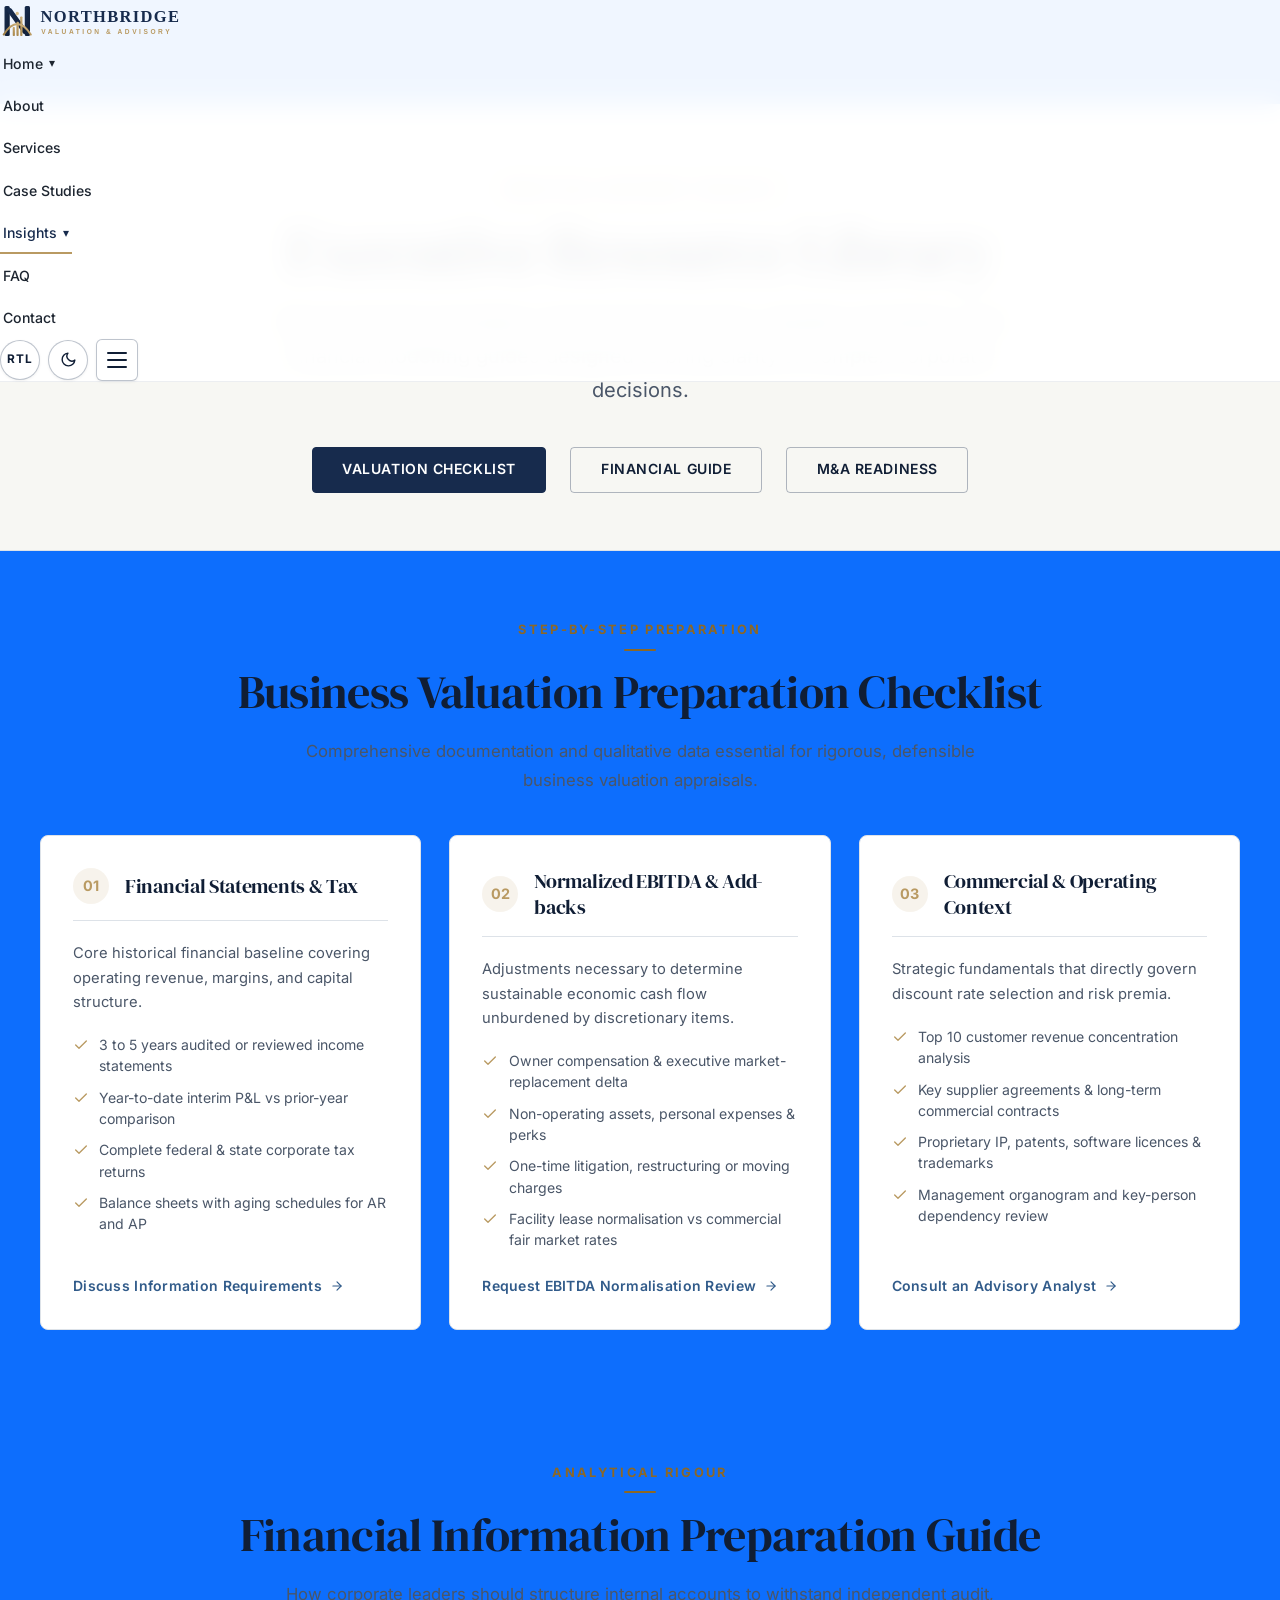
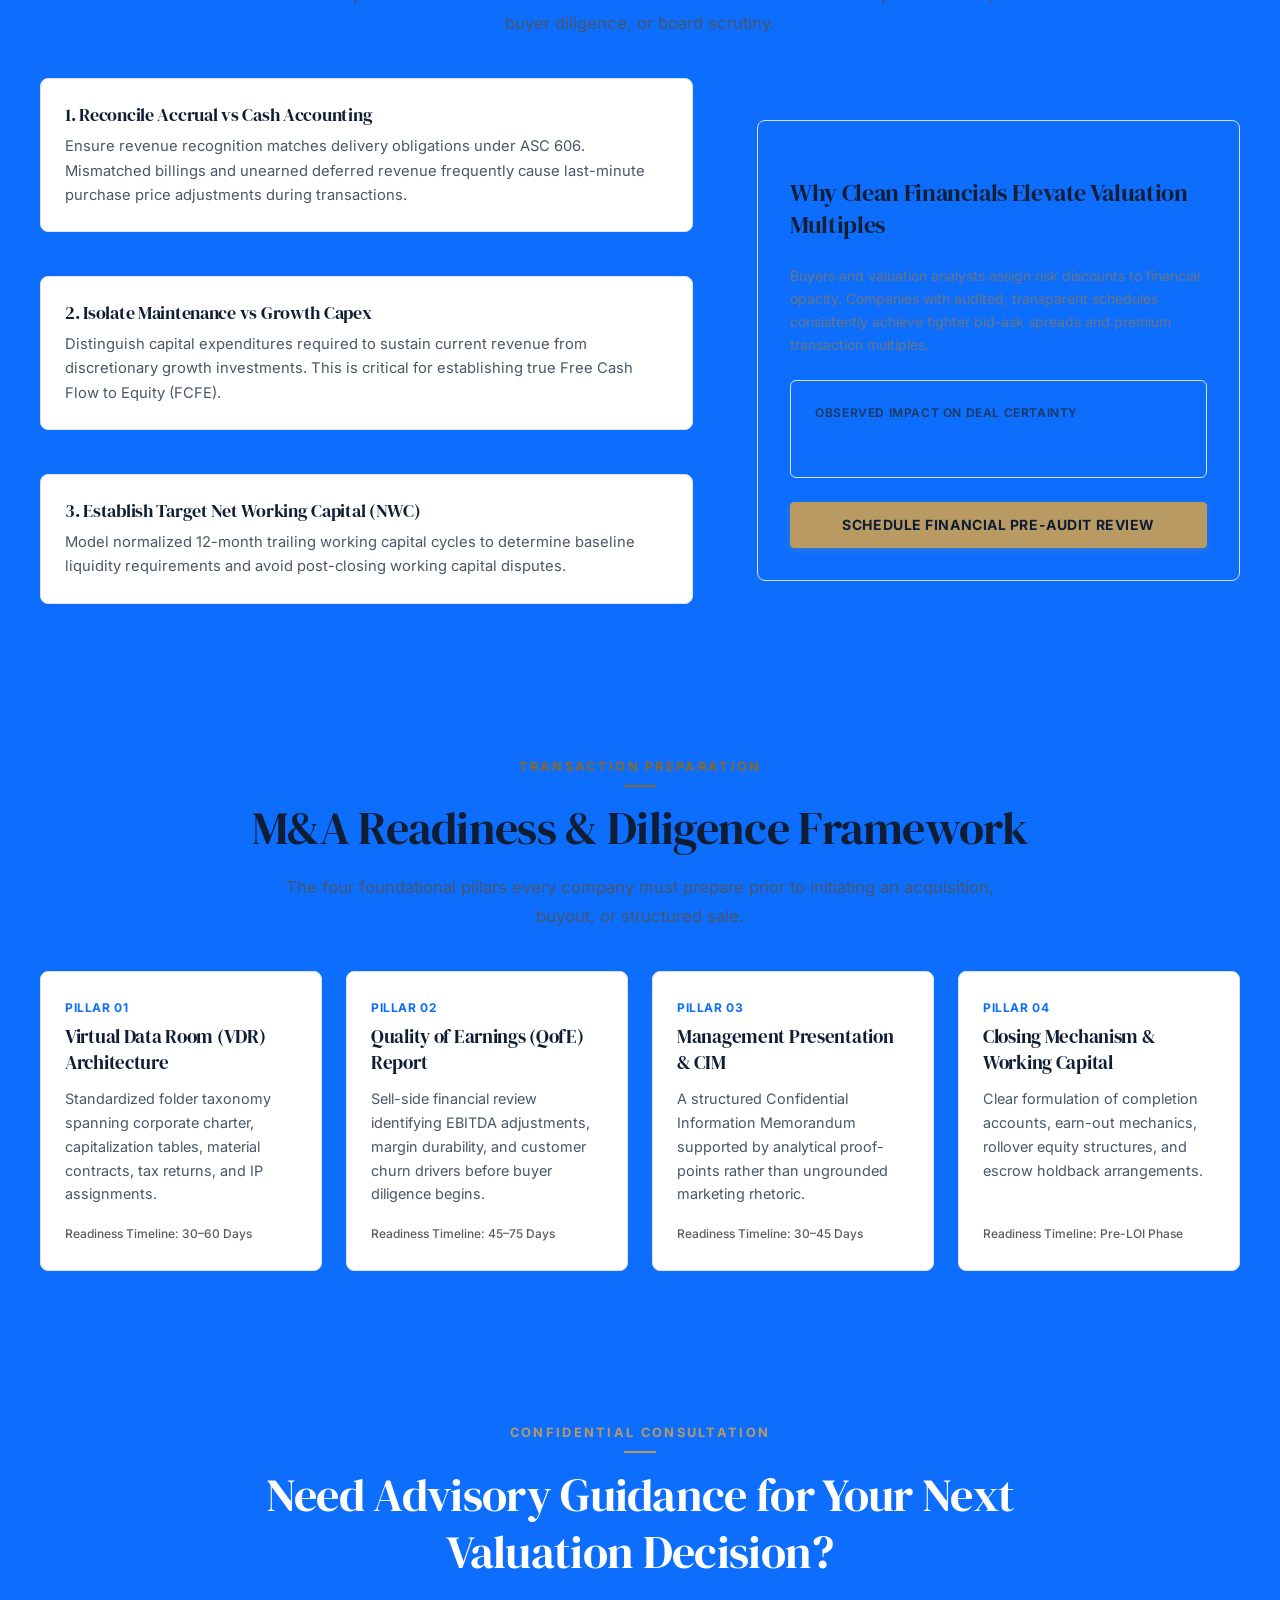
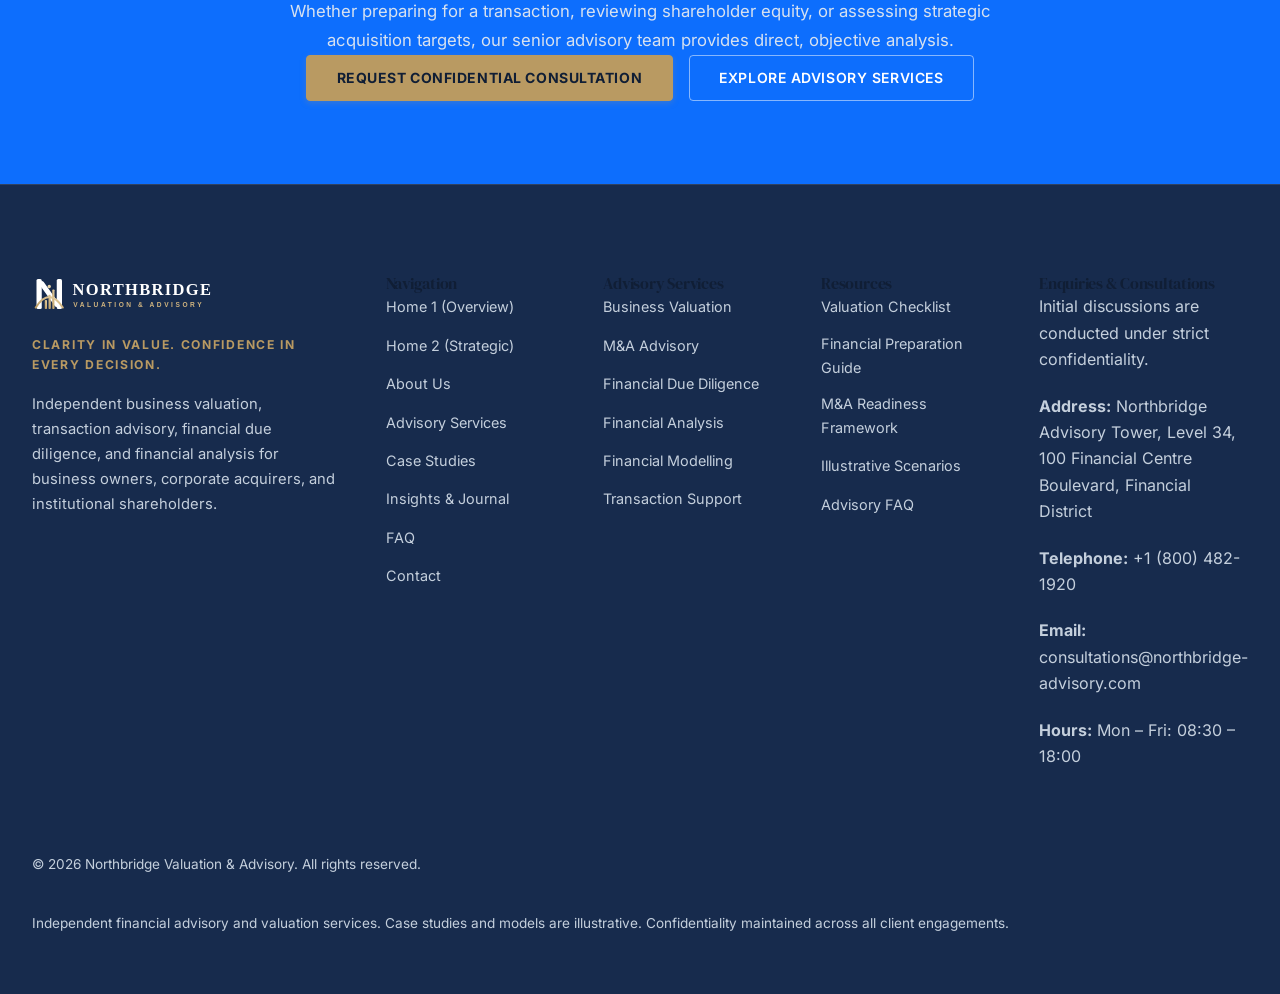
<file: resources.html>
<!DOCTYPE html>
<html lang="en" dir="ltr" data-theme="light">
<head>
  <meta charset="UTF-8">
  <meta name="viewport" content="width=device-width, initial-scale=1.0">
  <title>Executive Resource Library | Northbridge Valuation & Advisory</title>
  <meta name="description" content="Access practical valuation checklists, financial due diligence frameworks, transaction readiness guides, and analytical models from Northbridge Valuation & Advisory.">
  <meta name="keywords" content="business valuation checklist, financial due diligence framework, M&A readiness guide, valuation templates, Northbridge resources">
  <meta name="author" content="Northbridge Valuation & Advisory">

  <!-- Open Graph -->
  <meta property="og:title" content="Executive Resource Library | Northbridge Valuation & Advisory">
  <meta property="og:description" content="Access practical valuation checklists, financial due diligence frameworks, transaction readiness guides, and analytical models.">
  <meta property="og:type" content="website">
  <meta property="og:image" content="assets/images/brand/logo.svg">

  <!-- Favicon -->
  <link rel="icon" type="image/svg+xml" href="assets/images/brand/favicon.svg">

  <!-- Local Stylesheets Only (Offline Ready) -->
  <link rel="stylesheet" href="assets/css/bootstrap.min.css">
  <link rel="stylesheet" href="assets/css/tailwind.css">
  <link rel="stylesheet" href="assets/css/fonts.css">
  <link rel="stylesheet" href="assets/css/main.css">
  <link rel="stylesheet" href="assets/css/resources.css">
</head>
<body class="bg-primary text-primary antialiased selection:bg-accent-gold/20 selection:text-primary">

  <!-- Accessibility Skip Link -->
  <a href="#main-content" class="nb-skip-link">Skip to main content</a>

  <!-- ======================================================================
       HEADER & NAVIGATION BAR
       ====================================================================== -->
  <header class="nb-header" role="banner">
    <div class="nb-header-container">
      
      <!-- Logo Left -->
      <a href="index.html" class="nb-brand-link" aria-label="Northbridge Valuation &amp; Advisory Homepage">
        <img src="assets/images/brand/logo.svg" alt="Northbridge Valuation &amp; Advisory" class="nb-brand-logo logo-light-mode" width="230" height="38">
        <img src="assets/images/brand/logo-white.svg" alt="Northbridge Valuation &amp; Advisory" class="nb-brand-logo logo-dark-mode" width="230" height="38">
      </a>

      <!-- Desktop Navigation Links -->
      <nav class="nb-nav" aria-label="Primary Navigation">
        <!-- 1. Home Dropdown -->
        <div class="nb-nav-item nb-dropdown">
          <a href="index.html" class="nb-nav-link" id="homeDropdown" aria-haspopup="true" aria-expanded="false">
            <span>Home</span>
            <span class="nb-dropdown-icon" aria-hidden="true">&#9662;</span>
          </a>
          <ul class="nb-dropdown-menu" aria-labelledby="homeDropdown">
            <li class="nb-dropdown-item"><a href="index.html" class="nb-dropdown-link">Home 1 (Executive Overview)</a></li>
            <li class="nb-dropdown-item"><a href="home2.html" class="nb-dropdown-link">Home 2 (Strategic Perspectives)</a></li>
          </ul>
        </div>

        <!-- 2. About -->
        <div class="nb-nav-item">
          <a href="about.html" class="nb-nav-link">About</a>
        </div>

        <!-- 3. Services -->
        <div class="nb-nav-item">
          <a href="services.html" class="nb-nav-link">Services</a>
        </div>

        <!-- 4. Case Studies -->
        <div class="nb-nav-item">
          <a href="case-studies.html" class="nb-nav-link">Case Studies</a>
        </div>

        <!-- 5. Insights Dropdown (Active) -->
        <div class="nb-nav-item nb-dropdown">
          <a href="blog.html" class="nb-nav-link active" id="insightsDropdown" aria-haspopup="true" aria-expanded="false">
            <span>Insights</span>
            <span class="nb-dropdown-icon" aria-hidden="true">&#9662;</span>
          </a>
          <ul class="nb-dropdown-menu" aria-labelledby="insightsDropdown">
            <li class="nb-dropdown-item"><a href="blog.html" class="nb-dropdown-link">Latest Insights / Blog</a></li>
            <li class="nb-dropdown-item"><a href="resources.html" class="nb-dropdown-link active">Business Resources</a></li>
          </ul>
        </div>

        <!-- 6. FAQ -->
        <div class="nb-nav-item">
          <a href="faq.html" class="nb-nav-link">FAQ</a>
        </div>

        <!-- 7. Contact -->
        <div class="nb-nav-item">
          <a href="contact.html" class="nb-nav-link">Contact</a>
        </div>
      </nav>

      <!-- Desktop Right Controls -->
      <div class="nb-desktop-controls">
        <button type="button" class="nb-icon-btn dir-toggle-btn" id="dir-toggle" aria-label="Switch to RTL layout">
          <span class="nb-dir-label">RTL</span>
        </button>

        <button type="button" class="nb-icon-btn theme-toggle-btn" id="theme-toggle" aria-label="Switch to dark mode">
          <svg class="icon-sun" width="18" height="18" viewBox="0 0 24 24" fill="none" stroke="currentColor" stroke-width="2" stroke-linecap="round" stroke-linejoin="round" style="display: none;" aria-hidden="true">
            <circle cx="12" cy="12" r="5"></circle>
            <line x1="12" y1="1" x2="12" y2="3"></line>
            <line x1="12" y1="21" x2="12" y2="23"></line>
            <line x1="4.22" y1="4.22" x2="5.64" y2="5.64"></line>
            <line x1="18.36" y1="18.36" x2="19.78" y2="19.78"></line>
            <line x1="1" y1="12" x2="3" y2="12"></line>
            <line x1="21" y1="12" x2="23" y2="12"></line>
            <line x1="4.22" y1="19.78" x2="5.64" y2="18.36"></line>
            <line x1="18.36" y1="5.64" x2="19.78" y2="4.22"></line>
          </svg>
          <svg class="icon-moon" width="18" height="18" viewBox="0 0 24 24" fill="none" stroke="currentColor" stroke-width="2" stroke-linecap="round" stroke-linejoin="round" aria-hidden="true">
            <path d="M21 12.79A9 9 0 1 1 11.21 3 7 7 0 0 0 21 12.79z"></path>
          </svg>
        </button>

        <a href="contact.html#consultation" class="nb-nav-cta">Book a Consultation</a>
      </div>

      <!-- Mobile & Tablet Controls Bar -->
      <div class="nb-mobile-controls">
        <button type="button" class="nb-icon-btn dir-toggle-btn" aria-label="Toggle text direction">
          <span class="nb-dir-label">RTL</span>
        </button>
        <button type="button" class="nb-icon-btn theme-toggle-btn" aria-label="Toggle dark mode">
          <svg class="icon-sun" width="17" height="17" viewBox="0 0 24 24" fill="none" stroke="currentColor" stroke-width="2" stroke-linecap="round" stroke-linejoin="round" style="display: none;" aria-hidden="true">
            <circle cx="12" cy="12" r="5"></circle>
            <line x1="12" y1="1" x2="12" y2="3"></line>
            <line x1="12" y1="21" x2="12" y2="23"></line>
            <line x1="4.22" y1="4.22" x2="5.64" y2="5.64"></line>
            <line x1="18.36" y1="18.36" x2="19.78" y2="19.78"></line>
            <line x1="1" y1="12" x2="3" y2="12"></line>
            <line x1="21" y1="12" x2="23" y2="12"></line>
            <line x1="4.22" y1="19.78" x2="5.64" y2="18.36"></line>
            <line x1="18.36" y1="5.64" x2="19.78" y2="4.22"></line>
          </svg>
          <svg class="icon-moon" width="17" height="17" viewBox="0 0 24 24" fill="none" stroke="currentColor" stroke-width="2" stroke-linecap="round" stroke-linejoin="round" aria-hidden="true">
            <path d="M21 12.79A9 9 0 1 1 11.21 3 7 7 0 0 0 21 12.79z"></path>
          </svg>
        </button>
        <button type="button" class="nb-hamburger-btn" aria-label="Open navigation drawer" aria-expanded="false" aria-controls="mobileDrawer">
          <span class="nb-hamburger-bar"></span>
          <span class="nb-hamburger-bar"></span>
          <span class="nb-hamburger-bar"></span>
        </button>
      </div>

    </div>
  </header>

  <!-- Mobile & Tablet Full Navigation Drawer -->
  <div class="nb-drawer-backdrop" aria-hidden="true"></div>
  <aside class="nb-drawer" id="mobileDrawer" role="dialog" aria-modal="true" aria-label="Mobile Navigation Menu">
    <div class="nb-drawer-header">
      <a href="index.html" class="nb-brand-link" aria-label="Northbridge Valuation &amp; Advisory Homepage">
        <img src="assets/images/brand/logo.svg" alt="Northbridge Valuation &amp; Advisory" class="nb-brand-logo logo-light-mode" width="190" height="32">
        <img src="assets/images/brand/logo-white.svg" alt="Northbridge Valuation &amp; Advisory" class="nb-brand-logo logo-dark-mode" width="190" height="32">
      </a>
      <button type="button" class="nb-drawer-close-btn" aria-label="Close navigation menu">
        <svg width="20" height="20" viewBox="0 0 24 24" fill="none" stroke="currentColor" stroke-width="2" stroke-linecap="round" stroke-linejoin="round" aria-hidden="true">
          <line x1="18" y1="6" x2="6" y2="18"></line>
          <line x1="6" y1="6" x2="18" y2="18"></line>
        </svg>
      </button>
    </div>

    <div class="nb-drawer-body">
      <ul class="nb-drawer-nav">
        <!-- Home Accordion -->
        <li class="nb-drawer-item">
          <button type="button" class="nb-drawer-link nb-drawer-toggle-btn" data-target="drawerHomeSubnav" aria-expanded="false">
            <span>Home</span>
            <span class="nb-drawer-toggle-icon" aria-hidden="true">&#9662;</span>
          </button>
          <ul class="nb-drawer-subnav" id="drawerHomeSubnav">
            <li><a href="index.html" class="nb-drawer-sublink">Home 1</a></li>
            <li><a href="home2.html" class="nb-drawer-sublink">Home 2</a></li>
          </ul>
        </li>

        <!-- About -->
        <li class="nb-drawer-item">
          <a href="about.html" class="nb-drawer-link">About</a>
        </li>

        <!-- Services -->
        <li class="nb-drawer-item">
          <a href="services.html" class="nb-drawer-link">Services</a>
        </li>

        <!-- Case Studies -->
        <li class="nb-drawer-item">
          <a href="case-studies.html" class="nb-drawer-link">Case Studies</a>
        </li>

        <!-- Insights Accordion -->
        <li class="nb-drawer-item">
          <button type="button" class="nb-drawer-link nb-drawer-toggle-btn" data-target="drawerInsightsSubnav" aria-expanded="true">
            <span>Insights</span>
            <span class="nb-drawer-toggle-icon" aria-hidden="true">&#9662;</span>
          </button>
          <ul class="nb-drawer-subnav open" id="drawerInsightsSubnav" style="display: block;">
            <li><a href="blog.html" class="nb-drawer-sublink">Latest Insights / Blog</a></li>
            <li><a href="resources.html" class="nb-drawer-sublink active">Business Resources</a></li>
          </ul>
        </li>

        <!-- FAQ -->
        <li class="nb-drawer-item">
          <a href="faq.html" class="nb-drawer-link">FAQ</a>
        </li>

        <!-- Contact -->
        <li class="nb-drawer-item">
          <a href="contact.html" class="nb-drawer-link">Contact</a>
        </li>
      </ul>

      <div class="nb-drawer-footer">
        <a href="contact.html#consultation" class="nb-drawer-cta">Book a Consultation</a>
      </div>
    </div>
  </aside>

  <!-- ======================================================================
       MAIN CONTENT
       ====================================================================== -->
  <main id="main-content">

    <!-- --------------------------------------------------------------------
         HERO SECTION: Executive Resource Library
         -------------------------------------------------------------------- -->
    <section id="resources-hero" aria-labelledby="resourcesHeroHeading">
      <div class="nb-container text-center">
        <span class="resources-hero-badge">PRACTICAL ADVISORY TOOLKITS</span>
        <h1 id="resourcesHeroHeading" class="resources-hero-title">Executive Resource Library</h1>
        <p class="resources-hero-desc">
          Structured documentation, technical frameworks, valuation checklists, and financial modelling guides designed to bring clarity to complex corporate decisions.
        </p>
        <div class="flex flex-wrap items-center justify-center gap-4">
          <a href="#checklist" class="nb-btn nb-btn-primary">Valuation Checklist</a>
          <a href="#financial-guide" class="nb-btn nb-btn-outline">Financial Guide</a>
          <a href="#ma-readiness" class="nb-btn nb-btn-outline">M&amp;A Readiness</a>
        </div>
      </div>
    </section>

    <!-- --------------------------------------------------------------------
         SECTION 01: #checklist (Valuation Preparation Checklist)
         -------------------------------------------------------------------- -->
    <section id="checklist" class="nb-section" aria-labelledby="checklistHeading">
      <div class="nb-container">
        
        <div class="nb-section-header">
          <span class="section-eyebrow">STEP-BY-STEP PREPARATION</span>
          <h2 id="checklistHeading" class="section-heading">Business Valuation Preparation Checklist</h2>
          <p class="section-intro">
            Comprehensive documentation and qualitative data essential for rigorous, defensible business valuation appraisals.
          </p>
        </div>

        <div class="checklist-card-grid">
          
          <!-- Card 01 -->
          <div class="checklist-card">
            <div class="checklist-card-header">
              <span class="checklist-number">01</span>
              <h3 class="checklist-card-title">Financial Statements &amp; Tax</h3>
            </div>
            <p class="checklist-card-desc">
              Core historical financial baseline covering operating revenue, margins, and capital structure.
            </p>
            <ul class="checklist-items-list">
              <li class="checklist-item">
                <svg width="16" height="16" viewBox="0 0 24 24" fill="none" stroke="currentColor" stroke-width="2" stroke-linecap="round" stroke-linejoin="round"><polyline points="20 6 9 17 4 12"></polyline></svg>
                <span>3 to 5 years audited or reviewed income statements</span>
              </li>
              <li class="checklist-item">
                <svg width="16" height="16" viewBox="0 0 24 24" fill="none" stroke="currentColor" stroke-width="2" stroke-linecap="round" stroke-linejoin="round"><polyline points="20 6 9 17 4 12"></polyline></svg>
                <span>Year-to-date interim P&amp;L vs prior-year comparison</span>
              </li>
              <li class="checklist-item">
                <svg width="16" height="16" viewBox="0 0 24 24" fill="none" stroke="currentColor" stroke-width="2" stroke-linecap="round" stroke-linejoin="round"><polyline points="20 6 9 17 4 12"></polyline></svg>
                <span>Complete federal &amp; state corporate tax returns</span>
              </li>
              <li class="checklist-item">
                <svg width="16" height="16" viewBox="0 0 24 24" fill="none" stroke="currentColor" stroke-width="2" stroke-linecap="round" stroke-linejoin="round"><polyline points="20 6 9 17 4 12"></polyline></svg>
                <span>Balance sheets with aging schedules for AR and AP</span>
              </li>
            </ul>
            <a href="contact.html#consultation" class="nb-arrow-link mt-auto">
              <span>Discuss Information Requirements</span>
              <svg width="14" height="14" viewBox="0 0 24 24" fill="none" stroke="currentColor" stroke-width="2" stroke-linecap="round" stroke-linejoin="round"><line x1="5" y1="12" x2="19" y2="12"></line><polyline points="12 5 19 12 12 19"></polyline></svg>
            </a>
          </div>

          <!-- Card 02 -->
          <div class="checklist-card">
            <div class="checklist-card-header">
              <span class="checklist-number">02</span>
              <h3 class="checklist-card-title">Normalized EBITDA &amp; Add-backs</h3>
            </div>
            <p class="checklist-card-desc">
              Adjustments necessary to determine sustainable economic cash flow unburdened by discretionary items.
            </p>
            <ul class="checklist-items-list">
              <li class="checklist-item">
                <svg width="16" height="16" viewBox="0 0 24 24" fill="none" stroke="currentColor" stroke-width="2" stroke-linecap="round" stroke-linejoin="round"><polyline points="20 6 9 17 4 12"></polyline></svg>
                <span>Owner compensation &amp; executive market-replacement delta</span>
              </li>
              <li class="checklist-item">
                <svg width="16" height="16" viewBox="0 0 24 24" fill="none" stroke="currentColor" stroke-width="2" stroke-linecap="round" stroke-linejoin="round"><polyline points="20 6 9 17 4 12"></polyline></svg>
                <span>Non-operating assets, personal expenses &amp; perks</span>
              </li>
              <li class="checklist-item">
                <svg width="16" height="16" viewBox="0 0 24 24" fill="none" stroke="currentColor" stroke-width="2" stroke-linecap="round" stroke-linejoin="round"><polyline points="20 6 9 17 4 12"></polyline></svg>
                <span>One-time litigation, restructuring or moving charges</span>
              </li>
              <li class="checklist-item">
                <svg width="16" height="16" viewBox="0 0 24 24" fill="none" stroke="currentColor" stroke-width="2" stroke-linecap="round" stroke-linejoin="round"><polyline points="20 6 9 17 4 12"></polyline></svg>
                <span>Facility lease normalisation vs commercial fair market rates</span>
              </li>
            </ul>
            <a href="contact.html#consultation" class="nb-arrow-link mt-auto">
              <span>Request EBITDA Normalisation Review</span>
              <svg width="14" height="14" viewBox="0 0 24 24" fill="none" stroke="currentColor" stroke-width="2" stroke-linecap="round" stroke-linejoin="round"><line x1="5" y1="12" x2="19" y2="12"></line><polyline points="12 5 19 12 12 19"></polyline></svg>
            </a>
          </div>

          <!-- Card 03 -->
          <div class="checklist-card">
            <div class="checklist-card-header">
              <span class="checklist-number">03</span>
              <h3 class="checklist-card-title">Commercial &amp; Operating Context</h3>
            </div>
            <p class="checklist-card-desc">
              Strategic fundamentals that directly govern discount rate selection and risk premia.
            </p>
            <ul class="checklist-items-list">
              <li class="checklist-item">
                <svg width="16" height="16" viewBox="0 0 24 24" fill="none" stroke="currentColor" stroke-width="2" stroke-linecap="round" stroke-linejoin="round"><polyline points="20 6 9 17 4 12"></polyline></svg>
                <span>Top 10 customer revenue concentration analysis</span>
              </li>
              <li class="checklist-item">
                <svg width="16" height="16" viewBox="0 0 24 24" fill="none" stroke="currentColor" stroke-width="2" stroke-linecap="round" stroke-linejoin="round"><polyline points="20 6 9 17 4 12"></polyline></svg>
                <span>Key supplier agreements &amp; long-term commercial contracts</span>
              </li>
              <li class="checklist-item">
                <svg width="16" height="16" viewBox="0 0 24 24" fill="none" stroke="currentColor" stroke-width="2" stroke-linecap="round" stroke-linejoin="round"><polyline points="20 6 9 17 4 12"></polyline></svg>
                <span>Proprietary IP, patents, software licences &amp; trademarks</span>
              </li>
              <li class="checklist-item">
                <svg width="16" height="16" viewBox="0 0 24 24" fill="none" stroke="currentColor" stroke-width="2" stroke-linecap="round" stroke-linejoin="round"><polyline points="20 6 9 17 4 12"></polyline></svg>
                <span>Management organogram and key-person dependency review</span>
              </li>
            </ul>
            <a href="contact.html#consultation" class="nb-arrow-link mt-auto">
              <span>Consult an Advisory Analyst</span>
              <svg width="14" height="14" viewBox="0 0 24 24" fill="none" stroke="currentColor" stroke-width="2" stroke-linecap="round" stroke-linejoin="round"><line x1="5" y1="12" x2="19" y2="12"></line><polyline points="12 5 19 12 12 19"></polyline></svg>
            </a>
          </div>

        </div>

      </div>
    </section>

    <!-- --------------------------------------------------------------------
         SECTION 02: #financial-guide (Financial Information Preparation Guide)
         -------------------------------------------------------------------- -->
    <section id="financial-guide" class="nb-section bg-surface" aria-labelledby="guideHeading">
      <div class="nb-container">
        
        <div class="nb-section-header">
          <span class="section-eyebrow">ANALYTICAL RIGOUR</span>
          <h2 id="guideHeading" class="section-heading">Financial Information Preparation Guide</h2>
          <p class="section-intro">
            How corporate leaders should structure internal accounts to withstand independent audit, buyer diligence, or board scrutiny.
          </p>
        </div>

        <div class="guide-content-grid">
          
          <!-- Left Column: Steps -->
          <div class="flex flex-col gap-4">
            
            <div class="guide-step-card">
              <h3 class="guide-step-title">1. Reconcile Accrual vs Cash Accounting</h3>
              <p class="guide-step-text">
                Ensure revenue recognition matches delivery obligations under ASC 606. Mismatched billings and unearned deferred revenue frequently cause last-minute purchase price adjustments during transactions.
              </p>
            </div>

            <div class="guide-step-card">
              <h3 class="guide-step-title">2. Isolate Maintenance vs Growth Capex</h3>
              <p class="guide-step-text">
                Distinguish capital expenditures required to sustain current revenue from discretionary growth investments. This is critical for establishing true Free Cash Flow to Equity (FCFE).
              </p>
            </div>

            <div class="guide-step-card">
              <h3 class="guide-step-title">3. Establish Target Net Working Capital (NWC)</h3>
              <p class="guide-step-text">
                Model normalized 12-month trailing working capital cycles to determine baseline liquidity requirements and avoid post-closing working capital disputes.
              </p>
            </div>

          </div>

          <!-- Right Column: Visual Summary Box -->
          <div class="bg-card border border-border-color rounded-lg p-8 flex flex-col justify-between">
            <div>
              <span class="text-xs font-bold tracking-widest text-accent-gold-text uppercase mb-2 block">DUE DILIGENCE READINESS</span>
              <h3 class="font-heading text-2xl text-heading mb-4">Why Clean Financials Elevate Valuation Multiples</h3>
              <p class="text-secondary text-sm leading-relaxed mb-6">
                Buyers and valuation analysts assign risk discounts to financial opacity. Companies with audited, transparent schedules consistently achieve tighter bid-ask spreads and premium transaction multiples.
              </p>
              <div class="p-4 bg-primary/40 rounded border border-border-color mb-6">
                <div class="text-xs text-muted mb-1 font-semibold uppercase tracking-wider">Observed Impact on Deal Certainty</div>
                <div class="font-heading text-xl text-heading">85% Lower Exclusivity Retrading Risk</div>
              </div>
            </div>
            <a href="contact.html#consultation" class="nb-btn nb-btn-gold text-center">Schedule Financial Pre-Audit Review</a>
          </div>

        </div>

      </div>
    </section>

    <!-- --------------------------------------------------------------------
         SECTION 03: #ma-readiness (M&A Readiness Framework)
         -------------------------------------------------------------------- -->
    <section id="ma-readiness" class="nb-section" aria-labelledby="maReadinessHeading">
      <div class="nb-container">
        
        <div class="nb-section-header">
          <span class="section-eyebrow">TRANSACTION PREPARATION</span>
          <h2 id="maReadinessHeading" class="section-heading">M&amp;A Readiness &amp; Diligence Framework</h2>
          <p class="section-intro">
            The four foundational pillars every company must prepare prior to initiating an acquisition, buyout, or structured sale.
          </p>
        </div>

        <div class="ma-readiness-matrix">
          
          <div class="matrix-pillar-card">
            <span class="text-xs font-bold text-accent-gold uppercase tracking-wider mb-2">PILLAR 01</span>
            <h3 class="matrix-pillar-title">Virtual Data Room (VDR) Architecture</h3>
            <p class="matrix-pillar-desc">
              Standardized folder taxonomy spanning corporate charter, capitalization tables, material contracts, tax returns, and IP assignments.
            </p>
            <div class="text-xs text-muted font-medium">Readiness Timeline: 30–60 Days</div>
          </div>

          <div class="matrix-pillar-card">
            <span class="text-xs font-bold text-accent-gold uppercase tracking-wider mb-2">PILLAR 02</span>
            <h3 class="matrix-pillar-title">Quality of Earnings (QofE) Report</h3>
            <p class="matrix-pillar-desc">
              Sell-side financial review identifying EBITDA adjustments, margin durability, and customer churn drivers before buyer diligence begins.
            </p>
            <div class="text-xs text-muted font-medium">Readiness Timeline: 45–75 Days</div>
          </div>

          <div class="matrix-pillar-card">
            <span class="text-xs font-bold text-accent-gold uppercase tracking-wider mb-2">PILLAR 03</span>
            <h3 class="matrix-pillar-title">Management Presentation &amp; CIM</h3>
            <p class="matrix-pillar-desc">
              A structured Confidential Information Memorandum supported by analytical proof-points rather than ungrounded marketing rhetoric.
            </p>
            <div class="text-xs text-muted font-medium">Readiness Timeline: 30–45 Days</div>
          </div>

          <div class="matrix-pillar-card">
            <span class="text-xs font-bold text-accent-gold uppercase tracking-wider mb-2">PILLAR 04</span>
            <h3 class="matrix-pillar-title">Closing Mechanism &amp; Working Capital</h3>
            <p class="matrix-pillar-desc">
              Clear formulation of completion accounts, earn-out mechanics, rollover equity structures, and escrow holdback arrangements.
            </p>
            <div class="text-xs text-muted font-medium">Readiness Timeline: Pre-LOI Phase</div>
          </div>

        </div>

      </div>
    </section>

    <!-- --------------------------------------------------------------------
         SECTION 04: Signature Closing CTA
         -------------------------------------------------------------------- -->
    <section id="resources-cta" class="nb-section-cta bg-color-primary-navy text-white" aria-labelledby="resourcesCtaHeading">
      <div class="nb-container text-center max-w-4xl mx-auto">
        <span class="section-eyebrow text-accent-gold">CONFIDENTIAL CONSULTATION</span>
        <h2 id="resourcesCtaHeading" class="section-heading text-white">Need Advisory Guidance for Your Next Valuation Decision?</h2>
        <p class="section-intro text-slate-300 max-w-2xl mx-auto mb-8">
          Whether preparing for a transaction, reviewing shareholder equity, or assessing strategic acquisition targets, our senior advisory team provides direct, objective analysis.
        </p>
        <div class="cta-group-centred flex flex-wrap items-center justify-center gap-4">
          <a href="contact.html#consultation" class="nb-btn nb-btn-gold">Request Confidential Consultation</a>
          <a href="services.html" class="nb-btn nb-btn-outline border-white text-white hover:bg-white hover:text-navy">Explore Advisory Services</a>
        </div>
      </div>
    </section>

  </main>

  <!-- ======================================================================
       GLOBAL 5-COLUMN FOOTER
       ====================================================================== -->
  <footer class="nb-footer" role="contentinfo">
    <div class="nb-footer-container">
      
      <!-- Top Grid: 5 Columns -->
      <div class="nb-footer-top">
        
        <!-- Column 1: Brand & Tagline -->
        <div class="nb-footer-col">
          <div class="nb-footer-brand">
            <img src="assets/images/brand/logo-white.svg" alt="Northbridge Valuation &amp; Advisory" class="nb-footer-logo" width="220" height="36">
          </div>
          <p class="nb-footer-tagline">
            CLARITY IN VALUE. CONFIDENCE IN EVERY DECISION.
          </p>
          <p class="nb-footer-desc">
            Independent business valuation, transaction advisory, financial due diligence, and financial analysis for business owners, corporate acquirers, and institutional shareholders.
          </p>
        </div>

        <!-- Column 2: Navigation -->
        <div class="nb-footer-col">
          <h4 class="nb-footer-heading">Navigation</h4>
          <ul class="nb-footer-links">
            <li><a href="index.html" class="nb-footer-link">Home 1 (Overview)</a></li>
            <li><a href="home2.html" class="nb-footer-link">Home 2 (Strategic)</a></li>
            <li><a href="about.html" class="nb-footer-link">About Us</a></li>
            <li><a href="services.html" class="nb-footer-link">Advisory Services</a></li>
            <li><a href="case-studies.html" class="nb-footer-link">Case Studies</a></li>
            <li><a href="blog.html" class="nb-footer-link">Insights &amp; Journal</a></li>
            <li><a href="faq.html" class="nb-footer-link">FAQ</a></li>
            <li><a href="contact.html" class="nb-footer-link">Contact</a></li>
          </ul>
        </div>

        <!-- Column 3: Advisory Services -->
        <div class="nb-footer-col">
          <h4 class="nb-footer-heading">Advisory Services</h4>
          <ul class="nb-footer-links">
            <li><a href="services.html#business-valuation" class="nb-footer-link">Business Valuation</a></li>
            <li><a href="services.html#ma-advisory" class="nb-footer-link">M&amp;A Advisory</a></li>
            <li><a href="services.html#financial-due-diligence" class="nb-footer-link">Financial Due Diligence</a></li>
            <li><a href="services.html#financial-analysis" class="nb-footer-link">Financial Analysis</a></li>
            <li><a href="services.html#financial-modelling" class="nb-footer-link">Financial Modelling</a></li>
            <li><a href="services.html#transaction-support" class="nb-footer-link">Transaction Support</a></li>
          </ul>
        </div>

        <!-- Column 4: Resources & Knowledge -->
        <div class="nb-footer-col">
          <h4 class="nb-footer-heading">Resources</h4>
          <ul class="nb-footer-links">
            <li><a href="resources.html#checklist" class="nb-footer-link">Valuation Checklist</a></li>
            <li><a href="resources.html#financial-guide" class="nb-footer-link">Financial Preparation Guide</a></li>
            <li><a href="resources.html#ma-readiness" class="nb-footer-link">M&amp;A Readiness Framework</a></li>
            <li><a href="case-studies.html" class="nb-footer-link">Illustrative Scenarios</a></li>
            <li><a href="faq.html" class="nb-footer-link">Advisory FAQ</a></li>
          </ul>
        </div>

        <!-- Column 5: Confidential Contact -->
        <div class="nb-footer-col">
          <h4 class="nb-footer-heading">Enquiries &amp; Consultations</h4>
          <p class="nb-footer-contact-intro">
            Initial discussions are conducted under strict confidentiality.
          </p>
          <div class="nb-footer-contact-details">
            <p><strong>Address:</strong> Northbridge Advisory Tower, Level 34, 100 Financial Centre Boulevard, Financial District</p>
            <p><strong>Telephone:</strong> +1 (800) 482-1920</p>
            <p><strong>Email:</strong> consultations@northbridge-advisory.com</p>
            <p><strong>Hours:</strong> Mon – Fri: 08:30 – 18:00</p>
          </div>
        </div>

      </div>

      <!-- Bottom Bar -->
      <div class="nb-footer-bottom">
        <p class="nb-footer-copyright">
          &copy; 2026 Northbridge Valuation &amp; Advisory. All rights reserved.
        </p>
        <p class="nb-footer-disclaimer">
          Independent financial advisory and valuation services. Case studies and models are illustrative. Confidentiality maintained across all client engagements.
        </p>
      </div>

    </div>
  </footer>

  <!-- Scripts -->
  <script src="assets/js/main.js"></script>
</body>
</html>
</file>
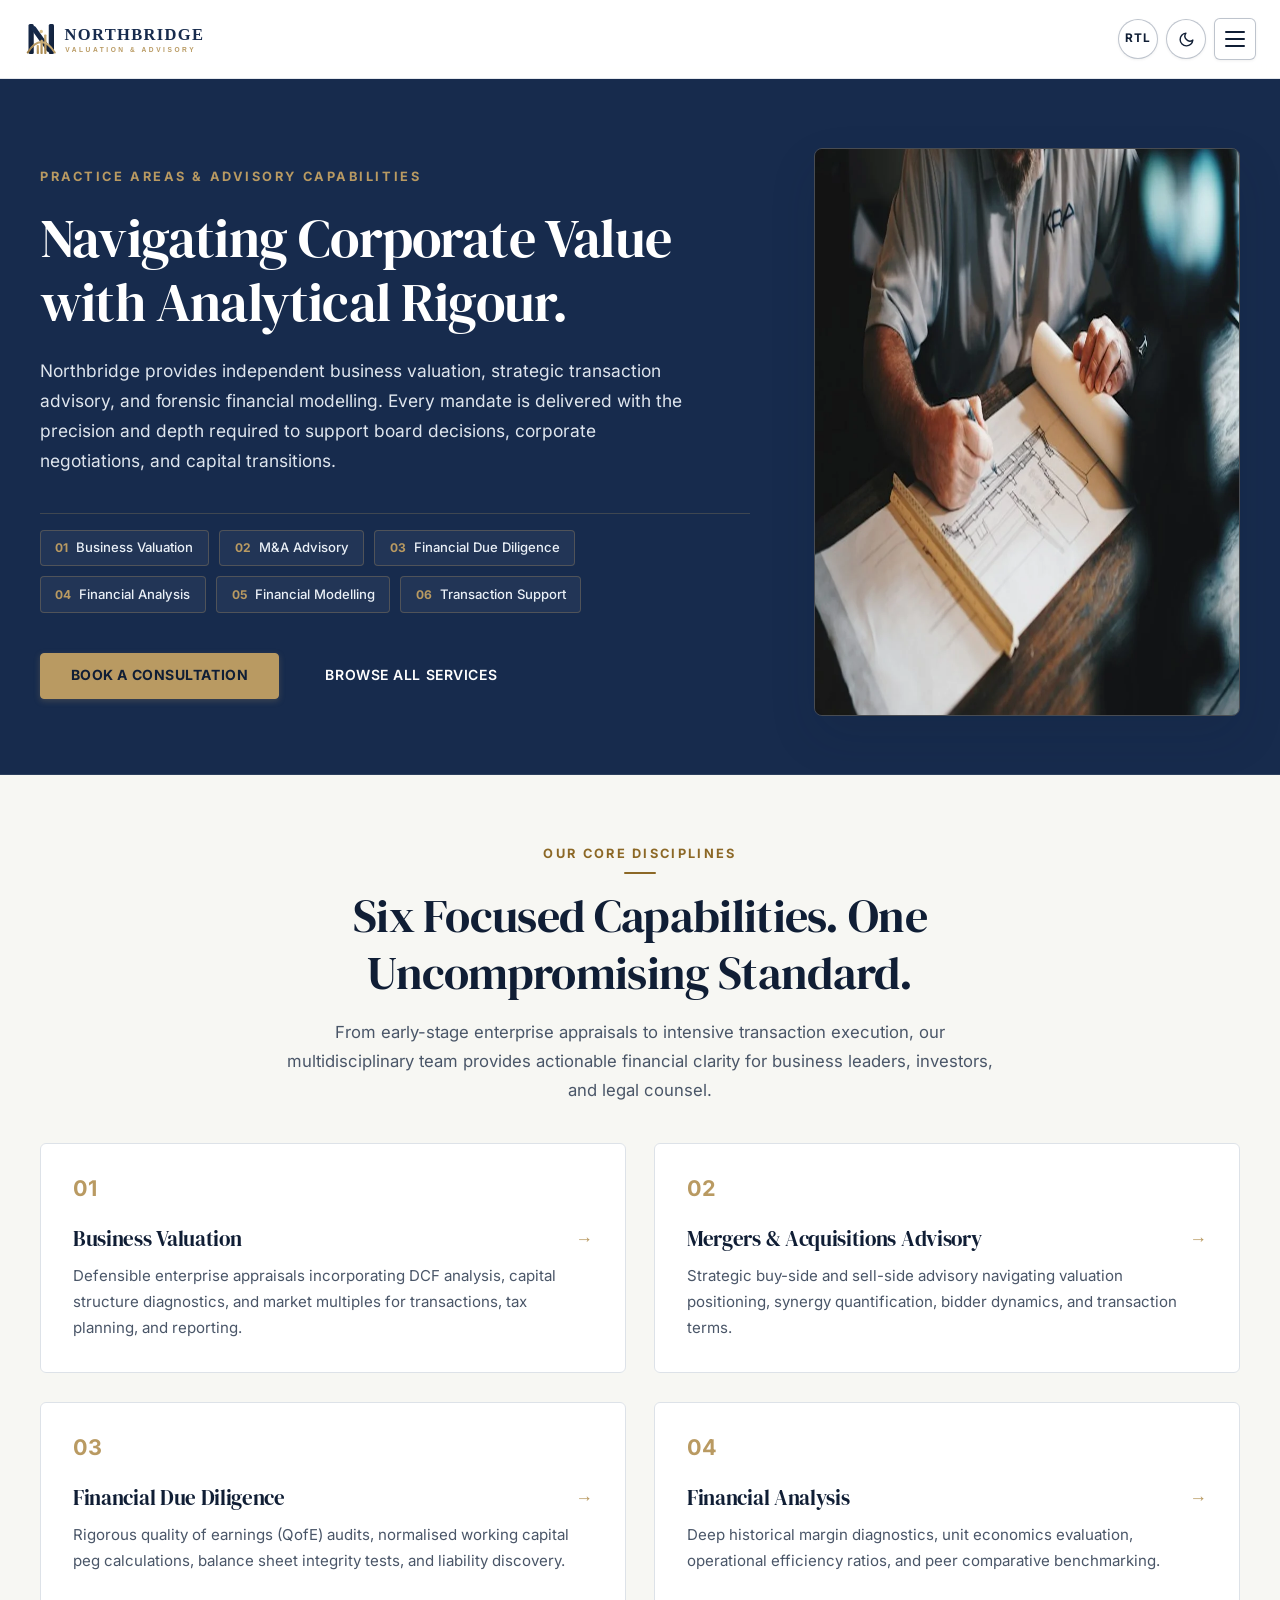
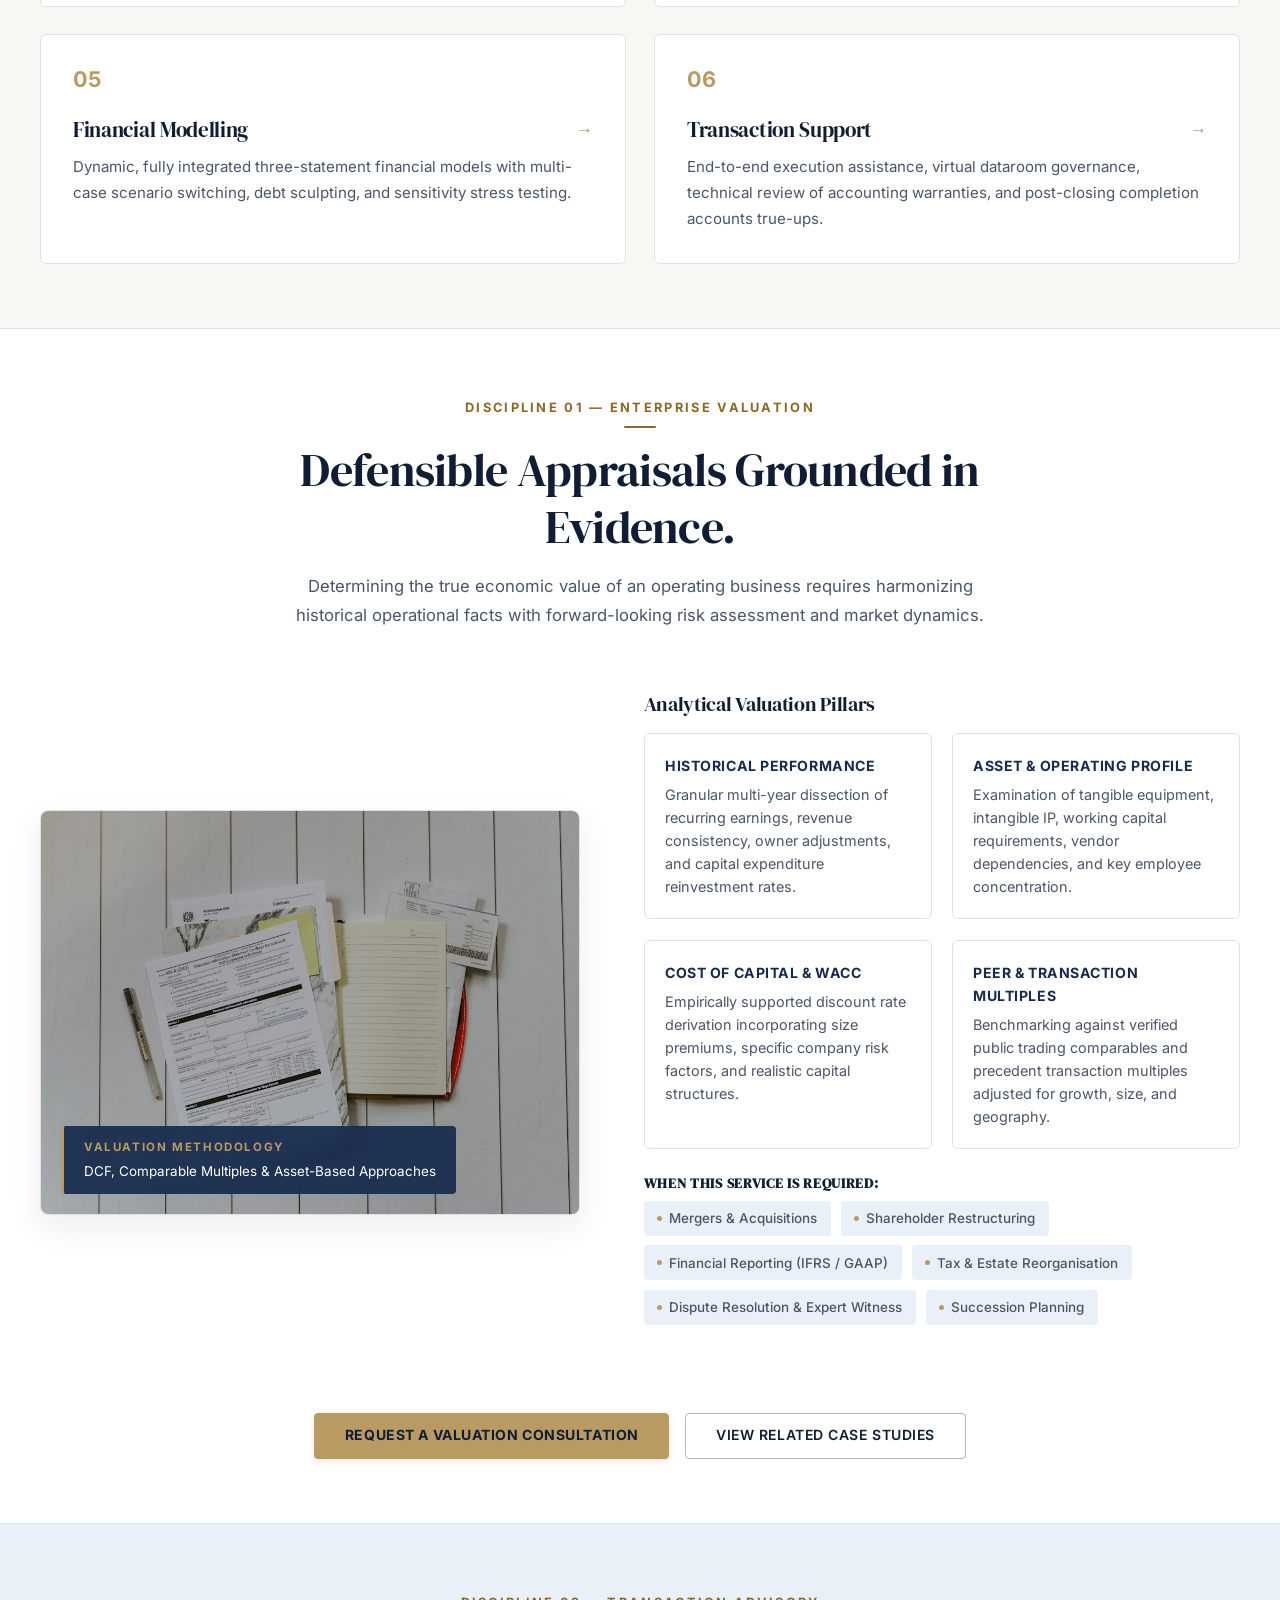
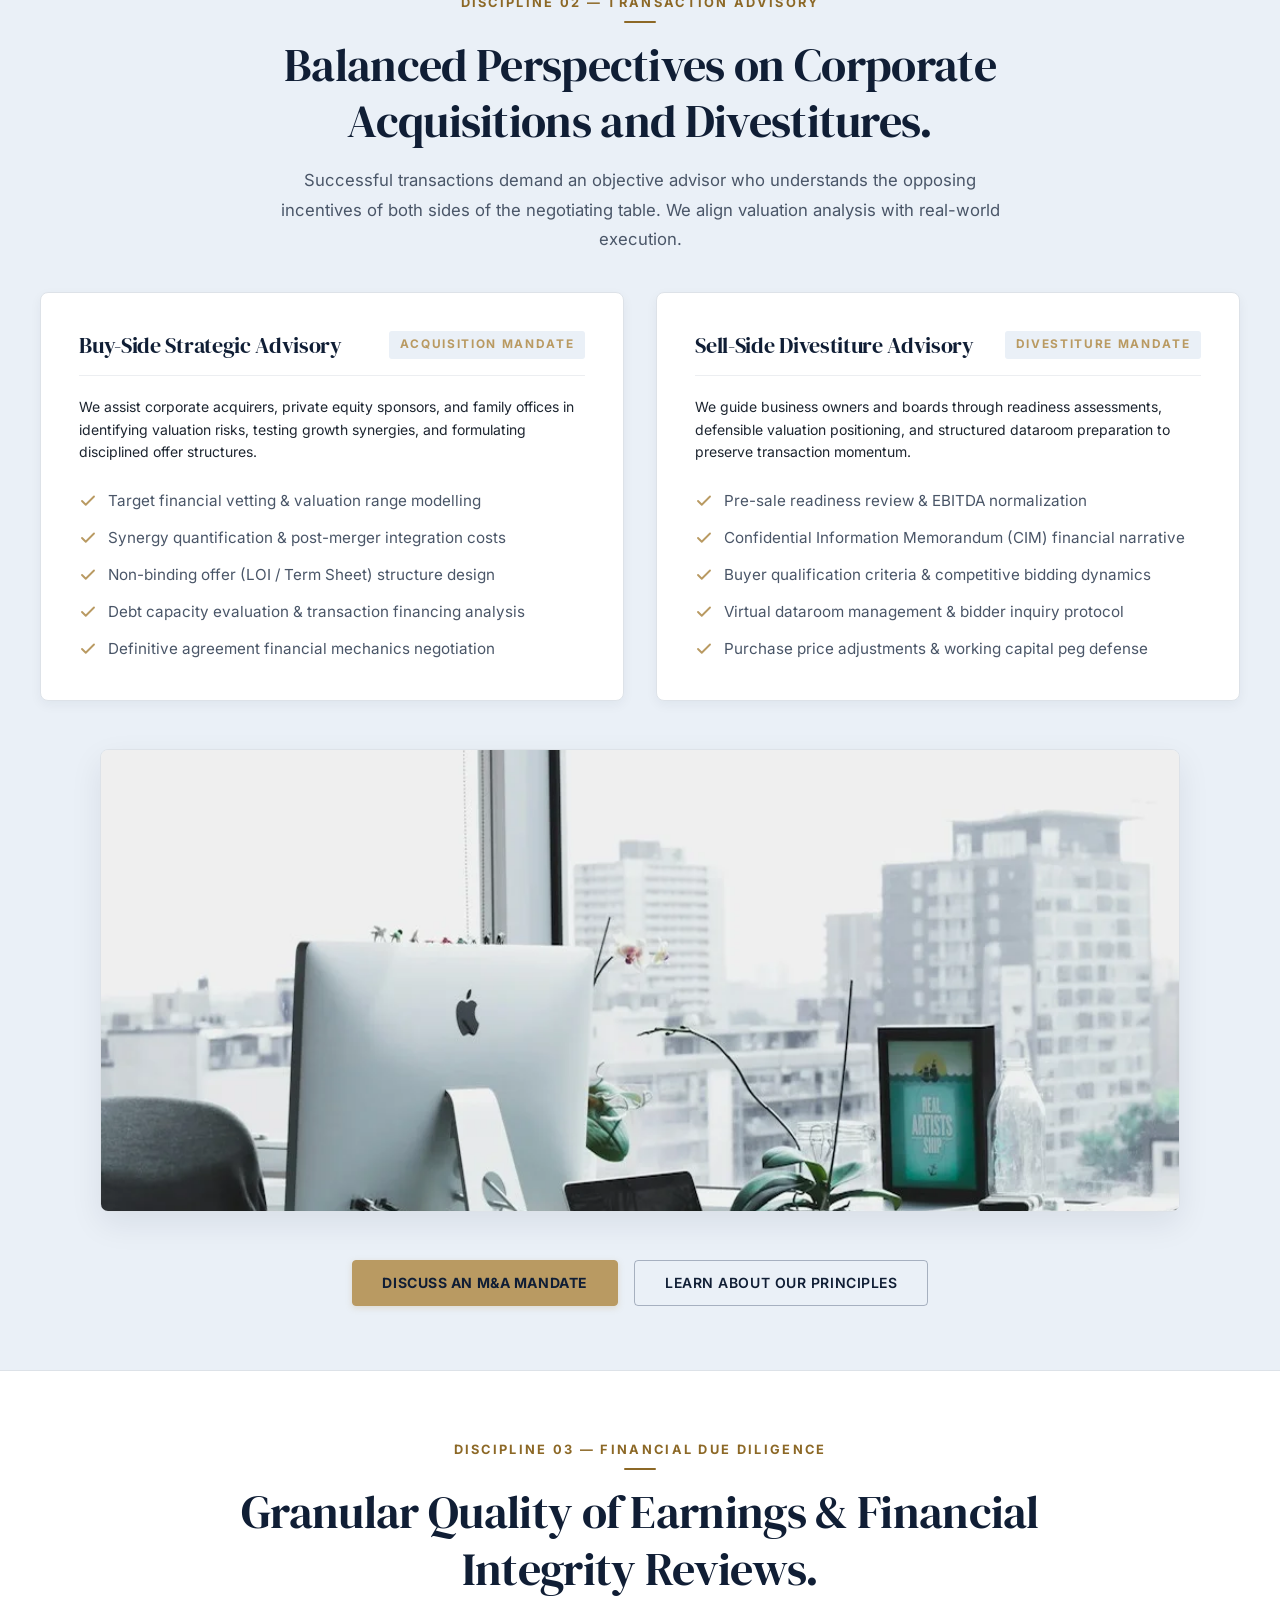
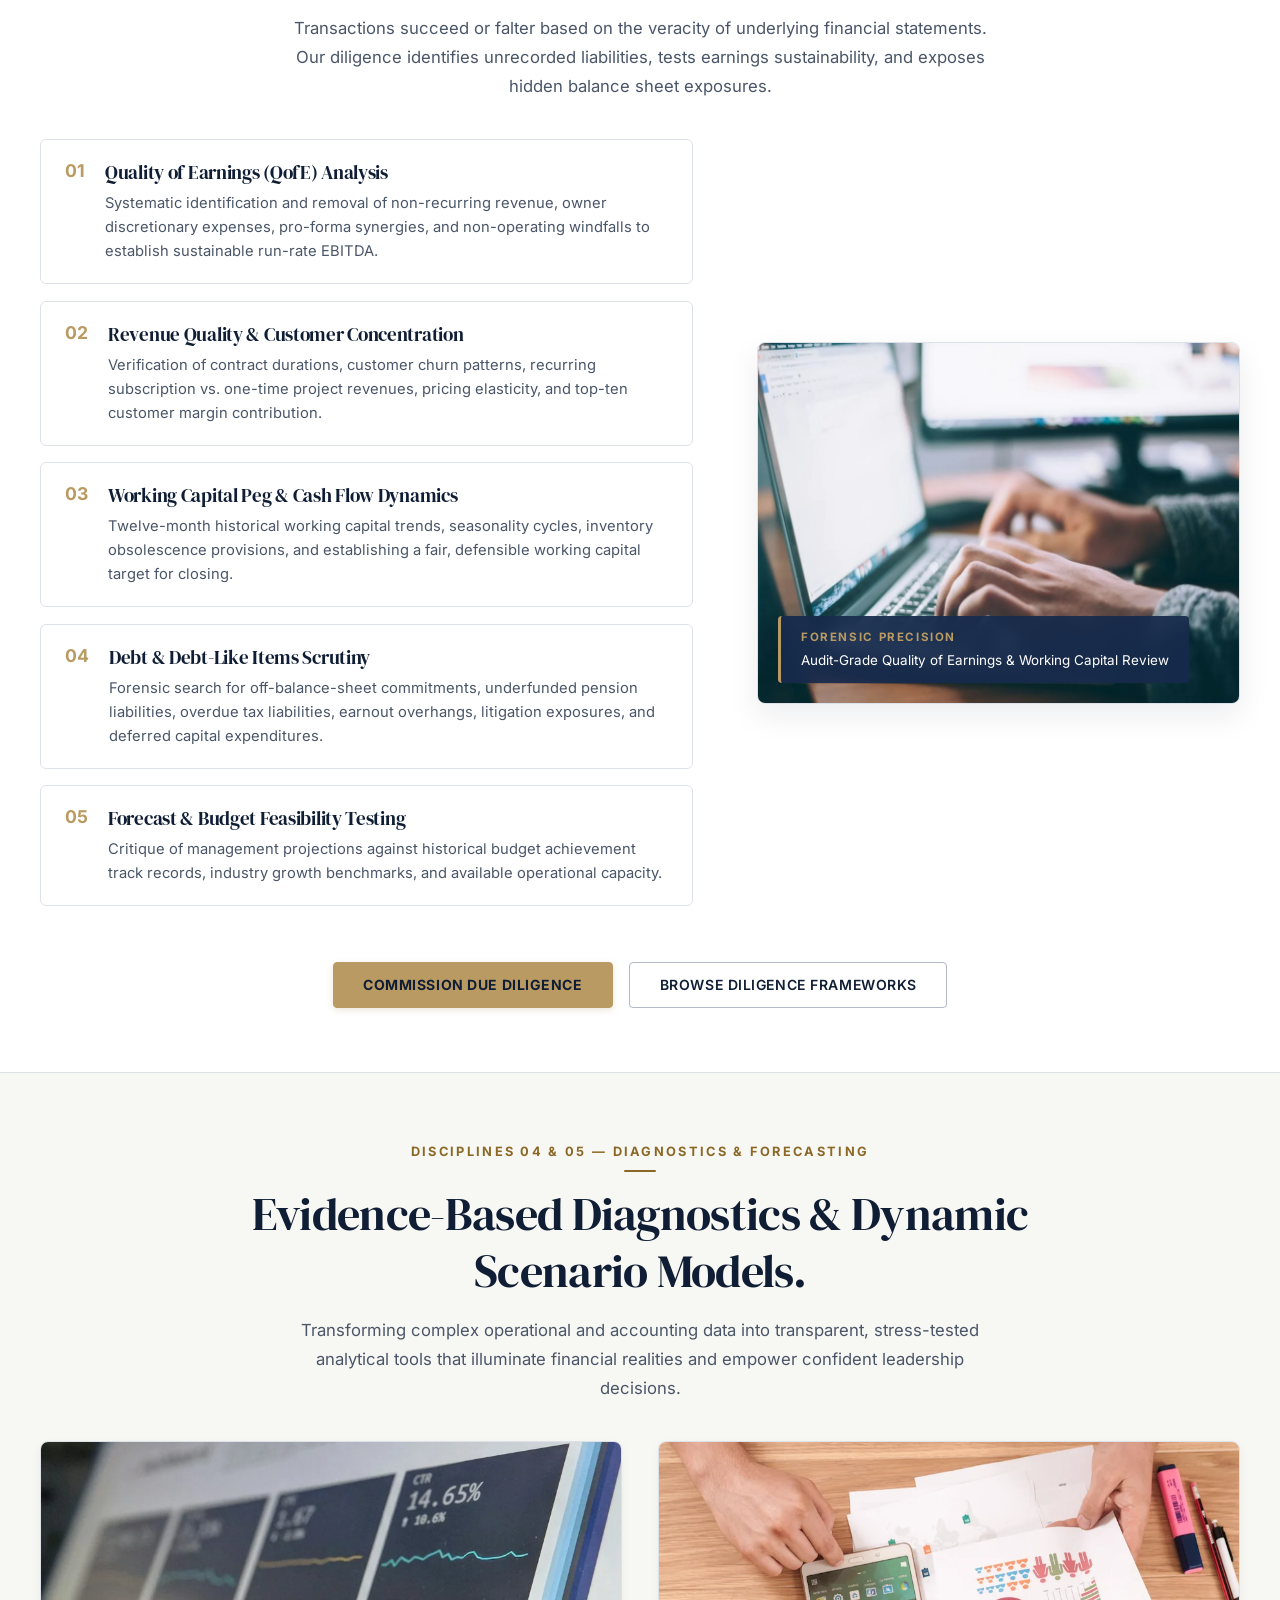
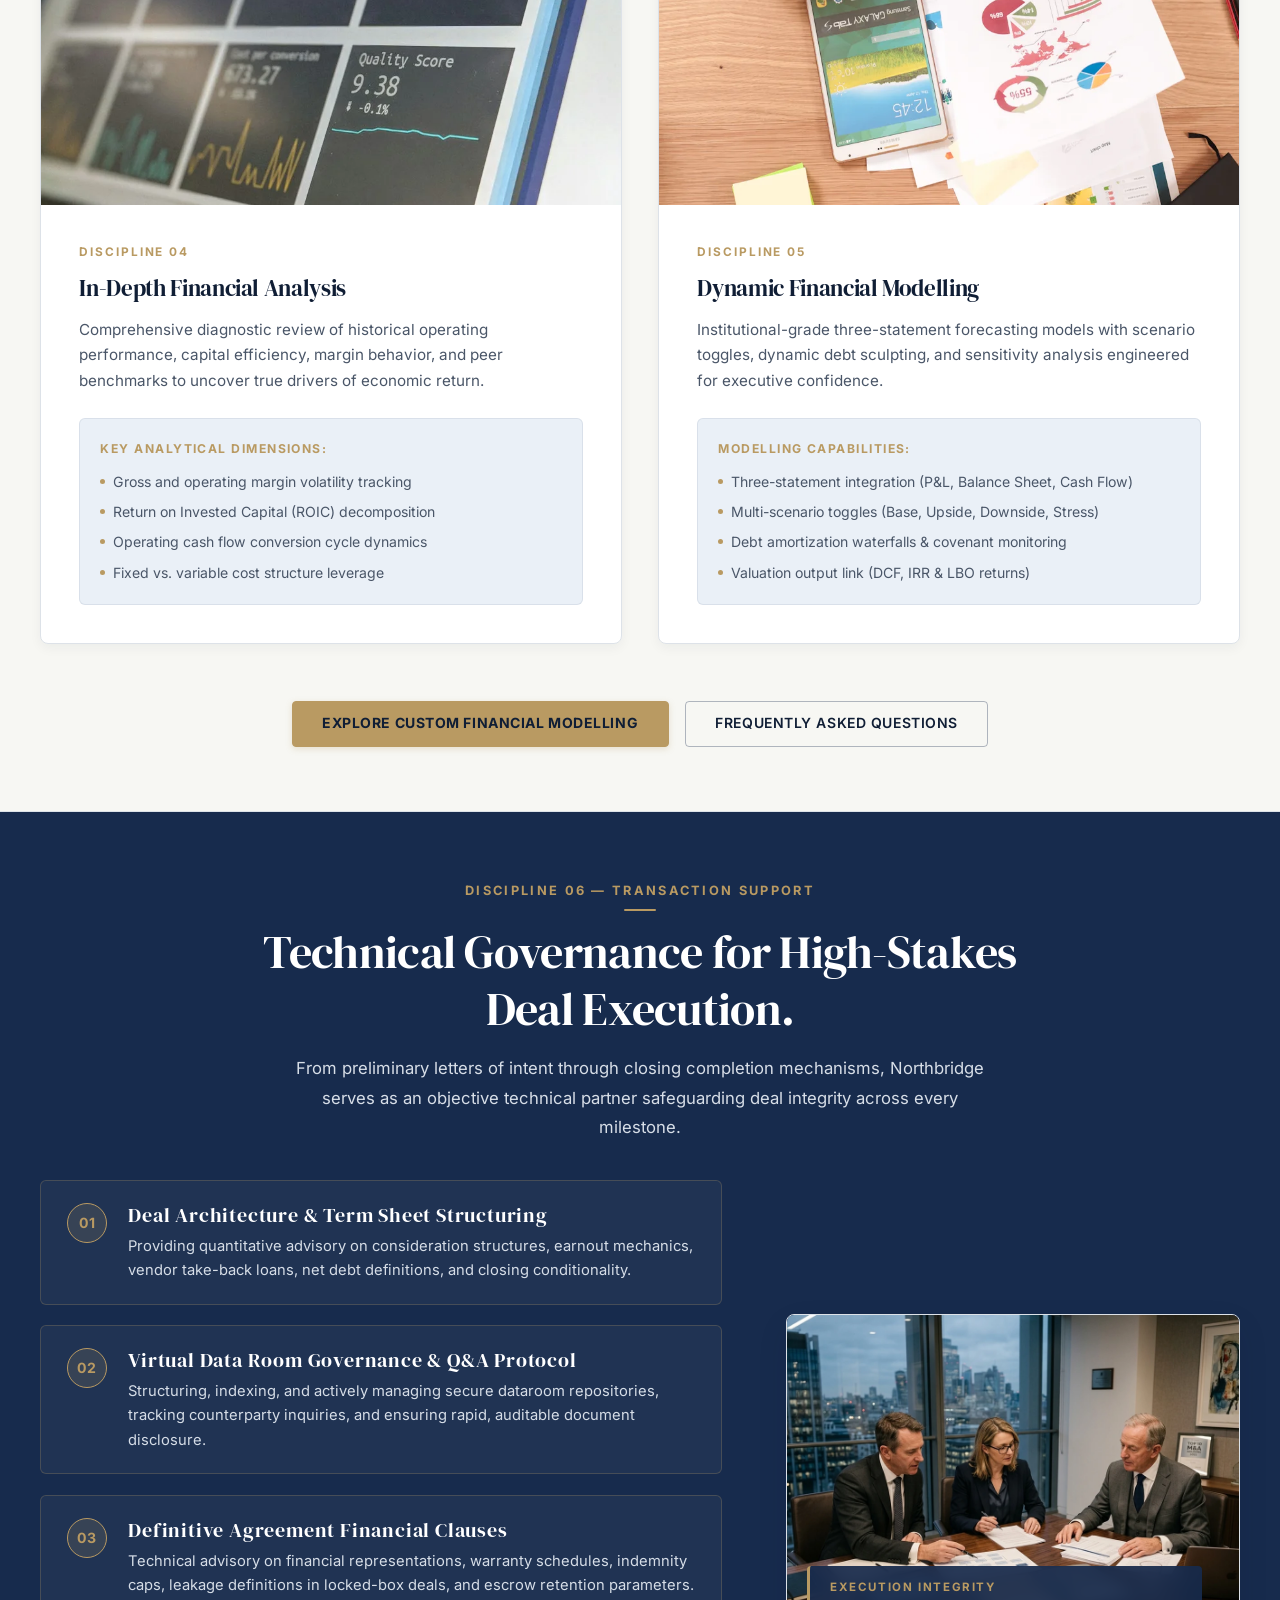
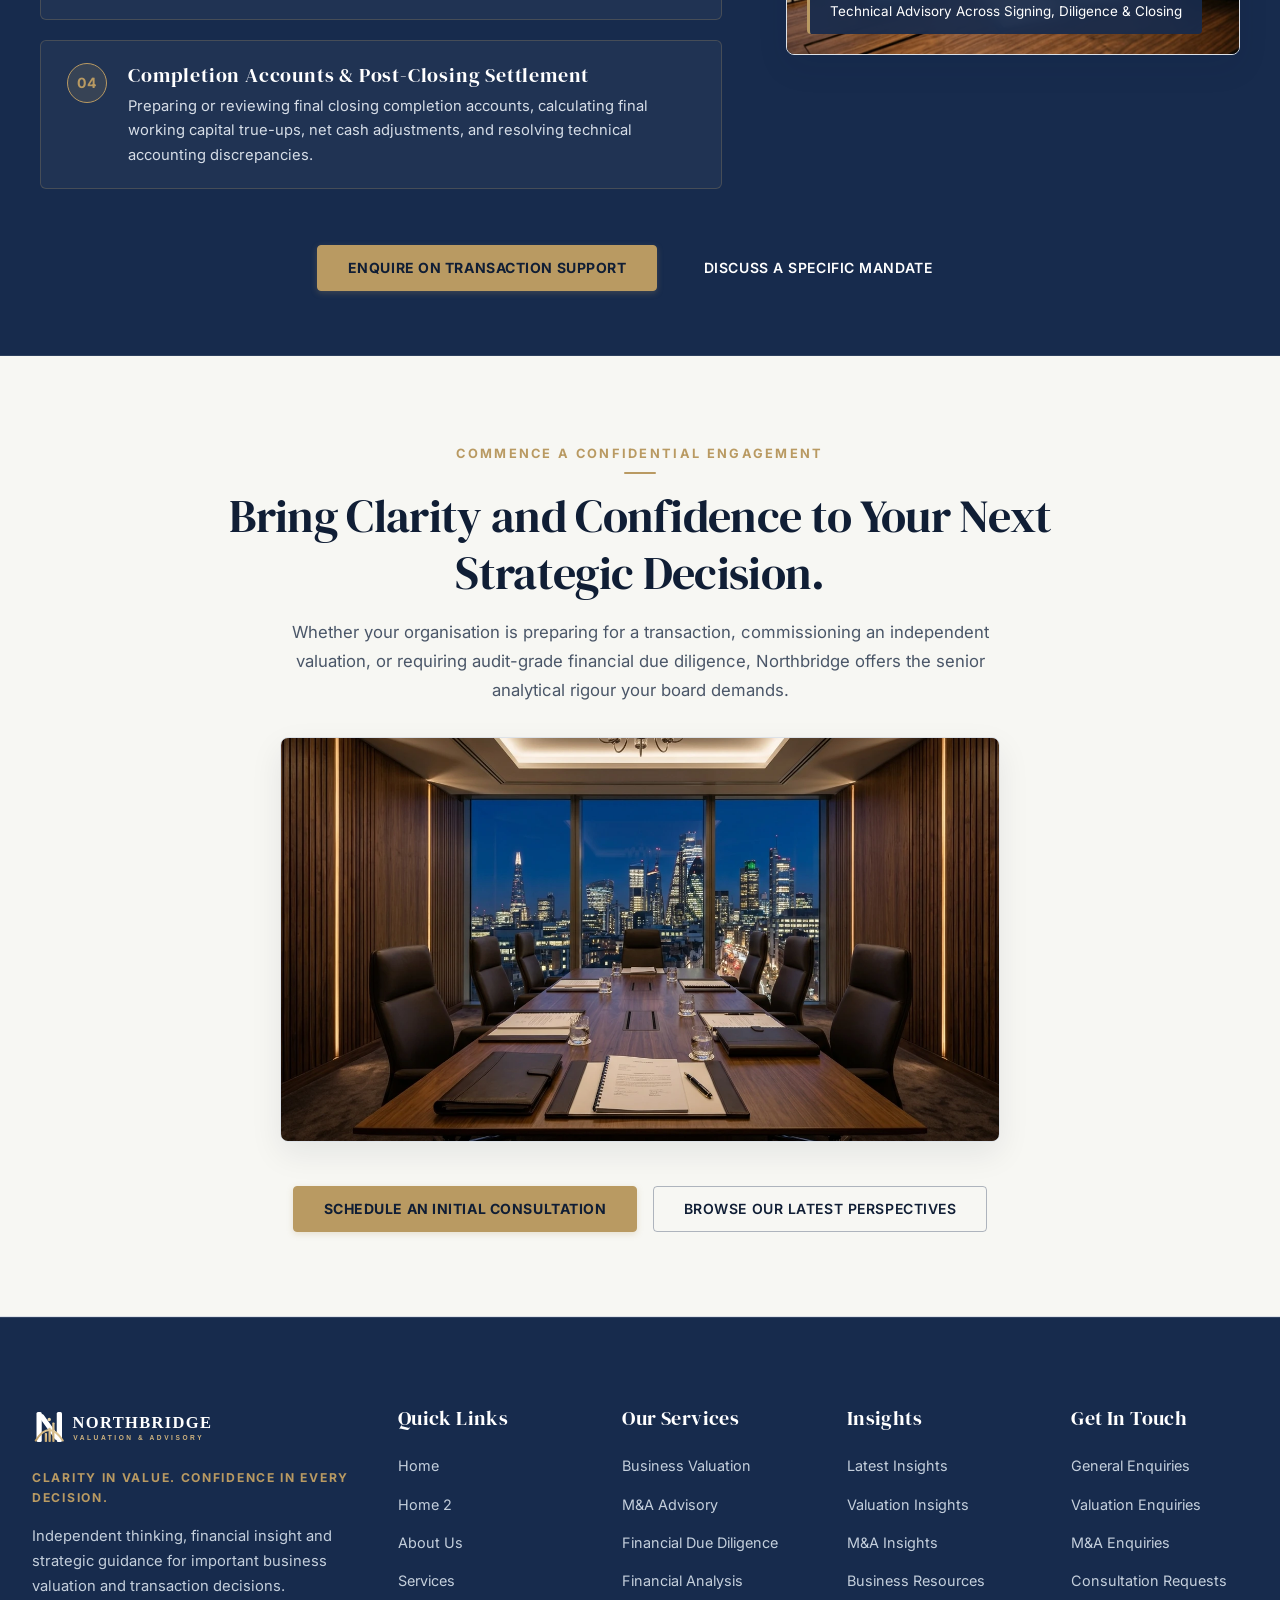
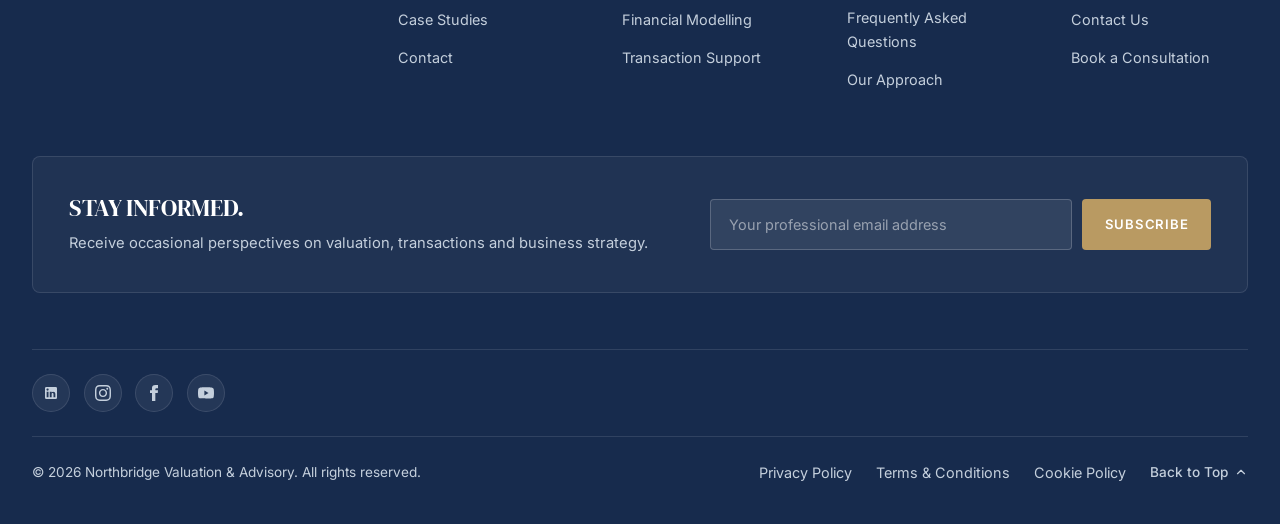
<file: services.html>
<!DOCTYPE html>
<html lang="en" dir="ltr">
<head>
  <meta charset="UTF-8">
  <meta name="viewport" content="width=device-width, initial-scale=1.0">
  <title>Advisory Services | Northbridge Valuation &amp; Advisory</title>
  <meta name="description" content="Explore Northbridge Valuation &amp; Advisory's six core disciplines: Business Valuation, M&amp;A Advisory, Financial Due Diligence, Financial Analysis, Financial Modelling, and Transaction Support.">

  <!-- Open Graph Metadata -->
  <meta property="og:title" content="Advisory Services | Northbridge Valuation &amp; Advisory">
  <meta property="og:description" content="Defensible business valuations, strategic M&amp;A advisory, audit-grade financial due diligence, and robust financial modelling for decisive corporate leaders.">
  <meta property="og:type" content="website">
  <meta property="og:image" content="assets/images/services/services-hero.webp">

  <!-- Favicon -->
  <link rel="icon" type="image/svg+xml" href="assets/images/brand/favicon.svg">

  <!-- Pre-render Theme & Direction Script (Prevents flash of unstyled theme/direction) -->
  <script>
    (function () {
      try {
        var theme = localStorage.getItem('northbridge_theme');
        var dir = localStorage.getItem('northbridge_direction');
        if (theme === 'dark') {
          document.documentElement.setAttribute('data-theme', 'dark');
        } else {
          document.documentElement.removeAttribute('data-theme');
        }
        if (dir === 'rtl') {
          document.documentElement.setAttribute('dir', 'rtl');
          document.documentElement.setAttribute('lang', 'ar');
        } else {
          document.documentElement.setAttribute('dir', 'ltr');
          document.documentElement.setAttribute('lang', 'en');
        }
      } catch (e) {}
    })();
  </script>

  <!-- Local Stylesheets Only (Offline Ready, No External CDN) -->
  <link rel="stylesheet" href="assets/css/bootstrap.min.css">
  <link rel="stylesheet" href="assets/css/tailwind.css">
  <link rel="stylesheet" href="assets/css/main.css">
  <link rel="stylesheet" href="assets/css/services.css">
</head>
<body>

  <!-- ======================================================================
       HEADER / SHARED STICKY NAVBAR (EXACT SAME AS INDEX.HTML & ABOUT.HTML)
       Height: Desktop 88px | Tablet 78px | Mobile 72px
       ====================================================================== -->
  <header class="nb-header" role="banner">
    <div class="nb-navbar-container">
      
      <!-- Brand Logo (Left) -->
      <a href="index.html" class="nb-brand-link" aria-label="Northbridge Valuation &amp; Advisory Homepage">
        <img src="assets/images/brand/logo.svg" alt="Northbridge Valuation &amp; Advisory" class="nb-brand-logo logo-light-mode" width="230" height="38">
        <img src="assets/images/brand/logo-white.svg" alt="Northbridge Valuation &amp; Advisory" class="nb-brand-logo logo-dark-mode" width="230" height="38">
      </a>

      <!-- Desktop Navigation Menu (Centre - 1281px+) -->
      <nav class="nb-desktop-nav" aria-label="Primary Navigation">
        <!-- 1. Home Dropdown -->
        <div class="nb-nav-item nb-dropdown">
          <a href="index.html" class="nb-nav-link" id="homeDropdown" aria-haspopup="true" aria-expanded="false">
            <span>Home</span>
            <span class="nb-dropdown-icon" aria-hidden="true">&#9662;</span>
          </a>
          <ul class="nb-dropdown-menu" aria-labelledby="homeDropdown">
            <li class="nb-dropdown-item"><a href="index.html" class="nb-dropdown-link">Home 1</a></li>
            <li class="nb-dropdown-item"><a href="home2.html" class="nb-dropdown-link">Home 2</a></li>
          </ul>
        </div>

        <!-- 2. About -->
        <div class="nb-nav-item">
          <a href="about.html" class="nb-nav-link">About</a>
        </div>

        <!-- 3. Services (Active State — Direct link, NO dropdown, NO dropdown arrow) -->
        <div class="nb-nav-item">
          <a href="services.html" class="nb-nav-link active">Services</a>
        </div>

        <!-- 4. Case Studies -->
        <div class="nb-nav-item">
          <a href="case-studies.html" class="nb-nav-link">Case Studies</a>
        </div>

        <!-- 5. Insights Dropdown -->
        <div class="nb-nav-item nb-dropdown">
          <a href="blog.html" class="nb-nav-link" id="insightsDropdown" aria-haspopup="true" aria-expanded="false">
            <span>Insights</span>
            <span class="nb-dropdown-icon" aria-hidden="true">&#9662;</span>
          </a>
          <ul class="nb-dropdown-menu" aria-labelledby="insightsDropdown">
            <li class="nb-dropdown-item"><a href="blog.html" class="nb-dropdown-link">Latest Insights / Blog</a></li>
            <li class="nb-dropdown-item"><a href="resources.html" class="nb-dropdown-link">Business Resources</a></li>
          </ul>
        </div>

        <!-- 6. FAQ -->
        <div class="nb-nav-item">
          <a href="faq.html" class="nb-nav-link">FAQ</a>
        </div>

        <!-- 7. Contact -->
        <div class="nb-nav-item">
          <a href="contact.html" class="nb-nav-link">Contact</a>
        </div>
      </nav>

      <!-- Desktop Right Controls (EXACT ORDER: 1. LTR/RTL, 2. Dark/Light, 3. Book a Consultation) -->
      <div class="nb-desktop-controls">
        <!-- 1. LTR / RTL Toggle -->
        <button type="button" class="nb-icon-btn dir-toggle-btn" id="dir-toggle" aria-label="Switch to RTL layout">
          <span class="nb-dir-label">RTL</span>
        </button>

        <!-- 2. Dark Mode / Light Mode Toggle -->
        <button type="button" class="nb-icon-btn theme-toggle-btn" id="theme-toggle" aria-label="Switch to dark mode">
          <svg class="icon-sun" width="18" height="18" viewBox="0 0 24 24" fill="none" stroke="currentColor" stroke-width="2" stroke-linecap="round" stroke-linejoin="round" style="display: none;" aria-hidden="true">
            <circle cx="12" cy="12" r="5"></circle>
            <line x1="12" y1="1" x2="12" y2="3"></line>
            <line x1="12" y1="21" x2="12" y2="23"></line>
            <line x1="4.22" y1="4.22" x2="5.64" y2="5.64"></line>
            <line x1="18.36" y1="18.36" x2="19.78" y2="19.78"></line>
            <line x1="1" y1="12" x2="3" y2="12"></line>
            <line x1="21" y1="12" x2="23" y2="12"></line>
            <line x1="4.22" y1="19.78" x2="5.64" y2="18.36"></line>
            <line x1="18.36" y1="5.64" x2="19.78" y2="4.22"></line>
          </svg>
          <svg class="icon-moon" width="18" height="18" viewBox="0 0 24 24" fill="none" stroke="currentColor" stroke-width="2" stroke-linecap="round" stroke-linejoin="round" aria-hidden="true">
            <path d="M21 12.79A9 9 0 1 1 11.21 3 7 7 0 0 0 21 12.79z"></path>
          </svg>
        </button>

        <!-- 3. BOOK A CONSULTATION Button -->
        <a href="contact.html#consultation" class="nb-nav-cta">Book a Consultation</a>
      </div>

      <!-- Mobile & Tablet Controls Bar (Logo on left, Dark + RTL + Hamburger on right) -->
      <div class="nb-mobile-controls">
        <button type="button" class="nb-icon-btn dir-toggle-btn" aria-label="Toggle text direction">
          <span class="nb-dir-label">RTL</span>
        </button>
        <button type="button" class="nb-icon-btn theme-toggle-btn" aria-label="Toggle dark mode">
          <svg class="icon-sun" width="17" height="17" viewBox="0 0 24 24" fill="none" stroke="currentColor" stroke-width="2" stroke-linecap="round" stroke-linejoin="round" style="display: none;" aria-hidden="true">
            <circle cx="12" cy="12" r="5"></circle>
            <line x1="12" y1="1" x2="12" y2="3"></line>
            <line x1="12" y1="21" x2="12" y2="23"></line>
            <line x1="4.22" y1="4.22" x2="5.64" y2="5.64"></line>
            <line x1="18.36" y1="18.36" x2="19.78" y2="19.78"></line>
            <line x1="1" y1="12" x2="3" y2="12"></line>
            <line x1="21" y1="12" x2="23" y2="12"></line>
            <line x1="4.22" y1="19.78" x2="5.64" y2="18.36"></line>
            <line x1="18.36" y1="5.64" x2="19.78" y2="4.22"></line>
          </svg>
          <svg class="icon-moon" width="17" height="17" viewBox="0 0 24 24" fill="none" stroke="currentColor" stroke-width="2" stroke-linecap="round" stroke-linejoin="round" aria-hidden="true">
            <path d="M21 12.79A9 9 0 1 1 11.21 3 7 7 0 0 0 21 12.79z"></path>
          </svg>
        </button>
        <button type="button" class="nb-hamburger-btn" aria-label="Open navigation drawer" aria-expanded="false" aria-controls="mobileDrawer">
          <span class="nb-hamburger-bar"></span>
          <span class="nb-hamburger-bar"></span>
          <span class="nb-hamburger-bar"></span>
        </button>
      </div>

    </div>
  </header>

  <!-- ======================================================================
       MOBILE & TABLET FULL NAVIGATION DRAWER (EXACT SAME AS INDEX.HTML)
       ====================================================================== -->
  <div class="nb-drawer-backdrop" aria-hidden="true"></div>
  <aside class="nb-drawer" id="mobileDrawer" role="dialog" aria-modal="true" aria-label="Mobile Navigation Menu">
    <div class="nb-drawer-header">
      <a href="index.html" class="nb-brand-link" aria-label="Northbridge Valuation &amp; Advisory Homepage">
        <img src="assets/images/brand/logo.svg" alt="Northbridge Valuation &amp; Advisory" class="nb-brand-logo logo-light-mode" width="190" height="32">
        <img src="assets/images/brand/logo-white.svg" alt="Northbridge Valuation &amp; Advisory" class="nb-brand-logo logo-dark-mode" width="190" height="32">
      </a>
      <button type="button" class="nb-drawer-close-btn" aria-label="Close navigation menu">
        <svg width="20" height="20" viewBox="0 0 24 24" fill="none" stroke="currentColor" stroke-width="2" stroke-linecap="round" stroke-linejoin="round" aria-hidden="true">
          <line x1="18" y1="6" x2="6" y2="18"></line>
          <line x1="6" y1="6" x2="18" y2="18"></line>
        </svg>
      </button>
    </div>

    <div class="nb-drawer-body">
      <ul class="nb-drawer-nav">
        <!-- Home Accordion -->
        <li class="nb-drawer-item">
          <button type="button" class="nb-drawer-link nb-drawer-toggle-btn" data-target="drawerHomeSubnav" aria-expanded="false">
            <span>Home</span>
            <span class="nb-drawer-toggle-icon" aria-hidden="true">&#9662;</span>
          </button>
          <ul class="nb-drawer-subnav" id="drawerHomeSubnav">
            <li><a href="index.html" class="nb-drawer-sublink">Home 1</a></li>
            <li><a href="home2.html" class="nb-drawer-sublink">Home 2</a></li>
          </ul>
        </li>

        <!-- About -->
        <li class="nb-drawer-item">
          <a href="about.html" class="nb-drawer-link">About</a>
        </li>

        <!-- Services (Active State — Direct Link) -->
        <li class="nb-drawer-item">
          <a href="services.html" class="nb-drawer-link active">Services</a>
        </li>

        <!-- Case Studies -->
        <li class="nb-drawer-item">
          <a href="case-studies.html" class="nb-drawer-link">Case Studies</a>
        </li>

        <!-- Insights Accordion -->
        <li class="nb-drawer-item">
          <button type="button" class="nb-drawer-link nb-drawer-toggle-btn" data-target="drawerInsightsSubnav" aria-expanded="false">
            <span>Insights</span>
            <span class="nb-drawer-toggle-icon" aria-hidden="true">&#9662;</span>
          </button>
          <ul class="nb-drawer-subnav" id="drawerInsightsSubnav">
            <li><a href="blog.html" class="nb-drawer-sublink">Latest Insights / Blog</a></li>
            <li><a href="resources.html" class="nb-drawer-sublink">Business Resources</a></li>
          </ul>
        </li>

        <!-- FAQ -->
        <li class="nb-drawer-item">
          <a href="faq.html" class="nb-drawer-link">FAQ</a>
        </li>

        <!-- Contact -->
        <li class="nb-drawer-item">
          <a href="contact.html" class="nb-drawer-link">Contact</a>
        </li>
      </ul>

      <!-- Drawer Controls & Action Buttons -->
      <div class="nb-drawer-footer">
        <div class="nb-drawer-toggles-row">
          <button type="button" class="nb-drawer-toggle-item dir-toggle-btn" aria-label="Toggle layout direction">
            <span class="dir-text-label">RTL Layout</span>
          </button>
          <button type="button" class="nb-drawer-toggle-item theme-toggle-btn" aria-label="Toggle dark mode">
            <span class="theme-text-label">Dark Mode</span>
          </button>
        </div>
        <a href="contact.html#consultation" class="nb-btn nb-btn-gold nb-drawer-cta">Book a Consultation</a>
      </div>
    </div>
  </aside>

  <!-- ======================================================================
       SERVICES PAGE MAIN CONTENT — EIGHT UNIQUE SECTIONS
       01: #services-hero (Service Directory Hero)
       02: #service-directory (Service Directory Catalogue)
       03: #business-valuation (Discipline 01: Business Valuation)
       04: #ma-advisory (Discipline 02: Mergers & Acquisitions Advisory)
       05: #financial-due-diligence (Discipline 03: Financial Due Diligence)
       06: #financial-analysis (Disciplines 04 & 05: Financial Analysis & Modelling)
       07: #transaction-support (Discipline 06: Transaction Support)
       08: #services-consultation (Closing Consultation Statement)
       ====================================================================== -->
  <main id="main-content">

    <!-- --------------------------------------------------------------------
         SECTION 01: #services-hero (Service Directory Hero)
         Deep navy background, vertical architectural photograph right,
         service index motif left, white heading.
         -------------------------------------------------------------------- -->
    <section id="services-hero" aria-labelledby="services-hero-title">
      <div class="nb-container">
        <div class="services-hero-grid">
          
          <!-- Content Left -->
          <div class="services-hero-content">
            <span class="services-hero-eyebrow">PRACTICE AREAS &amp; ADVISORY CAPABILITIES</span>
            <h1 id="services-hero-title" class="services-hero-title">
              Navigating Corporate Value with Analytical Rigour.
            </h1>
            <p class="services-hero-desc">
              Northbridge provides independent business valuation, strategic transaction advisory, and forensic financial modelling. Every mandate is delivered with the precision and depth required to support board decisions, corporate negotiations, and capital transitions.
            </p>

            <!-- Service Quick Index Motif (Clickable anchor pills) -->
            <div class="services-hero-index-motif" role="navigation" aria-label="Service index quick links">
              <a href="#business-valuation" class="hero-index-pill">
                <span class="hero-index-pill-num">01</span>
                <span>Business Valuation</span>
              </a>
              <a href="#ma-advisory" class="hero-index-pill">
                <span class="hero-index-pill-num">02</span>
                <span>M&amp;A Advisory</span>
              </a>
              <a href="#financial-due-diligence" class="hero-index-pill">
                <span class="hero-index-pill-num">03</span>
                <span>Financial Due Diligence</span>
              </a>
              <a href="#financial-analysis" class="hero-index-pill">
                <span class="hero-index-pill-num">04</span>
                <span>Financial Analysis</span>
              </a>
              <a href="#financial-modelling" class="hero-index-pill">
                <span class="hero-index-pill-num">05</span>
                <span>Financial Modelling</span>
              </a>
              <a href="#transaction-support" class="hero-index-pill">
                <span class="hero-index-pill-num">06</span>
                <span>Transaction Support</span>
              </a>
            </div>

            <div class="d-flex flex-wrap gap-3 align-items-center">
              <a href="contact.html#consultation" class="nb-btn nb-btn-gold">Book a Consultation</a>
              <a href="#service-directory" class="nb-btn nb-btn-outline-light">Browse All Services</a>
            </div>
          </div>

          <!-- Vertical Architectural Image Right -->
          <div class="services-hero-media">
            <div class="services-hero-img-frame">
              <img 
                src="assets/images/services/services-hero.webp" 
                alt="Towering architectural modern corporate headquarters in sharp vertical perspective" 
                class="services-hero-img"
                width="800"
                height="1067"
                loading="eager"
                fetchpriority="high"
              >
            </div>
          </div>

        </div>
      </div>
    </section>

    <!-- --------------------------------------------------------------------
         SECTION 02: #service-directory (Service Directory Catalogue)
         Soft ivory background. Two-column editorial directory with large gold numbers.
         All section headings, intros, and CTA groups centered.
         -------------------------------------------------------------------- -->
    <section id="service-directory" class="nb-section" aria-labelledby="dir-section-title">
      <div class="nb-container">
        
        <!-- Centred Section Header -->
        <div class="nb-section-header text-center">
          <span class="section-eyebrow">OUR CORE DISCIPLINES</span>
          <h2 id="dir-section-title" class="section-heading">
            Six Focused Capabilities. One Uncompromising Standard.
          </h2>
          <p class="section-intro">
            From early-stage enterprise appraisals to intensive transaction execution, our multidisciplinary team provides actionable financial clarity for business leaders, investors, and legal counsel.
          </p>
        </div>

        <!-- 2-Column Catalogue Grid -->
        <div class="service-directory-grid">
          
          <!-- 01: Business Valuation -->
          <a href="#business-valuation" class="dir-card-item" aria-label="Jump to Business Valuation discipline">
            <span class="dir-num">01</span>
            <div class="dir-body">
              <div class="dir-title-row">
                <h3 class="dir-title">Business Valuation</h3>
                <span class="dir-arrow" aria-hidden="true">&rarr;</span>
              </div>
              <p class="dir-desc">
                Defensible enterprise appraisals incorporating DCF analysis, capital structure diagnostics, and market multiples for transactions, tax planning, and reporting.
              </p>
            </div>
          </a>

          <!-- 02: M&A Advisory -->
          <a href="#ma-advisory" class="dir-card-item" aria-label="Jump to M&A Advisory discipline">
            <span class="dir-num">02</span>
            <div class="dir-body">
              <div class="dir-title-row">
                <h3 class="dir-title">Mergers &amp; Acquisitions Advisory</h3>
                <span class="dir-arrow" aria-hidden="true">&rarr;</span>
              </div>
              <p class="dir-desc">
                Strategic buy-side and sell-side advisory navigating valuation positioning, synergy quantification, bidder dynamics, and transaction terms.
              </p>
            </div>
          </a>

          <!-- 03: Financial Due Diligence -->
          <a href="#financial-due-diligence" class="dir-card-item" aria-label="Jump to Financial Due Diligence discipline">
            <span class="dir-num">03</span>
            <div class="dir-body">
              <div class="dir-title-row">
                <h3 class="dir-title">Financial Due Diligence</h3>
                <span class="dir-arrow" aria-hidden="true">&rarr;</span>
              </div>
              <p class="dir-desc">
                Rigorous quality of earnings (QofE) audits, normalised working capital peg calculations, balance sheet integrity tests, and liability discovery.
              </p>
            </div>
          </a>

          <!-- 04: Financial Analysis -->
          <a href="#financial-analysis" class="dir-card-item" aria-label="Jump to Financial Analysis discipline">
            <span class="dir-num">04</span>
            <div class="dir-body">
              <div class="dir-title-row">
                <h3 class="dir-title">Financial Analysis</h3>
                <span class="dir-arrow" aria-hidden="true">&rarr;</span>
              </div>
              <p class="dir-desc">
                Deep historical margin diagnostics, unit economics evaluation, operational efficiency ratios, and peer comparative benchmarking.
              </p>
            </div>
          </a>

          <!-- 05: Financial Modelling -->
          <a href="#financial-modelling" class="dir-card-item" aria-label="Jump to Financial Modelling discipline">
            <span class="dir-num">05</span>
            <div class="dir-body">
              <div class="dir-title-row">
                <h3 class="dir-title">Financial Modelling</h3>
                <span class="dir-arrow" aria-hidden="true">&rarr;</span>
              </div>
              <p class="dir-desc">
                Dynamic, fully integrated three-statement financial models with multi-case scenario switching, debt sculpting, and sensitivity stress testing.
              </p>
            </div>
          </a>

          <!-- 06: Transaction Support -->
          <a href="#transaction-support" class="dir-card-item" aria-label="Jump to Transaction Support discipline">
            <span class="dir-num">06</span>
            <div class="dir-body">
              <div class="dir-title-row">
                <h3 class="dir-title">Transaction Support</h3>
                <span class="dir-arrow" aria-hidden="true">&rarr;</span>
              </div>
              <p class="dir-desc">
                End-to-end execution assistance, virtual dataroom governance, technical review of accounting warranties, and post-closing completion accounts true-ups.
              </p>
            </div>
          </a>

        </div>

      </div>
    </section>

    <!-- --------------------------------------------------------------------
         SECTION 03: #business-valuation (Discipline 01: Business Valuation)
         White background. Asymmetric financial report-inspired layout.
         4 report-style cards + 6 relevant situations pills + centered CTA.
         -------------------------------------------------------------------- -->
    <section id="business-valuation" class="nb-section" aria-labelledby="bv-title">
      <div class="nb-container">
        
        <!-- Centred Section Header -->
        <div class="nb-section-header text-center">
          <span class="section-eyebrow">DISCIPLINE 01 — ENTERPRISE VALUATION</span>
          <h2 id="bv-title" class="section-heading">
            Defensible Appraisals Grounded in Evidence.
          </h2>
          <p class="section-intro">
            Determining the true economic value of an operating business requires harmonizing historical operational facts with forward-looking risk assessment and market dynamics.
          </p>
        </div>

        <!-- Asymmetric Report Feature Grid -->
        <div class="service-feature-grid">
          
          <!-- Media Left -->
          <div class="service-feature-media">
            <div class="service-feature-img-frame">
              <img 
                src="assets/images/services/business-valuation.webp" 
                alt="Senior financial analyst reviewing structured business valuation report binders with graphs and financial data" 
                class="service-feature-img"
                width="800"
                height="600"
                loading="lazy"
              >
              <div class="service-feature-badge">
                <div class="service-badge-label">VALUATION METHODOLOGY</div>
                <p class="service-badge-text">DCF, Comparable Multiples &amp; Asset-Based Approaches</p>
              </div>
            </div>
          </div>

          <!-- Content Right -->
          <div class="service-feature-content">
            <h3 class="service-subheading">Analytical Valuation Pillars</h3>
            
            <div class="service-points-grid">
              <!-- Point 1 -->
              <div class="service-point-card">
                <div class="service-point-title">Historical Performance</div>
                <p class="service-point-desc">
                  Granular multi-year dissection of recurring earnings, revenue consistency, owner adjustments, and capital expenditure reinvestment rates.
                </p>
              </div>

              <!-- Point 2 -->
              <div class="service-point-card">
                <div class="service-point-title">Asset &amp; Operating Profile</div>
                <p class="service-point-desc">
                  Examination of tangible equipment, intangible IP, working capital requirements, vendor dependencies, and key employee concentration.
                </p>
              </div>

              <!-- Point 3 -->
              <div class="service-point-card">
                <div class="service-point-title">Cost of Capital &amp; WACC</div>
                <p class="service-point-desc">
                  Empirically supported discount rate derivation incorporating size premiums, specific company risk factors, and realistic capital structures.
                </p>
              </div>

              <!-- Point 4 -->
              <div class="service-point-card">
                <div class="service-point-title">Peer &amp; Transaction Multiples</div>
                <p class="service-point-desc">
                  Benchmarking against verified public trading comparables and precedent transaction multiples adjusted for growth, size, and geography.
                </p>
              </div>
            </div>

            <!-- Relevant Business Situations -->
            <h4 class="text-sm font-semibold text-slate-700 dark:text-slate-300 uppercase tracking-wider mb-2">When This Service Is Required:</h4>
            <div class="service-situations-wrap">
              <span class="service-situation-pill"><span class="service-situation-dot"></span>Mergers &amp; Acquisitions</span>
              <span class="service-situation-pill"><span class="service-situation-dot"></span>Shareholder Restructuring</span>
              <span class="service-situation-pill"><span class="service-situation-dot"></span>Financial Reporting (IFRS / GAAP)</span>
              <span class="service-situation-pill"><span class="service-situation-dot"></span>Tax &amp; Estate Reorganisation</span>
              <span class="service-situation-pill"><span class="service-situation-dot"></span>Dispute Resolution &amp; Expert Witness</span>
              <span class="service-situation-pill"><span class="service-situation-dot"></span>Succession Planning</span>
            </div>

          </div>

        </div>

        <!-- Centred Section CTA -->
        <div class="cta-group-centred section-cta-group">
          <a href="contact.html#consultation" class="nb-btn nb-btn-gold">Request a Valuation Consultation</a>
          <a href="case-studies.html" class="nb-btn nb-btn-outline">View Related Case Studies</a>
        </div>

      </div>
    </section>

    <!-- --------------------------------------------------------------------
         SECTION 04: #ma-advisory (Discipline 02: Mergers & Acquisitions Advisory)
         Pale Blue background. Two opposing perspectives (Buy-side vs Sell-side)
         + central meeting room photo banner + centered CTA.
         -------------------------------------------------------------------- -->
    <section id="ma-advisory" class="nb-section" aria-labelledby="ma-title">
      <div class="nb-container">
        
        <!-- Centred Section Header -->
        <div class="nb-section-header text-center">
          <span class="section-eyebrow">DISCIPLINE 02 — TRANSACTION ADVISORY</span>
          <h2 id="ma-title" class="section-heading">
            Balanced Perspectives on Corporate Acquisitions and Divestitures.
          </h2>
          <p class="section-intro">
            Successful transactions demand an objective advisor who understands the opposing incentives of both sides of the negotiating table. We align valuation analysis with real-world execution.
          </p>
        </div>

        <!-- Opposing Perspectives Grid -->
        <div class="ma-perspectives-grid">
          
          <!-- Buy-Side Panel -->
          <div class="ma-side-panel">
            <div class="ma-side-header">
              <h3 class="ma-side-title">Buy-Side Strategic Advisory</h3>
              <span class="ma-side-tag">ACQUISITION MANDATE</span>
            </div>
            <p class="text-sm text-slate-600 dark:text-slate-300 mb-4 leading-relaxed">
              We assist corporate acquirers, private equity sponsors, and family offices in identifying valuation risks, testing growth synergies, and formulating disciplined offer structures.
            </p>
            <ul class="ma-checklist">
              <li class="ma-check-item">
                <svg class="ma-check-icon" width="18" height="18" viewBox="0 0 24 24" fill="none" stroke="currentColor" stroke-width="2.5" stroke-linecap="round" stroke-linejoin="round" aria-hidden="true"><polyline points="20 6 9 17 4 12"></polyline></svg>
                <span>Target financial vetting &amp; valuation range modelling</span>
              </li>
              <li class="ma-check-item">
                <svg class="ma-check-icon" width="18" height="18" viewBox="0 0 24 24" fill="none" stroke="currentColor" stroke-width="2.5" stroke-linecap="round" stroke-linejoin="round" aria-hidden="true"><polyline points="20 6 9 17 4 12"></polyline></svg>
                <span>Synergy quantification &amp; post-merger integration costs</span>
              </li>
              <li class="ma-check-item">
                <svg class="ma-check-icon" width="18" height="18" viewBox="0 0 24 24" fill="none" stroke="currentColor" stroke-width="2.5" stroke-linecap="round" stroke-linejoin="round" aria-hidden="true"><polyline points="20 6 9 17 4 12"></polyline></svg>
                <span>Non-binding offer (LOI / Term Sheet) structure design</span>
              </li>
              <li class="ma-check-item">
                <svg class="ma-check-icon" width="18" height="18" viewBox="0 0 24 24" fill="none" stroke="currentColor" stroke-width="2.5" stroke-linecap="round" stroke-linejoin="round" aria-hidden="true"><polyline points="20 6 9 17 4 12"></polyline></svg>
                <span>Debt capacity evaluation &amp; transaction financing analysis</span>
              </li>
              <li class="ma-check-item">
                <svg class="ma-check-icon" width="18" height="18" viewBox="0 0 24 24" fill="none" stroke="currentColor" stroke-width="2.5" stroke-linecap="round" stroke-linejoin="round" aria-hidden="true"><polyline points="20 6 9 17 4 12"></polyline></svg>
                <span>Definitive agreement financial mechanics negotiation</span>
              </li>
            </ul>
          </div>

          <!-- Sell-Side Panel -->
          <div class="ma-side-panel">
            <div class="ma-side-header">
              <h3 class="ma-side-title">Sell-Side Divestiture Advisory</h3>
              <span class="ma-side-tag">DIVESTITURE MANDATE</span>
            </div>
            <p class="text-sm text-slate-600 dark:text-slate-300 mb-4 leading-relaxed">
              We guide business owners and boards through readiness assessments, defensible valuation positioning, and structured dataroom preparation to preserve transaction momentum.
            </p>
            <ul class="ma-checklist">
              <li class="ma-check-item">
                <svg class="ma-check-icon" width="18" height="18" viewBox="0 0 24 24" fill="none" stroke="currentColor" stroke-width="2.5" stroke-linecap="round" stroke-linejoin="round" aria-hidden="true"><polyline points="20 6 9 17 4 12"></polyline></svg>
                <span>Pre-sale readiness review &amp; EBITDA normalization</span>
              </li>
              <li class="ma-check-item">
                <svg class="ma-check-icon" width="18" height="18" viewBox="0 0 24 24" fill="none" stroke="currentColor" stroke-width="2.5" stroke-linecap="round" stroke-linejoin="round" aria-hidden="true"><polyline points="20 6 9 17 4 12"></polyline></svg>
                <span>Confidential Information Memorandum (CIM) financial narrative</span>
              </li>
              <li class="ma-check-item">
                <svg class="ma-check-icon" width="18" height="18" viewBox="0 0 24 24" fill="none" stroke="currentColor" stroke-width="2.5" stroke-linecap="round" stroke-linejoin="round" aria-hidden="true"><polyline points="20 6 9 17 4 12"></polyline></svg>
                <span>Buyer qualification criteria &amp; competitive bidding dynamics</span>
              </li>
              <li class="ma-check-item">
                <svg class="ma-check-icon" width="18" height="18" viewBox="0 0 24 24" fill="none" stroke="currentColor" stroke-width="2.5" stroke-linecap="round" stroke-linejoin="round" aria-hidden="true"><polyline points="20 6 9 17 4 12"></polyline></svg>
                <span>Virtual dataroom management &amp; bidder inquiry protocol</span>
              </li>
              <li class="ma-check-item">
                <svg class="ma-check-icon" width="18" height="18" viewBox="0 0 24 24" fill="none" stroke="currentColor" stroke-width="2.5" stroke-linecap="round" stroke-linejoin="round" aria-hidden="true"><polyline points="20 6 9 17 4 12"></polyline></svg>
                <span>Purchase price adjustments &amp; working capital peg defense</span>
              </li>
            </ul>
          </div>

        </div>

        <!-- Central Meeting Room Photo Banner -->
        <div class="ma-banner-wrap">
          <img 
            src="assets/images/services/ma-advisory.webp" 
            alt="Corporate boardroom with glass walls and large conference table prepared for transaction negotiations" 
            class="ma-banner-img"
            width="1400"
            height="600"
            loading="lazy"
          >
        </div>

        <!-- Centred Section CTA -->
        <div class="cta-group-centred section-cta-group">
          <a href="contact.html#consultation" class="nb-btn nb-btn-gold">Discuss an M&amp;A Mandate</a>
          <a href="about.html" class="nb-btn nb-btn-outline">Learn About Our Principles</a>
        </div>

      </div>
    </section>

    <!-- --------------------------------------------------------------------
         SECTION 05: #financial-due-diligence (Discipline 03: Financial Due Diligence)
         White background. Document-led 5 information rows + accounting workspace photo.
         Centred section header & centered CTA group.
         -------------------------------------------------------------------- -->
    <section id="financial-due-diligence" class="nb-section" aria-labelledby="fdd-title">
      <div class="nb-container">
        
        <!-- Centred Section Header -->
        <div class="nb-section-header text-center">
          <span class="section-eyebrow">DISCIPLINE 03 — FINANCIAL DUE DILIGENCE</span>
          <h2 id="fdd-title" class="section-heading">
            Granular Quality of Earnings &amp; Financial Integrity Reviews.
          </h2>
          <p class="section-intro">
            Transactions succeed or falter based on the veracity of underlying financial statements. Our diligence identifies unrecorded liabilities, tests earnings sustainability, and exposes hidden balance sheet exposures.
          </p>
        </div>

        <!-- Diligence Layout Grid -->
        <div class="diligence-layout-grid">
          
          <!-- 5 Report Review Rows Left -->
          <div class="diligence-rows-list">
            
            <!-- Row 1 -->
            <div class="diligence-row-card">
              <span class="diligence-num">01</span>
              <div class="diligence-body">
                <h3 class="diligence-title">Quality of Earnings (QofE) Analysis</h3>
                <p class="diligence-desc">
                  Systematic identification and removal of non-recurring revenue, owner discretionary expenses, pro-forma synergies, and non-operating windfalls to establish sustainable run-rate EBITDA.
                </p>
              </div>
            </div>

            <!-- Row 2 -->
            <div class="diligence-row-card">
              <span class="diligence-num">02</span>
              <div class="diligence-body">
                <h3 class="diligence-title">Revenue Quality &amp; Customer Concentration</h3>
                <p class="diligence-desc">
                  Verification of contract durations, customer churn patterns, recurring subscription vs. one-time project revenues, pricing elasticity, and top-ten customer margin contribution.
                </p>
              </div>
            </div>

            <!-- Row 3 -->
            <div class="diligence-row-card">
              <span class="diligence-num">03</span>
              <div class="diligence-body">
                <h3 class="diligence-title">Working Capital Peg &amp; Cash Flow Dynamics</h3>
                <p class="diligence-desc">
                  Twelve-month historical working capital trends, seasonality cycles, inventory obsolescence provisions, and establishing a fair, defensible working capital target for closing.
                </p>
              </div>
            </div>

            <!-- Row 4 -->
            <div class="diligence-row-card">
              <span class="diligence-num">04</span>
              <div class="diligence-body">
                <h3 class="diligence-title">Debt &amp; Debt-Like Items Scrutiny</h3>
                <p class="diligence-desc">
                  Forensic search for off-balance-sheet commitments, underfunded pension liabilities, overdue tax liabilities, earnout overhangs, litigation exposures, and deferred capital expenditures.
                </p>
              </div>
            </div>

            <!-- Row 5 -->
            <div class="diligence-row-card">
              <span class="diligence-num">05</span>
              <div class="diligence-body">
                <h3 class="diligence-title">Forecast &amp; Budget Feasibility Testing</h3>
                <p class="diligence-desc">
                  Critique of management projections against historical budget achievement track records, industry growth benchmarks, and available operational capacity.
                </p>
              </div>
            </div>

          </div>

          <!-- Media Right -->
          <div class="service-feature-media">
            <div class="service-feature-img-frame">
              <img 
                src="assets/images/services/financial-due-diligence.webp" 
                alt="Detailed financial audit worksheets, calculation notes and analytical checklists on executive desk" 
                class="service-feature-img"
                width="800"
                height="600"
                loading="lazy"
              >
              <div class="service-feature-badge">
                <div class="service-badge-label">FORENSIC PRECISION</div>
                <p class="service-badge-text">Audit-Grade Quality of Earnings &amp; Working Capital Review</p>
              </div>
            </div>
          </div>

        </div>

        <!-- Centred Section CTA -->
        <div class="cta-group-centred section-cta-group">
          <a href="contact.html#consultation" class="nb-btn nb-btn-gold">Commission Due Diligence</a>
          <a href="resources.html" class="nb-btn nb-btn-outline">Browse Diligence Frameworks</a>
        </div>

      </div>
    </section>

    <!-- --------------------------------------------------------------------
         SECTION 06: #financial-analysis & #financial-modelling
         Soft Ivory background. Dual-panel showcase contrasting Financial Analysis
         and Financial Modelling with distinct WebP imagery.
         -------------------------------------------------------------------- -->
    <section id="financial-analysis" class="nb-section" aria-labelledby="fa-section-title">
      <div class="nb-container">
        
        <!-- Centred Section Header -->
        <div class="nb-section-header text-center">
          <span class="section-eyebrow">DISCIPLINES 04 &amp; 05 — DIAGNOSTICS &amp; FORECASTING</span>
          <h2 id="fa-section-title" class="section-heading">
            Evidence-Based Diagnostics &amp; Dynamic Scenario Models.
          </h2>
          <p class="section-intro">
            Transforming complex operational and accounting data into transparent, stress-tested analytical tools that illuminate financial realities and empower confident leadership decisions.
          </p>
        </div>

        <!-- Dual Panel Showcase Grid -->
        <div class="analysis-dual-grid">
          
          <!-- Panel 1: Financial Analysis -->
          <div class="analysis-panel-card">
            <div class="analysis-panel-media">
              <img 
                src="assets/images/services/financial-analysis.webp" 
                alt="Financial performance dashboards and multi-year comparative analytical charts on screen" 
                class="analysis-panel-img"
                width="800"
                height="500"
                loading="lazy"
              >
            </div>
            <div class="analysis-panel-body">
              <span class="analysis-panel-cat">DISCIPLINE 04</span>
              <h3 class="analysis-panel-title">In-Depth Financial Analysis</h3>
              <p class="analysis-panel-desc">
                Comprehensive diagnostic review of historical operating performance, capital efficiency, margin behavior, and peer benchmarks to uncover true drivers of economic return.
              </p>

              <div class="analysis-considerations-box">
                <div class="analysis-considerations-title">Key Analytical Dimensions:</div>
                <ul class="analysis-considerations-list">
                  <li class="analysis-consideration-item">
                    <span class="analysis-bullet"></span>
                    <span>Gross and operating margin volatility tracking</span>
                  </li>
                  <li class="analysis-consideration-item">
                    <span class="analysis-bullet"></span>
                    <span>Return on Invested Capital (ROIC) decomposition</span>
                  </li>
                  <li class="analysis-consideration-item">
                    <span class="analysis-bullet"></span>
                    <span>Operating cash flow conversion cycle dynamics</span>
                  </li>
                  <li class="analysis-consideration-item">
                    <span class="analysis-bullet"></span>
                    <span>Fixed vs. variable cost structure leverage</span>
                  </li>
                </ul>
              </div>
            </div>
          </div>

          <!-- Panel 2: Financial Modelling (Anchored with #financial-modelling) -->
          <div class="analysis-panel-card" id="financial-modelling">
            <div class="analysis-panel-media">
              <img 
                src="assets/images/services/financial-modelling.webp" 
                alt="Complex financial modelling spreadsheets with multi-case sensitivity tables and cash flow projections" 
                class="analysis-panel-img"
                width="800"
                height="500"
                loading="lazy"
              >
            </div>
            <div class="analysis-panel-body">
              <span class="analysis-panel-cat">DISCIPLINE 05</span>
              <h3 class="analysis-panel-title">Dynamic Financial Modelling</h3>
              <p class="analysis-panel-desc">
                Institutional-grade three-statement forecasting models with scenario toggles, dynamic debt sculpting, and sensitivity analysis engineered for executive confidence.
              </p>

              <div class="analysis-considerations-box">
                <div class="analysis-considerations-title">Modelling Capabilities:</div>
                <ul class="analysis-considerations-list">
                  <li class="analysis-consideration-item">
                    <span class="analysis-bullet"></span>
                    <span>Three-statement integration (P&amp;L, Balance Sheet, Cash Flow)</span>
                  </li>
                  <li class="analysis-consideration-item">
                    <span class="analysis-bullet"></span>
                    <span>Multi-scenario toggles (Base, Upside, Downside, Stress)</span>
                  </li>
                  <li class="analysis-consideration-item">
                    <span class="analysis-bullet"></span>
                    <span>Debt amortization waterfalls &amp; covenant monitoring</span>
                  </li>
                  <li class="analysis-consideration-item">
                    <span class="analysis-bullet"></span>
                    <span>Valuation output link (DCF, IRR &amp; LBO returns)</span>
                  </li>
                </ul>
              </div>
            </div>
          </div>

        </div>

        <!-- Centred Section CTA -->
        <div class="cta-group-centred section-cta-group">
          <a href="contact.html#consultation" class="nb-btn nb-btn-gold">Explore Custom Financial Modelling</a>
          <a href="faq.html" class="nb-btn nb-btn-outline">Frequently Asked Questions</a>
        </div>

      </div>
    </section>

    <!-- --------------------------------------------------------------------
         SECTION 07: #transaction-support (Discipline 06: Transaction Support)
         Deep Navy background. 4 horizontal information rows + document folder photo.
         Centred section header & centered CTA group.
         -------------------------------------------------------------------- -->
    <section id="transaction-support" class="nb-section" aria-labelledby="ts-title">
      <div class="nb-container">
        
        <!-- Centred Section Header -->
        <div class="nb-section-header text-center">
          <span class="section-eyebrow text-gold">DISCIPLINE 06 — TRANSACTION SUPPORT</span>
          <h2 id="ts-title" class="section-heading">
            Technical Governance for High-Stakes Deal Execution.
          </h2>
          <p class="section-intro">
            From preliminary letters of intent through closing completion mechanisms, Northbridge serves as an objective technical partner safeguarding deal integrity across every milestone.
          </p>
        </div>

        <!-- Support Layout Grid -->
        <div class="support-layout-grid">
          
          <!-- 4 Horizontal Information Rows Left -->
          <div class="support-rows-list">
            
            <!-- Row 1 -->
            <div class="support-row-item">
              <div class="support-num">01</div>
              <div class="support-body">
                <h3 class="support-title">Deal Architecture &amp; Term Sheet Structuring</h3>
                <p class="support-desc">
                  Providing quantitative advisory on consideration structures, earnout mechanics, vendor take-back loans, net debt definitions, and closing conditionality.
                </p>
              </div>
            </div>

            <!-- Row 2 -->
            <div class="support-row-item">
              <div class="support-num">02</div>
              <div class="support-body">
                <h3 class="support-title">Virtual Data Room Governance &amp; Q&amp;A Protocol</h3>
                <p class="support-desc">
                  Structuring, indexing, and actively managing secure dataroom repositories, tracking counterparty inquiries, and ensuring rapid, auditable document disclosure.
                </p>
              </div>
            </div>

            <!-- Row 3 -->
            <div class="support-row-item">
              <div class="support-num">03</div>
              <div class="support-body">
                <h3 class="support-title">Definitive Agreement Financial Clauses</h3>
                <p class="support-desc">
                  Technical advisory on financial representations, warranty schedules, indemnity caps, leakage definitions in locked-box deals, and escrow retention parameters.
                </p>
              </div>
            </div>

            <!-- Row 4 -->
            <div class="support-row-item">
              <div class="support-num">04</div>
              <div class="support-body">
                <h3 class="support-title">Completion Accounts &amp; Post-Closing Settlement</h3>
                <p class="support-desc">
                  Preparing or reviewing final closing completion accounts, calculating final working capital true-ups, net cash adjustments, and resolving technical accounting discrepancies.
                </p>
              </div>
            </div>

          </div>

          <!-- Media Right -->
          <div class="service-feature-media">
            <div class="service-feature-img-frame">
              <img 
                src="assets/images/services/transaction-support.webp" 
                alt="Senior transaction advisory partners and corporate counsel reviewing deal governance terms, closing mechanisms, and diligence binders" 
                class="service-feature-img"
                width="800"
                height="600"
                loading="lazy"
              >
              <div class="service-feature-badge">
                <div class="service-badge-label">EXECUTION INTEGRITY</div>
                <p class="service-badge-text">Technical Advisory Across Signing, Diligence &amp; Closing</p>
              </div>
            </div>
          </div>

        </div>

        <!-- Centred Section CTA -->
        <div class="cta-group-centred section-cta-group">
          <a href="contact.html#consultation" class="nb-btn nb-btn-gold">Enquire on Transaction Support</a>
          <a href="contact.html#ma" class="nb-btn nb-btn-outline-light">Discuss a Specific Mandate</a>
        </div>

      </div>
    </section>

    <!-- --------------------------------------------------------------------
         SECTION 08: #services-consultation (Closing Consultation Statement)
         Soft ivory background. Centered content with abstract architectural
         materials photo banner.
         -------------------------------------------------------------------- -->
    <section id="services-consultation" aria-labelledby="consultation-heading">
      <div class="nb-container">
        
        <div class="services-closing-frame">
          <span class="section-eyebrow">COMMENCE A CONFIDENTIAL ENGAGEMENT</span>
          <h2 id="consultation-heading" class="section-heading">
            Bring Clarity and Confidence to Your Next Strategic Decision.
          </h2>
          <p class="section-intro">
            Whether your organisation is preparing for a transaction, commissioning an independent valuation, or requiring audit-grade financial due diligence, Northbridge offers the senior analytical rigour your board demands.
          </p>

          <!-- Executive Transaction Signing Media Banner -->
          <div class="closing-media-banner">
            <img 
              src="assets/images/services/services-closing.webp" 
              alt="Executive transaction signing suite and private conference room overlooking metropolitan financial district at twilight" 
              class="closing-media-img"
              width="1400"
              height="788"
              loading="lazy"
            >
          </div>

          <!-- Centred CTA Group -->
          <div class="cta-group-centred section-cta-group">
            <a href="contact.html#consultation" class="nb-btn nb-btn-gold">Schedule an Initial Consultation</a>
            <a href="blog.html" class="nb-btn nb-btn-outline">Browse Our Latest Perspectives</a>
          </div>
        </div>

      </div>
    </section>

  </main>

  <!-- ======================================================================
       FOOTER (EXACT SAME AS INDEX.HTML & ABOUT.HTML)
       ====================================================================== -->
  <footer class="nb-footer" role="contentinfo">
    <div class="nb-footer-container">

      <!-- Top 4 Columns & Brand Column -->
      <div class="nb-footer-top">
        
        <!-- Brand Info Column -->
        <div class="nb-footer-brand-col">
          <a href="index.html" aria-label="Northbridge Valuation &amp; Advisory Homepage">
            <img src="assets/images/brand/logo-white.svg" alt="Northbridge Valuation &amp; Advisory" class="nb-footer-logo" width="220" height="36">
          </a>
          <p class="nb-footer-tagline">CLARITY IN VALUE. CONFIDENCE IN EVERY DECISION.</p>
          <p class="nb-footer-desc">
            Independent thinking, financial insight and strategic guidance for important business valuation and transaction decisions.
          </p>
        </div>

        <!-- Column 1: Quick Links -->
        <div>
          <h3 class="nb-footer-col-title">Quick Links</h3>
          <ul class="nb-footer-links">
            <li><a href="index.html" class="nb-footer-link">Home</a></li>
            <li><a href="home2.html" class="nb-footer-link">Home 2</a></li>
            <li><a href="about.html" class="nb-footer-link">About Us</a></li>
            <li><a href="services.html" class="nb-footer-link">Services</a></li>
            <li><a href="case-studies.html" class="nb-footer-link">Case Studies</a></li>
            <li><a href="contact.html" class="nb-footer-link">Contact</a></li>
          </ul>
        </div>

        <!-- Column 2: Our Services -->
        <div>
          <h3 class="nb-footer-col-title">Our Services</h3>
          <ul class="nb-footer-links">
            <li><a href="services.html#business-valuation" class="nb-footer-link">Business Valuation</a></li>
            <li><a href="services.html#ma-advisory" class="nb-footer-link">M&amp;A Advisory</a></li>
            <li><a href="services.html#financial-due-diligence" class="nb-footer-link">Financial Due Diligence</a></li>
            <li><a href="services.html#financial-analysis" class="nb-footer-link">Financial Analysis</a></li>
            <li><a href="services.html#financial-modelling" class="nb-footer-link">Financial Modelling</a></li>
            <li><a href="services.html#transaction-support" class="nb-footer-link">Transaction Support</a></li>
          </ul>
        </div>

        <!-- Column 3: Insights -->
        <div>
          <h3 class="nb-footer-col-title">Insights</h3>
          <ul class="nb-footer-links">
            <li><a href="blog.html" class="nb-footer-link">Latest Insights</a></li>
            <li><a href="blog.html#valuation" class="nb-footer-link">Valuation Insights</a></li>
            <li><a href="blog.html#ma" class="nb-footer-link">M&amp;A Insights</a></li>
            <li><a href="resources.html" class="nb-footer-link">Business Resources</a></li>
            <li><a href="faq.html" class="nb-footer-link">Frequently Asked Questions</a></li>
            <li><a href="about.html#approach" class="nb-footer-link">Our Approach</a></li>
          </ul>
        </div>

        <!-- Column 4: Get In Touch -->
        <div>
          <h3 class="nb-footer-col-title">Get In Touch</h3>
          <ul class="nb-footer-links">
            <li><a href="contact.html#enquiries" class="nb-footer-link">General Enquiries</a></li>
            <li><a href="contact.html#valuation" class="nb-footer-link">Valuation Enquiries</a></li>
            <li><a href="contact.html#ma" class="nb-footer-link">M&amp;A Enquiries</a></li>
            <li><a href="contact.html#consultation" class="nb-footer-link">Consultation Requests</a></li>
            <li><a href="contact.html" class="nb-footer-link">Contact Us</a></li>
            <li><a href="contact.html#consultation" class="nb-footer-link">Book a Consultation</a></li>
          </ul>
        </div>

      </div>

      <!-- Newsletter Card -->
      <div class="nb-footer-newsletter-card">
        <div>
          <h3 class="nb-newsletter-heading">STAY INFORMED.</h3>
          <p class="nb-newsletter-desc">
            Receive occasional perspectives on valuation, transactions and business strategy.
          </p>
        </div>
        <div>
          <form class="nb-newsletter-form" action="#" method="post">
            <input 
              type="email" 
              class="nb-newsletter-input" 
              placeholder="Your professional email address" 
              required 
              aria-label="Professional email address for newsletter"
            >
            <button type="submit" class="nb-newsletter-btn">Subscribe</button>
            <span class="nb-newsletter-notice" role="status"></span>
          </form>
        </div>
      </div>

      <!-- Social Media Links & Divider Bar -->
      <div class="nb-footer-middle">
        <div class="nb-social-group">
          <!-- LinkedIn -->
          <a href="https://www.linkedin.com" class="nb-social-link" target="_blank" rel="noopener noreferrer" aria-label="Northbridge on LinkedIn">
            <svg width="16" height="16" viewBox="0 0 24 24" fill="currentColor" aria-hidden="true">
              <path d="M19 3a2 2 0 0 1 2 2v14a2 2 0 0 1-2 2H5a2 2 0 0 1-2-2V5a2 2 0 0 1 2-2h14m-.5 15.5v-5.3a3.26 3.26 0 0 0-3.26-3.26c-.85 0-1.84.52-2.28 1.3v-1.11h-2.79v8.37h2.79v-4.93c0-.77.62-1.4 1.39-1.4a1.4 1.4 0 0 1 1.4 1.4v4.93h2.75M6.88 8.56a1.68 1.68 0 0 0 1.68-1.68c0-.93-.75-1.69-1.68-1.69a1.69 1.69 0 0 0-1.69 1.69c0 .93.76 1.68 1.69 1.68m1.39 9.94v-8.37H5.5v8.37h2.77z"/>
            </svg>
          </a>
          <!-- Instagram -->
          <a href="https://www.instagram.com" class="nb-social-link" target="_blank" rel="noopener noreferrer" aria-label="Northbridge on Instagram">
            <svg width="16" height="16" viewBox="0 0 24 24" fill="currentColor" aria-hidden="true">
              <path d="M12 2.163c3.204 0 3.584.012 4.85.07 3.252.148 4.771 1.691 4.919 4.919.058 1.265.069 1.645.069 4.849 0 3.205-.012 3.584-.069 4.849-.149 3.225-1.664 4.771-4.919 4.919-1.266.058-1.644.07-4.85.07-3.204 0-3.584-.012-4.849-.07-3.26-.149-4.771-1.699-4.919-4.92-.058-1.265-.07-1.644-.07-4.849 0-3.204.013-3.583.07-4.849.149-3.227 1.664-4.771 4.919-4.919 1.266-.057 1.645-.069 4.849-.069zm0-2.163c-3.259 0-3.667.014-4.947.072-4.358.2-6.78 2.618-6.98 6.98-.059 1.281-.073 1.689-.073 4.948 0 3.259.014 3.668.072 4.948.2 4.358 2.618 6.78 6.98 6.98 1.281.058 1.689.072 4.948.072 3.259 0 3.668-.014 4.948-.072 4.354-.2 6.782-2.618 6.979-6.98.059-1.28.073-1.689.073-4.948 0-3.259-.014-3.667-.072-4.947-.196-4.354-2.617-6.78-6.979-6.98-1.281-.059-1.69-.073-4.949-.073zm0 5.838c-3.403 0-6.162 2.759-6.162 6.162s2.759 6.163 6.162 6.163 6.162-2.759 6.162-6.163c0-3.403-2.759-6.162-6.162-6.162zm0 10.162c-2.209 0-4-1.79-4-4 0-2.209 1.791-4 4-4s4 1.791 4 4c0 2.21-1.791 4-4 4zm6.406-11.845c-.796 0-1.441.645-1.441 1.44s.645 1.44 1.441 1.44c.795 0 1.439-.645 1.439-1.44s-.644-1.44-1.439-1.44z"/>
            </svg>
          </a>
          <!-- Facebook -->
          <a href="https://www.facebook.com" class="nb-social-link" target="_blank" rel="noopener noreferrer" aria-label="Northbridge on Facebook">
            <svg width="16" height="16" viewBox="0 0 24 24" fill="currentColor" aria-hidden="true">
              <path d="M9 8H6v4h3v12h5V12h3.642L18 8h-4V6.333C14 5.374 14.5 5 15.5 5H18V0h-3.808C10.595 0 9 1.583 9 4.615V8z"/>
            </svg>
          </a>
          <!-- YouTube -->
          <a href="https://www.youtube.com" class="nb-social-link" target="_blank" rel="noopener noreferrer" aria-label="Northbridge on YouTube">
            <svg width="16" height="16" viewBox="0 0 24 24" fill="currentColor" aria-hidden="true">
              <path d="M23.498 6.186a3.016 3.016 0 0 0-2.122-2.136C19.505 3.545 12 3.545 12 3.545s-7.505 0-9.377.505A3.017 3.017 0 0 0 .502 6.186C0 8.07 0 12 0 12s0 3.93.502 5.814a3.016 3.016 0 0 0 2.122 2.136c1.871.505 9.376.505 9.376.505s7.505 0 9.377-.505a3.015 3.015 0 0 0 2.122-2.136C24 15.93 24 12 24 12s0-3.93-.502-5.814zM9.545 15.568V8.432L15.818 12l-6.273 3.568z"/>
            </svg>
          </a>
        </div>
      </div>

      <!-- Bottom Bar: Copyright & Legal -->
      <div class="nb-footer-bottom">
        <div>
          &copy; 2026 Northbridge Valuation &amp; Advisory. All rights reserved.
        </div>
        <div class="nb-footer-legal-links">
          <a href="privacy.html" class="nb-footer-link">Privacy Policy</a>
          <a href="terms.html" class="nb-footer-link">Terms &amp; Conditions</a>
          <a href="cookies.html" class="nb-footer-link">Cookie Policy</a>
          <button type="button" class="nb-back-to-top" aria-label="Scroll back to top of page">
            <span>Back to Top</span>
            <svg width="14" height="14" viewBox="0 0 24 24" fill="none" stroke="currentColor" stroke-width="2" stroke-linecap="round" stroke-linejoin="round" aria-hidden="true">
              <polyline points="18 15 12 9 6 15"></polyline>
            </svg>
          </button>
        </div>
      </div>

    </div>
  </footer>

  <!-- Local Scripts (Bootstrap Bundle, Shared Main JS, Services Page JS) -->
  <script src="assets/js/bootstrap.bundle.min.js"></script>
  <script src="assets/js/main.js"></script>
  <script src="assets/js/services.js"></script>
</body>
</html>
</file>
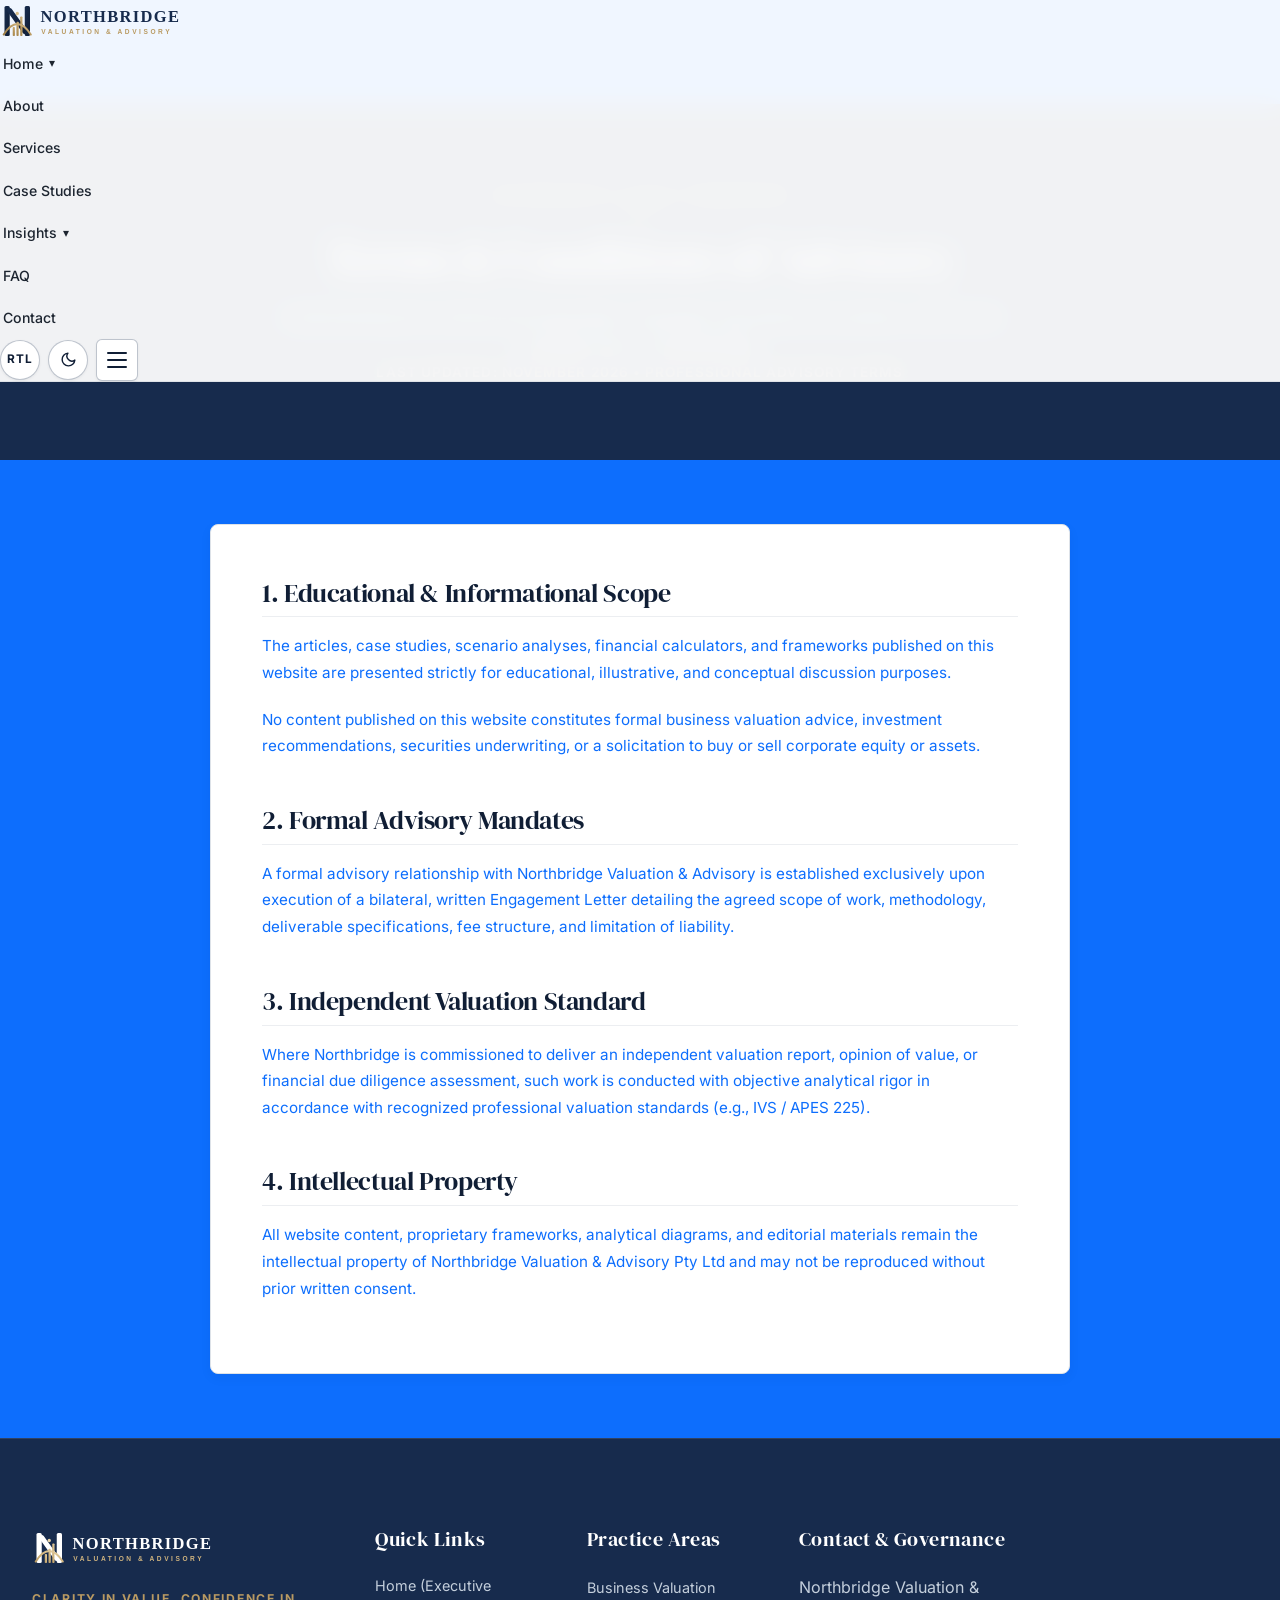
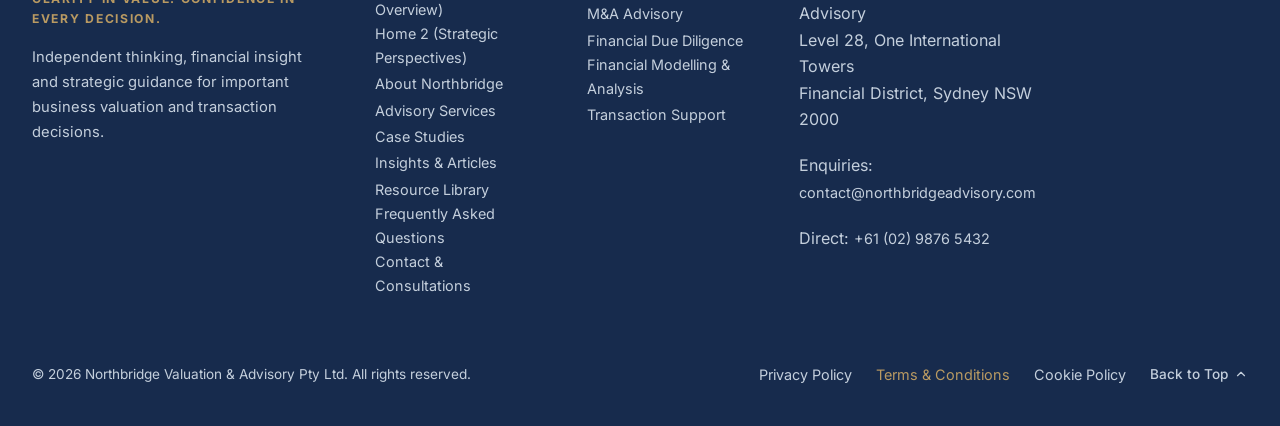
<file: terms.html>
<!DOCTYPE html>
<html lang="en" dir="ltr" data-theme="light">
<head>
  <meta charset="UTF-8">
  <meta name="viewport" content="width=device-width, initial-scale=1.0">
  <title>Terms & Conditions | Northbridge Valuation & Advisory</title>
  <meta name="description" content="Terms of Engagement and Website Conditions for Northbridge Valuation & Advisory. Important advisory disclaimers and scope of services.">
  <meta name="keywords" content="terms of engagement, advisory conditions, valuation disclaimer, Northbridge terms">
  <meta name="author" content="Northbridge Valuation & Advisory">

  <!-- Open Graph -->
  <meta property="og:title" content="Terms & Conditions | Northbridge Valuation & Advisory">
  <meta property="og:description" content="Terms of engagement and website conditions for Northbridge Valuation & Advisory.">
  <meta property="og:type" content="website">
  <meta property="og:image" content="assets/images/brand/logo.svg">

  <!-- Favicon -->
  <link rel="icon" type="image/svg+xml" href="assets/images/brand/favicon.svg">

  <!-- Local Stylesheets Only (Offline Ready) -->
  <link rel="stylesheet" href="assets/css/bootstrap.min.css">
  <link rel="stylesheet" href="assets/css/tailwind.css">
  <link rel="stylesheet" href="assets/css/fonts.css">
  <link rel="stylesheet" href="assets/css/main.css">
  <style>
    .legal-content-wrap {
      max-width: 860px;
      margin-inline: auto;
      padding-block: clamp(3rem, 5vw, 5rem);
    }
    .legal-hero {
      background-color: var(--color-primary-navy);
      color: #FFFFFF;
      padding-block: clamp(4rem, 6vw, 6rem);
      text-align: center;
    }
    .legal-hero .section-heading {
      color: #FFFFFF !important;
      margin-bottom: 1rem;
    }
    .legal-hero .section-intro {
      color: #E2E8F0 !important;
      max-width: 650px;
      margin-inline: auto;
      margin-bottom: 1.5rem;
    }
    .legal-meta {
      font-size: 0.85rem;
      color: var(--accent-gold);
      letter-spacing: 0.08em;
      text-transform: uppercase;
      font-weight: 600;
    }
    .legal-body {
      background-color: var(--bg-surface);
      border-radius: 8px;
      border: 1px solid var(--border-color);
      padding: clamp(2rem, 4vw, 3.5rem);
      box-shadow: var(--shadow-sm);
    }
    .legal-section {
      margin-bottom: 2.75rem;
    }
    .legal-section:last-child {
      margin-bottom: 0;
    }
    .legal-h2 {
      font-family: var(--font-heading);
      font-size: clamp(1.4rem, 2vw, 1.75rem);
      color: var(--text-heading);
      margin-bottom: 1rem;
      padding-bottom: 0.5rem;
      border-bottom: 1px solid var(--border-subtle);
    }
    .legal-p {
      font-size: 0.95rem;
      line-height: 1.75;
      color: var(--text-body);
      margin-bottom: 1.25rem;
    }
    .legal-list {
      list-style-type: disc;
      padding-left: 1.5rem;
      margin-bottom: 1.25rem;
      color: var(--text-body);
      font-size: 0.95rem;
      line-height: 1.75;
    }
    [dir="rtl"] .legal-list {
      padding-left: 0;
      padding-right: 1.5rem;
    }
    .legal-list li {
      margin-bottom: 0.5rem;
    }
  </style>
</head>
<body class="bg-primary text-primary antialiased selection:bg-accent-gold/20 selection:text-primary">

  <a href="#main-content" class="nb-skip-link">Skip to main content</a>

  <!-- HEADER -->
  <header class="nb-header" role="banner">
    <div class="nb-header-container">
      <a href="index.html" class="nb-brand-link" aria-label="Northbridge Valuation &amp; Advisory Homepage">
        <img src="assets/images/brand/logo.svg" alt="Northbridge Valuation &amp; Advisory" class="nb-brand-logo logo-light-mode" width="230" height="38">
        <img src="assets/images/brand/logo-white.svg" alt="Northbridge Valuation &amp; Advisory" class="nb-brand-logo logo-dark-mode" width="230" height="38">
      </a>
      <nav class="nb-nav" aria-label="Primary Navigation">
        <div class="nb-nav-item nb-dropdown">
          <a href="index.html" class="nb-nav-link" id="homeDropdown" aria-haspopup="true" aria-expanded="false">
            <span>Home</span>
            <span class="nb-dropdown-icon" aria-hidden="true">&#9662;</span>
          </a>
          <ul class="nb-dropdown-menu" aria-labelledby="homeDropdown">
            <li class="nb-dropdown-item"><a href="index.html" class="nb-dropdown-link">Home 1 (Executive Overview)</a></li>
            <li class="nb-dropdown-item"><a href="home2.html" class="nb-dropdown-link">Home 2 (Strategic Perspectives)</a></li>
          </ul>
        </div>
        <div class="nb-nav-item"><a href="about.html" class="nb-nav-link">About</a></div>
        <div class="nb-nav-item"><a href="services.html" class="nb-nav-link">Services</a></div>
        <div class="nb-nav-item"><a href="case-studies.html" class="nb-nav-link">Case Studies</a></div>
        <div class="nb-nav-item nb-dropdown">
          <a href="blog.html" class="nb-nav-link" id="insightsDropdown" aria-haspopup="true" aria-expanded="false">
            <span>Insights</span>
            <span class="nb-dropdown-icon" aria-hidden="true">&#9662;</span>
          </a>
          <ul class="nb-dropdown-menu" aria-labelledby="insightsDropdown">
            <li class="nb-dropdown-item"><a href="blog.html" class="nb-dropdown-link">Latest Insights / Blog</a></li>
            <li class="nb-dropdown-item"><a href="resources.html" class="nb-dropdown-link">Business Resources</a></li>
          </ul>
        </div>
        <div class="nb-nav-item"><a href="faq.html" class="nb-nav-link">FAQ</a></div>
        <div class="nb-nav-item"><a href="contact.html" class="nb-nav-link">Contact</a></div>
      </nav>
      <div class="nb-desktop-controls">
        <button type="button" class="nb-icon-btn dir-toggle-btn" id="dir-toggle" aria-label="Switch to RTL layout">
          <span class="nb-dir-label">RTL</span>
        </button>
        <button type="button" class="nb-icon-btn theme-toggle-btn" id="theme-toggle" aria-label="Toggle dark mode">
          <svg class="icon-sun" width="18" height="18" viewBox="0 0 24 24" fill="none" stroke="currentColor" stroke-width="2" stroke-linecap="round" stroke-linejoin="round" style="display: none;" aria-hidden="true">
            <circle cx="12" cy="12" r="5"></circle>
            <line x1="12" y1="1" x2="12" y2="3"></line>
            <line x1="12" y1="21" x2="12" y2="23"></line>
            <line x1="4.22" y1="4.22" x2="5.64" y2="5.64"></line>
            <line x1="18.36" y1="18.36" x2="19.78" y2="19.78"></line>
            <line x1="1" y1="12" x2="3" y2="12"></line>
            <line x1="21" y1="12" x2="23" y2="12"></line>
            <line x1="4.22" y1="19.78" x2="5.64" y2="18.36"></line>
            <line x1="18.36" y1="5.64" x2="19.78" y2="4.22"></line>
          </svg>
          <svg class="icon-moon" width="18" height="18" viewBox="0 0 24 24" fill="none" stroke="currentColor" stroke-width="2" stroke-linecap="round" stroke-linejoin="round" aria-hidden="true">
            <path d="M21 12.79A9 9 0 1 1 11.21 3 7 7 0 0 0 21 12.79z"></path>
          </svg>
        </button>
        <a href="contact.html#consultation" class="nb-nav-cta">Book a Consultation</a>
      </div>
      <div class="nb-mobile-controls">
        <button type="button" class="nb-icon-btn dir-toggle-btn" aria-label="Toggle text direction"><span class="nb-dir-label">RTL</span></button>
        <button type="button" class="nb-icon-btn theme-toggle-btn" aria-label="Toggle dark mode">
          <svg class="icon-sun" width="17" height="17" viewBox="0 0 24 24" fill="none" stroke="currentColor" stroke-width="2" stroke-linecap="round" stroke-linejoin="round" style="display: none;" aria-hidden="true"><circle cx="12" cy="12" r="5"></circle><line x1="12" y1="1" x2="12" y2="3"></line><line x1="12" y1="21" x2="12" y2="23"></line><line x1="4.22" y1="4.22" x2="5.64" y2="5.64"></line><line x1="18.36" y1="18.36" x2="19.78" y2="19.78"></line><line x1="1" y1="12" x2="3" y2="12"></line><line x1="21" y1="12" x2="23" y2="12"></line><line x1="4.22" y1="19.78" x2="5.64" y2="18.36"></line><line x1="18.36" y1="5.64" x2="19.78" y2="4.22"></line></svg>
          <svg class="icon-moon" width="17" height="17" viewBox="0 0 24 24" fill="none" stroke="currentColor" stroke-width="2" stroke-linecap="round" stroke-linejoin="round" aria-hidden="true"><path d="M21 12.79A9 9 0 1 1 11.21 3 7 7 0 0 0 21 12.79z"></path></svg>
        </button>
        <button type="button" class="nb-hamburger-btn" aria-label="Open navigation drawer" aria-expanded="false" aria-controls="mobileDrawer">
          <span class="nb-hamburger-bar"></span><span class="nb-hamburger-bar"></span><span class="nb-hamburger-bar"></span>
        </button>
      </div>
    </div>
  </header>

  <!-- DRAWER -->
  <aside id="mobileDrawer" class="nb-drawer" aria-label="Mobile Navigation Menu" aria-hidden="true">
    <div class="nb-drawer-backdrop" tabindex="-1"></div>
    <div class="nb-drawer-panel">
      <div class="nb-drawer-header">
        <a href="index.html" class="nb-drawer-brand">
          <img src="assets/images/brand/logo.svg" alt="Northbridge Valuation &amp; Advisory" class="logo-light-mode" width="190" height="32">
          <img src="assets/images/brand/logo-white.svg" alt="Northbridge Valuation &amp; Advisory" class="logo-dark-mode" width="190" height="32">
        </a>
        <button type="button" class="nb-drawer-close" aria-label="Close navigation menu">
          <svg width="22" height="22" viewBox="0 0 24 24" fill="none" stroke="currentColor" stroke-width="2" stroke-linecap="round" stroke-linejoin="round" aria-hidden="true"><line x1="18" y1="6" x2="6" y2="18"></line><line x1="6" y1="6" x2="18" y2="18"></line></svg>
        </button>
      </div>
      <nav class="nb-drawer-nav" aria-label="Mobile Drawer Navigation">
        <div class="nb-drawer-item nb-drawer-dropdown">
          <button type="button" class="nb-drawer-dropdown-btn" aria-expanded="false"><span>Home</span><span class="nb-drawer-arrow">&#9662;</span></button>
          <ul class="nb-drawer-submenu">
            <li><a href="index.html" class="nb-drawer-sublink">Home 1 (Executive Overview)</a></li>
            <li><a href="home2.html" class="nb-drawer-sublink">Home 2 (Strategic Perspectives)</a></li>
          </ul>
        </div>
        <a href="about.html" class="nb-drawer-link">About</a>
        <a href="services.html" class="nb-drawer-link">Services</a>
        <a href="case-studies.html" class="nb-drawer-link">Case Studies</a>
        <div class="nb-drawer-item nb-drawer-dropdown">
          <button type="button" class="nb-drawer-dropdown-btn" aria-expanded="false"><span>Insights</span><span class="nb-drawer-arrow">&#9662;</span></button>
          <ul class="nb-drawer-submenu">
            <li><a href="blog.html" class="nb-drawer-sublink">Latest Insights / Blog</a></li>
            <li><a href="resources.html" class="nb-drawer-sublink">Business Resources</a></li>
          </ul>
        </div>
        <a href="faq.html" class="nb-drawer-link">FAQ</a>
        <a href="contact.html" class="nb-drawer-link">Contact</a>
      </nav>
      <div class="nb-drawer-footer">
        <div class="nb-drawer-toggles">
          <button type="button" class="nb-btn-toggle dir-toggle-btn" aria-label="Switch text direction"><span class="nb-dir-label">RTL Layout</span></button>
          <button type="button" class="nb-btn-toggle theme-toggle-btn" aria-label="Toggle dark mode"><span>Theme Toggle</span></button>
        </div>
        <a href="contact.html#consultation" class="nb-btn nb-btn-gold nb-drawer-cta">Book a Consultation</a>
      </div>
    </div>
  </aside>

  <!-- MAIN CONTENT -->
  <main id="main-content">
    <section class="legal-hero" aria-labelledby="terms-heading">
      <div class="nb-container">
        <span class="section-eyebrow">GOVERNANCE &amp; LEGAL FRAMEWORK</span>
        <h1 id="terms-heading" class="section-heading">Terms &amp; Conditions of Advisory</h1>
        <p class="section-intro">
          Understanding the professional parameters, illustrative educational boundaries, and formal mandate terms of Northbridge.
        </p>
        <div class="legal-meta">Last Updated: November 2026 &bull; Professional Advisory Terms</div>
      </div>
    </section>

    <div class="nb-container">
      <div class="legal-content-wrap">
        <article class="legal-body">

          <section class="legal-section">
            <h2 class="legal-h2">1. Educational &amp; Informational Scope</h2>
            <p class="legal-p">
              The articles, case studies, scenario analyses, financial calculators, and frameworks published on this website are presented strictly for educational, illustrative, and conceptual discussion purposes.
            </p>
            <p class="legal-p">
              No content published on this website constitutes formal business valuation advice, investment recommendations, securities underwriting, or a solicitation to buy or sell corporate equity or assets.
            </p>
          </section>

          <section class="legal-section">
            <h2 class="legal-h2">2. Formal Advisory Mandates</h2>
            <p class="legal-p">
              A formal advisory relationship with Northbridge Valuation &amp; Advisory is established exclusively upon execution of a bilateral, written Engagement Letter detailing the agreed scope of work, methodology, deliverable specifications, fee structure, and limitation of liability.
            </p>
          </section>

          <section class="legal-section">
            <h2 class="legal-h2">3. Independent Valuation Standard</h2>
            <p class="legal-p">
              Where Northbridge is commissioned to deliver an independent valuation report, opinion of value, or financial due diligence assessment, such work is conducted with objective analytical rigor in accordance with recognized professional valuation standards (e.g., IVS / APES 225).
            </p>
          </section>

          <section class="legal-section">
            <h2 class="legal-h2">4. Intellectual Property</h2>
            <p class="legal-p">
              All website content, proprietary frameworks, analytical diagrams, and editorial materials remain the intellectual property of Northbridge Valuation &amp; Advisory Pty Ltd and may not be reproduced without prior written consent.
            </p>
          </section>

        </article>
      </div>
    </div>
  </main>

  <!-- FOOTER -->
  <footer class="nb-footer" role="contentinfo">
    <div class="nb-footer-container">
      <div class="nb-footer-top">
        <div class="nb-footer-brand-col">
          <a href="index.html" aria-label="Northbridge Valuation &amp; Advisory Homepage">
            <img src="assets/images/brand/logo-white.svg" alt="Northbridge Valuation &amp; Advisory" class="nb-footer-logo" width="220" height="36">
          </a>
          <p class="nb-footer-tagline">CLARITY IN VALUE. CONFIDENCE IN EVERY DECISION.</p>
          <p class="nb-footer-desc">Independent thinking, financial insight and strategic guidance for important business valuation and transaction decisions.</p>
        </div>
        <div>
          <h3 class="nb-footer-col-title">Quick Links</h3>
          <ul class="nb-footer-nav">
            <li><a href="index.html" class="nb-footer-link">Home (Executive Overview)</a></li>
            <li><a href="home2.html" class="nb-footer-link">Home 2 (Strategic Perspectives)</a></li>
            <li><a href="about.html" class="nb-footer-link">About Northbridge</a></li>
            <li><a href="services.html" class="nb-footer-link">Advisory Services</a></li>
            <li><a href="case-studies.html" class="nb-footer-link">Case Studies</a></li>
            <li><a href="blog.html" class="nb-footer-link">Insights &amp; Articles</a></li>
            <li><a href="resources.html" class="nb-footer-link">Resource Library</a></li>
            <li><a href="faq.html" class="nb-footer-link">Frequently Asked Questions</a></li>
            <li><a href="contact.html" class="nb-footer-link">Contact &amp; Consultations</a></li>
          </ul>
        </div>
        <div>
          <h3 class="nb-footer-col-title">Practice Areas</h3>
          <ul class="nb-footer-nav">
            <li><a href="services.html#business-valuation" class="nb-footer-link">Business Valuation</a></li>
            <li><a href="services.html#ma-advisory" class="nb-footer-link">M&amp;A Advisory</a></li>
            <li><a href="services.html#financial-due-diligence" class="nb-footer-link">Financial Due Diligence</a></li>
            <li><a href="services.html#financial-analysis" class="nb-footer-link">Financial Modelling &amp; Analysis</a></li>
            <li><a href="services.html#transaction-support" class="nb-footer-link">Transaction Support</a></li>
          </ul>
        </div>
        <div>
          <h3 class="nb-footer-col-title">Contact &amp; Governance</h3>
          <p class="nb-footer-address">
            Northbridge Valuation &amp; Advisory<br>
            Level 28, One International Towers<br>
            Financial District, Sydney NSW 2000
          </p>
          <p class="nb-footer-contact-item"><span>Enquiries:</span> <a href="mailto:contact@northbridgeadvisory.com" class="nb-footer-link">contact@northbridgeadvisory.com</a></p>
          <p class="nb-footer-contact-item"><span>Direct:</span> <a href="tel:+61298765432" class="nb-footer-link">+61 (02) 9876 5432</a></p>
        </div>
      </div>
      <div class="nb-footer-bottom">
        <div class="nb-footer-copyright">&copy; 2026 Northbridge Valuation &amp; Advisory Pty Ltd. All rights reserved.</div>
        <div class="nb-footer-legal-links">
          <a href="privacy.html" class="nb-footer-link">Privacy Policy</a>
          <a href="terms.html" class="nb-footer-link active" style="color: var(--accent-gold);">Terms &amp; Conditions</a>
          <a href="cookies.html" class="nb-footer-link">Cookie Policy</a>
          <button type="button" class="nb-back-to-top" aria-label="Scroll back to top of page">
            <span>Back to Top</span>
            <svg width="14" height="14" viewBox="0 0 24 24" fill="none" stroke="currentColor" stroke-width="2" stroke-linecap="round" stroke-linejoin="round" aria-hidden="true"><polyline points="18 15 12 9 6 15"></polyline></svg>
          </button>
        </div>
      </div>
    </div>
  </footer>

  <script src="assets/js/bootstrap.bundle.min.js"></script>
  <script src="assets/js/main.js"></script>
</body>
</html>
</file>
<file: assets/css/main.css>
/* ==========================================================================
   NORTHBRIDGE VALUATION & ADVISORY — MAIN SHARED STYLESHEET
   Includes: Design Tokens, Typography, Themes (Light/Dark), RTL Logical Rules,
   Shared Sticky Navbar, Shared Mobile Drawer, Shared Footer & Core Components
   ========================================================================== */

@import url("fonts.css");

/* --------------------------------------------------------------------------
   1. DESIGN TOKENS & CSS VARIABLES
   -------------------------------------------------------------------------- */
:root {
  /* Brand Exact Color Palette */
  --color-primary-navy: #172B4D;
  --color-midnight-blue: #101E35;
  --color-professional-blue: #315B8A;
  --color-muted-gold: #B99A62;
  --color-muted-gold-hover: #A68852;
  --color-soft-ivory: #F7F7F3;
  --color-cool-white: #FFFFFF;
  --color-slate-grey: #657184;
  --color-charcoal: #252D38;
  --color-soft-border: #E1E5EA;
  --color-pale-blue: #EAF0F7;
  --color-success-green: #3D8065;

  /* Typography */
  --font-heading: 'DM Serif Display', Georgia, 'Times New Roman', serif;
  --font-body: 'Inter', -apple-system, BlinkMacSystemFont, 'Segoe UI', Roboto, Helvetica, Arial, sans-serif;

  /* Semantic Light Theme Defaults */
  --bg-primary: #F7F7F3;
  --bg-surface: #FFFFFF;
  --bg-card: #FFFFFF;
  --bg-card-hover: #FCFCFA;
  --bg-secondary: #EAF0F7;
  --bg-muted: #F2F4F7;
  
  --text-main: #1D2530;
  --text-secondary: #4A5668;
  --text-muted: #627184;
  --text-heading: #101E35;
  --text-on-dark: #FFFFFF;
  
  --border-color: #DDE2E8;
  --border-subtle: rgba(23, 43, 77, 0.08);
  --border-focus: #B99A62;

  --accent-brand: #172B4D;
  --accent-gold: #B99A62;
  --accent-gold-hover: #A68852;
  --accent-gold-text: #8C6826;
  --accent-gold-subtle: rgba(185, 154, 98, 0.12);

  --nav-height: 88px;
  --nav-height-tablet: 78px;
  --nav-height-mobile: 72px;
  --nav-bg: rgba(255, 255, 255, 0.94);
  --nav-scrolled-bg: rgba(247, 247, 243, 0.98);
  --nav-border: rgba(23, 43, 77, 0.08);
  --nav-link-color: #1D2530;
  --nav-link-hover: #101E35;

  --footer-bg: #172B4D;
  --footer-border: rgba(225, 229, 234, 0.12);
  --footer-text: #C4CFDC;
  --footer-heading: #FFFFFF;

  --input-bg: #FFFFFF;
  --input-border: #CBD2DC;
  --input-text: #1D2530;
  --input-placeholder: #627184;

  --shadow-xs: 0 1px 3px rgba(16, 30, 53, 0.04);
  --shadow-sm: 0 4px 12px rgba(16, 30, 53, 0.05);
  --shadow-md: 0 12px 32px rgba(16, 30, 53, 0.08);
  --shadow-lg: 0 20px 48px rgba(16, 30, 53, 0.12);

  --transition-fast: 0.18s ease;
  --transition-base: 0.28s cubic-bezier(0.16, 1, 0.3, 1);
  --transition-smooth: 0.4s cubic-bezier(0.16, 1, 0.3, 1);
}

/* --------------------------------------------------------------------------
   DARK THEME VARIABLES
   -------------------------------------------------------------------------- */
[data-theme="dark"] {
  --bg-primary: #111A27;
  --bg-surface: #172438;
  --bg-card: #1D2C41;
  --bg-card-hover: #22334B;
  --bg-secondary: #172438;
  --bg-muted: #1E2D44;

  --text-main: #F4F7FB;
  --text-secondary: #C0CBD9;
  --text-muted: #8E9FA8;
  --text-heading: #F4F7FB;

  --border-color: #384A62;
  --border-subtle: rgba(192, 203, 217, 0.16);
  --border-focus: #D5B984;

  --accent-brand: #9FB5D1;
  --accent-gold: #C8AA75;
  --accent-gold-hover: #DBBD88;
  --accent-gold-text: #D5B984;
  --accent-gold-subtle: rgba(200, 170, 117, 0.18);

  --nav-bg: rgba(17, 26, 39, 0.94);
  --nav-scrolled-bg: rgba(23, 36, 56, 0.98);
  --nav-border: rgba(64, 81, 106, 0.5);
  --nav-link-color: #F4F7FB;
  --nav-link-hover: #D5B984;

  --footer-bg: #0D1520;
  --footer-border: rgba(64, 81, 106, 0.4);
  --footer-text: #C0CBD9;
  --footer-heading: #F4F7FB;

  --input-bg: #172438;
  --input-border: #384A62;
  --input-text: #F4F7FB;
  --input-placeholder: #8E9FA8;

  --shadow-xs: 0 1px 3px rgba(0, 0, 0, 0.25);
  --shadow-sm: 0 4px 12px rgba(0, 0, 0, 0.35);
  --shadow-md: 0 12px 32px rgba(0, 0, 0, 0.45);
  --shadow-lg: 0 20px 48px rgba(0, 0, 0, 0.55);
}

/* --------------------------------------------------------------------------
   2. GLOBAL RESET & BASE STYLES
   -------------------------------------------------------------------------- */
*, *::before, *::after {
  box-sizing: border-box;
}

html, body {
  overflow-x: clip;
}

html {
  font-size: 16px;
  scroll-behavior: smooth;
  -webkit-text-size-adjust: 100%;
}

@media (prefers-reduced-motion: reduce) {
  html {
    scroll-behavior: auto;
  }
  *, *::before, *::after {
    animation-duration: 0.01ms !important;
    animation-iteration-count: 1 !important;
    transition-duration: 0.01ms !important;
    scroll-behavior: auto !important;
  }
}

body {
  margin: 0;
  padding: 0;
  padding-top: var(--nav-height) !important;
  font-family: var(--font-body);
  font-size: 1rem;
  line-height: 1.65;
  color: var(--text-main);
  background-color: var(--bg-primary);
  min-height: 100vh;
  display: flex;
  flex-direction: column;
  overflow-x: clip;
  transition: background-color var(--transition-base), color var(--transition-base);
}

@media (max-width: 1280px) {
  body {
    padding-top: var(--nav-height-tablet) !important;
  }
}

@media (max-width: 767px) {
  body {
    padding-top: var(--nav-height-mobile) !important;
  }
}

body.drawer-open {
  overflow: hidden;
  touch-action: none;
}

h1, h2, h3, h4, h5, h6 {
  font-family: var(--font-heading);
  color: var(--text-heading);
  font-weight: 400;
  line-height: 1.25;
  margin-top: 0;
  letter-spacing: -0.015em;
  transition: color var(--transition-base);
}

p {
  margin-top: 0;
  margin-bottom: 1.25rem;
}

a {
  color: inherit;
  text-decoration: none;
  transition: color var(--transition-fast), border-color var(--transition-fast);
}

img, svg {
  max-width: 100%;
  height: auto;
  vertical-align: middle;
}

/* --------------------------------------------------------------------------
   3. TYPOGRAPHY HIERARCHY & UTILITIES
   -------------------------------------------------------------------------- */
.font-heading {
  font-family: var(--font-heading);
}

.font-body {
  font-family: var(--font-body);
}

/* --------------------------------------------------------------------------
   3A. UNIVERSAL CONTAINER & SECTION WRAPPERS (ALL PAGES)
   Ensures consistent padding, zero edge-bleed, and perfect responsive alignment
   -------------------------------------------------------------------------- */
.nb-container,
.container-custom,
.container {
  width: 100%;
  max-width: 1320px;
  margin-inline: auto;
  padding-inline: clamp(1.25rem, 3.5vw, 2.5rem);
}

.nb-container-narrow,
.container-narrow {
  width: 100%;
  max-width: 960px;
  margin-inline: auto;
  padding-inline: clamp(1.25rem, 3.5vw, 2.5rem);
}

/* ==========================================================================
   UNIVERSAL SECTION SPACING (ALL PAGES)
   Guarantees refined vertical breathing room across all pages without excessive gapping.
   Prevents adjacent sections from colliding while maintaining clean rhythm.
   ========================================================================== */
.nb-section,
section.nb-section,
main > section:not([id*="hero"]):not([class*="hero"]):not([id*="closing"]):not([id*="cta"]):not([id*="consultation"]) {
  padding-block: clamp(3.5rem, 5vw, 4.75rem) !important;
  position: relative;
  overflow: hidden;
  scroll-margin-top: calc(var(--nav-height) + 16px);
}

/* Specific closing/CTA sections get balanced breathing room */
.nb-section-cta,
#about-closing,
#services-consultation,
#case-studies-cta,
#insights-cta,
#faq-closing-cta,
#contact-closing-cta,
#home2-contact,
#home-consultation,
#resources-cta {
  padding-block: clamp(4.5rem, 6.5vw, 6.25rem) !important;
  position: relative;
  overflow: hidden;
  scroll-margin-top: calc(var(--nav-height) + 16px);
}

/* Hero sections preserve their deliberate top/bottom proportion */
#home-hero,
#home2-hero,
#about-hero,
#services-hero,
#case-studies-hero,
#insights-hero,
#faq-hero,
#contact-hero,
#resources-hero {
  padding-top: clamp(3.5rem, 5.5vw, 5rem) !important;
  padding-bottom: clamp(3rem, 4.5vw, 4.25rem) !important;
  position: relative;
  overflow: hidden;
}

section[id] {
  scroll-margin-top: calc(var(--nav-height) + 16px);
}

/* --------------------------------------------------------------------------
   3B. CENTRED SECTION HEADINGS, INTROS & CTAS (ALL PAGES)
   Guarantees 100% strict adherence to mandatory centering rules
   -------------------------------------------------------------------------- */
.nb-section-header,
.section-header-centred,
.section-header {
  text-align: center !important;
  max-width: 840px !important;
  margin-inline: auto !important;
  margin-bottom: clamp(1.75rem, 3vw, 2.5rem) !important;
}

/* Section Eyebrow / Tag (Centred with high contrast) */
.section-eyebrow,
.section-tag,
.nb-section-tag {
  display: inline-block !important;
  font-family: var(--font-body) !important;
  font-size: 0.8rem !important;
  font-weight: 700 !important;
  letter-spacing: 0.18em !important;
  text-transform: uppercase !important;
  color: var(--accent-gold-text);
  text-align: center !important;
  margin-inline: auto !important;
  margin-bottom: 0.85rem !important;
  position: relative !important;
}

[data-theme="dark"] .section-eyebrow,
[data-theme="dark"] .section-tag,
[data-theme="dark"] .nb-section-tag {
  color: var(--accent-gold) !important;
}

.section-eyebrow::after {
  content: "";
  display: block;
  width: 32px;
  height: 2px;
  background-color: currentColor;
  margin: 0.5rem auto 0;
  border-radius: 1px;
}

/* Centred Section Heading (Mandatory Rule) */
.section-heading {
  font-family: var(--font-heading) !important;
  font-size: clamp(2rem, 3.6vw, 2.85rem) !important;
  font-weight: 400 !important;
  color: var(--text-heading);
  line-height: 1.25 !important;
  text-align: center !important;
  max-width: 840px !important;
  margin-inline: auto !important;
  margin-bottom: 1rem !important;
  letter-spacing: -0.015em !important;
}

/* Centred Section Intro (Mandatory Rule) */
.section-intro {
  font-family: var(--font-body) !important;
  font-size: clamp(1rem, 1.3vw, 1.15rem) !important;
  line-height: 1.75 !important;
  color: var(--text-secondary);
  text-align: center !important;
  max-width: 720px !important;
  margin-inline: auto !important;
  margin-bottom: 0 !important;
}

.nb-section-header .section-intro,
.section-header .section-intro {
  margin-bottom: 0 !important;
}

/* ==========================================================================
   HIGH CONTRAST & VISIBILITY FOR ALL DARK / NAVY SECTIONS (LIGHT & DARK MODES)
   Guarantees brilliant white headings & readable silver intros on dark backgrounds.
   ========================================================================== */
#our-philosophy .section-heading,
#transaction-journey .section-heading,
#transaction-support .section-heading,
#common-themes .section-heading,
#about-closing .section-heading,
#insights-cta .section-heading,
#faq-closing-cta .section-heading,
#contact-closing-cta .section-heading,
#home2-contact .section-heading,
#home-consultation .section-heading,
#resources-cta .section-heading,
.bg-color-primary-navy .section-heading,
.bg-navy .section-heading,
[class*="bg-color-primary-navy"] .section-heading,
[class*="bg-navy"] .section-heading {
  color: #FFFFFF !important;
}

#our-philosophy .section-intro,
#transaction-journey .section-intro,
#transaction-support .section-intro,
#common-themes .section-intro,
#about-closing .section-intro,
#insights-cta .section-intro,
#faq-closing-cta .section-intro,
#contact-closing-cta .section-intro,
#home2-contact .section-intro,
#home-consultation .section-intro,
#resources-cta .section-intro,
.bg-color-primary-navy .section-intro,
.bg-navy .section-intro,
[class*="bg-color-primary-navy"] .section-intro,
[class*="bg-navy"] .section-intro {
  color: #E2E8F0 !important;
  opacity: 0.95 !important;
}

#our-philosophy .section-eyebrow,
#transaction-journey .section-eyebrow,
#transaction-support .section-eyebrow,
#common-themes .section-eyebrow,
#about-closing .section-eyebrow,
#insights-cta .section-eyebrow,
#faq-closing-cta .section-eyebrow,
#contact-closing-cta .section-eyebrow,
#home2-contact .section-eyebrow,
#home-consultation .section-eyebrow,
#resources-cta .section-eyebrow {
  color: var(--accent-gold) !important;
}

/* Centred CTA Container (Mandatory Rule) */
.cta-group-centred,
.section-cta-group,
.hero-cta-wrapper .cta-group-centred {
  display: flex !important;
  align-items: center !important;
  justify-content: center !important;
  gap: 1rem !important;
  flex-wrap: wrap !important;
  margin-inline: auto !important;
  text-align: center !important;
  width: 100% !important;
}

/* --------------------------------------------------------------------------
   3C. UNIVERSAL CARD FLEX & EQUAL HEIGHT ALIGNMENT (ALL PAGES)
   Ensures cards in any grid row have equal heights, aligned text & pinned actions
   -------------------------------------------------------------------------- */
.dir-card-item,
.case-index-card,
.case-challenge-item,
.article-card,
.faq-category-card-btn,
.service-pathway-card,
.process-step-card,
.approach-card,
.topic-item-card,
.scenario-card,
.specialisation-card,
.industry-card,
.thumb-card,
.enquiry-panel-item,
.triptych-panel {
  display: flex !important;
  flex-direction: column !important;
  height: 100% !important;
}

.dir-body,
.case-index-content,
.article-card-body,
.topic-card-body,
.approach-card-desc,
.step-desc,
.pathway-body,
.cat-btn-desc,
.case-challenge-desc,
.specialisation-card p,
.industry-card p,
.scenario-card p {
  flex: 1 1 auto !important;
}

.dir-arrow,
.case-index-action,
.article-card-footer,
.topic-card-link-text,
.pathway-action-arrow,
.triptych-footer {
  margin-top: auto !important;
}

/* --------------------------------------------------------------------------
   4. BUTTONS & INTERACTIVE ELEMENTS
   -------------------------------------------------------------------------- */
.nb-btn {
  display: inline-flex;
  align-items: center;
  justify-content: center;
  gap: 0.6rem;
  padding: 0.85rem 1.85rem;
  font-family: var(--font-body);
  font-size: 0.875rem;
  font-weight: 600;
  letter-spacing: 0.04em;
  text-transform: uppercase;
  border-radius: 4px;
  border: 1px solid transparent;
  cursor: pointer;
  transition: all var(--transition-fast);
  text-decoration: none;
  line-height: 1.2;
}

.nb-btn-primary {
  background-color: var(--color-primary-navy);
  color: #FFFFFF;
  border-color: var(--color-primary-navy);
}

.nb-btn-primary:hover {
  background-color: var(--color-midnight-blue);
  border-color: var(--color-midnight-blue);
  color: #FFFFFF;
  transform: translateY(-1px);
  box-shadow: var(--shadow-sm);
}

[data-theme="dark"] .nb-btn-primary {
  background-color: var(--accent-gold);
  color: #111A27;
  border-color: var(--accent-gold);
}

[data-theme="dark"] .nb-btn-primary:hover {
  background-color: var(--accent-gold-hover);
  border-color: var(--accent-gold-hover);
  color: #111A27;
}

.nb-btn-gold {
  background-color: var(--accent-gold);
  color: #101E35 !important;
  font-weight: 700;
  border: 1.5px solid var(--accent-gold);
  box-shadow: 0 2px 6px rgba(185, 154, 98, 0.25);
}

.nb-btn-gold:hover {
  background-color: var(--accent-gold-hover);
  border-color: var(--accent-gold-hover);
  color: #FFFFFF !important;
  transform: translateY(-1px);
  box-shadow: 0 4px 14px rgba(185, 154, 98, 0.35);
}

.nb-btn-outline {
  background-color: transparent;
  color: var(--text-heading);
  border: 1.5px solid rgba(23, 43, 77, 0.32);
  font-weight: 600;
}

.nb-btn-outline:hover {
  border-color: var(--accent-gold);
  color: var(--accent-gold);
  background-color: var(--accent-gold-subtle);
  transform: translateY(-1px);
}

/* Outline Buttons on Dark Navy Sections */
.bg-navy .nb-btn-outline,
.bg-color-primary-navy .nb-btn-outline,
#our-philosophy .nb-btn-outline,
#transaction-journey .nb-btn-outline,
#transaction-support .nb-btn-outline,
#home-consultation .nb-btn-outline,
#home2-contact .nb-btn-outline,
#about-closing .nb-btn-outline,
#insights-cta .nb-btn-outline,
#faq-closing-cta .nb-btn-outline,
#contact-closing-cta .nb-btn-outline,
#resources-cta .nb-btn-outline {
  color: #FFFFFF !important;
  border: 1.5px solid rgba(255, 255, 255, 0.5) !important;
}

.bg-navy .nb-btn-outline:hover,
.bg-color-primary-navy .nb-btn-outline:hover,
#our-philosophy .nb-btn-outline:hover,
#transaction-journey .nb-btn-outline:hover,
#transaction-support .nb-btn-outline:hover,
#home-consultation .nb-btn-outline:hover,
#home2-contact .nb-btn-outline:hover,
#about-closing .nb-btn-outline:hover,
#insights-cta .nb-btn-outline:hover,
#faq-closing-cta .nb-btn-outline:hover,
#contact-closing-cta .nb-btn-outline:hover,
#resources-cta .nb-btn-outline:hover {
  border-color: var(--accent-gold) !important;
  color: var(--accent-gold) !important;
  background-color: rgba(185, 154, 98, 0.18) !important;
}

.nb-btn-outline-white {
  background-color: transparent;
  color: #FFFFFF;
  border-color: rgba(255, 255, 255, 0.45);
}

.nb-btn-outline-white:hover {
  border-color: #FFFFFF;
  background-color: rgba(255, 255, 255, 0.1);
  color: #FFFFFF;
}

/* Subtle Link with Arrow */
.nb-arrow-link {
  display: inline-flex;
  align-items: center;
  gap: 0.5rem;
  font-family: var(--font-body);
  font-size: 0.875rem;
  font-weight: 600;
  letter-spacing: 0.02em;
  color: var(--color-professional-blue);
  transition: color var(--transition-fast), gap var(--transition-fast);
}

[data-theme="dark"] .nb-arrow-link {
  color: var(--accent-gold);
}

.nb-arrow-link svg {
  transition: transform var(--transition-fast);
}

.nb-arrow-link:hover {
  color: var(--accent-gold);
}

.nb-arrow-link:hover svg {
  transform: translateX(4px);
}

[dir="rtl"] .nb-arrow-link:hover svg {
  transform: translateX(-4px);
}

/* --------------------------------------------------------------------------
   5. SHARED STICKY NAVBAR (DESKTOP: 88PX)
   -------------------------------------------------------------------------- */
.nb-header {
  position: fixed !important;
  top: 0 !important;
  left: 0 !important;
  right: 0 !important;
  width: 100% !important;
  z-index: 1000 !important;
  background-color: var(--nav-bg);
  border-bottom: 1px solid var(--nav-border);
  backdrop-filter: blur(12px);
  -webkit-backdrop-filter: blur(12px);
  transition: background-color var(--transition-base), box-shadow var(--transition-base), border-color var(--transition-base);
}

.nb-header.scrolled {
  background-color: var(--nav-scrolled-bg);
  box-shadow: var(--shadow-sm);
  border-bottom-color: var(--border-color);
}

.nb-navbar-container {
  max-width: 1440px;
  height: var(--nav-height);
  margin-inline: auto;
  padding-inline: 2rem;
  display: flex;
  align-items: center;
  justify-content: space-between;
  gap: 1.5rem;
}

/* Brand Logo */
.nb-brand-link {
  display: flex;
  align-items: center;
  flex-shrink: 0;
  text-decoration: none;
}

.nb-brand-logo {
  height: 42px;
  width: auto;
  display: block;
  transition: opacity var(--transition-fast);
}

.nb-brand-logo.logo-dark-mode {
  display: none;
}

[data-theme="dark"] .nb-brand-logo.logo-light-mode {
  display: none;
}

[data-theme="dark"] .nb-brand-logo.logo-dark-mode {
  display: block;
}

/* Desktop Navigation Menu (Center) */
.nb-desktop-nav {
  display: flex;
  align-items: center;
  margin: 0;
  padding: 0;
  list-style: none;
  gap: 1.85rem;
}

.nb-nav-item {
  position: relative;
}

.nb-nav-link {
  display: inline-flex;
  align-items: center;
  gap: 0.35rem;
  font-family: var(--font-body);
  font-size: 0.88rem;
  font-weight: 500;
  color: var(--nav-link-color);
  padding: 0.6rem 0.2rem;
  transition: color var(--transition-fast);
  position: relative;
}

.nb-nav-link::after {
  content: "";
  position: absolute;
  bottom: 0;
  inset-inline-start: 0;
  width: 0;
  height: 2px;
  background-color: var(--accent-gold);
  transition: width var(--transition-fast);
}

.nb-nav-link:hover,
.nb-nav-link.active {
  color: var(--color-primary-navy);
}

[data-theme="dark"] .nb-nav-link:hover,
[data-theme="dark"] .nb-nav-link.active {
  color: var(--accent-gold);
}

.nb-nav-link:hover::after,
.nb-nav-link.active::after {
  width: 100%;
}

/* Dropdown Arrow */
.nb-dropdown-icon {
  font-size: 0.75rem;
  transition: transform var(--transition-fast);
  display: inline-block;
}

.nb-dropdown:hover .nb-dropdown-icon {
  transform: rotate(180deg);
}

/* Desktop Dropdown Menus */
.nb-dropdown-menu {
  position: absolute;
  top: 100%;
  inset-inline-start: 0;
  min-width: 230px;
  background-color: var(--bg-surface);
  border: 1px solid var(--border-color);
  border-radius: 6px;
  padding: 0.6rem 0;
  margin: 0;
  list-style: none;
  box-shadow: var(--shadow-md);
  opacity: 0;
  visibility: hidden;
  transform: translateY(8px);
  transition: opacity var(--transition-fast), transform var(--transition-fast), visibility var(--transition-fast);
  z-index: 1050;
}

.nb-dropdown:hover .nb-dropdown-menu,
.nb-dropdown:focus-within .nb-dropdown-menu {
  opacity: 1;
  visibility: visible;
  transform: translateY(0);
}

.nb-dropdown-item {
  display: block;
}

.nb-dropdown-link {
  display: flex;
  align-items: center;
  justify-content: space-between;
  padding: 0.65rem 1.25rem;
  font-size: 0.86rem;
  font-weight: 500;
  color: var(--text-main);
  transition: background-color var(--transition-fast), color var(--transition-fast);
}

.nb-dropdown-link:hover,
.nb-dropdown-link.active {
  background-color: var(--bg-secondary);
  color: var(--color-primary-navy);
}

[data-theme="dark"] .nb-dropdown-link:hover,
[data-theme="dark"] .nb-dropdown-link.active {
  background-color: var(--bg-card-hover);
  color: var(--accent-gold);
}

/* Desktop Right Controls In EXACT Order:
   1. LTR/RTL Toggle
   2. Dark/Light Mode Toggle
   3. Book a Consultation Button */
.nb-desktop-controls {
  display: flex;
  align-items: center;
  gap: 0.85rem;
  flex-shrink: 0;
}

/* Icon Buttons for Mode & Direction */
.nb-icon-btn {
  display: inline-flex;
  align-items: center;
  justify-content: center;
  width: 40px;
  height: 40px;
  border-radius: 50%;
  background-color: var(--bg-surface);
  border: 1.5px solid rgba(23, 43, 77, 0.28);
  color: var(--text-heading);
  cursor: pointer;
  transition: all var(--transition-fast);
  position: relative;
  box-shadow: 0 1px 3px rgba(0, 0, 0, 0.06);
}

.nb-icon-btn:hover {
  background-color: var(--accent-gold-subtle);
  border-color: var(--accent-gold);
  color: var(--accent-gold);
  transform: translateY(-1px);
  box-shadow: 0 3px 8px rgba(185, 154, 98, 0.22);
}

[data-theme="dark"] .nb-icon-btn {
  background-color: rgba(255, 255, 255, 0.08);
  border: 1.5px solid rgba(185, 154, 98, 0.5);
  color: #F8FAFC;
  box-shadow: 0 1px 4px rgba(0, 0, 0, 0.3);
}

[data-theme="dark"] .nb-icon-btn:hover {
  background-color: rgba(185, 154, 98, 0.22);
  border-color: var(--accent-gold);
  color: var(--accent-gold);
}

.nb-dir-label {
  font-size: 0.74rem;
  font-weight: 700;
  letter-spacing: 0.06em;
  text-transform: uppercase;
  color: inherit;
}

/* Consultation Nav Button */
.nb-nav-cta {
  padding: 0.7rem 1.4rem;
  font-size: 0.82rem;
  font-weight: 700;
  letter-spacing: 0.06em;
  background-color: var(--color-primary-navy);
  color: #FFFFFF !important;
  border: 1.5px solid var(--color-primary-navy);
  border-radius: 4px;
  transition: all var(--transition-fast);
  box-shadow: 0 2px 5px rgba(16, 30, 53, 0.18);
}

.nb-nav-cta:hover {
  background-color: var(--color-midnight-blue);
  border-color: var(--color-midnight-blue);
  color: #FFFFFF !important;
  box-shadow: 0 4px 12px rgba(16, 30, 53, 0.3);
  transform: translateY(-1px);
}

[data-theme="dark"] .nb-nav-cta {
  background-color: var(--accent-gold);
  color: #111A27 !important;
  border-color: var(--accent-gold);
  box-shadow: 0 2px 6px rgba(0, 0, 0, 0.4);
}

[data-theme="dark"] .nb-nav-cta:hover {
  background-color: var(--accent-gold-hover);
  border-color: var(--accent-gold-hover);
  color: #111A27 !important;
}

/* --------------------------------------------------------------------------
   6. TABLET & MOBILE NAVBAR RESPONSIVE RULES (COLLAPSE <= 1280PX)
   Per User Rules:
   - Desktop (1281px+): Logo | All Menus | Dark | RTL | Consultation
   - Tablet (768px - 1280px): Logo | Dark | RTL | Hamburger
   - Mobile (< 768px): Logo | Dark | RTL | Hamburger
   -------------------------------------------------------------------------- */
.nb-mobile-controls {
  display: none;
  align-items: center;
  gap: 0.5rem;
}

.nb-hamburger-btn {
  display: inline-flex;
  flex-direction: column;
  justify-content: center;
  align-items: center;
  width: 42px;
  height: 42px;
  background-color: var(--bg-surface);
  border: 1.5px solid rgba(23, 43, 77, 0.28);
  border-radius: 6px;
  cursor: pointer;
  padding: 0;
  gap: 5px;
  color: var(--text-heading);
  transition: all var(--transition-fast);
  box-shadow: 0 1px 3px rgba(0, 0, 0, 0.06);
}

.nb-hamburger-btn:hover {
  background-color: var(--accent-gold-subtle);
  border-color: var(--accent-gold);
  color: var(--accent-gold);
}

[data-theme="dark"] .nb-hamburger-btn {
  background-color: rgba(255, 255, 255, 0.08);
  border: 1.5px solid rgba(185, 154, 98, 0.5);
  color: #F8FAFC;
}

[data-theme="dark"] .nb-hamburger-btn:hover {
  background-color: rgba(185, 154, 98, 0.22);
  border-color: var(--accent-gold);
  color: var(--accent-gold);
}

.nb-hamburger-bar {
  display: block;
  width: 20px;
  height: 2px;
  background-color: currentColor;
  border-radius: 1px;
  transition: transform var(--transition-fast), opacity var(--transition-fast);
}

@media (max-width: 1280px) {
  .nb-navbar-container {
    height: var(--nav-height-tablet);
    padding-inline: 1.5rem;
  }

  .nb-desktop-nav {
    display: none !important;
  }

  .nb-desktop-controls {
    display: none !important;
  }

  .nb-mobile-controls {
    display: flex;
  }
}

@media (max-width: 767px) {
  .nb-navbar-container {
    height: var(--nav-height-mobile);
    padding-inline: 1rem;
    gap: 0.5rem;
  }

  .nb-brand-logo {
    height: 32px;
    max-width: 175px;
  }

  .nb-icon-btn {
    width: 36px;
    height: 36px;
  }

  .nb-hamburger-btn {
    width: 38px;
    height: 38px;
  }
}

@media (max-width: 420px) {
  .nb-navbar-container {
    padding-inline: 0.75rem;
  }

  .nb-brand-logo {
    height: 28px;
    max-width: 140px;
  }

  .nb-mobile-controls {
    gap: 0.35rem;
  }

  .nb-icon-btn {
    width: 32px;
    height: 32px;
  }

  .nb-hamburger-btn {
    width: 34px;
    height: 34px;
  }
}

@media (max-width: 340px) {
  .nb-brand-logo {
    height: 25px;
    max-width: 120px;
  }
}

/* --------------------------------------------------------------------------
   7. FULL DRAWER HAMBURGER MENU (MOBILE & TABLET)
   Per Global User Rules:
   - Full Width Drawer Menu
   - Smooth Slide Animation
   - Scrollable Menu
   - Contains ALL navigation items & dropdowns
   - Dark Mode & RTL Toggles inside drawer as well
   - Consultation Button
   - Close Button (X)
   -------------------------------------------------------------------------- */
.nb-drawer-backdrop {
  position: fixed;
  inset: 0;
  background-color: rgba(16, 30, 53, 0.6);
  backdrop-filter: blur(4px);
  -webkit-backdrop-filter: blur(4px);
  z-index: 1998;
  opacity: 0;
  visibility: hidden;
  transition: opacity var(--transition-smooth), visibility var(--transition-smooth);
}

.nb-drawer-backdrop.active {
  opacity: 1;
  visibility: visible;
}

.nb-drawer {
  position: fixed;
  top: 0;
  inset-inline-end: 0;
  width: 100%;
  max-width: 440px;
  height: 100vh;
  height: 100dvh;
  background-color: var(--bg-surface);
  border-inline-start: 1px solid var(--border-color);
  box-shadow: var(--shadow-lg);
  z-index: 1999;
  display: flex;
  flex-direction: column;
  transform: translateX(100%);
  visibility: hidden;
  pointer-events: none;
  transition: transform var(--transition-smooth), visibility var(--transition-smooth);
  overflow: hidden;
}

[dir="rtl"] .nb-drawer {
  transform: translateX(-100%);
}

.nb-drawer.active {
  transform: translateX(0);
  visibility: visible;
  pointer-events: auto;
}

.nb-drawer-header {
  height: var(--nav-height-mobile);
  padding-inline: 1.5rem;
  display: flex;
  align-items: center;
  justify-content: space-between;
  border-bottom: 1px solid var(--border-color);
  flex-shrink: 0;
}

.nb-drawer-close-btn {
  display: inline-flex;
  align-items: center;
  justify-content: center;
  width: 38px;
  height: 38px;
  border-radius: 50%;
  background-color: transparent;
  border: 1px solid var(--border-color);
  color: var(--text-main);
  cursor: pointer;
  transition: all var(--transition-fast);
}

.nb-drawer-close-btn:hover {
  background-color: var(--bg-secondary);
  border-color: var(--accent-gold);
  color: var(--accent-gold);
}

.nb-drawer-body {
  flex: 1;
  overflow-y: auto;
  padding: 1.5rem;
  display: flex;
  flex-direction: column;
  gap: 1.25rem;
}

.nb-drawer-nav {
  list-style: none;
  margin: 0;
  padding: 0;
  display: flex;
  flex-direction: column;
  gap: 0.35rem;
}

.nb-drawer-item {
  border-bottom: 1px solid var(--border-subtle);
  padding-bottom: 0.35rem;
}

.nb-drawer-link {
  display: flex;
  align-items: center;
  justify-content: space-between;
  padding: 0.75rem 0.5rem;
  font-size: 1.05rem;
  font-weight: 500;
  color: var(--text-main);
  border-radius: 4px;
  transition: all var(--transition-fast);
}

.nb-drawer-link:hover,
.nb-drawer-link.active {
  color: var(--accent-gold);
  background-color: var(--bg-secondary);
  padding-inline-start: 0.85rem;
}

/* Mobile Accordion Dropdowns */
.nb-drawer-toggle-btn {
  background: none;
  border: none;
  cursor: pointer;
  width: 100%;
  font-family: inherit;
  text-align: inherit;
}

.nb-drawer-toggle-icon {
  font-size: 0.8rem;
  transition: transform var(--transition-fast);
}

.nb-drawer-subnav {
  list-style: none;
  margin: 0;
  padding-inline-start: 1.25rem;
  padding-bottom: 0.5rem;
  display: none;
  flex-direction: column;
  gap: 0.25rem;
}

.nb-drawer-subnav.active {
  display: flex;
}

.nb-drawer-sublink {
  display: block;
  padding: 0.5rem 0.5rem;
  font-size: 0.92rem;
  font-weight: 400;
  color: var(--text-secondary);
  border-radius: 4px;
  transition: all var(--transition-fast);
}

.nb-drawer-sublink:hover,
.nb-drawer-sublink.active {
  color: var(--accent-gold);
  background-color: var(--bg-secondary);
  padding-inline-start: 0.85rem;
}

/* Drawer Footer Controls */
.nb-drawer-footer {
  padding-top: 1.25rem;
  border-top: 1px solid var(--border-color);
  display: flex;
  flex-direction: column;
  gap: 1.25rem;
  flex-shrink: 0;
}

.nb-drawer-toggles-row {
  display: flex;
  align-items: center;
  justify-content: space-around;
  gap: 1rem;
}

.nb-drawer-toggle-item {
  display: flex;
  align-items: center;
  gap: 0.5rem;
  font-size: 0.85rem;
  font-weight: 600;
  color: var(--text-main);
  background: none;
  border: 1px solid var(--border-color);
  padding: 0.6rem 1rem;
  border-radius: 6px;
  cursor: pointer;
  flex: 1;
  justify-content: center;
  transition: all var(--transition-fast);
}

.nb-drawer-toggle-item:hover {
  background-color: var(--bg-secondary);
  border-color: var(--accent-gold);
}

.nb-drawer-cta {
  width: 100%;
  text-align: center;
  padding: 0.9rem;
}

/* --------------------------------------------------------------------------
   8. SHARED FOOTER
   -------------------------------------------------------------------------- */
.nb-footer {
  background-color: var(--footer-bg);
  color: var(--footer-text);
  padding-top: 5.5rem;
  padding-bottom: 2.5rem;
  position: relative;
  border-top: 1px solid var(--footer-border);
  margin-top: auto;
}

.nb-footer-container {
  max-width: 1440px;
  margin-inline: auto;
  padding-inline: 2rem;
}

.nb-footer-top {
  display: grid;
  grid-template-columns: 1.8fr 1fr 1fr 1fr 1fr;
  gap: 3rem;
  margin-bottom: 4rem;
}

@media (max-width: 1199px) {
  .nb-footer-top {
    grid-template-columns: 1fr 1fr;
    gap: 2.5rem;
  }
}

@media (max-width: 600px) {
  .nb-footer-top {
    grid-template-columns: 1fr;
    gap: 2.5rem;
  }
}

.nb-footer-brand-col {
  max-width: 360px;
}

.nb-footer-logo {
  height: 42px;
  width: auto;
  margin-bottom: 1.25rem;
}

.nb-footer-tagline {
  font-family: var(--font-body);
  font-size: 0.76rem;
  font-weight: 700;
  letter-spacing: 0.14em;
  text-transform: uppercase;
  color: var(--color-muted-gold);
  margin-bottom: 1rem;
}

.nb-footer-desc {
  font-size: 0.92rem;
  line-height: 1.7;
  color: var(--footer-text);
  margin-bottom: 1.5rem;
}

.nb-footer-col-title {
  font-family: var(--font-heading);
  font-size: 1.25rem;
  font-weight: 400;
  color: var(--footer-heading);
  margin-bottom: 1.35rem;
  letter-spacing: 0.02em;
}

.nb-footer-links {
  list-style: none;
  margin: 0;
  padding: 0;
  display: flex;
  flex-direction: column;
  gap: 0.75rem;
}

.nb-footer-link {
  font-size: 0.9rem;
  color: var(--footer-text);
  transition: color var(--transition-fast), padding var(--transition-fast);
  display: inline-block;
}

.nb-footer-link:hover {
  color: #FFFFFF;
  padding-inline-start: 4px;
}

/* Newsletter Section Inside Footer */
.nb-footer-newsletter-card {
  background-color: rgba(255, 255, 255, 0.04);
  border: 1px solid var(--footer-border);
  border-radius: 8px;
  padding: 2.25rem;
  margin-bottom: 3.5rem;
  display: grid;
  grid-template-columns: 1.2fr 1fr;
  align-items: center;
  gap: 2.5rem;
}

@media (max-width: 900px) {
  .nb-footer-newsletter-card {
    grid-template-columns: 1fr;
    gap: 1.5rem;
    padding: 1.75rem;
  }
}

.nb-newsletter-heading {
  font-family: var(--font-heading);
  font-size: 1.5rem;
  color: var(--footer-heading);
  margin-bottom: 0.5rem;
}

.nb-newsletter-desc {
  font-size: 0.92rem;
  color: var(--footer-text);
  margin-bottom: 0;
}

.nb-newsletter-form {
  display: flex;
  gap: 0.65rem;
  flex-wrap: wrap;
}

.nb-newsletter-input {
  flex: 1;
  min-width: 220px;
  background-color: rgba(255, 255, 255, 0.08);
  border: 1px solid rgba(255, 255, 255, 0.2);
  border-radius: 4px;
  padding: 0.8rem 1.15rem;
  font-size: 0.9rem;
  color: #FFFFFF;
  outline: none;
  transition: border-color var(--transition-fast);
}

.nb-newsletter-input:focus {
  border-color: var(--color-muted-gold);
}

.nb-newsletter-input::placeholder {
  color: rgba(255, 255, 255, 0.5);
}

.nb-newsletter-btn {
  background-color: var(--color-muted-gold);
  color: #FFFFFF;
  border: none;
  border-radius: 4px;
  padding: 0.8rem 1.4rem;
  font-size: 0.82rem;
  font-weight: 600;
  letter-spacing: 0.06em;
  text-transform: uppercase;
  cursor: pointer;
  transition: background-color var(--transition-fast);
}

.nb-newsletter-btn:hover {
  background-color: var(--color-muted-gold-hover);
}

.nb-newsletter-notice {
  width: 100%;
  font-size: 0.78rem;
  color: rgba(255, 255, 255, 0.5);
  margin-top: 0.4rem;
  display: none;
}

/* Social & Bottom Bar */
.nb-footer-middle {
  display: flex;
  align-items: center;
  justify-content: space-between;
  padding-block: 1.5rem;
  border-top: 1px solid var(--footer-border);
  border-bottom: 1px solid var(--footer-border);
  margin-bottom: 1.5rem;
  flex-wrap: wrap;
  gap: 1rem;
}

.nb-social-group {
  display: flex;
  align-items: center;
  gap: 0.85rem;
}

.nb-social-link {
  display: inline-flex;
  align-items: center;
  justify-content: center;
  width: 38px;
  height: 38px;
  border-radius: 50%;
  background-color: rgba(255, 255, 255, 0.06);
  border: 1px solid var(--footer-border);
  color: var(--footer-text);
  transition: all var(--transition-fast);
}

.nb-social-link:hover {
  background-color: var(--color-muted-gold);
  border-color: var(--color-muted-gold);
  color: #FFFFFF;
  transform: translateY(-2px);
}

.nb-footer-bottom {
  display: flex;
  align-items: center;
  justify-content: space-between;
  font-size: 0.85rem;
  color: var(--footer-text);
  flex-wrap: wrap;
  gap: 1rem;
}

.nb-footer-legal-links {
  display: flex;
  align-items: center;
  gap: 1.5rem;
  flex-wrap: wrap;
}

.nb-back-to-top {
  display: inline-flex;
  align-items: center;
  gap: 0.4rem;
  color: var(--footer-text);
  font-weight: 500;
  cursor: pointer;
  background: none;
  border: none;
  font-size: 0.85rem;
  transition: color var(--transition-fast);
}

.nb-back-to-top:hover {
  color: var(--color-muted-gold);
}

/* --------------------------------------------------------------------------
   9. RTL LOGICAL RULES & STYLING
   -------------------------------------------------------------------------- */
[dir="rtl"] {
  text-align: right;
}

[dir="rtl"] .section-heading,
[dir="rtl"] .section-intro,
[dir="rtl"] .cta-group-centred {
  text-align: center;
}

[dir="rtl"] .nb-desktop-controls {
  flex-direction: row;
}

[dir="rtl"] .nb-footer-link:hover {
  padding-inline-start: 4px;
}

/* Logical mirror for SVG icons with directional significance */
[dir="rtl"] .icon-flip-rtl {
  transform: scaleX(-1);
}
</file>
<file: assets/css/home.css>
/* ==========================================================================
   NORTHBRIDGE VALUATION & ADVISORY — HOMEPAGE SPECIFIC STYLESHEET
   Unique styling for each of the 8 distinct homepage sections.
   Mandatory: Centred Headings, Centred Intros, Centred CTA Groups.
   ========================================================================== */

/* --------------------------------------------------------------------------
   HOMEPAGE CONTAINER WRAPPER
   -------------------------------------------------------------------------- */
.nb-section {
  padding-block: clamp(4.5rem, 7vw, 6.5rem);
  position: relative;
  overflow: hidden;
}

.nb-container {
  max-width: 1320px;
  margin-inline: auto;
  padding-inline: clamp(1.25rem, 3.5vw, 2.5rem);
}

/* --------------------------------------------------------------------------
   SECTION 01: #home-hero
   Two-column premium hero on desktop, soft ivory background, navy typography,
   small muted-gold decorative accent, generous whitespace.
   -------------------------------------------------------------------------- */
#home-hero {
  background-color: var(--bg-primary);
  padding-top: clamp(3rem, 5.5vw, 5rem);
  padding-bottom: clamp(4rem, 6.5vw, 6rem);
  border-bottom: 1px solid var(--border-color);
}

.hero-grid {
  display: grid;
  grid-template-columns: 1.15fr 0.95fr;
  align-items: center;
  gap: clamp(2.5rem, 5vw, 4.5rem);
}

.hero-content {
  display: flex;
  flex-direction: column;
}

.hero-eyebrow-wrap {
  display: inline-flex;
  align-items: center;
  gap: 0.75rem;
  margin-bottom: 1.25rem;
}

.hero-gold-line {
  width: 28px;
  height: 2px;
  background-color: var(--accent-gold);
}

.hero-eyebrow {
  font-family: var(--font-body);
  font-size: 0.8rem;
  font-weight: 700;
  letter-spacing: 0.16em;
  text-transform: uppercase;
  color: var(--accent-gold);
}

.hero-title {
  font-family: var(--font-heading);
  font-size: clamp(2.35rem, 4.2vw, 3.75rem);
  font-weight: 400;
  line-height: 1.16;
  color: var(--color-primary-navy);
  margin-bottom: 1.35rem;
  letter-spacing: -0.02em;
}

[data-theme="dark"] .hero-title {
  color: #F2F5FA;
}

.hero-description {
  font-size: clamp(1.05rem, 1.3vw, 1.2rem);
  line-height: 1.75;
  color: var(--text-secondary);
  max-width: 580px;
  margin-bottom: 2rem;
}

/* Centred Hero CTA group */
.hero-cta-wrapper {
  margin-bottom: 2rem;
}

.hero-supporting-line {
  font-size: 0.88rem;
  font-weight: 500;
  color: var(--text-secondary);
  letter-spacing: 0.04em;
  text-transform: uppercase;
  display: flex;
  align-items: center;
  gap: 0.6rem;
}

.hero-supporting-dot {
  width: 4px;
  height: 4px;
  border-radius: 50%;
  background-color: var(--accent-gold);
}

.hero-image-frame {
  position: relative;
  border-radius: 6px;
  overflow: hidden;
  box-shadow: var(--shadow-md);
  border: 1px solid var(--border-color);
  background-color: var(--bg-card);
}

.hero-image {
  width: 100%;
  height: 520px;
  object-fit: cover;
  display: block;
  transition: transform var(--transition-smooth);
}

.hero-image-frame:hover .hero-image {
  transform: scale(1.02);
}

.hero-badge {
  position: absolute;
  bottom: 1.5rem;
  inset-inline-start: 1.5rem;
  background-color: rgba(23, 43, 77, 0.92);
  backdrop-filter: blur(8px);
  -webkit-backdrop-filter: blur(8px);
  padding: 0.85rem 1.35rem;
  border-radius: 4px;
  border-inline-start: 3px solid var(--accent-gold);
  color: #FFFFFF;
}

.hero-badge-title {
  font-size: 0.76rem;
  font-weight: 700;
  letter-spacing: 0.12em;
  text-transform: uppercase;
  color: var(--accent-gold);
  margin-bottom: 0.2rem;
}

.hero-badge-sub {
  font-size: 0.86rem;
  color: #FFFFFF;
  margin: 0;
  font-weight: 500;
}

@media (max-width: 991px) {
  .hero-grid {
    grid-template-columns: 1fr;
    gap: 3rem;
  }

  .hero-content {
    text-align: center;
    align-items: center;
  }

  .hero-supporting-line {
    justify-content: center;
  }

  .hero-image {
    height: 400px;
  }
}

@media (max-width: 575px) {
  .hero-image {
    height: 320px;
  }
}

/* --------------------------------------------------------------------------
   SECTION 02: #our-perspective
   Introduction / Value Proposition
   Background: White. Centred Intro + 3 Clean Content Blocks.
   Image-and-text compositions or elegant horizontal blocks (not generic cards).
   -------------------------------------------------------------------------- */
#our-perspective {
  background-color: var(--bg-surface);
  border-bottom: 1px solid var(--border-color);
}

.perspective-list {
  display: flex;
  flex-direction: column;
  gap: clamp(1.5rem, 2.5vw, 2rem);
  margin-top: 1.5rem;
}

.perspective-block {
  display: grid;
  grid-template-columns: 1fr 1fr;
  align-items: center;
  gap: 3.5rem;
  padding: 1.75rem;
  border-radius: 6px;
  background-color: var(--bg-card);
  border: 1px solid var(--border-color);
  transition: box-shadow var(--transition-base), border-color var(--transition-base);
}

.perspective-block:hover {
  box-shadow: var(--shadow-sm);
  border-color: var(--accent-gold);
}

.perspective-block.reversed {
  direction: rtl;
}

.perspective-block.reversed > * {
  direction: ltr;
}

[dir="rtl"] .perspective-block.reversed {
  direction: ltr;
}

[dir="rtl"] .perspective-block.reversed > * {
  direction: rtl;
}

.perspective-image-wrap {
  position: relative;
  overflow: hidden;
  border-radius: 4px;
  aspect-ratio: 16 / 10;
}

.perspective-image {
  width: 100%;
  height: 100%;
  object-fit: cover;
  transition: transform var(--transition-smooth);
}

.perspective-block:hover .perspective-image {
  transform: scale(1.03);
}

.perspective-text {
  display: flex;
  flex-direction: column;
  padding-inline: 1rem;
}

.perspective-step-num {
  font-family: var(--font-body);
  font-size: 0.82rem;
  font-weight: 700;
  letter-spacing: 0.16em;
  color: var(--accent-gold);
  margin-bottom: 0.65rem;
  text-transform: uppercase;
}

.perspective-heading {
  font-family: var(--font-heading);
  font-size: clamp(1.6rem, 2.2vw, 2.15rem);
  font-weight: 400;
  color: var(--text-heading);
  margin-bottom: 1rem;
  line-height: 1.3;
}

.perspective-desc {
  font-size: 1.05rem;
  line-height: 1.75;
  color: var(--text-secondary);
  margin-bottom: 1.25rem;
}

@media (max-width: 900px) {
  .perspective-block {
    grid-template-columns: 1fr;
    gap: 1.85rem;
    padding: 1.25rem;
  }

  .perspective-block.reversed {
    direction: ltr;
  }

  .perspective-text {
    padding-inline: 0;
  }
}

/* --------------------------------------------------------------------------
   SECTION 03: #featured-services
   Core Services (5 items)
   Background: Soft Ivory #F7F7F3
   Refined Asymmetric Layout: 3 items in 1st row, 2 balanced in 2nd row (desktop)
   Tablet: 2 columns. Mobile: 1 column.
   -------------------------------------------------------------------------- */
#featured-services {
  background-color: var(--bg-primary);
  border-bottom: 1px solid var(--border-color);
}

.services-grid {
  display: grid;
  grid-template-columns: repeat(3, 1fr);
  gap: 2rem;
  margin-bottom: 3.5rem;
}

.services-grid-row-two {
  display: grid;
  grid-template-columns: repeat(2, 1fr);
  gap: 2rem;
  max-width: 920px;
  margin-inline: auto;
  margin-bottom: 3.5rem;
}

.service-card {
  background-color: var(--bg-card);
  border: 1px solid var(--border-color);
  border-radius: 6px;
  overflow: hidden;
  display: flex;
  flex-direction: column;
  transition: transform var(--transition-base), box-shadow var(--transition-base), border-color var(--transition-base);
}

.service-card:hover {
  transform: translateY(-4px);
  box-shadow: var(--shadow-md);
  border-color: var(--accent-gold);
}

.service-card-media {
  position: relative;
  aspect-ratio: 16 / 10;
  overflow: hidden;
  background-color: var(--bg-muted);
}

.service-card-img {
  width: 100%;
  height: 100%;
  object-fit: cover;
  transition: transform var(--transition-smooth);
}

.service-card:hover .service-card-img {
  transform: scale(1.04);
}

.service-card-body {
  padding: 1.75rem;
  display: flex;
  flex-direction: column;
  flex: 1;
}

.service-card-title {
  font-family: var(--font-heading);
  font-size: 1.4rem;
  font-weight: 400;
  color: var(--text-heading);
  margin-bottom: 0.75rem;
  line-height: 1.35;
}

.service-card-desc {
  font-size: 0.95rem;
  color: var(--text-secondary);
  line-height: 1.7;
  margin-bottom: 1.5rem;
  flex: 1;
}

@media (max-width: 1024px) {
  .services-grid {
    grid-template-columns: repeat(2, 1fr);
  }

  .services-grid-row-two {
    grid-template-columns: repeat(2, 1fr);
    max-width: 100%;
  }
}

@media (max-width: 680px) {
  .services-grid,
  .services-grid-row-two {
    grid-template-columns: 1fr;
    gap: 1.5rem;
  }
}

/* --------------------------------------------------------------------------
   SECTION 04: #why-valuation-matters
   Two-column editorial layout.
   Left: Large professional photograph.
   Right: Heading, explanation, 4 points.
   -------------------------------------------------------------------------- */
#why-valuation-matters {
  background-color: var(--bg-surface);
  border-bottom: 1px solid var(--border-color);
}

.matters-editorial-grid {
  display: grid;
  grid-template-columns: 1fr 1.15fr;
  gap: clamp(2.5rem, 5vw, 4.5rem);
  align-items: center;
}

.matters-image-col {
  position: relative;
}

.matters-image-frame {
  position: relative;
  border-radius: 6px;
  overflow: hidden;
  box-shadow: var(--shadow-md);
  border: 1px solid var(--border-color);
}

.matters-image {
  width: 100%;
  height: 580px;
  object-fit: cover;
  display: block;
}

.matters-gold-accent-box {
  position: absolute;
  top: -12px;
  inset-inline-start: -12px;
  width: 80px;
  height: 80px;
  border-top: 3px solid var(--accent-gold);
  border-inline-start: 3px solid var(--accent-gold);
  pointer-events: none;
}

.matters-content-col {
  display: flex;
  flex-direction: column;
}

.matters-points-list {
  display: grid;
  grid-template-columns: 1fr 1fr;
  gap: 1.75rem;
  margin-top: 2rem;
  margin-bottom: 2.5rem;
}

.matters-point-item {
  border-top: 2px solid var(--border-color);
  padding-top: 1.15rem;
  transition: border-color var(--transition-fast);
}

.matters-point-item:hover {
  border-top-color: var(--accent-gold);
}

.matters-point-num {
  font-family: var(--font-body);
  font-size: 0.8rem;
  font-weight: 700;
  letter-spacing: 0.14em;
  color: var(--accent-gold);
  margin-bottom: 0.4rem;
}

.matters-point-title {
  font-family: var(--font-heading);
  font-size: 1.25rem;
  color: var(--text-heading);
  margin-bottom: 0.45rem;
  line-height: 1.35;
}

.matters-point-desc {
  font-size: 0.92rem;
  color: var(--text-secondary);
  line-height: 1.65;
  margin: 0;
}

@media (max-width: 991px) {
  .matters-editorial-grid {
    grid-template-columns: 1fr;
    gap: 3rem;
  }

  .matters-image {
    height: 400px;
  }
}

@media (max-width: 600px) {
  .matters-points-list {
    grid-template-columns: 1fr;
    gap: 1.5rem;
  }
}

/* --------------------------------------------------------------------------
   SECTION 05: #our-approach
   Pale Blue #EAF0F7 (dark: #172438).
   Four-step horizontal timeline with elegant numbered markers & connecting line.
   Tablet: 2 columns. Mobile: vertical timeline.
   -------------------------------------------------------------------------- */
#our-approach {
  background-color: var(--color-pale-blue);
  border-bottom: 1px solid var(--border-color);
}

[data-theme="dark"] #our-approach {
  background-color: #172438;
}

.approach-timeline-wrap {
  position: relative;
  margin-top: 2rem;
  margin-bottom: 3.5rem;
}

/* Connecting Line */
.approach-timeline-line {
  position: absolute;
  top: 32px;
  inset-inline-start: 10%;
  inset-inline-end: 10%;
  height: 2px;
  background-color: var(--border-color);
  z-index: 1;
}

.approach-steps-grid {
  display: grid;
  grid-template-columns: repeat(4, 1fr);
  gap: 1.5rem;
  position: relative;
  z-index: 2;
}

.approach-step-card {
  display: flex;
  flex-direction: column;
  align-items: center;
  text-align: center;
  padding: 1.25rem 1rem;
}

.approach-step-marker {
  width: 64px;
  height: 64px;
  border-radius: 50%;
  background-color: var(--bg-surface);
  border: 2px solid var(--accent-gold);
  display: flex;
  align-items: center;
  justify-content: center;
  font-family: var(--font-body);
  font-size: 1.15rem;
  font-weight: 700;
  color: var(--accent-gold);
  margin-bottom: 1.5rem;
  box-shadow: var(--shadow-sm);
  transition: transform var(--transition-fast), background-color var(--transition-fast);
}

.approach-step-card:hover .approach-step-marker {
  transform: scale(1.08);
  background-color: var(--accent-gold);
  color: #FFFFFF;
}

.approach-step-title {
  font-family: var(--font-heading);
  font-size: 1.35rem;
  color: var(--text-heading);
  margin-bottom: 0.75rem;
}

.approach-step-desc {
  font-size: 0.92rem;
  color: var(--text-secondary);
  line-height: 1.7;
  margin: 0;
}

@media (max-width: 991px) {
  .approach-timeline-line {
    display: none;
  }

  .approach-steps-grid {
    grid-template-columns: repeat(2, 1fr);
    gap: 2rem;
  }

  .approach-step-card {
    background-color: var(--bg-card);
    border: 1px solid var(--border-color);
    border-radius: 6px;
    padding: 2rem 1.5rem;
  }
}

@media (max-width: 600px) {
  .approach-steps-grid {
    grid-template-columns: 1fr;
    gap: 1.5rem;
  }
}

/* --------------------------------------------------------------------------
   SECTION 06: #featured-insights
   Background: White. Editorial magazine-style 3 columns.
   -------------------------------------------------------------------------- */
#featured-insights {
  background-color: var(--bg-surface);
  border-bottom: 1px solid var(--border-color);
}

.insights-grid {
  display: grid;
  grid-template-columns: repeat(3, 1fr);
  gap: 2rem;
  margin-bottom: 3.5rem;
}

.insight-card {
  background-color: var(--bg-card);
  border: 1px solid var(--border-color);
  border-radius: 6px;
  overflow: hidden;
  display: flex;
  flex-direction: column;
  transition: transform var(--transition-base), box-shadow var(--transition-base), border-color var(--transition-base);
}

.insight-card:hover {
  transform: translateY(-4px);
  box-shadow: var(--shadow-md);
  border-color: var(--accent-gold);
}

.insight-card-media {
  aspect-ratio: 16 / 10;
  overflow: hidden;
}

.insight-card-img {
  width: 100%;
  height: 100%;
  object-fit: cover;
  transition: transform var(--transition-smooth);
}

.insight-card:hover .insight-card-img {
  transform: scale(1.04);
}

.insight-card-body {
  padding: 1.75rem;
  display: flex;
  flex-direction: column;
  flex: 1;
}

.insight-card-cat {
  font-family: var(--font-body);
  font-size: 0.74rem;
  font-weight: 700;
  letter-spacing: 0.16em;
  text-transform: uppercase;
  color: var(--accent-gold);
  margin-bottom: 0.65rem;
}

.insight-card-title {
  font-family: var(--font-heading);
  font-size: 1.35rem;
  color: var(--text-heading);
  line-height: 1.35;
  margin-bottom: 0.85rem;
}

.insight-card-desc {
  font-size: 0.94rem;
  color: var(--text-secondary);
  line-height: 1.7;
  margin-bottom: 1.5rem;
  flex: 1;
}

@media (max-width: 991px) {
  .insights-grid {
    grid-template-columns: repeat(2, 1fr);
  }
}

@media (max-width: 680px) {
  .insights-grid {
    grid-template-columns: 1fr;
  }
}

/* --------------------------------------------------------------------------
   SECTION 07: #business-resources
   Background: Soft Ivory #F7F7F3. Clean split layout.
   Left: Business Valuation Preparation.
   Right: 3 resource links with simple outline icons, descriptions, subtle divider.
   -------------------------------------------------------------------------- */
#business-resources {
  background-color: var(--bg-primary);
  border-bottom: 1px solid var(--border-color);
}

.resources-split-grid {
  display: grid;
  grid-template-columns: 1fr 1.2fr;
  gap: clamp(2rem, 4vw, 3.5rem);
  margin-bottom: 3.5rem;
  align-items: stretch;
}

.resource-feature-card {
  background-color: var(--bg-card);
  border: 1px solid var(--border-color);
  border-radius: 6px;
  padding: clamp(2rem, 3.5vw, 3rem);
  display: flex;
  flex-direction: column;
  justify-content: center;
  position: relative;
  overflow: hidden;
  border-inline-start: 4px solid var(--accent-gold);
  box-shadow: var(--shadow-sm);
}

.resource-feature-badge {
  font-size: 0.76rem;
  font-weight: 700;
  letter-spacing: 0.16em;
  text-transform: uppercase;
  color: var(--accent-gold);
  margin-bottom: 0.85rem;
}

.resource-feature-title {
  font-family: var(--font-heading);
  font-size: clamp(1.6rem, 2.3vw, 2.2rem);
  color: var(--text-heading);
  line-height: 1.3;
  margin-bottom: 1rem;
}

.resource-feature-desc {
  font-size: 1.05rem;
  color: var(--text-secondary);
  line-height: 1.75;
  margin-bottom: 2rem;
}

.resources-links-column {
  background-color: var(--bg-card);
  border: 1px solid var(--border-color);
  border-radius: 6px;
  padding: clamp(1.5rem, 2.5vw, 2.5rem);
  display: flex;
  flex-direction: column;
  justify-content: center;
  box-shadow: var(--shadow-sm);
}

.resource-link-row {
  display: flex;
  align-items: flex-start;
  gap: 1.25rem;
  padding-block: 1.5rem;
  border-bottom: 1px solid var(--border-subtle);
  transition: background-color var(--transition-fast), padding-inline-start var(--transition-fast);
}

.resource-link-row:last-child {
  border-bottom: none;
}

.resource-icon-wrap {
  width: 44px;
  height: 44px;
  border-radius: 6px;
  background-color: var(--bg-secondary);
  border: 1px solid var(--border-color);
  color: var(--color-professional-blue);
  display: flex;
  align-items: center;
  justify-content: center;
  flex-shrink: 0;
  transition: all var(--transition-fast);
}

[data-theme="dark"] .resource-icon-wrap {
  color: var(--accent-gold);
}

.resource-link-row:hover .resource-icon-wrap {
  background-color: var(--accent-gold);
  border-color: var(--accent-gold);
  color: #FFFFFF;
}

.resource-info {
  flex: 1;
}

.resource-item-title {
  font-family: var(--font-heading);
  font-size: 1.2rem;
  color: var(--text-heading);
  margin-bottom: 0.35rem;
  line-height: 1.35;
}

.resource-item-desc {
  font-size: 0.92rem;
  color: var(--text-secondary);
  line-height: 1.6;
  margin-bottom: 0.6rem;
}

@media (max-width: 991px) {
  .resources-split-grid {
    grid-template-columns: 1fr;
  }
}

/* --------------------------------------------------------------------------
   SECTION 08: #home-consultation
   Final Consultation CTA
   Background: Deep Navy #172B4D. Subtle decorative gold lines.
   Image background overlay: home-final-cta.webp.
   Centred content, white heading, soft ivory paragraph, gold primary button,
   transparent outlined secondary button.
   -------------------------------------------------------------------------- */
#home-consultation {
  background-color: #172B4D;
  color: #FFFFFF;
  position: relative;
  padding-block: clamp(5.5rem, 8vw, 8rem);
}

.cta-bg-image-layer {
  position: absolute;
  inset: 0;
  z-index: 1;
}

.cta-bg-image {
  width: 100%;
  height: 100%;
  object-fit: cover;
  opacity: 0.16;
}

.cta-overlay-gradient {
  position: absolute;
  inset: 0;
  background: linear-gradient(135deg, rgba(23, 43, 77, 0.95) 0%, rgba(16, 30, 53, 0.97) 100%);
  z-index: 2;
}

.cta-inner-frame {
  position: relative;
  z-index: 3;
  max-width: 860px;
  margin-inline: auto;
  text-align: center;
  padding: clamp(2.5rem, 5vw, 4.5rem) clamp(1.5rem, 3vw, 3rem);
  border: 1px solid rgba(185, 154, 98, 0.28);
  border-radius: 8px;
  background-color: rgba(23, 43, 77, 0.6);
  backdrop-filter: blur(10px);
  -webkit-backdrop-filter: blur(10px);
}

/* Subtle Decorative Gold Lines */
.cta-deco-line-top,
.cta-deco-line-bottom {
  position: absolute;
  inset-inline-start: 50%;
  transform: translateX(-50%);
  width: 120px;
  height: 2px;
  background: linear-gradient(90deg, transparent, #B99A62, transparent);
}

.cta-deco-line-top {
  top: -1px;
}

.cta-deco-line-bottom {
  bottom: -1px;
}

.cta-eyebrow {
  font-family: var(--font-body);
  font-size: 0.8rem;
  font-weight: 700;
  letter-spacing: 0.2em;
  text-transform: uppercase;
  color: #B99A62;
  margin-bottom: 1.25rem;
}

.cta-title {
  font-family: var(--font-heading);
  font-size: clamp(2.1rem, 3.8vw, 3.25rem);
  font-weight: 400;
  color: #FFFFFF;
  line-height: 1.22;
  margin-bottom: 1.35rem;
  letter-spacing: -0.015em;
}

.cta-desc {
  font-family: var(--font-body);
  font-size: clamp(1.05rem, 1.3vw, 1.18rem);
  line-height: 1.75;
  color: #F7F7F3;
  max-width: 680px;
  margin-inline: auto;
  margin-bottom: 2.5rem;
  opacity: 0.95;
}

@media (max-width: 575px) {
  .cta-inner-frame {
    padding-inline: 1.25rem;
  }
}
</file>
<file: assets/css/about.css>
/* ==========================================================================
   NORTHBRIDGE VALUATION & ADVISORY — ABOUT PAGE STYLESHEET
   Unique styling for about.html (Corporate profile & brand philosophy)
   Zero repetition from Home 1 and Home 2:
   - Editorial brand introduction hero with wide letterbox photo below title
   - Two-column typographic identity statement with fine gold divider
   - Statement-led philosophy section on Deep Navy #172B4D
   - Refined 5-row guiding principles layout with architectural columns
   - Central visual + 4 connected dimensions for Business Value Perspective
   - Document-inspired 4-column working approach
   - Interactive 5-question editorial accordion
   - Minimal sculptural stone wall signature closing CTA
   ========================================================================== */

/* --------------------------------------------------------------------------
   SECTION 01: #about-hero (Editorial Brand Introduction Hero)
   -------------------------------------------------------------------------- */
#about-hero {
  background-color: var(--bg-primary);
  padding-top: clamp(4rem, 7vw, 6.5rem);
  padding-bottom: clamp(4rem, 6.5vw, 6rem);
  border-bottom: 1px solid var(--border-color);
  text-align: center;
}

.about-hero-header {
  max-width: 860px;
  margin-inline: auto;
  margin-bottom: 2.5rem;
}

.about-hero-title {
  font-family: var(--font-heading);
  font-size: clamp(2.4rem, 4.3vw, 3.8rem);
  font-weight: 400;
  line-height: 1.18;
  color: var(--text-heading);
  margin-bottom: 1.25rem;
  letter-spacing: -0.015em;
}

.about-hero-desc {
  font-family: var(--font-body);
  font-size: clamp(1.05rem, 1.35vw, 1.22rem);
  line-height: 1.75;
  color: var(--text-secondary);
  max-width: 700px;
  margin-inline: auto;
  margin-bottom: 2rem;
}

.about-hero-tagline {
  font-family: var(--font-body);
  font-size: 0.8rem;
  font-weight: 700;
  letter-spacing: 0.18em;
  text-transform: uppercase;
  color: var(--accent-gold);
  margin-bottom: 2rem;
  display: block;
}

/* Wide Horizontal Letterbox Image Below Title */
.about-hero-media-wrap {
  max-width: 1200px;
  margin-inline: auto;
  border-radius: 8px;
  overflow: hidden;
  box-shadow: var(--shadow-md);
  border: 1px solid var(--border-color);
  aspect-ratio: 21 / 9;
  background-color: var(--bg-secondary);
  margin-bottom: 2.5rem;
}

.about-hero-img {
  width: 100%;
  height: 100%;
  object-fit: cover;
  display: block;
}

@media (max-width: 767px) {
  .about-hero-media-wrap {
    aspect-ratio: 16 / 9;
  }
}

/* --------------------------------------------------------------------------
   SECTION 02: #our-identity (Our Identity)
   Background: White. Typographic brand identity statement.
   Two editorial blocks (Purpose & Perspective) + asymmetric material photo.
   -------------------------------------------------------------------------- */
#our-identity {
  background-color: var(--bg-surface);
  border-bottom: 1px solid var(--border-color);
}

.identity-grid {
  display: grid;
  grid-template-columns: 1.15fr 0.85fr;
  gap: clamp(2.5rem, 5vw, 4.5rem);
  align-items: center;
  margin-top: 2rem;
}

.identity-content-col {
  display: flex;
  flex-direction: column;
}

.identity-block {
  padding-block: 1.75rem;
}

.identity-block:first-child {
  padding-top: 0;
}

.identity-block:last-child {
  padding-bottom: 0;
}

.identity-block-divider {
  width: 100%;
  height: 1px;
  background: linear-gradient(90deg, var(--accent-gold), rgba(185, 154, 98, 0.2));
  margin-block: 1rem;
}

.identity-block-label {
  font-family: var(--font-body);
  font-size: 0.76rem;
  font-weight: 700;
  letter-spacing: 0.18em;
  text-transform: uppercase;
  color: var(--accent-gold);
  margin-bottom: 0.65rem;
}

.identity-block-title {
  font-family: var(--font-heading);
  font-size: 1.5rem;
  color: var(--text-heading);
  margin-bottom: 0.85rem;
  line-height: 1.3;
}

.identity-block-desc {
  font-size: 1.05rem;
  line-height: 1.75;
  color: var(--text-secondary);
  margin: 0;
}

.identity-media-col {
  position: relative;
}

.identity-img-frame {
  position: relative;
  border-radius: 6px;
  overflow: hidden;
  border: 1px solid var(--border-color);
  box-shadow: var(--shadow-md);
  aspect-ratio: 4 / 3;
}

.identity-img {
  width: 100%;
  height: 100%;
  object-fit: cover;
  transition: transform var(--transition-smooth);
}

.identity-img-frame:hover .identity-img {
  transform: scale(1.03);
}

@media (max-width: 991px) {
  .identity-grid {
    grid-template-columns: 1fr;
    gap: 3rem;
  }
}

/* --------------------------------------------------------------------------
   SECTION 03: #our-philosophy (Our Philosophy)
   Background: Deep Navy #172B4D. Statement-led philosophy section.
   -------------------------------------------------------------------------- */
#our-philosophy {
  background-color: var(--color-primary-navy);
  color: #FFFFFF;
  border-bottom: 1px solid rgba(225, 229, 234, 0.1);
}

#our-philosophy .section-heading {
  color: #FFFFFF;
}

#our-philosophy .section-intro {
  color: #EAF0F7;
  opacity: 0.9;
}

.philosophy-grid {
  display: grid;
  grid-template-columns: 1.25fr 0.85fr;
  gap: clamp(2.5rem, 5vw, 4.5rem);
  align-items: center;
  margin-top: 2rem;
}

.philosophy-statements-list {
  display: flex;
  flex-direction: column;
  gap: 1.75rem;
}

.philosophy-card {
  display: flex;
  align-items: flex-start;
  gap: 1.5rem;
  padding: 1.5rem;
  background-color: rgba(255, 255, 255, 0.04);
  border: 1px solid rgba(185, 154, 98, 0.25);
  border-radius: 6px;
  transition: transform var(--transition-fast), border-color var(--transition-fast), background-color var(--transition-fast);
}

.philosophy-card:hover {
  transform: translateX(6px);
  border-color: var(--accent-gold);
  background-color: rgba(255, 255, 255, 0.08);
}

[dir="rtl"] .philosophy-card:hover {
  transform: translateX(-6px);
}

.philosophy-num {
  width: 44px;
  height: 44px;
  border-radius: 50%;
  background-color: rgba(185, 154, 98, 0.15);
  border: 1px solid var(--accent-gold);
  color: var(--accent-gold);
  display: flex;
  align-items: center;
  justify-content: center;
  font-family: var(--font-body);
  font-size: 0.92rem;
  font-weight: 700;
  flex-shrink: 0;
}

.philosophy-body {
  flex: 1;
}

.philosophy-title {
  font-family: var(--font-heading);
  font-size: 1.3rem;
  color: #FFFFFF;
  margin-bottom: 0.5rem;
  letter-spacing: 0.04em;
}

.philosophy-desc {
  font-size: 0.95rem;
  line-height: 1.7;
  color: #EAF0F7;
  margin: 0;
  opacity: 0.9;
}

.philosophy-media-col {
  position: relative;
}

.philosophy-img-frame {
  position: relative;
  border-radius: 6px;
  overflow: hidden;
  border: 1px solid rgba(185, 154, 98, 0.3);
  box-shadow: var(--shadow-lg);
  aspect-ratio: 4 / 3;
}

.philosophy-img {
  width: 100%;
  height: 100%;
  object-fit: cover;
}

@media (max-width: 991px) {
  .philosophy-grid {
    grid-template-columns: 1fr;
    gap: 3rem;
  }
}

/* --------------------------------------------------------------------------
   SECTION 04: #guiding-principles (Our Guiding Principles)
   Background: Soft Ivory #F7F7F3.
   5 numbered editorial rows + architectural columns photo.
   -------------------------------------------------------------------------- */
#guiding-principles {
  background-color: var(--bg-primary);
  border-bottom: 1px solid var(--border-color);
}

.principles-layout-grid {
  display: grid;
  grid-template-columns: 1.2fr 0.8fr;
  gap: clamp(2.5rem, 5vw, 4.5rem);
  align-items: center;
  margin-top: 2rem;
}

.principles-rows-list {
  display: flex;
  flex-direction: column;
}

.principle-row-item {
  display: flex;
  align-items: flex-start;
  gap: 1.5rem;
  padding-block: 1.5rem;
  border-bottom: 1px solid var(--border-color);
  transition: padding-inline-start var(--transition-fast);
}

.principle-row-item:first-child {
  padding-top: 0;
}

.principle-row-item:last-child {
  border-bottom: none;
}

.principle-row-item:hover {
  padding-inline-start: 6px;
}

.principle-num {
  font-family: var(--font-body);
  font-size: 1.15rem;
  font-weight: 700;
  color: var(--accent-gold);
  line-height: 1.2;
  flex-shrink: 0;
}

.principle-body {
  flex: 1;
}

.principle-title {
  font-family: var(--font-heading);
  font-size: 1.3rem;
  color: var(--text-heading);
  margin-bottom: 0.35rem;
}

.principle-desc {
  font-size: 0.94rem;
  line-height: 1.65;
  color: var(--text-secondary);
  margin: 0;
}

.principles-media-col {
  position: relative;
}

.principles-img-frame {
  position: relative;
  border-radius: 6px;
  overflow: hidden;
  border: 1px solid var(--border-color);
  box-shadow: var(--shadow-md);
  aspect-ratio: 4 / 3;
}

.principles-img {
  width: 100%;
  height: 100%;
  object-fit: cover;
  transition: transform var(--transition-smooth);
}

.principles-img-frame:hover .principles-img {
  transform: scale(1.03);
}

@media (max-width: 991px) {
  .principles-layout-grid {
    grid-template-columns: 1fr;
    gap: 3rem;
  }
}

/* --------------------------------------------------------------------------
   SECTION 05: #business-value-perspective (How We Think About Business Value)
   Background: White.
   Central top-down analyst desk photo with 4 surrounding connected dimensions.
   -------------------------------------------------------------------------- */
#business-value-perspective {
  background-color: var(--bg-surface);
  border-bottom: 1px solid var(--border-color);
}

.dimensions-infographic-wrap {
  display: grid;
  grid-template-columns: 1fr 1.1fr 1fr;
  gap: 2rem;
  align-items: center;
  margin-top: 2rem;
}

.dimensions-col {
  display: flex;
  flex-direction: column;
  gap: 2rem;
}

.dimension-card {
  background-color: var(--bg-card);
  border: 1px solid var(--border-color);
  border-radius: 6px;
  padding: 1.75rem;
  box-shadow: var(--shadow-xs);
  transition: transform var(--transition-fast), border-color var(--transition-fast), box-shadow var(--transition-fast);
  position: relative;
}

.dimension-card:hover {
  transform: translateY(-3px);
  border-color: var(--accent-gold);
  box-shadow: var(--shadow-sm);
}

.dimension-badge {
  font-family: var(--font-body);
  font-size: 0.74rem;
  font-weight: 700;
  letter-spacing: 0.16em;
  text-transform: uppercase;
  color: var(--accent-gold);
  margin-bottom: 0.5rem;
}

.dimension-title {
  font-family: var(--font-heading);
  font-size: 1.25rem;
  color: var(--text-heading);
  margin-bottom: 0.5rem;
  line-height: 1.35;
}

.dimension-desc {
  font-size: 0.92rem;
  line-height: 1.65;
  color: var(--text-secondary);
  margin: 0;
}

/* Center Image Frame */
.dimensions-center-media {
  position: relative;
  border-radius: 8px;
  overflow: hidden;
  border: 1px solid var(--border-color);
  box-shadow: var(--shadow-md);
  aspect-ratio: 1 / 1;
}

.dimensions-center-img {
  width: 100%;
  height: 100%;
  object-fit: cover;
  transition: transform var(--transition-smooth);
}

.dimensions-center-media:hover .dimensions-center-img {
  transform: scale(1.03);
}

.dimensions-center-caption {
  position: absolute;
  bottom: 1.25rem;
  inset-inline-start: 1.25rem;
  inset-inline-end: 1.25rem;
  background-color: rgba(23, 43, 77, 0.92);
  backdrop-filter: blur(8px);
  padding: 0.85rem 1.25rem;
  border-radius: 4px;
  border-inline-start: 3px solid var(--accent-gold);
  color: #FFFFFF;
  text-align: center;
}

.dimensions-caption-text {
  font-size: 0.84rem;
  font-weight: 500;
  color: #FFFFFF;
  margin: 0;
}

@media (max-width: 991px) {
  .dimensions-infographic-wrap {
    grid-template-columns: 1fr;
    gap: 2rem;
  }

  .dimensions-center-media {
    order: -1;
    aspect-ratio: 16 / 9;
  }
}

/* --------------------------------------------------------------------------
   SECTION 06: #working-approach (Our Working Approach)
   Background: Pale Blue #EAF0F7.
   4 vertical columns with a connecting document-inspired line + documents photo.
   -------------------------------------------------------------------------- */
#working-approach {
  background-color: var(--color-pale-blue);
  border-bottom: 1px solid var(--border-color);
}

[data-theme="dark"] #working-approach {
  background-color: #172438;
}

.approach-document-grid {
  display: grid;
  grid-template-columns: repeat(4, 1fr);
  gap: 1.75rem;
  margin-top: 2rem;
  margin-bottom: 3.5rem;
  position: relative;
}

.approach-doc-col {
  background-color: var(--bg-card);
  border: 1px solid var(--border-color);
  border-radius: 6px;
  padding: 2rem 1.5rem;
  display: flex;
  flex-direction: column;
  position: relative;
  transition: transform var(--transition-fast), border-color var(--transition-fast), box-shadow var(--transition-fast);
}

.approach-doc-col:hover {
  transform: translateY(-4px);
  border-color: var(--accent-gold);
  box-shadow: var(--shadow-sm);
}

.approach-step-indicator {
  display: inline-flex;
  align-items: center;
  justify-content: center;
  width: 38px;
  height: 38px;
  border-radius: 4px;
  background-color: var(--accent-gold);
  color: #FFFFFF;
  font-family: var(--font-body);
  font-size: 0.9rem;
  font-weight: 700;
  margin-bottom: 1.25rem;
}

.approach-doc-title {
  font-family: var(--font-heading);
  font-size: 1.25rem;
  color: var(--text-heading);
  margin-bottom: 0.75rem;
  line-height: 1.35;
}

.approach-doc-desc {
  font-size: 0.92rem;
  line-height: 1.7;
  color: var(--text-secondary);
  margin: 0;
}

/* Supporting Working Approach Document Image */
.approach-media-banner {
  max-width: 1080px;
  margin-inline: auto;
  border-radius: 8px;
  overflow: hidden;
  border: 1px solid var(--border-color);
  box-shadow: var(--shadow-md);
  aspect-ratio: 21 / 9;
}

.approach-media-img {
  width: 100%;
  height: 100%;
  object-fit: cover;
  display: block;
}

@media (max-width: 991px) {
  .approach-document-grid {
    grid-template-columns: repeat(2, 1fr);
  }
}

@media (max-width: 600px) {
  .approach-document-grid {
    grid-template-columns: 1fr;
  }

  .approach-media-banner {
    aspect-ratio: 16 / 9;
  }
}

/* --------------------------------------------------------------------------
   SECTION 07: #key-questions (The Questions We Help Explore)
   Background: Soft Ivory #F7F7F3.
   Refined interactive 5-question accordion with smooth transitions.
   -------------------------------------------------------------------------- */
#key-questions {
  background-color: var(--bg-primary);
  border-bottom: 1px solid var(--border-color);
}

.questions-accordion-container {
  max-width: 860px;
  margin-inline: auto;
  margin-top: 2rem;
  margin-bottom: 3.5rem;
  display: flex;
  flex-direction: column;
  gap: 0.85rem;
}

.qa-item {
  background-color: var(--bg-card);
  border: 1px solid var(--border-color);
  border-radius: 6px;
  overflow: hidden;
  transition: border-color var(--transition-fast), box-shadow var(--transition-fast);
}

.qa-item.active {
  border-color: var(--accent-gold);
  box-shadow: var(--shadow-sm);
}

.qa-trigger-btn {
  width: 100%;
  text-align: inherit;
  display: flex;
  align-items: center;
  justify-content: space-between;
  gap: 1.25rem;
  padding: 1.35rem 1.75rem;
  background: none;
  border: none;
  cursor: pointer;
  color: var(--text-heading);
  font-family: var(--font-heading);
  font-size: 1.25rem;
  line-height: 1.35;
  transition: color var(--transition-fast);
}

.qa-trigger-btn:hover {
  color: var(--color-professional-blue);
}

[data-theme="dark"] .qa-trigger-btn:hover {
  color: var(--accent-gold);
}

.qa-toggle-icon {
  width: 28px;
  height: 28px;
  border-radius: 50%;
  background-color: var(--bg-secondary);
  border: 1px solid var(--border-color);
  color: var(--accent-gold);
  display: flex;
  align-items: center;
  justify-content: center;
  font-size: 1.15rem;
  font-weight: 600;
  flex-shrink: 0;
  transition: transform var(--transition-fast), background-color var(--transition-fast), color var(--transition-fast);
}

.qa-item.active .qa-toggle-icon {
  transform: rotate(45deg);
  background-color: var(--accent-gold);
  color: #FFFFFF;
}

.qa-answer-panel {
  max-height: 0;
  overflow: hidden;
  transition: max-height 0.35s cubic-bezier(0.16, 1, 0.3, 1), padding 0.35s ease;
  padding-inline: 1.75rem;
  padding-bottom: 0;
}

.qa-item.active .qa-answer-panel {
  padding-bottom: 1.5rem;
}

.qa-answer-text {
  font-size: 0.98rem;
  line-height: 1.75;
  color: var(--text-secondary);
  margin: 0;
  border-top: 1px solid var(--border-subtle);
  padding-top: 1rem;
}

/* --------------------------------------------------------------------------
   SECTION 08: #about-closing (Brand Closing Statement)
   Background: Deep Navy #101E35.
   Quiet architectural interior with sculptural stone wall, natural light.
   -------------------------------------------------------------------------- */
#about-closing {
  position: relative;
  background-color: #101E35;
  color: #FFFFFF;
  padding-block: clamp(6rem, 9vw, 9rem);
  overflow: hidden;
}

.about-closing-bg-layer {
  position: absolute;
  inset: 0;
  z-index: 1;
}

.about-closing-bg-img {
  width: 100%;
  height: 100%;
  object-fit: cover;
  opacity: 0.18;
}

.about-closing-overlay {
  position: absolute;
  inset: 0;
  background: radial-gradient(circle at center, rgba(16, 30, 53, 0.88) 0%, rgba(10, 18, 32, 0.97) 100%);
  z-index: 2;
}

.about-closing-content {
  position: relative;
  z-index: 3;
  max-width: 820px;
  margin-inline: auto;
  text-align: center;
}

.about-closing-eyebrow {
  font-family: var(--font-body);
  font-size: 0.8rem;
  font-weight: 700;
  letter-spacing: 0.22em;
  text-transform: uppercase;
  color: var(--accent-gold);
  margin-bottom: 1.25rem;
  display: block;
}

.about-closing-title {
  font-family: var(--font-heading);
  font-size: clamp(2.2rem, 4vw, 3.5rem);
  font-weight: 400;
  color: #FFFFFF;
  line-height: 1.2;
  margin-bottom: 1.5rem;
  letter-spacing: -0.015em;
}

.about-closing-desc {
  font-size: clamp(1.05rem, 1.35vw, 1.2rem);
  line-height: 1.75;
  color: #EAF0F7;
  max-width: 680px;
  margin-inline: auto;
  margin-bottom: 2.75rem;
  opacity: 0.95;
}
</file>
<file: assets/css/blog.css>
/* ==========================================================================
   NORTHBRIDGE VALUATION & ADVISORY — INSIGHTS / BLOG STYLESHEET
   Unique styling for blog.html (Editorial Knowledge Hub & Publication)
   Zero repetition from Home 1, Home 2, About, Services, or Case Studies:
   - Editorial Knowledge Index hero with masthead metadata & executive photo
   - Large horizontal featured story with reading time and category line
   - Horizontal topic directory with individual discipline cards
   - Filterable, searchable 9-article library with live search & empty state
   - Technical valuation concept explainer with 4-step vertical flow
   - Midnight-blue transaction readiness timeline
   - Business owner's 4-item knowledge toolkit
   - Minimalist educational newsletter update section
   - Architectural deep navy closing CTA
   ========================================================================== */

/* --------------------------------------------------------------------------
   GLOBAL SECTION HEADER & CENTRED CTA RULES FOR BLOG PAGE
   -------------------------------------------------------------------------- */
.nb-section-header {
  text-align: center;
  max-width: 820px;
  margin-inline: auto;
  margin-bottom: 3rem;
}

.nb-section-header .section-heading,
.nb-section-header .section-intro {
  text-align: center;
  margin-inline: auto;
}

.section-cta-group,
.cta-group-centred {
  display: flex;
  align-items: center;
  justify-content: center;
  gap: 1rem;
  flex-wrap: wrap;
  margin-inline: auto;
  text-align: center;
  width: 100%;
}

/* --------------------------------------------------------------------------
   SECTION 01: #insights-hero (Editorial Knowledge Index Hero)
   -------------------------------------------------------------------------- */
#insights-hero {
  background-color: var(--bg-primary);
  border-bottom: 1px solid var(--border-color);
  padding-top: clamp(4.5rem, 7vw, 6.5rem);
  padding-bottom: clamp(4rem, 6.5vw, 6rem);
  position: relative;
  overflow: hidden;
}

.insights-hero-grid {
  display: grid;
  grid-template-columns: 1.2fr 0.8fr;
  gap: clamp(2.5rem, 5vw, 4.5rem);
  align-items: center;
}

.insights-hero-content {
  display: flex;
  flex-direction: column;
}

.insights-hero-eyebrow {
  font-family: var(--font-body);
  font-size: 0.8rem;
  font-weight: 700;
  letter-spacing: 0.2em;
  text-transform: uppercase;
  color: var(--accent-gold);
  margin-bottom: 1.25rem;
}

.insights-hero-title {
  font-family: var(--font-heading);
  font-size: clamp(2.4rem, 4.2vw, 3.8rem);
  font-weight: 400;
  line-height: 1.18;
  color: var(--text-heading);
  margin-bottom: 1.35rem;
  letter-spacing: -0.015em;
}

.insights-hero-desc {
  font-family: var(--font-body);
  font-size: clamp(1.05rem, 1.35vw, 1.2rem);
  line-height: 1.75;
  color: var(--text-secondary);
  max-width: 660px;
  margin-bottom: 1.75rem;
}

.insights-editorial-divider {
  width: 48px;
  height: 2px;
  background-color: var(--accent-gold);
  margin-bottom: 1.5rem;
}

.insights-hero-label {
  font-size: 0.76rem;
  font-weight: 700;
  letter-spacing: 0.16em;
  text-transform: uppercase;
  color: var(--accent-gold);
  margin-bottom: 2rem;
}

/* Publication Masthead Column (Right) */
.insights-masthead-card {
  position: relative;
  background-color: var(--bg-card);
  border: 1px solid var(--border-color);
  border-radius: 8px;
  overflow: hidden;
  box-shadow: var(--shadow-md);
  transition: transform var(--transition-fast), box-shadow var(--transition-fast);
}

.insights-masthead-card:hover {
  transform: translateY(-4px);
  box-shadow: var(--shadow-lg);
}

.insights-masthead-media {
  aspect-ratio: 4 / 5;
  overflow: hidden;
  position: relative;
}

.insights-masthead-img {
  width: 100%;
  height: 100%;
  object-fit: cover;
  display: block;
  transition: transform var(--transition-smooth);
}

.insights-masthead-card:hover .insights-masthead-img {
  transform: scale(1.03);
}

.insights-masthead-meta {
  padding: 1.25rem 1.5rem;
  background-color: var(--bg-card);
  border-top: 1px solid var(--border-subtle);
  display: flex;
  flex-direction: column;
  gap: 0.35rem;
}

.masthead-vol {
  font-size: 0.72rem;
  font-weight: 700;
  letter-spacing: 0.16em;
  text-transform: uppercase;
  color: var(--accent-gold);
}

.masthead-desc {
  font-size: 0.86rem;
  color: var(--text-secondary);
  margin: 0;
  line-height: 1.5;
}

@media (max-width: 991px) {
  .insights-hero-grid {
    grid-template-columns: 1fr;
    gap: 3rem;
  }

  .insights-hero-content {
    text-align: center;
    align-items: center;
  }

  .insights-editorial-divider {
    margin-inline: auto;
  }

  .insights-masthead-card {
    max-width: 480px;
    margin-inline: auto;
  }
}

/* --------------------------------------------------------------------------
   SECTION 02: #featured-story (Featured Editorial Story)
   -------------------------------------------------------------------------- */
#featured-story {
  background-color: var(--bg-surface);
  border-bottom: 1px solid var(--border-color);
}

.featured-story-card {
  display: grid;
  grid-template-columns: 1.15fr 0.85fr;
  background-color: var(--bg-card);
  border: 1px solid var(--border-color);
  border-radius: 8px;
  overflow: hidden;
  box-shadow: var(--shadow-md);
  max-width: 1100px;
  margin-inline: auto;
  margin-top: 1.5rem;
  transition: border-color var(--transition-fast), box-shadow var(--transition-fast);
}

.featured-story-card:hover {
  border-color: var(--accent-gold);
  box-shadow: var(--shadow-lg);
}

.featured-story-media {
  position: relative;
  overflow: hidden;
  aspect-ratio: 16 / 11;
}

.featured-story-img {
  width: 100%;
  height: 100%;
  object-fit: cover;
  display: block;
  transition: transform var(--transition-smooth);
}

.featured-story-card:hover .featured-story-img {
  transform: scale(1.03);
}

.featured-story-body {
  padding: clamp(2rem, 3.5vw, 3rem);
  display: flex;
  flex-direction: column;
  justify-content: center;
  border-inline-start: 1px solid var(--border-subtle);
  position: relative;
}

.featured-meta-row {
  display: flex;
  align-items: center;
  gap: 1rem;
  margin-bottom: 1.25rem;
}

.featured-category-badge {
  font-size: 0.74rem;
  font-weight: 700;
  letter-spacing: 0.14em;
  text-transform: uppercase;
  color: var(--accent-gold);
}

.featured-reading-time {
  font-size: 0.78rem;
  font-weight: 600;
  color: var(--text-secondary);
}

.featured-story-title {
  font-family: var(--font-heading);
  font-size: clamp(1.6rem, 2.4vw, 2.2rem);
  line-height: 1.25;
  color: var(--text-heading);
  margin-bottom: 1.25rem;
}

.featured-story-summary {
  font-size: 0.98rem;
  line-height: 1.7;
  color: var(--text-secondary);
  margin-bottom: 2rem;
}

.featured-read-link {
  display: inline-flex;
  align-items: center;
  gap: 0.5rem;
  font-size: 0.88rem;
  font-weight: 700;
  letter-spacing: 0.08em;
  text-transform: uppercase;
  color: var(--accent-gold);
  text-decoration: none;
  cursor: pointer;
  transition: transform var(--transition-fast);
}

.featured-read-link:hover {
  transform: translateX(4px);
  color: var(--accent-gold);
}

[dir="rtl"] .featured-read-link:hover {
  transform: translateX(-4px);
}

@media (max-width: 900px) {
  .featured-story-card {
    grid-template-columns: 1fr;
  }

  .featured-story-body {
    border-inline-start: none;
    border-top: 1px solid var(--border-subtle);
  }

  .featured-story-media {
    aspect-ratio: 16 / 10;
  }
}

/* --------------------------------------------------------------------------
   SECTION 03: #topic-directory (Browse Insights by Topic)
   -------------------------------------------------------------------------- */
#topic-directory {
  background-color: var(--bg-primary);
  border-bottom: 1px solid var(--border-color);
}

.topic-cards-grid {
  display: grid;
  grid-template-columns: repeat(3, 1fr);
  gap: 1.5rem;
  max-width: 1100px;
  margin-inline: auto;
  margin-top: 1.5rem;
}

.topic-item-card {
  background-color: var(--bg-card);
  border: 1px solid var(--border-color);
  border-radius: 8px;
  overflow: hidden;
  display: flex;
  flex-direction: column;
  text-decoration: none;
  color: inherit;
  box-shadow: var(--shadow-sm);
  cursor: pointer;
  transition: transform var(--transition-fast), border-color var(--transition-fast), box-shadow var(--transition-fast);
}

.topic-item-card:hover {
  transform: translateY(-4px);
  border-color: var(--accent-gold);
  box-shadow: var(--shadow-md);
  color: inherit;
}

.topic-card-media {
  aspect-ratio: 16 / 10;
  overflow: hidden;
  position: relative;
}

.topic-card-img {
  width: 100%;
  height: 100%;
  object-fit: cover;
  display: block;
  transition: transform var(--transition-smooth);
}

.topic-item-card:hover .topic-card-img {
  transform: scale(1.04);
}

.topic-card-body {
  padding: 1.35rem 1.5rem;
  display: flex;
  flex-direction: column;
  flex: 1;
}

.topic-card-title {
  font-family: var(--font-heading);
  font-size: 1.2rem;
  color: var(--text-heading);
  margin-bottom: 0.5rem;
  line-height: 1.3;
}

.topic-card-desc {
  font-size: 0.9rem;
  line-height: 1.6;
  color: var(--text-secondary);
  margin-bottom: 1rem;
}

.topic-card-link-text {
  margin-top: auto;
  font-size: 0.8rem;
  font-weight: 700;
  letter-spacing: 0.08em;
  text-transform: uppercase;
  color: var(--accent-gold);
  display: inline-flex;
  align-items: center;
  gap: 0.4rem;
}

@media (max-width: 991px) {
  .topic-cards-grid {
    grid-template-columns: repeat(2, 1fr);
  }
}

@media (max-width: 640px) {
  .topic-cards-grid {
    grid-template-columns: 1fr;
  }
}

/* --------------------------------------------------------------------------
   SECTION 04: #latest-insights (Article Library & Filtering)
   -------------------------------------------------------------------------- */
#latest-insights {
  background-color: var(--bg-surface);
  border-bottom: 1px solid var(--border-color);
}

/* Search & Filter Toolbar */
.article-toolbar {
  max-width: 1100px;
  margin-inline: auto;
  margin-bottom: 2.5rem;
  display: flex;
  flex-direction: column;
  gap: 1.25rem;
}

.search-input-wrap {
  position: relative;
  max-width: 600px;
  margin-inline: auto;
  width: 100%;
}

.search-input-field {
  width: 100%;
  padding: 0.85rem 1.25rem;
  padding-inline-start: 2.75rem;
  padding-inline-end: 2.75rem;
  background-color: var(--bg-card);
  border: 1px solid var(--border-color);
  border-radius: 6px;
  font-size: 0.94rem;
  color: var(--text-heading);
  transition: border-color var(--transition-fast), box-shadow var(--transition-fast);
}

.search-input-field:focus {
  outline: none;
  border-color: var(--accent-gold);
  box-shadow: 0 0 0 3px rgba(185, 154, 98, 0.15);
}

.search-icon-left {
  position: absolute;
  top: 50%;
  inset-inline-start: 0.95rem;
  transform: translateY(-50%);
  color: var(--text-secondary);
  pointer-events: none;
}

.search-clear-btn {
  position: absolute;
  top: 50%;
  inset-inline-end: 0.95rem;
  transform: translateY(-50%);
  background: none;
  border: none;
  color: var(--text-secondary);
  cursor: pointer;
  display: none;
  padding: 0.25rem;
}

.search-clear-btn.active {
  display: block;
}

/* Filter Pills Bar */
.article-filter-pills {
  display: flex;
  align-items: center;
  justify-content: center;
  flex-wrap: wrap;
  gap: 0.5rem;
}

.filter-pill-btn {
  font-family: var(--font-body);
  font-size: 0.78rem;
  font-weight: 600;
  letter-spacing: 0.08em;
  text-transform: uppercase;
  padding: 0.45rem 1rem;
  border-radius: 4px;
  background-color: var(--bg-card);
  border: 1px solid var(--border-color);
  color: var(--text-secondary);
  cursor: pointer;
  transition: all var(--transition-fast);
}

.filter-pill-btn:hover {
  border-color: var(--accent-gold);
  color: var(--text-heading);
}

.filter-pill-btn.active {
  background-color: var(--color-primary-navy);
  border-color: var(--color-primary-navy);
  color: #FFFFFF;
}

[data-theme="dark"] .filter-pill-btn.active {
  background-color: var(--accent-gold);
  border-color: var(--accent-gold);
  color: #101E35;
}

/* Results Count & Reset Bar */
.results-status-bar {
  display: flex;
  align-items: center;
  justify-content: space-between;
  max-width: 1100px;
  margin-inline: auto;
  margin-bottom: 2rem;
  font-size: 0.85rem;
  color: var(--text-secondary);
  padding-bottom: 0.75rem;
  border-bottom: 1px solid var(--border-subtle);
}

.reset-filters-link {
  background: none;
  border: none;
  color: var(--accent-gold);
  font-size: 0.82rem;
  font-weight: 600;
  cursor: pointer;
  text-decoration: underline;
  padding: 0;
}

/* Articles Grid */
.articles-library-grid {
  display: grid;
  grid-template-columns: repeat(3, 1fr);
  gap: 1.75rem;
  max-width: 1100px;
  margin-inline: auto;
}

.article-card {
  background-color: var(--bg-card);
  border: 1px solid var(--border-color);
  border-radius: 8px;
  overflow: hidden;
  display: flex;
  flex-direction: column;
  box-shadow: var(--shadow-sm);
  transition: transform var(--transition-fast), border-color var(--transition-fast), box-shadow var(--transition-fast);
}

.article-card:hover {
  transform: translateY(-4px);
  border-color: var(--accent-gold);
  box-shadow: var(--shadow-md);
}

.article-card.hidden {
  display: none !important;
}

.article-card-header {
  padding: 1.5rem 1.75rem 0.5rem;
  display: flex;
  align-items: center;
  justify-content: space-between;
}

.article-cat-badge {
  font-size: 0.7rem;
  font-weight: 700;
  letter-spacing: 0.14em;
  text-transform: uppercase;
  color: var(--accent-gold);
}

.article-read-time {
  font-size: 0.76rem;
  color: var(--text-secondary);
  font-weight: 500;
}

.article-card-body {
  padding: 0.75rem 1.75rem 1.5rem;
  display: flex;
  flex-direction: column;
  flex: 1;
}

.article-card-title {
  font-family: var(--font-heading);
  font-size: 1.25rem;
  color: var(--text-heading);
  margin-bottom: 0.75rem;
  line-height: 1.35;
}

.article-card-summary {
  font-size: 0.92rem;
  line-height: 1.65;
  color: var(--text-secondary);
  margin-bottom: 1.5rem;
}

.article-card-footer {
  margin-top: auto;
  padding-top: 1rem;
  border-top: 1px solid var(--border-subtle);
  display: flex;
  align-items: center;
  justify-content: space-between;
}

.article-read-btn {
  background: none;
  border: none;
  padding: 0;
  font-family: var(--font-body);
  font-size: 0.82rem;
  font-weight: 700;
  letter-spacing: 0.08em;
  text-transform: uppercase;
  color: var(--accent-gold);
  cursor: pointer;
  display: inline-flex;
  align-items: center;
  gap: 0.4rem;
  transition: transform var(--transition-fast);
}

.article-read-btn:hover {
  transform: translateX(4px);
  color: var(--accent-gold);
}

[dir="rtl"] .article-read-btn:hover {
  transform: translateX(-4px);
}

.article-number-badge {
  font-size: 0.74rem;
  font-weight: 700;
  color: var(--border-color);
}

/* Empty State */
.articles-empty-state {
  display: none;
  text-align: center;
  padding: 4rem 1.5rem;
  max-width: 600px;
  margin-inline: auto;
}

.articles-empty-state.active {
  display: block;
}

.empty-state-title {
  font-family: var(--font-heading);
  font-size: 1.5rem;
  color: var(--text-heading);
  margin-bottom: 0.75rem;
}

.empty-state-desc {
  font-size: 0.95rem;
  color: var(--text-secondary);
  margin-bottom: 1.5rem;
}

@media (max-width: 991px) {
  .articles-library-grid {
    grid-template-columns: repeat(2, 1fr);
  }
}

@media (max-width: 640px) {
  .articles-library-grid {
    grid-template-columns: 1fr;
  }
}

/* --------------------------------------------------------------------------
   SECTION 05: #valuation-explainer (Technical Valuation Explainer)
   Background: Soft Ivory #F7F7F3
   -------------------------------------------------------------------------- */
#valuation-explainer {
  background-color: var(--bg-primary);
  border-bottom: 1px solid var(--border-color);
}

.explainer-layout-grid {
  display: grid;
  grid-template-columns: 0.95fr 1.05fr;
  gap: clamp(2.5rem, 5vw, 4.5rem);
  align-items: center;
  margin-top: 1.5rem;
}

.explainer-left-media {
  display: flex;
  flex-direction: column;
  gap: 1.5rem;
}

.explainer-img-frame {
  position: relative;
  border-radius: 8px;
  overflow: hidden;
  border: 1px solid var(--border-color);
  box-shadow: var(--shadow-md);
  aspect-ratio: 4 / 3;
}

.explainer-img {
  width: 100%;
  height: 100%;
  object-fit: cover;
  display: block;
}

.explainer-context-box {
  background-color: var(--bg-card);
  border: 1px solid var(--border-color);
  border-inline-start: 3px solid var(--accent-gold);
  border-radius: 6px;
  padding: 1.25rem 1.5rem;
  font-size: 0.88rem;
  line-height: 1.65;
  color: var(--text-secondary);
  font-style: italic;
}

/* 4-Step Vertical Concept Flow (Right) */
.explainer-flow-list {
  display: flex;
  flex-direction: column;
  gap: 1.25rem;
}

.explainer-step-card {
  display: flex;
  align-items: flex-start;
  gap: 1.25rem;
  padding: 1.35rem 1.5rem;
  background-color: var(--bg-card);
  border: 1px solid var(--border-color);
  border-radius: 6px;
  transition: transform var(--transition-fast), border-color var(--transition-fast);
}

.explainer-step-card:hover {
  transform: translateX(6px);
  border-color: var(--accent-gold);
}

[dir="rtl"] .explainer-step-card:hover {
  transform: translateX(-6px);
}

.explainer-step-num {
  font-family: var(--font-body);
  font-size: 1rem;
  font-weight: 700;
  color: var(--accent-gold);
  line-height: 1.2;
  flex-shrink: 0;
}

.explainer-step-body {
  flex: 1;
}

.explainer-step-title {
  font-family: var(--font-body);
  font-size: 1rem;
  font-weight: 700;
  color: var(--text-heading);
  margin-bottom: 0.35rem;
  letter-spacing: 0.04em;
  text-transform: uppercase;
}

.explainer-step-desc {
  font-size: 0.9rem;
  line-height: 1.6;
  color: var(--text-secondary);
  margin: 0;
}

@media (max-width: 991px) {
  .explainer-layout-grid {
    grid-template-columns: 1fr;
    gap: 3rem;
  }
}

/* --------------------------------------------------------------------------
   SECTION 06: #transaction-insight (Transaction Readiness: Before the Deal)
   Background: Midnight Blue #101E35
   -------------------------------------------------------------------------- */
#transaction-insight {
  background-color: var(--color-midnight-blue);
  color: #FFFFFF;
  border-bottom: 1px solid rgba(225, 229, 234, 0.1);
}

#transaction-insight .section-heading {
  color: #FFFFFF;
}

#transaction-insight .section-intro {
  color: #EAF0F7;
  opacity: 0.92;
}

.tx-readiness-grid {
  display: grid;
  grid-template-columns: 1.2fr 0.8fr;
  gap: clamp(2.5rem, 5vw, 4.5rem);
  align-items: center;
  margin-top: 1.5rem;
  margin-bottom: 3.5rem;
}

.tx-timeline-list {
  display: flex;
  flex-direction: column;
  gap: 1.25rem;
}

.tx-timeline-item {
  display: flex;
  align-items: flex-start;
  gap: 1.35rem;
  padding: 1.25rem 1.5rem;
  background-color: rgba(255, 255, 255, 0.04);
  border: 1px solid rgba(185, 154, 98, 0.25);
  border-radius: 6px;
  transition: transform var(--transition-fast), border-color var(--transition-fast), background-color var(--transition-fast);
}

.tx-timeline-item:hover {
  transform: translateX(6px);
  border-color: var(--accent-gold);
  background-color: rgba(255, 255, 255, 0.08);
}

[dir="rtl"] .tx-timeline-item:hover {
  transform: translateX(-6px);
}

.tx-timeline-num {
  width: 38px;
  height: 38px;
  border-radius: 50%;
  background-color: rgba(185, 154, 98, 0.15);
  border: 1px solid var(--accent-gold);
  color: var(--accent-gold);
  display: flex;
  align-items: center;
  justify-content: center;
  font-family: var(--font-body);
  font-size: 0.86rem;
  font-weight: 700;
  flex-shrink: 0;
}

.tx-timeline-body {
  flex: 1;
}

.tx-timeline-title {
  font-family: var(--font-heading);
  font-size: 1.15rem;
  color: #FFFFFF;
  margin-bottom: 0.35rem;
  letter-spacing: 0.02em;
}

.tx-timeline-desc {
  font-size: 0.9rem;
  line-height: 1.6;
  color: #EAF0F7;
  margin: 0;
  opacity: 0.9;
}

.tx-media-frame {
  position: relative;
  border-radius: 8px;
  overflow: hidden;
  border: 1px solid rgba(185, 154, 98, 0.3);
  box-shadow: var(--shadow-lg);
  aspect-ratio: 4 / 3;
}

.tx-media-img {
  width: 100%;
  height: 100%;
  object-fit: cover;
  display: block;
}

@media (max-width: 991px) {
  .tx-readiness-grid {
    grid-template-columns: 1fr;
    gap: 3rem;
  }
}

/* --------------------------------------------------------------------------
   SECTION 07: #knowledge-toolkit (Business Owner's Knowledge Toolkit)
   Background: White
   -------------------------------------------------------------------------- */
#knowledge-toolkit {
  background-color: var(--bg-surface);
  border-bottom: 1px solid var(--border-color);
}

.toolkit-grid {
  display: grid;
  grid-template-columns: repeat(4, 1fr);
  gap: 1.5rem;
  max-width: 1100px;
  margin-inline: auto;
  margin-top: 1.5rem;
  margin-bottom: 3.5rem;
}

.toolkit-item-card {
  background-color: var(--bg-card);
  border: 1px solid var(--border-color);
  border-radius: 8px;
  padding: 1.6rem 1.4rem;
  display: flex;
  flex-direction: column;
  transition: transform var(--transition-fast), border-color var(--transition-fast), box-shadow var(--transition-fast);
}

.toolkit-item-card:hover {
  transform: translateY(-4px);
  border-color: var(--accent-gold);
  box-shadow: var(--shadow-sm);
}

.toolkit-icon-wrap {
  width: 44px;
  height: 44px;
  border-radius: 6px;
  background-color: var(--bg-secondary);
  border: 1px solid var(--border-subtle);
  display: flex;
  align-items: center;
  justify-content: center;
  color: var(--accent-gold);
  margin-bottom: 1.25rem;
}

.toolkit-title {
  font-family: var(--font-heading);
  font-size: 1.15rem;
  color: var(--text-heading);
  margin-bottom: 0.65rem;
  line-height: 1.35;
}

.toolkit-desc {
  font-size: 0.88rem;
  line-height: 1.6;
  color: var(--text-secondary);
  margin: 0;
}

@media (max-width: 991px) {
  .toolkit-grid {
    grid-template-columns: repeat(2, 1fr);
  }
}

@media (max-width: 600px) {
  .toolkit-grid {
    grid-template-columns: 1fr;
  }
}

/* --------------------------------------------------------------------------
   SECTION 08: #insights-newsletter (Insights Newsletter / Knowledge Updates)
   Background: Pale Blue #EAF0F7
   -------------------------------------------------------------------------- */
#insights-newsletter {
  background-color: var(--color-pale-blue);
  border-bottom: 1px solid var(--border-color);
  padding-block: clamp(4.5rem, 7vw, 6rem);
}

[data-theme="dark"] #insights-newsletter {
  background-color: #172438;
}

.newsletter-box {
  max-width: 680px;
  margin-inline: auto;
  text-align: center;
}

.newsletter-form-row {
  display: flex;
  gap: 0.75rem;
  max-width: 540px;
  margin-inline: auto;
  margin-top: 2rem;
  margin-bottom: 1rem;
}

.newsletter-input-email {
  flex: 1;
  padding: 0.85rem 1.25rem;
  background-color: var(--bg-card);
  border: 1px solid var(--border-color);
  border-radius: 4px;
  font-size: 0.94rem;
  color: var(--text-heading);
}

.newsletter-input-email:focus {
  outline: none;
  border-color: var(--accent-gold);
}

.newsletter-status-message {
  font-size: 0.86rem;
  line-height: 1.5;
  color: var(--accent-gold);
  font-weight: 600;
  margin-top: 0.75rem;
  min-height: 1.4rem;
}

@media (max-width: 640px) {
  .newsletter-form-row {
    flex-direction: column;
  }
}

/* --------------------------------------------------------------------------
   SECTION 09: #insights-cta (Final Editorial CTA)
   Background: Deep Navy #172B4D
   -------------------------------------------------------------------------- */
#insights-cta {
  background-color: var(--color-primary-navy);
  color: #FFFFFF;
  border-bottom: 1px solid rgba(225, 229, 234, 0.1);
  padding-block: clamp(5rem, 8vw, 7.5rem);
}

#insights-cta .section-heading {
  color: #FFFFFF;
}

#insights-cta .section-intro {
  color: #EAF0F7;
  opacity: 0.92;
}

.insights-closing-banner {
  max-width: 760px;
  margin-inline: auto;
  border-radius: 8px;
  overflow: hidden;
  border: 1px solid rgba(185, 154, 98, 0.3);
  box-shadow: var(--shadow-lg);
  aspect-ratio: 16 / 9;
  margin-top: 2rem;
  margin-bottom: 2.75rem;
}

.insights-closing-img {
  width: 100%;
  height: 100%;
  object-fit: cover;
  display: block;
}

/* --------------------------------------------------------------------------
   ARTICLE DETAIL MODAL (Accessible Educational Reading Dialog)
   -------------------------------------------------------------------------- */
.article-modal-backdrop {
  position: fixed;
  inset: 0;
  background-color: rgba(16, 30, 53, 0.85);
  backdrop-filter: blur(6px);
  z-index: 1050;
  display: none;
  align-items: center;
  justify-content: center;
  padding: 1.5rem;
}

.article-modal-backdrop.active {
  display: flex;
}

.article-modal-dialog {
  background-color: var(--bg-surface);
  border: 1px solid var(--border-color);
  border-radius: 8px;
  max-width: 760px;
  width: 100%;
  max-height: 90vh;
  display: flex;
  flex-direction: column;
  box-shadow: var(--shadow-xl);
  overflow: hidden;
  animation: modalFadeIn 0.3s cubic-bezier(0.16, 1, 0.3, 1);
}

@keyframes modalFadeIn {
  from { opacity: 0; transform: translateY(16px); }
  to { opacity: 1; transform: translateY(0); }
}

.article-modal-header {
  padding: 1.5rem 2rem;
  border-bottom: 1px solid var(--border-subtle);
  display: flex;
  align-items: center;
  justify-content: space-between;
}

.modal-cat-tag {
  font-size: 0.74rem;
  font-weight: 700;
  letter-spacing: 0.16em;
  text-transform: uppercase;
  color: var(--accent-gold);
}

.modal-close-btn {
  background: none;
  border: none;
  color: var(--text-secondary);
  cursor: pointer;
  padding: 0.35rem;
  display: flex;
  align-items: center;
  justify-content: center;
  transition: color var(--transition-fast);
}

.modal-close-btn:hover {
  color: var(--text-heading);
}

.article-modal-body {
  padding: 2rem;
  overflow-y: auto;
}

.article-modal-title {
  font-family: var(--font-heading);
  font-size: clamp(1.6rem, 2.4vw, 2.2rem);
  line-height: 1.25;
  color: var(--text-heading);
  margin-bottom: 1rem;
}

.article-modal-meta {
  display: flex;
  align-items: center;
  gap: 1rem;
  font-size: 0.82rem;
  color: var(--text-secondary);
  padding-bottom: 1.25rem;
  margin-bottom: 1.5rem;
  border-bottom: 1px solid var(--border-subtle);
}

.article-modal-content {
  font-size: 1rem;
  line-height: 1.8;
  color: var(--text-secondary);
}

.article-modal-content p {
  margin-bottom: 1.25rem;
}

.article-modal-content h4 {
  font-family: var(--font-heading);
  font-size: 1.25rem;
  color: var(--text-heading);
  margin-top: 1.75rem;
  margin-bottom: 0.75rem;
}

.article-modal-footer {
  padding: 1.25rem 2rem;
  border-top: 1px solid var(--border-subtle);
  background-color: var(--bg-card);
  display: flex;
  align-items: center;
  justify-content: space-between;
}
</file>
<file: assets/css/case-studies.css>
/* ==========================================================================
   NORTHBRIDGE VALUATION & ADVISORY — CASE STUDIES PAGE STYLESHEET
   Unique styling for case-studies.html (Illustrative Scenario Journal)
   Zero repetition from Home 1, Home 2, About, or Services:
   - Editorial Journal Cover hero with three-panel photographic strip
   - Interactive scenario directory with category filtering
   - Structured challenge-and-consideration layouts
   - Dual-perspective acquisition evaluation with subtle vertical divider
   - Document-led transaction preparation board
   - Analytical performance review with abstract diagnostic charts
   - Deep navy shared principles matrix
   - Sculptural architectural closing CTA with full educational disclaimer
   ========================================================================== */

/* --------------------------------------------------------------------------
   GLOBAL SECTION HEADER & CENTRED CTA RULES FOR CASE STUDIES PAGE
   -------------------------------------------------------------------------- */
.nb-section-header {
  text-align: center;
  max-width: 820px;
  margin-inline: auto;
  margin-bottom: 3rem;
}

.nb-section-header .section-heading,
.nb-section-header .section-intro {
  text-align: center;
  margin-inline: auto;
}

.section-cta-group,
.cta-group-centred {
  display: flex;
  align-items: center;
  justify-content: center;
  gap: 1rem;
  flex-wrap: wrap;
  margin-inline: auto;
  text-align: center;
  width: 100%;
}

/* Educational Disclaimer Banner */
.educational-disclaimer-box {
  background-color: rgba(185, 154, 98, 0.08);
  border: 1px solid rgba(185, 154, 98, 0.35);
  border-radius: 6px;
  padding: 1rem 1.5rem;
  max-width: 820px;
  margin-inline: auto;
  margin-top: 1.5rem;
  margin-bottom: 2rem;
  display: flex;
  align-items: flex-start;
  gap: 0.85rem;
  text-align: start;
}

.disclaimer-icon {
  color: var(--accent-gold);
  flex-shrink: 0;
  margin-top: 0.15rem;
}

.disclaimer-text {
  font-size: 0.82rem;
  line-height: 1.6;
  color: var(--text-secondary);
  margin: 0;
}

[data-theme="dark"] .educational-disclaimer-box {
  background-color: rgba(200, 170, 117, 0.08);
  border-color: rgba(200, 170, 117, 0.25);
}

/* --------------------------------------------------------------------------
   SECTION 01: #case-studies-hero (Editorial Journal Hero)
   -------------------------------------------------------------------------- */
#case-studies-hero {
  background-color: var(--bg-primary);
  border-bottom: 1px solid var(--border-color);
  padding-top: clamp(4.5rem, 7vw, 6.5rem);
  padding-bottom: clamp(4rem, 6.5vw, 6rem);
  position: relative;
  overflow: hidden;
}

.case-hero-header {
  text-align: center;
  max-width: 860px;
  margin-inline: auto;
  margin-bottom: 2.75rem;
}

.case-hero-eyebrow {
  font-family: var(--font-body);
  font-size: 0.8rem;
  font-weight: 700;
  letter-spacing: 0.2em;
  text-transform: uppercase;
  color: var(--accent-gold);
  display: inline-block;
  margin-bottom: 1rem;
}

.case-hero-title {
  font-family: var(--font-heading);
  font-size: clamp(2.4rem, 4.4vw, 4rem);
  font-weight: 400;
  line-height: 1.16;
  color: var(--text-heading);
  margin-bottom: 1.35rem;
  letter-spacing: -0.015em;
}

.case-hero-desc {
  font-family: var(--font-body);
  font-size: clamp(1.05rem, 1.35vw, 1.2rem);
  line-height: 1.75;
  color: var(--text-secondary);
  max-width: 720px;
  margin-inline: auto;
  margin-bottom: 1.5rem;
}

.case-hero-badge-tag {
  display: inline-block;
  font-size: 0.72rem;
  font-weight: 700;
  letter-spacing: 0.16em;
  text-transform: uppercase;
  color: var(--accent-gold);
  border-bottom: 2px solid var(--accent-gold);
  padding-bottom: 0.25rem;
  margin-bottom: 1.5rem;
}

/* Three-Panel Photographic Strip (Triptych) */
.case-hero-triptych {
  display: grid;
  grid-template-columns: repeat(3, 1fr);
  gap: 1.5rem;
  max-width: 1100px;
  margin-inline: auto;
  margin-bottom: 2.5rem;
}

.triptych-panel {
  position: relative;
  border-radius: 8px;
  overflow: hidden;
  border: 1px solid var(--border-color);
  background-color: var(--bg-card);
  box-shadow: var(--shadow-sm);
  transition: transform var(--transition-fast), box-shadow var(--transition-fast), border-color var(--transition-fast);
}

.triptych-panel:hover {
  transform: translateY(-4px);
  border-color: var(--accent-gold);
  box-shadow: var(--shadow-md);
}

.triptych-media {
  aspect-ratio: 4 / 5;
  overflow: hidden;
  position: relative;
}

.triptych-img {
  width: 100%;
  height: 100%;
  object-fit: cover;
  display: block;
  transition: transform var(--transition-smooth);
}

.triptych-panel:hover .triptych-img {
  transform: scale(1.04);
}

.triptych-footer {
  padding: 1rem 1.25rem;
  background-color: var(--bg-card);
  border-top: 1px solid var(--border-subtle);
  display: flex;
  align-items: center;
  justify-content: space-between;
}

.triptych-label {
  font-family: var(--font-body);
  font-size: 0.74rem;
  font-weight: 700;
  letter-spacing: 0.14em;
  text-transform: uppercase;
  color: var(--text-heading);
}

.triptych-num {
  font-size: 0.76rem;
  font-weight: 700;
  color: var(--accent-gold);
}

@media (max-width: 768px) {
  .case-hero-triptych {
    grid-template-columns: 1fr;
    max-width: 420px;
    gap: 1.25rem;
  }

  .triptych-media {
    aspect-ratio: 16 / 10;
  }
}

/* --------------------------------------------------------------------------
   SECTION 02: #case-study-index (Interactive Directory & Filtering)
   -------------------------------------------------------------------------- */
#case-study-index {
  background-color: var(--bg-surface);
  border-bottom: 1px solid var(--border-color);
}

/* Filter Controls Toolbar */
.case-filter-toolbar {
  display: flex;
  align-items: center;
  justify-content: center;
  flex-wrap: wrap;
  gap: 0.65rem;
  margin-bottom: 3rem;
}

.case-filter-btn {
  font-family: var(--font-body);
  font-size: 0.8rem;
  font-weight: 600;
  letter-spacing: 0.08em;
  text-transform: uppercase;
  padding: 0.55rem 1.2rem;
  border-radius: 4px;
  background-color: var(--bg-card);
  border: 1px solid var(--border-color);
  color: var(--text-secondary);
  cursor: pointer;
  transition: all var(--transition-fast);
}

.case-filter-btn:hover {
  border-color: var(--accent-gold);
  color: var(--text-heading);
}

.case-filter-btn.active {
  background-color: var(--color-primary-navy);
  border-color: var(--color-primary-navy);
  color: #FFFFFF;
}

[data-theme="dark"] .case-filter-btn.active {
  background-color: var(--accent-gold);
  border-color: var(--accent-gold);
  color: #101E35;
}

/* Case Study Index Rows */
.case-index-list {
  display: flex;
  flex-direction: column;
  gap: 1.25rem;
  max-width: 1080px;
  margin-inline: auto;
}

.case-index-card {
  display: flex;
  align-items: center;
  gap: clamp(1.25rem, 3vw, 2.5rem);
  padding: clamp(1.5rem, 2.5vw, 2.25rem);
  background-color: var(--bg-card);
  border: 1px solid var(--border-color);
  border-radius: 8px;
  text-decoration: none;
  color: inherit;
  box-shadow: var(--shadow-sm);
  transition: transform var(--transition-fast), border-color var(--transition-fast), box-shadow var(--transition-fast), opacity 0.3s ease;
}

.case-index-card:hover {
  transform: translateY(-3px);
  border-color: var(--accent-gold);
  box-shadow: var(--shadow-md);
  color: inherit;
}

.case-index-card.hidden {
  display: none !important;
}

.case-index-num {
  font-family: var(--font-heading);
  font-size: clamp(2rem, 3.5vw, 2.75rem);
  font-weight: 400;
  color: var(--accent-gold);
  line-height: 1;
  flex-shrink: 0;
  width: 70px;
}

.case-index-content {
  flex: 1;
}

.case-index-top {
  display: flex;
  align-items: center;
  gap: 0.75rem;
  margin-bottom: 0.4rem;
}

.case-index-tag {
  font-size: 0.72rem;
  font-weight: 700;
  letter-spacing: 0.14em;
  text-transform: uppercase;
  color: var(--accent-gold);
}

.case-index-title {
  font-family: var(--font-heading);
  font-size: clamp(1.25rem, 1.8vw, 1.5rem);
  color: var(--text-heading);
  margin-bottom: 0.5rem;
  line-height: 1.3;
}

.case-index-desc {
  font-size: 0.94rem;
  line-height: 1.65;
  color: var(--text-secondary);
  margin: 0;
}

.case-index-arrow {
  color: var(--accent-gold);
  font-size: 1.35rem;
  flex-shrink: 0;
  transition: transform var(--transition-fast);
}

.case-index-card:hover .case-index-arrow {
  transform: translateX(6px);
}

[dir="rtl"] .case-index-card:hover .case-index-arrow {
  transform: translateX(-6px);
}

@media (max-width: 768px) {
  .case-index-card {
    flex-direction: column;
    align-items: flex-start;
    gap: 1rem;
  }

  .case-index-num {
    width: auto;
  }

  .case-index-arrow {
    align-self: flex-end;
  }
}

/* --------------------------------------------------------------------------
   SHARED CASE STUDY DETAIL SECTION STYLING
   Used across #case-01, #case-02, #case-03, #case-04
   -------------------------------------------------------------------------- */
.case-badge-row {
  display: flex;
  align-items: center;
  justify-content: center;
  gap: 1rem;
  margin-bottom: 1rem;
}

.case-watermark-num {
  font-family: var(--font-heading);
  font-size: 1.25rem;
  font-weight: 700;
  letter-spacing: 0.12em;
  color: var(--accent-gold);
  border-bottom: 2px solid var(--accent-gold);
  padding-bottom: 0.2rem;
}

.case-category-label {
  font-size: 0.76rem;
  font-weight: 700;
  letter-spacing: 0.16em;
  text-transform: uppercase;
  color: var(--text-secondary);
}

/* Central Question Highlight Box */
.case-question-card {
  background-color: var(--bg-card);
  border: 1px solid var(--border-color);
  border-inline-start: 4px solid var(--accent-gold);
  border-radius: 6px;
  padding: 1.5rem 1.75rem;
  margin-bottom: 2.5rem;
  box-shadow: var(--shadow-sm);
}

.case-question-eyebrow {
  font-size: 0.74rem;
  font-weight: 700;
  letter-spacing: 0.16em;
  text-transform: uppercase;
  color: var(--accent-gold);
  margin-bottom: 0.4rem;
}

.case-question-title {
  font-family: var(--font-heading);
  font-size: clamp(1.2rem, 1.8vw, 1.45rem);
  color: var(--text-heading);
  line-height: 1.35;
  margin: 0;
}

/* Challenges 4-Grid */
.case-challenges-grid {
  display: grid;
  grid-template-columns: repeat(2, 1fr);
  gap: 1.25rem;
  margin-bottom: 2rem;
}

.case-challenge-item {
  background-color: var(--bg-card);
  border: 1px solid var(--border-color);
  border-radius: 6px;
  padding: 1.35rem;
  transition: border-color var(--transition-fast);
}

.case-challenge-item:hover {
  border-color: var(--accent-gold);
}

.case-challenge-num {
  font-size: 0.75rem;
  font-weight: 700;
  letter-spacing: 0.12em;
  color: var(--accent-gold);
  text-transform: uppercase;
  margin-bottom: 0.35rem;
}

.case-challenge-title {
  font-family: var(--font-body);
  font-size: 1rem;
  font-weight: 700;
  color: var(--text-heading);
  margin-bottom: 0.4rem;
}

.case-challenge-desc {
  font-size: 0.9rem;
  line-height: 1.6;
  color: var(--text-secondary);
  margin: 0;
}

/* Illustrative Takeaway Box */
.case-takeaway-card {
  background-color: var(--bg-secondary);
  border: 1px solid var(--border-subtle);
  border-radius: 6px;
  padding: 1.35rem 1.75rem;
  margin-top: 2rem;
  margin-bottom: 2.75rem;
  display: flex;
  align-items: flex-start;
  gap: 1rem;
}

.takeaway-icon {
  color: var(--accent-gold);
  flex-shrink: 0;
  margin-top: 0.2rem;
}

.takeaway-content {
  flex: 1;
}

.takeaway-label {
  font-size: 0.74rem;
  font-weight: 700;
  letter-spacing: 0.14em;
  text-transform: uppercase;
  color: var(--accent-gold);
  margin-bottom: 0.25rem;
}

.takeaway-text {
  font-family: var(--font-body);
  font-size: 0.96rem;
  line-height: 1.65;
  color: var(--text-heading);
  font-style: italic;
  margin: 0;
}

/* --------------------------------------------------------------------------
   SECTION 03: #case-01 (Business Valuation)
   Background: Soft Ivory #F7F7F3
   -------------------------------------------------------------------------- */
#case-01 {
  background-color: var(--bg-primary);
  border-bottom: 1px solid var(--border-color);
}

.case-editorial-grid {
  display: grid;
  grid-template-columns: 0.95fr 1.05fr;
  gap: clamp(2.5rem, 5vw, 4.5rem);
  align-items: center;
  margin-top: 1.5rem;
}

.case-editorial-media {
  position: relative;
}

.case-img-frame {
  position: relative;
  border-radius: 8px;
  overflow: hidden;
  border: 1px solid var(--border-color);
  box-shadow: var(--shadow-md);
  aspect-ratio: 4 / 3;
}

.case-img-frame img {
  width: 100%;
  height: 100%;
  object-fit: cover;
  display: block;
  transition: transform var(--transition-smooth);
}

.case-img-frame:hover img {
  transform: scale(1.03);
}

.case-img-badge {
  position: absolute;
  bottom: 1.25rem;
  inset-inline-start: 1.25rem;
  background-color: rgba(23, 43, 77, 0.92);
  backdrop-filter: blur(8px);
  padding: 0.75rem 1.25rem;
  border-radius: 4px;
  border-inline-start: 3px solid var(--accent-gold);
  color: #FFFFFF;
}

.case-img-badge-label {
  font-size: 0.7rem;
  font-weight: 700;
  letter-spacing: 0.14em;
  text-transform: uppercase;
  color: var(--accent-gold);
  margin-bottom: 0.15rem;
}

.case-img-badge-text {
  font-size: 0.82rem;
  color: #FFFFFF;
  margin: 0;
}

/* Checklist / Considerations Pills */
.case-pills-list {
  display: flex;
  flex-wrap: wrap;
  gap: 0.6rem;
  margin-top: 1rem;
  margin-bottom: 1.5rem;
}

.case-pill-item {
  display: inline-flex;
  align-items: center;
  gap: 0.45rem;
  font-size: 0.84rem;
  font-weight: 500;
  color: var(--text-secondary);
  background-color: var(--bg-card);
  border: 1px solid var(--border-color);
  padding: 0.4rem 0.85rem;
  border-radius: 4px;
}

.case-pill-dot {
  width: 5px;
  height: 5px;
  border-radius: 50%;
  background-color: var(--accent-gold);
}

@media (max-width: 991px) {
  .case-editorial-grid {
    grid-template-columns: 1fr;
    gap: 3rem;
  }

  .case-challenges-grid {
    grid-template-columns: 1fr;
  }
}

/* --------------------------------------------------------------------------
   SECTION 04: #case-02 (Acquisition Evaluation)
   Background: Pale Blue #EAF0F7
   -------------------------------------------------------------------------- */
#case-02 {
  background-color: var(--color-pale-blue);
  border-bottom: 1px solid var(--border-color);
}

[data-theme="dark"] #case-02 {
  background-color: #172438;
}

.case-banner-media {
  max-width: 1080px;
  margin-inline: auto;
  border-radius: 8px;
  overflow: hidden;
  border: 1px solid var(--border-color);
  box-shadow: var(--shadow-md);
  aspect-ratio: 21 / 9;
  margin-top: 1.5rem;
  margin-bottom: 2.75rem;
}

.case-banner-img {
  width: 100%;
  height: 100%;
  object-fit: cover;
  display: block;
}

@media (max-width: 768px) {
  .case-banner-media {
    aspect-ratio: 16 / 9;
  }
}

/* Dual Perspective Opposing Layout with Subtle Vertical Divider */
.case-dual-perspectives {
  display: grid;
  grid-template-columns: 1fr 1fr;
  gap: 2.5rem;
  position: relative;
  background-color: var(--bg-card);
  border: 1px solid var(--border-color);
  border-radius: 8px;
  padding: clamp(1.75rem, 3vw, 2.75rem);
  box-shadow: var(--shadow-sm);
  margin-bottom: 2.5rem;
}

.case-dual-perspectives::before {
  content: "";
  position: absolute;
  top: 10%;
  bottom: 10%;
  inset-inline-start: 50%;
  width: 1px;
  background-color: var(--border-color);
}

.case-perspective-panel {
  display: flex;
  flex-direction: column;
}

.perspective-tag {
  font-size: 0.74rem;
  font-weight: 700;
  letter-spacing: 0.16em;
  text-transform: uppercase;
  color: var(--accent-gold);
  margin-bottom: 0.65rem;
}

.perspective-title {
  font-family: var(--font-heading);
  font-size: 1.35rem;
  color: var(--text-heading);
  margin-bottom: 1.25rem;
  line-height: 1.3;
}

.perspective-list {
  list-style: none;
  margin: 0;
  padding: 0;
  display: flex;
  flex-direction: column;
  gap: 0.85rem;
}

.perspective-item {
  display: flex;
  align-items: flex-start;
  gap: 0.65rem;
  font-size: 0.94rem;
  color: var(--text-secondary);
}

.perspective-bullet {
  color: var(--accent-gold);
  margin-top: 0.2rem;
  flex-shrink: 0;
}

@media (max-width: 900px) {
  .case-dual-perspectives {
    grid-template-columns: 1fr;
    gap: 2rem;
  }

  .case-dual-perspectives::before {
    display: none;
  }
}

/* --------------------------------------------------------------------------
   SECTION 05: #case-03 (Business Sale Preparation)
   Background: White
   -------------------------------------------------------------------------- */
#case-03 {
  background-color: var(--bg-surface);
  border-bottom: 1px solid var(--border-color);
}

.sale-prep-grid {
  display: grid;
  grid-template-columns: 1.15fr 0.85fr;
  gap: clamp(2.5rem, 5vw, 4.5rem);
  align-items: center;
  margin-top: 1.5rem;
}

/* Document Checklist Layout */
.prep-checklist-wrap {
  display: grid;
  grid-template-columns: repeat(2, 1fr);
  gap: 1rem;
  margin-top: 1.25rem;
  margin-bottom: 2rem;
}

.prep-check-card {
  background-color: var(--bg-card);
  border: 1px solid var(--border-color);
  border-radius: 6px;
  padding: 1.15rem 1.35rem;
  display: flex;
  align-items: center;
  gap: 0.85rem;
  transition: border-color var(--transition-fast);
}

.prep-check-card:hover {
  border-color: var(--accent-gold);
}

.prep-check-icon {
  color: var(--accent-gold);
  flex-shrink: 0;
}

.prep-check-text {
  font-size: 0.92rem;
  font-weight: 500;
  color: var(--text-heading);
  margin: 0;
}

@media (max-width: 991px) {
  .sale-prep-grid {
    grid-template-columns: 1fr;
    gap: 3rem;
  }

  .prep-checklist-wrap {
    grid-template-columns: 1fr;
  }
}

/* --------------------------------------------------------------------------
   SECTION 06: #case-04 (Financial Performance Review)
   Background: Soft Ivory #F7F7F3
   -------------------------------------------------------------------------- */
#case-04 {
  background-color: var(--bg-primary);
  border-bottom: 1px solid var(--border-color);
}

.analysis-media-dual {
  display: grid;
  grid-template-columns: 1.35fr 0.65fr;
  gap: 1.5rem;
  max-width: 1080px;
  margin-inline: auto;
  margin-top: 1.5rem;
  margin-bottom: 3rem;
}

.analysis-media-box-1 {
  border-radius: 8px;
  overflow: hidden;
  border: 1px solid var(--border-color);
  aspect-ratio: 16 / 10;
  box-shadow: var(--shadow-sm);
}

.analysis-media-box-2 {
  border-radius: 8px;
  overflow: hidden;
  border: 1px solid var(--border-color);
  aspect-ratio: 4 / 5;
  box-shadow: var(--shadow-sm);
}

.analysis-media-box-1 img,
.analysis-media-box-2 img {
  width: 100%;
  height: 100%;
  object-fit: cover;
  display: block;
}

@media (max-width: 768px) {
  .analysis-media-dual {
    grid-template-columns: 1fr;
  }

  .analysis-media-box-2 {
    aspect-ratio: 16 / 10;
  }
}

/* Abstract Diagnostic Chart Illustration (Clean HTML/CSS/SVG) */
.diagnostic-chart-container {
  background-color: var(--bg-card);
  border: 1px solid var(--border-color);
  border-radius: 8px;
  padding: clamp(1.5rem, 2.5vw, 2.25rem);
  margin-bottom: 2.5rem;
  box-shadow: var(--shadow-sm);
}

.chart-header-row {
  display: flex;
  align-items: center;
  justify-content: space-between;
  border-bottom: 1px solid var(--border-subtle);
  padding-bottom: 0.85rem;
  margin-bottom: 1.5rem;
}

.chart-header-title {
  font-family: var(--font-body);
  font-size: 0.82rem;
  font-weight: 700;
  letter-spacing: 0.14em;
  text-transform: uppercase;
  color: var(--accent-gold);
  margin: 0;
}

.chart-header-legend {
  display: flex;
  align-items: center;
  gap: 1.25rem;
  font-size: 0.78rem;
  color: var(--text-secondary);
}

.chart-legend-dot {
  width: 8px;
  height: 8px;
  border-radius: 50%;
  display: inline-block;
  margin-inline-end: 0.35rem;
}

.dot-navy { background-color: var(--color-primary-navy); }
.dot-gold { background-color: var(--accent-gold); }
.dot-blue { background-color: var(--color-prof-blue); }

[data-theme="dark"] .dot-navy { background-color: #91A9C7; }

/* Abstract SVG Diagram Container */
.diagnostic-svg-wrap {
  width: 100%;
  height: auto;
  overflow: hidden;
}

/* 6 Analytical Areas Grid */
.analytical-areas-grid {
  display: grid;
  grid-template-columns: repeat(3, 1fr);
  gap: 1.25rem;
  margin-bottom: 2rem;
}

.analytical-area-card {
  background-color: var(--bg-card);
  border: 1px solid var(--border-color);
  border-radius: 6px;
  padding: 1.25rem;
  transition: border-color var(--transition-fast);
}

.analytical-area-card:hover {
  border-color: var(--accent-gold);
}

.area-card-num {
  font-size: 0.72rem;
  font-weight: 700;
  letter-spacing: 0.12em;
  color: var(--accent-gold);
  text-transform: uppercase;
  margin-bottom: 0.25rem;
}

.area-card-title {
  font-family: var(--font-body);
  font-size: 0.95rem;
  font-weight: 700;
  color: var(--text-heading);
  margin-bottom: 0.35rem;
}

.area-card-desc {
  font-size: 0.88rem;
  line-height: 1.6;
  color: var(--text-secondary);
  margin: 0;
}

@media (max-width: 900px) {
  .analytical-areas-grid {
    grid-template-columns: repeat(2, 1fr);
  }
}

@media (max-width: 600px) {
  .analytical-areas-grid {
    grid-template-columns: 1fr;
  }
}

/* --------------------------------------------------------------------------
   SECTION 07: #common-themes (Shared Principles Matrix)
   Background: Deep Navy #172B4D
   -------------------------------------------------------------------------- */
#common-themes {
  background-color: var(--color-primary-navy);
  color: #FFFFFF;
  border-bottom: 1px solid rgba(225, 229, 234, 0.1);
}

#common-themes .section-heading {
  color: #FFFFFF;
}

#common-themes .section-intro {
  color: #EAF0F7;
  opacity: 0.92;
}

.themes-layout-grid {
  display: grid;
  grid-template-columns: 1.25fr 0.75fr;
  gap: clamp(2.5rem, 5vw, 4.5rem);
  align-items: center;
  margin-top: 1.5rem;
  margin-bottom: 3.5rem;
}

.themes-rows-list {
  display: flex;
  flex-direction: column;
  gap: 1.15rem;
}

.theme-row-item {
  display: flex;
  align-items: flex-start;
  gap: 1.35rem;
  padding: 1.25rem 1.5rem;
  background-color: rgba(255, 255, 255, 0.04);
  border: 1px solid rgba(185, 154, 98, 0.25);
  border-radius: 6px;
  transition: transform var(--transition-fast), border-color var(--transition-fast), background-color var(--transition-fast);
}

.theme-row-item:hover {
  transform: translateX(6px);
  border-color: var(--accent-gold);
  background-color: rgba(255, 255, 255, 0.08);
}

[dir="rtl"] .theme-row-item:hover {
  transform: translateX(-6px);
}

.theme-num {
  width: 38px;
  height: 38px;
  border-radius: 50%;
  background-color: rgba(185, 154, 98, 0.15);
  border: 1px solid var(--accent-gold);
  color: var(--accent-gold);
  display: flex;
  align-items: center;
  justify-content: center;
  font-family: var(--font-body);
  font-size: 0.85rem;
  font-weight: 700;
  flex-shrink: 0;
}

.theme-body {
  flex: 1;
}

.theme-title {
  font-family: var(--font-heading);
  font-size: 1.2rem;
  color: #FFFFFF;
  margin-bottom: 0.35rem;
  letter-spacing: 0.02em;
}

.theme-desc {
  font-size: 0.92rem;
  line-height: 1.65;
  color: #EAF0F7;
  margin: 0;
  opacity: 0.9;
}

.themes-media-wrap {
  position: relative;
}

.themes-img-frame {
  position: relative;
  border-radius: 8px;
  overflow: hidden;
  border: 1px solid rgba(185, 154, 98, 0.3);
  box-shadow: var(--shadow-lg);
  aspect-ratio: 4 / 3;
}

.themes-img {
  width: 100%;
  height: 100%;
  object-fit: cover;
  display: block;
}

@media (max-width: 991px) {
  .themes-layout-grid {
    grid-template-columns: 1fr;
    gap: 3rem;
  }
}

/* --------------------------------------------------------------------------
   SECTION 08: #case-studies-cta (Final Case Study CTA)
   Background: White
   -------------------------------------------------------------------------- */
#case-studies-cta {
  background-color: var(--bg-surface);
  border-bottom: 1px solid var(--border-color);
  padding-block: clamp(5rem, 8vw, 7.5rem);
}

#case-studies-cta .section-eyebrow {
  color: var(--accent-gold) !important;
  display: inline-block;
  margin-bottom: 1rem;
}

#case-studies-cta .section-heading {
  color: var(--text-heading) !important;
  margin-bottom: 1.25rem;
}

#case-studies-cta .section-intro {
  color: var(--text-secondary) !important;
  max-width: 720px;
  margin-inline: auto;
  opacity: 1 !important;
}

.closing-frame-case {
  max-width: 900px;
  margin-inline: auto;
  text-align: center;
}

.closing-staircase-banner {
  max-width: 760px;
  margin-inline: auto;
  border-radius: 8px;
  overflow: hidden;
  border: 1px solid var(--border-color);
  box-shadow: var(--shadow-md);
  aspect-ratio: 16 / 9;
  margin-top: 2rem;
  margin-bottom: 2.75rem;
}

.closing-staircase-img {
  width: 100%;
  height: 100%;
  object-fit: cover;
  display: block;
}

.full-disclaimer-card {
  max-width: 820px;
  margin-inline: auto;
  margin-top: 3.5rem;
  padding: 1.35rem 1.75rem;
  background-color: var(--bg-secondary);
  border: 1px solid var(--border-subtle);
  border-radius: 6px;
  text-align: center;
}

.full-disclaimer-title {
  font-size: 0.76rem;
  font-weight: 700;
  letter-spacing: 0.14em;
  text-transform: uppercase;
  color: var(--accent-gold);
  margin-bottom: 0.4rem;
}

.full-disclaimer-text {
  font-size: 0.84rem;
  line-height: 1.65;
  color: var(--text-secondary);
  margin: 0;
}
</file>
<file: assets/css/contact.css>
/* ==========================================================================
   NORTHBRIDGE VALUATION & ADVISORY — CONTACT PAGE STYLESHEET
   Unique styling for contact.html (The Private Advisory Desk & Consultation)
   Zero repetition from Home 1, Home 2, About, Services, Case Studies, Blog, or FAQ:
   - The Private Advisory Desk Hero with wide architectural strip
   - 5 Horizontal Enquiry Selection Panels
   - Structured 2-column Consultation & Enquiry Form with honest validation
   - 4-Stage Consultation Pathway (horizontal on desktop, vertical on mobile)
   - Thoughtful Advisory Principles surrounding architectural imagery
   - Dedicated Location & Configurable Map Section (honest placeholder state)
   - 2-Column Contact FAQ with interactive accordions
   - 3 Editorial Advisory Service Pathways with distinct thumbnails
   - Midnight-blue closing CTA with geometric glass architecture
   ========================================================================== */

/* --------------------------------------------------------------------------
   GLOBAL SECTION HEADER & CENTRED CTA RULES FOR CONTACT PAGE
   -------------------------------------------------------------------------- */
.nb-section-header {
  text-align: center;
  max-width: 820px;
  margin-inline: auto;
  margin-bottom: 3rem;
}

.nb-section-header .section-heading,
.nb-section-header .section-intro {
  text-align: center;
  margin-inline: auto;
}

.section-cta-group,
.cta-group-centred {
  display: flex;
  align-items: center;
  justify-content: center;
  gap: 1rem;
  flex-wrap: wrap;
  margin-inline: auto;
  text-align: center;
  width: 100%;
}

/* --------------------------------------------------------------------------
   SECTION 01: #contact-hero (The Private Advisory Desk)
   Background: Midnight Blue #101E35
   -------------------------------------------------------------------------- */
#contact-hero {
  background-color: var(--color-midnight-blue);
  color: #FFFFFF;
  border-bottom: 1px solid rgba(225, 229, 234, 0.1);
  padding-top: clamp(4.5rem, 7vw, 6.5rem);
  padding-bottom: clamp(4rem, 6.5vw, 6rem);
  position: relative;
  overflow: hidden;
  text-align: center;
}

.contact-hero-container {
  max-width: 1100px;
  margin-inline: auto;
  display: flex;
  flex-direction: column;
  align-items: center;
}

.contact-hero-eyebrow {
  font-family: var(--font-body);
  font-size: 0.8rem;
  font-weight: 700;
  letter-spacing: 0.22em;
  text-transform: uppercase;
  color: var(--accent-gold);
  margin-bottom: 1.25rem;
}

.contact-hero-title {
  font-family: var(--font-heading);
  font-size: clamp(2.4rem, 4.4vw, 3.8rem);
  font-weight: 400;
  line-height: 1.18;
  color: #FFFFFF;
  margin-bottom: 1.25rem;
  letter-spacing: -0.015em;
  max-width: 900px;
}

.contact-hero-divider {
  width: 64px;
  height: 2px;
  background-color: var(--accent-gold);
  margin-block: 1.25rem 1.5rem;
}

.contact-hero-desc {
  font-family: var(--font-body);
  font-size: clamp(1.05rem, 1.35vw, 1.2rem);
  line-height: 1.75;
  color: #EAF0F7;
  opacity: 0.92;
  max-width: 720px;
  margin-bottom: 2.25rem;
}

/* Wide Horizontal Architectural Media Strip */
.contact-hero-media-strip {
  width: 100%;
  border-radius: 8px;
  overflow: hidden;
  border: 1px solid rgba(185, 154, 98, 0.3);
  box-shadow: var(--shadow-lg);
  aspect-ratio: 21 / 9;
  margin-bottom: 1.75rem;
  position: relative;
}

.contact-hero-img {
  width: 100%;
  height: 100%;
  object-fit: cover;
  display: block;
}

.contact-hero-sublabel {
  font-family: var(--font-body);
  font-size: 0.78rem;
  font-weight: 700;
  letter-spacing: 0.18em;
  text-transform: uppercase;
  color: var(--accent-gold);
  margin-bottom: 1.75rem;
}

@media (max-width: 768px) {
  .contact-hero-media-strip {
    aspect-ratio: 16 / 9;
  }
}

/* --------------------------------------------------------------------------
   SECTION 02: #choose-enquiry (Choose Your Enquiry)
   Background: Soft Ivory #F7F7F3
   -------------------------------------------------------------------------- */
#choose-enquiry {
  background-color: var(--bg-primary);
  border-bottom: 1px solid var(--border-color);
}

.enquiry-panels-stack {
  max-width: 960px;
  margin-inline: auto;
  display: flex;
  flex-direction: column;
  gap: 1.25rem;
}

.enquiry-panel-item {
  background-color: var(--bg-card);
  border: 1px solid var(--border-color);
  border-radius: 8px;
  padding: 1.5rem 2rem;
  display: flex;
  align-items: center;
  justify-content: space-between;
  gap: 1.75rem;
  transition: transform var(--transition-fast), border-color var(--transition-fast), box-shadow var(--transition-fast);
  cursor: pointer;
  text-decoration: none;
  color: inherit;
}

.enquiry-panel-item:hover {
  transform: translateY(-2px);
  border-color: var(--accent-gold);
  box-shadow: var(--shadow-sm);
  color: inherit;
}

.enquiry-panel-item.active {
  border-color: var(--color-primary-navy);
  border-inline-start: 4px solid var(--accent-gold);
  background-color: var(--bg-secondary);
}

[data-theme="dark"] .enquiry-panel-item.active {
  border-color: var(--accent-gold);
  background-color: #1D2C41;
}

.enquiry-panel-left {
  display: flex;
  align-items: flex-start;
  gap: 1.5rem;
  flex: 1;
}

.enquiry-panel-num {
  font-family: var(--font-body);
  font-size: 0.85rem;
  font-weight: 700;
  letter-spacing: 0.12em;
  color: var(--accent-gold);
  padding: 0.35rem 0.65rem;
  background-color: var(--bg-surface);
  border: 1px solid var(--border-color);
  border-radius: 4px;
  flex-shrink: 0;
  text-transform: uppercase;
}

.enquiry-panel-text {
  flex: 1;
}

.enquiry-panel-title {
  font-family: var(--font-heading);
  font-size: 1.28rem;
  color: var(--text-heading);
  margin-bottom: 0.35rem;
  line-height: 1.3;
}

.enquiry-panel-desc {
  font-size: 0.92rem;
  line-height: 1.6;
  color: var(--text-secondary);
  margin: 0;
}

.enquiry-panel-action {
  flex-shrink: 0;
}

.enquiry-select-btn {
  font-family: var(--font-body);
  font-size: 0.8rem;
  font-weight: 600;
  letter-spacing: 0.08em;
  text-transform: uppercase;
  padding: 0.65rem 1.25rem;
  border-radius: 4px;
  background-color: var(--bg-surface);
  border: 1px solid var(--border-color);
  color: var(--text-heading);
  transition: all var(--transition-fast);
  display: inline-flex;
  align-items: center;
  gap: 0.5rem;
  pointer-events: none;
}

.enquiry-panel-item:hover .enquiry-select-btn,
.enquiry-panel-item.active .enquiry-select-btn {
  background-color: var(--accent-gold);
  border-color: var(--accent-gold);
  color: #101E35;
}

@media (max-width: 768px) {
  .enquiry-panel-item {
    flex-direction: column;
    align-items: flex-start;
    padding: 1.25rem 1.5rem;
    gap: 1.25rem;
  }

  .enquiry-panel-left {
    flex-direction: column;
    gap: 0.75rem;
  }

  .enquiry-select-btn {
    width: 100%;
    justify-content: center;
  }
}

/* --------------------------------------------------------------------------
   SECTION 03: #consultation (Book a Consultation / Enquiry Form)
   Background: Pure White
   -------------------------------------------------------------------------- */
#consultation {
  background-color: var(--bg-surface);
  border-bottom: 1px solid var(--border-color);
  scroll-margin-top: 90px;
}

.consultation-layout-grid {
  display: grid;
  grid-template-columns: 0.9fr 1.1fr;
  gap: clamp(2.5rem, 5vw, 4.5rem);
  align-items: flex-start;
  max-width: 1100px;
  margin-inline: auto;
}

/* Left Column: Preparation & Confidentiality Guidance */
.consultation-info-col {
  display: flex;
  flex-direction: column;
}

.consultation-info-title {
  font-family: var(--font-heading);
  font-size: clamp(1.8rem, 2.8vw, 2.4rem);
  color: var(--text-heading);
  line-height: 1.25;
  margin-bottom: 1rem;
}

.consultation-info-intro {
  font-size: 1rem;
  line-height: 1.7;
  color: var(--text-secondary);
  margin-bottom: 2rem;
}

.prepare-checklist {
  display: flex;
  flex-direction: column;
  gap: 1.25rem;
  margin-bottom: 2.25rem;
}

.prepare-item {
  display: flex;
  align-items: flex-start;
  gap: 1rem;
}

.prepare-bullet {
  width: 22px;
  height: 22px;
  border-radius: 50%;
  background-color: rgba(185, 154, 98, 0.15);
  color: var(--accent-gold);
  display: flex;
  align-items: center;
  justify-content: center;
  font-size: 0.78rem;
  font-weight: 700;
  flex-shrink: 0;
  margin-top: 0.15rem;
}

.prepare-text-block strong {
  display: block;
  font-family: var(--font-body);
  font-size: 0.94rem;
  font-weight: 600;
  color: var(--text-heading);
  margin-bottom: 0.2rem;
}

.prepare-text-block p {
  font-size: 0.88rem;
  line-height: 1.6;
  color: var(--text-secondary);
  margin: 0;
}

.confidentiality-notice-box {
  background-color: var(--bg-card);
  border: 1px solid var(--border-color);
  border-inline-start: 4px solid var(--accent-gold);
  border-radius: 6px;
  padding: 1.35rem 1.5rem;
}

.confidentiality-title {
  font-size: 0.8rem;
  font-weight: 700;
  letter-spacing: 0.14em;
  text-transform: uppercase;
  color: var(--accent-gold);
  margin-bottom: 0.35rem;
}

.confidentiality-desc {
  font-size: 0.88rem;
  line-height: 1.6;
  color: var(--text-secondary);
  margin: 0;
}

/* Right Column: Refined Bordered Enquiry Form Panel */
.consultation-form-card {
  background-color: var(--bg-card);
  border: 1px solid var(--border-color);
  border-radius: 8px;
  padding: clamp(1.75rem, 3.5vw, 2.75rem);
  box-shadow: var(--shadow-sm);
}

.form-fieldset-header {
  font-family: var(--font-body);
  font-size: 0.78rem;
  font-weight: 700;
  letter-spacing: 0.16em;
  text-transform: uppercase;
  color: var(--accent-gold);
  padding-bottom: 0.65rem;
  border-bottom: 1px solid var(--border-color);
  margin-bottom: 1.5rem;
}

.form-row-2col {
  display: grid;
  grid-template-columns: 1fr 1fr;
  gap: 1.25rem;
  margin-bottom: 1.25rem;
}

.form-group-custom {
  display: flex;
  flex-direction: column;
  margin-bottom: 1.25rem;
}

.form-label-custom {
  font-family: var(--font-body);
  font-size: 0.8rem;
  font-weight: 600;
  letter-spacing: 0.06em;
  text-transform: uppercase;
  color: var(--text-heading);
  margin-bottom: 0.45rem;
  display: flex;
  align-items: center;
  justify-content: space-between;
}

.label-req {
  color: var(--accent-gold);
  font-weight: 700;
}

.label-opt {
  font-size: 0.72rem;
  font-weight: 500;
  letter-spacing: 0.04em;
  text-transform: none;
  color: var(--text-secondary);
}

.form-input-custom,
.form-select-custom,
.form-textarea-custom {
  width: 100%;
  padding: 0.85rem 1.1rem;
  font-size: 0.94rem;
  line-height: 1.5;
  color: var(--text-heading);
  background-color: var(--bg-surface);
  border: 1px solid var(--border-color);
  border-radius: 4px;
  transition: border-color var(--transition-fast), box-shadow var(--transition-fast);
}

.form-input-custom:focus,
.form-select-custom:focus,
.form-textarea-custom:focus {
  outline: none;
  border-color: var(--accent-gold);
  box-shadow: 0 0 0 3px rgba(185, 154, 98, 0.15);
}

.form-input-custom.is-invalid,
.form-select-custom.is-invalid,
.form-textarea-custom.is-invalid {
  border-color: #D32F2F;
  box-shadow: 0 0 0 3px rgba(211, 47, 47, 0.12);
}

.form-field-helper {
  font-size: 0.76rem;
  color: var(--text-secondary);
  margin-top: 0.35rem;
  line-height: 1.45;
}

.field-error-msg {
  font-size: 0.78rem;
  font-weight: 500;
  color: #D32F2F;
  margin-top: 0.35rem;
  display: none;
}

.field-error-msg.visible {
  display: block;
}

/* Privacy Checkbox */
.privacy-checkbox-wrapper {
  display: flex;
  align-items: flex-start;
  gap: 0.75rem;
  margin-block: 1.5rem 1.75rem;
}

.privacy-checkbox-input {
  width: 18px;
  height: 18px;
  margin-top: 0.15rem;
  accent-color: var(--accent-gold);
  cursor: pointer;
  flex-shrink: 0;
}

.privacy-checkbox-label {
  font-size: 0.84rem;
  line-height: 1.6;
  color: var(--text-secondary);
  cursor: pointer;
  margin: 0;
}

/* Form Action Buttons */
.form-actions-row {
  display: flex;
  align-items: center;
  gap: 1rem;
  flex-wrap: wrap;
}

.btn-form-submit {
  flex: 1;
  padding: 0.95rem 1.6rem;
  font-size: 0.85rem;
  font-weight: 700;
  letter-spacing: 0.1em;
  text-transform: uppercase;
  min-width: 200px;
}

.btn-form-clear {
  padding: 0.95rem 1.35rem;
  font-size: 0.82rem;
  font-weight: 600;
  letter-spacing: 0.08em;
  text-transform: uppercase;
  background-color: transparent;
  border: 1px solid var(--border-color);
  color: var(--text-secondary);
  border-radius: 4px;
  cursor: pointer;
  transition: all var(--transition-fast);
}

.btn-form-clear:hover {
  border-color: var(--text-heading);
  color: var(--text-heading);
}

/* Honest Frontend Demonstration Notice Box */
.enquiry-demo-notice {
  display: none;
  background-color: rgba(61, 128, 101, 0.08);
  border: 1px solid #3D8065;
  border-inline-start: 4px solid #3D8065;
  border-radius: 6px;
  padding: 1.5rem;
  margin-top: 1.75rem;
}

.enquiry-demo-notice.active {
  display: block;
  animation: fadeInNotice 0.35s ease forwards;
}

@keyframes fadeInNotice {
  from { opacity: 0; transform: translateY(-8px); }
  to { opacity: 1; transform: translateY(0); }
}

.demo-notice-title {
  font-family: var(--font-heading);
  font-size: 1.15rem;
  color: #3D8065;
  margin-bottom: 0.45rem;
}

[data-theme="dark"] .demo-notice-title {
  color: #5BA885;
}

.demo-notice-desc {
  font-size: 0.88rem;
  line-height: 1.65;
  color: var(--text-secondary);
  margin-bottom: 1rem;
}

.demo-summary-box {
  background-color: var(--bg-surface);
  border: 1px solid var(--border-color);
  border-radius: 4px;
  padding: 1rem;
  font-size: 0.82rem;
  line-height: 1.6;
}

@media (max-width: 991px) {
  .consultation-layout-grid {
    grid-template-columns: 1fr;
    gap: 3rem;
  }
}

@media (max-width: 600px) {
  .form-row-2col {
    grid-template-columns: 1fr;
    gap: 1rem;
  }

  .btn-form-submit {
    width: 100%;
  }

  .btn-form-clear {
    width: 100%;
  }
}

/* --------------------------------------------------------------------------
   SECTION 04: #consultation-process (What Happens Next?)
   Background: Deep Navy #172B4D
   -------------------------------------------------------------------------- */
#consultation-process {
  background-color: var(--color-primary-navy);
  color: #FFFFFF;
  border-bottom: 1px solid rgba(225, 229, 234, 0.1);
}

#consultation-process .section-heading {
  color: #FFFFFF;
}

#consultation-process .section-intro {
  color: #EAF0F7;
  opacity: 0.92;
}

.process-pathway-grid {
  display: grid;
  grid-template-columns: repeat(4, 1fr);
  gap: 1.5rem;
  position: relative;
  max-width: 1100px;
  margin-inline: auto;
  margin-top: 1.5rem;
  margin-bottom: 3.5rem;
}

.process-step-card {
  background-color: rgba(255, 255, 255, 0.04);
  border: 1px solid rgba(185, 154, 98, 0.25);
  border-radius: 8px;
  padding: 1.75rem 1.5rem;
  position: relative;
  display: flex;
  flex-direction: column;
}

.process-step-card:hover {
  border-color: var(--accent-gold);
}

.step-num-pill {
  font-family: var(--font-body);
  font-size: 0.78rem;
  font-weight: 700;
  letter-spacing: 0.12em;
  color: var(--accent-gold);
  margin-bottom: 0.85rem;
  text-transform: uppercase;
}

.step-title {
  font-family: var(--font-heading);
  font-size: 1.15rem;
  color: #FFFFFF;
  margin-bottom: 0.75rem;
  line-height: 1.35;
}

.step-desc {
  font-size: 0.88rem;
  line-height: 1.65;
  color: #EAF0F7;
  opacity: 0.88;
  margin: 0;
}

.process-media-accent {
  max-width: 820px;
  margin-inline: auto;
  border-radius: 8px;
  overflow: hidden;
  border: 1px solid rgba(185, 154, 98, 0.3);
  box-shadow: var(--shadow-md);
  aspect-ratio: 16 / 7;
}

.process-accent-img {
  width: 100%;
  height: 100%;
  object-fit: cover;
  display: block;
}

@media (max-width: 991px) {
  .process-pathway-grid {
    grid-template-columns: repeat(2, 1fr);
    gap: 1.5rem;
  }
}

@media (max-width: 576px) {
  .process-pathway-grid {
    grid-template-columns: 1fr;
    gap: 1.25rem;
  }

  .process-media-accent {
    aspect-ratio: 16 / 9;
  }
}

/* --------------------------------------------------------------------------
   SECTION 05: #advisory-approach (Why Start with Northbridge?)
   Background: Pale Blue #EAF0F7
   -------------------------------------------------------------------------- */
#advisory-approach {
  background-color: var(--color-pale-blue);
  border-bottom: 1px solid var(--border-color);
}

[data-theme="dark"] #advisory-approach {
  background-color: #172438;
}

.approach-surround-grid {
  display: grid;
  grid-template-columns: 1fr 1.1fr 1fr;
  gap: 2rem;
  align-items: center;
  max-width: 1100px;
  margin-inline: auto;
  margin-top: 1.5rem;
}

.approach-col {
  display: flex;
  flex-direction: column;
  gap: 2.25rem;
}

.approach-card {
  background-color: var(--bg-card);
  border: 1px solid var(--border-color);
  border-radius: 8px;
  padding: 1.5rem 1.6rem;
  box-shadow: var(--shadow-sm);
  transition: border-color var(--transition-fast);
}

.approach-card:hover {
  border-color: var(--accent-gold);
}

.approach-card-title {
  font-family: var(--font-heading);
  font-size: 1.18rem;
  color: var(--text-heading);
  margin-bottom: 0.5rem;
  line-height: 1.3;
}

.approach-card-desc {
  font-size: 0.88rem;
  line-height: 1.65;
  color: var(--text-secondary);
  margin: 0;
}

.approach-media-frame {
  border-radius: 8px;
  overflow: hidden;
  border: 1px solid var(--border-color);
  box-shadow: var(--shadow-md);
  aspect-ratio: 7 / 5;
}

.approach-media-img {
  width: 100%;
  height: 100%;
  object-fit: cover;
  display: block;
}

@media (max-width: 991px) {
  .approach-surround-grid {
    grid-template-columns: 1fr;
    gap: 2.5rem;
  }

  .approach-media-frame {
    order: -1;
    max-width: 520px;
    margin-inline: auto;
  }

  .approach-col {
    display: grid;
    grid-template-columns: 1fr 1fr;
    gap: 1.5rem;
  }
}

@media (max-width: 600px) {
  .approach-col {
    grid-template-columns: 1fr;
  }
}

/* --------------------------------------------------------------------------
   SECTION 06: #location-map (Location & Map Section)
   Background: Soft Ivory #F7F7F3
   -------------------------------------------------------------------------- */
#location-map {
  background-color: var(--bg-primary);
  border-bottom: 1px solid var(--border-color);
}

.location-grid-layout {
  display: grid;
  grid-template-columns: 0.9fr 1.1fr;
  gap: clamp(2.5rem, 5vw, 4.5rem);
  align-items: center;
  max-width: 1100px;
  margin-inline: auto;
  margin-top: 1.5rem;
}

.location-info-panel {
  display: flex;
  flex-direction: column;
}

.location-section-title {
  font-family: var(--font-heading);
  font-size: clamp(1.8rem, 2.6vw, 2.3rem);
  color: var(--text-heading);
  line-height: 1.3;
  margin-bottom: 1rem;
}

.location-section-desc {
  font-size: 0.98rem;
  line-height: 1.7;
  color: var(--text-secondary);
  margin-bottom: 2rem;
}

.location-meta-list {
  display: flex;
  flex-direction: column;
  gap: 1.25rem;
  margin-bottom: 2rem;
}

.location-meta-item {
  display: flex;
  align-items: flex-start;
  gap: 1rem;
}

.location-meta-icon {
  width: 36px;
  height: 36px;
  border-radius: 6px;
  background-color: var(--bg-card);
  border: 1px solid var(--border-color);
  color: var(--accent-gold);
  display: flex;
  align-items: center;
  justify-content: center;
  flex-shrink: 0;
}

.location-meta-title {
  font-family: var(--font-body);
  font-size: 0.78rem;
  font-weight: 700;
  letter-spacing: 0.1em;
  text-transform: uppercase;
  color: var(--accent-gold);
  margin-bottom: 0.2rem;
}

.location-meta-text {
  font-size: 0.92rem;
  line-height: 1.55;
  color: var(--text-heading);
  margin: 0;
}

/* Map Container with Responsive Touch Support */
.location-map-container {
  background-color: var(--bg-card);
  border: 1px solid var(--border-color);
  border-radius: 8px;
  overflow: hidden;
  box-shadow: var(--shadow-sm);
  position: relative;
  min-height: 380px;
  display: flex;
  flex-direction: column;
}

/* Honest Map Placeholder (when real office address is pending) */
.map-placeholder-view {
  position: relative;
  width: 100%;
  height: 100%;
  min-height: 380px;
  display: flex;
  flex-direction: column;
  align-items: center;
  justify-content: center;
  padding: 2.5rem 2rem;
  text-align: center;
}

.map-placeholder-bg {
  position: absolute;
  inset: 0;
  width: 100%;
  height: 100%;
  object-fit: cover;
  opacity: 0.22;
  filter: grayscale(80%);
}

[data-theme="dark"] .map-placeholder-bg {
  opacity: 0.15;
}

.map-placeholder-content {
  position: relative;
  z-index: 2;
  max-width: 440px;
  margin-inline: auto;
  background-color: var(--bg-card);
  padding: 2rem;
  border-radius: 8px;
  border: 1px solid var(--border-color);
  box-shadow: var(--shadow-md);
}

.map-pin-icon-wrap {
  width: 48px;
  height: 48px;
  border-radius: 50%;
  background-color: rgba(185, 154, 98, 0.12);
  color: var(--accent-gold);
  display: flex;
  align-items: center;
  justify-content: center;
  margin-inline: auto;
  margin-bottom: 1rem;
}

.map-placeholder-title {
  font-family: var(--font-heading);
  font-size: 1.25rem;
  color: var(--text-heading);
  margin-bottom: 0.5rem;
}

.map-placeholder-desc {
  font-size: 0.88rem;
  line-height: 1.6;
  color: var(--text-secondary);
  margin-bottom: 1.25rem;
}

/* Live Map Embed Iframe (when verified embed URL is supplied) */
.map-live-iframe {
  width: 100%;
  height: 380px;
  border: 0;
  display: none;
}

.map-live-iframe.active {
  display: block;
}

@media (max-width: 991px) {
  .location-grid-layout {
    grid-template-columns: 1fr;
    gap: 3rem;
  }
}

/* --------------------------------------------------------------------------
   SECTION 07: #contact-faq (Common Contact Questions)
   Background: Pure White
   -------------------------------------------------------------------------- */
#contact-faq {
  background-color: var(--bg-surface);
  border-bottom: 1px solid var(--border-color);
}

.contact-faq-columns {
  display: grid;
  grid-template-columns: 1fr 1fr;
  gap: 1.5rem;
  max-width: 1060px;
  margin-inline: auto;
  margin-top: 1.5rem;
  margin-bottom: 3rem;
}

.contact-faq-item {
  background-color: var(--bg-card);
  border: 1px solid var(--border-color);
  border-radius: 6px;
  overflow: hidden;
  transition: border-color var(--transition-fast), box-shadow var(--transition-fast);
}

.contact-faq-item:hover {
  border-color: var(--accent-gold);
}

.contact-faq-item.active {
  border-color: var(--accent-gold);
  box-shadow: var(--shadow-sm);
}

.contact-faq-btn {
  width: 100%;
  display: flex;
  align-items: center;
  justify-content: space-between;
  gap: 1rem;
  padding: 1.25rem 1.5rem;
  background: none;
  border: none;
  text-align: start;
  cursor: pointer;
  color: var(--text-heading);
}

.contact-faq-btn:focus-visible {
  outline: 2px solid var(--accent-gold);
  outline-offset: -2px;
}

.contact-faq-title {
  font-family: var(--font-heading);
  font-size: 1.12rem;
  line-height: 1.35;
  color: var(--text-heading);
  margin: 0;
}

.contact-faq-icon {
  width: 26px;
  height: 26px;
  border-radius: 50%;
  border: 1px solid var(--border-color);
  display: flex;
  align-items: center;
  justify-content: center;
  color: var(--accent-gold);
  flex-shrink: 0;
  font-size: 1rem;
  transition: transform var(--transition-fast), background-color var(--transition-fast);
}

.contact-faq-item.active .contact-faq-icon {
  transform: rotate(45deg);
  background-color: var(--accent-gold);
  border-color: var(--accent-gold);
  color: #101E35;
}

.contact-faq-panel {
  max-height: 0;
  overflow: hidden;
  transition: max-height 0.35s cubic-bezier(0.16, 1, 0.3, 1);
}

.contact-faq-content {
  padding: 0 1.5rem 1.25rem 1.5rem;
  font-size: 0.92rem;
  line-height: 1.7;
  color: var(--text-secondary);
}

@media (max-width: 900px) {
  .contact-faq-columns {
    grid-template-columns: 1fr;
  }
}

/* --------------------------------------------------------------------------
   SECTION 08: #advisory-services-nav (Explore the Right Advisory Service)
   Background: Soft Ivory #F7F7F3
   -------------------------------------------------------------------------- */
#advisory-services-nav {
  background-color: var(--bg-primary);
  border-bottom: 1px solid var(--border-color);
}

.services-pathways-stack {
  display: flex;
  flex-direction: column;
  gap: 1.5rem;
  max-width: 1000px;
  margin-inline: auto;
  margin-top: 1.5rem;
}

.service-pathway-card {
  background-color: var(--bg-card);
  border: 1px solid var(--border-color);
  border-radius: 8px;
  padding: 1.25rem;
  display: flex;
  align-items: center;
  gap: 1.75rem;
  text-decoration: none;
  color: inherit;
  transition: transform var(--transition-fast), border-color var(--transition-fast), box-shadow var(--transition-fast);
}

.service-pathway-card:hover {
  transform: translateY(-2px);
  border-color: var(--accent-gold);
  box-shadow: var(--shadow-sm);
  color: inherit;
}

.pathway-thumb-frame {
  width: 160px;
  height: 110px;
  border-radius: 6px;
  overflow: hidden;
  flex-shrink: 0;
}

.pathway-thumb-img {
  width: 100%;
  height: 100%;
  object-fit: cover;
  display: block;
}

.pathway-body {
  flex: 1;
}

.pathway-category-tag {
  font-family: var(--font-body);
  font-size: 0.75rem;
  font-weight: 700;
  letter-spacing: 0.12em;
  text-transform: uppercase;
  color: var(--accent-gold);
  margin-bottom: 0.35rem;
}

.pathway-title {
  font-family: var(--font-heading);
  font-size: 1.3rem;
  color: var(--text-heading);
  margin-bottom: 0.4rem;
  line-height: 1.3;
}

.pathway-desc {
  font-size: 0.92rem;
  line-height: 1.6;
  color: var(--text-secondary);
  margin: 0;
}

.pathway-action-arrow {
  width: 40px;
  height: 40px;
  border-radius: 50%;
  background-color: var(--bg-surface);
  border: 1px solid var(--border-color);
  display: flex;
  align-items: center;
  justify-content: center;
  color: var(--accent-gold);
  flex-shrink: 0;
  transition: all var(--transition-fast);
}

.service-pathway-card:hover .pathway-action-arrow {
  background-color: var(--accent-gold);
  border-color: var(--accent-gold);
  color: #101E35;
  transform: translateX(4px);
}

[dir="rtl"] .service-pathway-card:hover .pathway-action-arrow {
  transform: translateX(-4px);
}

@media (max-width: 768px) {
  .service-pathway-card {
    flex-direction: column;
    align-items: flex-start;
    gap: 1.25rem;
  }

  .pathway-thumb-frame {
    width: 100%;
    height: 160px;
  }

  .pathway-action-arrow {
    align-self: flex-end;
  }
}

/* --------------------------------------------------------------------------
   SECTION 09: #contact-closing-cta (Final Consultation CTA)
   Background: Midnight Blue #101E35
   -------------------------------------------------------------------------- */
#contact-closing-cta {
  background-color: var(--color-midnight-blue);
  color: #FFFFFF;
  border-bottom: 1px solid rgba(225, 229, 234, 0.1);
  padding-block: clamp(5rem, 8vw, 7.5rem);
  text-align: center;
}

#contact-closing-cta .section-heading {
  color: #FFFFFF;
}

#contact-closing-cta .section-intro {
  color: #EAF0F7;
  opacity: 0.92;
}

.contact-closing-banner {
  max-width: 820px;
  margin-inline: auto;
  border-radius: 8px;
  overflow: hidden;
  border: 1px solid rgba(185, 154, 98, 0.3);
  box-shadow: var(--shadow-lg);
  aspect-ratio: 16 / 8;
  margin-top: 2rem;
  margin-bottom: 2.75rem;
}

.contact-closing-img {
  width: 100%;
  height: 100%;
  object-fit: cover;
  display: block;
}
</file>
<file: assets/css/fonts.css>
@font-face {

  font-family: 'DM Serif Display';
  font-style: italic;
  font-weight: 400;
  font-display: swap;
  src: url(../fonts/dm-serif-display-subset-0.woff2) format('woff2');
  unicode-range: U+0000-00FF, U+0131, U+0152-0153, U+02BB-02BC, U+02C6, U+02DA, U+02DC, U+0304, U+0308, U+0329, U+2000-206F, U+20AC, U+2122, U+2191, U+2193, U+2212, U+2215, U+FEFF, U+FFFD;

}

@font-face {

  font-family: 'DM Serif Display';
  font-style: normal;
  font-weight: 400;
  font-display: swap;
  src: url(../fonts/dm-serif-display-subset-1.woff2) format('woff2');
  unicode-range: U+0000-00FF, U+0131, U+0152-0153, U+02BB-02BC, U+02C6, U+02DA, U+02DC, U+0304, U+0308, U+0329, U+2000-206F, U+20AC, U+2122, U+2191, U+2193, U+2212, U+2215, U+FEFF, U+FFFD;

}

@font-face {

  font-family: 'Inter';
  font-style: normal;
  font-weight: 300;
  font-display: swap;
  src: url(../fonts/inter-subset-0.woff2) format('woff2');
  unicode-range: U+0000-00FF, U+0131, U+0152-0153, U+02BB-02BC, U+02C6, U+02DA, U+02DC, U+0304, U+0308, U+0329, U+2000-206F, U+20AC, U+2122, U+2191, U+2193, U+2212, U+2215, U+FEFF, U+FFFD;

}

@font-face {

  font-family: 'Inter';
  font-style: normal;
  font-weight: 400;
  font-display: swap;
  src: url(../fonts/inter-subset-1.woff2) format('woff2');
  unicode-range: U+0000-00FF, U+0131, U+0152-0153, U+02BB-02BC, U+02C6, U+02DA, U+02DC, U+0304, U+0308, U+0329, U+2000-206F, U+20AC, U+2122, U+2191, U+2193, U+2212, U+2215, U+FEFF, U+FFFD;

}

@font-face {

  font-family: 'Inter';
  font-style: normal;
  font-weight: 500;
  font-display: swap;
  src: url(../fonts/inter-subset-2.woff2) format('woff2');
  unicode-range: U+0000-00FF, U+0131, U+0152-0153, U+02BB-02BC, U+02C6, U+02DA, U+02DC, U+0304, U+0308, U+0329, U+2000-206F, U+20AC, U+2122, U+2191, U+2193, U+2212, U+2215, U+FEFF, U+FFFD;

}

@font-face {

  font-family: 'Inter';
  font-style: normal;
  font-weight: 600;
  font-display: swap;
  src: url(../fonts/inter-subset-3.woff2) format('woff2');
  unicode-range: U+0000-00FF, U+0131, U+0152-0153, U+02BB-02BC, U+02C6, U+02DA, U+02DC, U+0304, U+0308, U+0329, U+2000-206F, U+20AC, U+2122, U+2191, U+2193, U+2212, U+2215, U+FEFF, U+FFFD;

}

@font-face {

  font-family: 'Inter';
  font-style: normal;
  font-weight: 700;
  font-display: swap;
  src: url(../fonts/inter-subset-4.woff2) format('woff2');
  unicode-range: U+0000-00FF, U+0131, U+0152-0153, U+02BB-02BC, U+02C6, U+02DA, U+02DC, U+0304, U+0308, U+0329, U+2000-206F, U+20AC, U+2122, U+2191, U+2193, U+2212, U+2215, U+FEFF, U+FFFD;

}
</file>
<file: assets/css/faq.css>
/* ==========================================================================
   NORTHBRIDGE VALUATION & ADVISORY — FAQ PAGE STYLESHEET
   Unique styling for faq.html (Client Knowledge & Advisory Help Centre)
   Zero repetition from Home 1, Home 2, About, Services, Case Studies, or Blog:
   - Financial Clarity Desk hero with search input & topic index
   - Refined horizontal category selectors with active states
   - Accordion toolbar (Expand All, Collapse All, Clear Search)
   - Two-column editorial accordion layouts
   - Midnight-blue M&A transaction QA grid
   - Document-led financial due diligence QA panel
   - Financial analysis & modelling dual-card QA layout
   - Numbered consultation pathway for Working with Northbridge
   - Consultation room support section
   - Midnight-blue closing CTA with geometric architectural detail
   ========================================================================== */

/* --------------------------------------------------------------------------
   GLOBAL SECTION HEADER & CENTRED CTA RULES FOR FAQ PAGE
   -------------------------------------------------------------------------- */
.nb-section-header {
  text-align: center;
  max-width: 820px;
  margin-inline: auto;
  margin-bottom: 3rem;
}

.nb-section-header .section-heading,
.nb-section-header .section-intro {
  text-align: center;
  margin-inline: auto;
}

.section-cta-group,
.cta-group-centred {
  display: flex;
  align-items: center;
  justify-content: center;
  gap: 1rem;
  flex-wrap: wrap;
  margin-inline: auto;
  text-align: center;
  width: 100%;
}

/* --------------------------------------------------------------------------
   SECTION 01: #faq-hero (Financial Clarity Desk Hero)
   -------------------------------------------------------------------------- */
#faq-hero {
  background-color: var(--bg-primary);
  border-bottom: 1px solid var(--border-color);
  padding-top: clamp(4.5rem, 7vw, 6.5rem);
  padding-bottom: clamp(4rem, 6.5vw, 6rem);
  position: relative;
  overflow: hidden;
}

.faq-hero-grid {
  display: grid;
  grid-template-columns: 1.25fr 0.75fr;
  gap: clamp(2.5rem, 5vw, 4.5rem);
  align-items: center;
}

.faq-hero-content {
  display: flex;
  flex-direction: column;
}

.faq-hero-eyebrow {
  font-family: var(--font-body);
  font-size: 0.8rem;
  font-weight: 700;
  letter-spacing: 0.2em;
  text-transform: uppercase;
  color: var(--accent-gold);
  margin-bottom: 1.25rem;
}

.faq-hero-title {
  font-family: var(--font-heading);
  font-size: clamp(2.4rem, 4.2vw, 3.8rem);
  font-weight: 400;
  line-height: 1.18;
  color: var(--text-heading);
  margin-bottom: 1.35rem;
  letter-spacing: -0.015em;
}

.faq-hero-desc {
  font-family: var(--font-body);
  font-size: clamp(1.05rem, 1.35vw, 1.2rem);
  line-height: 1.75;
  color: var(--text-secondary);
  max-width: 660px;
  margin-bottom: 2rem;
}

/* Hero Search Field */
.faq-hero-search-form {
  display: flex;
  gap: 0.75rem;
  max-width: 600px;
  margin-bottom: 1.5rem;
  position: relative;
}

.faq-hero-search-input {
  flex: 1;
  padding: 0.95rem 1.35rem;
  padding-inline-start: 2.85rem;
  background-color: var(--bg-card);
  border: 1px solid var(--border-color);
  border-radius: 4px;
  font-size: 0.95rem;
  color: var(--text-heading);
  transition: border-color var(--transition-fast), box-shadow var(--transition-fast);
}

.faq-hero-search-input:focus {
  outline: none;
  border-color: var(--accent-gold);
  box-shadow: 0 0 0 3px rgba(185, 154, 98, 0.15);
}

.faq-search-glass-icon {
  position: absolute;
  top: 50%;
  inset-inline-start: 1rem;
  transform: translateY(-50%);
  color: var(--text-secondary);
  pointer-events: none;
}

.faq-hero-search-btn {
  padding: 0.95rem 1.6rem;
  white-space: nowrap;
}

.faq-hero-tags-label {
  font-size: 0.76rem;
  font-weight: 700;
  letter-spacing: 0.16em;
  text-transform: uppercase;
  color: var(--accent-gold);
}

/* Right Media: Framed Vertical Advisory Office Photo */
.faq-hero-media {
  position: relative;
}

.faq-hero-frame {
  position: relative;
  border-radius: 8px;
  overflow: hidden;
  border: 1px solid var(--border-color);
  box-shadow: var(--shadow-lg);
  aspect-ratio: 4 / 5;
}

.faq-hero-img {
  width: 100%;
  height: 100%;
  object-fit: cover;
  display: block;
}

.faq-hero-topic-index {
  position: absolute;
  bottom: 1.25rem;
  inset-inline: 1.25rem;
  background-color: rgba(23, 43, 77, 0.92);
  backdrop-filter: blur(8px);
  padding: 1rem 1.25rem;
  border-radius: 6px;
  border-inline-start: 3px solid var(--accent-gold);
}

.faq-topic-index-title {
  font-size: 0.7rem;
  font-weight: 700;
  letter-spacing: 0.14em;
  text-transform: uppercase;
  color: var(--accent-gold);
  margin-bottom: 0.4rem;
}

.faq-topic-index-list {
  display: flex;
  flex-wrap: wrap;
  gap: 0.5rem 1rem;
  font-size: 0.78rem;
  color: #EAF0F7;
  font-weight: 500;
}

@media (max-width: 991px) {
  .faq-hero-grid {
    grid-template-columns: 1fr;
    gap: 3rem;
  }

  .faq-hero-content {
    text-align: center;
    align-items: center;
  }

  .faq-hero-search-form {
    width: 100%;
  }

  .faq-hero-media {
    max-width: 480px;
    margin-inline: auto;
  }
}

@media (max-width: 576px) {
  .faq-hero-search-form {
    flex-direction: column;
  }
}

/* --------------------------------------------------------------------------
   SECTION 02: #faq-categories (Quick Question Categories & Toolbar)
   -------------------------------------------------------------------------- */
#faq-categories {
  background-color: var(--bg-surface);
  border-bottom: 1px solid var(--border-color);
}

.faq-category-nav-grid {
  display: grid;
  grid-template-columns: repeat(3, 1fr);
  gap: 1.25rem;
  max-width: 1100px;
  margin-inline: auto;
  margin-bottom: 2.5rem;
}

.faq-category-card-btn {
  background-color: var(--bg-card);
  border: 1px solid var(--border-color);
  border-radius: 8px;
  padding: 1.35rem 1.5rem;
  text-align: start;
  text-decoration: none;
  color: inherit;
  cursor: pointer;
  display: flex;
  flex-direction: column;
  transition: transform var(--transition-fast), border-color var(--transition-fast), box-shadow var(--transition-fast);
}

.faq-category-card-btn:hover {
  transform: translateY(-3px);
  border-color: var(--accent-gold);
  box-shadow: var(--shadow-sm);
  color: inherit;
}

.faq-category-card-btn.active {
  border-color: var(--color-primary-navy);
  border-inline-start: 4px solid var(--accent-gold);
  background-color: var(--bg-secondary);
}

[data-theme="dark"] .faq-category-card-btn.active {
  border-color: var(--accent-gold);
  background-color: #1D2C41;
}

.cat-btn-num {
  font-size: 0.75rem;
  font-weight: 700;
  letter-spacing: 0.12em;
  color: var(--accent-gold);
  text-transform: uppercase;
  margin-bottom: 0.35rem;
}

.cat-btn-title {
  font-family: var(--font-heading);
  font-size: 1.2rem;
  color: var(--text-heading);
  margin-bottom: 0.35rem;
  line-height: 1.3;
}

.cat-btn-desc {
  font-size: 0.88rem;
  line-height: 1.55;
  color: var(--text-secondary);
  margin: 0;
}

/* FAQ Action Toolbar (Expand/Collapse/Show All) */
.faq-action-toolbar {
  display: flex;
  align-items: center;
  justify-content: space-between;
  max-width: 1100px;
  margin-inline: auto;
  padding: 1rem 1.25rem;
  background-color: var(--bg-card);
  border: 1px solid var(--border-color);
  border-radius: 6px;
  margin-bottom: 2rem;
}

.faq-status-text {
  font-size: 0.88rem;
  color: var(--text-secondary);
  font-weight: 500;
}

.faq-toolbar-controls {
  display: flex;
  align-items: center;
  gap: 0.65rem;
}

.faq-tool-btn {
  font-family: var(--font-body);
  font-size: 0.78rem;
  font-weight: 600;
  letter-spacing: 0.08em;
  text-transform: uppercase;
  padding: 0.45rem 0.9rem;
  border-radius: 4px;
  background-color: var(--bg-surface);
  border: 1px solid var(--border-color);
  color: var(--text-secondary);
  cursor: pointer;
  transition: all var(--transition-fast);
}

.faq-tool-btn:hover {
  border-color: var(--accent-gold);
  color: var(--text-heading);
}

@media (max-width: 991px) {
  .faq-category-nav-grid {
    grid-template-columns: repeat(2, 1fr);
  }
}

@media (max-width: 640px) {
  .faq-category-nav-grid {
    grid-template-columns: 1fr;
  }

  .faq-action-toolbar {
    flex-direction: column;
    gap: 0.75rem;
    align-items: flex-start;
  }

  .faq-toolbar-controls {
    flex-wrap: wrap;
  }
}

/* --------------------------------------------------------------------------
   SHARED ACCORDION COMPONENT STYLES
   -------------------------------------------------------------------------- */
.faq-accordion-group {
  display: flex;
  flex-direction: column;
  gap: 1rem;
}

.faq-item {
  background-color: var(--bg-card);
  border: 1px solid var(--border-color);
  border-radius: 6px;
  overflow: hidden;
  transition: border-color var(--transition-fast), box-shadow var(--transition-fast);
}

.faq-item:hover {
  border-color: var(--accent-gold);
}

.faq-item.active {
  border-color: var(--accent-gold);
  box-shadow: var(--shadow-sm);
}

.faq-item.hidden {
  display: none !important;
}

.faq-question-btn {
  width: 100%;
  display: flex;
  align-items: center;
  justify-content: space-between;
  gap: 1.25rem;
  padding: 1.25rem 1.6rem;
  background: none;
  border: none;
  text-align: start;
  cursor: pointer;
  color: var(--text-heading);
  transition: background-color var(--transition-fast);
}

.faq-question-btn:focus-visible {
  outline: 2px solid var(--accent-gold);
  outline-offset: -2px;
}

.faq-question-left {
  display: flex;
  align-items: baseline;
  gap: 1rem;
  flex: 1;
}

.faq-q-num {
  font-family: var(--font-body);
  font-size: 0.82rem;
  font-weight: 700;
  color: var(--accent-gold);
  flex-shrink: 0;
}

.faq-q-text {
  font-family: var(--font-heading);
  font-size: 1.15rem;
  line-height: 1.35;
  color: var(--text-heading);
  margin: 0;
}

.faq-toggle-icon {
  width: 28px;
  height: 28px;
  border-radius: 50%;
  border: 1px solid var(--border-color);
  display: flex;
  align-items: center;
  justify-content: center;
  color: var(--accent-gold);
  flex-shrink: 0;
  font-size: 1.1rem;
  font-weight: 400;
  transition: transform var(--transition-fast), background-color var(--transition-fast);
}

.faq-item.active .faq-toggle-icon {
  transform: rotate(45deg);
  background-color: var(--accent-gold);
  border-color: var(--accent-gold);
  color: #101E35;
}

.faq-answer-panel {
  max-height: 0;
  overflow: hidden;
  transition: max-height 0.35s cubic-bezier(0.16, 1, 0.3, 1);
}

.faq-answer-content {
  padding: 0 1.6rem 1.35rem 3.4rem;
  font-size: 0.94rem;
  line-height: 1.75;
  color: var(--text-secondary);
}

[dir="rtl"] .faq-answer-content {
  padding: 0 3.4rem 1.35rem 1.6rem;
}

/* --------------------------------------------------------------------------
   SECTION 03: #valuation-faq (Business Valuation Questions)
   Background: Soft Ivory #F7F7F3
   -------------------------------------------------------------------------- */
#valuation-faq {
  background-color: var(--bg-primary);
  border-bottom: 1px solid var(--border-color);
}

.valuation-faq-grid {
  display: grid;
  grid-template-columns: 0.85fr 1.15fr;
  gap: clamp(2.5rem, 5vw, 4.5rem);
  align-items: flex-start;
  margin-top: 1.5rem;
}

.valuation-faq-side {
  position: sticky;
  top: 104px;
}

.valuation-side-card {
  background-color: var(--bg-card);
  border: 1px solid var(--border-color);
  border-radius: 8px;
  overflow: hidden;
  box-shadow: var(--shadow-sm);
}

.valuation-side-media {
  aspect-ratio: 4 / 3;
  overflow: hidden;
}

.valuation-side-img {
  width: 100%;
  height: 100%;
  object-fit: cover;
  display: block;
}

.valuation-side-body {
  padding: 1.5rem;
}

.valuation-side-title {
  font-family: var(--font-heading);
  font-size: 1.25rem;
  color: var(--text-heading);
  margin-bottom: 0.5rem;
}

.valuation-side-desc {
  font-size: 0.9rem;
  line-height: 1.6;
  color: var(--text-secondary);
  margin-bottom: 1.25rem;
}

@media (max-width: 991px) {
  .valuation-faq-grid {
    grid-template-columns: 1fr;
    gap: 2.5rem;
  }

  .valuation-faq-side {
    position: static;
    max-width: 480px;
    margin-inline: auto;
  }
}

/* --------------------------------------------------------------------------
   SECTION 04: #ma-faq (M&A Advisory Questions)
   Background: Deep Navy #172B4D
   -------------------------------------------------------------------------- */
#ma-faq {
  background-color: var(--color-primary-navy);
  color: #FFFFFF;
  border-bottom: 1px solid rgba(225, 229, 234, 0.1);
}

#ma-faq .section-heading {
  color: #FFFFFF;
}

#ma-faq .section-intro {
  color: #EAF0F7;
  opacity: 0.92;
}

.ma-faq-columns-grid {
  display: grid;
  grid-template-columns: repeat(2, 1fr);
  gap: 1.5rem;
  max-width: 1100px;
  margin-inline: auto;
  margin-top: 1.5rem;
  margin-bottom: 3.5rem;
}

#ma-faq .faq-item {
  background-color: rgba(255, 255, 255, 0.04);
  border-color: rgba(185, 154, 98, 0.25);
}

#ma-faq .faq-item:hover {
  border-color: var(--accent-gold);
}

#ma-faq .faq-item.active {
  border-color: var(--accent-gold);
  background-color: rgba(255, 255, 255, 0.07);
}

#ma-faq .faq-q-text {
  color: #FFFFFF;
}

#ma-faq .faq-answer-content {
  color: #EAF0F7;
  opacity: 0.9;
}

@media (max-width: 900px) {
  .ma-faq-columns-grid {
    grid-template-columns: 1fr;
  }
}

/* --------------------------------------------------------------------------
   SECTION 05: #due-diligence-faq (Financial Due Diligence Questions)
   Background: White
   -------------------------------------------------------------------------- */
#due-diligence-faq {
  background-color: var(--bg-surface);
  border-bottom: 1px solid var(--border-color);
}

.due-diligence-layout {
  display: grid;
  grid-template-columns: 1.15fr 0.85fr;
  gap: clamp(2.5rem, 5vw, 4.5rem);
  align-items: center;
  margin-top: 1.5rem;
}

.due-diligence-media-frame {
  position: relative;
  border-radius: 8px;
  overflow: hidden;
  border: 1px solid var(--border-color);
  box-shadow: var(--shadow-md);
  aspect-ratio: 4 / 5;
}

.due-diligence-img {
  width: 100%;
  height: 100%;
  object-fit: cover;
  display: block;
}

.due-diligence-img-badge {
  position: absolute;
  bottom: 1.25rem;
  inset-inline: 1.25rem;
  background-color: rgba(23, 43, 77, 0.92);
  backdrop-filter: blur(8px);
  padding: 0.85rem 1.25rem;
  border-radius: 6px;
  border-inline-start: 3px solid var(--accent-gold);
}

.dd-badge-label {
  font-size: 0.72rem;
  font-weight: 700;
  letter-spacing: 0.14em;
  text-transform: uppercase;
  color: var(--accent-gold);
}

.dd-badge-text {
  font-size: 0.82rem;
  color: #EAF0F7;
  margin: 0;
}

@media (max-width: 991px) {
  .due-diligence-layout {
    grid-template-columns: 1fr;
    gap: 3rem;
  }

  .due-diligence-media-frame {
    max-width: 480px;
    margin-inline: auto;
  }
}

/* --------------------------------------------------------------------------
   SECTION 06: #analysis-modelling-faq (Analysis & Modelling Questions)
   Background: Pale Blue #EAF0F7
   -------------------------------------------------------------------------- */
#analysis-modelling-faq {
  background-color: var(--color-pale-blue);
  border-bottom: 1px solid var(--border-color);
}

[data-theme="dark"] #analysis-modelling-faq {
  background-color: #172438;
}

.analysis-modelling-wrap {
  display: grid;
  grid-template-columns: 1.25fr 0.75fr;
  gap: clamp(2.5rem, 5vw, 4.5rem);
  align-items: center;
  margin-top: 1.5rem;
}

.dual-thumb-stack {
  display: flex;
  flex-direction: column;
  gap: 1.5rem;
}

.thumb-card {
  background-color: var(--bg-card);
  border: 1px solid var(--border-color);
  border-radius: 8px;
  overflow: hidden;
  box-shadow: var(--shadow-sm);
  display: flex;
  align-items: center;
  gap: 1.25rem;
  padding: 1rem;
}

.thumb-media {
  width: 120px;
  height: 90px;
  border-radius: 4px;
  overflow: hidden;
  flex-shrink: 0;
}

.thumb-img {
  width: 100%;
  height: 100%;
  object-fit: cover;
  display: block;
}

.thumb-content {
  flex: 1;
}

.thumb-cat {
  font-size: 0.72rem;
  font-weight: 700;
  letter-spacing: 0.12em;
  text-transform: uppercase;
  color: var(--accent-gold);
  margin-bottom: 0.25rem;
}

.thumb-title {
  font-family: var(--font-heading);
  font-size: 1.05rem;
  color: var(--text-heading);
  margin: 0;
  line-height: 1.35;
}

@media (max-width: 991px) {
  .analysis-modelling-wrap {
    grid-template-columns: 1fr;
    gap: 3rem;
  }
}

/* --------------------------------------------------------------------------
   SECTION 07: #working-with-northbridge-faq (Working with Northbridge)
   Background: Warm Soft-Ivory #F7F7F3
   -------------------------------------------------------------------------- */
#working-with-northbridge-faq {
  background-color: var(--bg-primary);
  border-bottom: 1px solid var(--border-color);
}

.pathway-qa-list {
  max-width: 900px;
  margin-inline: auto;
  display: flex;
  flex-direction: column;
  gap: 1.25rem;
  margin-top: 1.5rem;
  margin-bottom: 3.5rem;
}

/* --------------------------------------------------------------------------
   SECTION 08: #still-have-questions (Still Have a Question?)
   Background: White
   -------------------------------------------------------------------------- */
#still-have-questions {
  background-color: var(--bg-surface);
  border-bottom: 1px solid var(--border-color);
}

.still-questions-grid {
  display: grid;
  grid-template-columns: 1fr 1fr;
  gap: clamp(2.5rem, 5vw, 4.5rem);
  align-items: center;
  max-width: 1100px;
  margin-inline: auto;
  margin-top: 1.5rem;
}

.still-media-frame {
  border-radius: 8px;
  overflow: hidden;
  border: 1px solid var(--border-color);
  box-shadow: var(--shadow-md);
  aspect-ratio: 4 / 3;
}

.still-media-img {
  width: 100%;
  height: 100%;
  object-fit: cover;
  display: block;
}

.still-content-panel {
  display: flex;
  flex-direction: column;
}

.still-panel-title {
  font-family: var(--font-heading);
  font-size: clamp(1.6rem, 2.4vw, 2.2rem);
  color: var(--text-heading);
  line-height: 1.3;
  margin-bottom: 1.25rem;
}

.still-panel-desc {
  font-size: 0.98rem;
  line-height: 1.75;
  color: var(--text-secondary);
  margin-bottom: 2rem;
}

@media (max-width: 991px) {
  .still-questions-grid {
    grid-template-columns: 1fr;
    gap: 3rem;
  }
}

/* --------------------------------------------------------------------------
   SECTION 09: #faq-closing-cta (Final FAQ Closing CTA)
   Background: Midnight Blue #101E35
   -------------------------------------------------------------------------- */
#faq-closing-cta {
  background-color: var(--color-midnight-blue);
  color: #FFFFFF;
  border-bottom: 1px solid rgba(225, 229, 234, 0.1);
  padding-block: clamp(5rem, 8vw, 7.5rem);
}

#faq-closing-cta .section-heading {
  color: #FFFFFF;
}

#faq-closing-cta .section-intro {
  color: #EAF0F7;
  opacity: 0.92;
}

.faq-closing-banner {
  max-width: 760px;
  margin-inline: auto;
  border-radius: 8px;
  overflow: hidden;
  border: 1px solid rgba(185, 154, 98, 0.3);
  box-shadow: var(--shadow-lg);
  aspect-ratio: 16 / 9;
  margin-top: 2rem;
  margin-bottom: 2.75rem;
}

.faq-closing-img {
  width: 100%;
  height: 100%;
  object-fit: cover;
  display: block;
}

/* No Results Search State */
.faq-search-no-results {
  display: none;
  text-align: center;
  padding: 3rem 1.5rem;
  max-width: 600px;
  margin-inline: auto;
  background-color: var(--bg-card);
  border: 1px solid var(--border-color);
  border-radius: 8px;
  margin-bottom: 2.5rem;
}

.faq-search-no-results.active {
  display: block;
}

.no-results-title {
  font-family: var(--font-heading);
  font-size: 1.35rem;
  color: var(--text-heading);
  margin-bottom: 0.5rem;
}

.no-results-desc {
  font-size: 0.92rem;
  color: var(--text-secondary);
  margin-bottom: 1.5rem;
}
</file>
<file: assets/css/home2.css>
/* ==========================================================================
   NORTHBRIDGE VALUATION & ADVISORY — HOME 2 STYLESHEET
   Unique styling for the second creative direction.
   Zero repetition from Home 1:
   - Full-width cinematic architectural hero with dark navy overlay
   - Financial decision landscape with asymmetrical aerial composition
   - Interactive vertical specialisation selector & detail showcase
   - Midnight blue geometric transaction journey
   - Asymmetric industry editorial mosaic
   - Illustrative business scenario panels
   - The Northbridge Journal asymmetric publication layout
   - Architectural soaring bridge signature closing CTA
   ========================================================================== */

/* --------------------------------------------------------------------------
   SECTION 01: #home2-hero (Cinematic Full-Width Hero)
   -------------------------------------------------------------------------- */
#home2-hero {
  position: relative;
  min-height: calc(100vh - var(--nav-height));
  display: flex;
  align-items: flex-end;
  padding-top: clamp(6rem, 10vw, 9rem);
  padding-bottom: clamp(4.5rem, 8vw, 6.5rem);
  background-color: var(--color-midnight-blue);
  color: #FFFFFF;
  overflow: hidden;
}

.hero2-bg-layer {
  position: absolute;
  inset: 0;
  z-index: 1;
}

.hero2-bg-img {
  width: 100%;
  height: 100%;
  object-fit: cover;
  object-position: center 35%;
  transform: scale(1.02);
  transition: transform 1.2s ease-out;
}

.hero2-overlay {
  position: absolute;
  inset: 0;
  background: linear-gradient(
    135deg,
    rgba(16, 30, 53, 0.94) 0%,
    rgba(23, 43, 77, 0.85) 50%,
    rgba(16, 30, 53, 0.96) 100%
  );
  z-index: 2;
}

.hero2-container {
  position: relative;
  z-index: 3;
  width: 100%;
  max-width: 1320px;
  margin-inline: auto;
  padding-inline: clamp(1.25rem, 3.5vw, 2.5rem);
}

.hero2-content-wrap {
  max-width: 860px;
}

.hero2-eyebrow-row {
  display: flex;
  align-items: center;
  gap: 0.85rem;
  margin-bottom: 1.5rem;
}

.hero2-vertical-accent {
  width: 3px;
  height: 24px;
  background-color: var(--accent-gold);
  border-radius: 2px;
}

.hero2-eyebrow {
  font-family: var(--font-body);
  font-size: 0.82rem;
  font-weight: 700;
  letter-spacing: 0.2em;
  text-transform: uppercase;
  color: var(--accent-gold);
}

.hero2-title {
  font-family: var(--font-heading);
  font-size: clamp(2.4rem, 4.5vw, 4.2rem);
  font-weight: 400;
  line-height: 1.15;
  color: #FFFFFF;
  margin-bottom: 1.5rem;
  letter-spacing: -0.02em;
}

.hero2-desc {
  font-family: var(--font-body);
  font-size: clamp(1.05rem, 1.35vw, 1.25rem);
  line-height: 1.75;
  color: #EAF0F7;
  max-width: 660px;
  margin-bottom: 2.5rem;
  opacity: 0.95;
}

.hero2-cta-group {
  display: flex;
  align-items: center;
  gap: 1.15rem;
  flex-wrap: wrap;
  margin-bottom: 3.5rem;
}

/* Subtle Scroll Indicator */
.hero2-scroll-indicator {
  display: inline-flex;
  align-items: center;
  gap: 0.75rem;
  font-size: 0.76rem;
  font-weight: 600;
  letter-spacing: 0.16em;
  text-transform: uppercase;
  color: rgba(255, 255, 255, 0.6);
  text-decoration: none;
  transition: color var(--transition-fast);
}

.hero2-scroll-indicator:hover {
  color: var(--accent-gold);
}

.hero2-scroll-line {
  width: 24px;
  height: 1px;
  background-color: var(--accent-gold);
  position: relative;
  overflow: hidden;
}

@media (max-width: 767px) {
  #home2-hero {
    min-height: auto;
    padding-top: clamp(4.5rem, 8vw, 6rem);
    padding-bottom: clamp(3.5rem, 6vw, 4.5rem);
    align-items: center;
  }

  .hero2-content-wrap {
    text-align: center;
  }

  .hero2-eyebrow-row {
    justify-content: center;
  }

  .hero2-cta-group {
    justify-content: center;
  }

  .hero2-scroll-indicator {
    display: none;
  }
}

/* --------------------------------------------------------------------------
   SECTION 02: #decision-landscape (Financial Decision Landscape)
   Background: Soft Ivory #F7F7F3.
   Asymmetric layout: 3 wide editorial statements + aerial photo showcase.
   -------------------------------------------------------------------------- */
#decision-landscape {
  background-color: var(--bg-primary);
  border-bottom: 1px solid var(--border-color);
}

.landscape-grid {
  display: grid;
  grid-template-columns: 1.15fr 0.85fr;
  gap: clamp(2.5rem, 4.5vw, 4.5rem);
  align-items: center;
  margin-top: 2rem;
}

.landscape-statements-list {
  display: flex;
  flex-direction: column;
  gap: 2rem;
}

.landscape-statement-row {
  display: flex;
  align-items: flex-start;
  gap: 1.5rem;
  padding: 1.5rem;
  background-color: var(--bg-card);
  border: 1px solid var(--border-color);
  border-radius: 6px;
  transition: transform var(--transition-fast), border-color var(--transition-fast), box-shadow var(--transition-fast);
}

.landscape-statement-row:hover {
  transform: translateX(6px);
  border-color: var(--accent-gold);
  box-shadow: var(--shadow-sm);
}

[dir="rtl"] .landscape-statement-row:hover {
  transform: translateX(-6px);
}

.landscape-num {
  font-family: var(--font-body);
  font-size: 1.25rem;
  font-weight: 700;
  color: var(--accent-gold);
  line-height: 1;
  padding-top: 0.2rem;
  flex-shrink: 0;
}

.landscape-statement-body {
  flex: 1;
}

.landscape-statement-title {
  font-family: var(--font-heading);
  font-size: 1.28rem;
  color: var(--text-heading);
  margin-bottom: 0.5rem;
  letter-spacing: 0.04em;
}

.landscape-statement-desc {
  font-size: 0.95rem;
  line-height: 1.7;
  color: var(--text-secondary);
  margin: 0;
}

.landscape-media-wrap {
  position: relative;
}

.landscape-img-frame {
  position: relative;
  border-radius: 6px;
  overflow: hidden;
  border: 1px solid var(--border-color);
  box-shadow: var(--shadow-md);
  aspect-ratio: 4 / 3;
}

.landscape-img {
  width: 100%;
  height: 100%;
  object-fit: cover;
  transition: transform var(--transition-smooth);
}

.landscape-img-frame:hover .landscape-img {
  transform: scale(1.03);
}

.landscape-caption-badge {
  position: absolute;
  bottom: 1.5rem;
  inset-inline-start: 1.5rem;
  background-color: rgba(23, 43, 77, 0.92);
  backdrop-filter: blur(8px);
  padding: 0.85rem 1.25rem;
  border-radius: 4px;
  border-inline-start: 3px solid var(--accent-gold);
  color: #FFFFFF;
}

.landscape-caption-title {
  font-size: 0.74rem;
  font-weight: 700;
  letter-spacing: 0.14em;
  text-transform: uppercase;
  color: var(--accent-gold);
  margin-bottom: 0.2rem;
}

.landscape-caption-sub {
  font-size: 0.84rem;
  color: #FFFFFF;
  margin: 0;
}

@media (max-width: 991px) {
  .landscape-grid {
    grid-template-columns: 1fr;
    gap: 3rem;
  }
}

/* --------------------------------------------------------------------------
   SECTION 03: #valuation-specialisations (Interactive Service Selector)
   Background: White.
   Left: Vertical selectable index. Right: Interactive detail card & image panel.
   -------------------------------------------------------------------------- */
#valuation-specialisations {
  background-color: var(--bg-surface);
  border-bottom: 1px solid var(--border-color);
}

.specialisations-wrapper {
  display: grid;
  grid-template-columns: 1fr 1.2fr;
  gap: clamp(2rem, 4vw, 3.5rem);
  margin-top: 2rem;
  align-items: stretch;
}

/* Vertical Service Tabs List */
.spec-nav-list {
  display: flex;
  flex-direction: column;
  gap: 0.65rem;
  list-style: none;
  margin: 0;
  padding: 0;
}

.spec-tab-btn {
  width: 100%;
  text-align: inherit;
  display: flex;
  align-items: center;
  justify-content: space-between;
  padding: 1.25rem 1.5rem;
  background-color: var(--bg-card);
  border: 1px solid var(--border-color);
  border-radius: 6px;
  cursor: pointer;
  transition: all var(--transition-fast);
  color: var(--text-main);
  position: relative;
}

.spec-tab-btn:hover {
  border-color: var(--accent-gold);
  background-color: var(--bg-secondary);
}

.spec-tab-btn.active {
  background-color: var(--color-primary-navy) !important;
  border-color: var(--color-primary-navy) !important;
  color: #FFFFFF !important;
  box-shadow: var(--shadow-sm);
}

.spec-tab-btn.active .spec-tab-title {
  color: #FFFFFF !important;
}

.spec-tab-btn.active .spec-tab-num {
  color: var(--accent-gold) !important;
}

.spec-tab-btn.active .spec-tab-arrow {
  color: #FFFFFF !important;
  transform: translateX(4px);
}

[data-theme="dark"] .spec-tab-btn.active {
  background-color: var(--bg-card-hover) !important;
  border-color: var(--accent-gold) !important;
  color: #FFFFFF !important;
}

[data-theme="dark"] .spec-tab-btn.active .spec-tab-title {
  color: #FFFFFF !important;
}

[data-theme="dark"] .spec-tab-btn.active .spec-tab-num {
  color: var(--accent-gold) !important;
}

[data-theme="dark"] .spec-tab-btn.active .spec-tab-arrow {
  color: var(--accent-gold) !important;
}

.spec-tab-content-left {
  display: flex;
  align-items: center;
  gap: 1.15rem;
}

.spec-tab-num {
  font-family: var(--font-body);
  font-size: 0.85rem;
  font-weight: 700;
  letter-spacing: 0.1em;
  color: var(--accent-gold);
}

.spec-tab-title {
  font-family: var(--font-heading);
  font-size: 1.2rem;
  margin: 0;
  font-weight: 400;
}

.spec-tab-arrow {
  font-size: 1.1rem;
  color: var(--accent-gold);
  transition: transform var(--transition-fast);
}

.spec-tab-btn.active .spec-tab-arrow {
  transform: translateX(4px);
}

[dir="rtl"] .spec-tab-btn.active .spec-tab-arrow {
  transform: translateX(-4px);
}

/* Detail Display Panel (Right) */
.spec-detail-panel {
  background-color: var(--bg-card);
  border: 1px solid var(--border-color);
  border-radius: 8px;
  overflow: hidden;
  display: flex;
  flex-direction: column;
  box-shadow: var(--shadow-md);
  position: relative;
}

.spec-detail-media {
  position: relative;
  aspect-ratio: 16 / 10;
  overflow: hidden;
  background-color: var(--bg-secondary);
}

.spec-detail-img {
  width: 100%;
  height: 100%;
  object-fit: cover;
  transition: opacity 0.35s ease, transform 0.6s ease;
}

.spec-detail-body {
  padding: clamp(1.75rem, 3vw, 2.5rem);
  display: flex;
  flex-direction: column;
  flex: 1;
}

.spec-detail-badge {
  font-size: 0.74rem;
  font-weight: 700;
  letter-spacing: 0.16em;
  text-transform: uppercase;
  color: var(--accent-gold);
  margin-bottom: 0.65rem;
}

.spec-detail-title {
  font-family: var(--font-heading);
  font-size: clamp(1.5rem, 2.2vw, 2rem);
  color: var(--text-heading);
  margin-bottom: 0.85rem;
  line-height: 1.3;
}

.spec-detail-desc {
  font-size: 1.02rem;
  line-height: 1.75;
  color: var(--text-secondary);
  margin-bottom: 1.75rem;
  flex: 1;
}

@media (max-width: 991px) {
  .specialisations-wrapper {
    grid-template-columns: 1fr;
  }
}

/* --------------------------------------------------------------------------
   SECTION 04: #transaction-journey (Horizontal Transaction Journey)
   Background: Midnight Blue #101E35.
   4 horizontal journey stages + connecting gold line + geometric photo.
   -------------------------------------------------------------------------- */
#transaction-journey {
  background-color: #101E35;
  color: #FFFFFF;
  border-bottom: 1px solid rgba(225, 229, 234, 0.1);
  position: relative;
}

#transaction-journey .section-heading {
  color: #FFFFFF;
}

#transaction-journey .section-intro {
  color: #EAF0F7;
  opacity: 0.9;
}

.journey-container-inner {
  margin-top: 1.5rem;
  margin-bottom: 2rem;
}

.journey-timeline-track {
  position: relative;
  margin-bottom: 3.5rem;
}

.journey-line {
  position: absolute;
  top: 36px;
  inset-inline-start: 10%;
  inset-inline-end: 10%;
  height: 2px;
  background: linear-gradient(90deg, #B99A62 0%, rgba(185, 154, 98, 0.3) 100%);
  z-index: 1;
}

.journey-stages-grid {
  display: grid;
  grid-template-columns: repeat(4, 1fr);
  gap: 1.5rem;
  position: relative;
  z-index: 2;
}

.journey-stage-item {
  display: flex;
  flex-direction: column;
  align-items: center;
  text-align: center;
  padding: 1rem;
}

.journey-marker {
  width: 72px;
  height: 72px;
  border-radius: 50%;
  background-color: #172B4D;
  border: 2px solid var(--accent-gold);
  color: var(--accent-gold);
  display: flex;
  align-items: center;
  justify-content: center;
  font-family: var(--font-body);
  font-size: 1.15rem;
  font-weight: 700;
  margin-bottom: 1.5rem;
  box-shadow: 0 4px 16px rgba(0, 0, 0, 0.4);
  transition: transform var(--transition-fast), background-color var(--transition-fast), color var(--transition-fast);
}

.journey-stage-item:hover .journey-marker {
  transform: scale(1.08);
  background-color: var(--accent-gold);
  color: #101E35;
}

.journey-stage-title {
  font-family: var(--font-heading);
  font-size: 1.35rem;
  color: #FFFFFF;
  margin-bottom: 0.75rem;
  letter-spacing: 0.05em;
}

.journey-stage-desc {
  font-size: 0.92rem;
  line-height: 1.7;
  color: #B7C2D1;
  margin: 0;
}

/* Secondary Architectural Photo Composition */
.journey-photo-strip {
  position: relative;
  max-width: 1080px;
  margin-inline: auto;
  border-radius: 8px;
  overflow: hidden;
  border: 1px solid rgba(185, 154, 98, 0.25);
  box-shadow: var(--shadow-lg);
  aspect-ratio: 21 / 9;
}

.journey-photo {
  width: 100%;
  height: 100%;
  object-fit: cover;
  display: block;
}

.journey-photo-overlay {
  position: absolute;
  inset: 0;
  background: linear-gradient(0deg, rgba(16, 30, 53, 0.7) 0%, transparent 60%);
}

@media (max-width: 991px) {
  .journey-line {
    display: none;
  }

  .journey-stages-grid {
    grid-template-columns: repeat(2, 1fr);
    gap: 2rem;
  }

  .journey-stage-item {
    background-color: rgba(23, 43, 77, 0.5);
    border: 1px solid rgba(185, 154, 98, 0.2);
    border-radius: 6px;
    padding: 2rem 1.5rem;
  }
}

@media (max-width: 600px) {
  .journey-stages-grid {
    grid-template-columns: 1fr;
  }

  .journey-photo-strip {
    aspect-ratio: 16 / 9;
  }
}

/* --------------------------------------------------------------------------
   SECTION 05: #industry-perspectives (Industry Editorial Mosaic)
   Background: Soft Ivory #F7F7F3.
   Asymmetric mosaic: 1 large featured card + 3 complementary cards.
   -------------------------------------------------------------------------- */
#industry-perspectives {
  background-color: var(--bg-primary);
  border-bottom: 1px solid var(--border-color);
}

.industry-mosaic-grid {
  display: grid;
  grid-template-columns: 1.25fr 1fr;
  gap: 2rem;
  margin-top: 2rem;
  align-items: stretch;
}

/* Featured Large Mosaic Card */
.mosaic-card-featured {
  background-color: var(--bg-card);
  border: 1px solid var(--border-color);
  border-radius: 8px;
  overflow: hidden;
  display: flex;
  flex-direction: column;
  box-shadow: var(--shadow-sm);
  transition: transform var(--transition-base), box-shadow var(--transition-base), border-color var(--transition-base);
}

.mosaic-card-featured:hover {
  transform: translateY(-4px);
  box-shadow: var(--shadow-md);
  border-color: var(--accent-gold);
}

.mosaic-featured-media {
  aspect-ratio: 16 / 10;
  overflow: hidden;
  position: relative;
}

.mosaic-featured-img {
  width: 100%;
  height: 100%;
  object-fit: cover;
  transition: transform var(--transition-smooth);
}

.mosaic-card-featured:hover .mosaic-featured-img {
  transform: scale(1.03);
}

.mosaic-featured-body {
  padding: clamp(1.75rem, 3vw, 2.5rem);
  display: flex;
  flex-direction: column;
  flex: 1;
}

/* Right Stacked 3 Complementary Cards */
.mosaic-stack {
  display: flex;
  flex-direction: column;
  gap: 1.25rem;
}

.mosaic-mini-card {
  display: grid;
  grid-template-columns: 140px 1fr;
  gap: 1.25rem;
  background-color: var(--bg-card);
  border: 1px solid var(--border-color);
  border-radius: 6px;
  overflow: hidden;
  align-items: center;
  transition: transform var(--transition-fast), border-color var(--transition-fast), box-shadow var(--transition-fast);
}

.mosaic-mini-card:hover {
  transform: translateY(-2px);
  border-color: var(--accent-gold);
  box-shadow: var(--shadow-sm);
}

.mosaic-mini-media {
  height: 100%;
  min-height: 120px;
  overflow: hidden;
}

.mosaic-mini-img {
  width: 100%;
  height: 100%;
  object-fit: cover;
  transition: transform var(--transition-smooth);
}

.mosaic-mini-card:hover .mosaic-mini-img {
  transform: scale(1.04);
}

.mosaic-mini-body {
  padding: 1.25rem 1.25rem 1.25rem 0;
}

[dir="rtl"] .mosaic-mini-body {
  padding: 1.25rem 0 1.25rem 1.25rem;
}

.mosaic-cat {
  font-family: var(--font-body);
  font-size: 0.74rem;
  font-weight: 700;
  letter-spacing: 0.16em;
  text-transform: uppercase;
  color: var(--accent-gold);
  margin-bottom: 0.4rem;
}

.mosaic-title {
  font-family: var(--font-heading);
  font-size: 1.25rem;
  color: var(--text-heading);
  margin-bottom: 0.5rem;
  line-height: 1.3;
}

.mosaic-desc {
  font-size: 0.92rem;
  line-height: 1.65;
  color: var(--text-secondary);
  margin: 0;
}

@media (max-width: 991px) {
  .industry-mosaic-grid {
    grid-template-columns: 1fr;
  }
}

@media (max-width: 575px) {
  .mosaic-mini-card {
    grid-template-columns: 1fr;
  }

  .mosaic-mini-media {
    aspect-ratio: 16 / 9;
    min-height: auto;
  }

  .mosaic-mini-body {
    padding: 1.25rem;
  }
}

/* --------------------------------------------------------------------------
   SECTION 06: #business-scenarios (Illustrative Business Scenarios)
   Background: White. Three distinct editorial scenario panels.
   -------------------------------------------------------------------------- */
#business-scenarios {
  background-color: var(--bg-surface);
  border-bottom: 1px solid var(--border-color);
}

.scenarios-grid {
  display: grid;
  grid-template-columns: repeat(3, 1fr);
  gap: 2rem;
  margin-top: 2rem;
}

.scenario-panel {
  background-color: var(--bg-card);
  border: 1px solid var(--border-color);
  border-radius: 8px;
  overflow: hidden;
  display: flex;
  flex-direction: column;
  transition: transform var(--transition-base), box-shadow var(--transition-base), border-color var(--transition-base);
  box-shadow: var(--shadow-sm);
}

.scenario-panel:hover {
  transform: translateY(-4px);
  box-shadow: var(--shadow-md);
  border-color: var(--accent-gold);
}

.scenario-media {
  position: relative;
  aspect-ratio: 16 / 10;
  overflow: hidden;
}

.scenario-img {
  width: 100%;
  height: 100%;
  object-fit: cover;
  transition: transform var(--transition-smooth);
}

.scenario-panel:hover .scenario-img {
  transform: scale(1.04);
}

.scenario-badge-label {
  position: absolute;
  top: 1rem;
  inset-inline-start: 1rem;
  background-color: rgba(23, 43, 77, 0.9);
  backdrop-filter: blur(6px);
  color: var(--accent-gold);
  font-size: 0.72rem;
  font-weight: 700;
  letter-spacing: 0.14em;
  text-transform: uppercase;
  padding: 0.35rem 0.75rem;
  border-radius: 3px;
  border: 1px solid rgba(185, 154, 98, 0.3);
}

.scenario-body {
  padding: clamp(1.5rem, 2.5vw, 2rem);
  display: flex;
  flex-direction: column;
  flex: 1;
}

.scenario-title {
  font-family: var(--font-heading);
  font-size: 1.35rem;
  color: var(--text-heading);
  margin-bottom: 0.85rem;
  line-height: 1.3;
}

.scenario-desc {
  font-size: 0.94rem;
  line-height: 1.7;
  color: var(--text-secondary);
  margin-bottom: 1.5rem;
}

.scenario-considerations {
  border-top: 1px solid var(--border-subtle);
  padding-top: 1.25rem;
  margin-top: auto;
}

.scenario-considerations-heading {
  font-size: 0.74rem;
  font-weight: 700;
  letter-spacing: 0.14em;
  text-transform: uppercase;
  color: var(--accent-gold);
  margin-bottom: 0.65rem;
}

.scenario-checklist {
  list-style: none;
  margin: 0;
  padding: 0;
  display: flex;
  flex-direction: column;
  gap: 0.45rem;
}

.scenario-check-item {
  display: flex;
  align-items: center;
  gap: 0.5rem;
  font-size: 0.88rem;
  color: var(--text-secondary);
}

.scenario-check-bullet {
  width: 5px;
  height: 5px;
  border-radius: 50%;
  background-color: var(--accent-gold);
  flex-shrink: 0;
}

@media (max-width: 991px) {
  .scenarios-grid {
    grid-template-columns: repeat(2, 1fr);
  }
}

@media (max-width: 680px) {
  .scenarios-grid {
    grid-template-columns: 1fr;
  }
}

/* --------------------------------------------------------------------------
   SECTION 07: #home2-insight-library (The Northbridge Journal)
   Background: Pale Blue #EAF0F7.
   Modern financial editorial publication layout: 1 featured + 2 stacked.
   -------------------------------------------------------------------------- */
#home2-insight-library {
  background-color: var(--color-pale-blue);
  border-bottom: 1px solid var(--border-color);
}

[data-theme="dark"] #home2-insight-library {
  background-color: #172438;
}

.journal-pub-grid {
  display: grid;
  grid-template-columns: 1.25fr 1fr;
  gap: 2rem;
  margin-top: 2rem;
  margin-bottom: 3.5rem;
  align-items: stretch;
}

/* Featured Publication Card */
.journal-card-featured {
  background-color: var(--bg-card);
  border: 1px solid var(--border-color);
  border-radius: 8px;
  overflow: hidden;
  display: flex;
  flex-direction: column;
  box-shadow: var(--shadow-sm);
  transition: transform var(--transition-base), box-shadow var(--transition-base), border-color var(--transition-base);
}

.journal-card-featured:hover {
  transform: translateY(-4px);
  box-shadow: var(--shadow-md);
  border-color: var(--accent-gold);
}

.journal-featured-media {
  aspect-ratio: 16 / 10;
  overflow: hidden;
}

.journal-featured-img {
  width: 100%;
  height: 100%;
  object-fit: cover;
  transition: transform var(--transition-smooth);
}

.journal-card-featured:hover .journal-featured-img {
  transform: scale(1.03);
}

.journal-featured-body {
  padding: clamp(1.75rem, 3vw, 2.5rem);
  display: flex;
  flex-direction: column;
  flex: 1;
}

.journal-cat {
  font-family: var(--font-body);
  font-size: 0.74rem;
  font-weight: 700;
  letter-spacing: 0.16em;
  text-transform: uppercase;
  color: var(--accent-gold);
  margin-bottom: 0.65rem;
}

.journal-title-featured {
  font-family: var(--font-heading);
  font-size: clamp(1.4rem, 2vw, 1.85rem);
  color: var(--text-heading);
  margin-bottom: 0.85rem;
  line-height: 1.3;
}

.journal-desc {
  font-size: 0.95rem;
  line-height: 1.7;
  color: var(--text-secondary);
  margin-bottom: 1.5rem;
  flex: 1;
}

/* Stacked 2 Secondary Articles */
.journal-stack {
  display: flex;
  flex-direction: column;
  gap: 1.5rem;
}

.journal-card-secondary {
  background-color: var(--bg-card);
  border: 1px solid var(--border-color);
  border-radius: 8px;
  overflow: hidden;
  display: grid;
  grid-template-columns: 160px 1fr;
  align-items: center;
  transition: transform var(--transition-fast), border-color var(--transition-fast), box-shadow var(--transition-fast);
}

.journal-card-secondary:hover {
  transform: translateY(-2px);
  border-color: var(--accent-gold);
  box-shadow: var(--shadow-sm);
}

.journal-secondary-media {
  height: 100%;
  min-height: 150px;
  overflow: hidden;
}

.journal-secondary-img {
  width: 100%;
  height: 100%;
  object-fit: cover;
  transition: transform var(--transition-smooth);
}

.journal-card-secondary:hover .journal-secondary-img {
  transform: scale(1.04);
}

.journal-secondary-body {
  padding: 1.5rem;
}

.journal-title-secondary {
  font-family: var(--font-heading);
  font-size: 1.25rem;
  color: var(--text-heading);
  margin-bottom: 0.5rem;
  line-height: 1.35;
}

@media (max-width: 991px) {
  .journal-pub-grid {
    grid-template-columns: 1fr;
  }
}

@media (max-width: 575px) {
  .journal-card-secondary {
    grid-template-columns: 1fr;
  }

  .journal-secondary-media {
    aspect-ratio: 16 / 9;
    min-height: auto;
  }
}

/* --------------------------------------------------------------------------
   SECTION 08: #home2-contact (Signature Closing CTA)
   Background: Soaring modern bridge structure with deep navy overlay.
   Centred heading, description, gold primary button, white outline secondary.
   -------------------------------------------------------------------------- */
#home2-contact {
  position: relative;
  background-color: #101E35;
  color: #FFFFFF;
  padding-block: clamp(6rem, 9vw, 9rem);
  overflow: hidden;
}

.closing-bg-layer {
  position: absolute;
  inset: 0;
  z-index: 1;
}

.closing-bg-img {
  width: 100%;
  height: 100%;
  object-fit: cover;
  object-position: center;
  opacity: 0.22;
}

.closing-overlay-gradient {
  position: absolute;
  inset: 0;
  background: radial-gradient(circle at center, rgba(16, 30, 53, 0.85) 0%, rgba(10, 18, 32, 0.96) 100%);
  z-index: 2;
}

.closing-content-box {
  position: relative;
  z-index: 3;
  max-width: 820px;
  margin-inline: auto;
  text-align: center;
}

.closing-eyebrow {
  font-family: var(--font-body);
  font-size: 0.8rem;
  font-weight: 700;
  letter-spacing: 0.22em;
  text-transform: uppercase;
  color: var(--accent-gold);
  margin-bottom: 1.25rem;
  display: block;
}

.closing-title {
  font-family: var(--font-heading);
  font-size: clamp(2.2rem, 4vw, 3.5rem);
  font-weight: 400;
  color: #FFFFFF;
  line-height: 1.2;
  margin-bottom: 1.5rem;
  letter-spacing: -0.015em;
}

.closing-desc {
  font-size: clamp(1.05rem, 1.35vw, 1.2rem);
  line-height: 1.75;
  color: #EAF0F7;
  max-width: 680px;
  margin-inline: auto;
  margin-bottom: 2.75rem;
  opacity: 0.95;
}
</file>
<file: assets/css/resources.css>
/* ==========================================================================
   NORTHBRIDGE VALUATION & ADVISORY — RESOURCES PAGE SPECIFIC STYLESHEET
   Supports executive checklists, frameworks, downloadable guides & toolkits.
   ========================================================================== */

#resources-hero {
  background-color: var(--bg-primary);
  border-bottom: 1px solid var(--border-color);
  padding-top: clamp(4.5rem, 7vw, 6.5rem);
  padding-bottom: clamp(4rem, 6.5vw, 6rem);
  position: relative;
  overflow: hidden;
}

.resources-hero-badge {
  display: inline-block;
  font-family: var(--font-body);
  font-size: 0.8rem;
  font-weight: 700;
  letter-spacing: 0.18em;
  text-transform: uppercase;
  color: var(--accent-gold-text);
  margin-bottom: 1rem;
}

[data-theme="dark"] .resources-hero-badge {
  color: var(--accent-gold);
}

.resources-hero-title {
  font-family: var(--font-heading);
  font-size: clamp(2.25rem, 5vw, 3.75rem);
  color: var(--text-heading);
  line-height: 1.15;
  margin-bottom: 1.25rem;
  font-weight: 400;
}

.resources-hero-desc {
  font-size: clamp(1.05rem, 1.8vw, 1.25rem);
  color: var(--text-secondary);
  line-height: 1.7;
  max-width: 780px;
  margin-inline: auto;
  margin-bottom: 2.5rem;
}

/* --------------------------------------------------------------------------
   CHECKLIST COMPONENT (#checklist)
   -------------------------------------------------------------------------- */
.checklist-card-grid {
  display: grid;
  grid-template-columns: repeat(3, 1fr);
  gap: 1.75rem;
  margin-top: 2.5rem;
}

.checklist-card {
  background-color: var(--bg-card);
  border: 1px solid var(--border-color);
  border-radius: 8px;
  padding: clamp(1.75rem, 2.5vw, 2.25rem);
  display: flex;
  flex-direction: column;
  transition: transform var(--transition-fast), border-color var(--transition-fast), box-shadow var(--transition-fast);
}

.checklist-card:hover {
  transform: translateY(-4px);
  border-color: var(--accent-gold);
  box-shadow: var(--shadow-md);
}

.checklist-card-header {
  display: flex;
  align-items: center;
  gap: 1rem;
  margin-bottom: 1.25rem;
  padding-bottom: 1rem;
  border-bottom: 1px solid var(--border-color);
}

.checklist-number {
  font-family: var(--font-body);
  font-size: 0.9rem;
  font-weight: 700;
  color: var(--accent-gold);
  background-color: rgba(185, 154, 98, 0.12);
  width: 36px;
  height: 36px;
  border-radius: 50%;
  display: inline-flex;
  align-items: center;
  justify-content: center;
  flex-shrink: 0;
}

.checklist-card-title {
  font-family: var(--font-heading);
  font-size: 1.25rem;
  color: var(--text-heading);
  margin: 0;
  line-height: 1.3;
}

.checklist-card-desc {
  font-size: 0.92rem;
  line-height: 1.65;
  color: var(--text-secondary);
  margin-bottom: 1.25rem;
}

.checklist-items-list {
  list-style: none;
  padding: 0;
  margin: 0 0 1.5rem 0;
  display: flex;
  flex-direction: column;
  gap: 0.65rem;
  flex: 1 1 auto;
}

.checklist-item {
  font-size: 0.88rem;
  color: var(--text-secondary);
  line-height: 1.5;
  display: flex;
  align-items: flex-start;
  gap: 0.65rem;
}

.checklist-item svg {
  color: var(--accent-gold);
  flex-shrink: 0;
  margin-top: 3px;
}

/* --------------------------------------------------------------------------
   FINANCIAL GUIDE (#financial-guide)
   -------------------------------------------------------------------------- */
.guide-content-grid {
  display: grid;
  grid-template-columns: 1.15fr 0.85fr;
  gap: clamp(2.5rem, 5vw, 4.5rem);
  align-items: center;
  margin-top: 2.5rem;
}

.guide-step-card {
  background-color: var(--bg-card);
  border: 1px solid var(--border-color);
  border-radius: 8px;
  padding: 1.5rem;
  margin-bottom: 1.25rem;
  transition: border-color var(--transition-fast);
}

.guide-step-card:hover {
  border-color: var(--accent-gold);
}

.guide-step-title {
  font-family: var(--font-heading);
  font-size: 1.15rem;
  color: var(--text-heading);
  margin-bottom: 0.5rem;
}

.guide-step-text {
  font-size: 0.92rem;
  color: var(--text-secondary);
  line-height: 1.65;
  margin: 0;
}

/* --------------------------------------------------------------------------
   M&A READINESS FRAMEWORK (#ma-readiness)
   -------------------------------------------------------------------------- */
.ma-readiness-matrix {
  display: grid;
  grid-template-columns: repeat(4, 1fr);
  gap: 1.5rem;
  margin-top: 2.5rem;
}

.matrix-pillar-card {
  background-color: var(--bg-card);
  border: 1px solid var(--border-color);
  border-radius: 8px;
  padding: 1.75rem 1.5rem;
  display: flex;
  flex-direction: column;
  height: 100%;
}

.matrix-pillar-title {
  font-family: var(--font-heading);
  font-size: 1.18rem;
  color: var(--text-heading);
  margin-bottom: 0.75rem;
  line-height: 1.35;
}

.matrix-pillar-desc {
  font-size: 0.9rem;
  color: var(--text-secondary);
  line-height: 1.65;
  margin-bottom: 1.25rem;
  flex: 1 1 auto;
}

/* Responsive Rules */
@media (max-width: 1024px) {
  .checklist-card-grid {
    grid-template-columns: repeat(2, 1fr);
  }
  .ma-readiness-matrix {
    grid-template-columns: repeat(2, 1fr);
  }
  .guide-content-grid {
    grid-template-columns: 1fr;
  }
}

@media (max-width: 640px) {
  .checklist-card-grid {
    grid-template-columns: 1fr;
  }
  .ma-readiness-matrix {
    grid-template-columns: 1fr;
  }
}
</file>
<file: assets/css/services.css>
/* ==========================================================================
   NORTHBRIDGE VALUATION & ADVISORY — SERVICES PAGE STYLESHEET
   Unique styling for services.html (Service Portfolio & Advisory Capabilities)
   Zero repetition from Home 1, Home 2, or About:
   - Deep navy hero with vertical architectural photograph & index motif
   - Numbered service directory catalogue (2-column editorial layout)
   - Asymmetric business valuation feature with report-style cards
   - Buy-side vs Sell-side opposing perspectives with central meeting table
   - Document-led financial due diligence analytical rows
   - Side-by-side financial analysis & modelling dual-panel showcase
   - Deep navy transaction support with horizontal information rows
   - Abstract architectural layered materials closing consultation
   ========================================================================== */

/* --------------------------------------------------------------------------
   GLOBAL SECTION HEADER & CENTRED CTA RULES FOR SERVICES PAGE
   -------------------------------------------------------------------------- */
.nb-section-header {
  text-align: center;
  max-width: 820px;
  margin-inline: auto;
  margin-bottom: 3rem;
}

.nb-section-header .section-heading,
.nb-section-header .section-intro {
  text-align: center;
  margin-inline: auto;
}

.section-cta-group,
.cta-group-centred {
  display: flex;
  align-items: center;
  justify-content: center;
  gap: 1rem;
  flex-wrap: wrap;
  margin-inline: auto;
  text-align: center;
  width: 100%;
}

/* --------------------------------------------------------------------------
   SECTION 01: #services-hero (Service Directory Hero)
   -------------------------------------------------------------------------- */
#services-hero {
  background-color: var(--color-primary-navy);
  color: #FFFFFF;
  padding-top: clamp(4.5rem, 7.5vw, 6.5rem);
  padding-bottom: clamp(4rem, 6.5vw, 6rem);
  border-bottom: 1px solid rgba(225, 229, 234, 0.1);
  position: relative;
  overflow: hidden;
}

.services-hero-grid {
  display: grid;
  grid-template-columns: 1.25fr 0.75fr;
  gap: clamp(2.5rem, 5vw, 4.5rem);
  align-items: center;
}

.services-hero-content {
  display: flex;
  flex-direction: column;
}

.services-hero-eyebrow {
  font-family: var(--font-body);
  font-size: 0.8rem;
  font-weight: 700;
  letter-spacing: 0.2em;
  text-transform: uppercase;
  color: var(--accent-gold);
  margin-bottom: 1.25rem;
}

.services-hero-title {
  font-family: var(--font-heading);
  font-size: clamp(2.3rem, 4.2vw, 3.8rem);
  font-weight: 400;
  line-height: 1.18;
  color: #FFFFFF;
  margin-bottom: 1.35rem;
  letter-spacing: -0.015em;
}

.services-hero-desc {
  font-family: var(--font-body);
  font-size: clamp(1.05rem, 1.35vw, 1.2rem);
  line-height: 1.75;
  color: #EAF0F7;
  max-width: 660px;
  margin-bottom: 2.25rem;
  opacity: 0.95;
}

/* Service Quick Index Motif */
.services-hero-index-motif {
  display: flex;
  flex-wrap: wrap;
  gap: 0.65rem;
  margin-bottom: 2.5rem;
  padding-top: 1rem;
  border-top: 1px solid rgba(185, 154, 98, 0.25);
}

.hero-index-pill {
  display: inline-flex;
  align-items: center;
  gap: 0.5rem;
  padding: 0.4rem 0.9rem;
  background-color: rgba(255, 255, 255, 0.05);
  border: 1px solid rgba(185, 154, 98, 0.3);
  border-radius: 4px;
  font-size: 0.82rem;
  font-weight: 500;
  color: #EAF0F7;
  text-decoration: none;
  transition: all var(--transition-fast);
}

.hero-index-pill:hover {
  background-color: var(--accent-gold);
  border-color: var(--accent-gold);
  color: #101E35;
  transform: translateY(-1px);
}

.hero-index-pill-num {
  font-weight: 700;
  color: var(--accent-gold);
  font-size: 0.75rem;
}

.hero-index-pill:hover .hero-index-pill-num {
  color: #101E35;
}

/* Vertical Architectural Image (Right) */
.services-hero-media {
  position: relative;
}

.services-hero-img-frame {
  position: relative;
  border-radius: 8px;
  overflow: hidden;
  border: 1px solid rgba(185, 154, 98, 0.3);
  box-shadow: var(--shadow-lg);
  aspect-ratio: 3 / 4;
}

.services-hero-img {
  width: 100%;
  height: 100%;
  object-fit: cover;
  display: block;
}

@media (max-width: 991px) {
  .services-hero-grid {
    grid-template-columns: 1fr;
    gap: 3rem;
  }

  .services-hero-content {
    text-align: center;
    align-items: center;
  }

  .services-hero-index-motif {
    justify-content: center;
  }

  .services-hero-img-frame {
    max-width: 480px;
    margin-inline: auto;
    aspect-ratio: 16 / 10;
  }
}

/* --------------------------------------------------------------------------
   SECTION 02: #service-directory (Service Directory Catalogue)
   Background: Soft Ivory #F7F7F3.
   Two-column editorial directory with large gold numbers.
   -------------------------------------------------------------------------- */
#service-directory {
  background-color: var(--bg-primary);
  border-bottom: 1px solid var(--border-color);
}

.service-directory-grid {
  display: grid;
  grid-template-columns: repeat(2, 1fr);
  gap: 1.75rem;
  margin-top: 2rem;
}

.dir-card-item {
  background-color: var(--bg-card);
  border: 1px solid var(--border-color);
  border-radius: 6px;
  padding: clamp(1.5rem, 2.5vw, 2.25rem);
  display: flex;
  align-items: flex-start;
  gap: 1.5rem;
  text-decoration: none;
  color: inherit;
  transition: transform var(--transition-fast), border-color var(--transition-fast), box-shadow var(--transition-fast);
}

.dir-card-item:hover {
  transform: translateY(-3px);
  border-color: var(--accent-gold);
  box-shadow: var(--shadow-sm);
  color: inherit;
}

.dir-num {
  font-family: var(--font-body);
  font-size: 1.35rem;
  font-weight: 700;
  color: var(--accent-gold);
  line-height: 1;
  padding-top: 0.15rem;
  flex-shrink: 0;
}

.dir-body {
  flex: 1;
}

.dir-title-row {
  display: flex;
  align-items: center;
  justify-content: space-between;
  gap: 0.75rem;
  margin-bottom: 0.65rem;
}

.dir-title {
  font-family: var(--font-heading);
  font-size: 1.3rem;
  color: var(--text-heading);
  margin: 0;
  line-height: 1.3;
}

.dir-arrow {
  color: var(--accent-gold);
  font-size: 1.1rem;
  transition: transform var(--transition-fast);
}

.dir-card-item:hover .dir-arrow {
  transform: translateX(4px);
}

[dir="rtl"] .dir-card-item:hover .dir-arrow {
  transform: translateX(-4px);
}

.dir-desc {
  font-size: 0.94rem;
  line-height: 1.7;
  color: var(--text-secondary);
  margin: 0;
}

@media (max-width: 900px) {
  .service-directory-grid {
    grid-template-columns: 1fr;
    gap: 1.25rem;
  }
}

/* --------------------------------------------------------------------------
   SECTION 03: #business-valuation (Business Valuation Feature)
   Background: White. Asymmetric financial report-inspired layout.
   -------------------------------------------------------------------------- */
#business-valuation {
  background-color: var(--bg-surface);
  border-bottom: 1px solid var(--border-color);
}

.service-feature-grid {
  display: grid;
  grid-template-columns: 0.95fr 1.05fr;
  gap: clamp(2.5rem, 5vw, 4.5rem);
  align-items: center;
  margin-top: 2rem;
  margin-bottom: 3.5rem;
}

.service-feature-media {
  position: relative;
}

.service-feature-img-frame {
  position: relative;
  border-radius: 8px;
  overflow: hidden;
  border: 1px solid var(--border-color);
  box-shadow: var(--shadow-md);
  aspect-ratio: 4 / 3;
}

.service-feature-img {
  width: 100%;
  height: 100%;
  object-fit: cover;
  transition: transform var(--transition-smooth);
}

.service-feature-img-frame:hover .service-feature-img {
  transform: scale(1.03);
}

.service-feature-badge {
  position: absolute;
  bottom: 1.25rem;
  inset-inline-start: 1.25rem;
  background-color: rgba(23, 43, 77, 0.92);
  backdrop-filter: blur(8px);
  padding: 0.75rem 1.25rem;
  border-radius: 4px;
  border-inline-start: 3px solid var(--accent-gold);
  color: #FFFFFF;
}

.service-badge-label {
  font-size: 0.72rem;
  font-weight: 700;
  letter-spacing: 0.14em;
  text-transform: uppercase;
  color: var(--accent-gold);
  margin-bottom: 0.15rem;
}

.service-badge-text {
  font-size: 0.84rem;
  color: #FFFFFF;
  margin: 0;
}

.service-feature-content {
  display: flex;
  flex-direction: column;
}

.service-subheading {
  font-family: var(--font-heading);
  font-size: 1.25rem;
  color: var(--text-heading);
  margin-top: 1.5rem;
  margin-bottom: 1rem;
}

.service-points-grid {
  display: grid;
  grid-template-columns: repeat(2, 1fr);
  gap: 1.25rem;
  margin-bottom: 1.5rem;
}

.service-point-card {
  background-color: var(--bg-card);
  border: 1px solid var(--border-color);
  border-radius: 6px;
  padding: 1.25rem;
  transition: border-color var(--transition-fast);
}

.service-point-card:hover {
  border-color: var(--accent-gold);
}

.service-point-title {
  font-family: var(--font-body);
  font-size: 0.88rem;
  font-weight: 700;
  color: var(--color-primary-navy);
  margin-bottom: 0.35rem;
  text-transform: uppercase;
  letter-spacing: 0.04em;
}

[data-theme="dark"] .service-point-title {
  color: var(--accent-gold);
}

.service-point-desc {
  font-size: 0.9rem;
  line-height: 1.6;
  color: var(--text-secondary);
  margin: 0;
}

/* Relevant Situations Pills */
.service-situations-wrap {
  display: flex;
  flex-wrap: wrap;
  gap: 0.6rem;
  margin-bottom: 2rem;
}

.service-situation-pill {
  display: inline-flex;
  align-items: center;
  gap: 0.45rem;
  font-size: 0.84rem;
  font-weight: 500;
  color: var(--text-secondary);
  background-color: var(--bg-secondary);
  padding: 0.4rem 0.85rem;
  border-radius: 4px;
}

.service-situation-dot {
  width: 5px;
  height: 5px;
  border-radius: 50%;
  background-color: var(--accent-gold);
}

@media (max-width: 991px) {
  .service-feature-grid {
    grid-template-columns: 1fr;
    gap: 3rem;
  }

  .service-points-grid {
    grid-template-columns: 1fr;
  }
}

/* --------------------------------------------------------------------------
   SECTION 04: #ma-advisory (Mergers & Acquisitions Advisory)
   Background: Pale Blue #EAF0F7.
   Two opposing perspectives: Buy-side vs Sell-side + meeting table photo.
   -------------------------------------------------------------------------- */
#ma-advisory {
  background-color: var(--color-pale-blue);
  border-bottom: 1px solid var(--border-color);
}

[data-theme="dark"] #ma-advisory {
  background-color: #172438;
}

.ma-perspectives-grid {
  display: grid;
  grid-template-columns: 1fr 1fr;
  gap: 2rem;
  margin-top: 2rem;
  margin-bottom: 3rem;
}

.ma-side-panel {
  background-color: var(--bg-card);
  border: 1px solid var(--border-color);
  border-radius: 8px;
  padding: clamp(1.75rem, 3vw, 2.5rem);
  box-shadow: var(--shadow-sm);
  display: flex;
  flex-direction: column;
}

.ma-side-header {
  display: flex;
  align-items: center;
  justify-content: space-between;
  padding-bottom: 1rem;
  margin-bottom: 1.25rem;
  border-bottom: 1px solid var(--border-subtle);
}

.ma-side-title {
  font-family: var(--font-heading);
  font-size: 1.35rem;
  color: var(--text-heading);
  margin: 0;
}

.ma-side-tag {
  font-size: 0.74rem;
  font-weight: 700;
  letter-spacing: 0.14em;
  text-transform: uppercase;
  color: var(--accent-gold);
  background-color: var(--bg-secondary);
  padding: 0.25rem 0.65rem;
  border-radius: 3px;
}

.ma-checklist {
  list-style: none;
  margin: 0;
  padding: 0;
  display: flex;
  flex-direction: column;
  gap: 0.75rem;
}

.ma-check-item {
  display: flex;
  align-items: center;
  gap: 0.65rem;
  font-size: 0.95rem;
  color: var(--text-secondary);
}

.ma-check-icon {
  color: var(--accent-gold);
  flex-shrink: 0;
}

/* M&A Center Photo Banner */
.ma-banner-wrap {
  max-width: 1080px;
  margin-inline: auto;
  border-radius: 8px;
  overflow: hidden;
  border: 1px solid var(--border-color);
  box-shadow: var(--shadow-md);
  aspect-ratio: 21 / 9;
  margin-bottom: 3rem;
}

.ma-banner-img {
  width: 100%;
  height: 100%;
  object-fit: cover;
  display: block;
}

@media (max-width: 900px) {
  .ma-perspectives-grid {
    grid-template-columns: 1fr;
  }

  .ma-banner-wrap {
    aspect-ratio: 16 / 9;
  }
}

/* --------------------------------------------------------------------------
   SECTION 05: #financial-due-diligence (Financial Due Diligence)
   Background: White.
   Document-led 5 information rows + accounting workspace photo.
   -------------------------------------------------------------------------- */
#financial-due-diligence {
  background-color: var(--bg-surface);
  border-bottom: 1px solid var(--border-color);
}

.diligence-layout-grid {
  display: grid;
  grid-template-columns: 1.15fr 0.85fr;
  gap: clamp(2.5rem, 5vw, 4.5rem);
  align-items: center;
  margin-top: 2rem;
  margin-bottom: 3.5rem;
}

.diligence-rows-list {
  display: flex;
  flex-direction: column;
  gap: 1rem;
}

.diligence-row-card {
  display: flex;
  align-items: flex-start;
  gap: 1.25rem;
  padding: 1.25rem 1.5rem;
  background-color: var(--bg-card);
  border: 1px solid var(--border-color);
  border-radius: 6px;
  transition: transform var(--transition-fast), border-color var(--transition-fast), box-shadow var(--transition-fast);
}

.diligence-row-card:hover {
  transform: translateX(6px);
  border-color: var(--accent-gold);
  box-shadow: var(--shadow-sm);
}

[dir="rtl"] .diligence-row-card:hover {
  transform: translateX(-6px);
}

.diligence-num {
  font-family: var(--font-body);
  font-size: 1.1rem;
  font-weight: 700;
  color: var(--accent-gold);
  line-height: 1.2;
  flex-shrink: 0;
}

.diligence-body {
  flex: 1;
}

.diligence-title {
  font-family: var(--font-heading);
  font-size: 1.2rem;
  color: var(--text-heading);
  margin-bottom: 0.35rem;
  line-height: 1.3;
}

.diligence-desc {
  font-size: 0.92rem;
  line-height: 1.65;
  color: var(--text-secondary);
  margin: 0;
}

@media (max-width: 991px) {
  .diligence-layout-grid {
    grid-template-columns: 1fr;
    gap: 3rem;
  }
}

/* --------------------------------------------------------------------------
   SECTION 06: #financial-analysis (Financial Analysis & Modelling)
   Background: Soft Ivory #F7F7F3.
   Side-by-side dual panel showcase with contrasting images.
   -------------------------------------------------------------------------- */
#financial-analysis {
  background-color: var(--bg-primary);
  border-bottom: 1px solid var(--border-color);
}

.analysis-dual-grid {
  display: grid;
  grid-template-columns: repeat(2, 1fr);
  gap: 2.25rem;
  margin-top: 2rem;
  margin-bottom: 3.5rem;
}

.analysis-panel-card {
  background-color: var(--bg-card);
  border: 1px solid var(--border-color);
  border-radius: 8px;
  overflow: hidden;
  display: flex;
  flex-direction: column;
  box-shadow: var(--shadow-sm);
  transition: transform var(--transition-base), box-shadow var(--transition-base), border-color var(--transition-base);
}

.analysis-panel-card:hover {
  transform: translateY(-4px);
  box-shadow: var(--shadow-md);
  border-color: var(--accent-gold);
}

.analysis-panel-media {
  aspect-ratio: 16 / 10;
  overflow: hidden;
  position: relative;
}

.analysis-panel-img {
  width: 100%;
  height: 100%;
  object-fit: cover;
  transition: transform var(--transition-smooth);
}

.analysis-panel-card:hover .analysis-panel-img {
  transform: scale(1.03);
}

.analysis-panel-body {
  padding: clamp(1.75rem, 3vw, 2.5rem);
  display: flex;
  flex-direction: column;
  flex: 1;
}

.analysis-panel-cat {
  font-family: var(--font-body);
  font-size: 0.74rem;
  font-weight: 700;
  letter-spacing: 0.16em;
  text-transform: uppercase;
  color: var(--accent-gold);
  margin-bottom: 0.65rem;
}

.analysis-panel-title {
  font-family: var(--font-heading);
  font-size: 1.45rem;
  color: var(--text-heading);
  margin-bottom: 0.85rem;
  line-height: 1.3;
}

.analysis-panel-desc {
  font-size: 0.95rem;
  line-height: 1.7;
  color: var(--text-secondary);
  margin-bottom: 1.5rem;
}

.analysis-considerations-box {
  background-color: var(--bg-secondary);
  border: 1px solid var(--border-subtle);
  border-radius: 6px;
  padding: 1.25rem;
  margin-top: auto;
}

.analysis-considerations-title {
  font-family: var(--font-body);
  font-size: 0.76rem;
  font-weight: 700;
  letter-spacing: 0.12em;
  text-transform: uppercase;
  color: var(--accent-gold);
  margin-bottom: 0.65rem;
}

.analysis-considerations-list {
  list-style: none;
  margin: 0;
  padding: 0;
  display: flex;
  flex-direction: column;
  gap: 0.45rem;
}

.analysis-consideration-item {
  display: flex;
  align-items: center;
  gap: 0.5rem;
  font-size: 0.88rem;
  color: var(--text-secondary);
}

.analysis-bullet {
  width: 5px;
  height: 5px;
  border-radius: 50%;
  background-color: var(--accent-gold);
  flex-shrink: 0;
}

@media (max-width: 900px) {
  .analysis-dual-grid {
    grid-template-columns: 1fr;
  }
}

/* --------------------------------------------------------------------------
   SECTION 07: #transaction-support (Transaction Support)
   Background: Deep Navy #172B4D.
   4 horizontal information rows + document folder photo.
   -------------------------------------------------------------------------- */
#transaction-support {
  background-color: var(--color-primary-navy);
  color: #FFFFFF;
  border-bottom: 1px solid rgba(225, 229, 234, 0.1);
}

#transaction-support .section-heading {
  color: #FFFFFF;
}

#transaction-support .section-intro {
  color: #EAF0F7;
  opacity: 0.9;
}

.support-layout-grid {
  display: grid;
  grid-template-columns: 1.2fr 0.8fr;
  gap: clamp(2.5rem, 5vw, 4.5rem);
  align-items: center;
  margin-top: 2rem;
  margin-bottom: 3.5rem;
}

.support-rows-list {
  display: flex;
  flex-direction: column;
  gap: 1.25rem;
}

.support-row-item {
  display: flex;
  align-items: flex-start;
  gap: 1.35rem;
  padding: 1.35rem 1.6rem;
  background-color: rgba(255, 255, 255, 0.04);
  border: 1px solid rgba(185, 154, 98, 0.25);
  border-radius: 6px;
  transition: transform var(--transition-fast), border-color var(--transition-fast), background-color var(--transition-fast);
}

.support-row-item:hover {
  transform: translateX(6px);
  border-color: var(--accent-gold);
  background-color: rgba(255, 255, 255, 0.08);
}

[dir="rtl"] .support-row-item:hover {
  transform: translateX(-6px);
}

.support-num {
  width: 40px;
  height: 40px;
  border-radius: 50%;
  background-color: rgba(185, 154, 98, 0.15);
  border: 1px solid var(--accent-gold);
  color: var(--accent-gold);
  display: flex;
  align-items: center;
  justify-content: center;
  font-family: var(--font-body);
  font-size: 0.88rem;
  font-weight: 700;
  flex-shrink: 0;
}

.support-body {
  flex: 1;
}

.support-title {
  font-family: var(--font-heading);
  font-size: 1.25rem;
  color: #FFFFFF;
  margin-bottom: 0.4rem;
  letter-spacing: 0.04em;
}

.support-desc {
  font-size: 0.92rem;
  line-height: 1.65;
  color: #EAF0F7;
  margin: 0;
  opacity: 0.9;
}

@media (max-width: 991px) {
  .support-layout-grid {
    grid-template-columns: 1fr;
    gap: 3rem;
  }
}

/* --------------------------------------------------------------------------
   SECTION 08: #services-consultation (Final Service Consultation)
   Background: Soft Ivory #F7F7F3.
   Centered content with abstract architectural layered composition.
   -------------------------------------------------------------------------- */
#services-consultation {
  background-color: var(--bg-primary);
  border-bottom: 1px solid var(--border-color);
  padding-block: clamp(5rem, 8vw, 7.5rem);
}

#services-consultation .section-eyebrow {
  color: var(--accent-gold) !important;
  display: inline-block;
  margin-bottom: 1rem;
}

#services-consultation .section-heading {
  color: var(--text-heading) !important;
  margin-bottom: 1.25rem;
}

#services-consultation .section-intro {
  color: var(--text-secondary) !important;
  max-width: 720px;
  margin-inline: auto;
  opacity: 1 !important;
}

.services-closing-frame {
  max-width: 920px;
  margin-inline: auto;
  text-align: center;
}

.closing-media-banner {
  max-width: 720px;
  margin-inline: auto;
  border-radius: 8px;
  overflow: hidden;
  border: 1px solid var(--border-color);
  box-shadow: var(--shadow-md);
  aspect-ratio: 16 / 9;
  margin-top: 2rem;
  margin-bottom: 2.75rem;
}

.closing-media-img {
  width: 100%;
  height: 100%;
  object-fit: cover;
  display: block;
}
</file>
